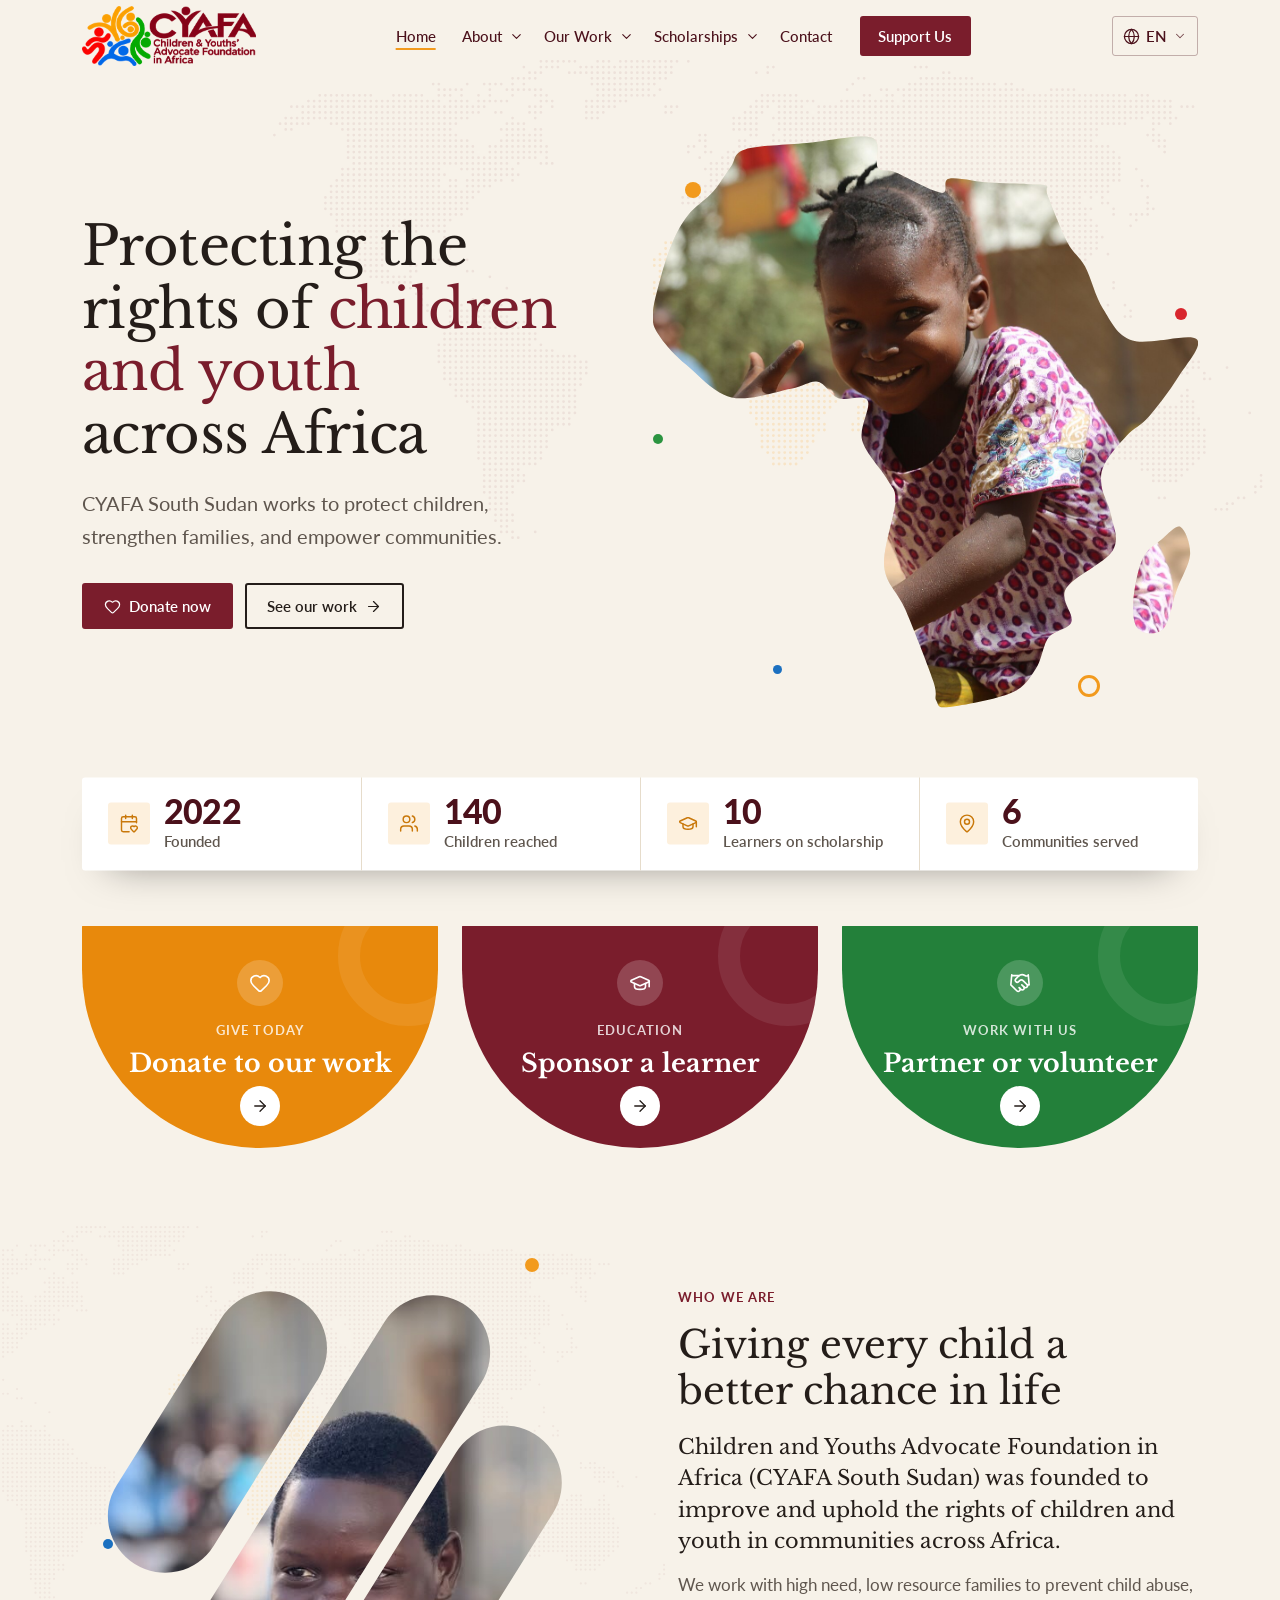
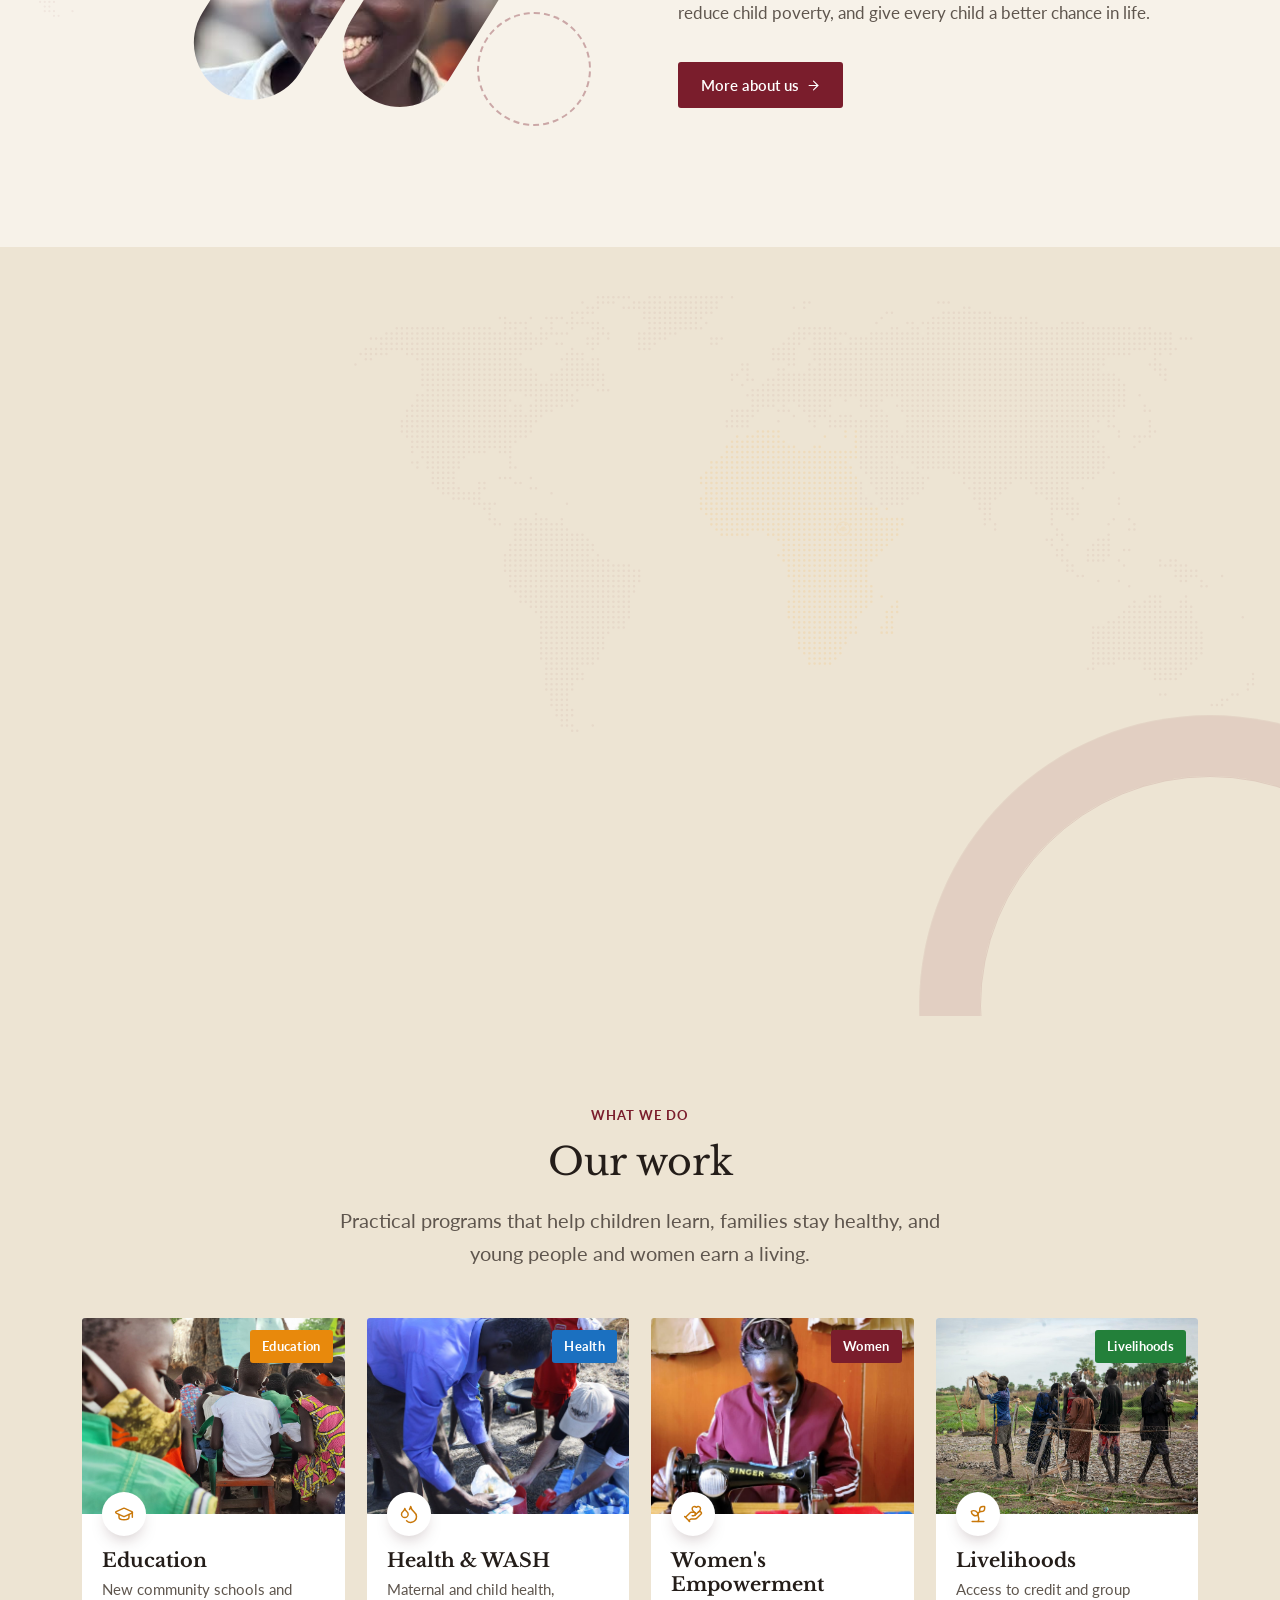
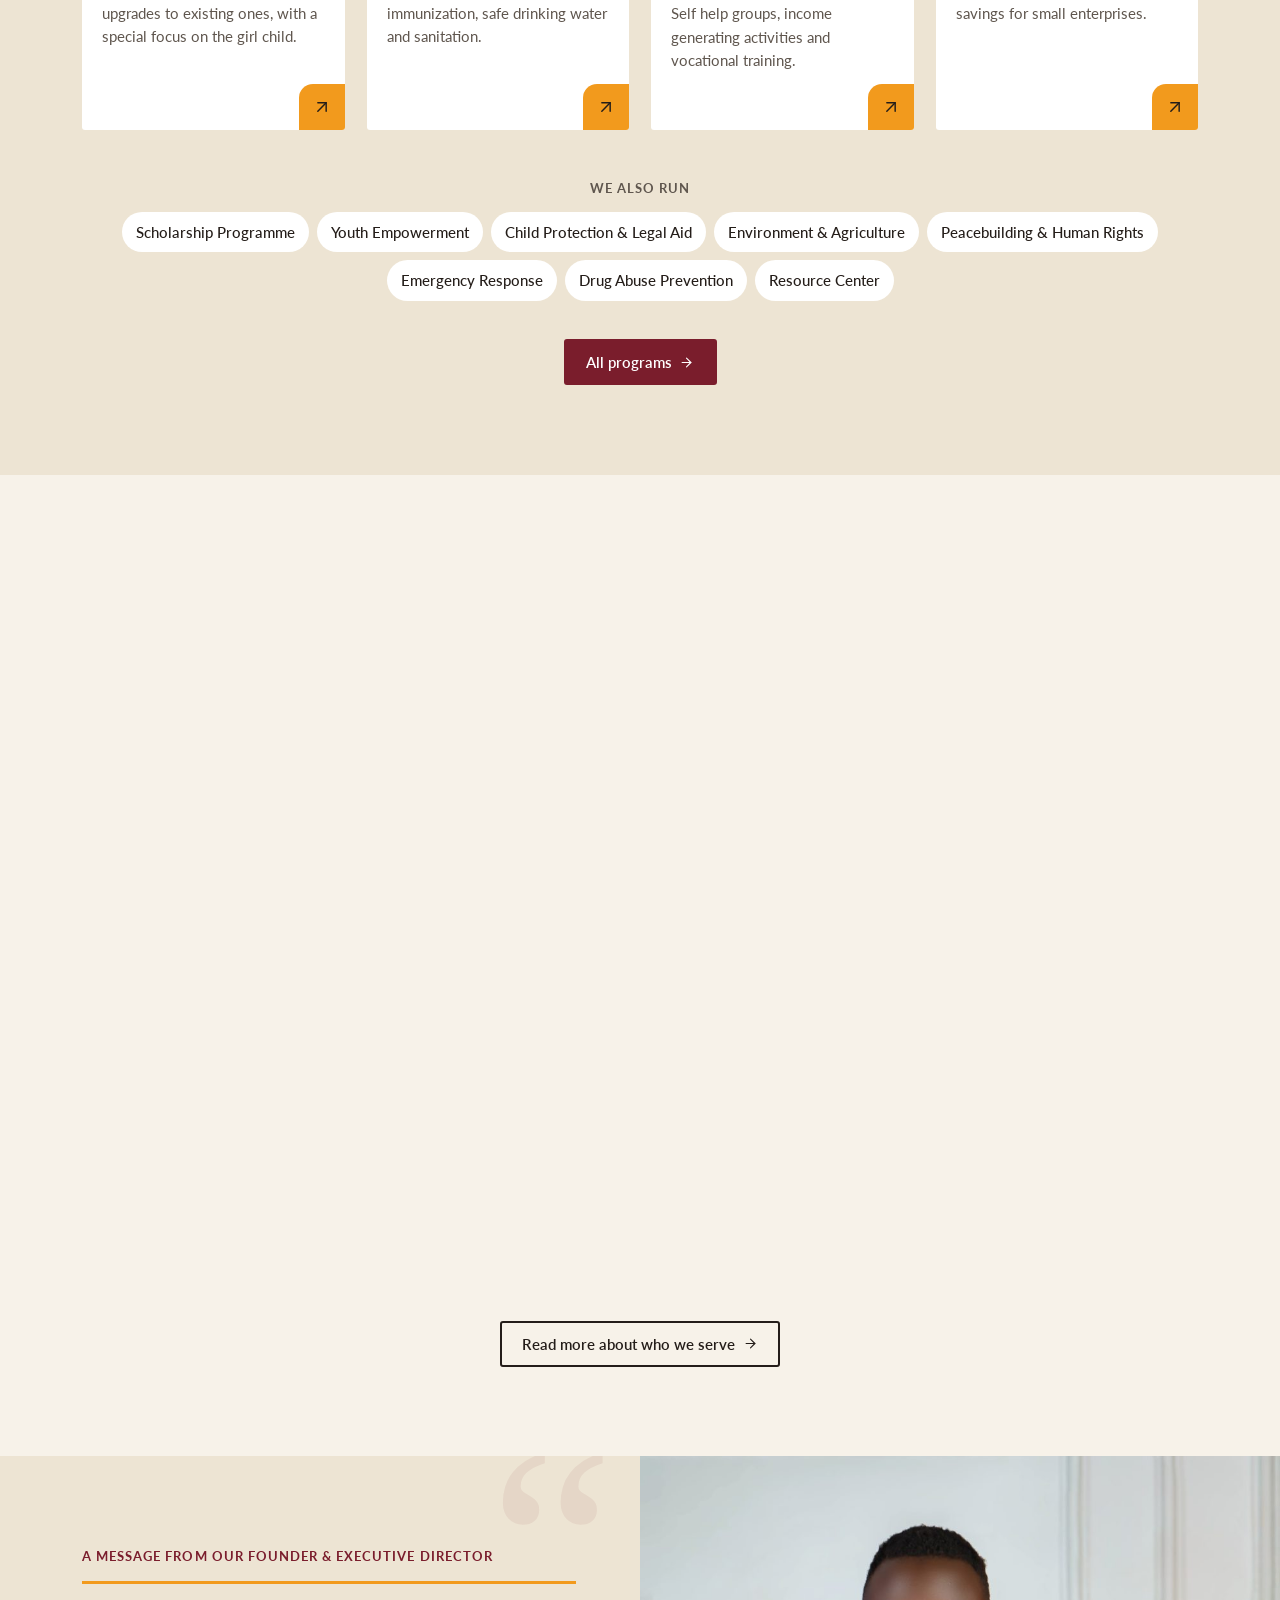
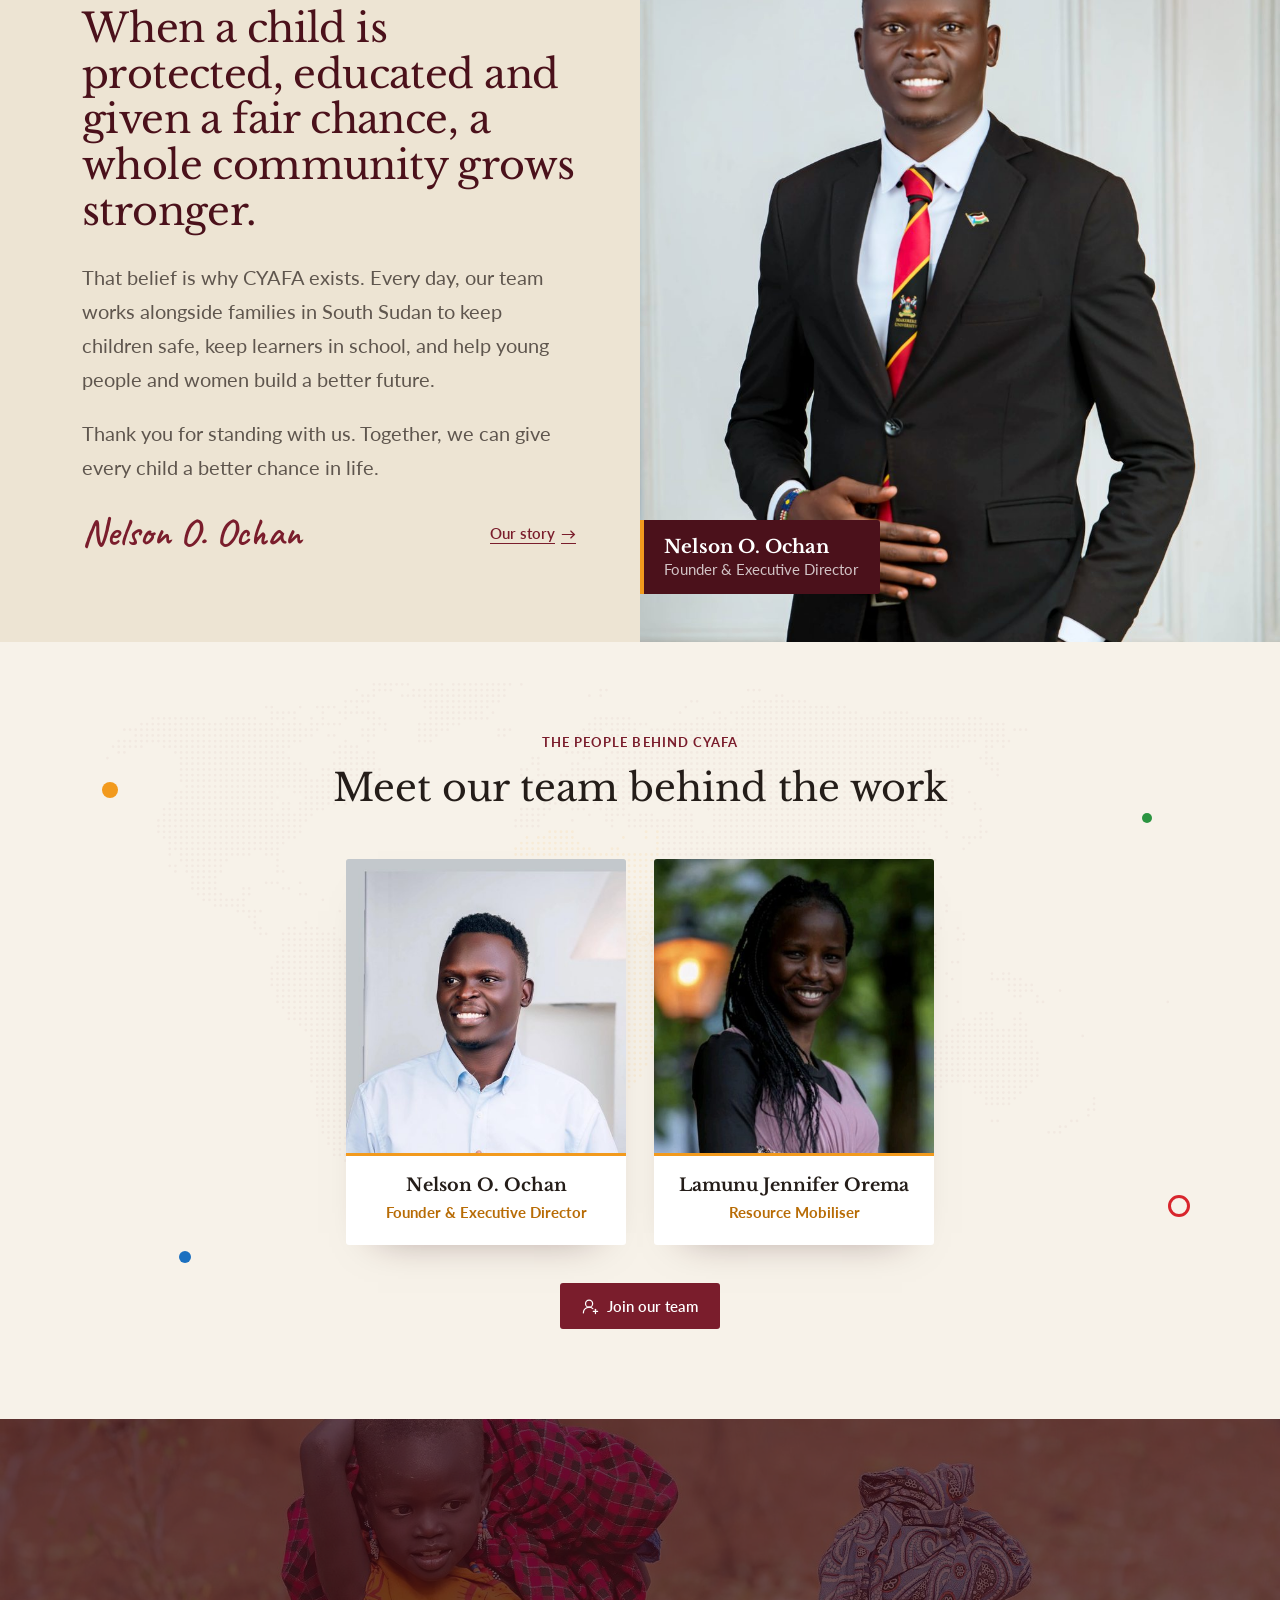
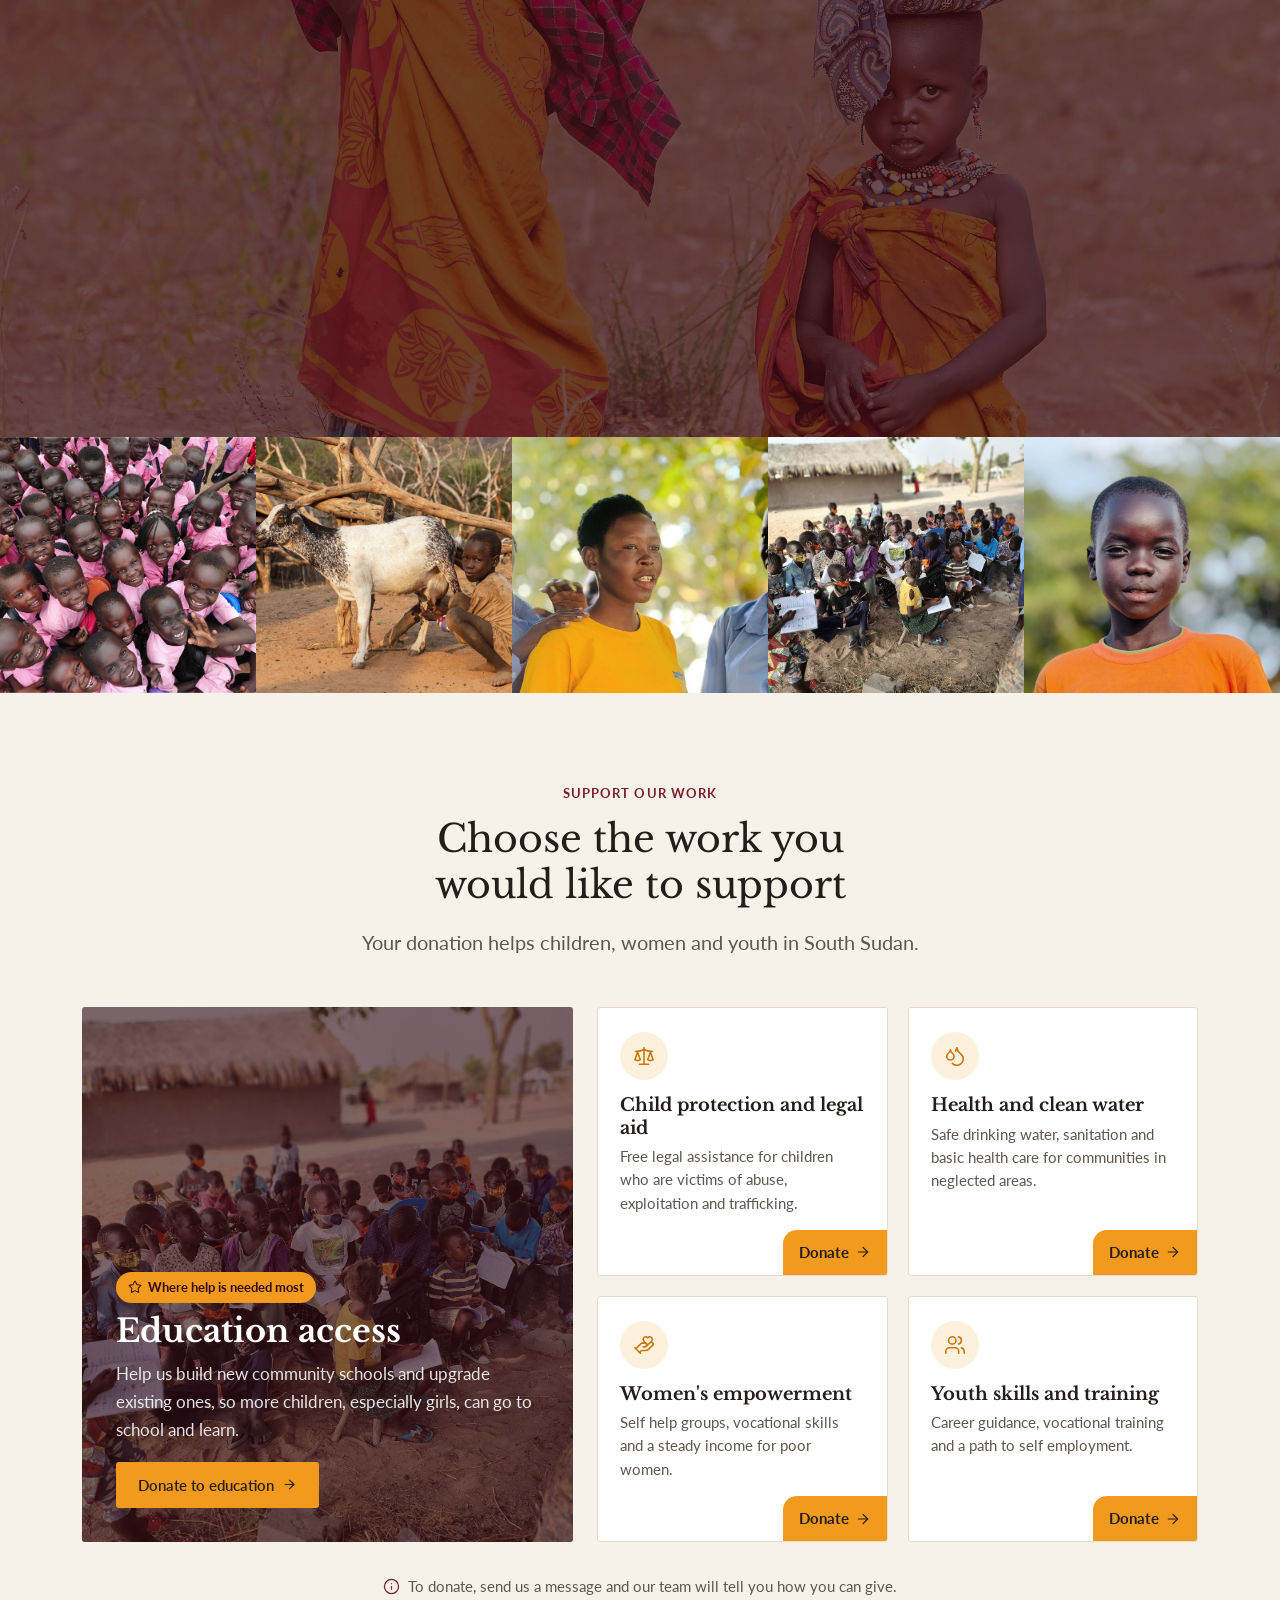
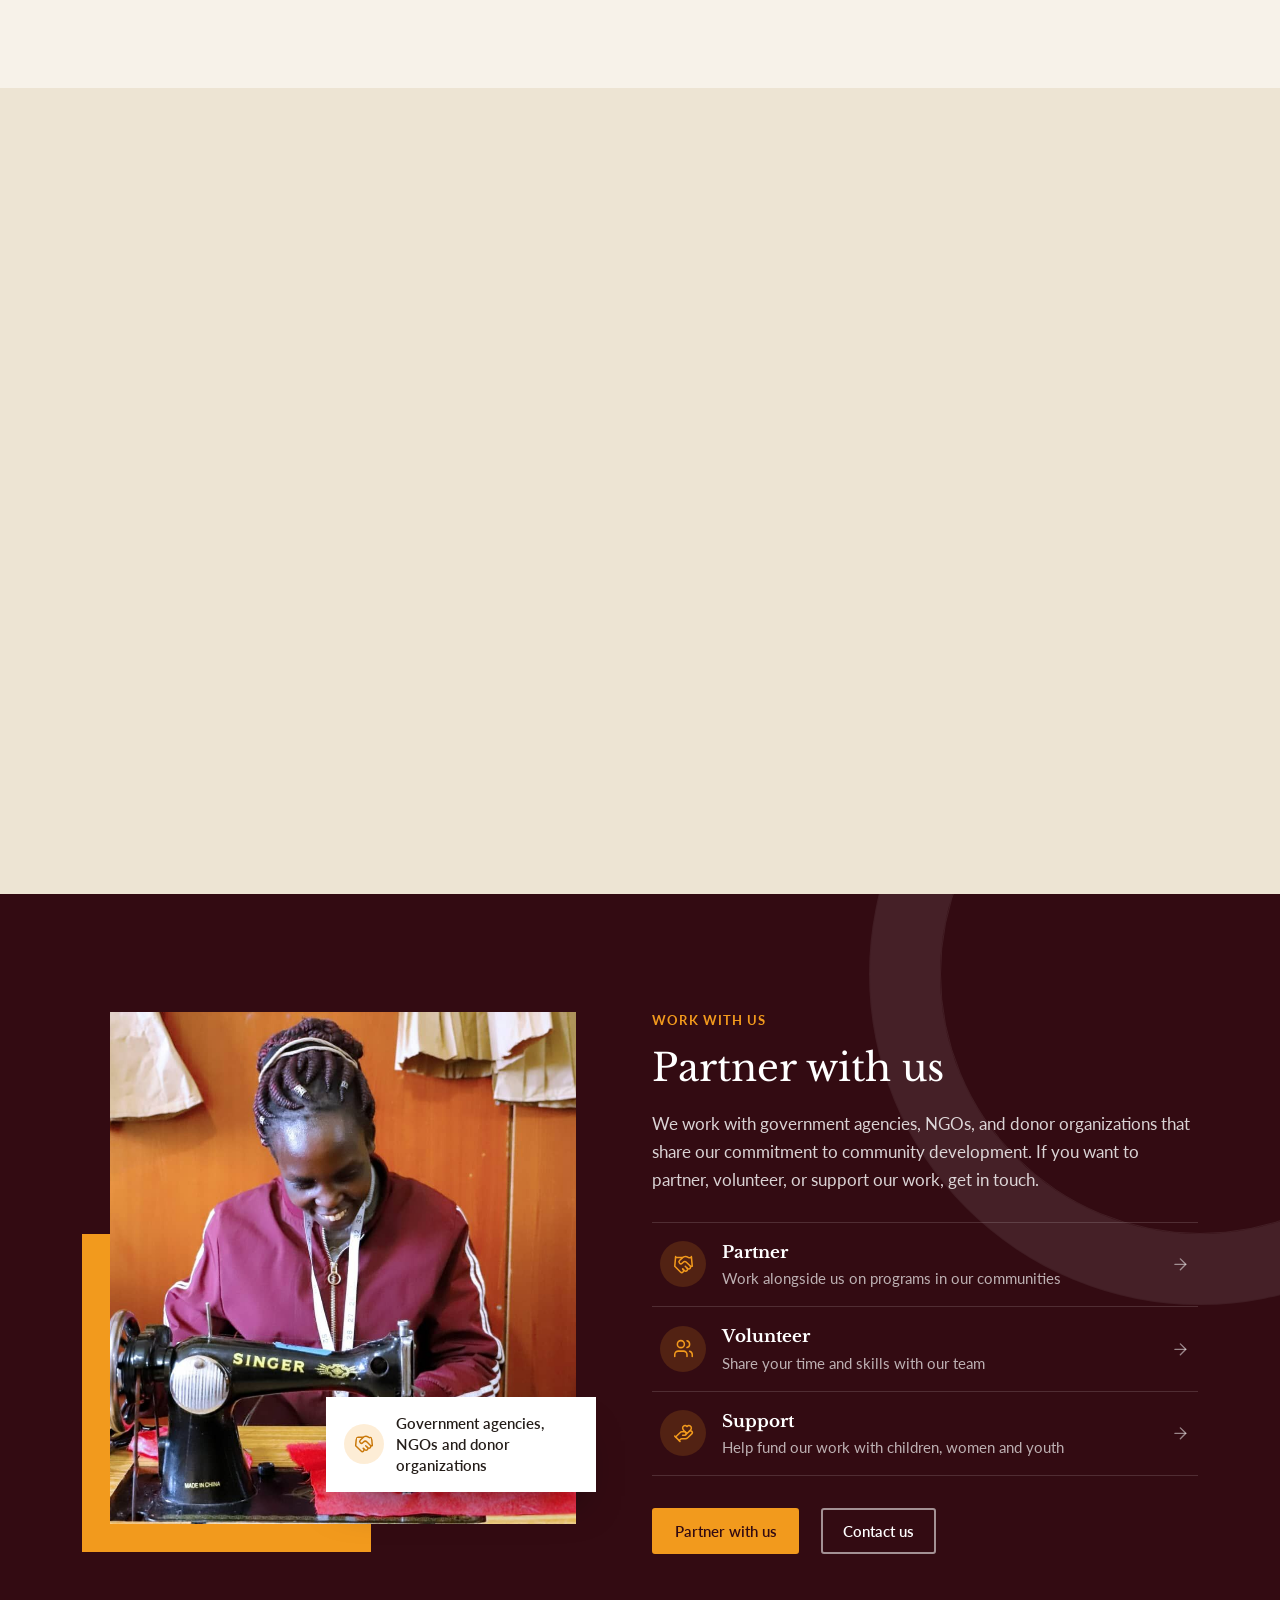
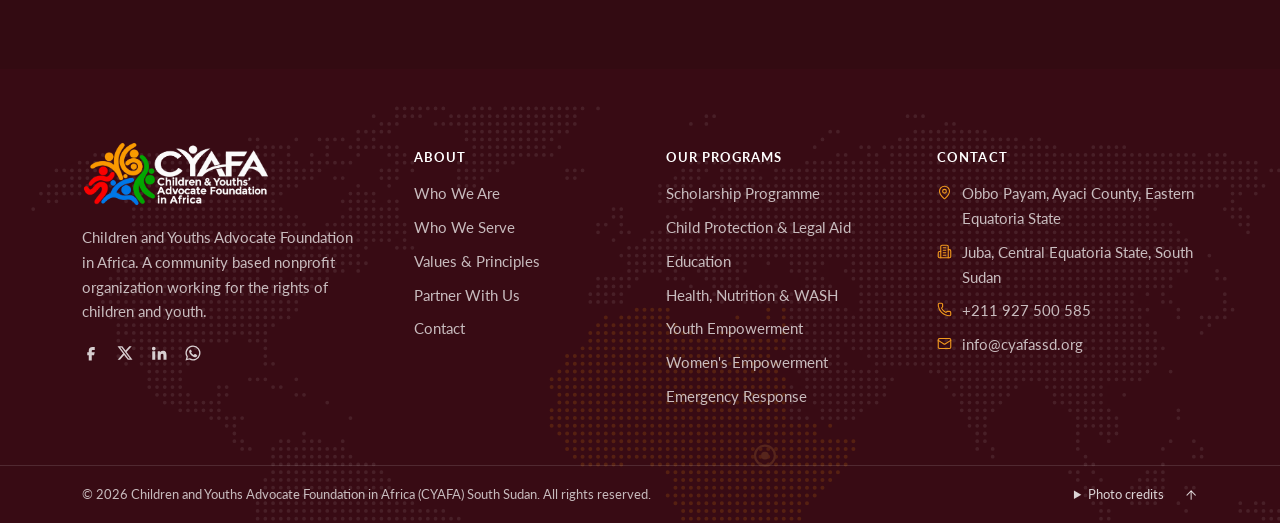
<file: index.html>
<!DOCTYPE html>
<html lang="en">
<head>
  <meta charset="UTF-8">
  <meta name="viewport" content="width=device-width, initial-scale=1.0">
  <title>CYAFA South Sudan | Children and Youths Advocate Foundation in Africa</title>
  <meta name="description" content="CYAFA South Sudan is a community based nonprofit working to protect children, strengthen families, and empower communities.">
  <meta name="theme-color" content="#5a1421">
  <meta name="color-scheme" content="only light">
  <link rel="icon" href="favicon.ico" sizes="any">
  <link rel="icon" type="image/png" sizes="32x32" href="favicon-32x32.png">
  <link rel="icon" type="image/png" sizes="16x16" href="favicon-16x16.png">
  <link rel="apple-touch-icon" href="apple-touch-icon.png">
  <link rel="manifest" href="site.webmanifest">
  <link rel="preconnect" href="https://fonts.googleapis.com">
  <link rel="preconnect" href="https://fonts.gstatic.com" crossorigin>
  <link href="https://fonts.googleapis.com/css2?family=Lato:wght@400;700;900&family=Libre+Baskerville:wght@400;700&family=Caveat:wght@600&display=swap" rel="stylesheet">
  <link rel="stylesheet" href="styles.css?v=106">
</head>
<body>

  <!-- HEADER -->
  <header class="site-header on-light" id="top">
    <div class="mainbar">
      <div class="container mainbar-inner">
        <a href="./" class="brand" aria-label="CYAFA South Sudan home">
          <img src="images/cyafa-logo-light.png" alt="CYAFA South Sudan" class="brand-logo logo-light" width="523" height="180">
          <img src="images/cyafa-logo-color.png" alt="" class="brand-logo logo-color" width="523" height="180" aria-hidden="true">
        </a>
        <nav id="site-nav" class="site-nav" aria-label="Main">
          <a href="./" class="nav-link" aria-current="page">Home</a>

          <div class="nav-item has-sub">
            <a href="about/" class="nav-link">About</a>
            <button class="sub-toggle" aria-expanded="false" aria-controls="mega-about" aria-label="Show About pages"><i data-lucide="chevron-down"></i></button>
            <div class="mega" id="mega-about">
              <div class="container mega-inner mega-about">
                <div class="mega-col">
                  <p class="mega-title">About us</p>
                  <ul class="mega-links">
                <li><a href="about/"><span class="sub-ic"><i data-lucide="info"></i></span><span><strong>Who We Are</strong><small>Mission, vision and goal</small></span></a></li>
                <li><a href="serve/"><span class="sub-ic"><i data-lucide="users"></i></span><span><strong>Who We Serve</strong><small>Children, women and youth</small></span></a></li>
                <li><a href="values/"><span class="sub-ic"><i data-lucide="heart-handshake"></i></span><span><strong>Values &amp; Principles</strong><small>What guides our work</small></span></a></li>
                  </ul>
                </div>
                <a href="about/" class="mega-feature">
                  <img src="images/children-kimotong.jpg" alt="" loading="lazy">
                  <span class="mega-feature-text"><small>Our Mission</small>To advocate for the rights of children and youth in the most marginalized communities in Africa.</span>
                </a>
                <div class="mega-col mega-contact">
                  <p class="mega-title">Contact</p>
                  <p><strong>Mr. Odoch Nelson Ochan</strong><br>Founder &amp; Executive Director</p>
                  <p><a href="mailto:info@cyafassd.org">info@cyafassd.org</a><br><a href="tel:+211927500585">+211 927 500 585</a></p>
                  <a href="contact/" class="link-arrow">Contact us <i data-lucide="arrow-right"></i></a>
                </div>
              </div>
            </div>
          </div>

          <div class="nav-item has-sub">
            <a href="work/" class="nav-link">Our Work</a>
            <button class="sub-toggle" aria-expanded="false" aria-controls="mega-work" aria-label="Show programs"><i data-lucide="chevron-down"></i></button>
            <div class="mega" id="mega-work">
              <div class="container mega-inner mega-work">
                <div class="mega-col">
                  <p class="mega-title">Our programs</p>
                  <ul class="mega-programs">
                <li><a href="scholarship/"><i data-lucide="award"></i>Scholarship Programme</a></li>
                <li><a href="work/#education"><i data-lucide="graduation-cap"></i>Education</a></li>
                <li><a href="work/#health"><i data-lucide="heart-pulse"></i>Health, Nutrition &amp; WASH</a></li>
                <li><a href="work/#women"><i data-lucide="hand-heart"></i>Women's Empowerment</a></li>
                <li><a href="work/#youth"><i data-lucide="users"></i>Youth Empowerment</a></li>
                <li><a href="work/#livelihoods"><i data-lucide="piggy-bank"></i>Livelihoods</a></li>
                <li><a href="work/#environment"><i data-lucide="leaf"></i>Environment &amp; Agriculture</a></li>
                <li><a href="work/#legal-aid"><i data-lucide="scale"></i>Child Protection &amp; Legal Aid</a></li>
                <li><a href="work/#peacebuilding"><i data-lucide="landmark"></i>Peacebuilding &amp; Human Rights</a></li>
                <li><a href="work/#emergency"><i data-lucide="siren"></i>Emergency Response</a></li>
                <li><a href="work/#drug-abuse"><i data-lucide="shield-plus"></i>Drug Abuse Prevention</a></li>
                <li><a href="work/#resource-center"><i data-lucide="library"></i>Resource Center</a></li>
                  </ul>
                </div>
                <a href="work/" class="mega-feature">
                  <img src="images/education.jpg" alt="" loading="lazy">
                  <span class="mega-feature-text"><small>Our Work</small>See all programs <i data-lucide="arrow-right"></i></span>
                </a>
              </div>
            </div>
          </div>

          <div class="nav-item has-sub">
            <a href="scholarship/" class="nav-link">Scholarships</a>
            <button class="sub-toggle" aria-expanded="false" aria-controls="mega-scholarship" aria-label="Show Scholarship Programme sections"><i data-lucide="chevron-down"></i></button>
            <div class="mega" id="mega-scholarship">
              <div class="container mega-inner mega-scholar">
                <div class="mega-col">
                  <p class="mega-title">Scholarship Programme</p>
                  <ul class="mega-links mega-links-2">
                <li><a href="scholarship/#categories"><span class="sub-ic"><i data-lucide="layers"></i></span><span><strong>Scholarship Categories</strong><small>Eight areas of education support</small></span></a></li>
                <li><a href="scholarship/#eligibility"><span class="sub-ic"><i data-lucide="list-checks"></i></span><span><strong>Who Can Apply</strong><small>Eligibility and requirements</small></span></a></li>
                <li><a href="scholarship/#how-it-works"><span class="sub-ic"><i data-lucide="route"></i></span><span><strong>How It Works</strong><small>From application to selection</small></span></a></li>
                <li><a href="scholarship/#apply"><span class="sub-ic"><i data-lucide="message-square"></i></span><span><strong>Apply &amp; Enquiries</strong><small>Get official guidance</small></span></a></li>
                <li><a href="scholarship/#support"><span class="sub-ic"><i data-lucide="heart-handshake"></i></span><span><strong>Support a Student</strong><small>Sponsors and partners</small></span></a></li>
                <li><a href="scholarship/#download"><span class="sub-ic"><i data-lucide="file-down"></i></span><span><strong>Scholarship Framework</strong><small>Download the PDF</small></span></a></li>
                  </ul>
                </div>
                <a href="scholarship/" class="mega-feature">
                  <img src="images/scholarship/reading-800.jpg" alt="" loading="lazy">
                  <span class="mega-feature-text"><small>Scholarship Programme</small>Helping vulnerable children stay in school <i data-lucide="arrow-right"></i></span>
                </a>
              </div>
            </div>
          </div>
          <a href="contact/" class="nav-link">Contact</a>
          <a href="contact/#partner" class="btn btn-light nav-cta">Support Us</a>
          <div class="nav-extra">
            <a href="tel:+211927500585" class="nav-extra-line"><svg viewBox="0 0 24 24" aria-hidden="true"><path d="M6.62 10.79c1.44 2.83 3.76 5.14 6.59 6.59l2.2-2.2c.27-.27.67-.36 1.02-.24 1.12.37 2.33.57 3.57.57.55 0 1 .45 1 1V20c0 .55-.45 1-1 1-9.39 0-17-7.61-17-17 0-.55.45-1 1-1h3.5c.55 0 1 .45 1 1 0 1.25.2 2.45.57 3.57.11.35.03.74-.25 1.02l-2.2 2.2z"/></svg>+211 927 500 585</a>
            <a href="mailto:info@cyafassd.org" class="nav-extra-line"><svg viewBox="0 0 24 24" aria-hidden="true"><path d="M20 4H4c-1.1 0-1.99.9-1.99 2L2 18c0 1.1.9 2 2 2h16c1.1 0 2-.9 2-2V6c0-1.1-.9-2-2-2zm0 4l-8 5-8-5V6l8 5 8-5v2z"/></svg>info@cyafassd.org</a>
            <div class="nav-extra-social" aria-label="Social media">
              <!-- TODO: replace # with CYAFA's real social media links -->
              <a href="#" aria-label="Facebook"><svg viewBox="0 0 24 24"><path d="M14 8h3V4h-3a5 5 0 0 0-5 5v2H7v4h2v7h4v-7h3l1-4h-4V9a1 1 0 0 1 1-1z"/></svg></a>
              <a href="#" aria-label="X (Twitter)"><svg viewBox="0 0 24 24"><path d="M17.8 3h3.1l-6.8 7.8L22 21h-6.2l-4.9-6.4L5.3 21H2.2l7.3-8.3L2 3h6.4l4.4 5.8L17.8 3zm-1.1 16.2h1.7L7.4 4.7H5.6l11.1 14.5z"/></svg></a>
              <a href="#" aria-label="LinkedIn"><svg viewBox="0 0 24 24"><path d="M4.98 3.5a2.5 2.5 0 1 1 0 5 2.5 2.5 0 0 1 0-5zM3 9.5h4V21H3V9.5zm6.5 0h3.8v1.6h.1c.5-1 1.8-2 3.8-2 4 0 4.8 2.6 4.8 6V21h-4v-5.1c0-1.2 0-2.8-1.7-2.8s-2 1.3-2 2.7V21h-4V9.5z"/></svg></a>
              <a href="https://wa.me/211927500585" aria-label="WhatsApp"><svg viewBox="0 0 24 24"><path d="M12 2a10 10 0 0 0-8.6 15.1L2 22l5-1.3A10 10 0 1 0 12 2zm0 18.2a8.2 8.2 0 0 1-4.2-1.1l-.3-.2-3 .8.8-2.9-.2-.3A8.2 8.2 0 1 1 12 20.2zm4.5-6.1c-.2-.1-1.5-.7-1.7-.8-.2-.1-.4-.1-.6.1l-.8 1c-.1.2-.3.2-.5.1a6.7 6.7 0 0 1-3.3-2.9c-.3-.4.2-.4.7-1.4.1-.2 0-.3 0-.4l-.8-1.8c-.2-.5-.4-.4-.6-.4h-.5a1 1 0 0 0-.7.3 3 3 0 0 0-.9 2.2 5.2 5.2 0 0 0 1.1 2.8 11.9 11.9 0 0 0 4.6 4c1.7.7 2.4.8 3.2.7.5-.1 1.5-.6 1.8-1.2.2-.6.2-1.1.1-1.2l-.4-.3z"/></svg></a>
            </div>
          </div>
        </nav>
        <div class="lang" translate="no">
          <button class="lang-btn" type="button" aria-expanded="false" aria-controls="lang-list" aria-label="Choose language"><i data-lucide="globe"></i><span class="lang-cur">EN</span><i data-lucide="chevron-down"></i></button>
          <ul class="lang-list" id="lang-list">
            <li><button type="button" data-lang="en" lang="en"><span>English</span><small>EN</small></button></li>
            <li><button type="button" data-lang="fr" lang="fr"><span>Français</span><small>FR</small></button></li>
            <li><button type="button" data-lang="de" lang="de"><span>Deutsch</span><small>DE</small></button></li>
            <li><button type="button" data-lang="es" lang="es"><span>Español</span><small>ES</small></button></li>
            <li><button type="button" data-lang="no" lang="no"><span>Norsk</span><small>NO</small></button></li>
            <li class="lang-sep">More languages</li>
            <li><button type="button" data-lang="ar" lang="ar"><span>العربية</span><small>AR</small></button></li>
            <li><button type="button" data-lang="pt" lang="pt"><span>Português</span><small>PT</small></button></li>
            <li><button type="button" data-lang="it" lang="it"><span>Italiano</span><small>IT</small></button></li>
            <li><button type="button" data-lang="nl" lang="nl"><span>Nederlands</span><small>NL</small></button></li>
            <li><button type="button" data-lang="sw" lang="sw"><span>Kiswahili</span><small>SW</small></button></li>
            <li><button type="button" data-lang="sv" lang="sv"><span>Svenska</span><small>SV</small></button></li>
            <li><button type="button" data-lang="zh-CN" lang="zh-CN"><span>中文</span><small>ZH</small></button></li>
            <li><button type="button" data-lang="ja" lang="ja"><span>日本語</span><small>JA</small></button></li>
            <li><button type="button" data-lang="ko" lang="ko"><span>한국어</span><small>KO</small></button></li>
            <li class="lang-note">Automatic translation by Google</li>
          </ul>
        </div>
        <div id="google_translate_element" hidden></div>
        <button class="nav-toggle" aria-expanded="false" aria-controls="site-nav" aria-label="Open menu">
          <span class="nav-toggle-lines"><span></span><span></span><span></span></span>
        </button>
      </div>
    </div>
  </header>

  <main>
    <section class="hero">
      <div class="container hero-grid">
        <div class="hero-copy">
          <h1>Protecting the rights of <em>children and youth</em> across Africa</h1>
          <p class="lead">CYAFA South Sudan works to protect children, strengthen families, and empower communities.</p>
          <div class="hero-actions">
            <a href="#donate" class="btn btn-primary"><i data-lucide="heart"></i> Donate now</a>
            <a href="work/" class="btn btn-outline-dark">See our work <i data-lucide="arrow-right"></i></a>
          </div>
        </div>
        <div class="hero-art" aria-hidden="true">
          <div class="africa">
            <img src="images/hero/protect.jpg" alt="" class="active" fetchpriority="high" style="object-position: 60% 35%">
            <img src="images/hero/education.jpg" alt="" loading="lazy" style="object-position: 58% 30%">
            <img src="images/hero/youth.jpg" alt="" loading="lazy" style="object-position: 70% 40%">
          </div>
          <span class="dot dot-1"></span><span class="dot dot-2"></span><span class="dot dot-3"></span><span class="dot dot-4"></span><span class="dot dot-5"></span>
        </div>
      </div>
      <svg class="clip-defs" width="0" height="0" aria-hidden="true" focusable="false"><defs><clipPath id="africa-clip" clipPathUnits="objectBoundingBox"><path d="M0.1696,0.0234C0.1928,0.0166 0.2440,0.0159 0.2826,0.0124C0.3213,0.0090 0.3797,-0.0044 0.4014,0.0028C0.4232,0.0099 0.4058,0.0451 0.4130,0.0552C0.4203,0.0653 0.4256,0.0561 0.4449,0.0634C0.4643,0.0708 0.5126,0.0975 0.5290,0.0993C0.5454,0.1011 0.5290,0.0775 0.5435,0.0745C0.5580,0.0715 0.5918,0.0798 0.6159,0.0814C0.6401,0.0830 0.6708,0.0832 0.6884,0.0841C0.7060,0.0851 0.7157,0.0834 0.7217,0.0869C0.7278,0.0903 0.7181,0.0883 0.7246,0.1048C0.7312,0.1214 0.7495,0.1657 0.7609,0.1862C0.7722,0.2067 0.7819,0.2083 0.7928,0.2276C0.8036,0.2469 0.8116,0.2805 0.8261,0.3021C0.8406,0.3237 0.8512,0.3485 0.8797,0.3572C0.9082,0.3660 0.9831,0.3439 0.9971,0.3545C1.0111,0.3651 0.9783,0.3982 0.9638,0.4207C0.9493,0.4432 0.9258,0.4726 0.9101,0.4897C0.8944,0.5067 0.8831,0.5090 0.8696,0.5228C0.8560,0.5366 0.8367,0.5577 0.8290,0.5724C0.8213,0.5871 0.8213,0.5961 0.8232,0.6110C0.8251,0.6260 0.8372,0.6432 0.8406,0.6621C0.8440,0.6809 0.8572,0.7028 0.8435,0.7241C0.8297,0.7455 0.7705,0.7697 0.7580,0.7903C0.7454,0.8110 0.7734,0.8340 0.7681,0.8483C0.7628,0.8625 0.7370,0.8623 0.7261,0.8759C0.7152,0.8894 0.7143,0.9136 0.7029,0.9297C0.6915,0.9457 0.6845,0.9611 0.6580,0.9724C0.6314,0.9837 0.5664,0.9949 0.5435,0.9972C0.5205,0.9995 0.5251,0.9938 0.5203,0.9862C0.5155,0.9786 0.5239,0.9782 0.5145,0.9517C0.5051,0.9253 0.4787,0.8609 0.4638,0.8276C0.4488,0.7943 0.4278,0.7832 0.4246,0.7517C0.4215,0.7202 0.4440,0.6639 0.4449,0.6386C0.4459,0.6133 0.4406,0.6179 0.4304,0.6000C0.4203,0.5821 0.3901,0.5540 0.3841,0.5310C0.3780,0.5080 0.4014,0.4743 0.3942,0.4621C0.3870,0.4499 0.3558,0.4634 0.3406,0.4579C0.3254,0.4524 0.3174,0.4317 0.3029,0.4290C0.2884,0.4262 0.2800,0.4368 0.2536,0.4414C0.2273,0.4460 0.1768,0.4634 0.1449,0.4566C0.1130,0.4497 0.0841,0.4175 0.0623,0.4000C0.0406,0.3825 0.0249,0.3660 0.0145,0.3517C0.0041,0.3375 0.0000,0.3317 0.0000,0.3145C0.0000,0.2972 0.0085,0.2697 0.0145,0.2483C0.0205,0.2269 0.0278,0.2046 0.0362,0.1862C0.0447,0.1678 0.0527,0.1529 0.0652,0.1379C0.0778,0.1230 0.0986,0.1106 0.1116,0.0966C0.1246,0.0825 0.1338,0.0660 0.1435,0.0538C0.1531,0.0416 0.1464,0.0303 0.1696,0.0234Z"/><path d="M0.9681,0.6828C0.9766,0.6874 0.9867,0.7126 0.9855,0.7310C0.9843,0.7494 0.9691,0.7715 0.9609,0.7931C0.9527,0.8147 0.9478,0.8492 0.9362,0.8607C0.9246,0.8722 0.9005,0.8699 0.8913,0.8621C0.8821,0.8543 0.8800,0.8345 0.8812,0.8138C0.8824,0.7931 0.8896,0.7563 0.8986,0.7379C0.9075,0.7195 0.9232,0.7126 0.9348,0.7034C0.9464,0.6943 0.9597,0.6782 0.9681,0.6828Z"/></clipPath></defs></svg>
    </section>

    <section class="metrics" aria-label="CYAFA at a glance">
      <div class="container">
        <ul class="metric-row">
          <li class="metric">
            <span class="metric-ic"><i data-lucide="calendar-heart"></i></span>
            <strong class="metric-num"><span class="count" data-to="2022" data-plain>2022</span></strong>
            <span class="metric-label">Founded</span>
            <span class="metric-note">Serving children and youth in South Sudan</span>
          </li>
          <li class="metric">
            <span class="metric-ic"><i data-lucide="users"></i></span>
            <strong class="metric-num"><span class="count" data-to="140">140</span></strong>
            <span class="metric-label">Children reached</span>
            <span class="metric-note">Through our programmes so far</span>
          </li>
          <li class="metric">
            <span class="metric-ic"><i data-lucide="graduation-cap"></i></span>
            <strong class="metric-num"><span class="count" data-to="10">10</span></strong>
            <span class="metric-label">Learners on scholarship</span>
            <span class="metric-note">Primary and secondary learners in Magwi County</span>
          </li>
          <li class="metric">
            <span class="metric-ic"><i data-lucide="map-pin"></i></span>
            <strong class="metric-num"><span class="count" data-to="6">6</span></strong>
            <span class="metric-label">Communities served</span>
            <span class="metric-note">Where our programmes are active</span>
          </li>
        </ul>
      </div>
    </section>

    <section class="actions-row" aria-label="Ways to help">
      <div class="container action-tiles">
        <a href="contact/?topic=Donation&amp;cause=General%20support#message" class="action-tile at-orange">
          <span class="at-ic"><i data-lucide="heart"></i></span>
          <small>Give today</small>
          <strong>Donate to our work</strong>
          <span class="at-go"><i data-lucide="arrow-right"></i></span>
        </a>
        <a href="scholarship/#support" class="action-tile at-maroon">
          <span class="at-ic"><i data-lucide="graduation-cap"></i></span>
          <small>Education</small>
          <strong>Sponsor a learner</strong>
          <span class="at-go"><i data-lucide="arrow-right"></i></span>
        </a>
        <a href="contact/#partner" class="action-tile at-green">
          <span class="at-ic"><i data-lucide="handshake"></i></span>
          <small>Work with us</small>
          <strong>Partner or volunteer</strong>
          <span class="at-go"><i data-lucide="arrow-right"></i></span>
        </a>
      </div>
    </section>

    <section class="section intro" id="intro">
      <div class="container intro-split">
        <div class="capsules" aria-hidden="true">
          <img src="images/scholarship/learners/learner-1.jpg" alt="" loading="lazy">
          <span class="dot dot-6"></span><span class="dot dot-7"></span><span class="cap-ring"></span>
        </div>
        <div class="intro-copy">
          <p class="kicker">Who we are</p>
          <h2>Giving every child a better chance in life</h2>
          <p class="intro-text">Children and Youths Advocate Foundation in Africa (CYAFA South Sudan) was founded to improve and uphold the rights of children and youth in communities across Africa.</p>
          <p class="muted">We work with high need, low resource families to prevent child abuse, reduce child poverty, and give every child a better chance in life.</p>
          <a href="about/" class="btn btn-primary">More about us <i data-lucide="arrow-right"></i></a>
        </div>
      </div>
    </section>

    <section class="section project" id="ongoing-project">
      <div class="container project-cards">
        <article class="pc pc-main">
          <p class="project-status"><span class="pulse" aria-hidden="true"></span>Live<span class="sep" aria-hidden="true"></span>Ongoing project</p>
          <h2>Scholarship And Education Support For <em>Primary And Secondary Learners</em> In Magwi County</h2>
          <p class="project-lead">We are helping vulnerable learners in Magwi County stay in school, including orphans and children from families facing financial hardship.</p>
          <div class="hero-actions">
            <a href="scholarship/" class="btn btn-primary">About the programme <i data-lucide="arrow-right"></i></a>
            <a href="scholarship/#support" class="btn btn-outline-dark"><i data-lucide="heart"></i> Support a student</a>
          </div>
        </article>

        <figure class="pc pc-photo learner-show" aria-roledescription="carousel" aria-label="Learners in the scholarship programme">
          <div class="show-stage">
            <div class="show-slides" aria-live="polite">
              <img src="images/scholarship/learners/learner-1.jpg" alt="A smiling boy in a white school shirt" class="active" loading="lazy" width="608" height="1080">
              <img src="images/scholarship/learners/learner-2.jpg" alt="A boy in a school shirt carrying a backpack" loading="lazy" width="810" height="1080">
              <img src="images/scholarship/learners/learner-3.jpg" alt="A young woman in a yellow T-shirt speaking with others" loading="lazy" width="810" height="1080">
              <img src="images/scholarship/learners/learner-4.jpg" alt="A boy in an orange T-shirt outdoors" loading="lazy" width="810" height="1080">
            </div>
            <div class="show-badge"><strong>10</strong><span>learners on<br>scholarship</span></div>
            <div class="show-nav">
              <button class="show-arrow" data-dir="-1" aria-label="Previous photo"><i data-lucide="arrow-left"></i></button>
              <span class="show-count"><strong>1</strong> / 4</span>
              <button class="show-arrow" data-dir="1" aria-label="Next photo"><i data-lucide="arrow-right"></i></button>
            </div>
          </div>
          <div class="show-thumbs">
            <button class="show-thumb active" aria-label="Show photo 1 of 4" aria-current="true"><img src="images/scholarship/learners/learner-1-thumb.jpg" alt="" loading="lazy"><span class="show-bar"></span></button>
            <button class="show-thumb" aria-label="Show photo 2 of 4"><img src="images/scholarship/learners/learner-2-thumb.jpg" alt="" loading="lazy"><span class="show-bar"></span></button>
            <button class="show-thumb" aria-label="Show photo 3 of 4"><img src="images/scholarship/learners/learner-3-thumb.jpg" alt="" loading="lazy"><span class="show-bar"></span></button>
            <button class="show-thumb" aria-label="Show photo 4 of 4"><img src="images/scholarship/learners/learner-4-thumb.jpg" alt="" loading="lazy"><span class="show-bar"></span></button>
          </div>
          <figcaption>Learners supported through the programme, Magwi County</figcaption>
        </figure>

        <div class="pc pc-fact"><i data-lucide="map-pin"></i><strong>Where</strong><span>Magwi County, Eastern Equatoria</span></div>
        <div class="pc pc-fact"><i data-lucide="school"></i><strong>Who</strong><span>Primary and secondary learners</span></div>
        <div class="pc pc-fact"><i data-lucide="backpack"></i><strong>Support</strong><span>Fees, uniforms, books and exam costs</span></div>
      </div>
    </section>

    <section class="section section-sand work">
      <div class="container">
        <div class="section-head center">
          <p class="kicker">What we do</p>
          <h2>Our work</h2>
          <p>Practical programs that help children learn, families stay healthy, and young people and women earn a living.</p>
        </div>
        <div class="camp-grid">
          <a href="work/#education" class="camp">
            <span class="camp-img"><img src="images/education.jpg" alt="Children learning outdoors under a tree" loading="lazy"><span class="camp-flag t-orange">Education</span></span>
            <span class="camp-body">
              <span class="camp-tag"><i data-lucide="graduation-cap"></i></span>
              <strong>Education</strong>
              <span class="camp-text">New community schools and upgrades to existing ones, with a special focus on the girl child.</span>
            </span>
            <span class="camp-go" aria-hidden="true"><i data-lucide="arrow-up-right"></i></span>
          </a>
          <a href="work/#health" class="camp">
            <span class="camp-img"><img src="images/health-wash.jpg" alt="A volunteer preparing a chlorine solution to make water safe" loading="lazy"><span class="camp-flag t-blue">Health</span></span>
            <span class="camp-body">
              <span class="camp-tag"><i data-lucide="droplets"></i></span>
              <strong>Health &amp; WASH</strong>
              <span class="camp-text">Maternal and child health, immunization, safe drinking water and sanitation.</span>
            </span>
            <span class="camp-go" aria-hidden="true"><i data-lucide="arrow-up-right"></i></span>
          </a>
          <a href="work/#women" class="camp">
            <span class="camp-img"><img src="images/women-tailoring.jpg" alt="A young woman sewing on a tailoring machine" loading="lazy" style="object-position: center 30%"><span class="camp-flag t-maroon">Women</span></span>
            <span class="camp-body">
              <span class="camp-tag"><i data-lucide="hand-heart"></i></span>
              <strong>Women's Empowerment</strong>
              <span class="camp-text">Self help groups, income generating activities and vocational training.</span>
            </span>
            <span class="camp-go" aria-hidden="true"><i data-lucide="arrow-up-right"></i></span>
          </a>
          <a href="work/#livelihoods" class="camp">
            <span class="camp-img"><img src="images/livelihoods-fishing.jpg" alt="Young men preparing fishing nets" loading="lazy"><span class="camp-flag t-green">Livelihoods</span></span>
            <span class="camp-body">
              <span class="camp-tag"><i data-lucide="sprout"></i></span>
              <strong>Livelihoods</strong>
              <span class="camp-text">Access to credit and group savings for small enterprises.</span>
            </span>
            <span class="camp-go" aria-hidden="true"><i data-lucide="arrow-up-right"></i></span>
          </a>
        </div>
        <p class="chips-title">We also run</p>
        <ul class="chips">
          <li><a href="scholarship/">Scholarship Programme</a></li>
          <li><a href="work/#youth">Youth Empowerment</a></li>
          <li><a href="work/#legal-aid">Child Protection &amp; Legal Aid</a></li>
          <li><a href="work/#environment">Environment &amp; Agriculture</a></li>
          <li><a href="work/#peacebuilding">Peacebuilding &amp; Human Rights</a></li>
          <li><a href="work/#emergency">Emergency Response</a></li>
          <li><a href="work/#drug-abuse">Drug Abuse Prevention</a></li>
          <li><a href="work/#resource-center">Resource Center</a></li>
        </ul>
        <div class="center-btn"><a href="work/" class="btn btn-primary">All programs <i data-lucide="arrow-right"></i></a></div>
      </div>
    </section>

    <section class="section serve">
      <div class="container">
        <div class="section-head center">
          <p class="kicker">Who we serve</p>
          <h2>Children, women and youth</h2>
        </div>
        <div class="arches">
          <figure class="arch arch-orange">
            <div class="arch-img"><img src="images/children-yambio.jpg" alt="A group of children standing together in Yambio, Western Equatoria" loading="lazy"><span class="arch-ic"><i data-lucide="baby"></i></span></div>
            <figcaption><h3>Children</h3><p>We support healthy personality development, vocational skills, and professional development for long term sustainability.</p></figcaption>
          </figure>
          <figure class="arch arch-maroon">
            <div class="arch-img"><img src="images/woman-portrait.jpg" alt="A Mundari woman in Terekeka" loading="lazy" style="object-position: center 25%"><span class="arch-ic"><i data-lucide="user-round"></i></span></div>
            <figcaption><h3>Women</h3><p>We identify poor women and help them earn an income through self help groups, vocational training, and family welfare programs.</p></figcaption>
          </figure>
          <figure class="arch arch-green">
            <div class="arch-img"><img src="images/youth-students.jpg" alt="Secondary school students in Juba" loading="lazy"><span class="arch-ic"><i data-lucide="footprints"></i></span></div>
            <figcaption><h3>Youth</h3><p>We guide young people toward their goals, offer vocational training, create self employment opportunities, and encourage them to become role models.</p></figcaption>
          </figure>
        </div>
        <div class="center-btn"><a href="serve/" class="btn btn-outline-dark">Read more about who we serve <i data-lucide="arrow-right"></i></a></div>
      </div>
    </section>

    <section class="director" id="director">
      <div class="founder-text-col">
        <div class="founder-inner">
          <p class="kicker">A message from our Founder &amp; Executive Director</p>
          <!-- DRAFT message: please review and replace with the Founder & Executive Director's own words if needed -->
          <blockquote class="founder-quote">When a child is protected, educated and given a fair chance, a whole community grows stronger.</blockquote>
          <p class="founder-text">That belief is why CYAFA exists. Every day, our team works alongside families in South Sudan to keep children safe, keep learners in school, and help young people and women build a better future.</p>
          <p class="founder-text">Thank you for standing with us. Together, we can give every child a better chance in life.</p>
          <div class="founder-sign">
            <span class="signature" translate="no">Nelson O. Ochan</span>
            <a href="about/" class="text-link">Our story</a>
          </div>
        </div>
      </div>
      <figure class="founder-photo">
        <img src="images/team/nelson-ochan-1000.jpg" srcset="images/team/nelson-ochan-600.jpg 600w, images/team/nelson-ochan-1000.jpg 1000w" sizes="(max-width: 980px) 100vw, 50vw" alt="Nelson O. Ochan, Founder and Executive Director of CYAFA South Sudan" loading="lazy" width="1000" height="1250">
        <figcaption class="founder-plate"><strong>Nelson O. Ochan</strong>Founder &amp; Executive Director</figcaption>
      </figure>
    </section>

    <section class="section team" id="team">
      <span class="dot td-1"></span><span class="dot td-2"></span><span class="dot td-3"></span><span class="dot td-4"></span>
      <div class="container">
        <div class="section-head center">
          <p class="kicker">The people behind CYAFA</p>
          <h2>Meet our team behind the work</h2>
        </div>
        <ul class="tc-row">
          <li class="tcard-m">
            <div class="tc-photo"><img src="images/team/nelson-profile-480.jpg" alt="Nelson O. Ochan" loading="lazy" width="480" height="480">
              <div class="tc-social">
                <!-- TODO: replace # with Nelson O. Ochan's real Facebook, X and LinkedIn profile links -->
                <a href="#" aria-label="Nelson O. Ochan on Facebook"><svg viewBox="0 0 24 24" aria-hidden="true"><path d="M14 8h3V4h-3a5 5 0 0 0-5 5v2H7v4h2v7h4v-7h3l1-4h-4V9a1 1 0 0 1 1-1z"/></svg></a>
                <a href="#" aria-label="Nelson O. Ochan on X"><svg viewBox="0 0 24 24" aria-hidden="true"><path d="M17.8 3h3.1l-6.8 7.8L22 21h-6.2l-4.9-6.4L5.3 21H2.2l7.3-8.3L2 3h6.4l4.4 5.8L17.8 3zm-1.1 16.2h1.7L7.4 4.7H5.6l11.1 14.5z"/></svg></a>
                <a href="#" aria-label="Nelson O. Ochan on LinkedIn"><svg viewBox="0 0 24 24" aria-hidden="true"><path d="M4.98 3.5a2.5 2.5 0 1 1 0 5 2.5 2.5 0 0 1 0-5zM3 9.5h4V21H3V9.5zm6.5 0h3.8v1.6h.1c.5-1 1.8-2 3.8-2 4 0 4.8 2.6 4.8 6V21h-4v-5.1c0-1.2 0-2.8-1.7-2.8s-2 1.3-2 2.7V21h-4V9.5z"/></svg></a>
                <a href="https://wa.me/211927500585" aria-label="WhatsApp Nelson O. Ochan"><svg viewBox="0 0 24 24" aria-hidden="true"><path d="M12 2a10 10 0 0 0-8.6 15.1L2 22l5-1.3A10 10 0 1 0 12 2zm4.5 12.1c-.2-.1-1.5-.7-1.7-.8-.2-.1-.4-.1-.6.1l-.8 1c-.1.2-.3.2-.5.1a6.7 6.7 0 0 1-3.3-2.9c-.3-.4.2-.4.7-1.4.1-.2 0-.3 0-.4l-.8-1.8c-.2-.5-.4-.4-.6-.4h-.5a1 1 0 0 0-.7.3 3 3 0 0 0-.9 2.2 5.2 5.2 0 0 0 1.1 2.8 11.9 11.9 0 0 0 4.6 4c1.7.7 2.4.8 3.2.7.5-.1 1.5-.6 1.8-1.2.2-.6.2-1.1.1-1.2l-.4-.3z"/></svg></a>
                <a href="mailto:info@cyafassd.org" aria-label="Email Nelson O. Ochan"><svg viewBox="0 0 24 24" aria-hidden="true"><path d="M20 4H4c-1.1 0-2 .9-2 2v12c0 1.1.9 2 2 2h16c1.1 0 2-.9 2-2V6c0-1.1-.9-2-2-2zm0 4-8 5-8-5V6l8 5 8-5v2z"/></svg></a>
              </div>
            </div>
            <div class="tc-body"><h3 translate="no">Nelson O. Ochan</h3><p>Founder &amp; Executive Director</p></div>
          </li>
          <li class="tcard-m">
            <div class="tc-photo"><img src="images/team/lamunu-jennifer-orema-480.jpg" alt="Lamunu Jennifer Orema" loading="lazy" width="480" height="480">
              <div class="tc-social">
                <a href="mailto:info@cyafassd.org" aria-label="Email Lamunu Jennifer Orema"><svg viewBox="0 0 24 24" aria-hidden="true"><path d="M20 4H4c-1.1 0-2 .9-2 2v12c0 1.1.9 2 2 2h16c1.1 0 2-.9 2-2V6c0-1.1-.9-2-2-2zm0 4-8 5-8-5V6l8 5 8-5v2z"/></svg></a>
              </div>
            </div>
            <div class="tc-body"><h3 translate="no">Lamunu Jennifer Orema</h3><p>Resource Mobiliser</p></div>
          </li>
        </ul>
        <div class="center-btn"><a href="contact/?topic=Volunteering#message" class="btn btn-primary"><i data-lucide="user-round-plus"></i> Join our team</a></div>
      </div>
    </section>

    <section class="mission-band">
      <img src="images/children-kimotong.jpg" alt="" loading="lazy" style="object-position: center 35%">
      <div class="container">
        <span class="mb-ic"><i data-lucide="heart"></i></span>
        <p class="kicker">Our mission</p>
        <blockquote>To advocate for the rights of children and youth in the most marginalized communities in Africa.</blockquote>
        <div class="hero-actions">
          <a href="#donate" class="btn btn-gold"><i data-lucide="heart"></i> Donate now</a>
          <a href="about/" class="btn btn-outline">About us <i data-lucide="arrow-right"></i></a>
        </div>
      </div>
    </section>

    <div class="photo-strip" aria-hidden="true">
      <img src="images/hero-schoolchildren.jpg" alt="" loading="lazy">
      <img src="images/agriculture-kimotong.jpg" alt="" loading="lazy">
      <img src="images/scholarship/learners/learner-3.jpg" alt="" loading="lazy" style="object-position: center 25%">
      <img src="images/education-outdoor.jpg" alt="" loading="lazy">
      <img src="images/scholarship/learners/learner-4.jpg" alt="" loading="lazy" style="object-position: center 25%">
    </div>

    <section class="section donate" id="donate">
      <div class="container">
        <div class="section-head center">
          <p class="kicker">Support our work</p>
          <h2>Choose the work you would like to support</h2>
          <p>Your donation helps children, women and youth in South Sudan.</p>
        </div>
        <div class="give-grid">
          <a href="contact/?topic=Donation&amp;cause=Education%20access#message" class="give-feature">
            <img src="images/education-outdoor.jpg" alt="Children attending an outdoor class under a tree" loading="lazy">
            <span class="gf-body">
              <span class="gf-tag"><i data-lucide="star"></i> Where help is needed most</span>
              <strong>Education access</strong>
              <span>Help us build new community schools and upgrade existing ones, so more children, especially girls, can go to school and learn.</span>
              <span class="btn btn-gold">Donate to education <i data-lucide="arrow-right"></i></span>
            </span>
          </a>
          <div class="cause-cards">
          <a href="contact/?topic=Donation&amp;cause=Child%20protection#message" class="cause-card">
            <span class="cc-ic"><i data-lucide="scale"></i></span>
            <strong>Child protection and legal aid</strong>
            <span class="cc-text">Free legal assistance for children who are victims of abuse, exploitation and trafficking.</span>
            <span class="cc-go">Donate <i data-lucide="arrow-right"></i></span>
          </a>
          <a href="contact/?topic=Donation&amp;cause=Health%20and%20clean%20water#message" class="cause-card">
            <span class="cc-ic"><i data-lucide="droplets"></i></span>
            <strong>Health and clean water</strong>
            <span class="cc-text">Safe drinking water, sanitation and basic health care for communities in neglected areas.</span>
            <span class="cc-go">Donate <i data-lucide="arrow-right"></i></span>
          </a>
          <a href="contact/?topic=Donation&amp;cause=Women%27s%20empowerment#message" class="cause-card">
            <span class="cc-ic"><i data-lucide="hand-heart"></i></span>
            <strong>Women's empowerment</strong>
            <span class="cc-text">Self help groups, vocational skills and a steady income for poor women.</span>
            <span class="cc-go">Donate <i data-lucide="arrow-right"></i></span>
          </a>
          <a href="contact/?topic=Donation&amp;cause=Youth%20skills#message" class="cause-card">
            <span class="cc-ic"><i data-lucide="users"></i></span>
            <strong>Youth skills and training</strong>
            <span class="cc-text">Career guidance, vocational training and a path to self employment.</span>
            <span class="cc-go">Donate <i data-lucide="arrow-right"></i></span>
          </a>
          </div>
        </div>
        <p class="donate-note"><i data-lucide="info"></i>To donate, send us a message and our team will tell you how you can give.</p>
      </div>
    </section>

    <section class="section section-sand why">
      <div class="container">
        <div class="section-head center">
          <p class="kicker">Why CYAFA</p>
          <h2>What we bring to every community</h2>
        </div>
        <ul class="why-cards">
          <li class="why-card">
            <span class="why-ic"><i data-lucide="badge-check"></i></span>
            <h3>Dedicated team</h3>
            <p>A qualified, experienced, and dedicated team</p>
          </li>
          <li class="why-card">
            <span class="why-ic"><i data-lucide="house"></i></span>
            <h3>Community support</h3>
            <p>Strong support from local communities</p>
          </li>
          <li class="why-card">
            <span class="why-ic"><i data-lucide="megaphone"></i></span>
            <h3>Trusted voice</h3>
            <p>Recognition as a true representative of the people we serve</p>
          </li>
          <li class="why-card">
            <span class="why-ic"><i data-lucide="network"></i></span>
            <h3>Grassroots network</h3>
            <p>An extensive grassroots network</p>
          </li>
          <li class="why-card">
            <span class="why-ic"><i data-lucide="handshake"></i></span>
            <h3>Strong partnerships</h3>
            <p>Strong partnerships for innovative initiatives</p>
          </li>
          <li class="why-card">
            <span class="why-ic"><i data-lucide="wrench"></i></span>
            <h3>Modern tools</h3>
            <p>Modern equipment and tools</p>
          </li>
        </ul>
      </div>
    </section>

    <section class="section partners" id="partners" hidden>
      <div class="container">
        <div class="head-row">
          <div class="section-head">
            <h2>Our partners</h2>
            <p>We work alongside international organizations and donors who share our commitment to children, families and communities.</p>
          </div>
          <a href="contact/#partner" class="text-link">Become a partner</a>
        </div>
        <ul class="partner-grid" aria-label="Partner organizations">
          <li class="partner"><img src="images/partners/web/unicef.png" alt="UNICEF" loading="lazy" style="--h: 50px"></li>
          <li class="partner"><img src="images/partners/web/save-the-children.png" alt="Save the Children" loading="lazy" style="--h: 72px"></li>
          <li class="partner"><img src="images/partners/web/world-vision.png" alt="World Vision" loading="lazy" style="--h: 36px"></li>
          <li class="partner"><img src="images/partners/web/undp.png" alt="UNDP" loading="lazy" style="--h: 76px"></li>
          <li class="partner"><img src="images/partners/web/giz.png" alt="GIZ (Deutsche Gesellschaft für Internationale Zusammenarbeit)" loading="lazy" style="--h: 56px"></li>
          <li class="partner"><img src="images/partners/web/australian-aid.png" alt="Australian Aid" loading="lazy" style="--h: 60px"></li>
        </ul>
      </div>
    </section>

    <section class="partner-cta" aria-labelledby="partner-cta-title">
      <div class="container pc-grid">
        <div class="pc-media">
          <img src="images/women-tailoring.jpg" alt="A young woman smiling as she sews at a tailoring training session" loading="lazy">
          <p class="pc-tag"><i data-lucide="handshake"></i><span>Government agencies, NGOs and donor organizations</span></p>
        </div>
        <div class="pc-body">
          <p class="kicker">Work with us</p>
          <h2 id="partner-cta-title">Partner with us</h2>
          <p class="pc-lead">We work with government agencies, NGOs, and donor organizations that share our commitment to community development. If you want to partner, volunteer, or support our work, get in touch.</p>
          <ul class="pc-ways">
            <li><a href="contact/#partner"><span class="pc-ic"><i data-lucide="handshake"></i></span><span class="pc-txt"><strong>Partner</strong><small>Work alongside us on programs in our communities</small></span><i data-lucide="arrow-right" class="pc-go"></i></a></li>
            <li><a href="contact/"><span class="pc-ic"><i data-lucide="users"></i></span><span class="pc-txt"><strong>Volunteer</strong><small>Share your time and skills with our team</small></span><i data-lucide="arrow-right" class="pc-go"></i></a></li>
            <li><a href="work/#donate"><span class="pc-ic"><i data-lucide="hand-heart"></i></span><span class="pc-txt"><strong>Support</strong><small>Help fund our work with children, women and youth</small></span><i data-lucide="arrow-right" class="pc-go"></i></a></li>
          </ul>
          <div class="hero-actions"><a href="contact/#partner" class="btn btn-orange">Partner with us</a><a href="contact/" class="btn btn-outline">Contact us</a></div>
        </div>
      </div>
    </section>

  </main>

  <!-- FOOTER -->
  <footer class="site-footer">
    <div class="container footer-grid">
      <div class="footer-brand">
        <a href="./" class="brand">
          <img src="images/cyafa-logo.png" alt="CYAFA South Sudan" class="brand-logo" width="640" height="240">
        </a>
        <p>Children and Youths Advocate Foundation in Africa. A community based nonprofit organization working for the rights of children and youth.</p>
        <div class="footer-social" aria-label="Social media">
          <!-- TODO: replace # with CYAFA's real social media links -->
          <a href="#" aria-label="Facebook"><svg viewBox="0 0 24 24"><path d="M14 8h3V4h-3a5 5 0 0 0-5 5v2H7v4h2v7h4v-7h3l1-4h-4V9a1 1 0 0 1 1-1z"/></svg></a>
          <a href="#" aria-label="X (Twitter)"><svg viewBox="0 0 24 24"><path d="M17.8 3h3.1l-6.8 7.8L22 21h-6.2l-4.9-6.4L5.3 21H2.2l7.3-8.3L2 3h6.4l4.4 5.8L17.8 3zm-1.1 16.2h1.7L7.4 4.7H5.6l11.1 14.5z"/></svg></a>
          <a href="#" aria-label="LinkedIn"><svg viewBox="0 0 24 24"><path d="M4.98 3.5a2.5 2.5 0 1 1 0 5 2.5 2.5 0 0 1 0-5zM3 9.5h4V21H3V9.5zm6.5 0h3.8v1.6h.1c.5-1 1.8-2 3.8-2 4 0 4.8 2.6 4.8 6V21h-4v-5.1c0-1.2 0-2.8-1.7-2.8s-2 1.3-2 2.7V21h-4V9.5z"/></svg></a>
          <a href="https://wa.me/211927500585" aria-label="WhatsApp"><svg viewBox="0 0 24 24"><path d="M12 2a10 10 0 0 0-8.6 15.1L2 22l5-1.3A10 10 0 1 0 12 2zm0 18.2a8.2 8.2 0 0 1-4.2-1.1l-.3-.2-3 .8.8-2.9-.2-.3A8.2 8.2 0 1 1 12 20.2zm4.5-6.1c-.2-.1-1.5-.7-1.7-.8-.2-.1-.4-.1-.6.1l-.8 1c-.1.2-.3.2-.5.1a6.7 6.7 0 0 1-3.3-2.9c-.3-.4.2-.4.7-1.4.1-.2 0-.3 0-.4l-.8-1.8c-.2-.5-.4-.4-.6-.4h-.5a1 1 0 0 0-.7.3 3 3 0 0 0-.9 2.2 5.2 5.2 0 0 0 1.1 2.8 11.9 11.9 0 0 0 4.6 4c1.7.7 2.4.8 3.2.7.5-.1 1.5-.6 1.8-1.2.2-.6.2-1.1.1-1.2l-.4-.3z"/></svg></a>
        </div>
      </div>
      <div class="footer-col">
        <h3>About</h3>
        <ul>
          <li><a href="about/">Who We Are</a></li>
          <li><a href="serve/">Who We Serve</a></li>
          <li><a href="values/">Values &amp; Principles</a></li>
          <li><a href="contact/#partner">Partner With Us</a></li>
          <li><a href="contact/">Contact</a></li>
        </ul>
      </div>
      <div class="footer-col">
        <h3>Our Programs</h3>
        <ul>
          <li><a href="scholarship/">Scholarship Programme</a></li>
          <li><a href="work/#legal-aid">Child Protection &amp; Legal Aid</a></li>
          <li><a href="work/#education">Education</a></li>
          <li><a href="work/#health">Health, Nutrition &amp; WASH</a></li>
          <li><a href="work/#youth">Youth Empowerment</a></li>
          <li><a href="work/#women">Women's Empowerment</a></li>
          <li><a href="work/#emergency">Emergency Response</a></li>
        </ul>
      </div>
      <div class="footer-col">
        <h3>Contact</h3>
        <ul class="footer-contact">
          <li><i data-lucide="map-pin"></i><span>Obbo Payam, Ayaci County, Eastern Equatoria State</span></li>
          <li><i data-lucide="building-2"></i><span>Juba, Central Equatoria State, South Sudan</span></li>
          <li><i data-lucide="phone"></i><a href="tel:+211927500585">+211 927 500 585</a></li>
          <li><i data-lucide="mail"></i><a href="mailto:info@cyafassd.org">info@cyafassd.org</a></li>
        </ul>
      </div>
    </div>
    <div class="footer-bottom">
      <div class="container footer-bottom-inner">
        <p>&copy; <span id="year">2026</span> Children and Youths Advocate Foundation in Africa (CYAFA) South Sudan. All rights reserved.</p>
        <details class="credits">
          <summary>Photo credits</summary>
          <ul>
            <li>Schoolchildren: Karl Grobl / Education Development Center, <a href="https://commons.wikimedia.org/wiki/File:USAID-funded_Southern_Sudan_Interactive_Radio_Instruction_project.jpg">public domain</a></li>
            <li>Kimotong: Diego Delso, CC BY-SA 4.0 (<a href="https://commons.wikimedia.org/wiki/File:Tribu_Laarim,_Kimotong,_Sud%C3%A1n_del_Sur,_2024-01-23,_DD_15.jpg">children</a>, <a href="https://commons.wikimedia.org/wiki/File:Tribu_Laarim,_Kimotong,_Sud%C3%A1n_del_Sur,_2024-01-25,_DD_19.jpg">goat herding</a>)</li>
            <li>Mundari woman, Terekeka: Diego Delso, <a href="https://commons.wikimedia.org/wiki/File:Campamento_de_ganado_de_la_tribu_Mundari,_Terekeka,_Sud%C3%A1n_del_Sur,_2024-01-28,_DD_157.jpg">CC BY-SA 4.0</a></li>
            <li>Lomoraronald, CC BY-SA 4.0 (<a href="https://commons.wikimedia.org/wiki/File:Refugee_children_studying_under_a_tree.jpg">learning under a tree</a>, <a href="https://commons.wikimedia.org/wiki/File:South_Sudanese_refugee_children_stuying_under_the_tree.jpg">outdoor class</a>, <a href="https://commons.wikimedia.org/wiki/File:Youths_preparing_the_fishing_nets_ready_to_be_used_in_South_Sudan.png">fishing nets</a>)</li>
            <li>Children in Yambio: Masiya, <a href="https://commons.wikimedia.org/wiki/File:Children_in_Yambio,_Western_Equatoria,_South_Sudan_(28_05_2009).jpg">CC BY-SA 3.0</a></li>
            <li>Safe water: Oxfam East Africa, <a href="https://commons.wikimedia.org/wiki/File:A_volunteer_in_the_Awerial_settlement_is_shown_how_to_make_a_chlorinated_solution_which_can_be_added_to_water_from_the_River_Nile_to_make_it_safe._(11978691436).jpg">CC BY 2.0</a></li>
            <li>Tailoring: Oliversamson1, <a href="https://commons.wikimedia.org/wiki/File:A_Young_South_Sudanese_Woman_Tailoring_%E2%80%94_Traditional_Craft_and_Livelihood,_South_Sudan_2026.jpg">CC0</a></li>
            <li>Secondary students, Juba: B. Desrus, <a href="https://commons.wikimedia.org/wiki/File:Secondary_school_Sudanese_students_during_a_break_at_Supiri_Secondary_School_in_Juba,_South_Sudan._The_school_is_mix_boys_and_girls.jpg">CC BY-SA 3.0 IGO</a></li>
            <li>Boys reading, Zambia: USAID in Africa, <a href="https://commons.wikimedia.org/wiki/File:Zambian_Boys_Reading_and_Laughing_(15349199369).jpg">public domain</a></li>
            <li>Grace at play: David Kabiru, <a href="https://commons.wikimedia.org/wiki/File:Grace,_5_years_old,_a_Refugee_from_South_Sudan,_in_a_see-saw_in_Daadab_Refugee_Camp.jpg">CC BY-SA 4.0</a></li>
            <li>Student reading: Dennisdenaya, <a href="https://commons.wikimedia.org/wiki/File:Learning_Session.jpg">CC BY-SA 4.0</a></li>
            <li>Vocational school, Yei: Norwegian People's Aid, <a href="https://commons.wikimedia.org/wiki/File:Yrkesskole_i_S%C3%B8r-Sudan_(4711438466).jpg">CC BY 2.0</a></li>
          </ul>
        </details>
        <a href="#top" class="back-top" aria-label="Back to top"><i data-lucide="arrow-up"></i></a>
      </div>
    </div>
  </footer>

  <script src="js/lucide.min.js"></script>
  <script src="script.js?v=22"></script>
</body>
</html>
</file>
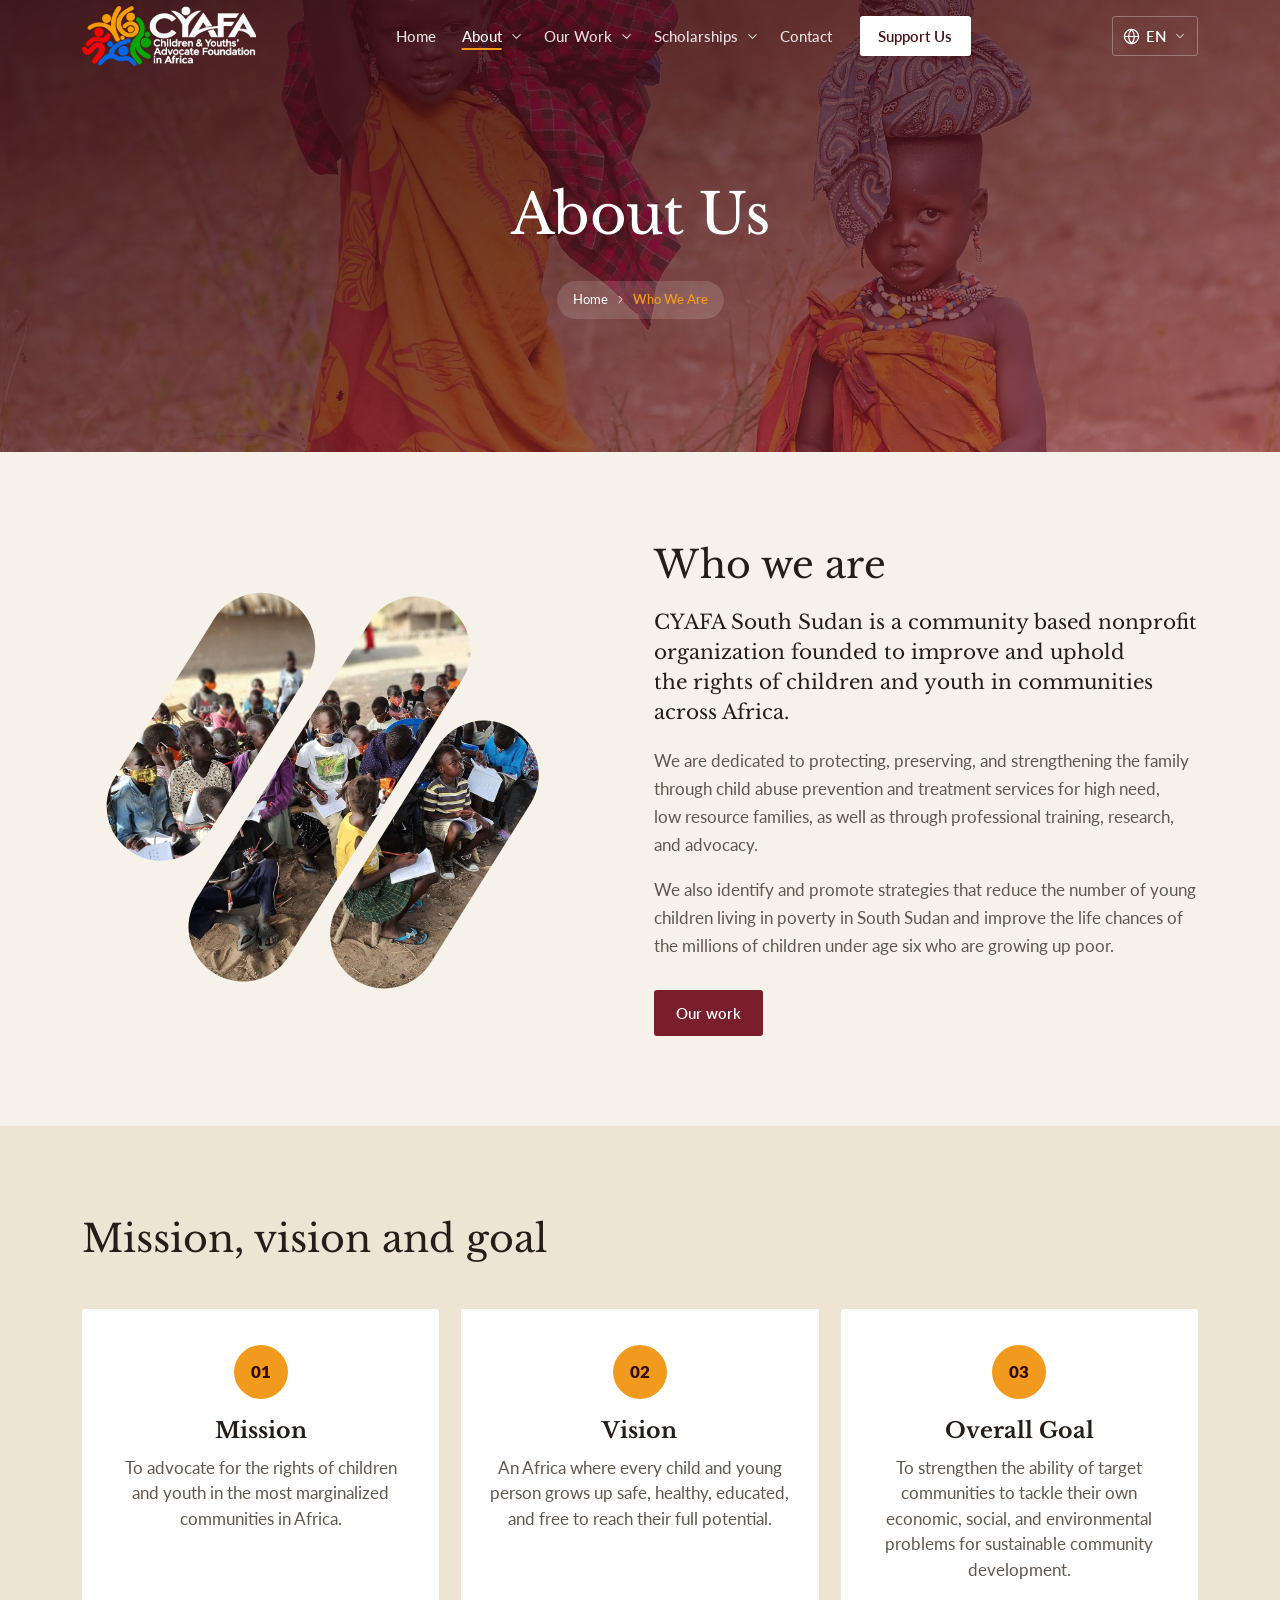
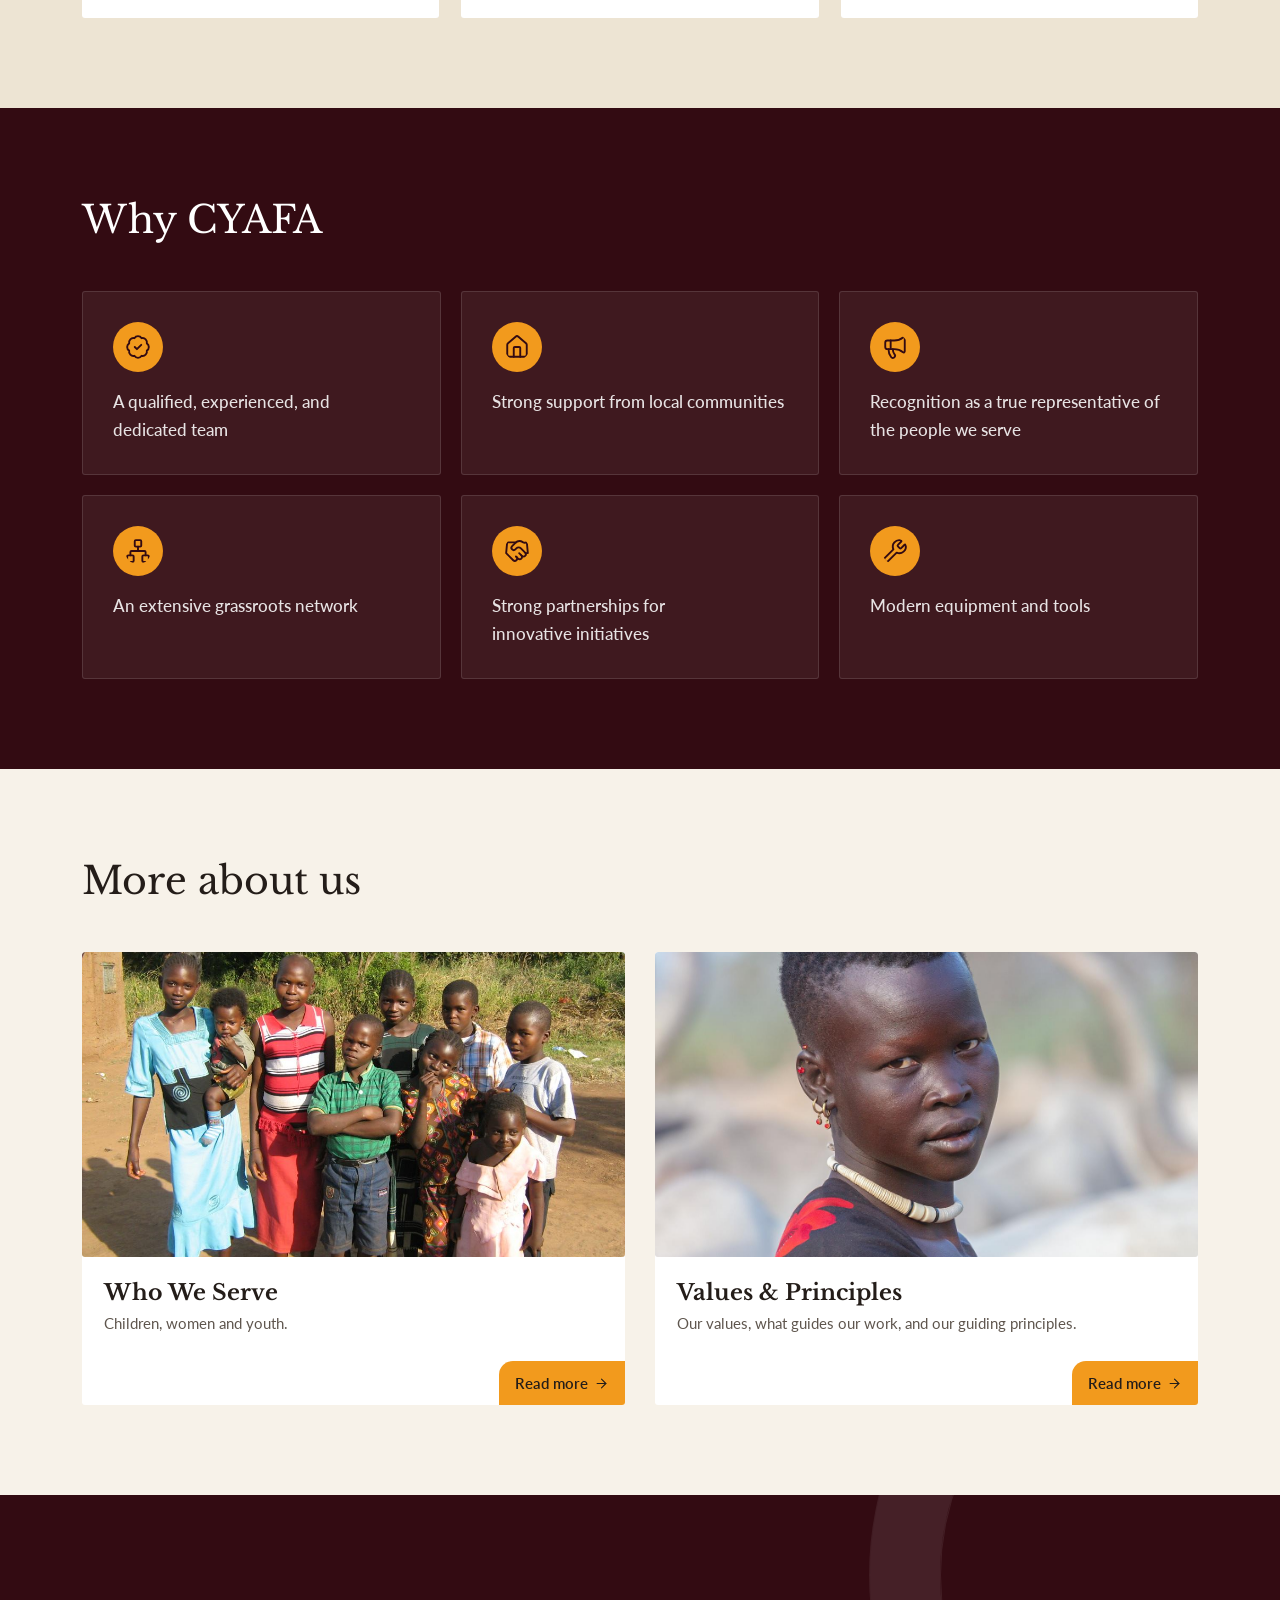
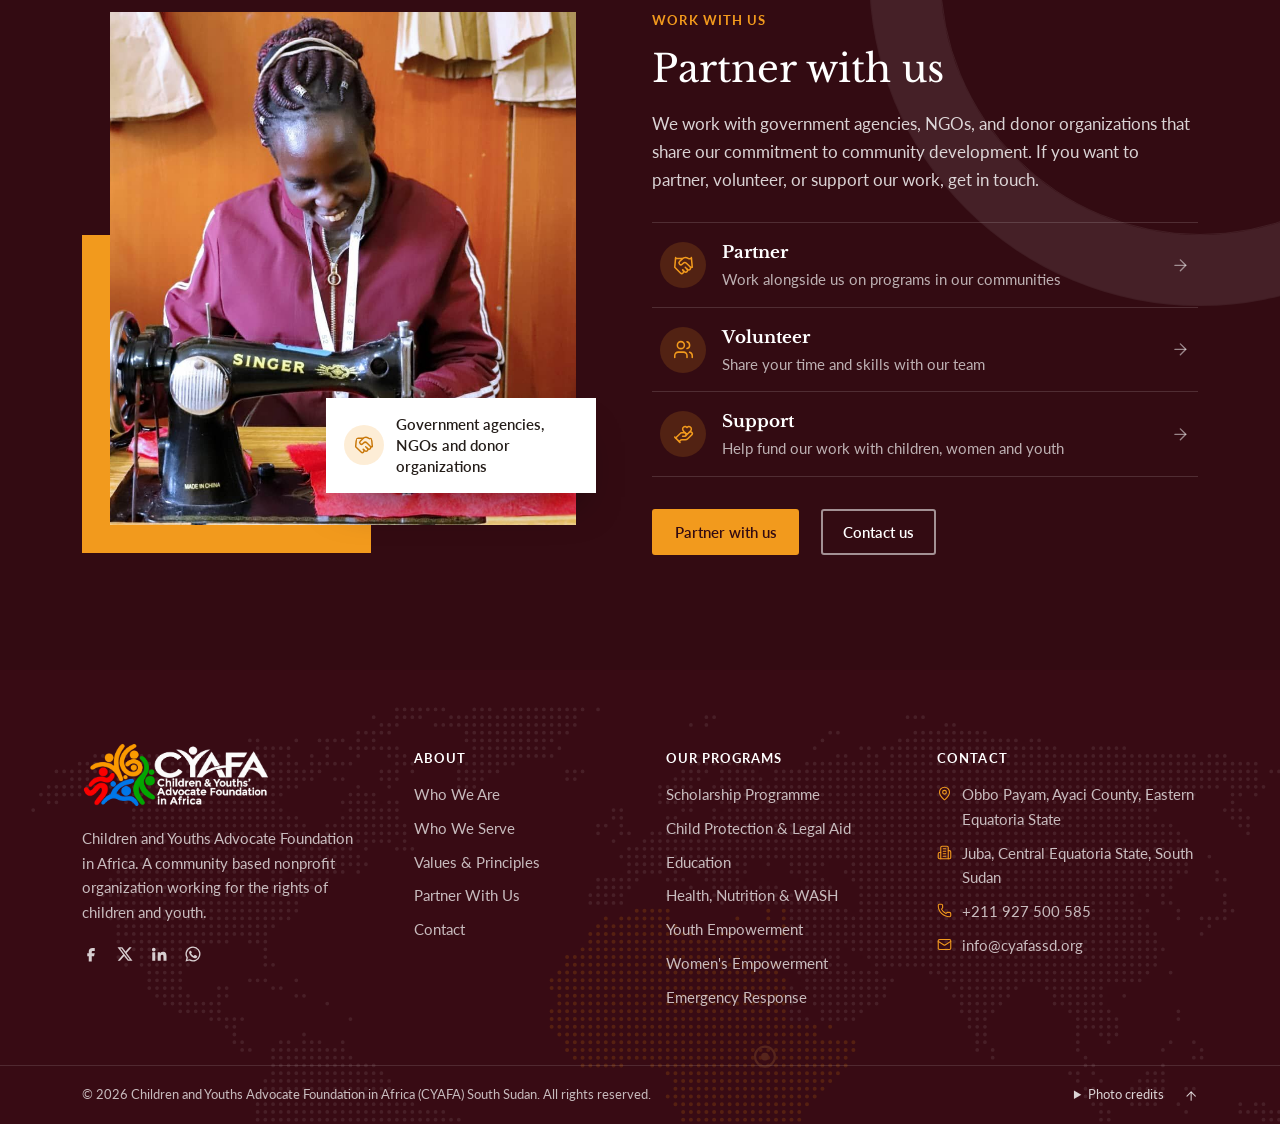
<file: about/index.html>
<!DOCTYPE html>
<html lang="en">
<head>
  <meta charset="UTF-8">
  <meta name="viewport" content="width=device-width, initial-scale=1.0">
  <title>About Us | CYAFA South Sudan</title>
  <meta name="description" content="Who we are, our mission, vision and goal, and why CYAFA.">
  <meta name="theme-color" content="#5a1421">
  <meta name="color-scheme" content="only light">
  <link rel="icon" href="../favicon.ico" sizes="any">
  <link rel="icon" type="image/png" sizes="32x32" href="../favicon-32x32.png">
  <link rel="icon" type="image/png" sizes="16x16" href="../favicon-16x16.png">
  <link rel="apple-touch-icon" href="../apple-touch-icon.png">
  <link rel="manifest" href="../site.webmanifest">
  <link rel="preconnect" href="https://fonts.googleapis.com">
  <link rel="preconnect" href="https://fonts.gstatic.com" crossorigin>
  <link href="https://fonts.googleapis.com/css2?family=Lato:wght@400;700;900&family=Libre+Baskerville:wght@400;700&family=Caveat:wght@600&display=swap" rel="stylesheet">
  <link rel="stylesheet" href="../styles.css?v=106">
</head>
<body>

  <!-- HEADER -->
  <header class="site-header" id="top">
    <div class="mainbar">
      <div class="container mainbar-inner">
        <a href="../" class="brand" aria-label="CYAFA South Sudan home">
          <img src="../images/cyafa-logo-light.png" alt="CYAFA South Sudan" class="brand-logo logo-light" width="523" height="180">
          <img src="../images/cyafa-logo-color.png" alt="" class="brand-logo logo-color" width="523" height="180" aria-hidden="true">
        </a>
        <nav id="site-nav" class="site-nav" aria-label="Main">
          <a href="../" class="nav-link">Home</a>

          <div class="nav-item has-sub">
            <a href="../about/" class="nav-link" aria-current="page">About</a>
            <button class="sub-toggle" aria-expanded="false" aria-controls="mega-about" aria-label="Show About pages"><i data-lucide="chevron-down"></i></button>
            <div class="mega" id="mega-about">
              <div class="container mega-inner mega-about">
                <div class="mega-col">
                  <p class="mega-title">About us</p>
                  <ul class="mega-links">
                <li><a href="../about/" aria-current="page"><span class="sub-ic"><i data-lucide="info"></i></span><span><strong>Who We Are</strong><small>Mission, vision and goal</small></span></a></li>
                <li><a href="../serve/"><span class="sub-ic"><i data-lucide="users"></i></span><span><strong>Who We Serve</strong><small>Children, women and youth</small></span></a></li>
                <li><a href="../values/"><span class="sub-ic"><i data-lucide="heart-handshake"></i></span><span><strong>Values &amp; Principles</strong><small>What guides our work</small></span></a></li>
                  </ul>
                </div>
                <a href="../about/" class="mega-feature">
                  <img src="../images/children-kimotong.jpg" alt="" loading="lazy">
                  <span class="mega-feature-text"><small>Our Mission</small>To advocate for the rights of children and youth in the most marginalized communities in Africa.</span>
                </a>
                <div class="mega-col mega-contact">
                  <p class="mega-title">Contact</p>
                  <p><strong>Mr. Odoch Nelson Ochan</strong><br>Founder &amp; Executive Director</p>
                  <p><a href="mailto:info@cyafassd.org">info@cyafassd.org</a><br><a href="tel:+211927500585">+211 927 500 585</a></p>
                  <a href="../contact/" class="link-arrow">Contact us <i data-lucide="arrow-right"></i></a>
                </div>
              </div>
            </div>
          </div>

          <div class="nav-item has-sub">
            <a href="../work/" class="nav-link">Our Work</a>
            <button class="sub-toggle" aria-expanded="false" aria-controls="mega-work" aria-label="Show programs"><i data-lucide="chevron-down"></i></button>
            <div class="mega" id="mega-work">
              <div class="container mega-inner mega-work">
                <div class="mega-col">
                  <p class="mega-title">Our programs</p>
                  <ul class="mega-programs">
                <li><a href="../scholarship/"><i data-lucide="award"></i>Scholarship Programme</a></li>
                <li><a href="../work/#education"><i data-lucide="graduation-cap"></i>Education</a></li>
                <li><a href="../work/#health"><i data-lucide="heart-pulse"></i>Health, Nutrition &amp; WASH</a></li>
                <li><a href="../work/#women"><i data-lucide="hand-heart"></i>Women's Empowerment</a></li>
                <li><a href="../work/#youth"><i data-lucide="users"></i>Youth Empowerment</a></li>
                <li><a href="../work/#livelihoods"><i data-lucide="piggy-bank"></i>Livelihoods</a></li>
                <li><a href="../work/#environment"><i data-lucide="leaf"></i>Environment &amp; Agriculture</a></li>
                <li><a href="../work/#legal-aid"><i data-lucide="scale"></i>Child Protection &amp; Legal Aid</a></li>
                <li><a href="../work/#peacebuilding"><i data-lucide="landmark"></i>Peacebuilding &amp; Human Rights</a></li>
                <li><a href="../work/#emergency"><i data-lucide="siren"></i>Emergency Response</a></li>
                <li><a href="../work/#drug-abuse"><i data-lucide="shield-plus"></i>Drug Abuse Prevention</a></li>
                <li><a href="../work/#resource-center"><i data-lucide="library"></i>Resource Center</a></li>
                  </ul>
                </div>
                <a href="../work/" class="mega-feature">
                  <img src="../images/education.jpg" alt="" loading="lazy">
                  <span class="mega-feature-text"><small>Our Work</small>See all programs <i data-lucide="arrow-right"></i></span>
                </a>
              </div>
            </div>
          </div>

          <div class="nav-item has-sub">
            <a href="../scholarship/" class="nav-link">Scholarships</a>
            <button class="sub-toggle" aria-expanded="false" aria-controls="mega-scholarship" aria-label="Show Scholarship Programme sections"><i data-lucide="chevron-down"></i></button>
            <div class="mega" id="mega-scholarship">
              <div class="container mega-inner mega-scholar">
                <div class="mega-col">
                  <p class="mega-title">Scholarship Programme</p>
                  <ul class="mega-links mega-links-2">
                <li><a href="../scholarship/#categories"><span class="sub-ic"><i data-lucide="layers"></i></span><span><strong>Scholarship Categories</strong><small>Eight areas of education support</small></span></a></li>
                <li><a href="../scholarship/#eligibility"><span class="sub-ic"><i data-lucide="list-checks"></i></span><span><strong>Who Can Apply</strong><small>Eligibility and requirements</small></span></a></li>
                <li><a href="../scholarship/#how-it-works"><span class="sub-ic"><i data-lucide="route"></i></span><span><strong>How It Works</strong><small>From application to selection</small></span></a></li>
                <li><a href="../scholarship/#apply"><span class="sub-ic"><i data-lucide="message-square"></i></span><span><strong>Apply &amp; Enquiries</strong><small>Get official guidance</small></span></a></li>
                <li><a href="../scholarship/#support"><span class="sub-ic"><i data-lucide="heart-handshake"></i></span><span><strong>Support a Student</strong><small>Sponsors and partners</small></span></a></li>
                <li><a href="../scholarship/#download"><span class="sub-ic"><i data-lucide="file-down"></i></span><span><strong>Scholarship Framework</strong><small>Download the PDF</small></span></a></li>
                  </ul>
                </div>
                <a href="../scholarship/" class="mega-feature">
                  <img src="../images/scholarship/reading-800.jpg" alt="" loading="lazy">
                  <span class="mega-feature-text"><small>Scholarship Programme</small>Helping vulnerable children stay in school <i data-lucide="arrow-right"></i></span>
                </a>
              </div>
            </div>
          </div>
          <a href="../contact/" class="nav-link">Contact</a>
          <a href="../contact/#partner" class="btn btn-light nav-cta">Support Us</a>
          <div class="nav-extra">
            <a href="tel:+211927500585" class="nav-extra-line"><svg viewBox="0 0 24 24" aria-hidden="true"><path d="M6.62 10.79c1.44 2.83 3.76 5.14 6.59 6.59l2.2-2.2c.27-.27.67-.36 1.02-.24 1.12.37 2.33.57 3.57.57.55 0 1 .45 1 1V20c0 .55-.45 1-1 1-9.39 0-17-7.61-17-17 0-.55.45-1 1-1h3.5c.55 0 1 .45 1 1 0 1.25.2 2.45.57 3.57.11.35.03.74-.25 1.02l-2.2 2.2z"/></svg>+211 927 500 585</a>
            <a href="mailto:info@cyafassd.org" class="nav-extra-line"><svg viewBox="0 0 24 24" aria-hidden="true"><path d="M20 4H4c-1.1 0-1.99.9-1.99 2L2 18c0 1.1.9 2 2 2h16c1.1 0 2-.9 2-2V6c0-1.1-.9-2-2-2zm0 4l-8 5-8-5V6l8 5 8-5v2z"/></svg>info@cyafassd.org</a>
            <div class="nav-extra-social" aria-label="Social media">
              <!-- TODO: replace # with CYAFA's real social media links -->
              <a href="#" aria-label="Facebook"><svg viewBox="0 0 24 24"><path d="M14 8h3V4h-3a5 5 0 0 0-5 5v2H7v4h2v7h4v-7h3l1-4h-4V9a1 1 0 0 1 1-1z"/></svg></a>
              <a href="#" aria-label="X (Twitter)"><svg viewBox="0 0 24 24"><path d="M17.8 3h3.1l-6.8 7.8L22 21h-6.2l-4.9-6.4L5.3 21H2.2l7.3-8.3L2 3h6.4l4.4 5.8L17.8 3zm-1.1 16.2h1.7L7.4 4.7H5.6l11.1 14.5z"/></svg></a>
              <a href="#" aria-label="LinkedIn"><svg viewBox="0 0 24 24"><path d="M4.98 3.5a2.5 2.5 0 1 1 0 5 2.5 2.5 0 0 1 0-5zM3 9.5h4V21H3V9.5zm6.5 0h3.8v1.6h.1c.5-1 1.8-2 3.8-2 4 0 4.8 2.6 4.8 6V21h-4v-5.1c0-1.2 0-2.8-1.7-2.8s-2 1.3-2 2.7V21h-4V9.5z"/></svg></a>
              <a href="https://wa.me/211927500585" aria-label="WhatsApp"><svg viewBox="0 0 24 24"><path d="M12 2a10 10 0 0 0-8.6 15.1L2 22l5-1.3A10 10 0 1 0 12 2zm0 18.2a8.2 8.2 0 0 1-4.2-1.1l-.3-.2-3 .8.8-2.9-.2-.3A8.2 8.2 0 1 1 12 20.2zm4.5-6.1c-.2-.1-1.5-.7-1.7-.8-.2-.1-.4-.1-.6.1l-.8 1c-.1.2-.3.2-.5.1a6.7 6.7 0 0 1-3.3-2.9c-.3-.4.2-.4.7-1.4.1-.2 0-.3 0-.4l-.8-1.8c-.2-.5-.4-.4-.6-.4h-.5a1 1 0 0 0-.7.3 3 3 0 0 0-.9 2.2 5.2 5.2 0 0 0 1.1 2.8 11.9 11.9 0 0 0 4.6 4c1.7.7 2.4.8 3.2.7.5-.1 1.5-.6 1.8-1.2.2-.6.2-1.1.1-1.2l-.4-.3z"/></svg></a>
            </div>
          </div>
        </nav>
        <div class="lang" translate="no">
          <button class="lang-btn" type="button" aria-expanded="false" aria-controls="lang-list" aria-label="Choose language"><i data-lucide="globe"></i><span class="lang-cur">EN</span><i data-lucide="chevron-down"></i></button>
          <ul class="lang-list" id="lang-list">
            <li><button type="button" data-lang="en" lang="en"><span>English</span><small>EN</small></button></li>
            <li><button type="button" data-lang="fr" lang="fr"><span>Français</span><small>FR</small></button></li>
            <li><button type="button" data-lang="de" lang="de"><span>Deutsch</span><small>DE</small></button></li>
            <li><button type="button" data-lang="es" lang="es"><span>Español</span><small>ES</small></button></li>
            <li><button type="button" data-lang="no" lang="no"><span>Norsk</span><small>NO</small></button></li>
            <li class="lang-sep">More languages</li>
            <li><button type="button" data-lang="ar" lang="ar"><span>العربية</span><small>AR</small></button></li>
            <li><button type="button" data-lang="pt" lang="pt"><span>Português</span><small>PT</small></button></li>
            <li><button type="button" data-lang="it" lang="it"><span>Italiano</span><small>IT</small></button></li>
            <li><button type="button" data-lang="nl" lang="nl"><span>Nederlands</span><small>NL</small></button></li>
            <li><button type="button" data-lang="sw" lang="sw"><span>Kiswahili</span><small>SW</small></button></li>
            <li><button type="button" data-lang="sv" lang="sv"><span>Svenska</span><small>SV</small></button></li>
            <li><button type="button" data-lang="zh-CN" lang="zh-CN"><span>中文</span><small>ZH</small></button></li>
            <li><button type="button" data-lang="ja" lang="ja"><span>日本語</span><small>JA</small></button></li>
            <li><button type="button" data-lang="ko" lang="ko"><span>한국어</span><small>KO</small></button></li>
            <li class="lang-note">Automatic translation by Google</li>
          </ul>
        </div>
        <div id="google_translate_element" hidden></div>
        <button class="nav-toggle" aria-expanded="false" aria-controls="site-nav" aria-label="Open menu">
          <span class="nav-toggle-lines"><span></span><span></span><span></span></span>
        </button>
      </div>
    </div>
  </header>

  <main>

    <section class="page-hero on-photo">
      <img src="../images/children-kimotong.jpg" alt="" style="object-position: center 35%">
      <div class="container">
        <nav class="breadcrumb" aria-label="Breadcrumb"><a href="../">Home</a><i data-lucide="chevron-right"></i><span>Who We Are</span></nav>
        <h1>About Us</h1>
      </div>
    </section>

    <section class="section">
      <div class="container about-split">
        <figure class="about-media">
          <img src="../images/education-outdoor.jpg" alt="Children attending an outdoor class under a tree" loading="lazy">
        </figure>
        <div class="about-copy">
          <h2>Who we are</h2>
          <p class="lead-text">CYAFA South Sudan is a community based nonprofit organization founded to improve and uphold the rights of children and youth in communities across Africa.</p>
          <p class="muted">We are dedicated to protecting, preserving, and strengthening the family through child abuse prevention and treatment services for high need, low resource families, as well as through professional training, research, and advocacy.</p>
          <p class="muted">We also identify and promote strategies that reduce the number of young children living in poverty in South Sudan and improve the life chances of the millions of children under age six who are growing up poor.</p>
          <div class="hero-actions"><a href="../work/" class="btn btn-primary">Our work</a></div>
        </div>
      </div>
    </section>

    <section class="section section-tint">
      <div class="container">
        <div class="section-head"><h2>Mission, vision and goal</h2></div>
        <div class="editorial">
          <div class="ed-row">
            <h3>Mission</h3>
            <p>To advocate for the rights of children and youth in the most marginalized communities in Africa.</p>
          </div>
          <div class="ed-row">
            <h3>Vision</h3>
            <!-- DRAFT: vision statement not yet confirmed by CYAFA. Replace if needed. -->
            <p>An Africa where every child and young person grows up safe, healthy, educated, and free to reach their full potential.</p>
          </div>
          <div class="ed-row">
            <h3>Overall Goal</h3>
            <p>To strengthen the ability of target communities to tackle their own economic, social, and environmental problems for sustainable community development.</p>
          </div>
        </div>
      </div>
    </section>

    <section class="section section-dark">
      <div class="container">
        <div class="section-head"><h2>Why CYAFA</h2></div>
        <div class="icon-grid">
          <div class="icon-cell"><i data-lucide="badge-check"></i><p>A qualified, experienced, and dedicated team</p></div>
          <div class="icon-cell"><i data-lucide="house"></i><p>Strong support from local communities</p></div>
          <div class="icon-cell"><i data-lucide="megaphone"></i><p>Recognition as a true representative of the people we serve</p></div>
          <div class="icon-cell"><i data-lucide="network"></i><p>An extensive grassroots network</p></div>
          <div class="icon-cell"><i data-lucide="handshake"></i><p>Strong partnerships for innovative initiatives</p></div>
          <div class="icon-cell"><i data-lucide="wrench"></i><p>Modern equipment and tools</p></div>
        </div>
      </div>
    </section>

    <section class="section">
      <div class="container">
        <div class="section-head"><h2>More about us</h2></div>
        <div class="sub-cards">
          <a href="../serve/" class="sub-card">
            <img src="../images/children-yambio.jpg" alt="" loading="lazy">
            <div class="sub-card-body"><h3>Who We Serve</h3><p>Children, women and youth.</p><span class="link-arrow">Read more <i data-lucide="arrow-right"></i></span></div>
          </a>
          <a href="../values/" class="sub-card">
            <img src="../images/woman-portrait.jpg" alt="" loading="lazy" style="object-position: center 25%">
            <div class="sub-card-body"><h3>Values &amp; Principles</h3><p>Our values, what guides our work, and our guiding principles.</p><span class="link-arrow">Read more <i data-lucide="arrow-right"></i></span></div>
          </a>
        </div>
      </div>
    </section>

    <section class="partner-cta" aria-labelledby="partner-cta-title">
      <div class="container pc-grid">
        <div class="pc-media">
          <img src="../images/women-tailoring.jpg" alt="A young woman smiling as she sews at a tailoring training session" loading="lazy">
          <p class="pc-tag"><i data-lucide="handshake"></i><span>Government agencies, NGOs and donor organizations</span></p>
        </div>
        <div class="pc-body">
          <p class="kicker">Work with us</p>
          <h2 id="partner-cta-title">Partner with us</h2>
          <p class="pc-lead">We work with government agencies, NGOs, and donor organizations that share our commitment to community development. If you want to partner, volunteer, or support our work, get in touch.</p>
          <ul class="pc-ways">
            <li><a href="../contact/#partner"><span class="pc-ic"><i data-lucide="handshake"></i></span><span class="pc-txt"><strong>Partner</strong><small>Work alongside us on programs in our communities</small></span><i data-lucide="arrow-right" class="pc-go"></i></a></li>
            <li><a href="../contact/"><span class="pc-ic"><i data-lucide="users"></i></span><span class="pc-txt"><strong>Volunteer</strong><small>Share your time and skills with our team</small></span><i data-lucide="arrow-right" class="pc-go"></i></a></li>
            <li><a href="../work/#donate"><span class="pc-ic"><i data-lucide="hand-heart"></i></span><span class="pc-txt"><strong>Support</strong><small>Help fund our work with children, women and youth</small></span><i data-lucide="arrow-right" class="pc-go"></i></a></li>
          </ul>
          <div class="hero-actions"><a href="../contact/#partner" class="btn btn-orange">Partner with us</a><a href="../contact/" class="btn btn-outline">Contact us</a></div>
        </div>
      </div>
    </section>

  </main>

  <!-- FOOTER -->
  <footer class="site-footer">
    <div class="container footer-grid">
      <div class="footer-brand">
        <a href="../" class="brand">
          <img src="../images/cyafa-logo.png" alt="CYAFA South Sudan" class="brand-logo" width="640" height="240">
        </a>
        <p>Children and Youths Advocate Foundation in Africa. A community based nonprofit organization working for the rights of children and youth.</p>
        <div class="footer-social" aria-label="Social media">
          <!-- TODO: replace # with CYAFA's real social media links -->
          <a href="#" aria-label="Facebook"><svg viewBox="0 0 24 24"><path d="M14 8h3V4h-3a5 5 0 0 0-5 5v2H7v4h2v7h4v-7h3l1-4h-4V9a1 1 0 0 1 1-1z"/></svg></a>
          <a href="#" aria-label="X (Twitter)"><svg viewBox="0 0 24 24"><path d="M17.8 3h3.1l-6.8 7.8L22 21h-6.2l-4.9-6.4L5.3 21H2.2l7.3-8.3L2 3h6.4l4.4 5.8L17.8 3zm-1.1 16.2h1.7L7.4 4.7H5.6l11.1 14.5z"/></svg></a>
          <a href="#" aria-label="LinkedIn"><svg viewBox="0 0 24 24"><path d="M4.98 3.5a2.5 2.5 0 1 1 0 5 2.5 2.5 0 0 1 0-5zM3 9.5h4V21H3V9.5zm6.5 0h3.8v1.6h.1c.5-1 1.8-2 3.8-2 4 0 4.8 2.6 4.8 6V21h-4v-5.1c0-1.2 0-2.8-1.7-2.8s-2 1.3-2 2.7V21h-4V9.5z"/></svg></a>
          <a href="https://wa.me/211927500585" aria-label="WhatsApp"><svg viewBox="0 0 24 24"><path d="M12 2a10 10 0 0 0-8.6 15.1L2 22l5-1.3A10 10 0 1 0 12 2zm0 18.2a8.2 8.2 0 0 1-4.2-1.1l-.3-.2-3 .8.8-2.9-.2-.3A8.2 8.2 0 1 1 12 20.2zm4.5-6.1c-.2-.1-1.5-.7-1.7-.8-.2-.1-.4-.1-.6.1l-.8 1c-.1.2-.3.2-.5.1a6.7 6.7 0 0 1-3.3-2.9c-.3-.4.2-.4.7-1.4.1-.2 0-.3 0-.4l-.8-1.8c-.2-.5-.4-.4-.6-.4h-.5a1 1 0 0 0-.7.3 3 3 0 0 0-.9 2.2 5.2 5.2 0 0 0 1.1 2.8 11.9 11.9 0 0 0 4.6 4c1.7.7 2.4.8 3.2.7.5-.1 1.5-.6 1.8-1.2.2-.6.2-1.1.1-1.2l-.4-.3z"/></svg></a>
        </div>
      </div>
      <div class="footer-col">
        <h3>About</h3>
        <ul>
          <li><a href="../about/">Who We Are</a></li>
          <li><a href="../serve/">Who We Serve</a></li>
          <li><a href="../values/">Values &amp; Principles</a></li>
          <li><a href="../contact/#partner">Partner With Us</a></li>
          <li><a href="../contact/">Contact</a></li>
        </ul>
      </div>
      <div class="footer-col">
        <h3>Our Programs</h3>
        <ul>
          <li><a href="../scholarship/">Scholarship Programme</a></li>
          <li><a href="../work/#legal-aid">Child Protection &amp; Legal Aid</a></li>
          <li><a href="../work/#education">Education</a></li>
          <li><a href="../work/#health">Health, Nutrition &amp; WASH</a></li>
          <li><a href="../work/#youth">Youth Empowerment</a></li>
          <li><a href="../work/#women">Women's Empowerment</a></li>
          <li><a href="../work/#emergency">Emergency Response</a></li>
        </ul>
      </div>
      <div class="footer-col">
        <h3>Contact</h3>
        <ul class="footer-contact">
          <li><i data-lucide="map-pin"></i><span>Obbo Payam, Ayaci County, Eastern Equatoria State</span></li>
          <li><i data-lucide="building-2"></i><span>Juba, Central Equatoria State, South Sudan</span></li>
          <li><i data-lucide="phone"></i><a href="tel:+211927500585">+211 927 500 585</a></li>
          <li><i data-lucide="mail"></i><a href="mailto:info@cyafassd.org">info@cyafassd.org</a></li>
        </ul>
      </div>
    </div>
    <div class="footer-bottom">
      <div class="container footer-bottom-inner">
        <p>&copy; <span id="year">2026</span> Children and Youths Advocate Foundation in Africa (CYAFA) South Sudan. All rights reserved.</p>
        <details class="credits">
          <summary>Photo credits</summary>
          <ul>
            <li>Schoolchildren: Karl Grobl / Education Development Center, <a href="https://commons.wikimedia.org/wiki/File:USAID-funded_Southern_Sudan_Interactive_Radio_Instruction_project.jpg">public domain</a></li>
            <li>Kimotong: Diego Delso, CC BY-SA 4.0 (<a href="https://commons.wikimedia.org/wiki/File:Tribu_Laarim,_Kimotong,_Sud%C3%A1n_del_Sur,_2024-01-23,_DD_15.jpg">children</a>, <a href="https://commons.wikimedia.org/wiki/File:Tribu_Laarim,_Kimotong,_Sud%C3%A1n_del_Sur,_2024-01-25,_DD_19.jpg">goat herding</a>)</li>
            <li>Mundari woman, Terekeka: Diego Delso, <a href="https://commons.wikimedia.org/wiki/File:Campamento_de_ganado_de_la_tribu_Mundari,_Terekeka,_Sud%C3%A1n_del_Sur,_2024-01-28,_DD_157.jpg">CC BY-SA 4.0</a></li>
            <li>Lomoraronald, CC BY-SA 4.0 (<a href="https://commons.wikimedia.org/wiki/File:Refugee_children_studying_under_a_tree.jpg">learning under a tree</a>, <a href="https://commons.wikimedia.org/wiki/File:South_Sudanese_refugee_children_stuying_under_the_tree.jpg">outdoor class</a>, <a href="https://commons.wikimedia.org/wiki/File:Youths_preparing_the_fishing_nets_ready_to_be_used_in_South_Sudan.png">fishing nets</a>)</li>
            <li>Children in Yambio: Masiya, <a href="https://commons.wikimedia.org/wiki/File:Children_in_Yambio,_Western_Equatoria,_South_Sudan_(28_05_2009).jpg">CC BY-SA 3.0</a></li>
            <li>Safe water: Oxfam East Africa, <a href="https://commons.wikimedia.org/wiki/File:A_volunteer_in_the_Awerial_settlement_is_shown_how_to_make_a_chlorinated_solution_which_can_be_added_to_water_from_the_River_Nile_to_make_it_safe._(11978691436).jpg">CC BY 2.0</a></li>
            <li>Tailoring: Oliversamson1, <a href="https://commons.wikimedia.org/wiki/File:A_Young_South_Sudanese_Woman_Tailoring_%E2%80%94_Traditional_Craft_and_Livelihood,_South_Sudan_2026.jpg">CC0</a></li>
            <li>Secondary students, Juba: B. Desrus, <a href="https://commons.wikimedia.org/wiki/File:Secondary_school_Sudanese_students_during_a_break_at_Supiri_Secondary_School_in_Juba,_South_Sudan._The_school_is_mix_boys_and_girls.jpg">CC BY-SA 3.0 IGO</a></li>
            <li>Boys reading, Zambia: USAID in Africa, <a href="https://commons.wikimedia.org/wiki/File:Zambian_Boys_Reading_and_Laughing_(15349199369).jpg">public domain</a></li>
            <li>Grace at play: David Kabiru, <a href="https://commons.wikimedia.org/wiki/File:Grace,_5_years_old,_a_Refugee_from_South_Sudan,_in_a_see-saw_in_Daadab_Refugee_Camp.jpg">CC BY-SA 4.0</a></li>
            <li>Student reading: Dennisdenaya, <a href="https://commons.wikimedia.org/wiki/File:Learning_Session.jpg">CC BY-SA 4.0</a></li>
            <li>Vocational school, Yei: Norwegian People's Aid, <a href="https://commons.wikimedia.org/wiki/File:Yrkesskole_i_S%C3%B8r-Sudan_(4711438466).jpg">CC BY 2.0</a></li>
          </ul>
        </details>
        <a href="#top" class="back-top" aria-label="Back to top"><i data-lucide="arrow-up"></i></a>
      </div>
    </div>
  </footer>

  <script src="../js/lucide.min.js"></script>
  <script src="../script.js?v=22"></script>
</body>
</html>
</file>
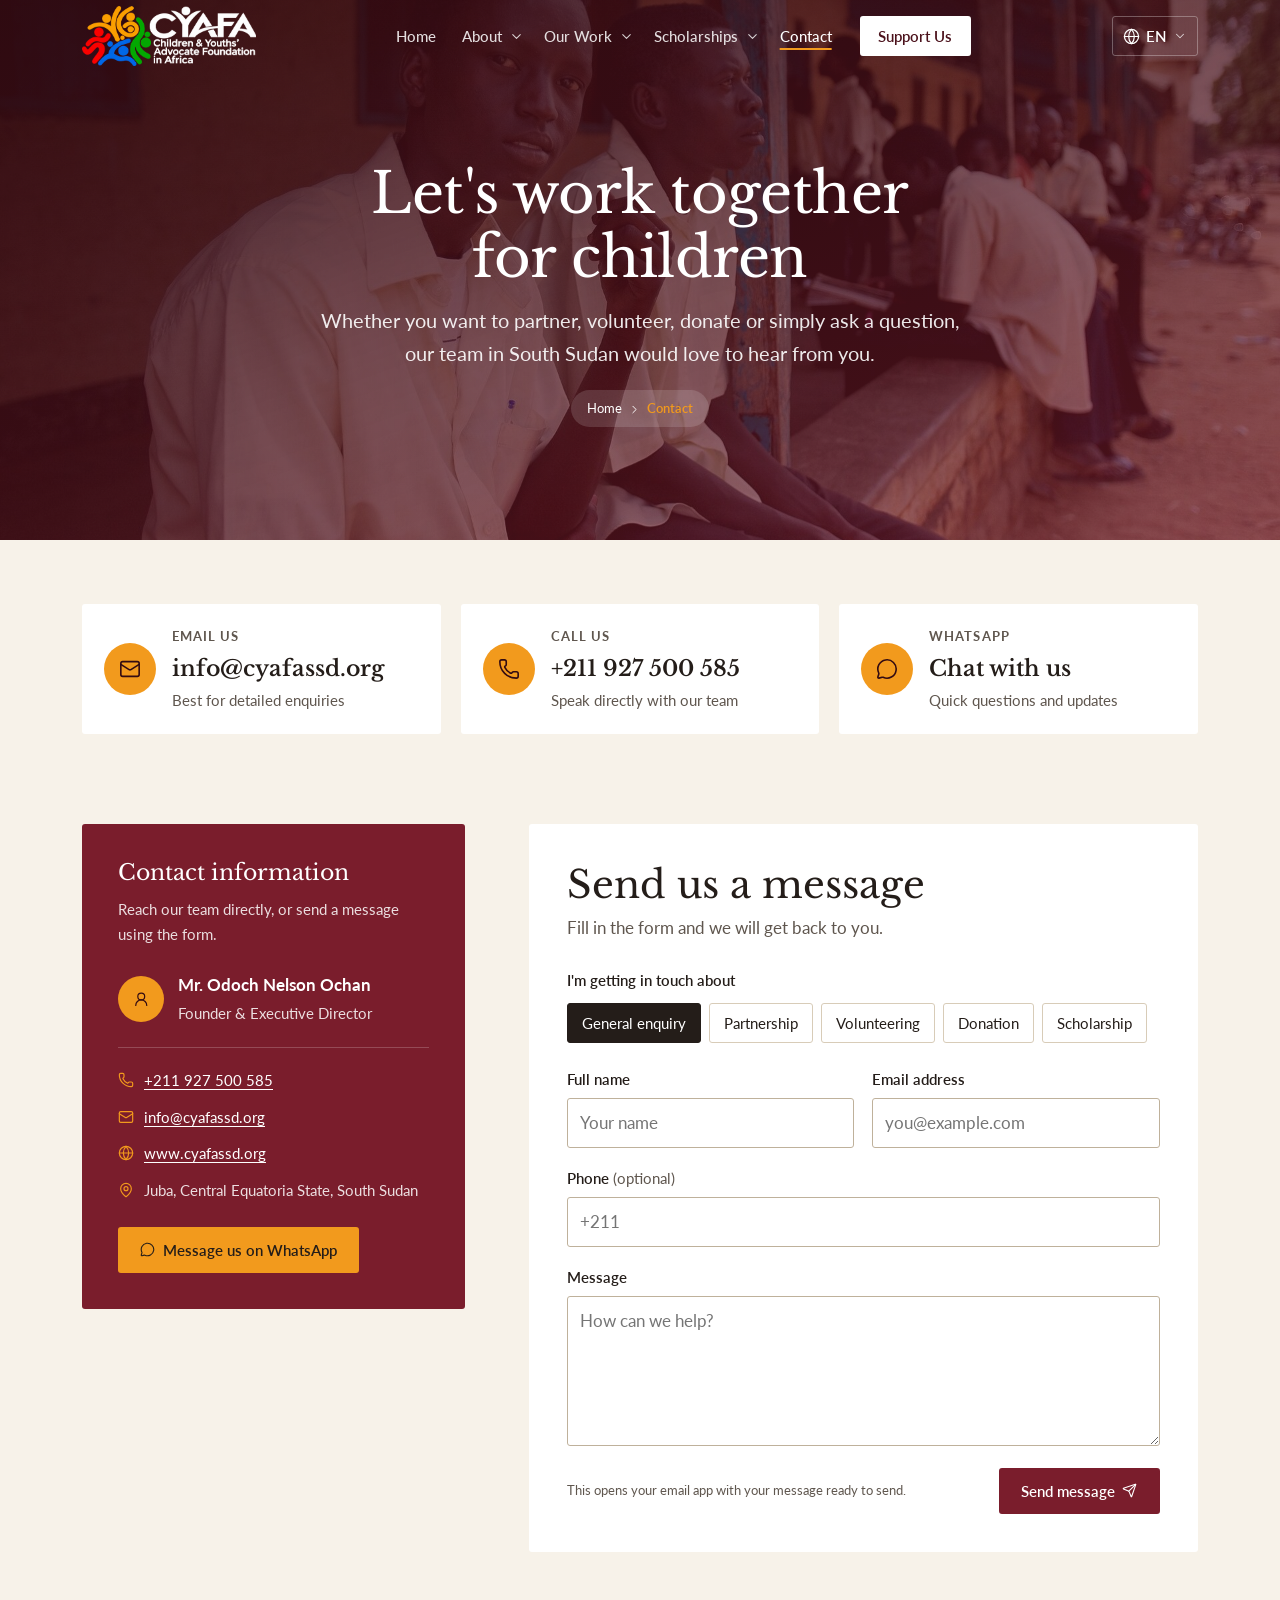
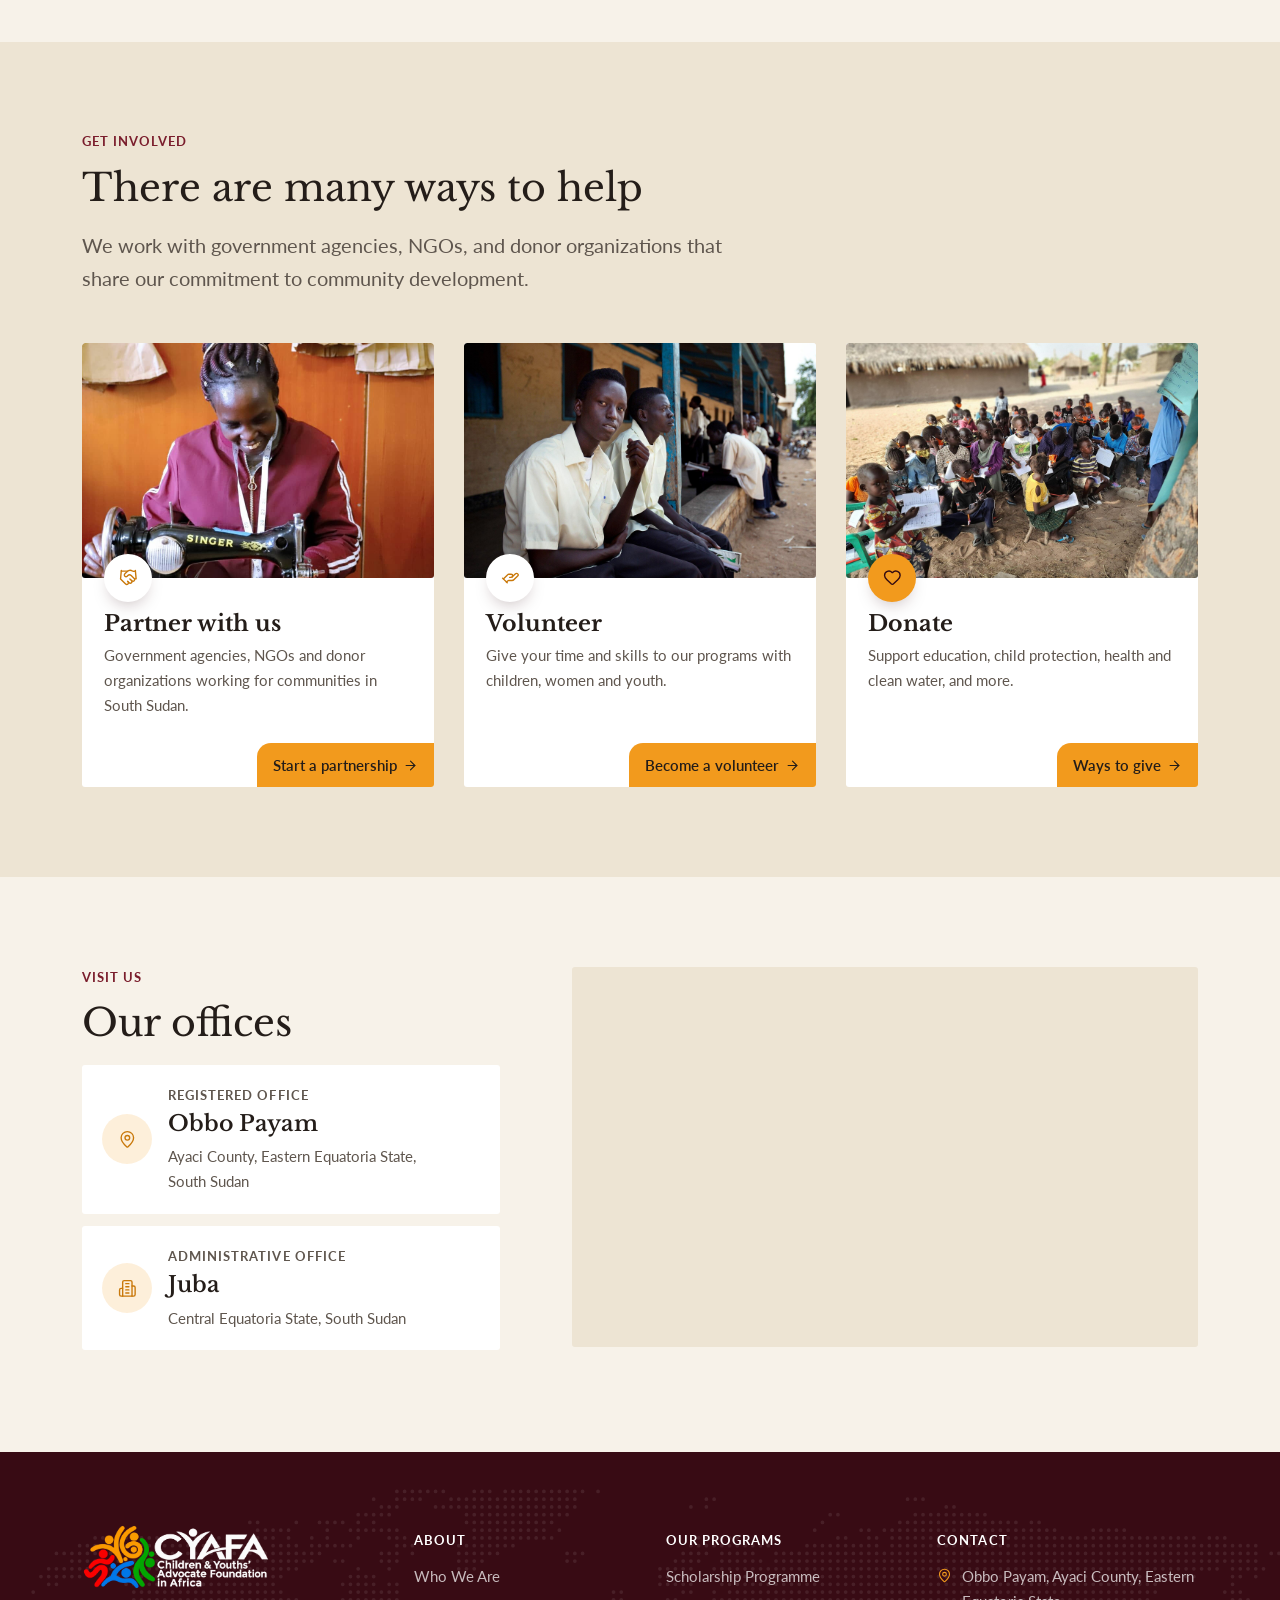
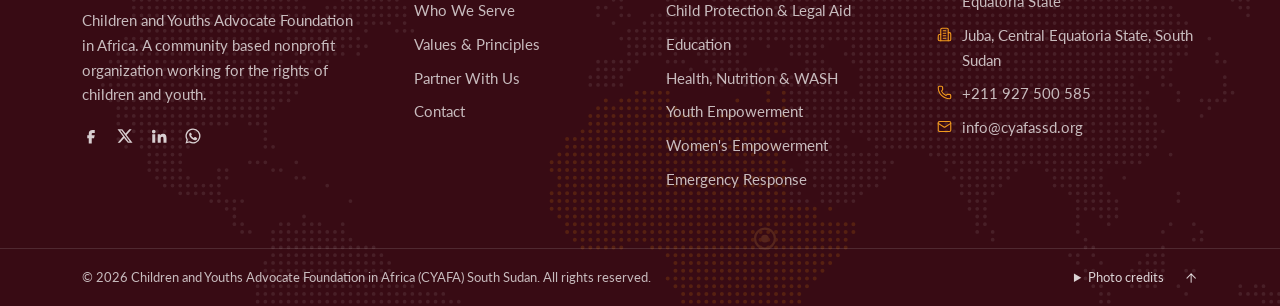
<file: contact/index.html>
<!DOCTYPE html>
<html lang="en">
<head>
  <meta charset="UTF-8">
  <meta name="viewport" content="width=device-width, initial-scale=1.0">
  <title>Contact Us | CYAFA South Sudan</title>
  <meta name="description" content="Contact CYAFA South Sudan to partner, volunteer, or support our work.">
  <meta name="theme-color" content="#5a1421">
  <meta name="color-scheme" content="only light">
  <link rel="icon" href="../favicon.ico" sizes="any">
  <link rel="icon" type="image/png" sizes="32x32" href="../favicon-32x32.png">
  <link rel="icon" type="image/png" sizes="16x16" href="../favicon-16x16.png">
  <link rel="apple-touch-icon" href="../apple-touch-icon.png">
  <link rel="manifest" href="../site.webmanifest">
  <link rel="preconnect" href="https://fonts.googleapis.com">
  <link rel="preconnect" href="https://fonts.gstatic.com" crossorigin>
  <link href="https://fonts.googleapis.com/css2?family=Lato:wght@400;700;900&family=Libre+Baskerville:wght@400;700&family=Caveat:wght@600&display=swap" rel="stylesheet">
  <link rel="stylesheet" href="../styles.css?v=106">
</head>
<body>

  <!-- HEADER -->
  <header class="site-header" id="top">
    <div class="mainbar">
      <div class="container mainbar-inner">
        <a href="../" class="brand" aria-label="CYAFA South Sudan home">
          <img src="../images/cyafa-logo-light.png" alt="CYAFA South Sudan" class="brand-logo logo-light" width="523" height="180">
          <img src="../images/cyafa-logo-color.png" alt="" class="brand-logo logo-color" width="523" height="180" aria-hidden="true">
        </a>
        <nav id="site-nav" class="site-nav" aria-label="Main">
          <a href="../" class="nav-link">Home</a>

          <div class="nav-item has-sub">
            <a href="../about/" class="nav-link">About</a>
            <button class="sub-toggle" aria-expanded="false" aria-controls="mega-about" aria-label="Show About pages"><i data-lucide="chevron-down"></i></button>
            <div class="mega" id="mega-about">
              <div class="container mega-inner mega-about">
                <div class="mega-col">
                  <p class="mega-title">About us</p>
                  <ul class="mega-links">
                <li><a href="../about/"><span class="sub-ic"><i data-lucide="info"></i></span><span><strong>Who We Are</strong><small>Mission, vision and goal</small></span></a></li>
                <li><a href="../serve/"><span class="sub-ic"><i data-lucide="users"></i></span><span><strong>Who We Serve</strong><small>Children, women and youth</small></span></a></li>
                <li><a href="../values/"><span class="sub-ic"><i data-lucide="heart-handshake"></i></span><span><strong>Values &amp; Principles</strong><small>What guides our work</small></span></a></li>
                  </ul>
                </div>
                <a href="../about/" class="mega-feature">
                  <img src="../images/children-kimotong.jpg" alt="" loading="lazy">
                  <span class="mega-feature-text"><small>Our Mission</small>To advocate for the rights of children and youth in the most marginalized communities in Africa.</span>
                </a>
                <div class="mega-col mega-contact">
                  <p class="mega-title">Contact</p>
                  <p><strong>Mr. Odoch Nelson Ochan</strong><br>Founder &amp; Executive Director</p>
                  <p><a href="mailto:info@cyafassd.org">info@cyafassd.org</a><br><a href="tel:+211927500585">+211 927 500 585</a></p>
                  <a href="../contact/" class="link-arrow">Contact us <i data-lucide="arrow-right"></i></a>
                </div>
              </div>
            </div>
          </div>

          <div class="nav-item has-sub">
            <a href="../work/" class="nav-link">Our Work</a>
            <button class="sub-toggle" aria-expanded="false" aria-controls="mega-work" aria-label="Show programs"><i data-lucide="chevron-down"></i></button>
            <div class="mega" id="mega-work">
              <div class="container mega-inner mega-work">
                <div class="mega-col">
                  <p class="mega-title">Our programs</p>
                  <ul class="mega-programs">
                <li><a href="../scholarship/"><i data-lucide="award"></i>Scholarship Programme</a></li>
                <li><a href="../work/#education"><i data-lucide="graduation-cap"></i>Education</a></li>
                <li><a href="../work/#health"><i data-lucide="heart-pulse"></i>Health, Nutrition &amp; WASH</a></li>
                <li><a href="../work/#women"><i data-lucide="hand-heart"></i>Women's Empowerment</a></li>
                <li><a href="../work/#youth"><i data-lucide="users"></i>Youth Empowerment</a></li>
                <li><a href="../work/#livelihoods"><i data-lucide="piggy-bank"></i>Livelihoods</a></li>
                <li><a href="../work/#environment"><i data-lucide="leaf"></i>Environment &amp; Agriculture</a></li>
                <li><a href="../work/#legal-aid"><i data-lucide="scale"></i>Child Protection &amp; Legal Aid</a></li>
                <li><a href="../work/#peacebuilding"><i data-lucide="landmark"></i>Peacebuilding &amp; Human Rights</a></li>
                <li><a href="../work/#emergency"><i data-lucide="siren"></i>Emergency Response</a></li>
                <li><a href="../work/#drug-abuse"><i data-lucide="shield-plus"></i>Drug Abuse Prevention</a></li>
                <li><a href="../work/#resource-center"><i data-lucide="library"></i>Resource Center</a></li>
                  </ul>
                </div>
                <a href="../work/" class="mega-feature">
                  <img src="../images/education.jpg" alt="" loading="lazy">
                  <span class="mega-feature-text"><small>Our Work</small>See all programs <i data-lucide="arrow-right"></i></span>
                </a>
              </div>
            </div>
          </div>

          <div class="nav-item has-sub">
            <a href="../scholarship/" class="nav-link">Scholarships</a>
            <button class="sub-toggle" aria-expanded="false" aria-controls="mega-scholarship" aria-label="Show Scholarship Programme sections"><i data-lucide="chevron-down"></i></button>
            <div class="mega" id="mega-scholarship">
              <div class="container mega-inner mega-scholar">
                <div class="mega-col">
                  <p class="mega-title">Scholarship Programme</p>
                  <ul class="mega-links mega-links-2">
                <li><a href="../scholarship/#categories"><span class="sub-ic"><i data-lucide="layers"></i></span><span><strong>Scholarship Categories</strong><small>Eight areas of education support</small></span></a></li>
                <li><a href="../scholarship/#eligibility"><span class="sub-ic"><i data-lucide="list-checks"></i></span><span><strong>Who Can Apply</strong><small>Eligibility and requirements</small></span></a></li>
                <li><a href="../scholarship/#how-it-works"><span class="sub-ic"><i data-lucide="route"></i></span><span><strong>How It Works</strong><small>From application to selection</small></span></a></li>
                <li><a href="../scholarship/#apply"><span class="sub-ic"><i data-lucide="message-square"></i></span><span><strong>Apply &amp; Enquiries</strong><small>Get official guidance</small></span></a></li>
                <li><a href="../scholarship/#support"><span class="sub-ic"><i data-lucide="heart-handshake"></i></span><span><strong>Support a Student</strong><small>Sponsors and partners</small></span></a></li>
                <li><a href="../scholarship/#download"><span class="sub-ic"><i data-lucide="file-down"></i></span><span><strong>Scholarship Framework</strong><small>Download the PDF</small></span></a></li>
                  </ul>
                </div>
                <a href="../scholarship/" class="mega-feature">
                  <img src="../images/scholarship/reading-800.jpg" alt="" loading="lazy">
                  <span class="mega-feature-text"><small>Scholarship Programme</small>Helping vulnerable children stay in school <i data-lucide="arrow-right"></i></span>
                </a>
              </div>
            </div>
          </div>
          <a href="../contact/" class="nav-link" aria-current="page">Contact</a>
          <a href="../contact/#partner" class="btn btn-light nav-cta">Support Us</a>
          <div class="nav-extra">
            <a href="tel:+211927500585" class="nav-extra-line"><svg viewBox="0 0 24 24" aria-hidden="true"><path d="M6.62 10.79c1.44 2.83 3.76 5.14 6.59 6.59l2.2-2.2c.27-.27.67-.36 1.02-.24 1.12.37 2.33.57 3.57.57.55 0 1 .45 1 1V20c0 .55-.45 1-1 1-9.39 0-17-7.61-17-17 0-.55.45-1 1-1h3.5c.55 0 1 .45 1 1 0 1.25.2 2.45.57 3.57.11.35.03.74-.25 1.02l-2.2 2.2z"/></svg>+211 927 500 585</a>
            <a href="mailto:info@cyafassd.org" class="nav-extra-line"><svg viewBox="0 0 24 24" aria-hidden="true"><path d="M20 4H4c-1.1 0-1.99.9-1.99 2L2 18c0 1.1.9 2 2 2h16c1.1 0 2-.9 2-2V6c0-1.1-.9-2-2-2zm0 4l-8 5-8-5V6l8 5 8-5v2z"/></svg>info@cyafassd.org</a>
            <div class="nav-extra-social" aria-label="Social media">
              <!-- TODO: replace # with CYAFA's real social media links -->
              <a href="#" aria-label="Facebook"><svg viewBox="0 0 24 24"><path d="M14 8h3V4h-3a5 5 0 0 0-5 5v2H7v4h2v7h4v-7h3l1-4h-4V9a1 1 0 0 1 1-1z"/></svg></a>
              <a href="#" aria-label="X (Twitter)"><svg viewBox="0 0 24 24"><path d="M17.8 3h3.1l-6.8 7.8L22 21h-6.2l-4.9-6.4L5.3 21H2.2l7.3-8.3L2 3h6.4l4.4 5.8L17.8 3zm-1.1 16.2h1.7L7.4 4.7H5.6l11.1 14.5z"/></svg></a>
              <a href="#" aria-label="LinkedIn"><svg viewBox="0 0 24 24"><path d="M4.98 3.5a2.5 2.5 0 1 1 0 5 2.5 2.5 0 0 1 0-5zM3 9.5h4V21H3V9.5zm6.5 0h3.8v1.6h.1c.5-1 1.8-2 3.8-2 4 0 4.8 2.6 4.8 6V21h-4v-5.1c0-1.2 0-2.8-1.7-2.8s-2 1.3-2 2.7V21h-4V9.5z"/></svg></a>
              <a href="https://wa.me/211927500585" aria-label="WhatsApp"><svg viewBox="0 0 24 24"><path d="M12 2a10 10 0 0 0-8.6 15.1L2 22l5-1.3A10 10 0 1 0 12 2zm0 18.2a8.2 8.2 0 0 1-4.2-1.1l-.3-.2-3 .8.8-2.9-.2-.3A8.2 8.2 0 1 1 12 20.2zm4.5-6.1c-.2-.1-1.5-.7-1.7-.8-.2-.1-.4-.1-.6.1l-.8 1c-.1.2-.3.2-.5.1a6.7 6.7 0 0 1-3.3-2.9c-.3-.4.2-.4.7-1.4.1-.2 0-.3 0-.4l-.8-1.8c-.2-.5-.4-.4-.6-.4h-.5a1 1 0 0 0-.7.3 3 3 0 0 0-.9 2.2 5.2 5.2 0 0 0 1.1 2.8 11.9 11.9 0 0 0 4.6 4c1.7.7 2.4.8 3.2.7.5-.1 1.5-.6 1.8-1.2.2-.6.2-1.1.1-1.2l-.4-.3z"/></svg></a>
            </div>
          </div>
        </nav>
        <div class="lang" translate="no">
          <button class="lang-btn" type="button" aria-expanded="false" aria-controls="lang-list" aria-label="Choose language"><i data-lucide="globe"></i><span class="lang-cur">EN</span><i data-lucide="chevron-down"></i></button>
          <ul class="lang-list" id="lang-list">
            <li><button type="button" data-lang="en" lang="en"><span>English</span><small>EN</small></button></li>
            <li><button type="button" data-lang="fr" lang="fr"><span>Français</span><small>FR</small></button></li>
            <li><button type="button" data-lang="de" lang="de"><span>Deutsch</span><small>DE</small></button></li>
            <li><button type="button" data-lang="es" lang="es"><span>Español</span><small>ES</small></button></li>
            <li><button type="button" data-lang="no" lang="no"><span>Norsk</span><small>NO</small></button></li>
            <li class="lang-sep">More languages</li>
            <li><button type="button" data-lang="ar" lang="ar"><span>العربية</span><small>AR</small></button></li>
            <li><button type="button" data-lang="pt" lang="pt"><span>Português</span><small>PT</small></button></li>
            <li><button type="button" data-lang="it" lang="it"><span>Italiano</span><small>IT</small></button></li>
            <li><button type="button" data-lang="nl" lang="nl"><span>Nederlands</span><small>NL</small></button></li>
            <li><button type="button" data-lang="sw" lang="sw"><span>Kiswahili</span><small>SW</small></button></li>
            <li><button type="button" data-lang="sv" lang="sv"><span>Svenska</span><small>SV</small></button></li>
            <li><button type="button" data-lang="zh-CN" lang="zh-CN"><span>中文</span><small>ZH</small></button></li>
            <li><button type="button" data-lang="ja" lang="ja"><span>日本語</span><small>JA</small></button></li>
            <li><button type="button" data-lang="ko" lang="ko"><span>한국어</span><small>KO</small></button></li>
            <li class="lang-note">Automatic translation by Google</li>
          </ul>
        </div>
        <div id="google_translate_element" hidden></div>
        <button class="nav-toggle" aria-expanded="false" aria-controls="site-nav" aria-label="Open menu">
          <span class="nav-toggle-lines"><span></span><span></span><span></span></span>
        </button>
      </div>
    </div>
  </header>

  <main>

    <section class="page-hero ct-hero on-photo">
      <img src="../images/youth-students.jpg" alt="" style="object-position: center">
      <div class="container">
        <nav class="breadcrumb" aria-label="Breadcrumb"><a href="../">Home</a><i data-lucide="chevron-right"></i><span>Contact</span></nav>
        <h1>Let's work together for children</h1>
        <p>Whether you want to partner, volunteer, donate or simply ask a question, our team in South Sudan would love to hear from you.</p>
      </div>
    </section>

    <section class="ct-quick">
      <div class="container">
        <div class="ct-quick-grid">
          <a href="mailto:info@cyafassd.org" class="ct-quick-card">
            <span class="ct-quick-ic"><i data-lucide="mail"></i></span>
            <span class="ct-quick-label">Email us</span>
            <strong>info@cyafassd.org</strong>
            <small>Best for detailed enquiries</small>
          </a>
          <a href="tel:+211927500585" class="ct-quick-card">
            <span class="ct-quick-ic"><i data-lucide="phone"></i></span>
            <span class="ct-quick-label">Call us</span>
            <strong>+211 927 500 585</strong>
            <small>Speak directly with our team</small>
          </a>
          <a href="https://wa.me/211927500585" class="ct-quick-card">
            <span class="ct-quick-ic"><i data-lucide="message-circle"></i></span>
            <span class="ct-quick-label">WhatsApp</span>
            <strong>Chat with us</strong>
            <small>Quick questions and updates</small>
          </a>
        </div>
      </div>
    </section>

    <section class="section ct-main" id="message">
      <div class="container">
        <div class="ct-panel">
          <aside class="ct-info">
            <h2>Contact information</h2>
            <p>Reach our team directly, or send a message using the form.</p>
            <div class="ct-person">
              <span class="ct-person-ic"><i data-lucide="user-round"></i></span>
              <div><strong>Mr. Odoch Nelson Ochan</strong><span>Founder &amp; Executive Director</span></div>
            </div>
            <ul class="ct-lines">
              <li><i data-lucide="phone"></i><a href="tel:+211927500585">+211 927 500 585</a></li>
              <li><i data-lucide="mail"></i><a href="mailto:info@cyafassd.org">info@cyafassd.org</a></li>
              <li><i data-lucide="globe"></i><a href="https://www.cyafassd.org">www.cyafassd.org</a></li>
              <li><i data-lucide="map-pin"></i><span>Juba, Central Equatoria State, South Sudan</span></li>
            </ul>
            <a href="https://wa.me/211927500585" class="btn btn-gold ct-wa"><i data-lucide="message-circle"></i> Message us on WhatsApp</a>
          </aside>

          <form id="contact-form" class="ct-form" novalidate>
            <h2>Send us a message</h2>
            <p class="muted">Fill in the form and we will get back to you.</p>
            <fieldset class="ct-topics">
              <legend>I'm getting in touch about</legend>
              <div class="ct-topic-list">
                <label><input type="radio" name="topic" value="General enquiry" checked><span><i data-lucide="message-square"></i>General enquiry</span></label>
                <label><input type="radio" name="topic" value="Partnership"><span><i data-lucide="handshake"></i>Partnership</span></label>
                <label><input type="radio" name="topic" value="Volunteering"><span><i data-lucide="hand-helping"></i>Volunteering</span></label>
                <label><input type="radio" name="topic" value="Donation"><span><i data-lucide="heart"></i>Donation</span></label>
                <label><input type="radio" name="topic" value="Scholarship enquiry"><span><i data-lucide="graduation-cap"></i>Scholarship</span></label>
              </div>
            </fieldset>
            <div class="form-grid">
              <div class="field"><label for="name">Full name</label><input id="name" name="name" type="text" autocomplete="name" placeholder="Your name" required></div>
              <div class="field"><label for="email">Email address</label><input id="email" name="email" type="email" autocomplete="email" placeholder="you@example.com" required></div>
              <div class="field full"><label for="phone">Phone <span class="opt">(optional)</span></label><input id="phone" name="phone" type="tel" autocomplete="tel" placeholder="+211"></div>
              <div class="field full"><label for="message-text">Message</label><textarea id="message-text" name="message" placeholder="How can we help?" required></textarea></div>
            </div>
            <div class="form-foot">
              <small><i data-lucide="info"></i>This opens your email app with your message ready to send.</small>
              <button type="submit" class="btn btn-primary">Send message <i data-lucide="send"></i></button>
            </div>
          </form>
        </div>
      </div>
    </section>

    <section class="section section-tint" id="partner">
      <div class="container">
        <div class="section-head ct-center">
          <span class="eyebrow">Get involved</span>
          <h2>There are many ways to help</h2>
          <p>We work with government agencies, NGOs, and donor organizations that share our commitment to community development.</p>
        </div>
        <div class="ct-involve">
          <a href="../contact/?topic=Partnership#message" class="ct-involve-card">
            <div class="ct-involve-img"><img src="../images/women-tailoring.jpg" alt="A young woman sewing on a tailoring machine" loading="lazy" style="object-position: center 30%"></div>
            <div class="ct-involve-body">
              <span class="ct-involve-ic"><i data-lucide="handshake"></i></span>
              <h3>Partner with us</h3>
              <p>Government agencies, NGOs and donor organizations working for communities in South Sudan.</p>
              <span class="link-arrow">Start a partnership <i data-lucide="arrow-right"></i></span>
            </div>
          </a>
          <a href="../contact/?topic=Volunteering#message" class="ct-involve-card">
            <div class="ct-involve-img"><img src="../images/youth-students.jpg" alt="Secondary school students in Juba" loading="lazy"></div>
            <div class="ct-involve-body">
              <span class="ct-involve-ic"><i data-lucide="hand-helping"></i></span>
              <h3>Volunteer</h3>
              <p>Give your time and skills to our programs with children, women and youth.</p>
              <span class="link-arrow">Become a volunteer <i data-lucide="arrow-right"></i></span>
            </div>
          </a>
          <a href="../#donate" class="ct-involve-card ct-involve-donate">
            <div class="ct-involve-img"><img src="../images/education-outdoor.jpg" alt="Children attending an outdoor class under a tree" loading="lazy"></div>
            <div class="ct-involve-body">
              <span class="ct-involve-ic"><i data-lucide="heart"></i></span>
              <h3>Donate</h3>
              <p>Support education, child protection, health and clean water, and more.</p>
              <span class="link-arrow">Ways to give <i data-lucide="arrow-right"></i></span>
            </div>
          </a>
        </div>
      </div>
    </section>

    <section class="section">
      <div class="container ct-offices">
        <div>
          <span class="eyebrow">Visit us</span>
          <h2>Our offices</h2>
          <div class="ct-office">
            <span class="ct-office-ic"><i data-lucide="map-pin"></i></span>
            <div><small>Registered office</small><strong>Obbo Payam</strong><p>Ayaci County, Eastern Equatoria State, South Sudan</p></div>
          </div>
          <div class="ct-office">
            <span class="ct-office-ic"><i data-lucide="building-2"></i></span>
            <div><small>Administrative office</small><strong>Juba</strong><p>Central Equatoria State, South Sudan</p></div>
          </div>
        </div>
        <div class="map"><iframe title="Map of Juba, South Sudan" src="https://www.google.com/maps?q=Juba,+South+Sudan&amp;z=12&amp;output=embed" loading="lazy" referrerpolicy="no-referrer-when-downgrade"></iframe></div>
      </div>
    </section>
  </main>

  <!-- FOOTER -->
  <footer class="site-footer">
    <div class="container footer-grid">
      <div class="footer-brand">
        <a href="../" class="brand">
          <img src="../images/cyafa-logo.png" alt="CYAFA South Sudan" class="brand-logo" width="640" height="240">
        </a>
        <p>Children and Youths Advocate Foundation in Africa. A community based nonprofit organization working for the rights of children and youth.</p>
        <div class="footer-social" aria-label="Social media">
          <!-- TODO: replace # with CYAFA's real social media links -->
          <a href="#" aria-label="Facebook"><svg viewBox="0 0 24 24"><path d="M14 8h3V4h-3a5 5 0 0 0-5 5v2H7v4h2v7h4v-7h3l1-4h-4V9a1 1 0 0 1 1-1z"/></svg></a>
          <a href="#" aria-label="X (Twitter)"><svg viewBox="0 0 24 24"><path d="M17.8 3h3.1l-6.8 7.8L22 21h-6.2l-4.9-6.4L5.3 21H2.2l7.3-8.3L2 3h6.4l4.4 5.8L17.8 3zm-1.1 16.2h1.7L7.4 4.7H5.6l11.1 14.5z"/></svg></a>
          <a href="#" aria-label="LinkedIn"><svg viewBox="0 0 24 24"><path d="M4.98 3.5a2.5 2.5 0 1 1 0 5 2.5 2.5 0 0 1 0-5zM3 9.5h4V21H3V9.5zm6.5 0h3.8v1.6h.1c.5-1 1.8-2 3.8-2 4 0 4.8 2.6 4.8 6V21h-4v-5.1c0-1.2 0-2.8-1.7-2.8s-2 1.3-2 2.7V21h-4V9.5z"/></svg></a>
          <a href="https://wa.me/211927500585" aria-label="WhatsApp"><svg viewBox="0 0 24 24"><path d="M12 2a10 10 0 0 0-8.6 15.1L2 22l5-1.3A10 10 0 1 0 12 2zm0 18.2a8.2 8.2 0 0 1-4.2-1.1l-.3-.2-3 .8.8-2.9-.2-.3A8.2 8.2 0 1 1 12 20.2zm4.5-6.1c-.2-.1-1.5-.7-1.7-.8-.2-.1-.4-.1-.6.1l-.8 1c-.1.2-.3.2-.5.1a6.7 6.7 0 0 1-3.3-2.9c-.3-.4.2-.4.7-1.4.1-.2 0-.3 0-.4l-.8-1.8c-.2-.5-.4-.4-.6-.4h-.5a1 1 0 0 0-.7.3 3 3 0 0 0-.9 2.2 5.2 5.2 0 0 0 1.1 2.8 11.9 11.9 0 0 0 4.6 4c1.7.7 2.4.8 3.2.7.5-.1 1.5-.6 1.8-1.2.2-.6.2-1.1.1-1.2l-.4-.3z"/></svg></a>
        </div>
      </div>
      <div class="footer-col">
        <h3>About</h3>
        <ul>
          <li><a href="../about/">Who We Are</a></li>
          <li><a href="../serve/">Who We Serve</a></li>
          <li><a href="../values/">Values &amp; Principles</a></li>
          <li><a href="../contact/#partner">Partner With Us</a></li>
          <li><a href="../contact/">Contact</a></li>
        </ul>
      </div>
      <div class="footer-col">
        <h3>Our Programs</h3>
        <ul>
          <li><a href="../scholarship/">Scholarship Programme</a></li>
          <li><a href="../work/#legal-aid">Child Protection &amp; Legal Aid</a></li>
          <li><a href="../work/#education">Education</a></li>
          <li><a href="../work/#health">Health, Nutrition &amp; WASH</a></li>
          <li><a href="../work/#youth">Youth Empowerment</a></li>
          <li><a href="../work/#women">Women's Empowerment</a></li>
          <li><a href="../work/#emergency">Emergency Response</a></li>
        </ul>
      </div>
      <div class="footer-col">
        <h3>Contact</h3>
        <ul class="footer-contact">
          <li><i data-lucide="map-pin"></i><span>Obbo Payam, Ayaci County, Eastern Equatoria State</span></li>
          <li><i data-lucide="building-2"></i><span>Juba, Central Equatoria State, South Sudan</span></li>
          <li><i data-lucide="phone"></i><a href="tel:+211927500585">+211 927 500 585</a></li>
          <li><i data-lucide="mail"></i><a href="mailto:info@cyafassd.org">info@cyafassd.org</a></li>
        </ul>
      </div>
    </div>
    <div class="footer-bottom">
      <div class="container footer-bottom-inner">
        <p>&copy; <span id="year">2026</span> Children and Youths Advocate Foundation in Africa (CYAFA) South Sudan. All rights reserved.</p>
        <details class="credits">
          <summary>Photo credits</summary>
          <ul>
            <li>Schoolchildren: Karl Grobl / Education Development Center, <a href="https://commons.wikimedia.org/wiki/File:USAID-funded_Southern_Sudan_Interactive_Radio_Instruction_project.jpg">public domain</a></li>
            <li>Kimotong: Diego Delso, CC BY-SA 4.0 (<a href="https://commons.wikimedia.org/wiki/File:Tribu_Laarim,_Kimotong,_Sud%C3%A1n_del_Sur,_2024-01-23,_DD_15.jpg">children</a>, <a href="https://commons.wikimedia.org/wiki/File:Tribu_Laarim,_Kimotong,_Sud%C3%A1n_del_Sur,_2024-01-25,_DD_19.jpg">goat herding</a>)</li>
            <li>Mundari woman, Terekeka: Diego Delso, <a href="https://commons.wikimedia.org/wiki/File:Campamento_de_ganado_de_la_tribu_Mundari,_Terekeka,_Sud%C3%A1n_del_Sur,_2024-01-28,_DD_157.jpg">CC BY-SA 4.0</a></li>
            <li>Lomoraronald, CC BY-SA 4.0 (<a href="https://commons.wikimedia.org/wiki/File:Refugee_children_studying_under_a_tree.jpg">learning under a tree</a>, <a href="https://commons.wikimedia.org/wiki/File:South_Sudanese_refugee_children_stuying_under_the_tree.jpg">outdoor class</a>, <a href="https://commons.wikimedia.org/wiki/File:Youths_preparing_the_fishing_nets_ready_to_be_used_in_South_Sudan.png">fishing nets</a>)</li>
            <li>Children in Yambio: Masiya, <a href="https://commons.wikimedia.org/wiki/File:Children_in_Yambio,_Western_Equatoria,_South_Sudan_(28_05_2009).jpg">CC BY-SA 3.0</a></li>
            <li>Safe water: Oxfam East Africa, <a href="https://commons.wikimedia.org/wiki/File:A_volunteer_in_the_Awerial_settlement_is_shown_how_to_make_a_chlorinated_solution_which_can_be_added_to_water_from_the_River_Nile_to_make_it_safe._(11978691436).jpg">CC BY 2.0</a></li>
            <li>Tailoring: Oliversamson1, <a href="https://commons.wikimedia.org/wiki/File:A_Young_South_Sudanese_Woman_Tailoring_%E2%80%94_Traditional_Craft_and_Livelihood,_South_Sudan_2026.jpg">CC0</a></li>
            <li>Secondary students, Juba: B. Desrus, <a href="https://commons.wikimedia.org/wiki/File:Secondary_school_Sudanese_students_during_a_break_at_Supiri_Secondary_School_in_Juba,_South_Sudan._The_school_is_mix_boys_and_girls.jpg">CC BY-SA 3.0 IGO</a></li>
            <li>Boys reading, Zambia: USAID in Africa, <a href="https://commons.wikimedia.org/wiki/File:Zambian_Boys_Reading_and_Laughing_(15349199369).jpg">public domain</a></li>
            <li>Grace at play: David Kabiru, <a href="https://commons.wikimedia.org/wiki/File:Grace,_5_years_old,_a_Refugee_from_South_Sudan,_in_a_see-saw_in_Daadab_Refugee_Camp.jpg">CC BY-SA 4.0</a></li>
            <li>Student reading: Dennisdenaya, <a href="https://commons.wikimedia.org/wiki/File:Learning_Session.jpg">CC BY-SA 4.0</a></li>
            <li>Vocational school, Yei: Norwegian People's Aid, <a href="https://commons.wikimedia.org/wiki/File:Yrkesskole_i_S%C3%B8r-Sudan_(4711438466).jpg">CC BY 2.0</a></li>
          </ul>
        </details>
        <a href="#top" class="back-top" aria-label="Back to top"><i data-lucide="arrow-up"></i></a>
      </div>
    </div>
  </footer>

  <script src="../js/lucide.min.js"></script>
  <script src="../script.js?v=22"></script>
</body>
</html>
</file>
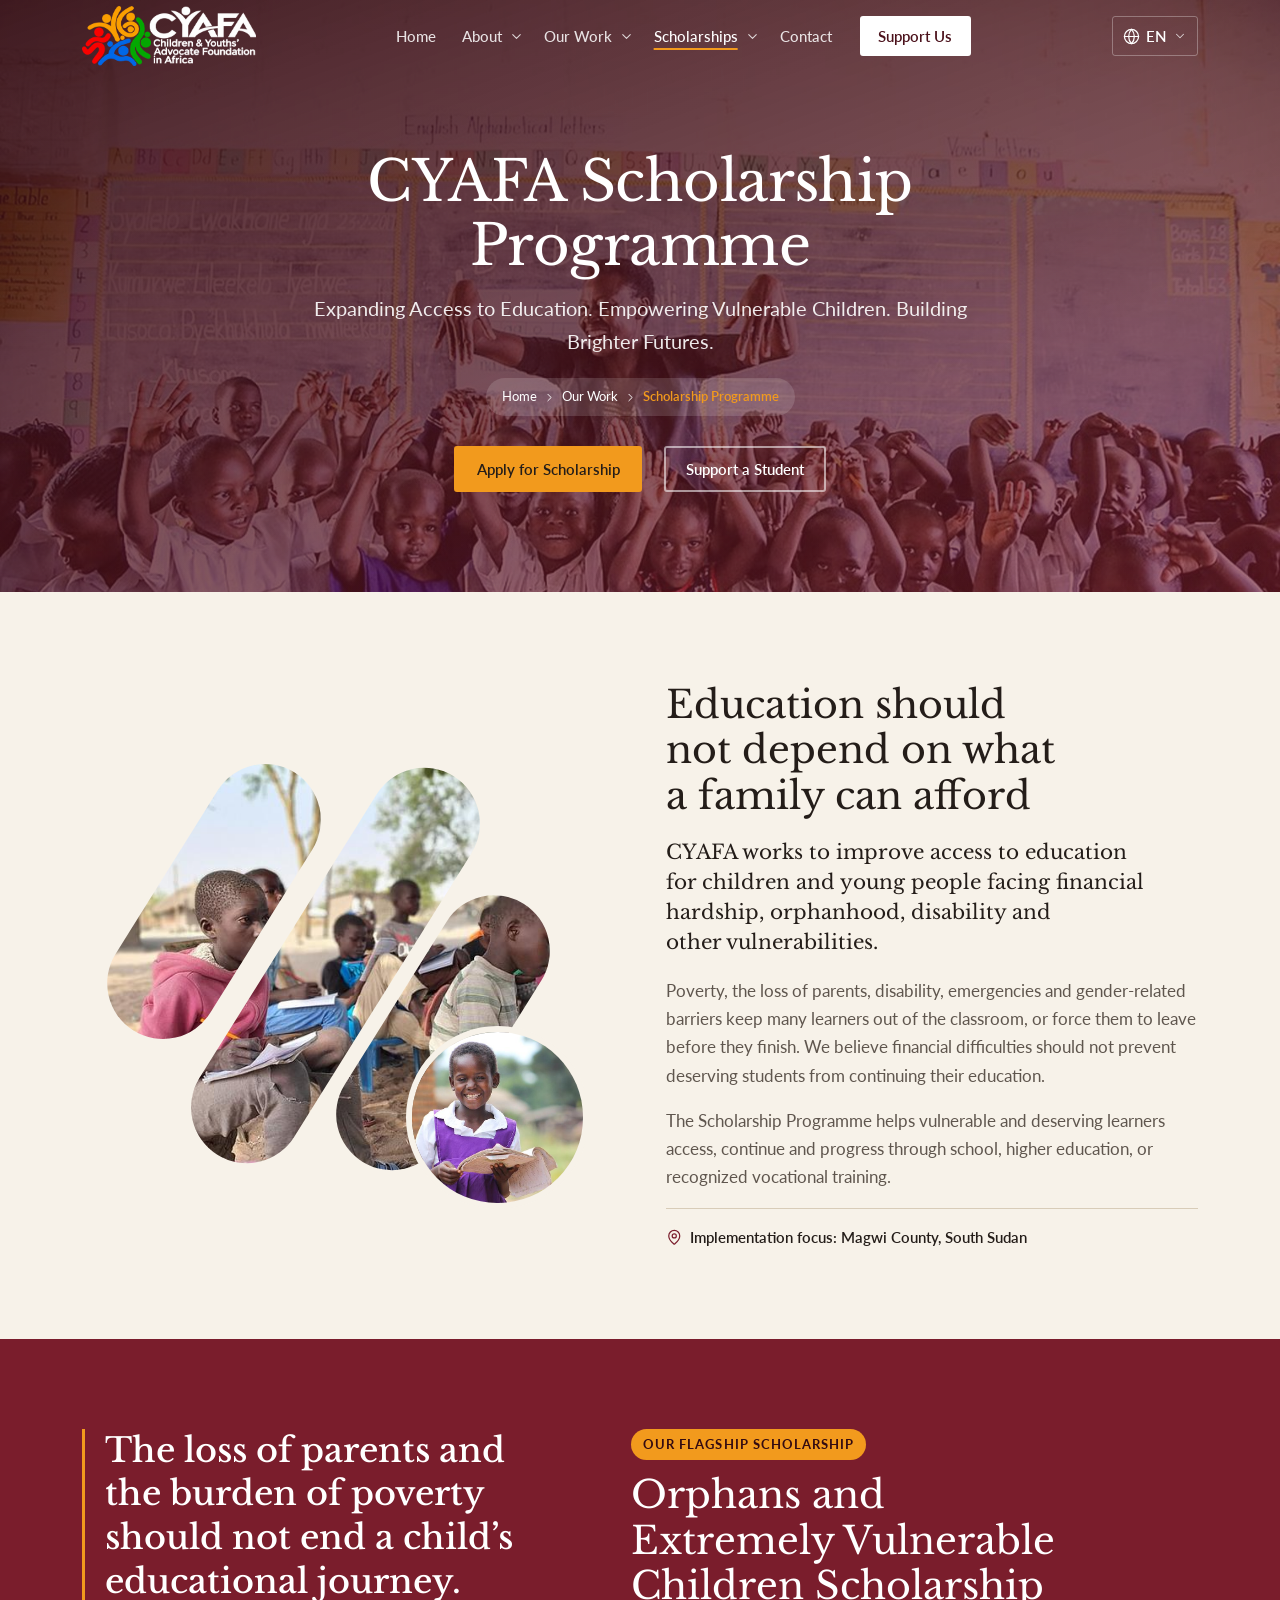
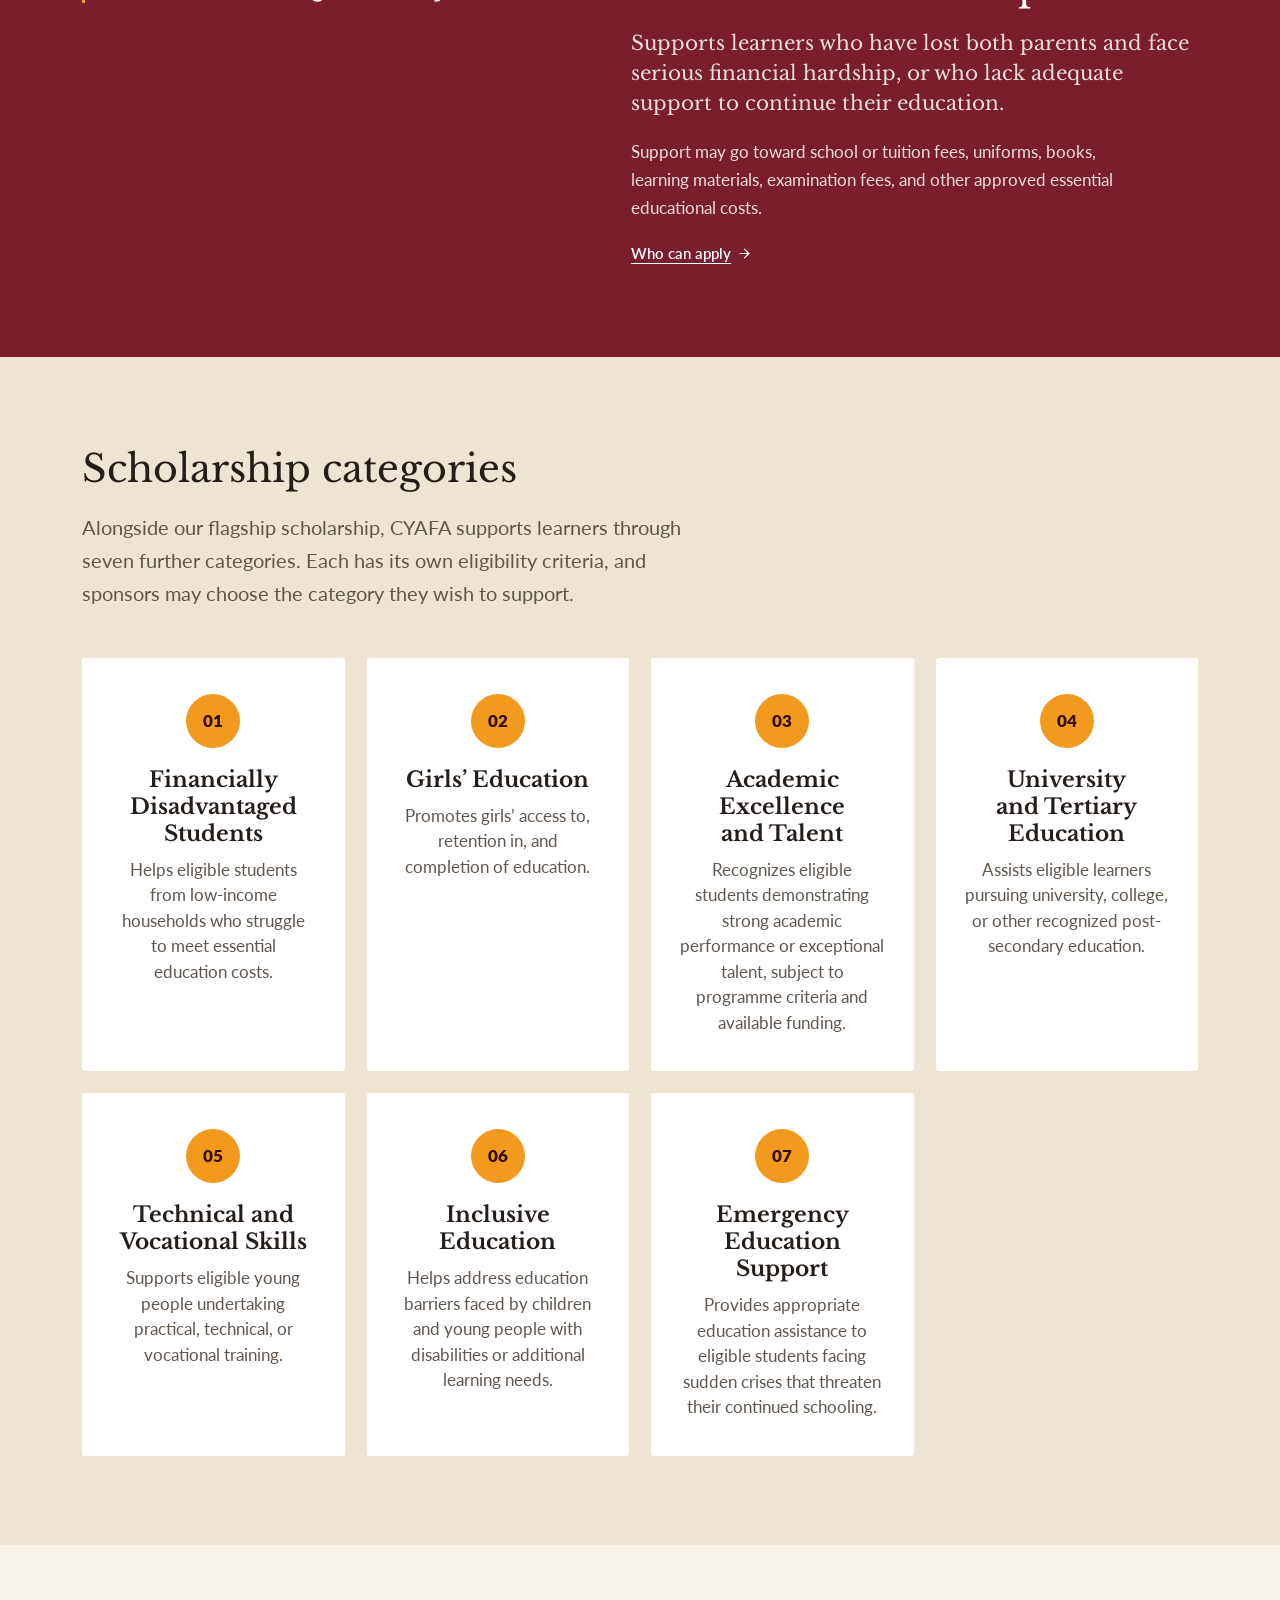
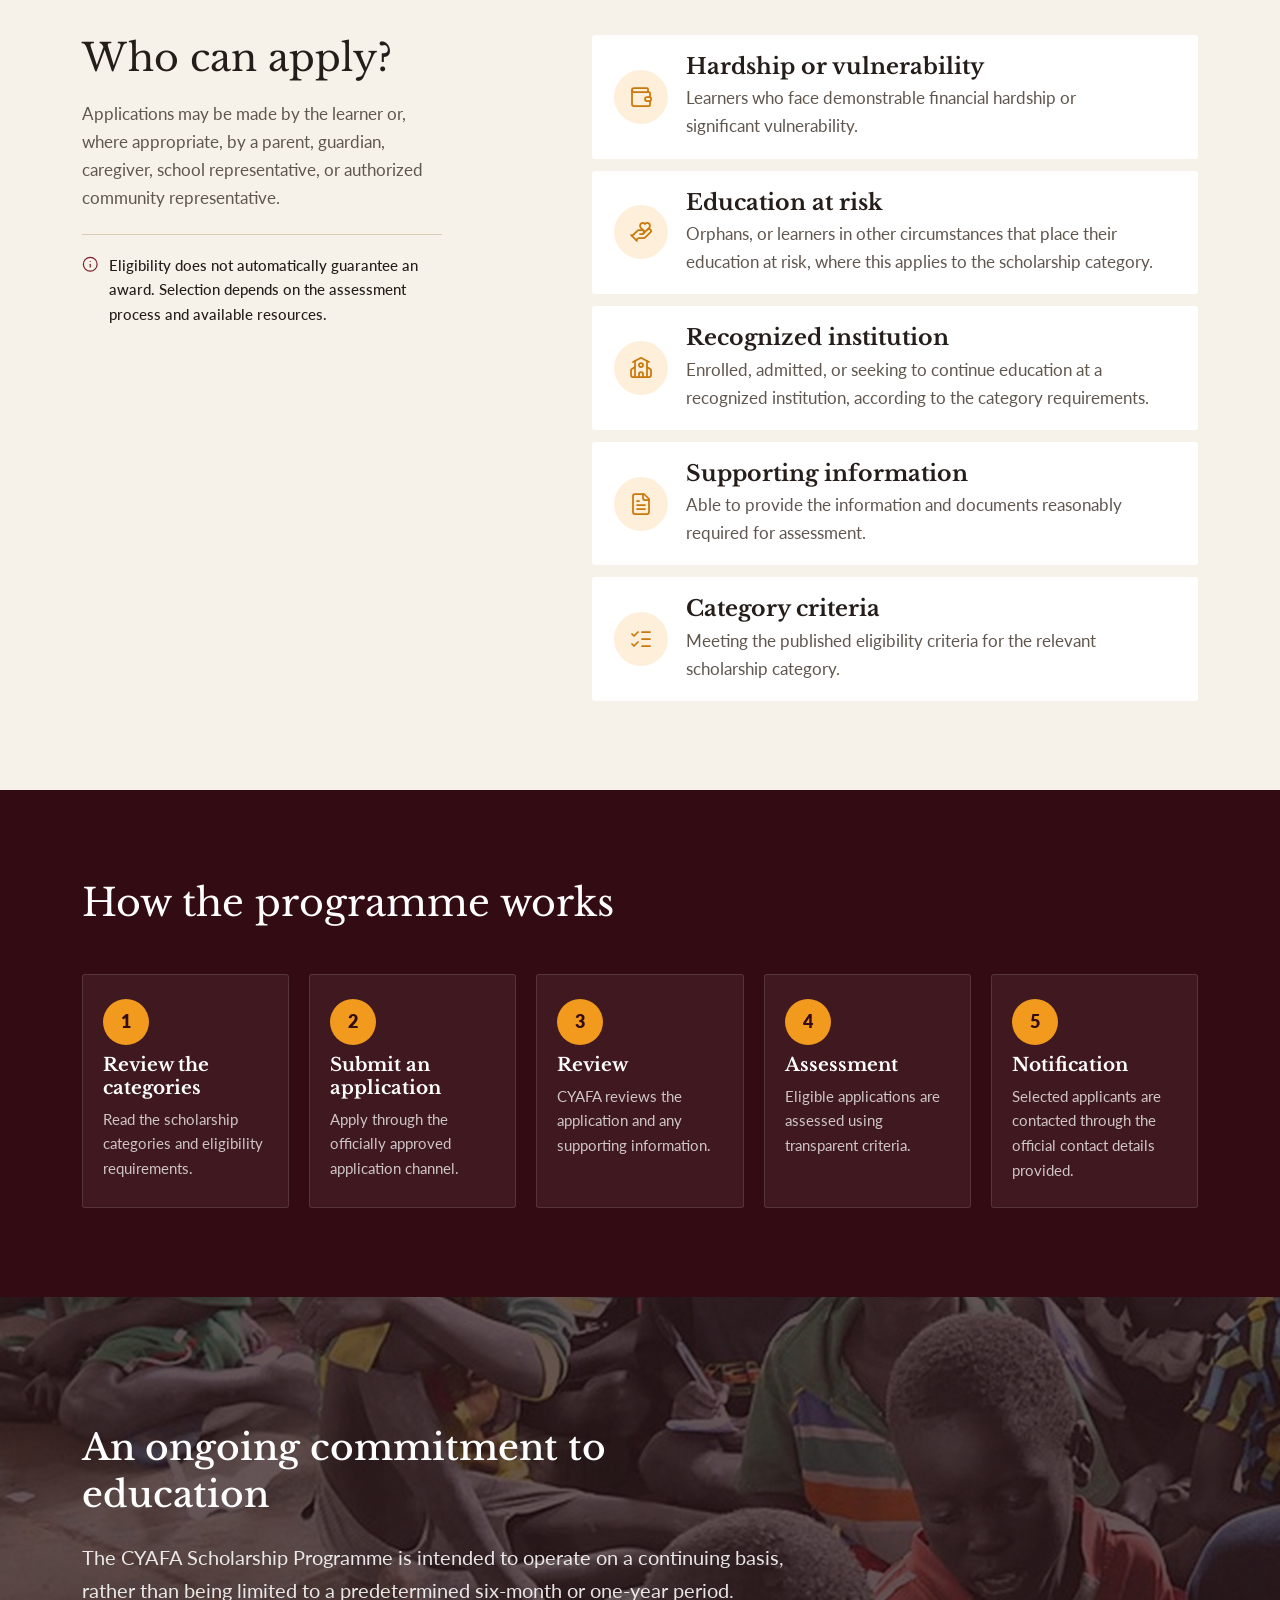
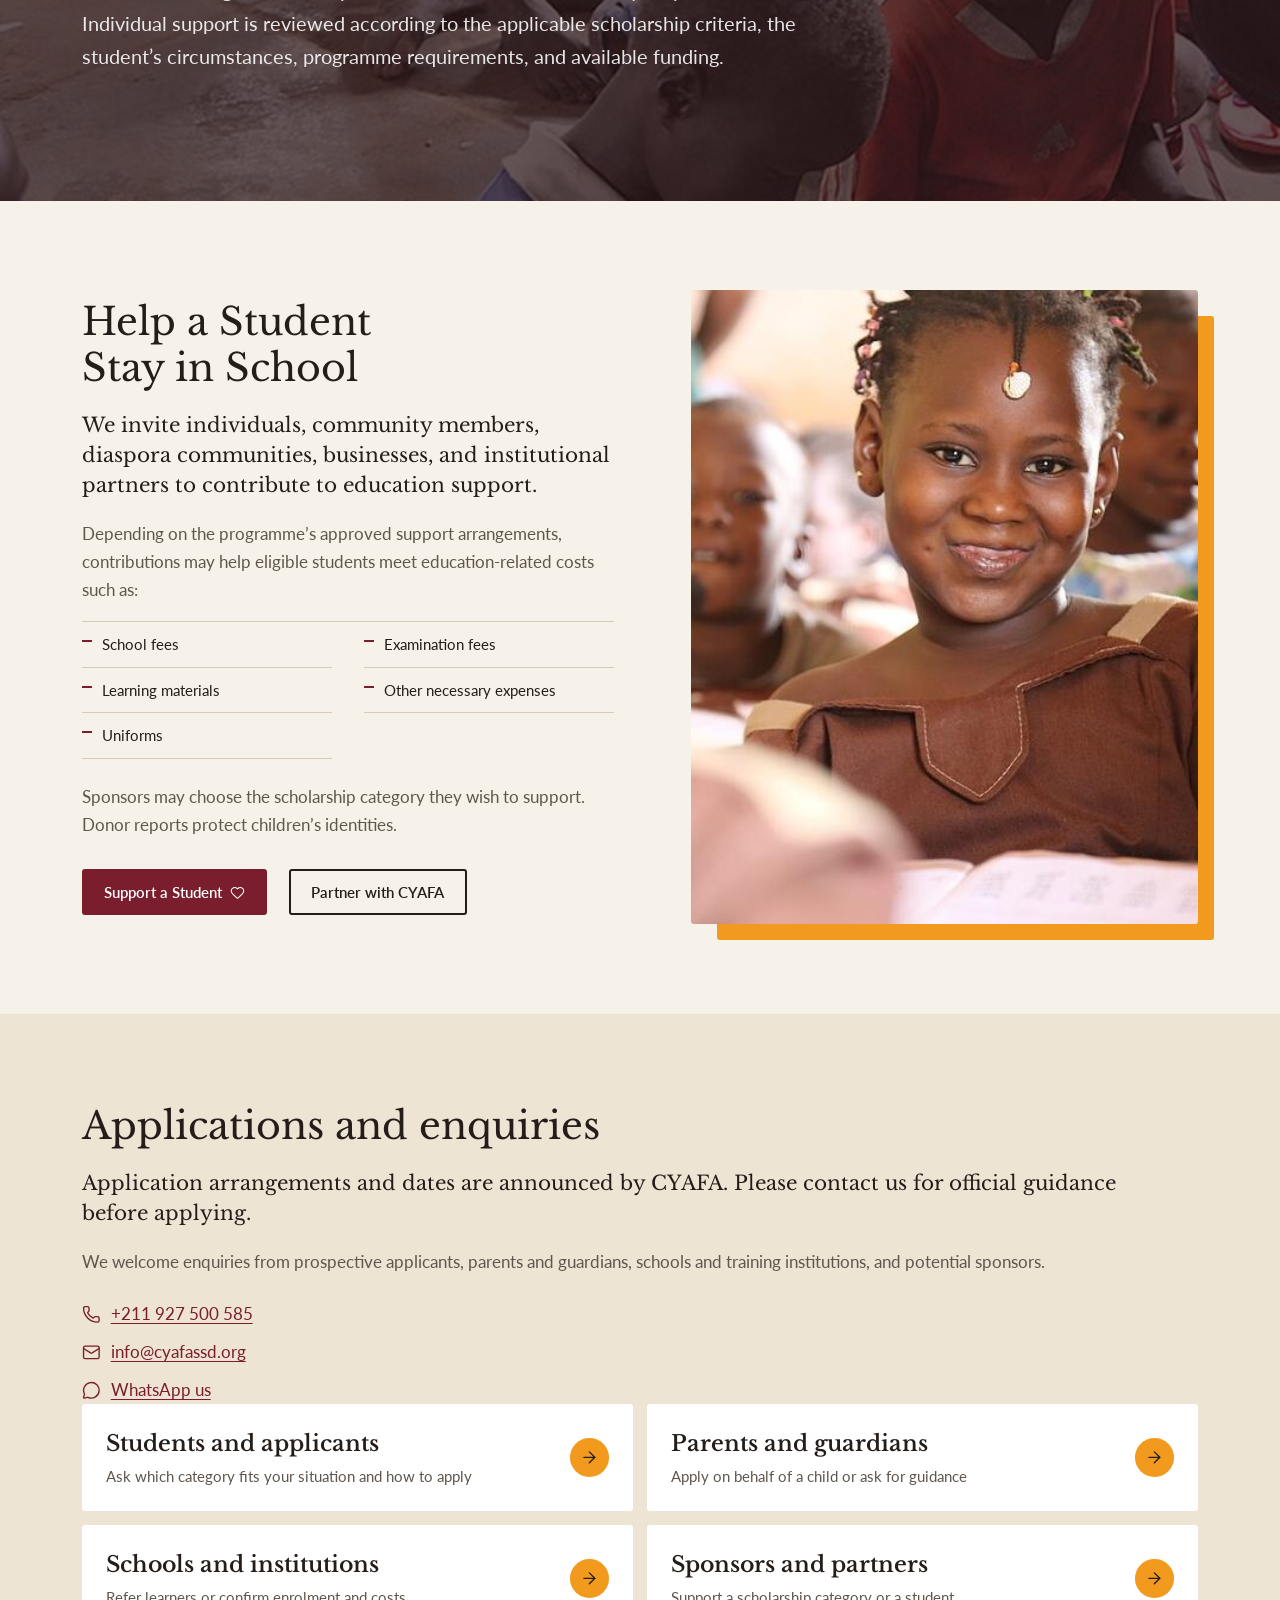
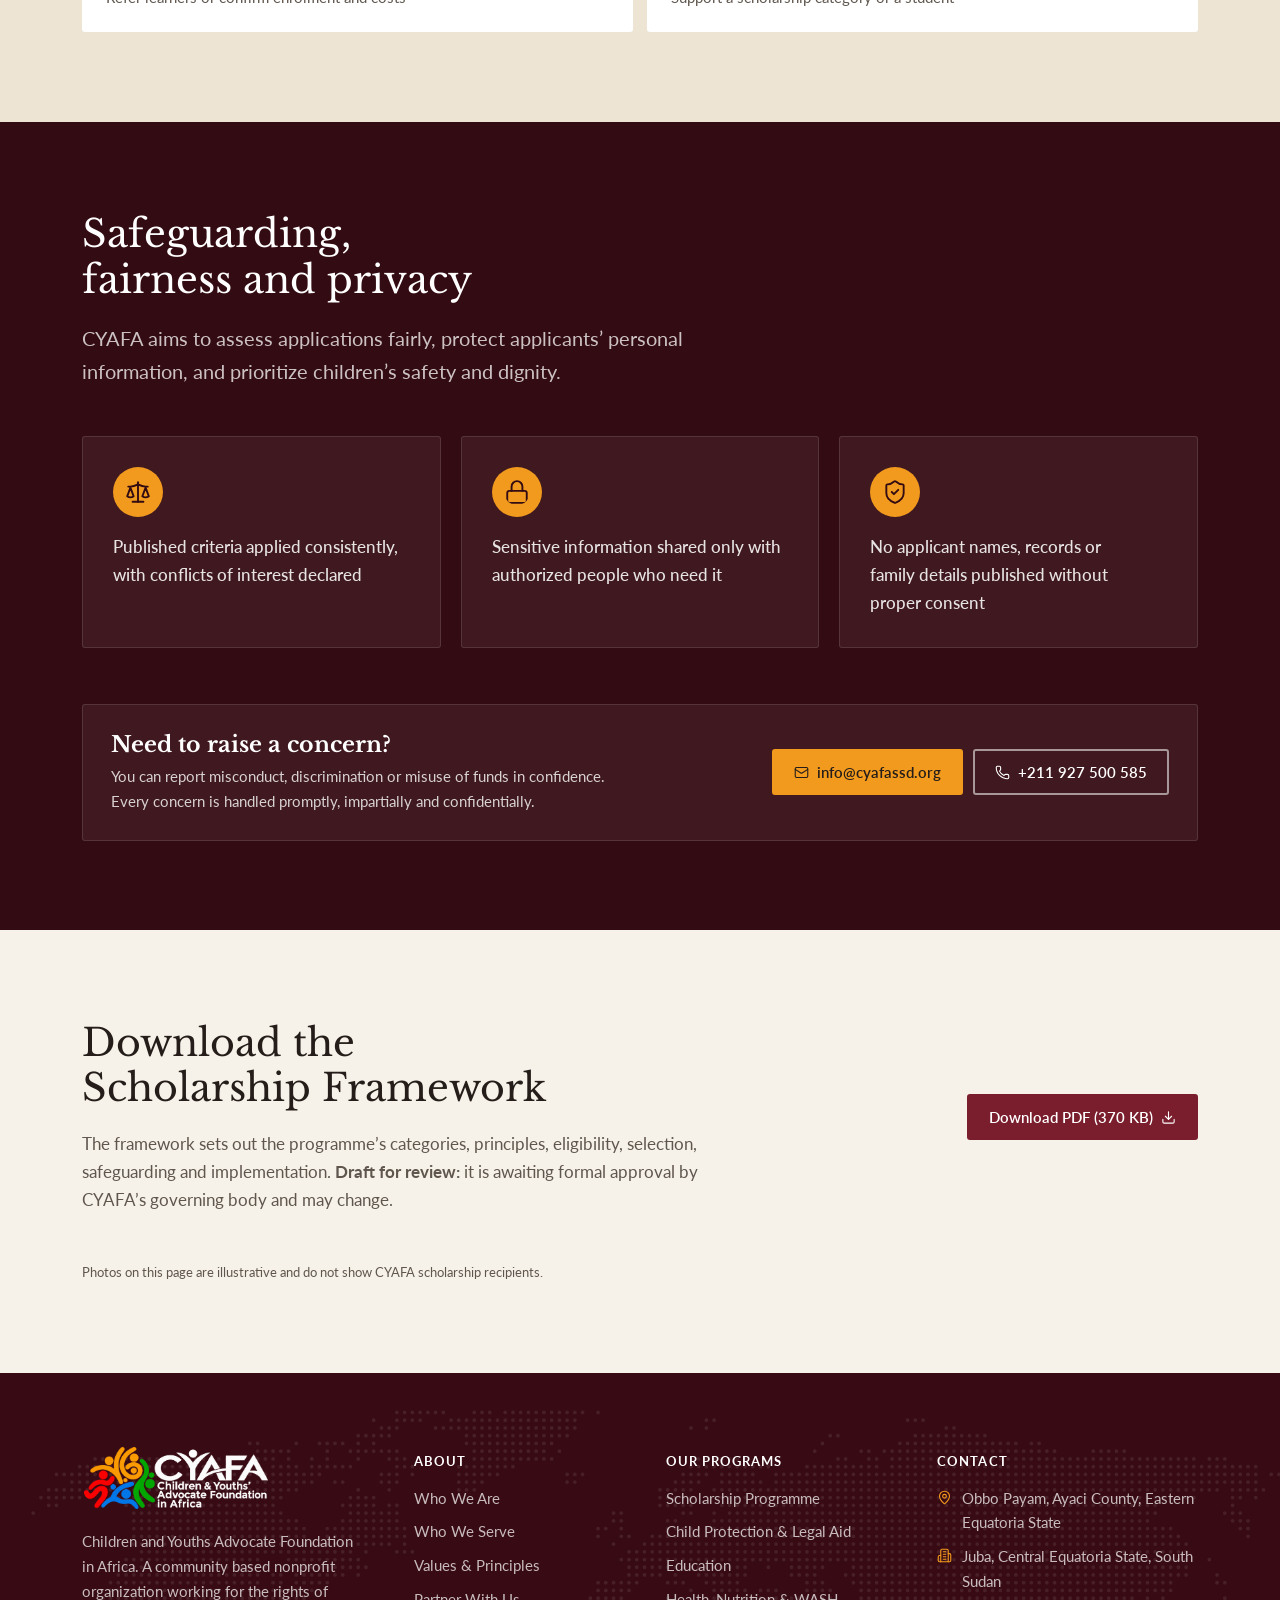
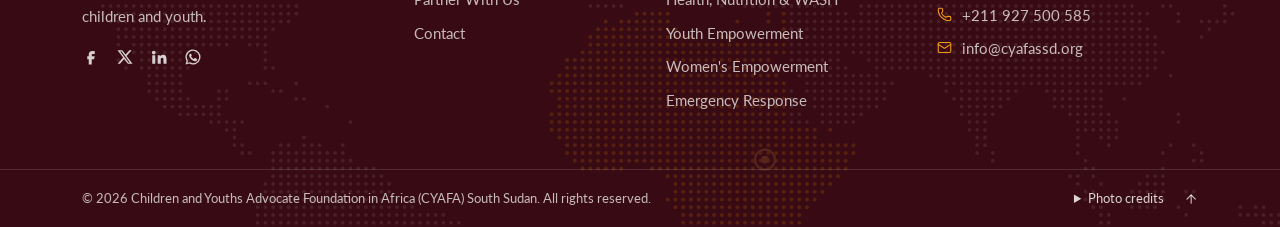
<file: scholarship/index.html>
<!DOCTYPE html>
<html lang="en">
<head>
  <meta charset="UTF-8">
  <meta name="viewport" content="width=device-width, initial-scale=1.0">
  <title>Scholarship Programme | CYAFA South Sudan</title>
  <meta name="description" content="The CYAFA Scholarship Programme helps orphans, vulnerable children and financially disadvantaged students in South Sudan stay in school. Learn about scholarship categories, eligibility, and how to apply or support a student.">
  <meta property="og:title" content="CYAFA Scholarship Programme">
  <meta property="og:description" content="Expanding access to education. Empowering vulnerable children. Building brighter futures.">
  <meta property="og:image" content="../images/scholarship/hero-1600.jpg">
  <meta name="theme-color" content="#5a1421">
  <meta name="color-scheme" content="only light">
  <link rel="icon" href="../favicon.ico" sizes="any">
  <link rel="icon" type="image/png" sizes="32x32" href="../favicon-32x32.png">
  <link rel="icon" type="image/png" sizes="16x16" href="../favicon-16x16.png">
  <link rel="apple-touch-icon" href="../apple-touch-icon.png">
  <link rel="manifest" href="../site.webmanifest">
  <link rel="preconnect" href="https://fonts.googleapis.com">
  <link rel="preconnect" href="https://fonts.gstatic.com" crossorigin>
  <link href="https://fonts.googleapis.com/css2?family=Lato:wght@400;700;900&family=Libre+Baskerville:wght@400;700&family=Caveat:wght@600&display=swap" rel="stylesheet">
  <link rel="stylesheet" href="../styles.css?v=106">
</head>
<body>
  <a href="#main" class="skip-link">Skip to main content</a>

  <!-- HEADER -->
  <header class="site-header" id="top">
    <div class="mainbar">
      <div class="container mainbar-inner">
        <a href="../" class="brand" aria-label="CYAFA South Sudan home">
          <img src="../images/cyafa-logo-light.png" alt="CYAFA South Sudan" class="brand-logo logo-light" width="523" height="180">
          <img src="../images/cyafa-logo-color.png" alt="" class="brand-logo logo-color" width="523" height="180" aria-hidden="true">
        </a>
        <nav id="site-nav" class="site-nav" aria-label="Main">
          <a href="../" class="nav-link">Home</a>

          <div class="nav-item has-sub">
            <a href="../about/" class="nav-link">About</a>
            <button class="sub-toggle" aria-expanded="false" aria-controls="mega-about" aria-label="Show About pages"><i data-lucide="chevron-down"></i></button>
            <div class="mega" id="mega-about">
              <div class="container mega-inner mega-about">
                <div class="mega-col">
                  <p class="mega-title">About us</p>
                  <ul class="mega-links">
                <li><a href="../about/"><span class="sub-ic"><i data-lucide="info"></i></span><span><strong>Who We Are</strong><small>Mission, vision and goal</small></span></a></li>
                <li><a href="../serve/"><span class="sub-ic"><i data-lucide="users"></i></span><span><strong>Who We Serve</strong><small>Children, women and youth</small></span></a></li>
                <li><a href="../values/"><span class="sub-ic"><i data-lucide="heart-handshake"></i></span><span><strong>Values &amp; Principles</strong><small>What guides our work</small></span></a></li>
                  </ul>
                </div>
                <a href="../about/" class="mega-feature">
                  <img src="../images/children-kimotong.jpg" alt="" loading="lazy">
                  <span class="mega-feature-text"><small>Our Mission</small>To advocate for the rights of children and youth in the most marginalized communities in Africa.</span>
                </a>
                <div class="mega-col mega-contact">
                  <p class="mega-title">Contact</p>
                  <p><strong>Mr. Odoch Nelson Ochan</strong><br>Founder &amp; Executive Director</p>
                  <p><a href="mailto:info@cyafassd.org">info@cyafassd.org</a><br><a href="tel:+211927500585">+211 927 500 585</a></p>
                  <a href="../contact/" class="link-arrow">Contact us <i data-lucide="arrow-right"></i></a>
                </div>
              </div>
            </div>
          </div>

          <div class="nav-item has-sub">
            <a href="../work/" class="nav-link">Our Work</a>
            <button class="sub-toggle" aria-expanded="false" aria-controls="mega-work" aria-label="Show programs"><i data-lucide="chevron-down"></i></button>
            <div class="mega" id="mega-work">
              <div class="container mega-inner mega-work">
                <div class="mega-col">
                  <p class="mega-title">Our programs</p>
                  <ul class="mega-programs">
                <li><a href="../scholarship/"><i data-lucide="award"></i>Scholarship Programme</a></li>
                <li><a href="../work/#education"><i data-lucide="graduation-cap"></i>Education</a></li>
                <li><a href="../work/#health"><i data-lucide="heart-pulse"></i>Health, Nutrition &amp; WASH</a></li>
                <li><a href="../work/#women"><i data-lucide="hand-heart"></i>Women's Empowerment</a></li>
                <li><a href="../work/#youth"><i data-lucide="users"></i>Youth Empowerment</a></li>
                <li><a href="../work/#livelihoods"><i data-lucide="piggy-bank"></i>Livelihoods</a></li>
                <li><a href="../work/#environment"><i data-lucide="leaf"></i>Environment &amp; Agriculture</a></li>
                <li><a href="../work/#legal-aid"><i data-lucide="scale"></i>Child Protection &amp; Legal Aid</a></li>
                <li><a href="../work/#peacebuilding"><i data-lucide="landmark"></i>Peacebuilding &amp; Human Rights</a></li>
                <li><a href="../work/#emergency"><i data-lucide="siren"></i>Emergency Response</a></li>
                <li><a href="../work/#drug-abuse"><i data-lucide="shield-plus"></i>Drug Abuse Prevention</a></li>
                <li><a href="../work/#resource-center"><i data-lucide="library"></i>Resource Center</a></li>
                  </ul>
                </div>
                <a href="../work/" class="mega-feature">
                  <img src="../images/education.jpg" alt="" loading="lazy">
                  <span class="mega-feature-text"><small>Our Work</small>See all programs <i data-lucide="arrow-right"></i></span>
                </a>
              </div>
            </div>
          </div>

          <div class="nav-item has-sub">
            <a href="../scholarship/" class="nav-link" aria-current="page">Scholarships</a>
            <button class="sub-toggle" aria-expanded="false" aria-controls="mega-scholarship" aria-label="Show Scholarship Programme sections"><i data-lucide="chevron-down"></i></button>
            <div class="mega" id="mega-scholarship">
              <div class="container mega-inner mega-scholar">
                <div class="mega-col">
                  <p class="mega-title">Scholarship Programme</p>
                  <ul class="mega-links mega-links-2">
                <li><a href="../scholarship/#categories"><span class="sub-ic"><i data-lucide="layers"></i></span><span><strong>Scholarship Categories</strong><small>Eight areas of education support</small></span></a></li>
                <li><a href="../scholarship/#eligibility"><span class="sub-ic"><i data-lucide="list-checks"></i></span><span><strong>Who Can Apply</strong><small>Eligibility and requirements</small></span></a></li>
                <li><a href="../scholarship/#how-it-works"><span class="sub-ic"><i data-lucide="route"></i></span><span><strong>How It Works</strong><small>From application to selection</small></span></a></li>
                <li><a href="../scholarship/#apply"><span class="sub-ic"><i data-lucide="message-square"></i></span><span><strong>Apply &amp; Enquiries</strong><small>Get official guidance</small></span></a></li>
                <li><a href="../scholarship/#support"><span class="sub-ic"><i data-lucide="heart-handshake"></i></span><span><strong>Support a Student</strong><small>Sponsors and partners</small></span></a></li>
                <li><a href="../scholarship/#download"><span class="sub-ic"><i data-lucide="file-down"></i></span><span><strong>Scholarship Framework</strong><small>Download the PDF</small></span></a></li>
                  </ul>
                </div>
                <a href="../scholarship/" class="mega-feature">
                  <img src="../images/scholarship/reading-800.jpg" alt="" loading="lazy">
                  <span class="mega-feature-text"><small>Scholarship Programme</small>Helping vulnerable children stay in school <i data-lucide="arrow-right"></i></span>
                </a>
              </div>
            </div>
          </div>
          <a href="../contact/" class="nav-link">Contact</a>
          <a href="../contact/#partner" class="btn btn-light nav-cta">Support Us</a>
          <div class="nav-extra">
            <a href="tel:+211927500585" class="nav-extra-line"><svg viewBox="0 0 24 24" aria-hidden="true"><path d="M6.62 10.79c1.44 2.83 3.76 5.14 6.59 6.59l2.2-2.2c.27-.27.67-.36 1.02-.24 1.12.37 2.33.57 3.57.57.55 0 1 .45 1 1V20c0 .55-.45 1-1 1-9.39 0-17-7.61-17-17 0-.55.45-1 1-1h3.5c.55 0 1 .45 1 1 0 1.25.2 2.45.57 3.57.11.35.03.74-.25 1.02l-2.2 2.2z"/></svg>+211 927 500 585</a>
            <a href="mailto:info@cyafassd.org" class="nav-extra-line"><svg viewBox="0 0 24 24" aria-hidden="true"><path d="M20 4H4c-1.1 0-1.99.9-1.99 2L2 18c0 1.1.9 2 2 2h16c1.1 0 2-.9 2-2V6c0-1.1-.9-2-2-2zm0 4l-8 5-8-5V6l8 5 8-5v2z"/></svg>info@cyafassd.org</a>
            <div class="nav-extra-social" aria-label="Social media">
              <!-- TODO: replace # with CYAFA's real social media links -->
              <a href="#" aria-label="Facebook"><svg viewBox="0 0 24 24"><path d="M14 8h3V4h-3a5 5 0 0 0-5 5v2H7v4h2v7h4v-7h3l1-4h-4V9a1 1 0 0 1 1-1z"/></svg></a>
              <a href="#" aria-label="X (Twitter)"><svg viewBox="0 0 24 24"><path d="M17.8 3h3.1l-6.8 7.8L22 21h-6.2l-4.9-6.4L5.3 21H2.2l7.3-8.3L2 3h6.4l4.4 5.8L17.8 3zm-1.1 16.2h1.7L7.4 4.7H5.6l11.1 14.5z"/></svg></a>
              <a href="#" aria-label="LinkedIn"><svg viewBox="0 0 24 24"><path d="M4.98 3.5a2.5 2.5 0 1 1 0 5 2.5 2.5 0 0 1 0-5zM3 9.5h4V21H3V9.5zm6.5 0h3.8v1.6h.1c.5-1 1.8-2 3.8-2 4 0 4.8 2.6 4.8 6V21h-4v-5.1c0-1.2 0-2.8-1.7-2.8s-2 1.3-2 2.7V21h-4V9.5z"/></svg></a>
              <a href="https://wa.me/211927500585" aria-label="WhatsApp"><svg viewBox="0 0 24 24"><path d="M12 2a10 10 0 0 0-8.6 15.1L2 22l5-1.3A10 10 0 1 0 12 2zm0 18.2a8.2 8.2 0 0 1-4.2-1.1l-.3-.2-3 .8.8-2.9-.2-.3A8.2 8.2 0 1 1 12 20.2zm4.5-6.1c-.2-.1-1.5-.7-1.7-.8-.2-.1-.4-.1-.6.1l-.8 1c-.1.2-.3.2-.5.1a6.7 6.7 0 0 1-3.3-2.9c-.3-.4.2-.4.7-1.4.1-.2 0-.3 0-.4l-.8-1.8c-.2-.5-.4-.4-.6-.4h-.5a1 1 0 0 0-.7.3 3 3 0 0 0-.9 2.2 5.2 5.2 0 0 0 1.1 2.8 11.9 11.9 0 0 0 4.6 4c1.7.7 2.4.8 3.2.7.5-.1 1.5-.6 1.8-1.2.2-.6.2-1.1.1-1.2l-.4-.3z"/></svg></a>
            </div>
          </div>
        </nav>
        <div class="lang" translate="no">
          <button class="lang-btn" type="button" aria-expanded="false" aria-controls="lang-list" aria-label="Choose language"><i data-lucide="globe"></i><span class="lang-cur">EN</span><i data-lucide="chevron-down"></i></button>
          <ul class="lang-list" id="lang-list">
            <li><button type="button" data-lang="en" lang="en"><span>English</span><small>EN</small></button></li>
            <li><button type="button" data-lang="fr" lang="fr"><span>Français</span><small>FR</small></button></li>
            <li><button type="button" data-lang="de" lang="de"><span>Deutsch</span><small>DE</small></button></li>
            <li><button type="button" data-lang="es" lang="es"><span>Español</span><small>ES</small></button></li>
            <li><button type="button" data-lang="no" lang="no"><span>Norsk</span><small>NO</small></button></li>
            <li class="lang-sep">More languages</li>
            <li><button type="button" data-lang="ar" lang="ar"><span>العربية</span><small>AR</small></button></li>
            <li><button type="button" data-lang="pt" lang="pt"><span>Português</span><small>PT</small></button></li>
            <li><button type="button" data-lang="it" lang="it"><span>Italiano</span><small>IT</small></button></li>
            <li><button type="button" data-lang="nl" lang="nl"><span>Nederlands</span><small>NL</small></button></li>
            <li><button type="button" data-lang="sw" lang="sw"><span>Kiswahili</span><small>SW</small></button></li>
            <li><button type="button" data-lang="sv" lang="sv"><span>Svenska</span><small>SV</small></button></li>
            <li><button type="button" data-lang="zh-CN" lang="zh-CN"><span>中文</span><small>ZH</small></button></li>
            <li><button type="button" data-lang="ja" lang="ja"><span>日本語</span><small>JA</small></button></li>
            <li><button type="button" data-lang="ko" lang="ko"><span>한국어</span><small>KO</small></button></li>
            <li class="lang-note">Automatic translation by Google</li>
          </ul>
        </div>
        <div id="google_translate_element" hidden></div>
        <button class="nav-toggle" aria-expanded="false" aria-controls="site-nav" aria-label="Open menu">
          <span class="nav-toggle-lines"><span></span><span></span><span></span></span>
        </button>
      </div>
    </div>
  </header>

  <main id="main">

    <section class="page-hero on-photo sch-hero">
      <img src="../images/scholarship/hero-1600.jpg" srcset="../images/scholarship/hero-800.jpg 800w, ../images/scholarship/hero-1600.jpg 1600w" sizes="100vw" alt="" style="object-position: center 40%" fetchpriority="high">
      <div class="container">
        <nav class="breadcrumb" aria-label="Breadcrumb"><a href="../">Home</a><i data-lucide="chevron-right"></i><a href="../work/">Our Work</a><i data-lucide="chevron-right"></i><span>Scholarship Programme</span></nav>
        <h1>CYAFA Scholarship Programme</h1>
        <p>Expanding Access to Education. Empowering Vulnerable Children. Building Brighter Futures.</p>
        <div class="hero-actions"><a href="#apply" class="btn btn-gold">Apply for Scholarship</a><a href="#support" class="btn btn-outline">Support a Student</a></div>
      </div>
    </section>

    <section class="section">
      <div class="container sch-intro">
        <div class="sch-collage">
          <img class="sch-collage-main" src="../images/scholarship/writing-1600.jpg" srcset="../images/scholarship/writing-800.jpg 800w, ../images/scholarship/writing-1600.jpg 1600w" sizes="(max-width: 980px) 90vw, 40vw" width="1600" height="1200" alt="Children sitting on stools writing in their exercise books during an outdoor lesson" loading="lazy" decoding="async">
          <img class="sch-collage-inset" src="../images/scholarship/reader-800.jpg" style="object-position: 30% center" width="800" height="533" alt="A smiling schoolgirl holding an open reading book" loading="lazy" decoding="async">
        </div>
        <div class="about-copy">
          <h2>Education should not depend on what a family can afford</h2>
          <p class="lead-text">CYAFA works to improve access to education for children and young people facing financial hardship, orphanhood, disability and other vulnerabilities.</p>
          <p class="muted">Poverty, the loss of parents, disability, emergencies and gender-related barriers keep many learners out of the classroom, or force them to leave before they finish. We believe financial difficulties should not prevent deserving students from continuing their education.</p>
          <p class="muted">The Scholarship Programme helps vulnerable and deserving learners access, continue and progress through school, higher education, or recognized vocational training.</p>
          <p class="sch-area"><i data-lucide="map-pin"></i>Implementation focus: Magwi County, South Sudan</p>
        </div>
      </div>
    </section>

    <section class="sch-flagship" id="categories">
      <div class="container sch-flagship-inner">
      <div class="sch-flagship-quote">
        <i data-lucide="quote"></i>
        <blockquote>The loss of parents and the burden of poverty should not end a child’s educational journey.</blockquote>
      </div>
      <div class="sch-flagship-body">
        <span class="cause-tag"><i data-lucide="star"></i>Our flagship scholarship</span>
        <h2>Orphans and Extremely Vulnerable Children Scholarship</h2>
        <p class="lead-text">Supports learners who have lost both parents and face serious financial hardship, or who lack adequate support to continue their education.</p>
        <p class="muted">Support may go toward school or tuition fees, uniforms, books, learning materials, examination fees, and other approved essential educational costs.</p>
        <a href="#eligibility" class="link-arrow">Who can apply <i data-lucide="arrow-right"></i></a>
      </div>
      </div>
    </section>

    <section class="section section-tint">
      <div class="container">
        <div class="head-row">
          <div class="section-head">
            <h2>Scholarship categories</h2>
            <p>Alongside our flagship scholarship, CYAFA supports learners through seven further categories. Each has its own eligibility criteria, and sponsors may choose the category they wish to support.</p>
          </div>
        </div>
        <div class="editorial sch-cats">
          <div class="ed-row">
            <h3>Financially Disadvantaged Students</h3>
            <p>Helps eligible students from low-income households who struggle to meet essential education costs.</p>
          </div>
          <div class="ed-row">
            <h3>Girls’ Education</h3>
            <p>Promotes girls’ access to, retention in, and completion of education.</p>
          </div>
          <div class="ed-row">
            <h3>Academic Excellence and Talent</h3>
            <p>Recognizes eligible students demonstrating strong academic performance or exceptional talent, subject to programme criteria and available funding.</p>
          </div>
          <div class="ed-row">
            <h3>University and Tertiary Education</h3>
            <p>Assists eligible learners pursuing university, college, or other recognized post-secondary education.</p>
          </div>
          <div class="ed-row">
            <h3>Technical and Vocational Skills</h3>
            <p>Supports eligible young people undertaking practical, technical, or vocational training.</p>
          </div>
          <div class="ed-row">
            <h3>Inclusive Education</h3>
            <p>Helps address education barriers faced by children and young people with disabilities or additional learning needs.</p>
          </div>
          <div class="ed-row">
            <h3>Emergency Education Support</h3>
            <p>Provides appropriate education assistance to eligible students facing sudden crises that threaten their continued schooling.</p>
          </div>
        </div>
      </div>
    </section>

    <section class="section" id="eligibility">
      <div class="container split-sticky">
        <div class="sticky">
          <h2>Who can apply?</h2>
          <p class="muted">Applications may be made by the learner or, where appropriate, by a parent, guardian, caregiver, school representative, or authorized community representative.</p>
          <p class="sch-caveat"><i data-lucide="info"></i><span>Eligibility does not automatically guarantee an award. Selection depends on the assessment process and available resources.</span></p>
        </div>
        <ul class="guide-list">
          <li><span class="gi"><i data-lucide="wallet"></i></span><div><h3>Hardship or vulnerability</h3><p>Learners who face demonstrable financial hardship or significant vulnerability.</p></div></li>
          <li><span class="gi"><i data-lucide="hand-heart"></i></span><div><h3>Education at risk</h3><p>Orphans, or learners in other circumstances that place their education at risk, where this applies to the scholarship category.</p></div></li>
          <li><span class="gi"><i data-lucide="school"></i></span><div><h3>Recognized institution</h3><p>Enrolled, admitted, or seeking to continue education at a recognized institution, according to the category requirements.</p></div></li>
          <li><span class="gi"><i data-lucide="file-text"></i></span><div><h3>Supporting information</h3><p>Able to provide the information and documents reasonably required for assessment.</p></div></li>
          <li><span class="gi"><i data-lucide="list-checks"></i></span><div><h3>Category criteria</h3><p>Meeting the published eligibility criteria for the relevant scholarship category.</p></div></li>
        </ul>
      </div>
    </section>

    <section class="section section-dark" id="how-it-works">
      <div class="container">
        <div class="section-head"><h2>How the programme works</h2></div>
        <ol class="steps sch-steps">
          <li class="step"><span class="st-num"></span><h3>Review the categories</h3><p>Read the scholarship categories and eligibility requirements.</p></li>
          <li class="step"><span class="st-num"></span><h3>Submit an application</h3><p>Apply through the officially approved application channel.</p></li>
          <li class="step"><span class="st-num"></span><h3>Review</h3><p>CYAFA reviews the application and any supporting information.</p></li>
          <li class="step"><span class="st-num"></span><h3>Assessment</h3><p>Eligible applications are assessed using transparent criteria.</p></li>
          <li class="step"><span class="st-num"></span><h3>Notification</h3><p>Selected applicants are contacted through the official contact details provided.</p></li>
        </ol>
      </div>
    </section>

    <section class="photo-band sch-band" style="background-image: url('../images/scholarship/lesson-1600.jpg')">
      <div class="container">
        <blockquote>
          <i data-lucide="infinity"></i>
          An ongoing commitment to education
        </blockquote>
        <p>The CYAFA Scholarship Programme is intended to operate on a continuing basis, rather than being limited to a predetermined six-month or one-year period. Individual support is reviewed according to the applicable scholarship criteria, the student’s circumstances, programme requirements, and available funding.</p>
      </div>
    </section>

    <section class="section" id="support">
      <div class="container sch-support">
        <div class="about-copy">
          <h2>Help a Student Stay in School</h2>
          <p class="lead-text">We invite individuals, community members, diaspora communities, businesses, and institutional partners to contribute to education support.</p>
          <p class="muted">Depending on the programme’s approved support arrangements, contributions may help eligible students meet education-related costs such as:</p>
          <ul class="sch-costs">
            <li>School fees</li>
            <li>Learning materials</li>
            <li>Uniforms</li>
            <li>Examination fees</li>
            <li>Other necessary expenses</li>
          </ul>
          <p class="muted">Sponsors may choose the scholarship category they wish to support. Donor reports protect children’s identities.</p>
          <div class="hero-actions">
            <a href="../contact/?topic=Donation&amp;cause=Scholarship%20Programme#message" class="btn btn-primary">Support a Student <i data-lucide="heart"></i></a>
            <a href="../contact/?topic=Partnership#message" class="btn btn-outline-dark">Partner with CYAFA</a>
          </div>
        </div>
        <figure class="sch-frame">
          <img src="../images/scholarship/student-1600.jpg" srcset="../images/scholarship/student-800.jpg 800w, ../images/scholarship/student-1600.jpg 1600w" sizes="(max-width: 980px) 90vw, 45vw" width="1600" height="1067" alt="A smiling girl sitting at her school desk among classmates" loading="lazy" decoding="async">
        </figure>
      </div>
    </section>

    <section class="section section-tint" id="apply">
      <div class="container contact-split">
        <div class="contact-intro">
          <h2>Applications and enquiries</h2>
          <p class="lead-text">Application arrangements and dates are announced by CYAFA. Please contact us for official guidance before applying.</p>
          <p class="muted">We welcome enquiries from prospective applicants, parents and guardians, schools and training institutions, and potential sponsors.</p>
          <ul class="contact-lines">
            <li><i data-lucide="phone"></i><a href="tel:+211927500585">+211 927 500 585</a></li>
            <li><i data-lucide="mail"></i><a href="mailto:info@cyafassd.org?subject=Scholarship%20enquiry">info@cyafassd.org</a></li>
            <li><i data-lucide="message-circle"></i><a href="https://wa.me/211927500585">WhatsApp us</a></li>
          </ul>
        </div>
        <div class="sch-routes">
          <a href="../contact/?topic=Scholarship%20enquiry#message" class="sch-route">
            <span><strong>Students and applicants</strong><small>Ask which category fits your situation and how to apply</small></span><i data-lucide="arrow-right"></i>
          </a>
          <a href="../contact/?topic=Scholarship%20enquiry#message" class="sch-route">
            <span><strong>Parents and guardians</strong><small>Apply on behalf of a child or ask for guidance</small></span><i data-lucide="arrow-right"></i>
          </a>
          <a href="../contact/?topic=Scholarship%20enquiry#message" class="sch-route">
            <span><strong>Schools and institutions</strong><small>Refer learners or confirm enrolment and costs</small></span><i data-lucide="arrow-right"></i>
          </a>
          <a href="../contact/?topic=Partnership#message" class="sch-route">
            <span><strong>Sponsors and partners</strong><small>Support a scholarship category or a student</small></span><i data-lucide="arrow-right"></i>
          </a>
        </div>
      </div>
    </section>

    <section class="section section-dark sch-safeguard" id="safeguarding">
      <div class="container">
        <div class="section-head">
          <h2>Safeguarding, fairness and privacy</h2>
          <p>CYAFA aims to assess applications fairly, protect applicants’ personal information, and prioritize children’s safety and dignity.</p>
        </div>
        <div class="icon-grid">
          <div class="icon-cell"><i data-lucide="scale"></i><p>Published criteria applied consistently, with conflicts of interest declared</p></div>
          <div class="icon-cell"><i data-lucide="lock"></i><p>Sensitive information shared only with authorized people who need it</p></div>
          <div class="icon-cell"><i data-lucide="shield-check"></i><p>No applicant names, records or family details published without proper consent</p></div>
        </div>
        <div class="sch-concern">
          <span class="sch-concern-ic"><i data-lucide="shield-alert"></i></span>
          <div class="sch-concern-text">
            <h3>Need to raise a concern?</h3>
            <p>You can report misconduct, discrimination or misuse of funds in confidence. Every concern is handled promptly, impartially and confidentially.</p>
          </div>
          <div class="sch-concern-actions">
            <a href="mailto:info@cyafassd.org?subject=Confidential%20concern" class="btn btn-gold"><i data-lucide="mail"></i> info@cyafassd.org</a>
            <a href="tel:+211927500585" class="btn btn-outline"><i data-lucide="phone"></i> +211 927 500 585</a>
          </div>
        </div>
      </div>
    </section>

    <section class="section" id="download">
      <div class="container">
        <div class="head-row sch-download">
          <div class="section-head">
            <h2>Download the Scholarship Framework</h2>
            <p>The framework sets out the programme’s categories, principles, eligibility, selection, safeguarding and implementation. <strong>Draft for review:</strong> it is awaiting formal approval by CYAFA’s governing body and may change.</p>
          </div>
          <a href="../docs/CYAFA-Scholarship-Framework-Draft.pdf" class="btn btn-primary" download>Download PDF (370 KB) <i data-lucide="download"></i></a>
        </div>
        <p class="sch-photo-note">Photos on this page are illustrative and do not show CYAFA scholarship recipients.</p>
      </div>
    </section>

  </main>

  <!-- FOOTER -->
  <footer class="site-footer">
    <div class="container footer-grid">
      <div class="footer-brand">
        <a href="../" class="brand">
          <img src="../images/cyafa-logo.png" alt="CYAFA South Sudan" class="brand-logo" width="640" height="240">
        </a>
        <p>Children and Youths Advocate Foundation in Africa. A community based nonprofit organization working for the rights of children and youth.</p>
        <div class="footer-social" aria-label="Social media">
          <!-- TODO: replace # with CYAFA's real social media links -->
          <a href="#" aria-label="Facebook"><svg viewBox="0 0 24 24"><path d="M14 8h3V4h-3a5 5 0 0 0-5 5v2H7v4h2v7h4v-7h3l1-4h-4V9a1 1 0 0 1 1-1z"/></svg></a>
          <a href="#" aria-label="X (Twitter)"><svg viewBox="0 0 24 24"><path d="M17.8 3h3.1l-6.8 7.8L22 21h-6.2l-4.9-6.4L5.3 21H2.2l7.3-8.3L2 3h6.4l4.4 5.8L17.8 3zm-1.1 16.2h1.7L7.4 4.7H5.6l11.1 14.5z"/></svg></a>
          <a href="#" aria-label="LinkedIn"><svg viewBox="0 0 24 24"><path d="M4.98 3.5a2.5 2.5 0 1 1 0 5 2.5 2.5 0 0 1 0-5zM3 9.5h4V21H3V9.5zm6.5 0h3.8v1.6h.1c.5-1 1.8-2 3.8-2 4 0 4.8 2.6 4.8 6V21h-4v-5.1c0-1.2 0-2.8-1.7-2.8s-2 1.3-2 2.7V21h-4V9.5z"/></svg></a>
          <a href="https://wa.me/211927500585" aria-label="WhatsApp"><svg viewBox="0 0 24 24"><path d="M12 2a10 10 0 0 0-8.6 15.1L2 22l5-1.3A10 10 0 1 0 12 2zm0 18.2a8.2 8.2 0 0 1-4.2-1.1l-.3-.2-3 .8.8-2.9-.2-.3A8.2 8.2 0 1 1 12 20.2zm4.5-6.1c-.2-.1-1.5-.7-1.7-.8-.2-.1-.4-.1-.6.1l-.8 1c-.1.2-.3.2-.5.1a6.7 6.7 0 0 1-3.3-2.9c-.3-.4.2-.4.7-1.4.1-.2 0-.3 0-.4l-.8-1.8c-.2-.5-.4-.4-.6-.4h-.5a1 1 0 0 0-.7.3 3 3 0 0 0-.9 2.2 5.2 5.2 0 0 0 1.1 2.8 11.9 11.9 0 0 0 4.6 4c1.7.7 2.4.8 3.2.7.5-.1 1.5-.6 1.8-1.2.2-.6.2-1.1.1-1.2l-.4-.3z"/></svg></a>
        </div>
      </div>
      <div class="footer-col">
        <h3>About</h3>
        <ul>
          <li><a href="../about/">Who We Are</a></li>
          <li><a href="../serve/">Who We Serve</a></li>
          <li><a href="../values/">Values &amp; Principles</a></li>
          <li><a href="../contact/#partner">Partner With Us</a></li>
          <li><a href="../contact/">Contact</a></li>
        </ul>
      </div>
      <div class="footer-col">
        <h3>Our Programs</h3>
        <ul>
          <li><a href="../scholarship/">Scholarship Programme</a></li>
          <li><a href="../work/#legal-aid">Child Protection &amp; Legal Aid</a></li>
          <li><a href="../work/#education">Education</a></li>
          <li><a href="../work/#health">Health, Nutrition &amp; WASH</a></li>
          <li><a href="../work/#youth">Youth Empowerment</a></li>
          <li><a href="../work/#women">Women's Empowerment</a></li>
          <li><a href="../work/#emergency">Emergency Response</a></li>
        </ul>
      </div>
      <div class="footer-col">
        <h3>Contact</h3>
        <ul class="footer-contact">
          <li><i data-lucide="map-pin"></i><span>Obbo Payam, Ayaci County, Eastern Equatoria State</span></li>
          <li><i data-lucide="building-2"></i><span>Juba, Central Equatoria State, South Sudan</span></li>
          <li><i data-lucide="phone"></i><a href="tel:+211927500585">+211 927 500 585</a></li>
          <li><i data-lucide="mail"></i><a href="mailto:info@cyafassd.org">info@cyafassd.org</a></li>
        </ul>
      </div>
    </div>
    <div class="footer-bottom">
      <div class="container footer-bottom-inner">
        <p>&copy; <span id="year">2026</span> Children and Youths Advocate Foundation in Africa (CYAFA) South Sudan. All rights reserved.</p>
        <details class="credits">
          <summary>Photo credits</summary>
          <ul>
            <li>Reading class, Uganda: USAID in Africa, <a href="https://commons.wikimedia.org/wiki/File:School_Health_Reading_Program,_Uganda_(24768454277).jpg">public domain</a></li>
            <li>Outdoor lesson, South Sudan: David Bida, <a href="https://commons.wikimedia.org/wiki/File:Life_education_in_the_parts.jpg">CC BY-SA 4.0</a></li>
            <li>Young reader, Malawi: USAID in Africa, <a href="https://commons.wikimedia.org/wiki/File:Education_Early_Grade_Reading,_Malawi_(39034114444).jpg">public domain</a></li>
            <li>Out-of-school learners, South Sudan: USAID in Africa, <a href="https://commons.wikimedia.org/wiki/File:Education_for_out-of-school_children,_South_Sudan_(39018883394).jpg">public domain</a></li>
            <li>Pupil in class, Mali: USAID in Africa, <a href="https://commons.wikimedia.org/wiki/File:Integrated_Reading_Activity_in_Bamako,_Mali_(38723302555).jpg">public domain</a></li>
            <li>Boys reading, Zambia: USAID in Africa, <a href="https://commons.wikimedia.org/wiki/File:Zambian_Boys_Reading_and_Laughing_(15349199369).jpg">public domain</a></li>
            <li>Grace at play: David Kabiru, <a href="https://commons.wikimedia.org/wiki/File:Grace,_5_years_old,_a_Refugee_from_South_Sudan,_in_a_see-saw_in_Daadab_Refugee_Camp.jpg">CC BY-SA 4.0</a></li>
            <li>Student reading: Dennisdenaya, <a href="https://commons.wikimedia.org/wiki/File:Learning_Session.jpg">CC BY-SA 4.0</a></li>
            <li>Vocational school, Yei: Norwegian People's Aid, <a href="https://commons.wikimedia.org/wiki/File:Yrkesskole_i_S%C3%B8r-Sudan_(4711438466).jpg">CC BY 2.0</a></li>
          </ul>
        </details>
        <a href="#top" class="back-top" aria-label="Back to top"><i data-lucide="arrow-up"></i></a>
      </div>
    </div>
  </footer>

  <script src="../js/lucide.min.js"></script>
  <script src="../script.js?v=22"></script>
</body>
</html>
</file>
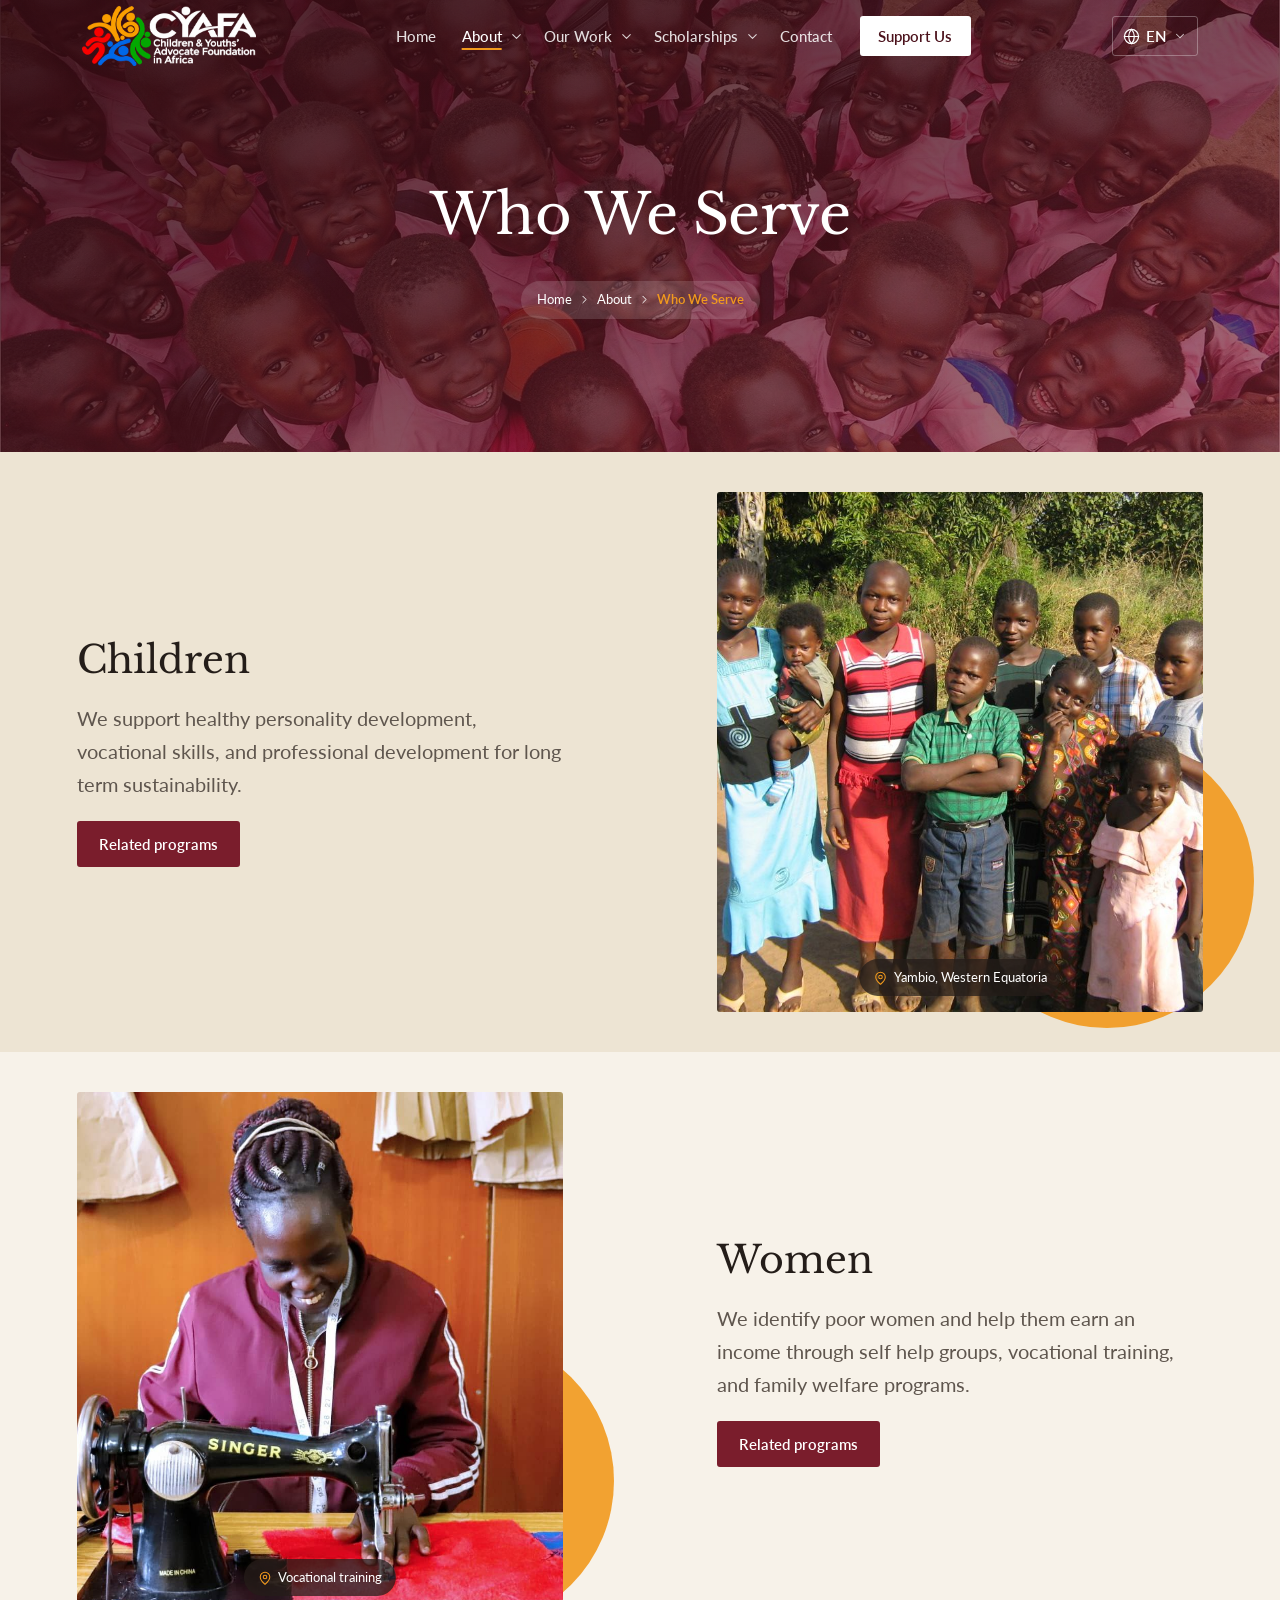
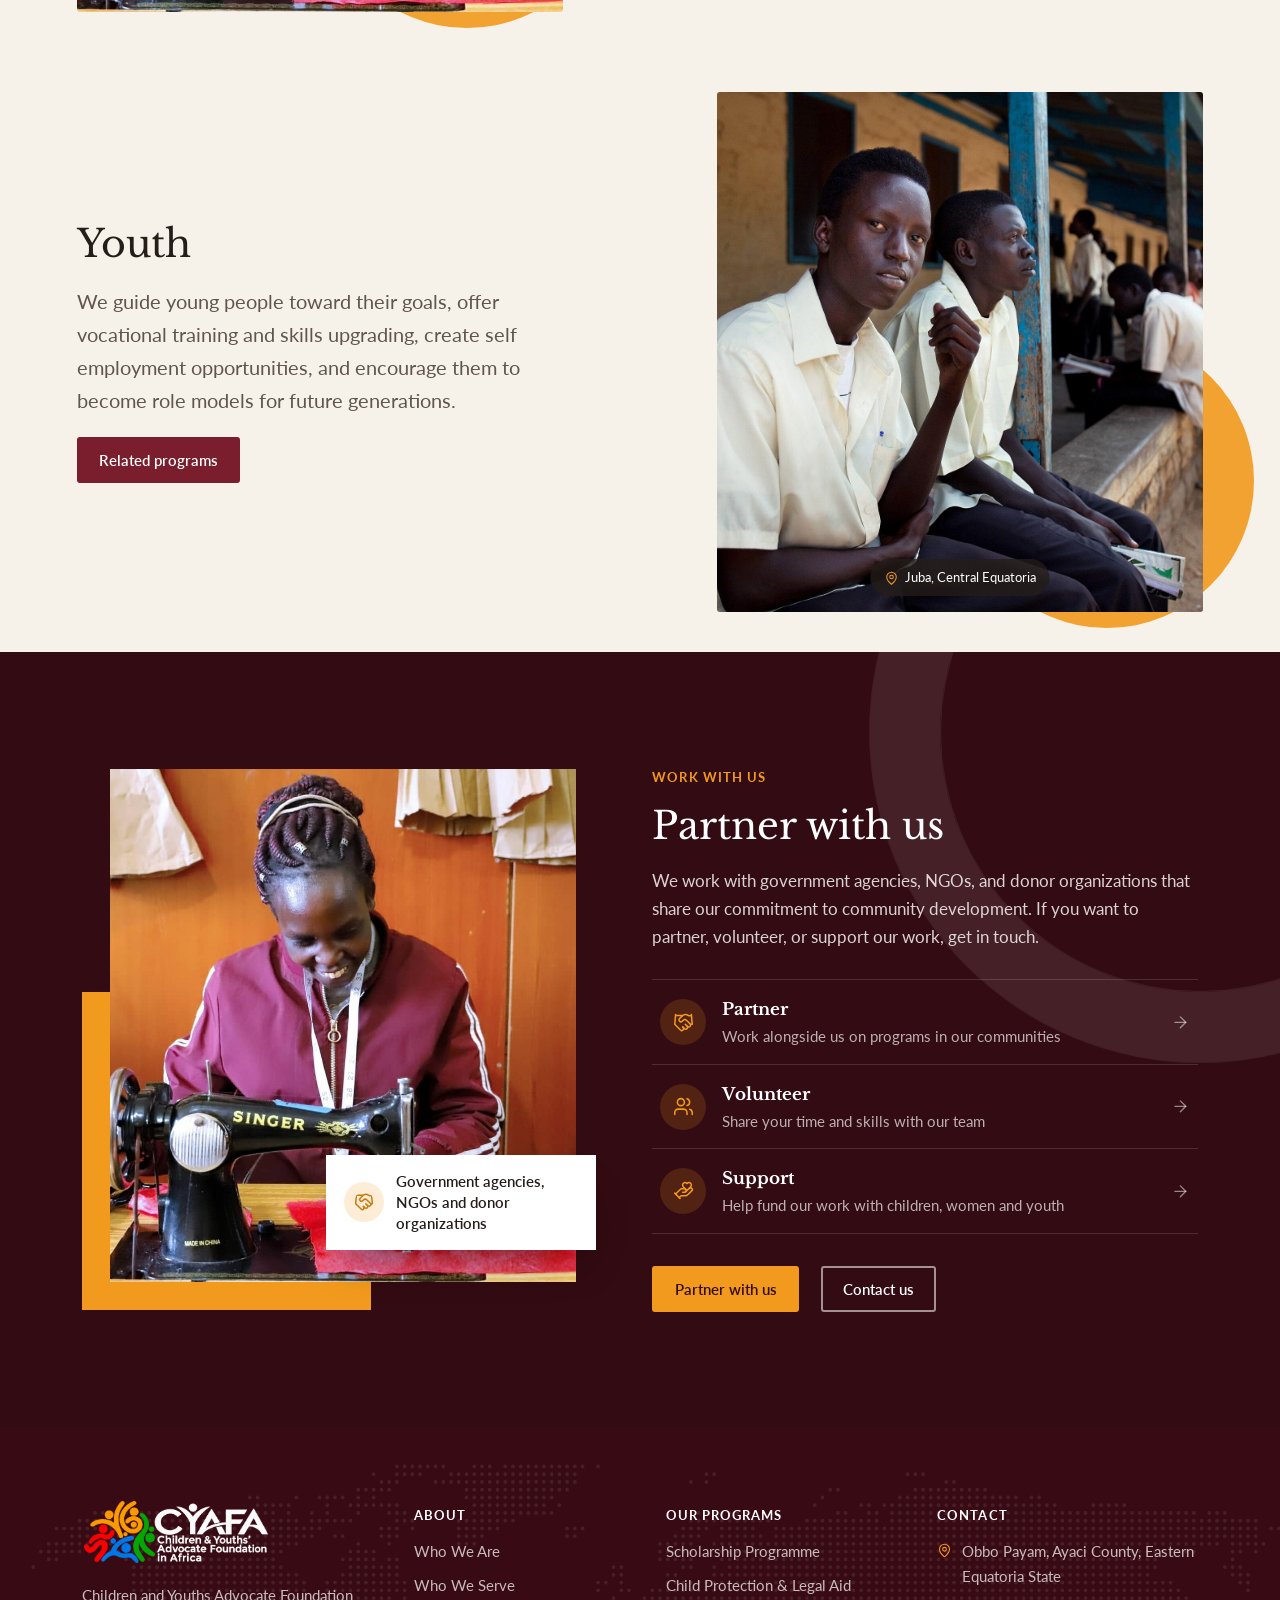
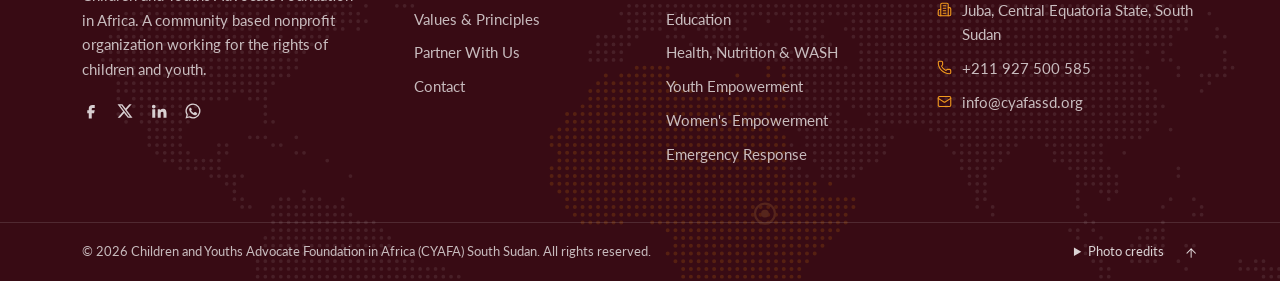
<file: serve/index.html>
<!DOCTYPE html>
<html lang="en">
<head>
  <meta charset="UTF-8">
  <meta name="viewport" content="width=device-width, initial-scale=1.0">
  <title>Who We Serve | CYAFA South Sudan</title>
  <meta name="description" content="CYAFA South Sudan serves children, women and youth.">
  <meta name="theme-color" content="#5a1421">
  <meta name="color-scheme" content="only light">
  <link rel="icon" href="../favicon.ico" sizes="any">
  <link rel="icon" type="image/png" sizes="32x32" href="../favicon-32x32.png">
  <link rel="icon" type="image/png" sizes="16x16" href="../favicon-16x16.png">
  <link rel="apple-touch-icon" href="../apple-touch-icon.png">
  <link rel="manifest" href="../site.webmanifest">
  <link rel="preconnect" href="https://fonts.googleapis.com">
  <link rel="preconnect" href="https://fonts.gstatic.com" crossorigin>
  <link href="https://fonts.googleapis.com/css2?family=Lato:wght@400;700;900&family=Libre+Baskerville:wght@400;700&family=Caveat:wght@600&display=swap" rel="stylesheet">
  <link rel="stylesheet" href="../styles.css?v=106">
</head>
<body>

  <!-- HEADER -->
  <header class="site-header" id="top">
    <div class="mainbar">
      <div class="container mainbar-inner">
        <a href="../" class="brand" aria-label="CYAFA South Sudan home">
          <img src="../images/cyafa-logo-light.png" alt="CYAFA South Sudan" class="brand-logo logo-light" width="523" height="180">
          <img src="../images/cyafa-logo-color.png" alt="" class="brand-logo logo-color" width="523" height="180" aria-hidden="true">
        </a>
        <nav id="site-nav" class="site-nav" aria-label="Main">
          <a href="../" class="nav-link">Home</a>

          <div class="nav-item has-sub">
            <a href="../about/" class="nav-link" aria-current="page">About</a>
            <button class="sub-toggle" aria-expanded="false" aria-controls="mega-about" aria-label="Show About pages"><i data-lucide="chevron-down"></i></button>
            <div class="mega" id="mega-about">
              <div class="container mega-inner mega-about">
                <div class="mega-col">
                  <p class="mega-title">About us</p>
                  <ul class="mega-links">
                <li><a href="../about/"><span class="sub-ic"><i data-lucide="info"></i></span><span><strong>Who We Are</strong><small>Mission, vision and goal</small></span></a></li>
                <li><a href="../serve/" aria-current="page"><span class="sub-ic"><i data-lucide="users"></i></span><span><strong>Who We Serve</strong><small>Children, women and youth</small></span></a></li>
                <li><a href="../values/"><span class="sub-ic"><i data-lucide="heart-handshake"></i></span><span><strong>Values &amp; Principles</strong><small>What guides our work</small></span></a></li>
                  </ul>
                </div>
                <a href="../about/" class="mega-feature">
                  <img src="../images/children-kimotong.jpg" alt="" loading="lazy">
                  <span class="mega-feature-text"><small>Our Mission</small>To advocate for the rights of children and youth in the most marginalized communities in Africa.</span>
                </a>
                <div class="mega-col mega-contact">
                  <p class="mega-title">Contact</p>
                  <p><strong>Mr. Odoch Nelson Ochan</strong><br>Founder &amp; Executive Director</p>
                  <p><a href="mailto:info@cyafassd.org">info@cyafassd.org</a><br><a href="tel:+211927500585">+211 927 500 585</a></p>
                  <a href="../contact/" class="link-arrow">Contact us <i data-lucide="arrow-right"></i></a>
                </div>
              </div>
            </div>
          </div>

          <div class="nav-item has-sub">
            <a href="../work/" class="nav-link">Our Work</a>
            <button class="sub-toggle" aria-expanded="false" aria-controls="mega-work" aria-label="Show programs"><i data-lucide="chevron-down"></i></button>
            <div class="mega" id="mega-work">
              <div class="container mega-inner mega-work">
                <div class="mega-col">
                  <p class="mega-title">Our programs</p>
                  <ul class="mega-programs">
                <li><a href="../scholarship/"><i data-lucide="award"></i>Scholarship Programme</a></li>
                <li><a href="../work/#education"><i data-lucide="graduation-cap"></i>Education</a></li>
                <li><a href="../work/#health"><i data-lucide="heart-pulse"></i>Health, Nutrition &amp; WASH</a></li>
                <li><a href="../work/#women"><i data-lucide="hand-heart"></i>Women's Empowerment</a></li>
                <li><a href="../work/#youth"><i data-lucide="users"></i>Youth Empowerment</a></li>
                <li><a href="../work/#livelihoods"><i data-lucide="piggy-bank"></i>Livelihoods</a></li>
                <li><a href="../work/#environment"><i data-lucide="leaf"></i>Environment &amp; Agriculture</a></li>
                <li><a href="../work/#legal-aid"><i data-lucide="scale"></i>Child Protection &amp; Legal Aid</a></li>
                <li><a href="../work/#peacebuilding"><i data-lucide="landmark"></i>Peacebuilding &amp; Human Rights</a></li>
                <li><a href="../work/#emergency"><i data-lucide="siren"></i>Emergency Response</a></li>
                <li><a href="../work/#drug-abuse"><i data-lucide="shield-plus"></i>Drug Abuse Prevention</a></li>
                <li><a href="../work/#resource-center"><i data-lucide="library"></i>Resource Center</a></li>
                  </ul>
                </div>
                <a href="../work/" class="mega-feature">
                  <img src="../images/education.jpg" alt="" loading="lazy">
                  <span class="mega-feature-text"><small>Our Work</small>See all programs <i data-lucide="arrow-right"></i></span>
                </a>
              </div>
            </div>
          </div>

          <div class="nav-item has-sub">
            <a href="../scholarship/" class="nav-link">Scholarships</a>
            <button class="sub-toggle" aria-expanded="false" aria-controls="mega-scholarship" aria-label="Show Scholarship Programme sections"><i data-lucide="chevron-down"></i></button>
            <div class="mega" id="mega-scholarship">
              <div class="container mega-inner mega-scholar">
                <div class="mega-col">
                  <p class="mega-title">Scholarship Programme</p>
                  <ul class="mega-links mega-links-2">
                <li><a href="../scholarship/#categories"><span class="sub-ic"><i data-lucide="layers"></i></span><span><strong>Scholarship Categories</strong><small>Eight areas of education support</small></span></a></li>
                <li><a href="../scholarship/#eligibility"><span class="sub-ic"><i data-lucide="list-checks"></i></span><span><strong>Who Can Apply</strong><small>Eligibility and requirements</small></span></a></li>
                <li><a href="../scholarship/#how-it-works"><span class="sub-ic"><i data-lucide="route"></i></span><span><strong>How It Works</strong><small>From application to selection</small></span></a></li>
                <li><a href="../scholarship/#apply"><span class="sub-ic"><i data-lucide="message-square"></i></span><span><strong>Apply &amp; Enquiries</strong><small>Get official guidance</small></span></a></li>
                <li><a href="../scholarship/#support"><span class="sub-ic"><i data-lucide="heart-handshake"></i></span><span><strong>Support a Student</strong><small>Sponsors and partners</small></span></a></li>
                <li><a href="../scholarship/#download"><span class="sub-ic"><i data-lucide="file-down"></i></span><span><strong>Scholarship Framework</strong><small>Download the PDF</small></span></a></li>
                  </ul>
                </div>
                <a href="../scholarship/" class="mega-feature">
                  <img src="../images/scholarship/reading-800.jpg" alt="" loading="lazy">
                  <span class="mega-feature-text"><small>Scholarship Programme</small>Helping vulnerable children stay in school <i data-lucide="arrow-right"></i></span>
                </a>
              </div>
            </div>
          </div>
          <a href="../contact/" class="nav-link">Contact</a>
          <a href="../contact/#partner" class="btn btn-light nav-cta">Support Us</a>
          <div class="nav-extra">
            <a href="tel:+211927500585" class="nav-extra-line"><svg viewBox="0 0 24 24" aria-hidden="true"><path d="M6.62 10.79c1.44 2.83 3.76 5.14 6.59 6.59l2.2-2.2c.27-.27.67-.36 1.02-.24 1.12.37 2.33.57 3.57.57.55 0 1 .45 1 1V20c0 .55-.45 1-1 1-9.39 0-17-7.61-17-17 0-.55.45-1 1-1h3.5c.55 0 1 .45 1 1 0 1.25.2 2.45.57 3.57.11.35.03.74-.25 1.02l-2.2 2.2z"/></svg>+211 927 500 585</a>
            <a href="mailto:info@cyafassd.org" class="nav-extra-line"><svg viewBox="0 0 24 24" aria-hidden="true"><path d="M20 4H4c-1.1 0-1.99.9-1.99 2L2 18c0 1.1.9 2 2 2h16c1.1 0 2-.9 2-2V6c0-1.1-.9-2-2-2zm0 4l-8 5-8-5V6l8 5 8-5v2z"/></svg>info@cyafassd.org</a>
            <div class="nav-extra-social" aria-label="Social media">
              <!-- TODO: replace # with CYAFA's real social media links -->
              <a href="#" aria-label="Facebook"><svg viewBox="0 0 24 24"><path d="M14 8h3V4h-3a5 5 0 0 0-5 5v2H7v4h2v7h4v-7h3l1-4h-4V9a1 1 0 0 1 1-1z"/></svg></a>
              <a href="#" aria-label="X (Twitter)"><svg viewBox="0 0 24 24"><path d="M17.8 3h3.1l-6.8 7.8L22 21h-6.2l-4.9-6.4L5.3 21H2.2l7.3-8.3L2 3h6.4l4.4 5.8L17.8 3zm-1.1 16.2h1.7L7.4 4.7H5.6l11.1 14.5z"/></svg></a>
              <a href="#" aria-label="LinkedIn"><svg viewBox="0 0 24 24"><path d="M4.98 3.5a2.5 2.5 0 1 1 0 5 2.5 2.5 0 0 1 0-5zM3 9.5h4V21H3V9.5zm6.5 0h3.8v1.6h.1c.5-1 1.8-2 3.8-2 4 0 4.8 2.6 4.8 6V21h-4v-5.1c0-1.2 0-2.8-1.7-2.8s-2 1.3-2 2.7V21h-4V9.5z"/></svg></a>
              <a href="https://wa.me/211927500585" aria-label="WhatsApp"><svg viewBox="0 0 24 24"><path d="M12 2a10 10 0 0 0-8.6 15.1L2 22l5-1.3A10 10 0 1 0 12 2zm0 18.2a8.2 8.2 0 0 1-4.2-1.1l-.3-.2-3 .8.8-2.9-.2-.3A8.2 8.2 0 1 1 12 20.2zm4.5-6.1c-.2-.1-1.5-.7-1.7-.8-.2-.1-.4-.1-.6.1l-.8 1c-.1.2-.3.2-.5.1a6.7 6.7 0 0 1-3.3-2.9c-.3-.4.2-.4.7-1.4.1-.2 0-.3 0-.4l-.8-1.8c-.2-.5-.4-.4-.6-.4h-.5a1 1 0 0 0-.7.3 3 3 0 0 0-.9 2.2 5.2 5.2 0 0 0 1.1 2.8 11.9 11.9 0 0 0 4.6 4c1.7.7 2.4.8 3.2.7.5-.1 1.5-.6 1.8-1.2.2-.6.2-1.1.1-1.2l-.4-.3z"/></svg></a>
            </div>
          </div>
        </nav>
        <div class="lang" translate="no">
          <button class="lang-btn" type="button" aria-expanded="false" aria-controls="lang-list" aria-label="Choose language"><i data-lucide="globe"></i><span class="lang-cur">EN</span><i data-lucide="chevron-down"></i></button>
          <ul class="lang-list" id="lang-list">
            <li><button type="button" data-lang="en" lang="en"><span>English</span><small>EN</small></button></li>
            <li><button type="button" data-lang="fr" lang="fr"><span>Français</span><small>FR</small></button></li>
            <li><button type="button" data-lang="de" lang="de"><span>Deutsch</span><small>DE</small></button></li>
            <li><button type="button" data-lang="es" lang="es"><span>Español</span><small>ES</small></button></li>
            <li><button type="button" data-lang="no" lang="no"><span>Norsk</span><small>NO</small></button></li>
            <li class="lang-sep">More languages</li>
            <li><button type="button" data-lang="ar" lang="ar"><span>العربية</span><small>AR</small></button></li>
            <li><button type="button" data-lang="pt" lang="pt"><span>Português</span><small>PT</small></button></li>
            <li><button type="button" data-lang="it" lang="it"><span>Italiano</span><small>IT</small></button></li>
            <li><button type="button" data-lang="nl" lang="nl"><span>Nederlands</span><small>NL</small></button></li>
            <li><button type="button" data-lang="sw" lang="sw"><span>Kiswahili</span><small>SW</small></button></li>
            <li><button type="button" data-lang="sv" lang="sv"><span>Svenska</span><small>SV</small></button></li>
            <li><button type="button" data-lang="zh-CN" lang="zh-CN"><span>中文</span><small>ZH</small></button></li>
            <li><button type="button" data-lang="ja" lang="ja"><span>日本語</span><small>JA</small></button></li>
            <li><button type="button" data-lang="ko" lang="ko"><span>한국어</span><small>KO</small></button></li>
            <li class="lang-note">Automatic translation by Google</li>
          </ul>
        </div>
        <div id="google_translate_element" hidden></div>
        <button class="nav-toggle" aria-expanded="false" aria-controls="site-nav" aria-label="Open menu">
          <span class="nav-toggle-lines"><span></span><span></span><span></span></span>
        </button>
      </div>
    </div>
  </header>

  <main>

    <section class="page-hero on-photo">
      <img src="../images/hero-schoolchildren.jpg" alt="" style="object-position: center 40%">
      <div class="container">
        <nav class="breadcrumb" aria-label="Breadcrumb"><a href="../">Home</a><i data-lucide="chevron-right"></i><a href="../about/">About</a><i data-lucide="chevron-right"></i><span>Who We Serve</span></nav>
        <h1>Who We Serve</h1>
      </div>
    </section>


    <section class="panel">
      <div class="panel-media"><img src="../images/children-yambio.jpg" alt="A group of children standing together in Yambio" loading="lazy" style="object-position: center"><span class="panel-tag"><i data-lucide="map-pin"></i>Yambio, Western Equatoria</span></div>
      <div class="panel-body">
        <h2>Children</h2>
        <p>We support healthy personality development, vocational skills, and professional development for long term sustainability.</p>
        <div><a href="../work/#legal-aid" class="btn btn-primary">Related programs</a></div>
      </div>
    </section>

    <section class="panel">
      <div class="panel-media"><img src="../images/women-tailoring.jpg" alt="A young woman sewing on a tailoring machine" loading="lazy" style="object-position: center 30%"><span class="panel-tag"><i data-lucide="map-pin"></i>Vocational training</span></div>
      <div class="panel-body">
        <h2>Women</h2>
        <p>We identify poor women and help them earn an income through self help groups, vocational training, and family welfare programs.</p>
        <div><a href="../work/#women" class="btn btn-primary">Related programs</a></div>
      </div>
    </section>

    <section class="panel">
      <div class="panel-media"><img src="../images/youth-students.jpg" alt="Secondary school students in Juba" loading="lazy" style="object-position: center"><span class="panel-tag"><i data-lucide="map-pin"></i>Juba, Central Equatoria</span></div>
      <div class="panel-body">
        <h2>Youth</h2>
        <p>We guide young people toward their goals, offer vocational training and skills upgrading, create self employment opportunities, and encourage them to become role models for future generations.</p>
        <div><a href="../work/#youth" class="btn btn-primary">Related programs</a></div>
      </div>
    </section>

    <section class="partner-cta" aria-labelledby="partner-cta-title">
      <div class="container pc-grid">
        <div class="pc-media">
          <img src="../images/women-tailoring.jpg" alt="A young woman smiling as she sews at a tailoring training session" loading="lazy">
          <p class="pc-tag"><i data-lucide="handshake"></i><span>Government agencies, NGOs and donor organizations</span></p>
        </div>
        <div class="pc-body">
          <p class="kicker">Work with us</p>
          <h2 id="partner-cta-title">Partner with us</h2>
          <p class="pc-lead">We work with government agencies, NGOs, and donor organizations that share our commitment to community development. If you want to partner, volunteer, or support our work, get in touch.</p>
          <ul class="pc-ways">
            <li><a href="../contact/#partner"><span class="pc-ic"><i data-lucide="handshake"></i></span><span class="pc-txt"><strong>Partner</strong><small>Work alongside us on programs in our communities</small></span><i data-lucide="arrow-right" class="pc-go"></i></a></li>
            <li><a href="../contact/"><span class="pc-ic"><i data-lucide="users"></i></span><span class="pc-txt"><strong>Volunteer</strong><small>Share your time and skills with our team</small></span><i data-lucide="arrow-right" class="pc-go"></i></a></li>
            <li><a href="../work/#donate"><span class="pc-ic"><i data-lucide="hand-heart"></i></span><span class="pc-txt"><strong>Support</strong><small>Help fund our work with children, women and youth</small></span><i data-lucide="arrow-right" class="pc-go"></i></a></li>
          </ul>
          <div class="hero-actions"><a href="../contact/#partner" class="btn btn-orange">Partner with us</a><a href="../contact/" class="btn btn-outline">Contact us</a></div>
        </div>
      </div>
    </section>

  </main>

  <!-- FOOTER -->
  <footer class="site-footer">
    <div class="container footer-grid">
      <div class="footer-brand">
        <a href="../" class="brand">
          <img src="../images/cyafa-logo.png" alt="CYAFA South Sudan" class="brand-logo" width="640" height="240">
        </a>
        <p>Children and Youths Advocate Foundation in Africa. A community based nonprofit organization working for the rights of children and youth.</p>
        <div class="footer-social" aria-label="Social media">
          <!-- TODO: replace # with CYAFA's real social media links -->
          <a href="#" aria-label="Facebook"><svg viewBox="0 0 24 24"><path d="M14 8h3V4h-3a5 5 0 0 0-5 5v2H7v4h2v7h4v-7h3l1-4h-4V9a1 1 0 0 1 1-1z"/></svg></a>
          <a href="#" aria-label="X (Twitter)"><svg viewBox="0 0 24 24"><path d="M17.8 3h3.1l-6.8 7.8L22 21h-6.2l-4.9-6.4L5.3 21H2.2l7.3-8.3L2 3h6.4l4.4 5.8L17.8 3zm-1.1 16.2h1.7L7.4 4.7H5.6l11.1 14.5z"/></svg></a>
          <a href="#" aria-label="LinkedIn"><svg viewBox="0 0 24 24"><path d="M4.98 3.5a2.5 2.5 0 1 1 0 5 2.5 2.5 0 0 1 0-5zM3 9.5h4V21H3V9.5zm6.5 0h3.8v1.6h.1c.5-1 1.8-2 3.8-2 4 0 4.8 2.6 4.8 6V21h-4v-5.1c0-1.2 0-2.8-1.7-2.8s-2 1.3-2 2.7V21h-4V9.5z"/></svg></a>
          <a href="https://wa.me/211927500585" aria-label="WhatsApp"><svg viewBox="0 0 24 24"><path d="M12 2a10 10 0 0 0-8.6 15.1L2 22l5-1.3A10 10 0 1 0 12 2zm0 18.2a8.2 8.2 0 0 1-4.2-1.1l-.3-.2-3 .8.8-2.9-.2-.3A8.2 8.2 0 1 1 12 20.2zm4.5-6.1c-.2-.1-1.5-.7-1.7-.8-.2-.1-.4-.1-.6.1l-.8 1c-.1.2-.3.2-.5.1a6.7 6.7 0 0 1-3.3-2.9c-.3-.4.2-.4.7-1.4.1-.2 0-.3 0-.4l-.8-1.8c-.2-.5-.4-.4-.6-.4h-.5a1 1 0 0 0-.7.3 3 3 0 0 0-.9 2.2 5.2 5.2 0 0 0 1.1 2.8 11.9 11.9 0 0 0 4.6 4c1.7.7 2.4.8 3.2.7.5-.1 1.5-.6 1.8-1.2.2-.6.2-1.1.1-1.2l-.4-.3z"/></svg></a>
        </div>
      </div>
      <div class="footer-col">
        <h3>About</h3>
        <ul>
          <li><a href="../about/">Who We Are</a></li>
          <li><a href="../serve/">Who We Serve</a></li>
          <li><a href="../values/">Values &amp; Principles</a></li>
          <li><a href="../contact/#partner">Partner With Us</a></li>
          <li><a href="../contact/">Contact</a></li>
        </ul>
      </div>
      <div class="footer-col">
        <h3>Our Programs</h3>
        <ul>
          <li><a href="../scholarship/">Scholarship Programme</a></li>
          <li><a href="../work/#legal-aid">Child Protection &amp; Legal Aid</a></li>
          <li><a href="../work/#education">Education</a></li>
          <li><a href="../work/#health">Health, Nutrition &amp; WASH</a></li>
          <li><a href="../work/#youth">Youth Empowerment</a></li>
          <li><a href="../work/#women">Women's Empowerment</a></li>
          <li><a href="../work/#emergency">Emergency Response</a></li>
        </ul>
      </div>
      <div class="footer-col">
        <h3>Contact</h3>
        <ul class="footer-contact">
          <li><i data-lucide="map-pin"></i><span>Obbo Payam, Ayaci County, Eastern Equatoria State</span></li>
          <li><i data-lucide="building-2"></i><span>Juba, Central Equatoria State, South Sudan</span></li>
          <li><i data-lucide="phone"></i><a href="tel:+211927500585">+211 927 500 585</a></li>
          <li><i data-lucide="mail"></i><a href="mailto:info@cyafassd.org">info@cyafassd.org</a></li>
        </ul>
      </div>
    </div>
    <div class="footer-bottom">
      <div class="container footer-bottom-inner">
        <p>&copy; <span id="year">2026</span> Children and Youths Advocate Foundation in Africa (CYAFA) South Sudan. All rights reserved.</p>
        <details class="credits">
          <summary>Photo credits</summary>
          <ul>
            <li>Schoolchildren: Karl Grobl / Education Development Center, <a href="https://commons.wikimedia.org/wiki/File:USAID-funded_Southern_Sudan_Interactive_Radio_Instruction_project.jpg">public domain</a></li>
            <li>Kimotong: Diego Delso, CC BY-SA 4.0 (<a href="https://commons.wikimedia.org/wiki/File:Tribu_Laarim,_Kimotong,_Sud%C3%A1n_del_Sur,_2024-01-23,_DD_15.jpg">children</a>, <a href="https://commons.wikimedia.org/wiki/File:Tribu_Laarim,_Kimotong,_Sud%C3%A1n_del_Sur,_2024-01-25,_DD_19.jpg">goat herding</a>)</li>
            <li>Mundari woman, Terekeka: Diego Delso, <a href="https://commons.wikimedia.org/wiki/File:Campamento_de_ganado_de_la_tribu_Mundari,_Terekeka,_Sud%C3%A1n_del_Sur,_2024-01-28,_DD_157.jpg">CC BY-SA 4.0</a></li>
            <li>Lomoraronald, CC BY-SA 4.0 (<a href="https://commons.wikimedia.org/wiki/File:Refugee_children_studying_under_a_tree.jpg">learning under a tree</a>, <a href="https://commons.wikimedia.org/wiki/File:South_Sudanese_refugee_children_stuying_under_the_tree.jpg">outdoor class</a>, <a href="https://commons.wikimedia.org/wiki/File:Youths_preparing_the_fishing_nets_ready_to_be_used_in_South_Sudan.png">fishing nets</a>)</li>
            <li>Children in Yambio: Masiya, <a href="https://commons.wikimedia.org/wiki/File:Children_in_Yambio,_Western_Equatoria,_South_Sudan_(28_05_2009).jpg">CC BY-SA 3.0</a></li>
            <li>Safe water: Oxfam East Africa, <a href="https://commons.wikimedia.org/wiki/File:A_volunteer_in_the_Awerial_settlement_is_shown_how_to_make_a_chlorinated_solution_which_can_be_added_to_water_from_the_River_Nile_to_make_it_safe._(11978691436).jpg">CC BY 2.0</a></li>
            <li>Tailoring: Oliversamson1, <a href="https://commons.wikimedia.org/wiki/File:A_Young_South_Sudanese_Woman_Tailoring_%E2%80%94_Traditional_Craft_and_Livelihood,_South_Sudan_2026.jpg">CC0</a></li>
            <li>Secondary students, Juba: B. Desrus, <a href="https://commons.wikimedia.org/wiki/File:Secondary_school_Sudanese_students_during_a_break_at_Supiri_Secondary_School_in_Juba,_South_Sudan._The_school_is_mix_boys_and_girls.jpg">CC BY-SA 3.0 IGO</a></li>
            <li>Boys reading, Zambia: USAID in Africa, <a href="https://commons.wikimedia.org/wiki/File:Zambian_Boys_Reading_and_Laughing_(15349199369).jpg">public domain</a></li>
            <li>Grace at play: David Kabiru, <a href="https://commons.wikimedia.org/wiki/File:Grace,_5_years_old,_a_Refugee_from_South_Sudan,_in_a_see-saw_in_Daadab_Refugee_Camp.jpg">CC BY-SA 4.0</a></li>
            <li>Student reading: Dennisdenaya, <a href="https://commons.wikimedia.org/wiki/File:Learning_Session.jpg">CC BY-SA 4.0</a></li>
            <li>Vocational school, Yei: Norwegian People's Aid, <a href="https://commons.wikimedia.org/wiki/File:Yrkesskole_i_S%C3%B8r-Sudan_(4711438466).jpg">CC BY 2.0</a></li>
          </ul>
        </details>
        <a href="#top" class="back-top" aria-label="Back to top"><i data-lucide="arrow-up"></i></a>
      </div>
    </div>
  </footer>

  <script src="../js/lucide.min.js"></script>
  <script src="../script.js?v=22"></script>
</body>
</html>
</file>
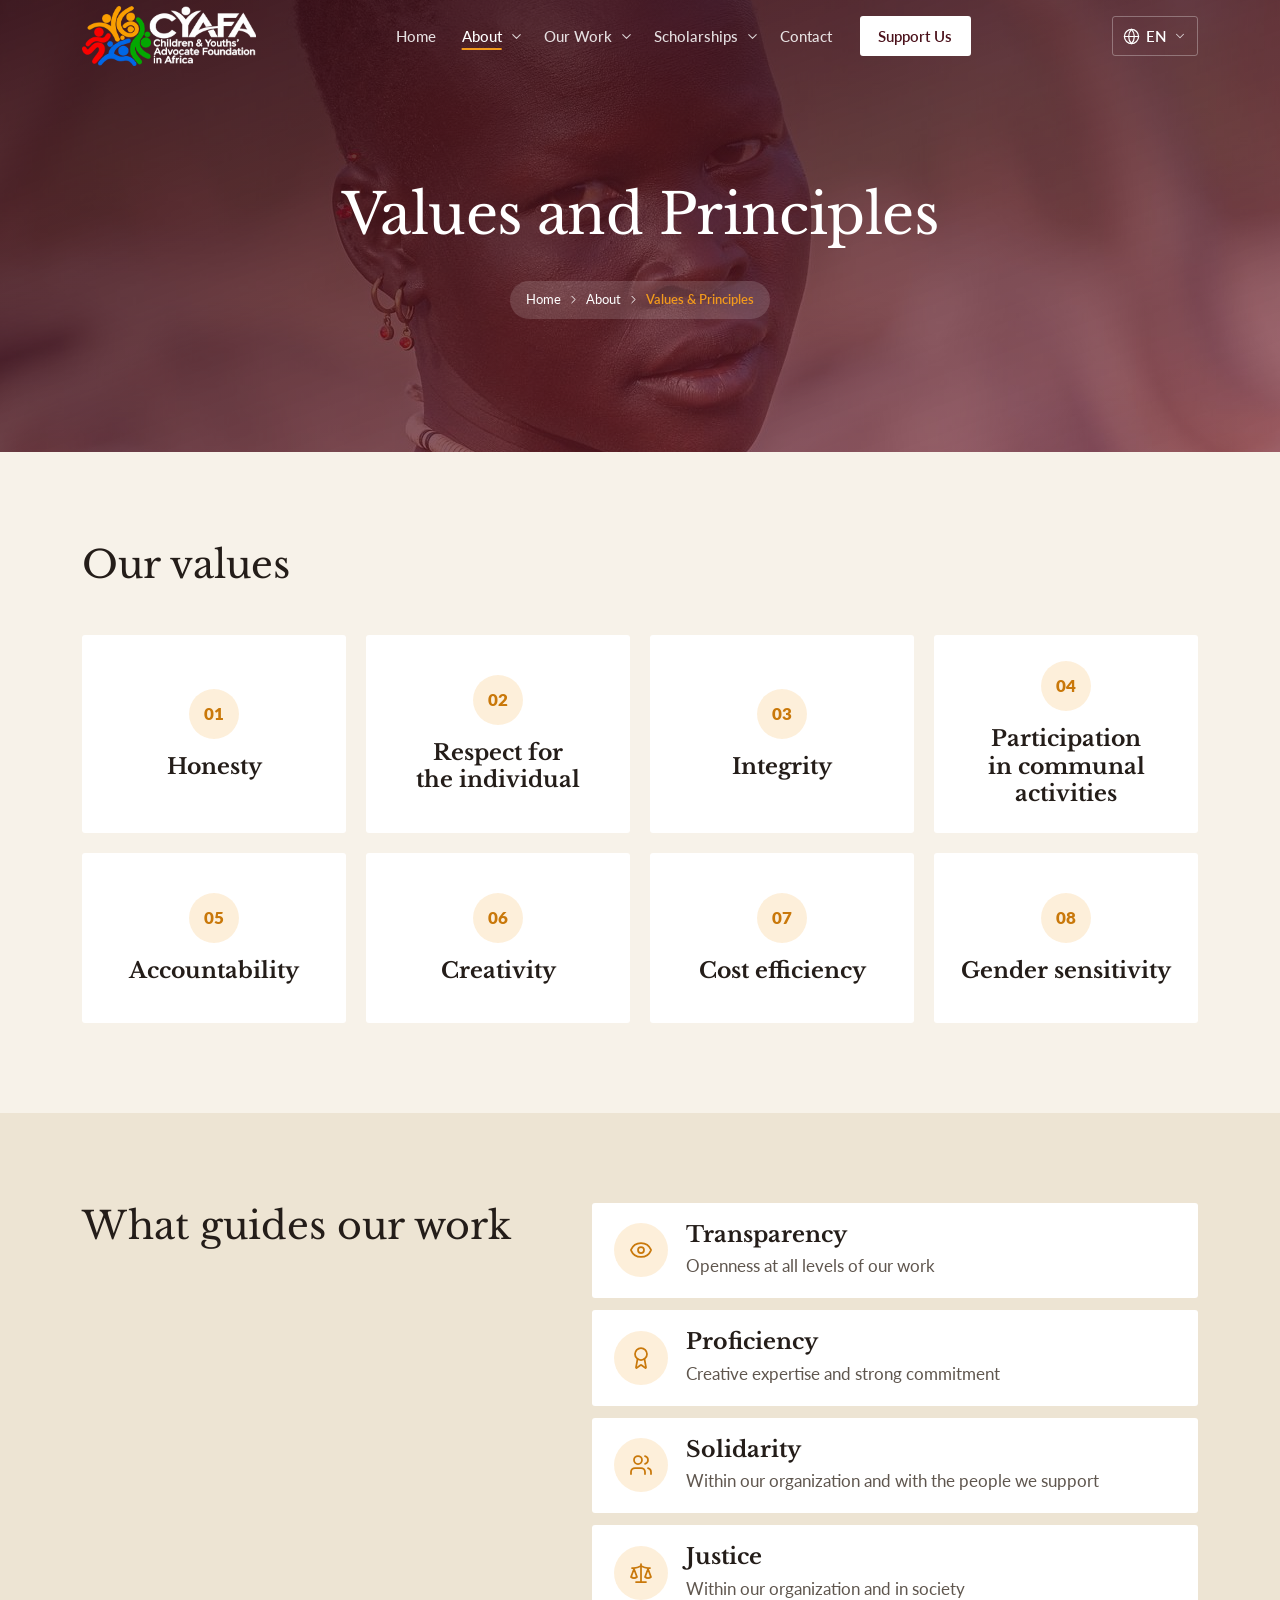
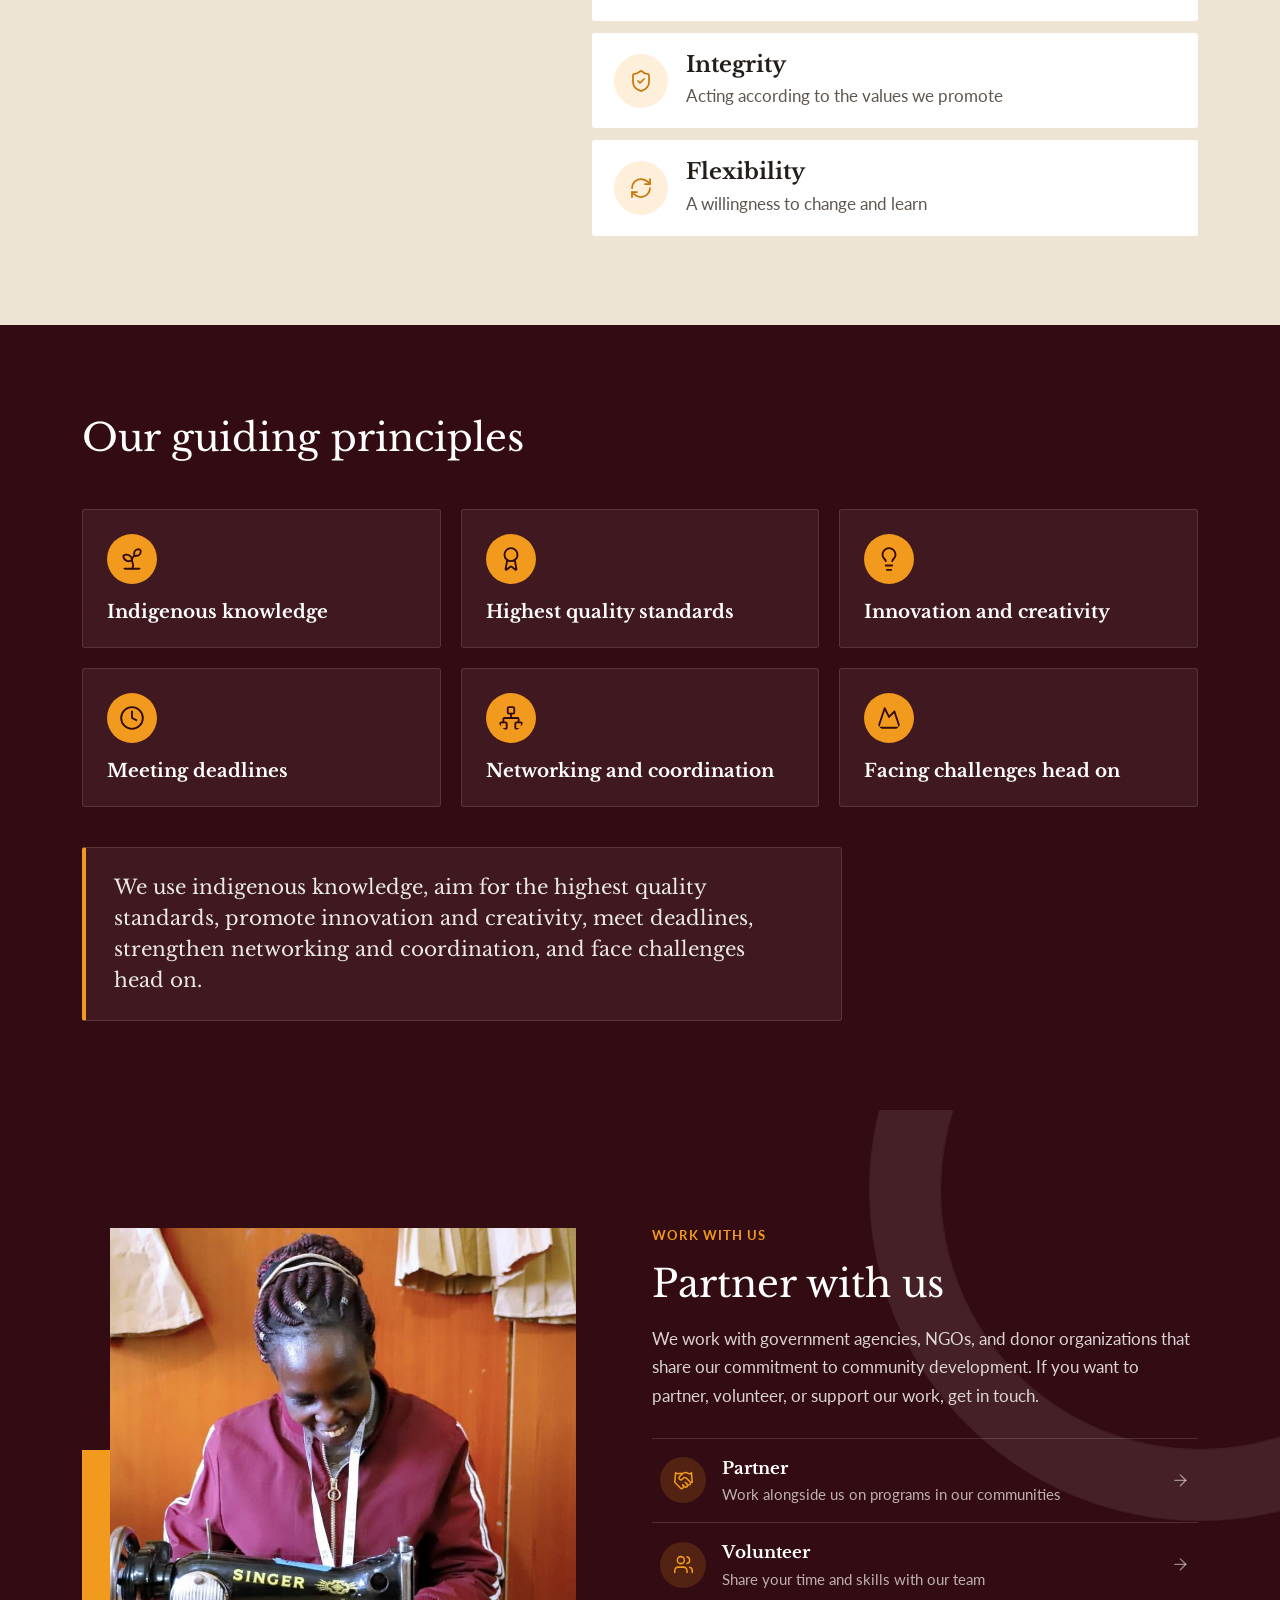
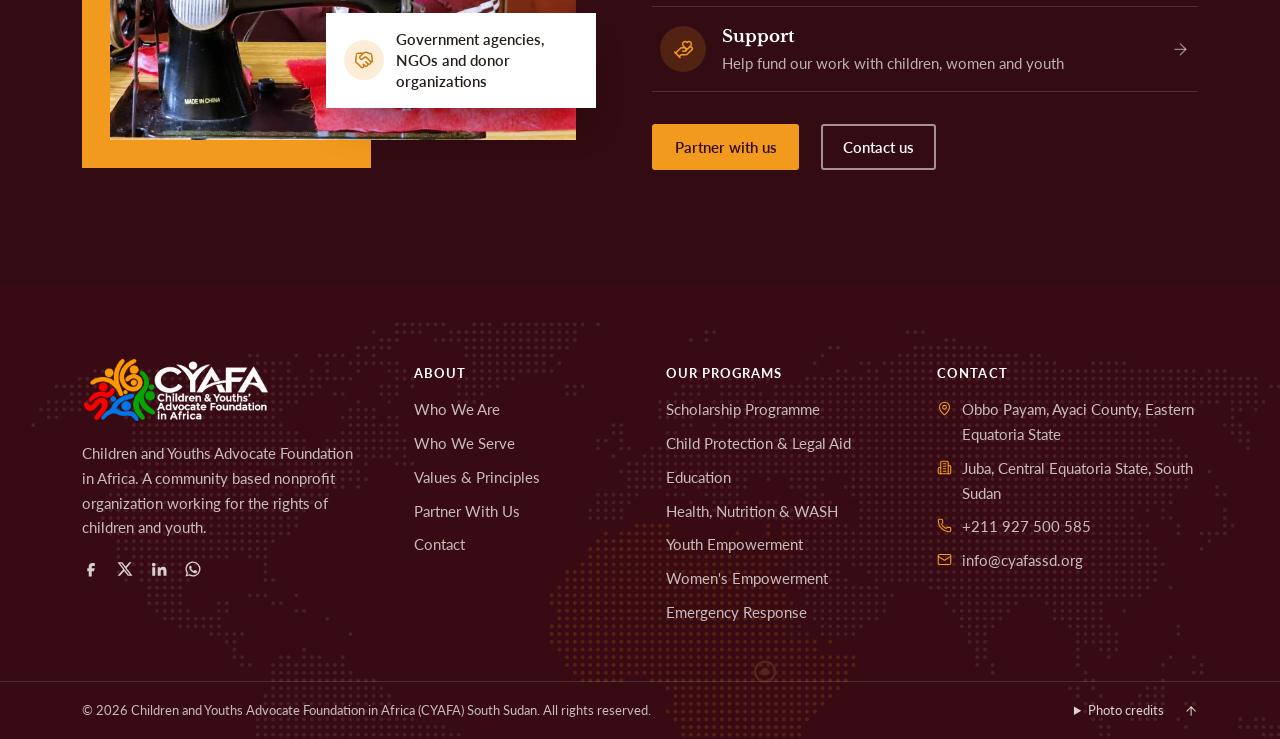
<file: values/index.html>
<!DOCTYPE html>
<html lang="en">
<head>
  <meta charset="UTF-8">
  <meta name="viewport" content="width=device-width, initial-scale=1.0">
  <title>Values and Principles | CYAFA South Sudan</title>
  <meta name="description" content="The values and guiding principles of CYAFA South Sudan.">
  <meta name="theme-color" content="#5a1421">
  <meta name="color-scheme" content="only light">
  <link rel="icon" href="../favicon.ico" sizes="any">
  <link rel="icon" type="image/png" sizes="32x32" href="../favicon-32x32.png">
  <link rel="icon" type="image/png" sizes="16x16" href="../favicon-16x16.png">
  <link rel="apple-touch-icon" href="../apple-touch-icon.png">
  <link rel="manifest" href="../site.webmanifest">
  <link rel="preconnect" href="https://fonts.googleapis.com">
  <link rel="preconnect" href="https://fonts.gstatic.com" crossorigin>
  <link href="https://fonts.googleapis.com/css2?family=Lato:wght@400;700;900&family=Libre+Baskerville:wght@400;700&family=Caveat:wght@600&display=swap" rel="stylesheet">
  <link rel="stylesheet" href="../styles.css?v=106">
</head>
<body>

  <!-- HEADER -->
  <header class="site-header" id="top">
    <div class="mainbar">
      <div class="container mainbar-inner">
        <a href="../" class="brand" aria-label="CYAFA South Sudan home">
          <img src="../images/cyafa-logo-light.png" alt="CYAFA South Sudan" class="brand-logo logo-light" width="523" height="180">
          <img src="../images/cyafa-logo-color.png" alt="" class="brand-logo logo-color" width="523" height="180" aria-hidden="true">
        </a>
        <nav id="site-nav" class="site-nav" aria-label="Main">
          <a href="../" class="nav-link">Home</a>

          <div class="nav-item has-sub">
            <a href="../about/" class="nav-link" aria-current="page">About</a>
            <button class="sub-toggle" aria-expanded="false" aria-controls="mega-about" aria-label="Show About pages"><i data-lucide="chevron-down"></i></button>
            <div class="mega" id="mega-about">
              <div class="container mega-inner mega-about">
                <div class="mega-col">
                  <p class="mega-title">About us</p>
                  <ul class="mega-links">
                <li><a href="../about/"><span class="sub-ic"><i data-lucide="info"></i></span><span><strong>Who We Are</strong><small>Mission, vision and goal</small></span></a></li>
                <li><a href="../serve/"><span class="sub-ic"><i data-lucide="users"></i></span><span><strong>Who We Serve</strong><small>Children, women and youth</small></span></a></li>
                <li><a href="../values/" aria-current="page"><span class="sub-ic"><i data-lucide="heart-handshake"></i></span><span><strong>Values &amp; Principles</strong><small>What guides our work</small></span></a></li>
                  </ul>
                </div>
                <a href="../about/" class="mega-feature">
                  <img src="../images/children-kimotong.jpg" alt="" loading="lazy">
                  <span class="mega-feature-text"><small>Our Mission</small>To advocate for the rights of children and youth in the most marginalized communities in Africa.</span>
                </a>
                <div class="mega-col mega-contact">
                  <p class="mega-title">Contact</p>
                  <p><strong>Mr. Odoch Nelson Ochan</strong><br>Founder &amp; Executive Director</p>
                  <p><a href="mailto:info@cyafassd.org">info@cyafassd.org</a><br><a href="tel:+211927500585">+211 927 500 585</a></p>
                  <a href="../contact/" class="link-arrow">Contact us <i data-lucide="arrow-right"></i></a>
                </div>
              </div>
            </div>
          </div>

          <div class="nav-item has-sub">
            <a href="../work/" class="nav-link">Our Work</a>
            <button class="sub-toggle" aria-expanded="false" aria-controls="mega-work" aria-label="Show programs"><i data-lucide="chevron-down"></i></button>
            <div class="mega" id="mega-work">
              <div class="container mega-inner mega-work">
                <div class="mega-col">
                  <p class="mega-title">Our programs</p>
                  <ul class="mega-programs">
                <li><a href="../scholarship/"><i data-lucide="award"></i>Scholarship Programme</a></li>
                <li><a href="../work/#education"><i data-lucide="graduation-cap"></i>Education</a></li>
                <li><a href="../work/#health"><i data-lucide="heart-pulse"></i>Health, Nutrition &amp; WASH</a></li>
                <li><a href="../work/#women"><i data-lucide="hand-heart"></i>Women's Empowerment</a></li>
                <li><a href="../work/#youth"><i data-lucide="users"></i>Youth Empowerment</a></li>
                <li><a href="../work/#livelihoods"><i data-lucide="piggy-bank"></i>Livelihoods</a></li>
                <li><a href="../work/#environment"><i data-lucide="leaf"></i>Environment &amp; Agriculture</a></li>
                <li><a href="../work/#legal-aid"><i data-lucide="scale"></i>Child Protection &amp; Legal Aid</a></li>
                <li><a href="../work/#peacebuilding"><i data-lucide="landmark"></i>Peacebuilding &amp; Human Rights</a></li>
                <li><a href="../work/#emergency"><i data-lucide="siren"></i>Emergency Response</a></li>
                <li><a href="../work/#drug-abuse"><i data-lucide="shield-plus"></i>Drug Abuse Prevention</a></li>
                <li><a href="../work/#resource-center"><i data-lucide="library"></i>Resource Center</a></li>
                  </ul>
                </div>
                <a href="../work/" class="mega-feature">
                  <img src="../images/education.jpg" alt="" loading="lazy">
                  <span class="mega-feature-text"><small>Our Work</small>See all programs <i data-lucide="arrow-right"></i></span>
                </a>
              </div>
            </div>
          </div>

          <div class="nav-item has-sub">
            <a href="../scholarship/" class="nav-link">Scholarships</a>
            <button class="sub-toggle" aria-expanded="false" aria-controls="mega-scholarship" aria-label="Show Scholarship Programme sections"><i data-lucide="chevron-down"></i></button>
            <div class="mega" id="mega-scholarship">
              <div class="container mega-inner mega-scholar">
                <div class="mega-col">
                  <p class="mega-title">Scholarship Programme</p>
                  <ul class="mega-links mega-links-2">
                <li><a href="../scholarship/#categories"><span class="sub-ic"><i data-lucide="layers"></i></span><span><strong>Scholarship Categories</strong><small>Eight areas of education support</small></span></a></li>
                <li><a href="../scholarship/#eligibility"><span class="sub-ic"><i data-lucide="list-checks"></i></span><span><strong>Who Can Apply</strong><small>Eligibility and requirements</small></span></a></li>
                <li><a href="../scholarship/#how-it-works"><span class="sub-ic"><i data-lucide="route"></i></span><span><strong>How It Works</strong><small>From application to selection</small></span></a></li>
                <li><a href="../scholarship/#apply"><span class="sub-ic"><i data-lucide="message-square"></i></span><span><strong>Apply &amp; Enquiries</strong><small>Get official guidance</small></span></a></li>
                <li><a href="../scholarship/#support"><span class="sub-ic"><i data-lucide="heart-handshake"></i></span><span><strong>Support a Student</strong><small>Sponsors and partners</small></span></a></li>
                <li><a href="../scholarship/#download"><span class="sub-ic"><i data-lucide="file-down"></i></span><span><strong>Scholarship Framework</strong><small>Download the PDF</small></span></a></li>
                  </ul>
                </div>
                <a href="../scholarship/" class="mega-feature">
                  <img src="../images/scholarship/reading-800.jpg" alt="" loading="lazy">
                  <span class="mega-feature-text"><small>Scholarship Programme</small>Helping vulnerable children stay in school <i data-lucide="arrow-right"></i></span>
                </a>
              </div>
            </div>
          </div>
          <a href="../contact/" class="nav-link">Contact</a>
          <a href="../contact/#partner" class="btn btn-light nav-cta">Support Us</a>
          <div class="nav-extra">
            <a href="tel:+211927500585" class="nav-extra-line"><svg viewBox="0 0 24 24" aria-hidden="true"><path d="M6.62 10.79c1.44 2.83 3.76 5.14 6.59 6.59l2.2-2.2c.27-.27.67-.36 1.02-.24 1.12.37 2.33.57 3.57.57.55 0 1 .45 1 1V20c0 .55-.45 1-1 1-9.39 0-17-7.61-17-17 0-.55.45-1 1-1h3.5c.55 0 1 .45 1 1 0 1.25.2 2.45.57 3.57.11.35.03.74-.25 1.02l-2.2 2.2z"/></svg>+211 927 500 585</a>
            <a href="mailto:info@cyafassd.org" class="nav-extra-line"><svg viewBox="0 0 24 24" aria-hidden="true"><path d="M20 4H4c-1.1 0-1.99.9-1.99 2L2 18c0 1.1.9 2 2 2h16c1.1 0 2-.9 2-2V6c0-1.1-.9-2-2-2zm0 4l-8 5-8-5V6l8 5 8-5v2z"/></svg>info@cyafassd.org</a>
            <div class="nav-extra-social" aria-label="Social media">
              <!-- TODO: replace # with CYAFA's real social media links -->
              <a href="#" aria-label="Facebook"><svg viewBox="0 0 24 24"><path d="M14 8h3V4h-3a5 5 0 0 0-5 5v2H7v4h2v7h4v-7h3l1-4h-4V9a1 1 0 0 1 1-1z"/></svg></a>
              <a href="#" aria-label="X (Twitter)"><svg viewBox="0 0 24 24"><path d="M17.8 3h3.1l-6.8 7.8L22 21h-6.2l-4.9-6.4L5.3 21H2.2l7.3-8.3L2 3h6.4l4.4 5.8L17.8 3zm-1.1 16.2h1.7L7.4 4.7H5.6l11.1 14.5z"/></svg></a>
              <a href="#" aria-label="LinkedIn"><svg viewBox="0 0 24 24"><path d="M4.98 3.5a2.5 2.5 0 1 1 0 5 2.5 2.5 0 0 1 0-5zM3 9.5h4V21H3V9.5zm6.5 0h3.8v1.6h.1c.5-1 1.8-2 3.8-2 4 0 4.8 2.6 4.8 6V21h-4v-5.1c0-1.2 0-2.8-1.7-2.8s-2 1.3-2 2.7V21h-4V9.5z"/></svg></a>
              <a href="https://wa.me/211927500585" aria-label="WhatsApp"><svg viewBox="0 0 24 24"><path d="M12 2a10 10 0 0 0-8.6 15.1L2 22l5-1.3A10 10 0 1 0 12 2zm0 18.2a8.2 8.2 0 0 1-4.2-1.1l-.3-.2-3 .8.8-2.9-.2-.3A8.2 8.2 0 1 1 12 20.2zm4.5-6.1c-.2-.1-1.5-.7-1.7-.8-.2-.1-.4-.1-.6.1l-.8 1c-.1.2-.3.2-.5.1a6.7 6.7 0 0 1-3.3-2.9c-.3-.4.2-.4.7-1.4.1-.2 0-.3 0-.4l-.8-1.8c-.2-.5-.4-.4-.6-.4h-.5a1 1 0 0 0-.7.3 3 3 0 0 0-.9 2.2 5.2 5.2 0 0 0 1.1 2.8 11.9 11.9 0 0 0 4.6 4c1.7.7 2.4.8 3.2.7.5-.1 1.5-.6 1.8-1.2.2-.6.2-1.1.1-1.2l-.4-.3z"/></svg></a>
            </div>
          </div>
        </nav>
        <div class="lang" translate="no">
          <button class="lang-btn" type="button" aria-expanded="false" aria-controls="lang-list" aria-label="Choose language"><i data-lucide="globe"></i><span class="lang-cur">EN</span><i data-lucide="chevron-down"></i></button>
          <ul class="lang-list" id="lang-list">
            <li><button type="button" data-lang="en" lang="en"><span>English</span><small>EN</small></button></li>
            <li><button type="button" data-lang="fr" lang="fr"><span>Français</span><small>FR</small></button></li>
            <li><button type="button" data-lang="de" lang="de"><span>Deutsch</span><small>DE</small></button></li>
            <li><button type="button" data-lang="es" lang="es"><span>Español</span><small>ES</small></button></li>
            <li><button type="button" data-lang="no" lang="no"><span>Norsk</span><small>NO</small></button></li>
            <li class="lang-sep">More languages</li>
            <li><button type="button" data-lang="ar" lang="ar"><span>العربية</span><small>AR</small></button></li>
            <li><button type="button" data-lang="pt" lang="pt"><span>Português</span><small>PT</small></button></li>
            <li><button type="button" data-lang="it" lang="it"><span>Italiano</span><small>IT</small></button></li>
            <li><button type="button" data-lang="nl" lang="nl"><span>Nederlands</span><small>NL</small></button></li>
            <li><button type="button" data-lang="sw" lang="sw"><span>Kiswahili</span><small>SW</small></button></li>
            <li><button type="button" data-lang="sv" lang="sv"><span>Svenska</span><small>SV</small></button></li>
            <li><button type="button" data-lang="zh-CN" lang="zh-CN"><span>中文</span><small>ZH</small></button></li>
            <li><button type="button" data-lang="ja" lang="ja"><span>日本語</span><small>JA</small></button></li>
            <li><button type="button" data-lang="ko" lang="ko"><span>한국어</span><small>KO</small></button></li>
            <li class="lang-note">Automatic translation by Google</li>
          </ul>
        </div>
        <div id="google_translate_element" hidden></div>
        <button class="nav-toggle" aria-expanded="false" aria-controls="site-nav" aria-label="Open menu">
          <span class="nav-toggle-lines"><span></span><span></span><span></span></span>
        </button>
      </div>
    </div>
  </header>

  <main>

    <section class="page-hero on-photo">
      <img src="../images/woman-portrait.jpg" alt="" style="object-position: center 25%">
      <div class="container">
        <nav class="breadcrumb" aria-label="Breadcrumb"><a href="../">Home</a><i data-lucide="chevron-right"></i><a href="../about/">About</a><i data-lucide="chevron-right"></i><span>Values &amp; Principles</span></nav>
        <h1>Values and Principles</h1>
      </div>
    </section>

    <section class="section">
      <div class="container">
        <div class="section-head"><h2>Our values</h2></div>
        <div class="value-tiles">
          <div class="value-tile"><h3>Honesty</h3></div>
          <div class="value-tile"><h3>Respect for the individual</h3></div>
          <div class="value-tile"><h3>Integrity</h3></div>
          <div class="value-tile"><h3>Participation in communal activities</h3></div>
          <div class="value-tile"><h3>Accountability</h3></div>
          <div class="value-tile"><h3>Creativity</h3></div>
          <div class="value-tile"><h3>Cost efficiency</h3></div>
          <div class="value-tile"><h3>Gender sensitivity</h3></div>
        </div>
      </div>
    </section>

    <section class="section section-tint">
      <div class="container split-sticky">
        <div class="sticky"><h2>What guides our work</h2></div>
        <ul class="guide-list">
            <li><span class="gi"><i data-lucide="eye"></i></span><div><h3>Transparency</h3><p>Openness at all levels of our work</p></div></li>
            <li><span class="gi"><i data-lucide="award"></i></span><div><h3>Proficiency</h3><p>Creative expertise and strong commitment</p></div></li>
            <li><span class="gi"><i data-lucide="users"></i></span><div><h3>Solidarity</h3><p>Within our organization and with the people we support</p></div></li>
            <li><span class="gi"><i data-lucide="scale"></i></span><div><h3>Justice</h3><p>Within our organization and in society</p></div></li>
            <li><span class="gi"><i data-lucide="shield-check"></i></span><div><h3>Integrity</h3><p>Acting according to the values we promote</p></div></li>
            <li><span class="gi"><i data-lucide="refresh-cw"></i></span><div><h3>Flexibility</h3><p>A willingness to change and learn</p></div></li>
        </ul>
      </div>
    </section>

    <section class="section section-dark">
      <div class="container">
        <div class="section-head"><h2>Our guiding principles</h2></div>
        <div class="steps">
          <div class="step"><span class="st-num"></span><i data-lucide="sprout"></i><h3>Indigenous knowledge</h3></div>
          <div class="step"><span class="st-num"></span><i data-lucide="award"></i><h3>Highest quality standards</h3></div>
          <div class="step"><span class="st-num"></span><i data-lucide="lightbulb"></i><h3>Innovation and creativity</h3></div>
          <div class="step"><span class="st-num"></span><i data-lucide="clock"></i><h3>Meeting deadlines</h3></div>
          <div class="step"><span class="st-num"></span><i data-lucide="network"></i><h3>Networking and coordination</h3></div>
          <div class="step"><span class="st-num"></span><i data-lucide="mountain"></i><h3>Facing challenges head on</h3></div>
        </div>
        <p class="principle-quote">We use indigenous knowledge, aim for the highest quality standards, promote innovation and creativity, meet deadlines, strengthen networking and coordination, and face challenges head on.</p>
      </div>
    </section>

    <section class="partner-cta" aria-labelledby="partner-cta-title">
      <div class="container pc-grid">
        <div class="pc-media">
          <img src="../images/women-tailoring.jpg" alt="A young woman smiling as she sews at a tailoring training session" loading="lazy">
          <p class="pc-tag"><i data-lucide="handshake"></i><span>Government agencies, NGOs and donor organizations</span></p>
        </div>
        <div class="pc-body">
          <p class="kicker">Work with us</p>
          <h2 id="partner-cta-title">Partner with us</h2>
          <p class="pc-lead">We work with government agencies, NGOs, and donor organizations that share our commitment to community development. If you want to partner, volunteer, or support our work, get in touch.</p>
          <ul class="pc-ways">
            <li><a href="../contact/#partner"><span class="pc-ic"><i data-lucide="handshake"></i></span><span class="pc-txt"><strong>Partner</strong><small>Work alongside us on programs in our communities</small></span><i data-lucide="arrow-right" class="pc-go"></i></a></li>
            <li><a href="../contact/"><span class="pc-ic"><i data-lucide="users"></i></span><span class="pc-txt"><strong>Volunteer</strong><small>Share your time and skills with our team</small></span><i data-lucide="arrow-right" class="pc-go"></i></a></li>
            <li><a href="../work/#donate"><span class="pc-ic"><i data-lucide="hand-heart"></i></span><span class="pc-txt"><strong>Support</strong><small>Help fund our work with children, women and youth</small></span><i data-lucide="arrow-right" class="pc-go"></i></a></li>
          </ul>
          <div class="hero-actions"><a href="../contact/#partner" class="btn btn-orange">Partner with us</a><a href="../contact/" class="btn btn-outline">Contact us</a></div>
        </div>
      </div>
    </section>

  </main>

  <!-- FOOTER -->
  <footer class="site-footer">
    <div class="container footer-grid">
      <div class="footer-brand">
        <a href="../" class="brand">
          <img src="../images/cyafa-logo.png" alt="CYAFA South Sudan" class="brand-logo" width="640" height="240">
        </a>
        <p>Children and Youths Advocate Foundation in Africa. A community based nonprofit organization working for the rights of children and youth.</p>
        <div class="footer-social" aria-label="Social media">
          <!-- TODO: replace # with CYAFA's real social media links -->
          <a href="#" aria-label="Facebook"><svg viewBox="0 0 24 24"><path d="M14 8h3V4h-3a5 5 0 0 0-5 5v2H7v4h2v7h4v-7h3l1-4h-4V9a1 1 0 0 1 1-1z"/></svg></a>
          <a href="#" aria-label="X (Twitter)"><svg viewBox="0 0 24 24"><path d="M17.8 3h3.1l-6.8 7.8L22 21h-6.2l-4.9-6.4L5.3 21H2.2l7.3-8.3L2 3h6.4l4.4 5.8L17.8 3zm-1.1 16.2h1.7L7.4 4.7H5.6l11.1 14.5z"/></svg></a>
          <a href="#" aria-label="LinkedIn"><svg viewBox="0 0 24 24"><path d="M4.98 3.5a2.5 2.5 0 1 1 0 5 2.5 2.5 0 0 1 0-5zM3 9.5h4V21H3V9.5zm6.5 0h3.8v1.6h.1c.5-1 1.8-2 3.8-2 4 0 4.8 2.6 4.8 6V21h-4v-5.1c0-1.2 0-2.8-1.7-2.8s-2 1.3-2 2.7V21h-4V9.5z"/></svg></a>
          <a href="https://wa.me/211927500585" aria-label="WhatsApp"><svg viewBox="0 0 24 24"><path d="M12 2a10 10 0 0 0-8.6 15.1L2 22l5-1.3A10 10 0 1 0 12 2zm0 18.2a8.2 8.2 0 0 1-4.2-1.1l-.3-.2-3 .8.8-2.9-.2-.3A8.2 8.2 0 1 1 12 20.2zm4.5-6.1c-.2-.1-1.5-.7-1.7-.8-.2-.1-.4-.1-.6.1l-.8 1c-.1.2-.3.2-.5.1a6.7 6.7 0 0 1-3.3-2.9c-.3-.4.2-.4.7-1.4.1-.2 0-.3 0-.4l-.8-1.8c-.2-.5-.4-.4-.6-.4h-.5a1 1 0 0 0-.7.3 3 3 0 0 0-.9 2.2 5.2 5.2 0 0 0 1.1 2.8 11.9 11.9 0 0 0 4.6 4c1.7.7 2.4.8 3.2.7.5-.1 1.5-.6 1.8-1.2.2-.6.2-1.1.1-1.2l-.4-.3z"/></svg></a>
        </div>
      </div>
      <div class="footer-col">
        <h3>About</h3>
        <ul>
          <li><a href="../about/">Who We Are</a></li>
          <li><a href="../serve/">Who We Serve</a></li>
          <li><a href="../values/">Values &amp; Principles</a></li>
          <li><a href="../contact/#partner">Partner With Us</a></li>
          <li><a href="../contact/">Contact</a></li>
        </ul>
      </div>
      <div class="footer-col">
        <h3>Our Programs</h3>
        <ul>
          <li><a href="../scholarship/">Scholarship Programme</a></li>
          <li><a href="../work/#legal-aid">Child Protection &amp; Legal Aid</a></li>
          <li><a href="../work/#education">Education</a></li>
          <li><a href="../work/#health">Health, Nutrition &amp; WASH</a></li>
          <li><a href="../work/#youth">Youth Empowerment</a></li>
          <li><a href="../work/#women">Women's Empowerment</a></li>
          <li><a href="../work/#emergency">Emergency Response</a></li>
        </ul>
      </div>
      <div class="footer-col">
        <h3>Contact</h3>
        <ul class="footer-contact">
          <li><i data-lucide="map-pin"></i><span>Obbo Payam, Ayaci County, Eastern Equatoria State</span></li>
          <li><i data-lucide="building-2"></i><span>Juba, Central Equatoria State, South Sudan</span></li>
          <li><i data-lucide="phone"></i><a href="tel:+211927500585">+211 927 500 585</a></li>
          <li><i data-lucide="mail"></i><a href="mailto:info@cyafassd.org">info@cyafassd.org</a></li>
        </ul>
      </div>
    </div>
    <div class="footer-bottom">
      <div class="container footer-bottom-inner">
        <p>&copy; <span id="year">2026</span> Children and Youths Advocate Foundation in Africa (CYAFA) South Sudan. All rights reserved.</p>
        <details class="credits">
          <summary>Photo credits</summary>
          <ul>
            <li>Schoolchildren: Karl Grobl / Education Development Center, <a href="https://commons.wikimedia.org/wiki/File:USAID-funded_Southern_Sudan_Interactive_Radio_Instruction_project.jpg">public domain</a></li>
            <li>Kimotong: Diego Delso, CC BY-SA 4.0 (<a href="https://commons.wikimedia.org/wiki/File:Tribu_Laarim,_Kimotong,_Sud%C3%A1n_del_Sur,_2024-01-23,_DD_15.jpg">children</a>, <a href="https://commons.wikimedia.org/wiki/File:Tribu_Laarim,_Kimotong,_Sud%C3%A1n_del_Sur,_2024-01-25,_DD_19.jpg">goat herding</a>)</li>
            <li>Mundari woman, Terekeka: Diego Delso, <a href="https://commons.wikimedia.org/wiki/File:Campamento_de_ganado_de_la_tribu_Mundari,_Terekeka,_Sud%C3%A1n_del_Sur,_2024-01-28,_DD_157.jpg">CC BY-SA 4.0</a></li>
            <li>Lomoraronald, CC BY-SA 4.0 (<a href="https://commons.wikimedia.org/wiki/File:Refugee_children_studying_under_a_tree.jpg">learning under a tree</a>, <a href="https://commons.wikimedia.org/wiki/File:South_Sudanese_refugee_children_stuying_under_the_tree.jpg">outdoor class</a>, <a href="https://commons.wikimedia.org/wiki/File:Youths_preparing_the_fishing_nets_ready_to_be_used_in_South_Sudan.png">fishing nets</a>)</li>
            <li>Children in Yambio: Masiya, <a href="https://commons.wikimedia.org/wiki/File:Children_in_Yambio,_Western_Equatoria,_South_Sudan_(28_05_2009).jpg">CC BY-SA 3.0</a></li>
            <li>Safe water: Oxfam East Africa, <a href="https://commons.wikimedia.org/wiki/File:A_volunteer_in_the_Awerial_settlement_is_shown_how_to_make_a_chlorinated_solution_which_can_be_added_to_water_from_the_River_Nile_to_make_it_safe._(11978691436).jpg">CC BY 2.0</a></li>
            <li>Tailoring: Oliversamson1, <a href="https://commons.wikimedia.org/wiki/File:A_Young_South_Sudanese_Woman_Tailoring_%E2%80%94_Traditional_Craft_and_Livelihood,_South_Sudan_2026.jpg">CC0</a></li>
            <li>Secondary students, Juba: B. Desrus, <a href="https://commons.wikimedia.org/wiki/File:Secondary_school_Sudanese_students_during_a_break_at_Supiri_Secondary_School_in_Juba,_South_Sudan._The_school_is_mix_boys_and_girls.jpg">CC BY-SA 3.0 IGO</a></li>
            <li>Boys reading, Zambia: USAID in Africa, <a href="https://commons.wikimedia.org/wiki/File:Zambian_Boys_Reading_and_Laughing_(15349199369).jpg">public domain</a></li>
            <li>Grace at play: David Kabiru, <a href="https://commons.wikimedia.org/wiki/File:Grace,_5_years_old,_a_Refugee_from_South_Sudan,_in_a_see-saw_in_Daadab_Refugee_Camp.jpg">CC BY-SA 4.0</a></li>
            <li>Student reading: Dennisdenaya, <a href="https://commons.wikimedia.org/wiki/File:Learning_Session.jpg">CC BY-SA 4.0</a></li>
            <li>Vocational school, Yei: Norwegian People's Aid, <a href="https://commons.wikimedia.org/wiki/File:Yrkesskole_i_S%C3%B8r-Sudan_(4711438466).jpg">CC BY 2.0</a></li>
          </ul>
        </details>
        <a href="#top" class="back-top" aria-label="Back to top"><i data-lucide="arrow-up"></i></a>
      </div>
    </div>
  </footer>

  <script src="../js/lucide.min.js"></script>
  <script src="../script.js?v=22"></script>
</body>
</html>
</file>
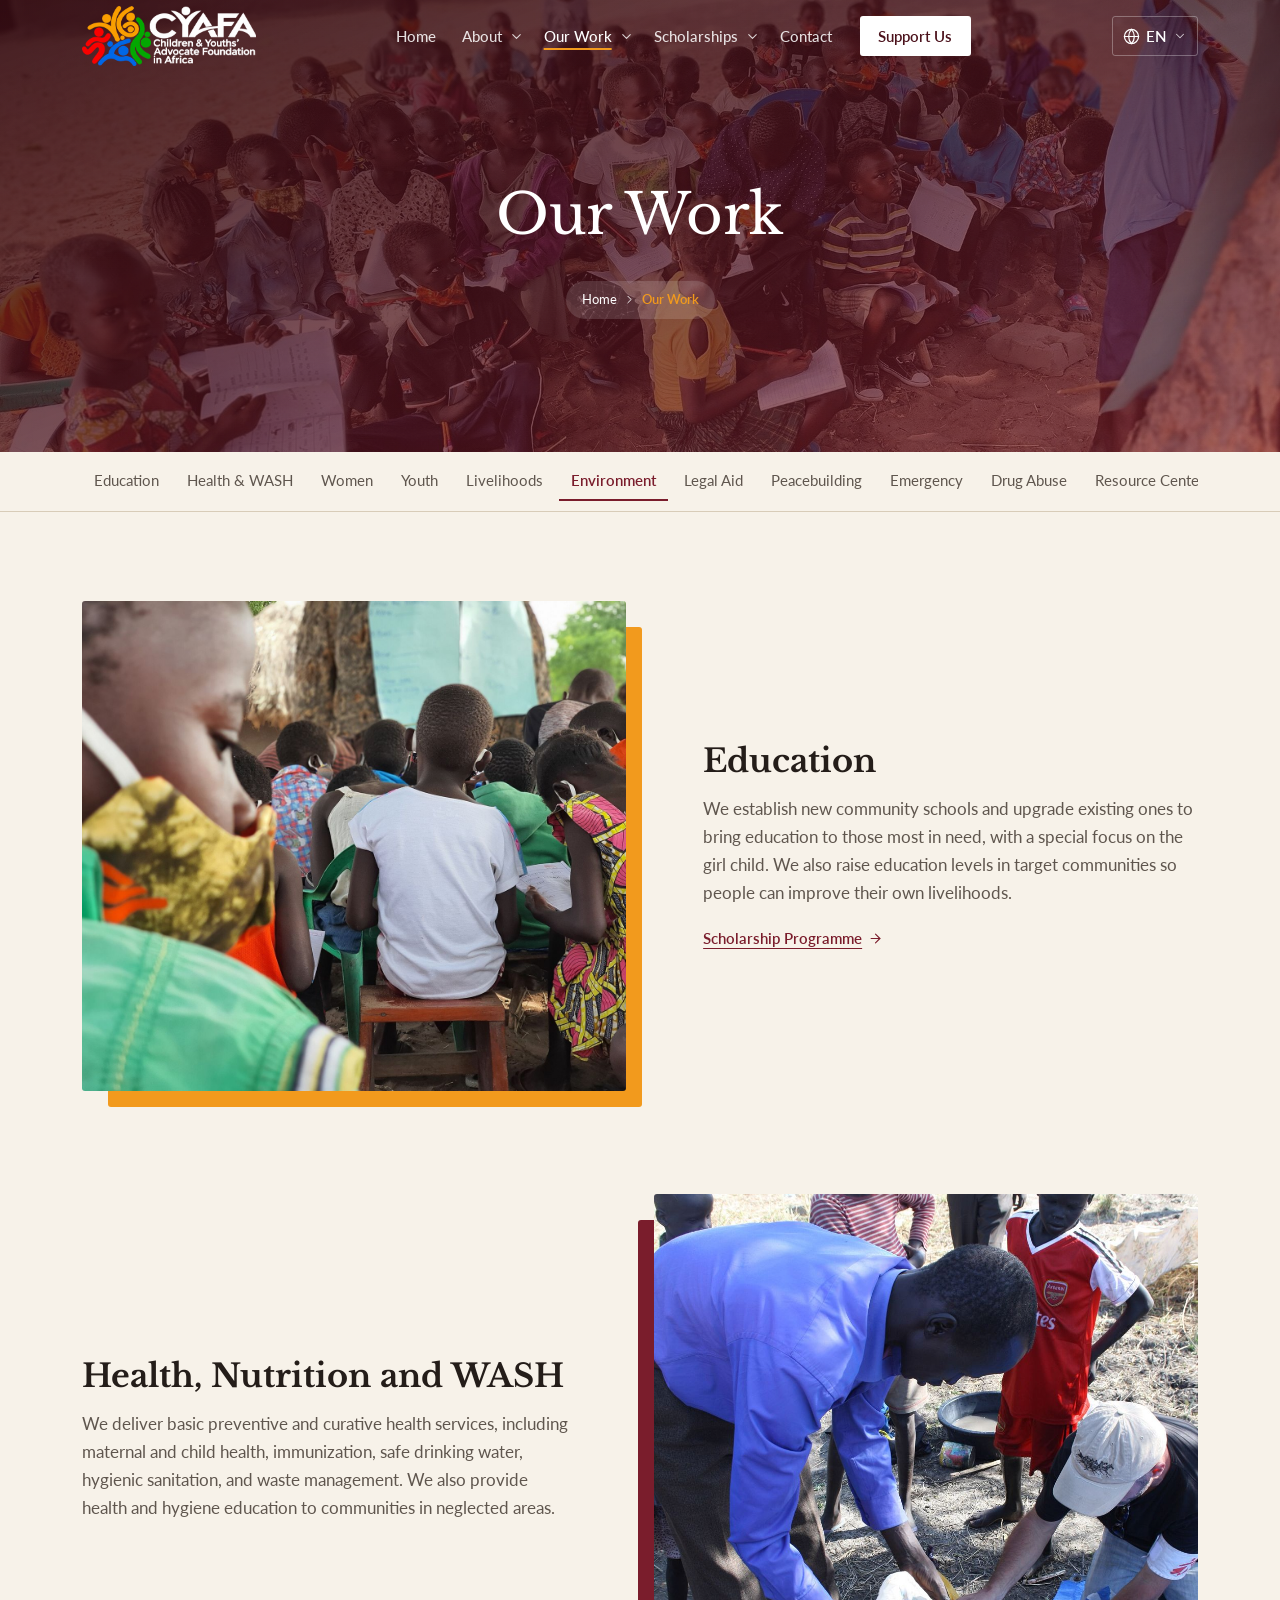
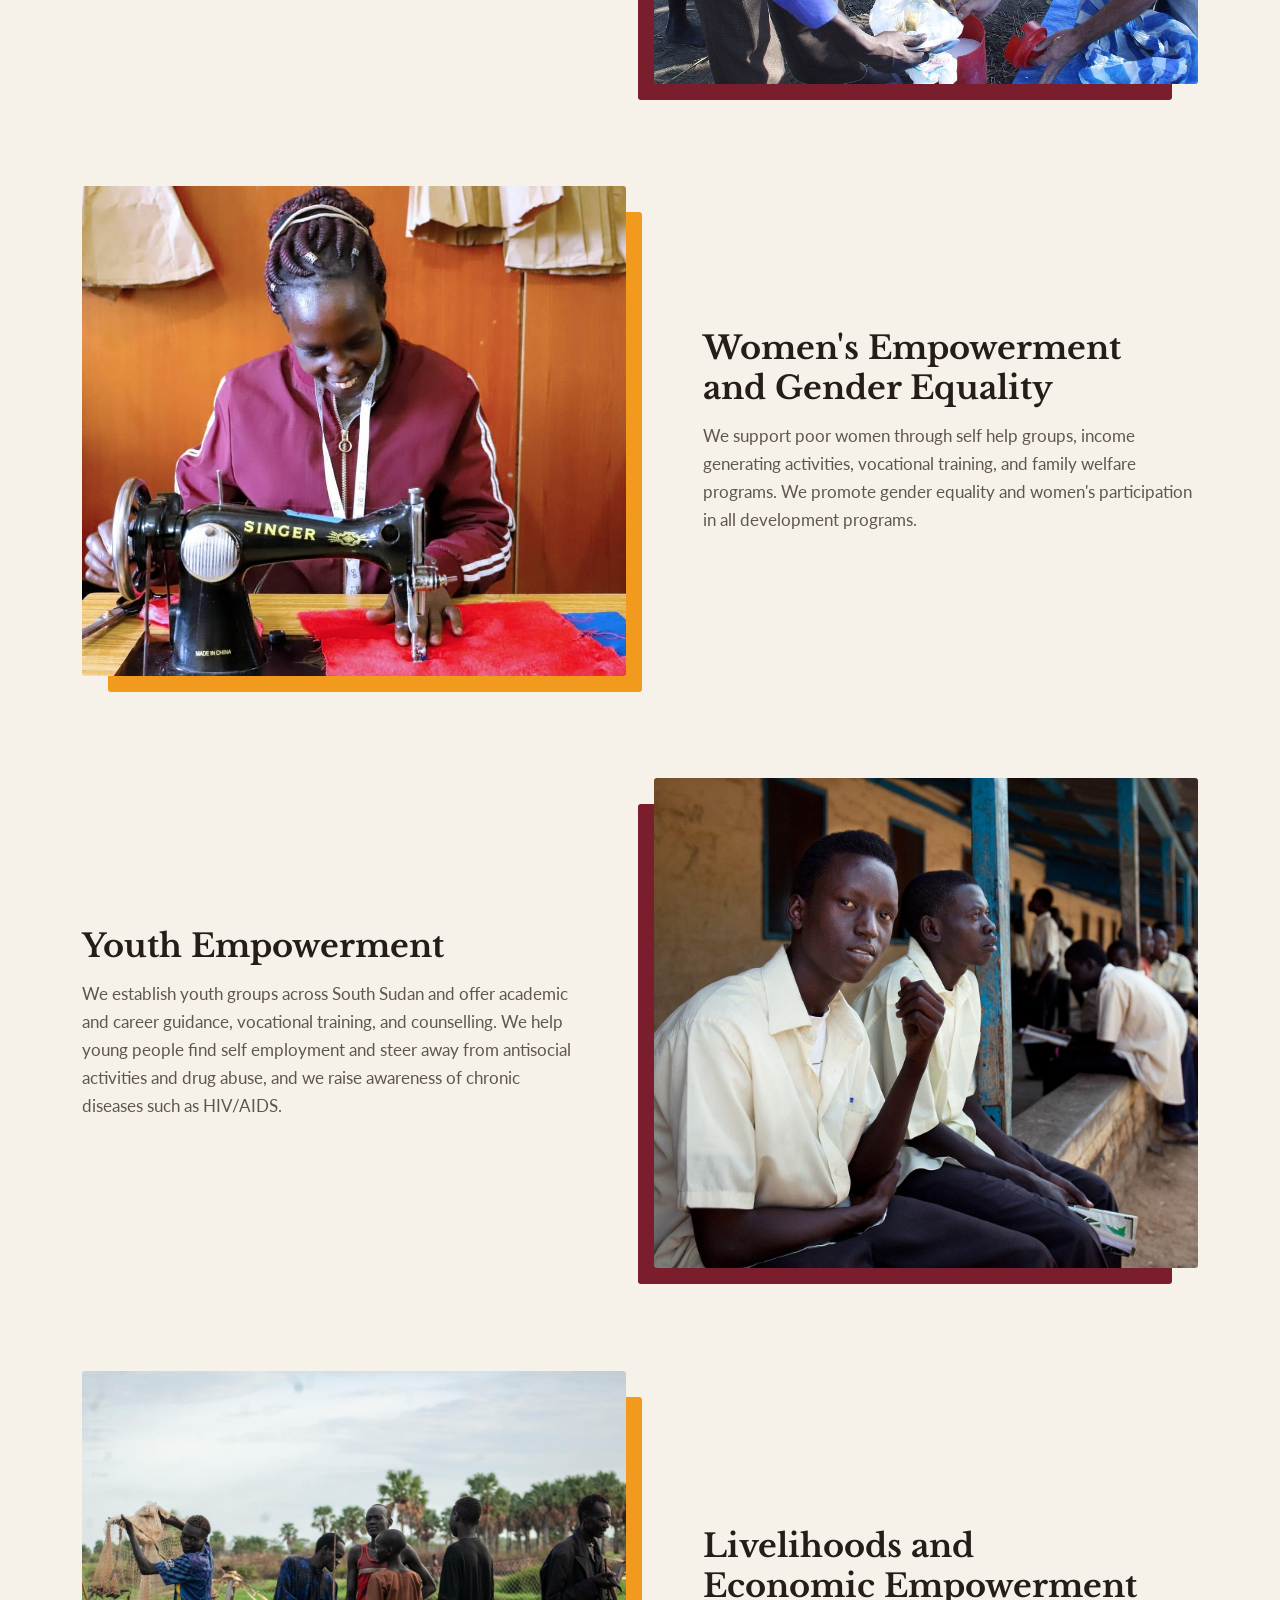
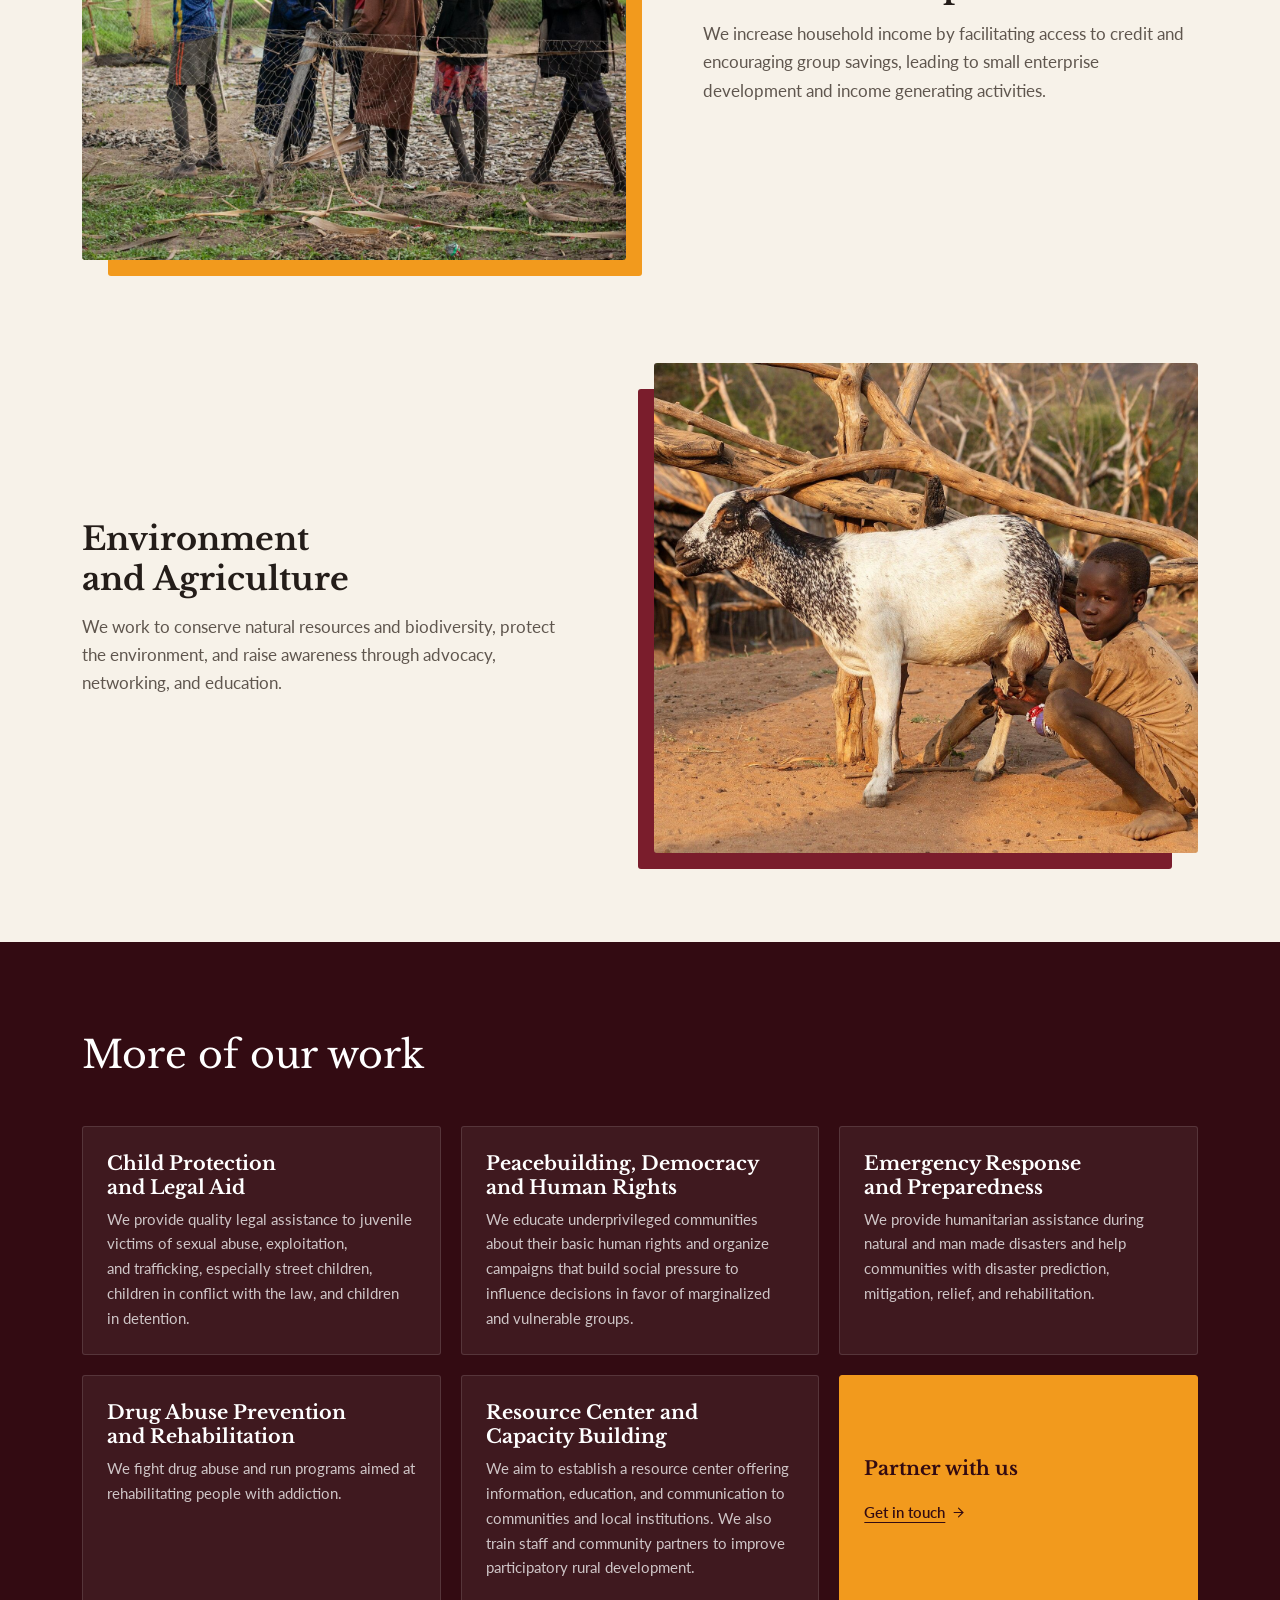
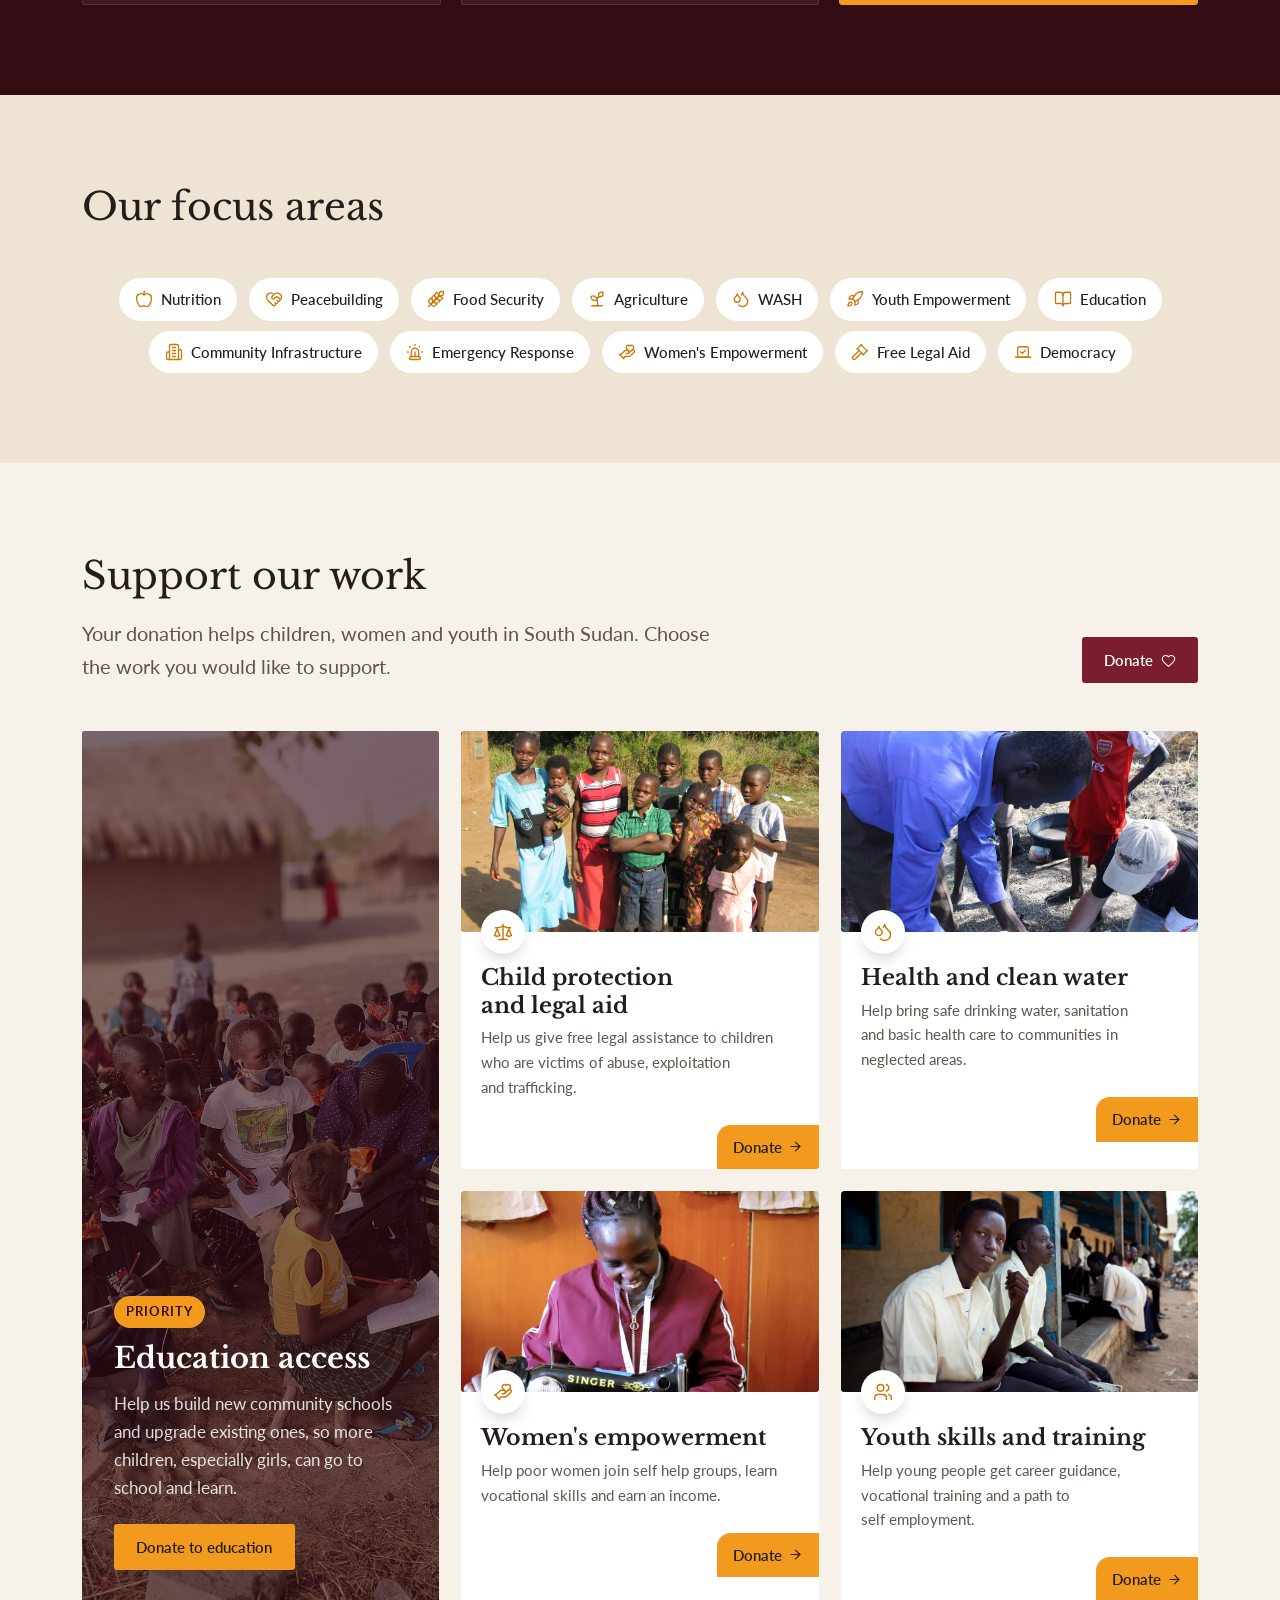
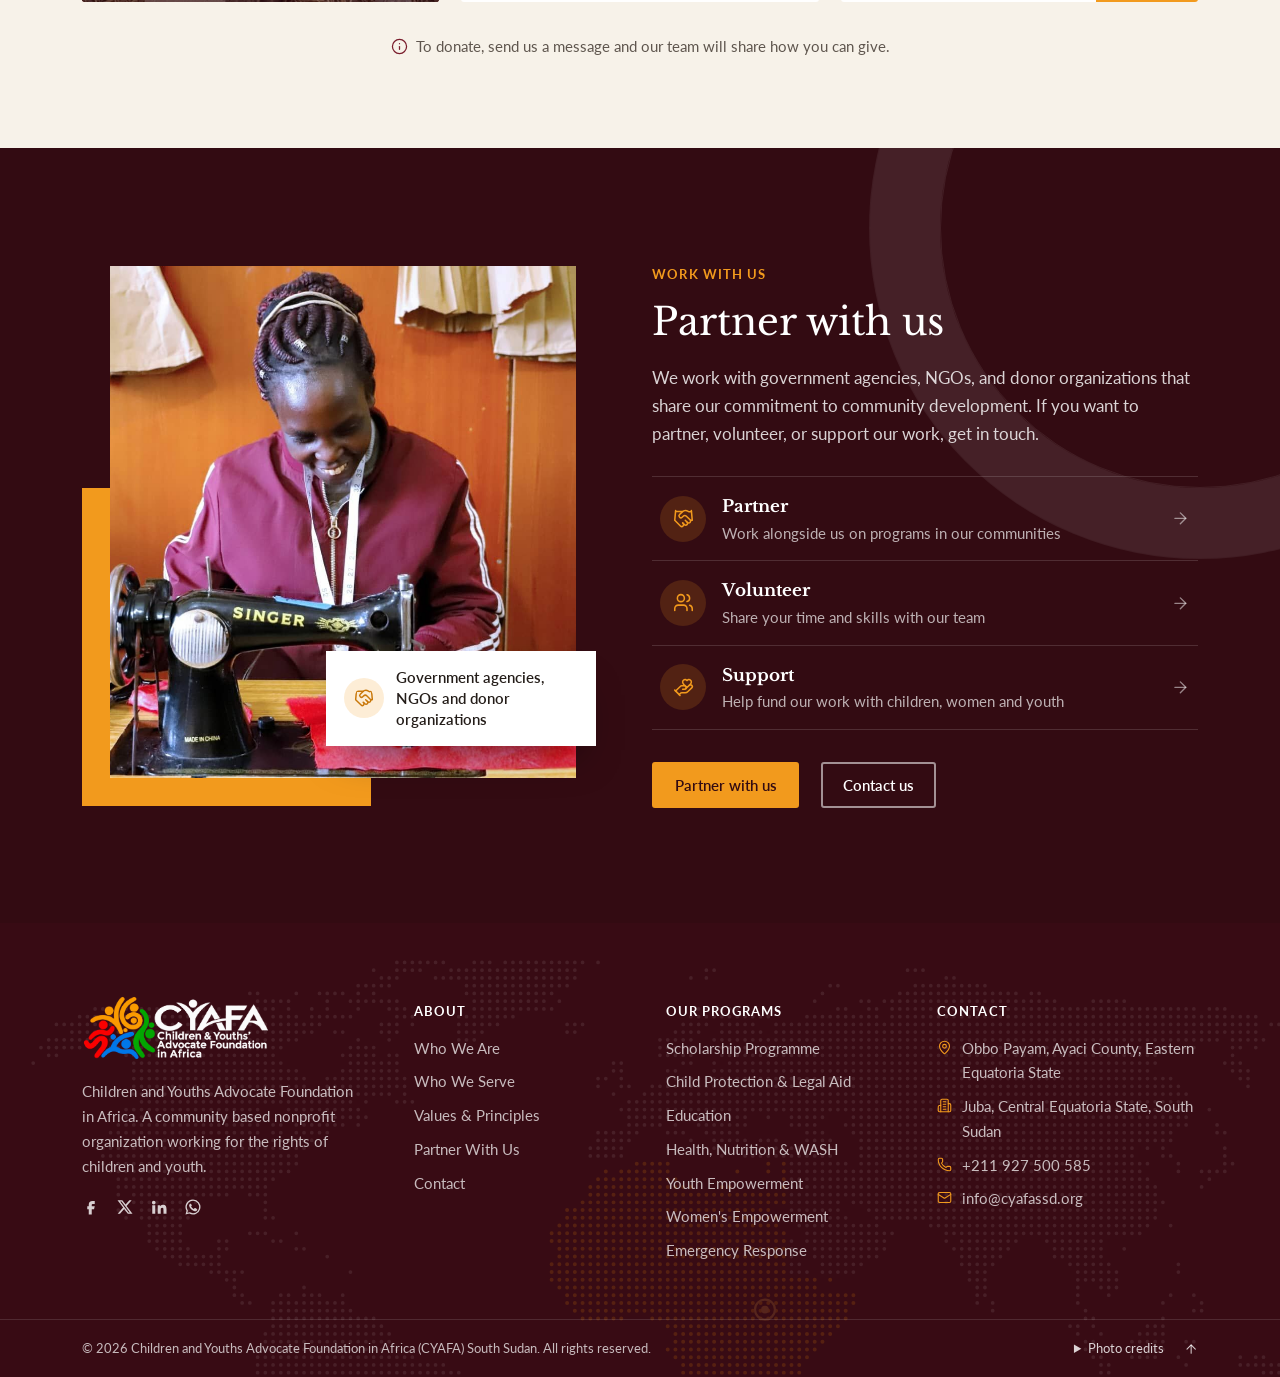
<file: work/index.html>
<!DOCTYPE html>
<html lang="en">
<head>
  <meta charset="UTF-8">
  <meta name="viewport" content="width=device-width, initial-scale=1.0">
  <title>Our Work | CYAFA South Sudan</title>
  <meta name="description" content="CYAFA South Sudan programs, from child protection and education to health, livelihoods and emergency response.">
  <meta name="theme-color" content="#5a1421">
  <meta name="color-scheme" content="only light">
  <link rel="icon" href="../favicon.ico" sizes="any">
  <link rel="icon" type="image/png" sizes="32x32" href="../favicon-32x32.png">
  <link rel="icon" type="image/png" sizes="16x16" href="../favicon-16x16.png">
  <link rel="apple-touch-icon" href="../apple-touch-icon.png">
  <link rel="manifest" href="../site.webmanifest">
  <link rel="preconnect" href="https://fonts.googleapis.com">
  <link rel="preconnect" href="https://fonts.gstatic.com" crossorigin>
  <link href="https://fonts.googleapis.com/css2?family=Lato:wght@400;700;900&family=Libre+Baskerville:wght@400;700&family=Caveat:wght@600&display=swap" rel="stylesheet">
  <link rel="stylesheet" href="../styles.css?v=106">
</head>
<body>

  <!-- HEADER -->
  <header class="site-header" id="top">
    <div class="mainbar">
      <div class="container mainbar-inner">
        <a href="../" class="brand" aria-label="CYAFA South Sudan home">
          <img src="../images/cyafa-logo-light.png" alt="CYAFA South Sudan" class="brand-logo logo-light" width="523" height="180">
          <img src="../images/cyafa-logo-color.png" alt="" class="brand-logo logo-color" width="523" height="180" aria-hidden="true">
        </a>
        <nav id="site-nav" class="site-nav" aria-label="Main">
          <a href="../" class="nav-link">Home</a>

          <div class="nav-item has-sub">
            <a href="../about/" class="nav-link">About</a>
            <button class="sub-toggle" aria-expanded="false" aria-controls="mega-about" aria-label="Show About pages"><i data-lucide="chevron-down"></i></button>
            <div class="mega" id="mega-about">
              <div class="container mega-inner mega-about">
                <div class="mega-col">
                  <p class="mega-title">About us</p>
                  <ul class="mega-links">
                <li><a href="../about/"><span class="sub-ic"><i data-lucide="info"></i></span><span><strong>Who We Are</strong><small>Mission, vision and goal</small></span></a></li>
                <li><a href="../serve/"><span class="sub-ic"><i data-lucide="users"></i></span><span><strong>Who We Serve</strong><small>Children, women and youth</small></span></a></li>
                <li><a href="../values/"><span class="sub-ic"><i data-lucide="heart-handshake"></i></span><span><strong>Values &amp; Principles</strong><small>What guides our work</small></span></a></li>
                  </ul>
                </div>
                <a href="../about/" class="mega-feature">
                  <img src="../images/children-kimotong.jpg" alt="" loading="lazy">
                  <span class="mega-feature-text"><small>Our Mission</small>To advocate for the rights of children and youth in the most marginalized communities in Africa.</span>
                </a>
                <div class="mega-col mega-contact">
                  <p class="mega-title">Contact</p>
                  <p><strong>Mr. Odoch Nelson Ochan</strong><br>Founder &amp; Executive Director</p>
                  <p><a href="mailto:info@cyafassd.org">info@cyafassd.org</a><br><a href="tel:+211927500585">+211 927 500 585</a></p>
                  <a href="../contact/" class="link-arrow">Contact us <i data-lucide="arrow-right"></i></a>
                </div>
              </div>
            </div>
          </div>

          <div class="nav-item has-sub">
            <a href="../work/" class="nav-link" aria-current="page">Our Work</a>
            <button class="sub-toggle" aria-expanded="false" aria-controls="mega-work" aria-label="Show programs"><i data-lucide="chevron-down"></i></button>
            <div class="mega" id="mega-work">
              <div class="container mega-inner mega-work">
                <div class="mega-col">
                  <p class="mega-title">Our programs</p>
                  <ul class="mega-programs">
                <li><a href="../scholarship/"><i data-lucide="award"></i>Scholarship Programme</a></li>
                <li><a href="../work/#education"><i data-lucide="graduation-cap"></i>Education</a></li>
                <li><a href="../work/#health"><i data-lucide="heart-pulse"></i>Health, Nutrition &amp; WASH</a></li>
                <li><a href="../work/#women"><i data-lucide="hand-heart"></i>Women's Empowerment</a></li>
                <li><a href="../work/#youth"><i data-lucide="users"></i>Youth Empowerment</a></li>
                <li><a href="../work/#livelihoods"><i data-lucide="piggy-bank"></i>Livelihoods</a></li>
                <li><a href="../work/#environment"><i data-lucide="leaf"></i>Environment &amp; Agriculture</a></li>
                <li><a href="../work/#legal-aid"><i data-lucide="scale"></i>Child Protection &amp; Legal Aid</a></li>
                <li><a href="../work/#peacebuilding"><i data-lucide="landmark"></i>Peacebuilding &amp; Human Rights</a></li>
                <li><a href="../work/#emergency"><i data-lucide="siren"></i>Emergency Response</a></li>
                <li><a href="../work/#drug-abuse"><i data-lucide="shield-plus"></i>Drug Abuse Prevention</a></li>
                <li><a href="../work/#resource-center"><i data-lucide="library"></i>Resource Center</a></li>
                  </ul>
                </div>
                <a href="../work/" class="mega-feature">
                  <img src="../images/education.jpg" alt="" loading="lazy">
                  <span class="mega-feature-text"><small>Our Work</small>See all programs <i data-lucide="arrow-right"></i></span>
                </a>
              </div>
            </div>
          </div>

          <div class="nav-item has-sub">
            <a href="../scholarship/" class="nav-link">Scholarships</a>
            <button class="sub-toggle" aria-expanded="false" aria-controls="mega-scholarship" aria-label="Show Scholarship Programme sections"><i data-lucide="chevron-down"></i></button>
            <div class="mega" id="mega-scholarship">
              <div class="container mega-inner mega-scholar">
                <div class="mega-col">
                  <p class="mega-title">Scholarship Programme</p>
                  <ul class="mega-links mega-links-2">
                <li><a href="../scholarship/#categories"><span class="sub-ic"><i data-lucide="layers"></i></span><span><strong>Scholarship Categories</strong><small>Eight areas of education support</small></span></a></li>
                <li><a href="../scholarship/#eligibility"><span class="sub-ic"><i data-lucide="list-checks"></i></span><span><strong>Who Can Apply</strong><small>Eligibility and requirements</small></span></a></li>
                <li><a href="../scholarship/#how-it-works"><span class="sub-ic"><i data-lucide="route"></i></span><span><strong>How It Works</strong><small>From application to selection</small></span></a></li>
                <li><a href="../scholarship/#apply"><span class="sub-ic"><i data-lucide="message-square"></i></span><span><strong>Apply &amp; Enquiries</strong><small>Get official guidance</small></span></a></li>
                <li><a href="../scholarship/#support"><span class="sub-ic"><i data-lucide="heart-handshake"></i></span><span><strong>Support a Student</strong><small>Sponsors and partners</small></span></a></li>
                <li><a href="../scholarship/#download"><span class="sub-ic"><i data-lucide="file-down"></i></span><span><strong>Scholarship Framework</strong><small>Download the PDF</small></span></a></li>
                  </ul>
                </div>
                <a href="../scholarship/" class="mega-feature">
                  <img src="../images/scholarship/reading-800.jpg" alt="" loading="lazy">
                  <span class="mega-feature-text"><small>Scholarship Programme</small>Helping vulnerable children stay in school <i data-lucide="arrow-right"></i></span>
                </a>
              </div>
            </div>
          </div>
          <a href="../contact/" class="nav-link">Contact</a>
          <a href="../contact/#partner" class="btn btn-light nav-cta">Support Us</a>
          <div class="nav-extra">
            <a href="tel:+211927500585" class="nav-extra-line"><svg viewBox="0 0 24 24" aria-hidden="true"><path d="M6.62 10.79c1.44 2.83 3.76 5.14 6.59 6.59l2.2-2.2c.27-.27.67-.36 1.02-.24 1.12.37 2.33.57 3.57.57.55 0 1 .45 1 1V20c0 .55-.45 1-1 1-9.39 0-17-7.61-17-17 0-.55.45-1 1-1h3.5c.55 0 1 .45 1 1 0 1.25.2 2.45.57 3.57.11.35.03.74-.25 1.02l-2.2 2.2z"/></svg>+211 927 500 585</a>
            <a href="mailto:info@cyafassd.org" class="nav-extra-line"><svg viewBox="0 0 24 24" aria-hidden="true"><path d="M20 4H4c-1.1 0-1.99.9-1.99 2L2 18c0 1.1.9 2 2 2h16c1.1 0 2-.9 2-2V6c0-1.1-.9-2-2-2zm0 4l-8 5-8-5V6l8 5 8-5v2z"/></svg>info@cyafassd.org</a>
            <div class="nav-extra-social" aria-label="Social media">
              <!-- TODO: replace # with CYAFA's real social media links -->
              <a href="#" aria-label="Facebook"><svg viewBox="0 0 24 24"><path d="M14 8h3V4h-3a5 5 0 0 0-5 5v2H7v4h2v7h4v-7h3l1-4h-4V9a1 1 0 0 1 1-1z"/></svg></a>
              <a href="#" aria-label="X (Twitter)"><svg viewBox="0 0 24 24"><path d="M17.8 3h3.1l-6.8 7.8L22 21h-6.2l-4.9-6.4L5.3 21H2.2l7.3-8.3L2 3h6.4l4.4 5.8L17.8 3zm-1.1 16.2h1.7L7.4 4.7H5.6l11.1 14.5z"/></svg></a>
              <a href="#" aria-label="LinkedIn"><svg viewBox="0 0 24 24"><path d="M4.98 3.5a2.5 2.5 0 1 1 0 5 2.5 2.5 0 0 1 0-5zM3 9.5h4V21H3V9.5zm6.5 0h3.8v1.6h.1c.5-1 1.8-2 3.8-2 4 0 4.8 2.6 4.8 6V21h-4v-5.1c0-1.2 0-2.8-1.7-2.8s-2 1.3-2 2.7V21h-4V9.5z"/></svg></a>
              <a href="https://wa.me/211927500585" aria-label="WhatsApp"><svg viewBox="0 0 24 24"><path d="M12 2a10 10 0 0 0-8.6 15.1L2 22l5-1.3A10 10 0 1 0 12 2zm0 18.2a8.2 8.2 0 0 1-4.2-1.1l-.3-.2-3 .8.8-2.9-.2-.3A8.2 8.2 0 1 1 12 20.2zm4.5-6.1c-.2-.1-1.5-.7-1.7-.8-.2-.1-.4-.1-.6.1l-.8 1c-.1.2-.3.2-.5.1a6.7 6.7 0 0 1-3.3-2.9c-.3-.4.2-.4.7-1.4.1-.2 0-.3 0-.4l-.8-1.8c-.2-.5-.4-.4-.6-.4h-.5a1 1 0 0 0-.7.3 3 3 0 0 0-.9 2.2 5.2 5.2 0 0 0 1.1 2.8 11.9 11.9 0 0 0 4.6 4c1.7.7 2.4.8 3.2.7.5-.1 1.5-.6 1.8-1.2.2-.6.2-1.1.1-1.2l-.4-.3z"/></svg></a>
            </div>
          </div>
        </nav>
        <div class="lang" translate="no">
          <button class="lang-btn" type="button" aria-expanded="false" aria-controls="lang-list" aria-label="Choose language"><i data-lucide="globe"></i><span class="lang-cur">EN</span><i data-lucide="chevron-down"></i></button>
          <ul class="lang-list" id="lang-list">
            <li><button type="button" data-lang="en" lang="en"><span>English</span><small>EN</small></button></li>
            <li><button type="button" data-lang="fr" lang="fr"><span>Français</span><small>FR</small></button></li>
            <li><button type="button" data-lang="de" lang="de"><span>Deutsch</span><small>DE</small></button></li>
            <li><button type="button" data-lang="es" lang="es"><span>Español</span><small>ES</small></button></li>
            <li><button type="button" data-lang="no" lang="no"><span>Norsk</span><small>NO</small></button></li>
            <li class="lang-sep">More languages</li>
            <li><button type="button" data-lang="ar" lang="ar"><span>العربية</span><small>AR</small></button></li>
            <li><button type="button" data-lang="pt" lang="pt"><span>Português</span><small>PT</small></button></li>
            <li><button type="button" data-lang="it" lang="it"><span>Italiano</span><small>IT</small></button></li>
            <li><button type="button" data-lang="nl" lang="nl"><span>Nederlands</span><small>NL</small></button></li>
            <li><button type="button" data-lang="sw" lang="sw"><span>Kiswahili</span><small>SW</small></button></li>
            <li><button type="button" data-lang="sv" lang="sv"><span>Svenska</span><small>SV</small></button></li>
            <li><button type="button" data-lang="zh-CN" lang="zh-CN"><span>中文</span><small>ZH</small></button></li>
            <li><button type="button" data-lang="ja" lang="ja"><span>日本語</span><small>JA</small></button></li>
            <li><button type="button" data-lang="ko" lang="ko"><span>한국어</span><small>KO</small></button></li>
            <li class="lang-note">Automatic translation by Google</li>
          </ul>
        </div>
        <div id="google_translate_element" hidden></div>
        <button class="nav-toggle" aria-expanded="false" aria-controls="site-nav" aria-label="Open menu">
          <span class="nav-toggle-lines"><span></span><span></span><span></span></span>
        </button>
      </div>
    </div>
  </header>

  <main>

    <section class="page-hero on-photo">
      <img src="../images/education-outdoor.jpg" alt="" style="object-position: center">
      <div class="container">
        <nav class="breadcrumb" aria-label="Breadcrumb"><a href="../">Home</a><i data-lucide="chevron-right"></i><span>Our Work</span></nav>
        <h1>Our Work</h1>
      </div>
    </section>

    <nav class="prog-nav" aria-label="Programs">
      <div class="container">
        <ul>
          <li><a href="#education"><i data-lucide="graduation-cap"></i>Education</a></li>
          <li><a href="#health"><i data-lucide="heart-pulse"></i>Health &amp; WASH</a></li>
          <li><a href="#women"><i data-lucide="hand-heart"></i>Women</a></li>
          <li><a href="#youth"><i data-lucide="users"></i>Youth</a></li>
          <li><a href="#livelihoods"><i data-lucide="piggy-bank"></i>Livelihoods</a></li>
          <li><a href="#environment"><i data-lucide="leaf"></i>Environment</a></li>
          <li><a href="#legal-aid"><i data-lucide="scale"></i>Legal Aid</a></li>
          <li><a href="#peacebuilding"><i data-lucide="landmark"></i>Peacebuilding</a></li>
          <li><a href="#emergency"><i data-lucide="siren"></i>Emergency</a></li>
          <li><a href="#drug-abuse"><i data-lucide="shield-plus"></i>Drug Abuse</a></li>
          <li><a href="#resource-center"><i data-lucide="library"></i>Resource Center</a></li>
        </ul>
      </div>
    </nav>

    <section class="section">
      <div class="container">
        <div class="zigzag">
          <article class="zz-row" id="education">
            <div class="zz-media"><img src="../images/education.jpg" alt="Children learning outdoors under a tree" loading="lazy" style="object-position: center"></div>
            <div class="zz-body">
              <h3>Education</h3>
              <p>We establish new community schools and upgrade existing ones to bring education to those most in need, with a special focus on the girl child. We also raise education levels in target communities so people can improve their own livelihoods.</p>
              <a href="../scholarship/" class="link-arrow">Scholarship Programme <i data-lucide="arrow-right"></i></a>
            </div>
          </article>
          <article class="zz-row" id="health">
            <div class="zz-media"><img src="../images/health-wash.jpg" alt="A community volunteer preparing a chlorine solution to make river water safe" loading="lazy" style="object-position: center 40%"></div>
            <div class="zz-body">
              <h3>Health, Nutrition and WASH</h3>
              <p>We deliver basic preventive and curative health services, including maternal and child health, immunization, safe drinking water, hygienic sanitation, and waste management. We also provide health and hygiene education to communities in neglected areas.</p>
            </div>
          </article>
          <article class="zz-row" id="women">
            <div class="zz-media"><img src="../images/women-tailoring.jpg" alt="A smiling young woman sewing fabric on a tailoring machine" loading="lazy" style="object-position: center 30%"></div>
            <div class="zz-body">
              <h3>Women's Empowerment and Gender Equality</h3>
              <p>We support poor women through self help groups, income generating activities, vocational training, and family welfare programs. We promote gender equality and women's participation in all development programs.</p>
            </div>
          </article>
          <article class="zz-row" id="youth">
            <div class="zz-media"><img src="../images/youth-students.jpg" alt="Secondary school students sitting outside their school in Juba" loading="lazy" style="object-position: center"></div>
            <div class="zz-body">
              <h3>Youth Empowerment</h3>
              <p>We establish youth groups across South Sudan and offer academic and career guidance, vocational training, and counselling. We help young people find self employment and steer away from antisocial activities and drug abuse, and we raise awareness of chronic diseases such as HIV/AIDS.</p>
            </div>
          </article>
          <article class="zz-row" id="livelihoods">
            <div class="zz-media"><img src="../images/livelihoods-fishing.jpg" alt="Young men preparing fishing nets beside drying fish" loading="lazy" style="object-position: center"></div>
            <div class="zz-body">
              <h3>Livelihoods and Economic Empowerment</h3>
              <p>We increase household income by facilitating access to credit and encouraging group savings, leading to small enterprise development and income generating activities.</p>
            </div>
          </article>
          <article class="zz-row" id="environment">
            <div class="zz-media"><img src="../images/agriculture-kimotong.jpg" alt="A child milking a goat beside a homestead in Kimotong" loading="lazy" style="object-position: center 60%"></div>
            <div class="zz-body">
              <h3>Environment and Agriculture</h3>
              <p>We work to conserve natural resources and biodiversity, protect the environment, and raise awareness through advocacy, networking, and education.</p>
            </div>
          </article>
        </div>
      </div>
    </section>

    <section class="section section-dark">
      <div class="container">
        <div class="section-head"><h2>More of our work</h2></div>
        <div class="prog-grid">
          <article class="prog-cell" id="legal-aid">
            
            <h3>Child Protection and Legal Aid</h3>
            <p>We provide quality legal assistance to juvenile victims of sexual abuse, exploitation, and trafficking, especially street children, children in conflict with the law, and children in detention.</p>
          </article>
          <article class="prog-cell" id="peacebuilding">
            
            <h3>Peacebuilding, Democracy and Human Rights</h3>
            <p>We educate underprivileged communities about their basic human rights and organize campaigns that build social pressure to influence decisions in favor of marginalized and vulnerable groups.</p>
          </article>
          <article class="prog-cell" id="emergency">
            
            <h3>Emergency Response and Preparedness</h3>
            <p>We provide humanitarian assistance during natural and man made disasters and help communities with disaster prediction, mitigation, relief, and rehabilitation.</p>
          </article>
          <article class="prog-cell" id="drug-abuse">
            
            <h3>Drug Abuse Prevention and Rehabilitation</h3>
            <p>We fight drug abuse and run programs aimed at rehabilitating people with addiction.</p>
          </article>
          <article class="prog-cell" id="resource-center">
            
            <h3>Resource Center and Capacity Building</h3>
            <p>We aim to establish a resource center offering information, education, and communication to communities and local institutions. We also train staff and community partners to improve participatory rural development.</p>
          </article>
          <a href="../contact/?topic=Partnership#message" class="prog-cell cta-cell">
            
            <h3>Partner with us</h3>
            <span class="link-arrow">Get in touch <i data-lucide="arrow-right"></i></span>
          </a>
        </div>
      </div>
    </section>

    <section class="section section-tint">
      <div class="container">
        <div class="section-head"><h2>Our focus areas</h2></div>
        <div class="focus-tiles">
          <div class="focus-tile"><i data-lucide="apple"></i>Nutrition</div>
          <div class="focus-tile"><i data-lucide="heart-handshake"></i>Peacebuilding</div>
          <div class="focus-tile"><i data-lucide="wheat"></i>Food Security</div>
          <div class="focus-tile"><i data-lucide="sprout"></i>Agriculture</div>
          <div class="focus-tile"><i data-lucide="droplets"></i>WASH</div>
          <div class="focus-tile"><i data-lucide="rocket"></i>Youth Empowerment</div>
          <div class="focus-tile"><i data-lucide="book-open"></i>Education</div>
          <div class="focus-tile"><i data-lucide="building-2"></i>Community Infrastructure</div>
          <div class="focus-tile"><i data-lucide="siren"></i>Emergency Response</div>
          <div class="focus-tile"><i data-lucide="hand-heart"></i>Women's Empowerment</div>
          <div class="focus-tile"><i data-lucide="gavel"></i>Free Legal Aid</div>
          <div class="focus-tile"><i data-lucide="vote"></i>Democracy</div>
        </div>
      </div>
    </section>

    <section class="section donate" id="donate">
      <div class="container">
        <div class="head-row">
          <div class="section-head">
            <h2>Support our work</h2>
            <p>Your donation helps children, women and youth in South Sudan. Choose the work you would like to support.</p>
          </div>
          <a href="../contact/?topic=Donation&amp;cause=General%20support#message" class="btn btn-primary">Donate <i data-lucide="heart"></i></a>
        </div>
        <div class="donate-grid">
          <article class="cause-feature">
            <img src="../images/education-outdoor.jpg" alt="Children attending an outdoor class under a tree" loading="lazy" style="object-position: center">
            <div class="cause-feature-body">
              <span class="cause-tag"><i data-lucide="graduation-cap"></i>Priority</span>
              <h3>Education access</h3>
              <p>Help us build new community schools and upgrade existing ones, so more children, especially girls, can go to school and learn.</p>
              <a href="../contact/?topic=Donation&amp;cause=Education%20access#message" class="btn btn-gold">Donate to education</a>
            </div>
          </article>
          <article class="cause">
            <div class="cause-img"><img src="../images/children-yambio.jpg" alt="" loading="lazy" style="object-position: center"></div>
            <div class="cause-body">
              <span class="cause-ic"><i data-lucide="scale"></i></span>
              <h3>Child protection and legal aid</h3>
              <p>Help us give free legal assistance to children who are victims of abuse, exploitation and trafficking.</p>
              <a href="../contact/?topic=Donation&amp;cause=Child%20protection#message" class="link-arrow">Donate <i data-lucide="arrow-right"></i></a>
            </div>
          </article>
          <article class="cause">
            <div class="cause-img"><img src="../images/health-wash.jpg" alt="" loading="lazy" style="object-position: center 40%"></div>
            <div class="cause-body">
              <span class="cause-ic"><i data-lucide="droplets"></i></span>
              <h3>Health and clean water</h3>
              <p>Help bring safe drinking water, sanitation and basic health care to communities in neglected areas.</p>
              <a href="../contact/?topic=Donation&amp;cause=Health%20and%20clean%20water#message" class="link-arrow">Donate <i data-lucide="arrow-right"></i></a>
            </div>
          </article>
          <article class="cause">
            <div class="cause-img"><img src="../images/women-tailoring.jpg" alt="" loading="lazy" style="object-position: center 30%"></div>
            <div class="cause-body">
              <span class="cause-ic"><i data-lucide="hand-heart"></i></span>
              <h3>Women's empowerment</h3>
              <p>Help poor women join self help groups, learn vocational skills and earn an income.</p>
              <a href="../contact/?topic=Donation&amp;cause=Women%27s%20empowerment#message" class="link-arrow">Donate <i data-lucide="arrow-right"></i></a>
            </div>
          </article>
          <article class="cause">
            <div class="cause-img"><img src="../images/youth-students.jpg" alt="" loading="lazy" style="object-position: center"></div>
            <div class="cause-body">
              <span class="cause-ic"><i data-lucide="users"></i></span>
              <h3>Youth skills and training</h3>
              <p>Help young people get career guidance, vocational training and a path to self employment.</p>
              <a href="../contact/?topic=Donation&amp;cause=Youth%20skills#message" class="link-arrow">Donate <i data-lucide="arrow-right"></i></a>
            </div>
          </article>
        </div>
        <p class="donate-note"><i data-lucide="info"></i>To donate, send us a message and our team will share how you can give.</p>
      </div>
    </section>

    <section class="partner-cta" aria-labelledby="partner-cta-title">
      <div class="container pc-grid">
        <div class="pc-media">
          <img src="../images/women-tailoring.jpg" alt="A young woman smiling as she sews at a tailoring training session" loading="lazy">
          <p class="pc-tag"><i data-lucide="handshake"></i><span>Government agencies, NGOs and donor organizations</span></p>
        </div>
        <div class="pc-body">
          <p class="kicker">Work with us</p>
          <h2 id="partner-cta-title">Partner with us</h2>
          <p class="pc-lead">We work with government agencies, NGOs, and donor organizations that share our commitment to community development. If you want to partner, volunteer, or support our work, get in touch.</p>
          <ul class="pc-ways">
            <li><a href="../contact/#partner"><span class="pc-ic"><i data-lucide="handshake"></i></span><span class="pc-txt"><strong>Partner</strong><small>Work alongside us on programs in our communities</small></span><i data-lucide="arrow-right" class="pc-go"></i></a></li>
            <li><a href="../contact/"><span class="pc-ic"><i data-lucide="users"></i></span><span class="pc-txt"><strong>Volunteer</strong><small>Share your time and skills with our team</small></span><i data-lucide="arrow-right" class="pc-go"></i></a></li>
            <li><a href="../work/#donate"><span class="pc-ic"><i data-lucide="hand-heart"></i></span><span class="pc-txt"><strong>Support</strong><small>Help fund our work with children, women and youth</small></span><i data-lucide="arrow-right" class="pc-go"></i></a></li>
          </ul>
          <div class="hero-actions"><a href="../contact/#partner" class="btn btn-orange">Partner with us</a><a href="../contact/" class="btn btn-outline">Contact us</a></div>
        </div>
      </div>
    </section>

  </main>

  <!-- FOOTER -->
  <footer class="site-footer">
    <div class="container footer-grid">
      <div class="footer-brand">
        <a href="../" class="brand">
          <img src="../images/cyafa-logo.png" alt="CYAFA South Sudan" class="brand-logo" width="640" height="240">
        </a>
        <p>Children and Youths Advocate Foundation in Africa. A community based nonprofit organization working for the rights of children and youth.</p>
        <div class="footer-social" aria-label="Social media">
          <!-- TODO: replace # with CYAFA's real social media links -->
          <a href="#" aria-label="Facebook"><svg viewBox="0 0 24 24"><path d="M14 8h3V4h-3a5 5 0 0 0-5 5v2H7v4h2v7h4v-7h3l1-4h-4V9a1 1 0 0 1 1-1z"/></svg></a>
          <a href="#" aria-label="X (Twitter)"><svg viewBox="0 0 24 24"><path d="M17.8 3h3.1l-6.8 7.8L22 21h-6.2l-4.9-6.4L5.3 21H2.2l7.3-8.3L2 3h6.4l4.4 5.8L17.8 3zm-1.1 16.2h1.7L7.4 4.7H5.6l11.1 14.5z"/></svg></a>
          <a href="#" aria-label="LinkedIn"><svg viewBox="0 0 24 24"><path d="M4.98 3.5a2.5 2.5 0 1 1 0 5 2.5 2.5 0 0 1 0-5zM3 9.5h4V21H3V9.5zm6.5 0h3.8v1.6h.1c.5-1 1.8-2 3.8-2 4 0 4.8 2.6 4.8 6V21h-4v-5.1c0-1.2 0-2.8-1.7-2.8s-2 1.3-2 2.7V21h-4V9.5z"/></svg></a>
          <a href="https://wa.me/211927500585" aria-label="WhatsApp"><svg viewBox="0 0 24 24"><path d="M12 2a10 10 0 0 0-8.6 15.1L2 22l5-1.3A10 10 0 1 0 12 2zm0 18.2a8.2 8.2 0 0 1-4.2-1.1l-.3-.2-3 .8.8-2.9-.2-.3A8.2 8.2 0 1 1 12 20.2zm4.5-6.1c-.2-.1-1.5-.7-1.7-.8-.2-.1-.4-.1-.6.1l-.8 1c-.1.2-.3.2-.5.1a6.7 6.7 0 0 1-3.3-2.9c-.3-.4.2-.4.7-1.4.1-.2 0-.3 0-.4l-.8-1.8c-.2-.5-.4-.4-.6-.4h-.5a1 1 0 0 0-.7.3 3 3 0 0 0-.9 2.2 5.2 5.2 0 0 0 1.1 2.8 11.9 11.9 0 0 0 4.6 4c1.7.7 2.4.8 3.2.7.5-.1 1.5-.6 1.8-1.2.2-.6.2-1.1.1-1.2l-.4-.3z"/></svg></a>
        </div>
      </div>
      <div class="footer-col">
        <h3>About</h3>
        <ul>
          <li><a href="../about/">Who We Are</a></li>
          <li><a href="../serve/">Who We Serve</a></li>
          <li><a href="../values/">Values &amp; Principles</a></li>
          <li><a href="../contact/#partner">Partner With Us</a></li>
          <li><a href="../contact/">Contact</a></li>
        </ul>
      </div>
      <div class="footer-col">
        <h3>Our Programs</h3>
        <ul>
          <li><a href="../scholarship/">Scholarship Programme</a></li>
          <li><a href="../work/#legal-aid">Child Protection &amp; Legal Aid</a></li>
          <li><a href="../work/#education">Education</a></li>
          <li><a href="../work/#health">Health, Nutrition &amp; WASH</a></li>
          <li><a href="../work/#youth">Youth Empowerment</a></li>
          <li><a href="../work/#women">Women's Empowerment</a></li>
          <li><a href="../work/#emergency">Emergency Response</a></li>
        </ul>
      </div>
      <div class="footer-col">
        <h3>Contact</h3>
        <ul class="footer-contact">
          <li><i data-lucide="map-pin"></i><span>Obbo Payam, Ayaci County, Eastern Equatoria State</span></li>
          <li><i data-lucide="building-2"></i><span>Juba, Central Equatoria State, South Sudan</span></li>
          <li><i data-lucide="phone"></i><a href="tel:+211927500585">+211 927 500 585</a></li>
          <li><i data-lucide="mail"></i><a href="mailto:info@cyafassd.org">info@cyafassd.org</a></li>
        </ul>
      </div>
    </div>
    <div class="footer-bottom">
      <div class="container footer-bottom-inner">
        <p>&copy; <span id="year">2026</span> Children and Youths Advocate Foundation in Africa (CYAFA) South Sudan. All rights reserved.</p>
        <details class="credits">
          <summary>Photo credits</summary>
          <ul>
            <li>Schoolchildren: Karl Grobl / Education Development Center, <a href="https://commons.wikimedia.org/wiki/File:USAID-funded_Southern_Sudan_Interactive_Radio_Instruction_project.jpg">public domain</a></li>
            <li>Kimotong: Diego Delso, CC BY-SA 4.0 (<a href="https://commons.wikimedia.org/wiki/File:Tribu_Laarim,_Kimotong,_Sud%C3%A1n_del_Sur,_2024-01-23,_DD_15.jpg">children</a>, <a href="https://commons.wikimedia.org/wiki/File:Tribu_Laarim,_Kimotong,_Sud%C3%A1n_del_Sur,_2024-01-25,_DD_19.jpg">goat herding</a>)</li>
            <li>Mundari woman, Terekeka: Diego Delso, <a href="https://commons.wikimedia.org/wiki/File:Campamento_de_ganado_de_la_tribu_Mundari,_Terekeka,_Sud%C3%A1n_del_Sur,_2024-01-28,_DD_157.jpg">CC BY-SA 4.0</a></li>
            <li>Lomoraronald, CC BY-SA 4.0 (<a href="https://commons.wikimedia.org/wiki/File:Refugee_children_studying_under_a_tree.jpg">learning under a tree</a>, <a href="https://commons.wikimedia.org/wiki/File:South_Sudanese_refugee_children_stuying_under_the_tree.jpg">outdoor class</a>, <a href="https://commons.wikimedia.org/wiki/File:Youths_preparing_the_fishing_nets_ready_to_be_used_in_South_Sudan.png">fishing nets</a>)</li>
            <li>Children in Yambio: Masiya, <a href="https://commons.wikimedia.org/wiki/File:Children_in_Yambio,_Western_Equatoria,_South_Sudan_(28_05_2009).jpg">CC BY-SA 3.0</a></li>
            <li>Safe water: Oxfam East Africa, <a href="https://commons.wikimedia.org/wiki/File:A_volunteer_in_the_Awerial_settlement_is_shown_how_to_make_a_chlorinated_solution_which_can_be_added_to_water_from_the_River_Nile_to_make_it_safe._(11978691436).jpg">CC BY 2.0</a></li>
            <li>Tailoring: Oliversamson1, <a href="https://commons.wikimedia.org/wiki/File:A_Young_South_Sudanese_Woman_Tailoring_%E2%80%94_Traditional_Craft_and_Livelihood,_South_Sudan_2026.jpg">CC0</a></li>
            <li>Secondary students, Juba: B. Desrus, <a href="https://commons.wikimedia.org/wiki/File:Secondary_school_Sudanese_students_during_a_break_at_Supiri_Secondary_School_in_Juba,_South_Sudan._The_school_is_mix_boys_and_girls.jpg">CC BY-SA 3.0 IGO</a></li>
            <li>Boys reading, Zambia: USAID in Africa, <a href="https://commons.wikimedia.org/wiki/File:Zambian_Boys_Reading_and_Laughing_(15349199369).jpg">public domain</a></li>
            <li>Grace at play: David Kabiru, <a href="https://commons.wikimedia.org/wiki/File:Grace,_5_years_old,_a_Refugee_from_South_Sudan,_in_a_see-saw_in_Daadab_Refugee_Camp.jpg">CC BY-SA 4.0</a></li>
            <li>Student reading: Dennisdenaya, <a href="https://commons.wikimedia.org/wiki/File:Learning_Session.jpg">CC BY-SA 4.0</a></li>
            <li>Vocational school, Yei: Norwegian People's Aid, <a href="https://commons.wikimedia.org/wiki/File:Yrkesskole_i_S%C3%B8r-Sudan_(4711438466).jpg">CC BY 2.0</a></li>
          </ul>
        </details>
        <a href="#top" class="back-top" aria-label="Back to top"><i data-lucide="arrow-up"></i></a>
      </div>
    </div>
  </footer>

  <script src="../js/lucide.min.js"></script>
  <script src="../script.js?v=22"></script>
</body>
</html>
</file>
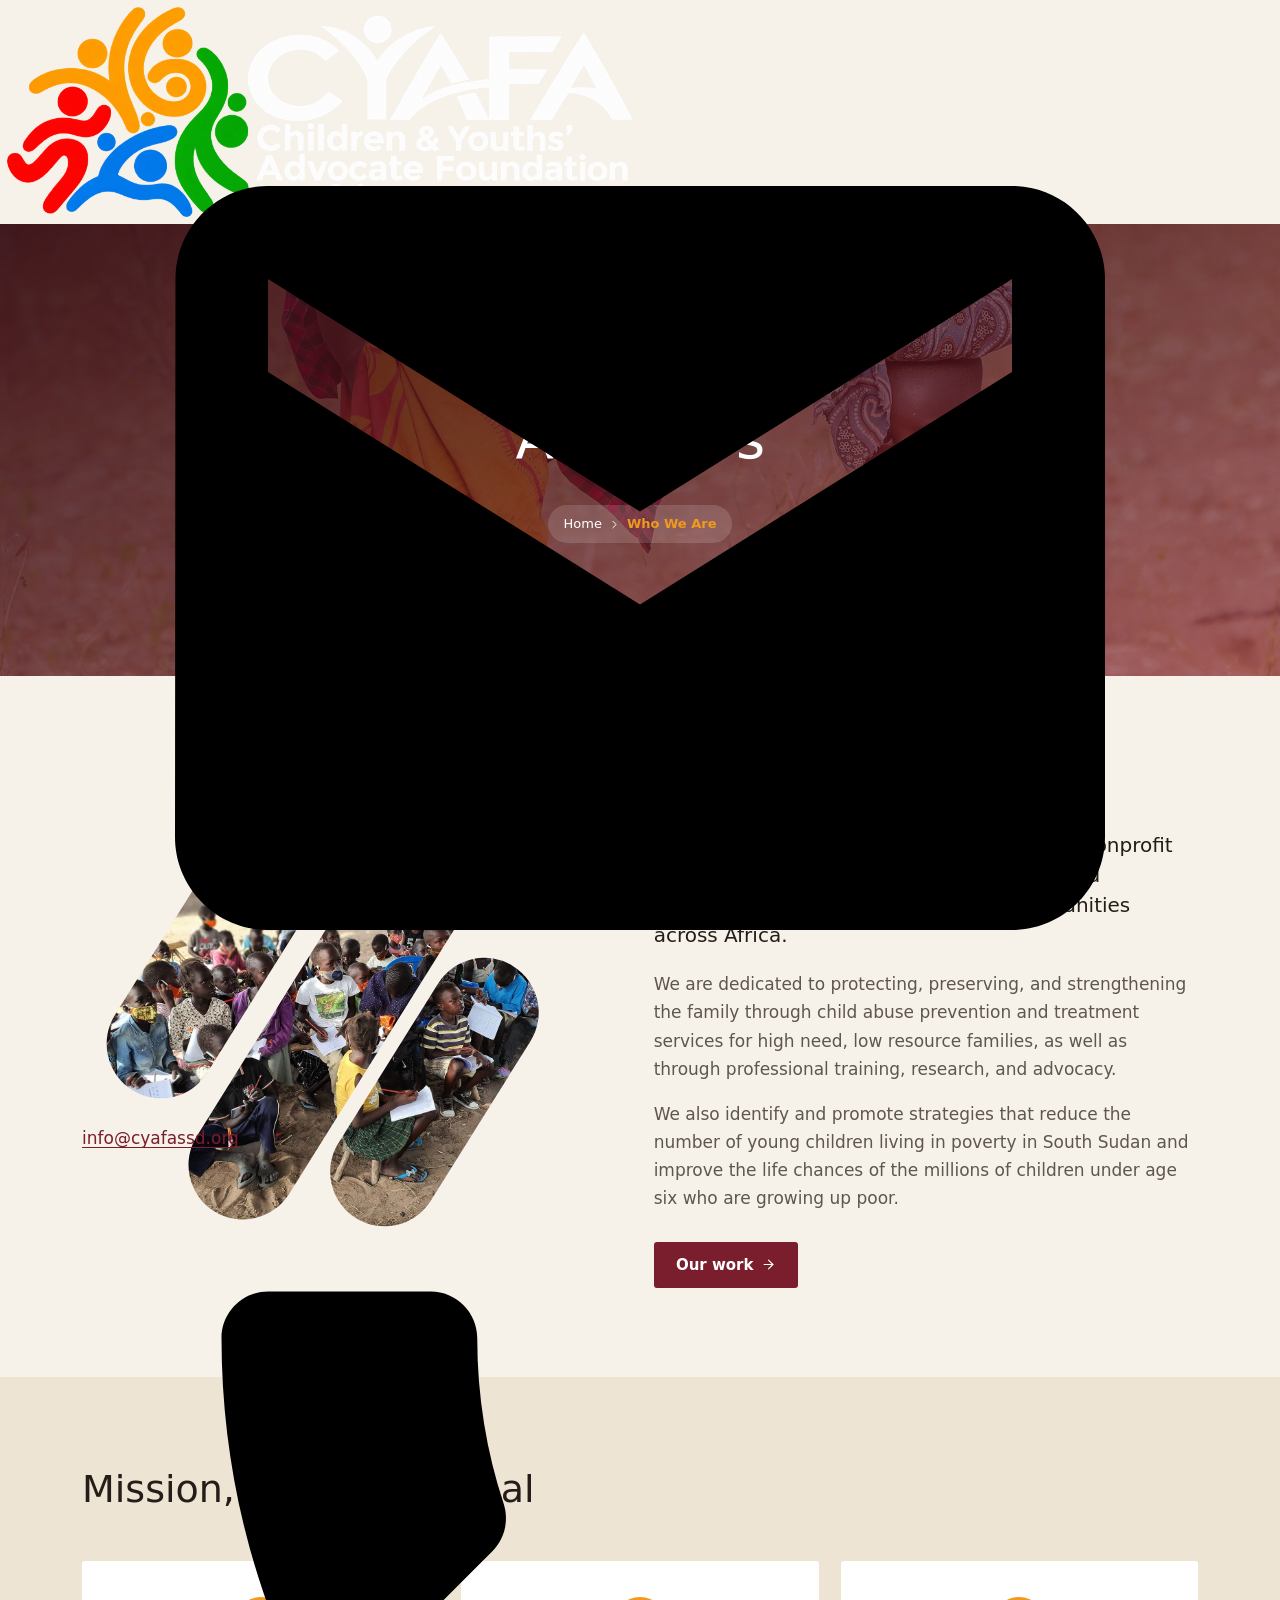
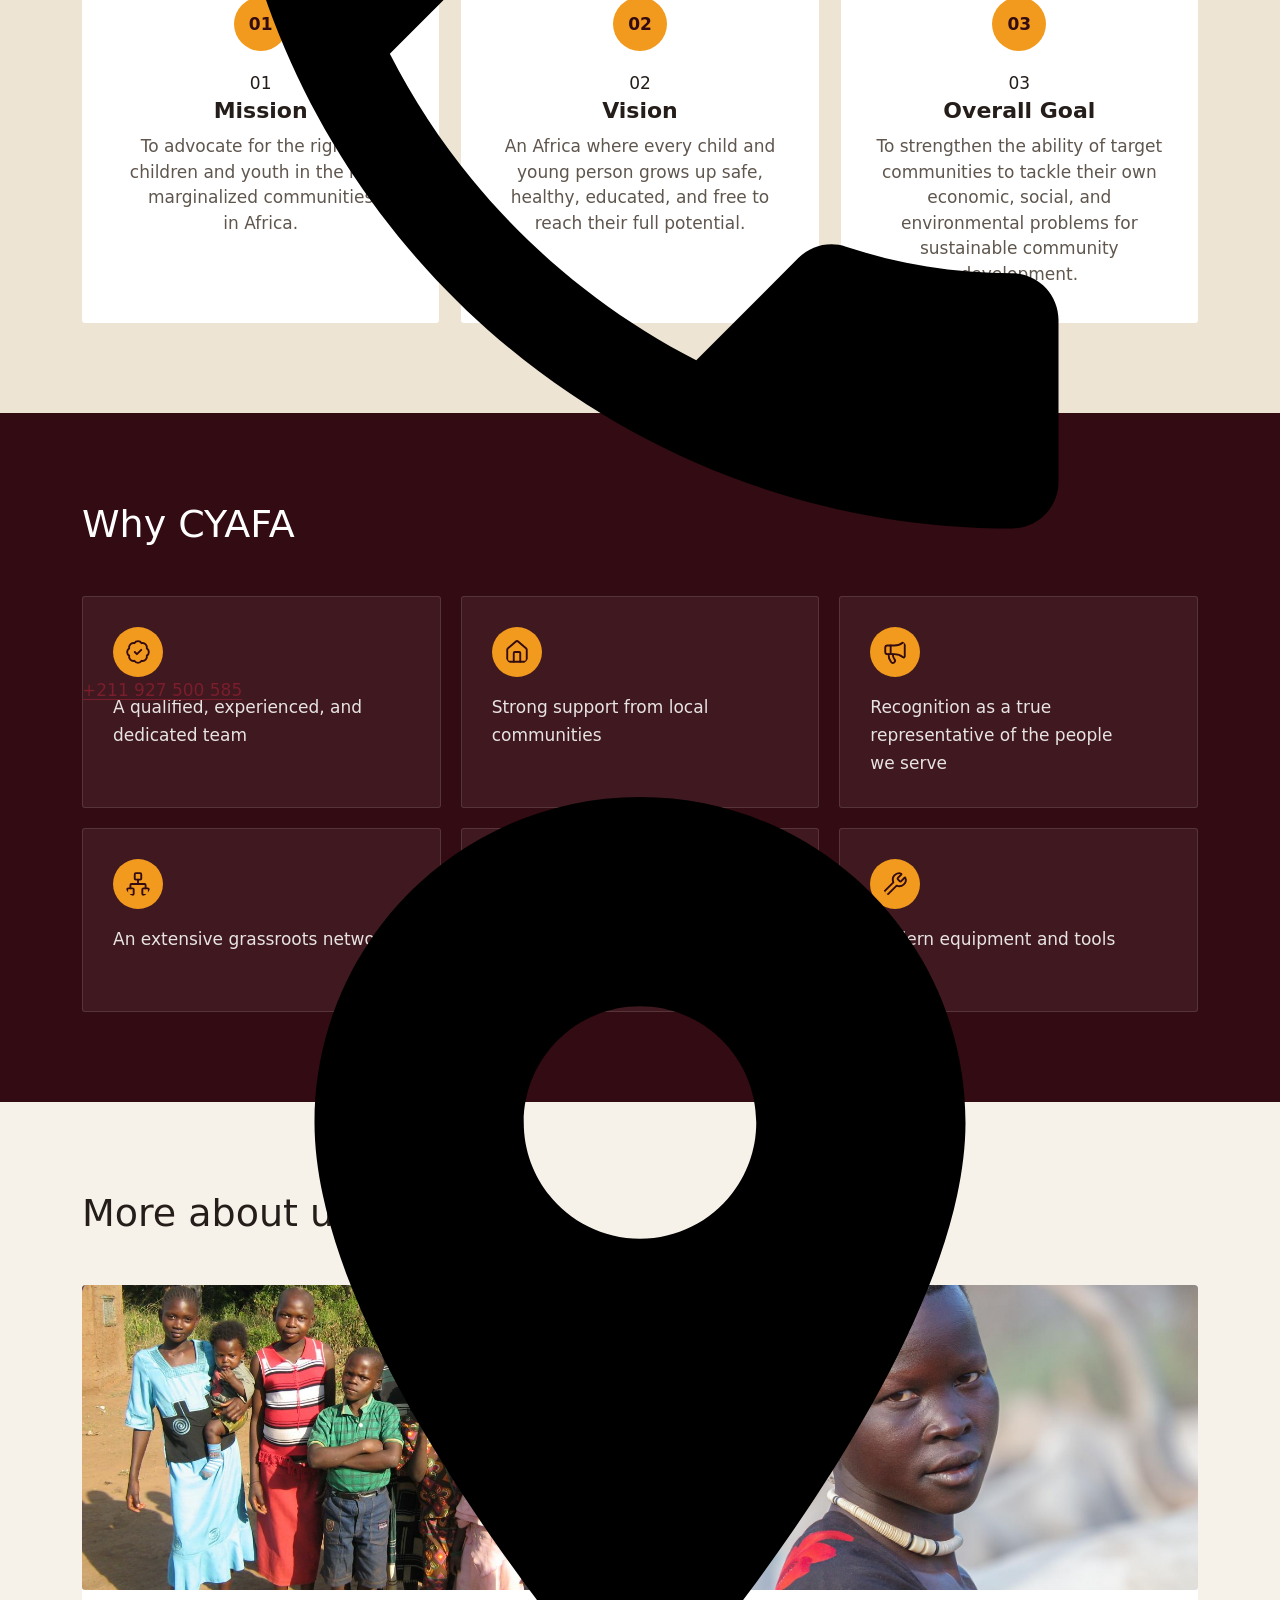
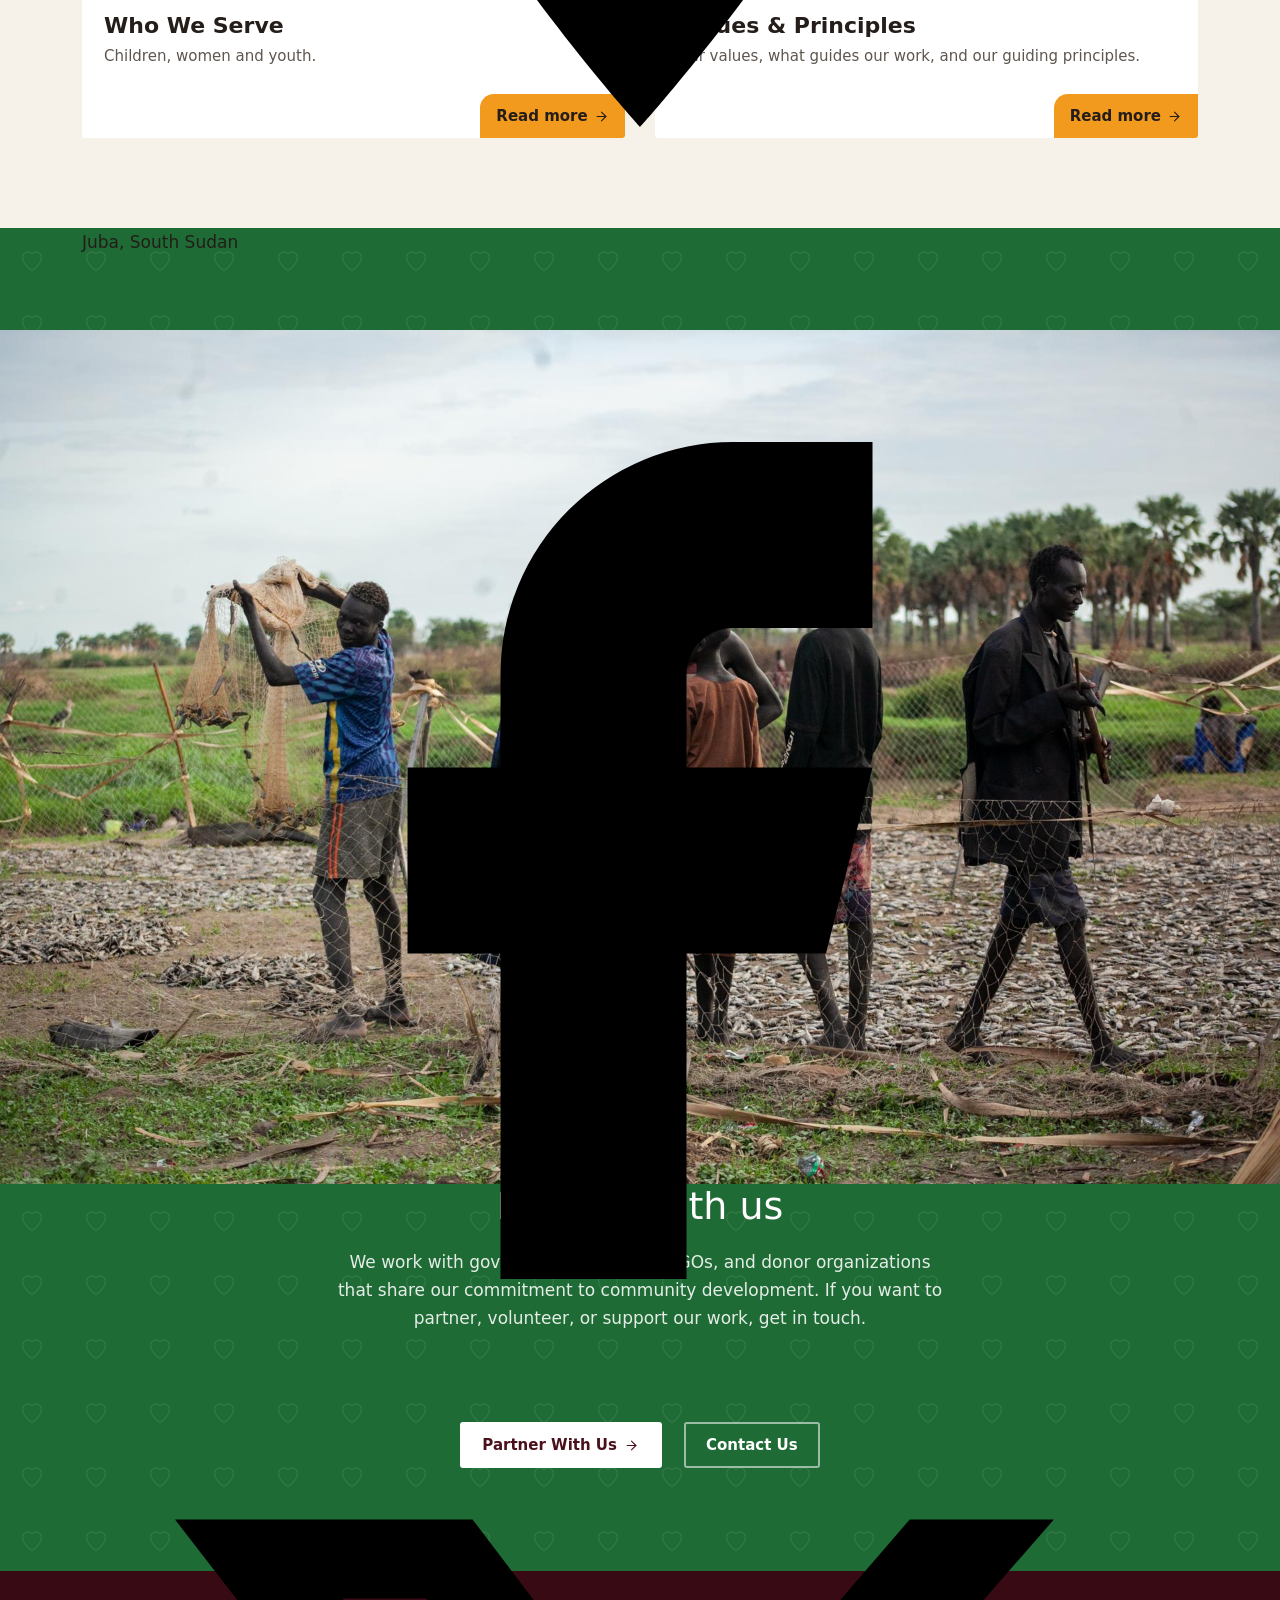
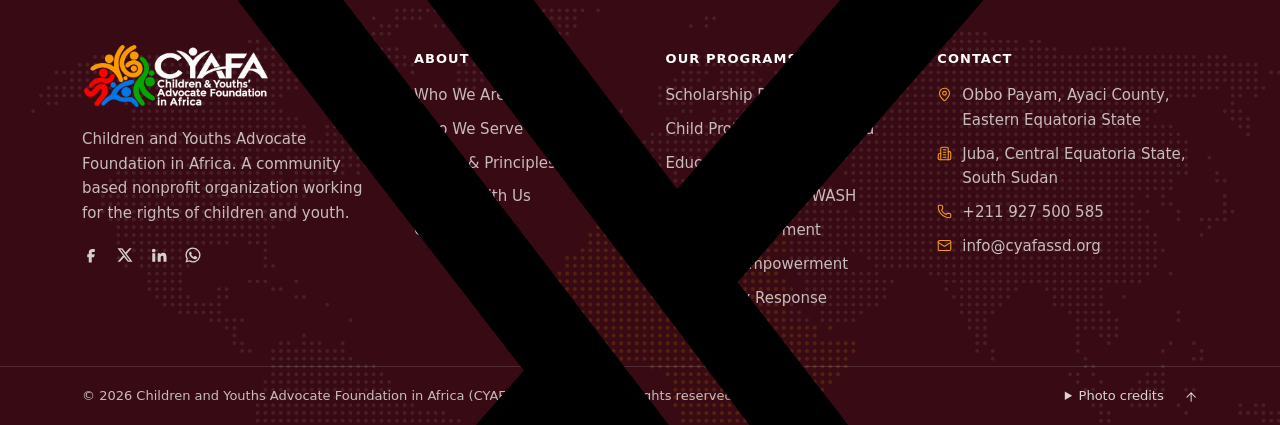
<file: about.html>
<!DOCTYPE html>
<html lang="en">
<head>
  <meta charset="UTF-8">
  <meta name="viewport" content="width=device-width, initial-scale=1.0">
  <title>About Us | CYAFA South Sudan</title>
  <meta name="description" content="Who we are, our mission, vision and goal, and why CYAFA.">
  <meta name="theme-color" content="#5a1421">
  <link rel="icon" href="favicon.ico" sizes="any">
  <link rel="icon" type="image/png" sizes="32x32" href="favicon-32x32.png">
  <link rel="icon" type="image/png" sizes="16x16" href="favicon-16x16.png">
  <link rel="apple-touch-icon" href="apple-touch-icon.png">
  <link rel="manifest" href="site.webmanifest">
  <link rel="preconnect" href="https://fonts.googleapis.com">
  <link rel="preconnect" href="https://fonts.gstatic.com" crossorigin>
  <link href="https://fonts.googleapis.com/css2?family=Fraunces:opsz,wght@9..144,400..800&family=Figtree:wght@400..800&display=swap" rel="stylesheet">
  <link rel="stylesheet" href="styles.css?v=16">
  <script>document.documentElement.classList.add('js');try{if(!sessionStorage.getItem('cyafa-loaded'))document.documentElement.classList.add('preloading')}catch(e){}</script>
</head>
<body>
  <div class="preloader" aria-hidden="true">
    <div class="preloader-inner">
      <img src="images/cyafa-logo.png" alt="" width="640" height="240">
      <span class="preloader-bar"><span></span></span>
    </div>
  </div>

  <!-- HEADER -->
  <header class="site-header" id="top">
    <div class="topbar">
      <div class="container topbar-inner">
        <div class="topbar-info">
          <a href="mailto:info@cyafassd.org"><svg viewBox="0 0 24 24" aria-hidden="true"><path d="M20 4H4c-1.1 0-1.99.9-1.99 2L2 18c0 1.1.9 2 2 2h16c1.1 0 2-.9 2-2V6c0-1.1-.9-2-2-2zm0 4l-8 5-8-5V6l8 5 8-5v2z"/></svg>info@cyafassd.org</a>
          <a href="tel:+211927500585"><svg viewBox="0 0 24 24" aria-hidden="true"><path d="M6.62 10.79c1.44 2.83 3.76 5.14 6.59 6.59l2.2-2.2c.27-.27.67-.36 1.02-.24 1.12.37 2.33.57 3.57.57.55 0 1 .45 1 1V20c0 .55-.45 1-1 1-9.39 0-17-7.61-17-17 0-.55.45-1 1-1h3.5c.55 0 1 .45 1 1 0 1.25.2 2.45.57 3.57.11.35.03.74-.25 1.02l-2.2 2.2z"/></svg>+211 927 500 585</a>
          <span class="hide-sm"><svg viewBox="0 0 24 24" aria-hidden="true"><path d="M12 2C8.13 2 5 5.13 5 9c0 5.25 7 13 7 13s7-7.75 7-13c0-3.87-3.13-7-7-7zm0 9.5c-1.38 0-2.5-1.12-2.5-2.5s1.12-2.5 2.5-2.5 2.5 1.12 2.5 2.5-1.12 2.5-2.5 2.5z"/></svg>Juba, South Sudan</span>
        </div>
        <div class="topbar-social" aria-label="Social media">
          <!-- TODO: replace # with CYAFA's real social media links -->
          <a href="#" aria-label="Facebook"><svg viewBox="0 0 24 24"><path d="M14 8h3V4h-3a5 5 0 0 0-5 5v2H7v4h2v7h4v-7h3l1-4h-4V9a1 1 0 0 1 1-1z"/></svg></a>
          <a href="#" aria-label="X (Twitter)"><svg viewBox="0 0 24 24"><path d="M17.8 3h3.1l-6.8 7.8L22 21h-6.2l-4.9-6.4L5.3 21H2.2l7.3-8.3L2 3h6.4l4.4 5.8L17.8 3zm-1.1 16.2h1.7L7.4 4.7H5.6l11.1 14.5z"/></svg></a>
          <a href="#" aria-label="LinkedIn"><svg viewBox="0 0 24 24"><path d="M4.98 3.5a2.5 2.5 0 1 1 0 5 2.5 2.5 0 0 1 0-5zM3 9.5h4V21H3V9.5zm6.5 0h3.8v1.6h.1c.5-1 1.8-2 3.8-2 4 0 4.8 2.6 4.8 6V21h-4v-5.1c0-1.2 0-2.8-1.7-2.8s-2 1.3-2 2.7V21h-4V9.5z"/></svg></a>
        </div>
      </div>
    </div>
    <div class="mainbar">
      <div class="container mainbar-inner">
        <a href="index.html" class="brand" aria-label="CYAFA South Sudan home">
          <img src="images/cyafa-logo.png" alt="CYAFA South Sudan" class="brand-logo" width="640" height="240">
        </a>
        <nav id="site-nav" class="site-nav" aria-label="Main">
          <a href="index.html" class="nav-link">Home</a>

          <div class="nav-item has-sub">
            <a href="about.html" class="nav-link" aria-current="page">About</a>
            <button class="sub-toggle" aria-expanded="false" aria-controls="mega-about" aria-label="Show About pages"><i data-lucide="chevron-down"></i></button>
            <div class="mega" id="mega-about">
              <div class="container mega-inner mega-about">
                <div class="mega-col">
                  <p class="mega-title">About us</p>
                  <ul class="mega-links">
                <li><a href="about.html" aria-current="page"><span class="sub-ic"><i data-lucide="info"></i></span><span><strong>Who We Are</strong><small>Mission, vision and goal</small></span></a></li>
                <li><a href="serve.html"><span class="sub-ic"><i data-lucide="users"></i></span><span><strong>Who We Serve</strong><small>Children, women and youth</small></span></a></li>
                <li><a href="values.html"><span class="sub-ic"><i data-lucide="heart-handshake"></i></span><span><strong>Values &amp; Principles</strong><small>What guides our work</small></span></a></li>
                  </ul>
                </div>
                <a href="about.html" class="mega-feature">
                  <img src="images/children-kimotong.jpg" alt="" loading="lazy">
                  <span class="mega-feature-text"><small>Our Mission</small>To advocate for the rights of children and youth in the most marginalized communities in Africa.</span>
                </a>
                <div class="mega-col mega-contact">
                  <p class="mega-title">Contact</p>
                  <p><strong>Mr. Odoch Nelson Ochan</strong><br>Executive Director</p>
                  <p><a href="mailto:info@cyafassd.org">info@cyafassd.org</a><br><a href="tel:+211927500585">+211 927 500 585</a></p>
                  <a href="contact.html" class="link-arrow">Contact us <i data-lucide="arrow-right"></i></a>
                </div>
              </div>
            </div>
          </div>

          <div class="nav-item has-sub">
            <a href="work.html" class="nav-link">Our Work</a>
            <button class="sub-toggle" aria-expanded="false" aria-controls="mega-work" aria-label="Show programs"><i data-lucide="chevron-down"></i></button>
            <div class="mega" id="mega-work">
              <div class="container mega-inner mega-work">
                <div class="mega-col">
                  <p class="mega-title">Our programs</p>
                  <ul class="mega-programs">
                <li><a href="scholarship.html"><i data-lucide="award"></i>Scholarship Programme</a></li>
                <li><a href="work.html#education"><i data-lucide="graduation-cap"></i>Education</a></li>
                <li><a href="work.html#health"><i data-lucide="heart-pulse"></i>Health, Nutrition &amp; WASH</a></li>
                <li><a href="work.html#women"><i data-lucide="hand-heart"></i>Women's Empowerment</a></li>
                <li><a href="work.html#youth"><i data-lucide="users"></i>Youth Empowerment</a></li>
                <li><a href="work.html#livelihoods"><i data-lucide="piggy-bank"></i>Livelihoods</a></li>
                <li><a href="work.html#environment"><i data-lucide="leaf"></i>Environment &amp; Agriculture</a></li>
                <li><a href="work.html#legal-aid"><i data-lucide="scale"></i>Child Protection &amp; Legal Aid</a></li>
                <li><a href="work.html#peacebuilding"><i data-lucide="landmark"></i>Peacebuilding &amp; Human Rights</a></li>
                <li><a href="work.html#emergency"><i data-lucide="siren"></i>Emergency Response</a></li>
                <li><a href="work.html#drug-abuse"><i data-lucide="shield-plus"></i>Drug Abuse Prevention</a></li>
                <li><a href="work.html#resource-center"><i data-lucide="library"></i>Resource Center</a></li>
                  </ul>
                </div>
                <a href="work.html" class="mega-feature">
                  <img src="images/education.jpg" alt="" loading="lazy">
                  <span class="mega-feature-text"><small>Our Work</small>See all programs <i data-lucide="arrow-right"></i></span>
                </a>
              </div>
            </div>
          </div>

          <div class="nav-item has-sub">
            <a href="scholarship.html" class="nav-link">Scholarships</a>
            <button class="sub-toggle" aria-expanded="false" aria-controls="mega-scholarship" aria-label="Show Scholarship Programme sections"><i data-lucide="chevron-down"></i></button>
            <div class="mega" id="mega-scholarship">
              <div class="container mega-inner mega-scholar">
                <div class="mega-col">
                  <p class="mega-title">Scholarship Programme</p>
                  <ul class="mega-links mega-links-2">
                <li><a href="scholarship.html#categories"><span class="sub-ic"><i data-lucide="layers"></i></span><span><strong>Scholarship Categories</strong><small>Eight areas of education support</small></span></a></li>
                <li><a href="scholarship.html#eligibility"><span class="sub-ic"><i data-lucide="list-checks"></i></span><span><strong>Who Can Apply</strong><small>Eligibility and requirements</small></span></a></li>
                <li><a href="scholarship.html#how-it-works"><span class="sub-ic"><i data-lucide="route"></i></span><span><strong>How It Works</strong><small>From application to selection</small></span></a></li>
                <li><a href="scholarship.html#apply"><span class="sub-ic"><i data-lucide="message-square"></i></span><span><strong>Apply &amp; Enquiries</strong><small>Get official guidance</small></span></a></li>
                <li><a href="scholarship.html#support"><span class="sub-ic"><i data-lucide="heart-handshake"></i></span><span><strong>Support a Student</strong><small>Sponsors and partners</small></span></a></li>
                <li><a href="scholarship.html#download"><span class="sub-ic"><i data-lucide="file-down"></i></span><span><strong>Scholarship Framework</strong><small>Download the PDF</small></span></a></li>
                  </ul>
                </div>
                <a href="scholarship.html" class="mega-feature">
                  <img src="images/scholarship/reading-800.jpg" alt="" loading="lazy">
                  <span class="mega-feature-text"><small>Scholarship Programme</small>Helping vulnerable children stay in school <i data-lucide="arrow-right"></i></span>
                </a>
              </div>
            </div>
          </div>
          <a href="contact.html" class="nav-link">Contact</a>
          <a href="contact.html#partner" class="btn btn-gold nav-cta">Partner With Us <i data-lucide="arrow-right"></i></a>
        </nav>
        <button class="nav-toggle" aria-expanded="false" aria-controls="site-nav" aria-label="Open menu">
          <span></span><span></span><span></span>
        </button>
      </div>
    </div>
  </header>

  <main>

    <section class="page-hero on-photo">
      <img src="images/children-kimotong.jpg" alt="" style="object-position: center 35%">
      <div class="container">
        <nav class="breadcrumb" aria-label="Breadcrumb"><a href="index.html">Home</a><i data-lucide="chevron-right"></i><span>Who We Are</span></nav>
        <h1>About Us</h1>
      </div>
    </section>

    <section class="section">
      <div class="container about-split">
        <figure class="about-media reveal">
          <img src="images/education-outdoor.jpg" alt="Children attending an outdoor class under a tree" loading="lazy">
        </figure>
        <div class="about-copy reveal">
          <h2>Who we are</h2>
          <p class="lead-text">CYAFA South Sudan is a community based nonprofit organization founded to improve and uphold the rights of children and youth in communities across Africa.</p>
          <p class="muted">We are dedicated to protecting, preserving, and strengthening the family through child abuse prevention and treatment services for high need, low resource families, as well as through professional training, research, and advocacy.</p>
          <p class="muted">We also identify and promote strategies that reduce the number of young children living in poverty in South Sudan and improve the life chances of the millions of children under age six who are growing up poor.</p>
          <div class="hero-actions"><a href="work.html" class="btn btn-primary">Our work <i data-lucide="arrow-right"></i></a></div>
        </div>
      </div>
    </section>

    <section class="section section-tint">
      <div class="container">
        <div class="section-head reveal"><h2>Mission, vision and goal</h2></div>
        <div class="editorial">
          <div class="ed-row reveal">
            <span class="ed-num">01</span>
            <h3><i data-lucide="target"></i>Mission</h3>
            <p>To advocate for the rights of children and youth in the most marginalized communities in Africa.</p>
          </div>
          <div class="ed-row reveal">
            <span class="ed-num">02</span>
            <h3><i data-lucide="eye"></i>Vision</h3>
            <!-- DRAFT: vision statement not yet confirmed by CYAFA. Replace if needed. -->
            <p>An Africa where every child and young person grows up safe, healthy, educated, and free to reach their full potential.</p>
          </div>
          <div class="ed-row reveal">
            <span class="ed-num">03</span>
            <h3><i data-lucide="flag"></i>Overall Goal</h3>
            <p>To strengthen the ability of target communities to tackle their own economic, social, and environmental problems for sustainable community development.</p>
          </div>
        </div>
      </div>
    </section>

    <section class="section section-dark">
      <div class="container">
        <div class="section-head reveal"><h2>Why CYAFA</h2></div>
        <div class="icon-grid">
          <div class="icon-cell reveal"><i data-lucide="badge-check"></i><p>A qualified, experienced, and dedicated team</p></div>
          <div class="icon-cell reveal"><i data-lucide="house"></i><p>Strong support from local communities</p></div>
          <div class="icon-cell reveal"><i data-lucide="megaphone"></i><p>Recognition as a true representative of the people we serve</p></div>
          <div class="icon-cell reveal"><i data-lucide="network"></i><p>An extensive grassroots network</p></div>
          <div class="icon-cell reveal"><i data-lucide="handshake"></i><p>Strong partnerships for innovative initiatives</p></div>
          <div class="icon-cell reveal"><i data-lucide="wrench"></i><p>Modern equipment and tools</p></div>
        </div>
      </div>
    </section>

    <section class="section">
      <div class="container">
        <div class="section-head reveal"><h2>More about us</h2></div>
        <div class="sub-cards">
          <a href="serve.html" class="sub-card reveal">
            <img src="images/children-yambio.jpg" alt="" loading="lazy">
            <div class="sub-card-body"><h3>Who We Serve</h3><p>Children, women and youth.</p><span class="link-arrow">Read more <i data-lucide="arrow-right"></i></span></div>
          </a>
          <a href="values.html" class="sub-card reveal">
            <img src="images/woman-portrait.jpg" alt="" loading="lazy" style="object-position: center 25%">
            <div class="sub-card-body"><h3>Values &amp; Principles</h3><p>Our values, what guides our work, and our guiding principles.</p><span class="link-arrow">Read more <i data-lucide="arrow-right"></i></span></div>
          </a>
        </div>
      </div>
    </section>

    <section class="cta-band">
      <img src="images/livelihoods-fishing.jpg" alt="" loading="lazy" style="object-position: center">
      <div class="container">
        <div class="cta-copy reveal">
          <h2>Partner with us</h2>
          <p>We work with government agencies, NGOs, and donor organizations that share our commitment to community development. If you want to partner, volunteer, or support our work, get in touch.</p>
        </div>
        <div class="hero-actions reveal"><a href="contact.html#partner" class="btn btn-light">Partner With Us <i data-lucide="arrow-right"></i></a><a href="contact.html" class="btn btn-outline">Contact Us</a></div>
      </div>
    </section>

  </main>

  <!-- FOOTER -->
  <footer class="site-footer">
    <div class="container footer-grid">
      <div class="footer-brand">
        <a href="index.html" class="brand">
          <img src="images/cyafa-logo.png" alt="CYAFA South Sudan" class="brand-logo" width="640" height="240">
        </a>
        <p>Children and Youths Advocate Foundation in Africa. A community based nonprofit organization working for the rights of children and youth.</p>
        <div class="footer-social" aria-label="Social media">
          <!-- TODO: replace # with CYAFA's real social media links -->
          <a href="#" aria-label="Facebook"><svg viewBox="0 0 24 24"><path d="M14 8h3V4h-3a5 5 0 0 0-5 5v2H7v4h2v7h4v-7h3l1-4h-4V9a1 1 0 0 1 1-1z"/></svg></a>
          <a href="#" aria-label="X (Twitter)"><svg viewBox="0 0 24 24"><path d="M17.8 3h3.1l-6.8 7.8L22 21h-6.2l-4.9-6.4L5.3 21H2.2l7.3-8.3L2 3h6.4l4.4 5.8L17.8 3zm-1.1 16.2h1.7L7.4 4.7H5.6l11.1 14.5z"/></svg></a>
          <a href="#" aria-label="LinkedIn"><svg viewBox="0 0 24 24"><path d="M4.98 3.5a2.5 2.5 0 1 1 0 5 2.5 2.5 0 0 1 0-5zM3 9.5h4V21H3V9.5zm6.5 0h3.8v1.6h.1c.5-1 1.8-2 3.8-2 4 0 4.8 2.6 4.8 6V21h-4v-5.1c0-1.2 0-2.8-1.7-2.8s-2 1.3-2 2.7V21h-4V9.5z"/></svg></a>
          <a href="https://wa.me/211927500585" aria-label="WhatsApp"><svg viewBox="0 0 24 24"><path d="M12 2a10 10 0 0 0-8.6 15.1L2 22l5-1.3A10 10 0 1 0 12 2zm0 18.2a8.2 8.2 0 0 1-4.2-1.1l-.3-.2-3 .8.8-2.9-.2-.3A8.2 8.2 0 1 1 12 20.2zm4.5-6.1c-.2-.1-1.5-.7-1.7-.8-.2-.1-.4-.1-.6.1l-.8 1c-.1.2-.3.2-.5.1a6.7 6.7 0 0 1-3.3-2.9c-.3-.4.2-.4.7-1.4.1-.2 0-.3 0-.4l-.8-1.8c-.2-.5-.4-.4-.6-.4h-.5a1 1 0 0 0-.7.3 3 3 0 0 0-.9 2.2 5.2 5.2 0 0 0 1.1 2.8 11.9 11.9 0 0 0 4.6 4c1.7.7 2.4.8 3.2.7.5-.1 1.5-.6 1.8-1.2.2-.6.2-1.1.1-1.2l-.4-.3z"/></svg></a>
        </div>
      </div>
      <div class="footer-col">
        <h3>About</h3>
        <ul>
          <li><a href="about.html">Who We Are</a></li>
          <li><a href="serve.html">Who We Serve</a></li>
          <li><a href="values.html">Values &amp; Principles</a></li>
          <li><a href="contact.html#partner">Partner With Us</a></li>
          <li><a href="contact.html">Contact</a></li>
        </ul>
      </div>
      <div class="footer-col">
        <h3>Our Programs</h3>
        <ul>
          <li><a href="scholarship.html">Scholarship Programme</a></li>
          <li><a href="work.html#legal-aid">Child Protection &amp; Legal Aid</a></li>
          <li><a href="work.html#education">Education</a></li>
          <li><a href="work.html#health">Health, Nutrition &amp; WASH</a></li>
          <li><a href="work.html#youth">Youth Empowerment</a></li>
          <li><a href="work.html#women">Women's Empowerment</a></li>
          <li><a href="work.html#emergency">Emergency Response</a></li>
        </ul>
      </div>
      <div class="footer-col">
        <h3>Contact</h3>
        <ul class="footer-contact">
          <li><i data-lucide="map-pin"></i><span>Obbo Payam, Ayaci County, Eastern Equatoria State</span></li>
          <li><i data-lucide="building-2"></i><span>Juba, Central Equatoria State, South Sudan</span></li>
          <li><i data-lucide="phone"></i><a href="tel:+211927500585">+211 927 500 585</a></li>
          <li><i data-lucide="mail"></i><a href="mailto:info@cyafassd.org">info@cyafassd.org</a></li>
        </ul>
      </div>
    </div>
    <div class="footer-bottom">
      <div class="container footer-bottom-inner">
        <p>&copy; <span id="year">2026</span> Children and Youths Advocate Foundation in Africa (CYAFA) South Sudan. All rights reserved.</p>
        <details class="credits">
          <summary>Photo credits</summary>
          <ul>
            <li>Schoolchildren: Karl Grobl / Education Development Center, <a href="https://commons.wikimedia.org/wiki/File:USAID-funded_Southern_Sudan_Interactive_Radio_Instruction_project.jpg">public domain</a></li>
            <li>Kimotong: Diego Delso, CC BY-SA 4.0 (<a href="https://commons.wikimedia.org/wiki/File:Tribu_Laarim,_Kimotong,_Sud%C3%A1n_del_Sur,_2024-01-23,_DD_15.jpg">children</a>, <a href="https://commons.wikimedia.org/wiki/File:Tribu_Laarim,_Kimotong,_Sud%C3%A1n_del_Sur,_2024-01-25,_DD_19.jpg">goat herding</a>)</li>
            <li>Mundari woman, Terekeka: Diego Delso, <a href="https://commons.wikimedia.org/wiki/File:Campamento_de_ganado_de_la_tribu_Mundari,_Terekeka,_Sud%C3%A1n_del_Sur,_2024-01-28,_DD_157.jpg">CC BY-SA 4.0</a></li>
            <li>Lomoraronald, CC BY-SA 4.0 (<a href="https://commons.wikimedia.org/wiki/File:Refugee_children_studying_under_a_tree.jpg">learning under a tree</a>, <a href="https://commons.wikimedia.org/wiki/File:South_Sudanese_refugee_children_stuying_under_the_tree.jpg">outdoor class</a>, <a href="https://commons.wikimedia.org/wiki/File:Youths_preparing_the_fishing_nets_ready_to_be_used_in_South_Sudan.png">fishing nets</a>)</li>
            <li>Children in Yambio: Masiya, <a href="https://commons.wikimedia.org/wiki/File:Children_in_Yambio,_Western_Equatoria,_South_Sudan_(28_05_2009).jpg">CC BY-SA 3.0</a></li>
            <li>Safe water: Oxfam East Africa, <a href="https://commons.wikimedia.org/wiki/File:A_volunteer_in_the_Awerial_settlement_is_shown_how_to_make_a_chlorinated_solution_which_can_be_added_to_water_from_the_River_Nile_to_make_it_safe._(11978691436).jpg">CC BY 2.0</a></li>
            <li>Tailoring: Oliversamson1, <a href="https://commons.wikimedia.org/wiki/File:A_Young_South_Sudanese_Woman_Tailoring_%E2%80%94_Traditional_Craft_and_Livelihood,_South_Sudan_2026.jpg">CC0</a></li>
            <li>Secondary students, Juba: B. Desrus, <a href="https://commons.wikimedia.org/wiki/File:Secondary_school_Sudanese_students_during_a_break_at_Supiri_Secondary_School_in_Juba,_South_Sudan._The_school_is_mix_boys_and_girls.jpg">CC BY-SA 3.0 IGO</a></li>
            <li>Boys reading, Zambia: USAID in Africa, <a href="https://commons.wikimedia.org/wiki/File:Zambian_Boys_Reading_and_Laughing_(15349199369).jpg">public domain</a></li>
          </ul>
        </details>
        <a href="#top" class="back-top" aria-label="Back to top"><i data-lucide="arrow-up"></i></a>
      </div>
    </div>
  </footer>

  <script src="js/lucide.min.js"></script>
  <script src="script.js"></script>
</body>
</html>
</file>
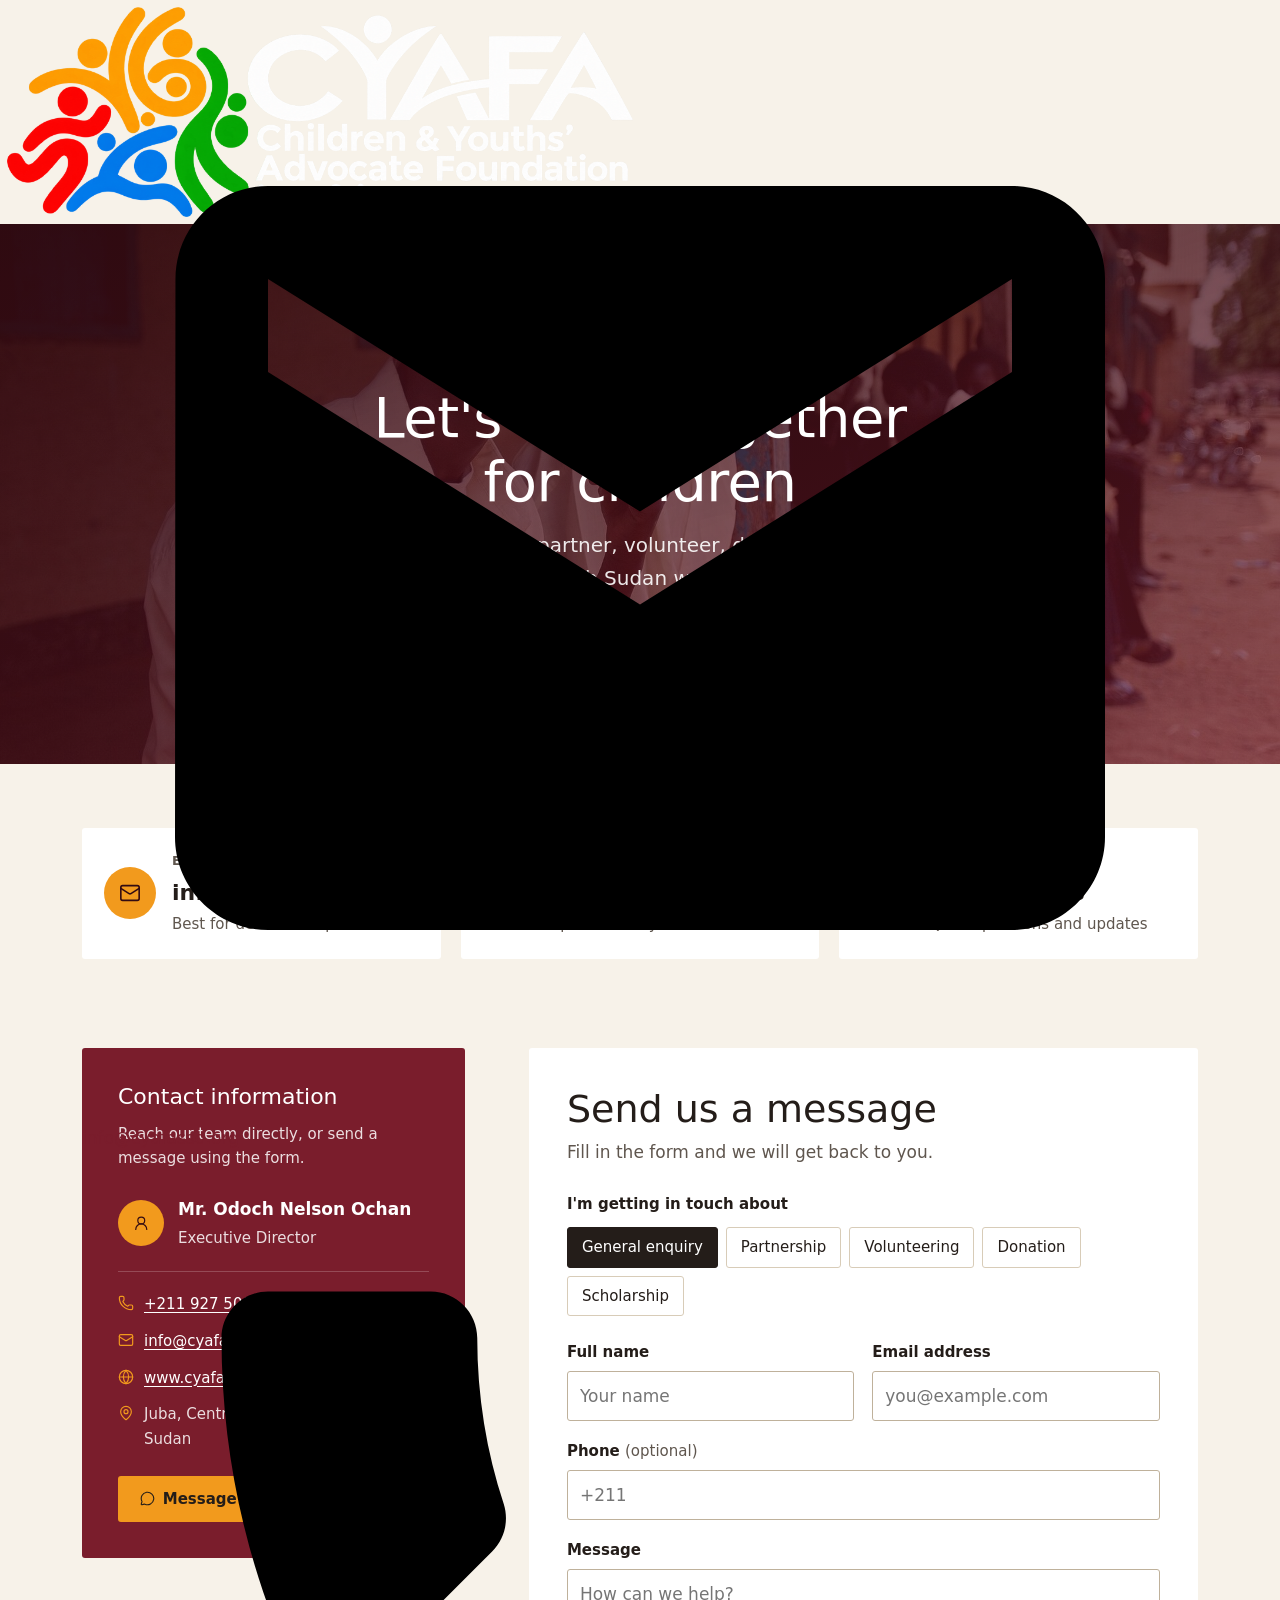
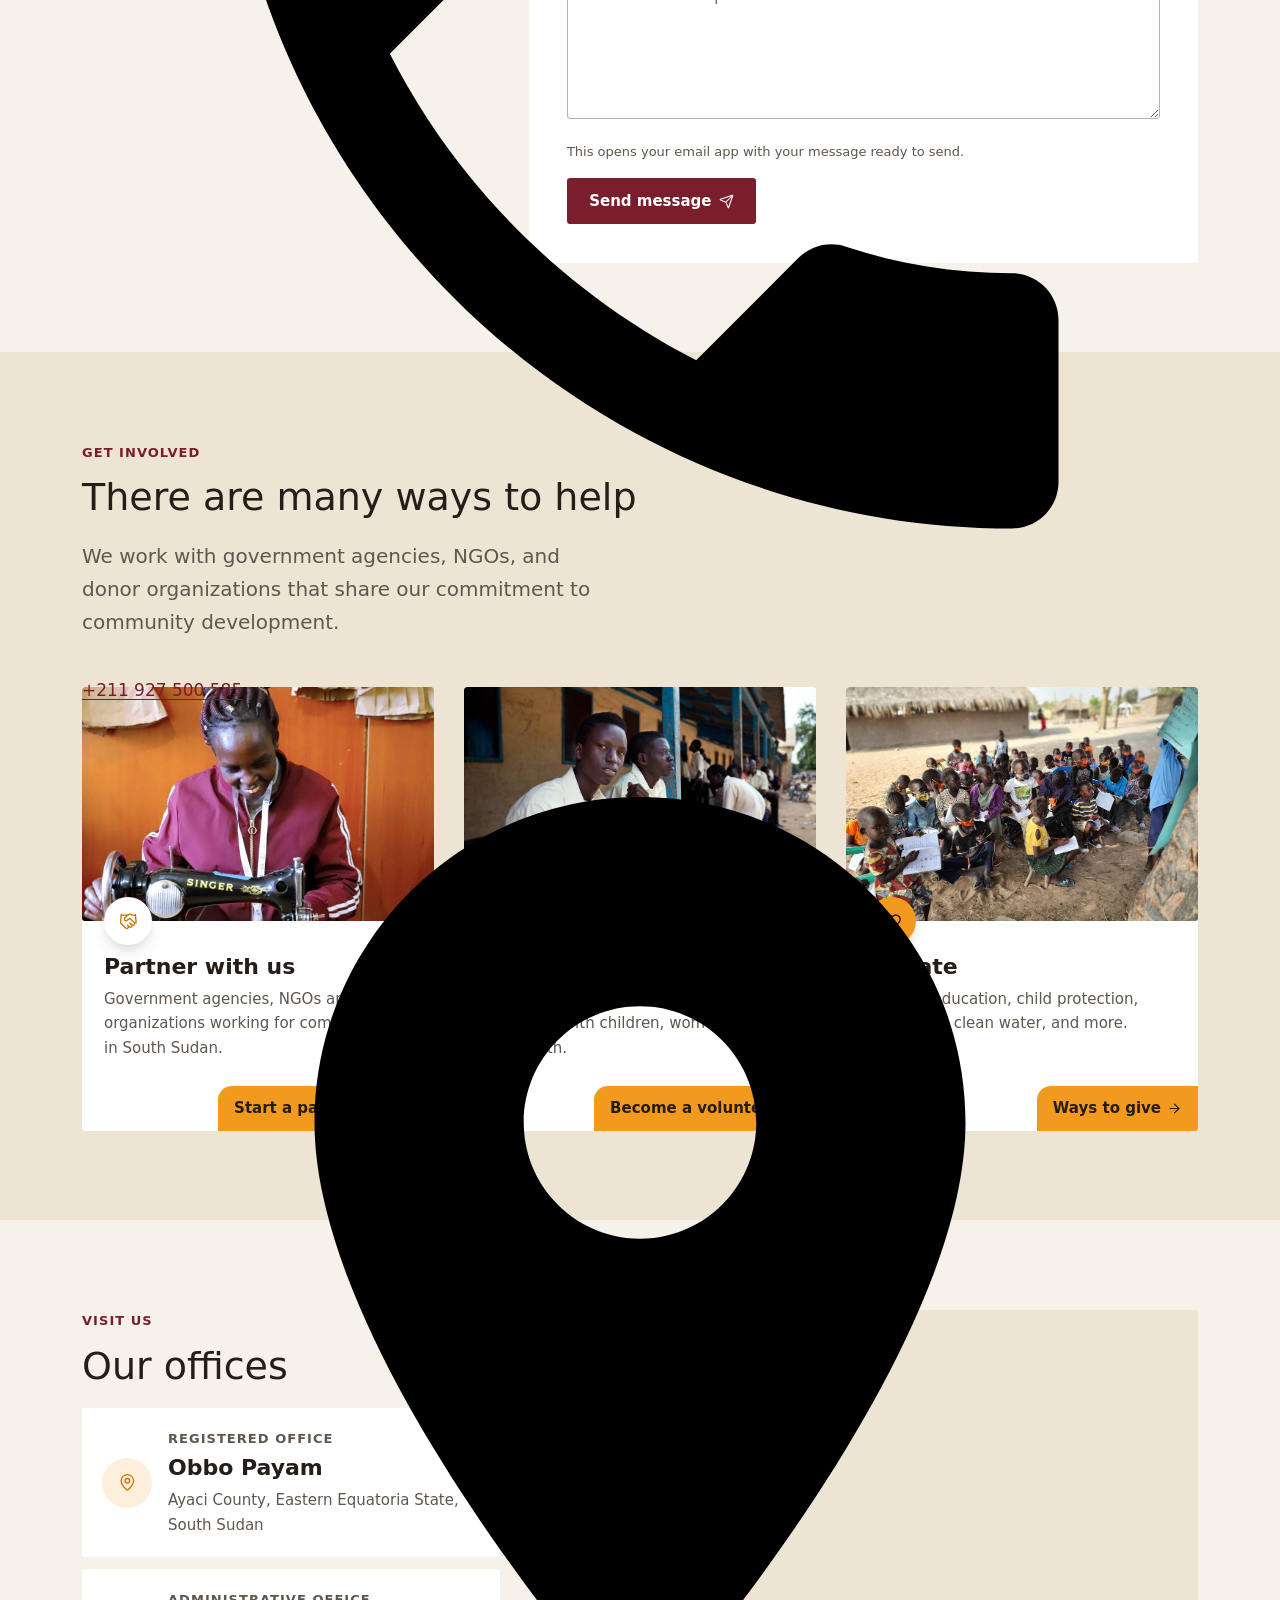
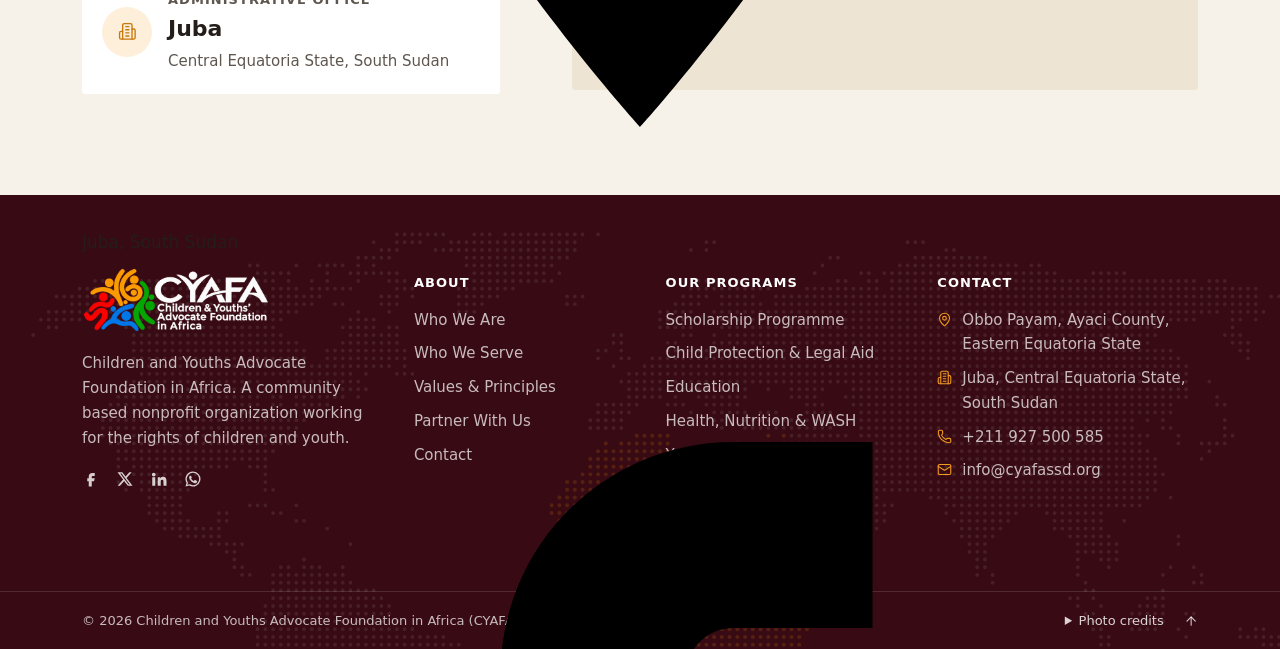
<file: contact.html>
<!DOCTYPE html>
<html lang="en">
<head>
  <meta charset="UTF-8">
  <meta name="viewport" content="width=device-width, initial-scale=1.0">
  <title>Contact Us | CYAFA South Sudan</title>
  <meta name="description" content="Contact CYAFA South Sudan to partner, volunteer, or support our work.">
  <meta name="theme-color" content="#5a1421">
  <link rel="icon" href="favicon.ico" sizes="any">
  <link rel="icon" type="image/png" sizes="32x32" href="favicon-32x32.png">
  <link rel="icon" type="image/png" sizes="16x16" href="favicon-16x16.png">
  <link rel="apple-touch-icon" href="apple-touch-icon.png">
  <link rel="manifest" href="site.webmanifest">
  <link rel="preconnect" href="https://fonts.googleapis.com">
  <link rel="preconnect" href="https://fonts.gstatic.com" crossorigin>
  <link href="https://fonts.googleapis.com/css2?family=Fraunces:opsz,wght@9..144,400..800&family=Figtree:wght@400..800&display=swap" rel="stylesheet">
  <link rel="stylesheet" href="styles.css?v=16">
  <script>document.documentElement.classList.add('js');try{if(!sessionStorage.getItem('cyafa-loaded'))document.documentElement.classList.add('preloading')}catch(e){}</script>
</head>
<body>
  <div class="preloader" aria-hidden="true">
    <div class="preloader-inner">
      <img src="images/cyafa-logo.png" alt="" width="640" height="240">
      <span class="preloader-bar"><span></span></span>
    </div>
  </div>

  <!-- HEADER -->
  <header class="site-header" id="top">
    <div class="topbar">
      <div class="container topbar-inner">
        <div class="topbar-info">
          <a href="mailto:info@cyafassd.org"><svg viewBox="0 0 24 24" aria-hidden="true"><path d="M20 4H4c-1.1 0-1.99.9-1.99 2L2 18c0 1.1.9 2 2 2h16c1.1 0 2-.9 2-2V6c0-1.1-.9-2-2-2zm0 4l-8 5-8-5V6l8 5 8-5v2z"/></svg>info@cyafassd.org</a>
          <a href="tel:+211927500585"><svg viewBox="0 0 24 24" aria-hidden="true"><path d="M6.62 10.79c1.44 2.83 3.76 5.14 6.59 6.59l2.2-2.2c.27-.27.67-.36 1.02-.24 1.12.37 2.33.57 3.57.57.55 0 1 .45 1 1V20c0 .55-.45 1-1 1-9.39 0-17-7.61-17-17 0-.55.45-1 1-1h3.5c.55 0 1 .45 1 1 0 1.25.2 2.45.57 3.57.11.35.03.74-.25 1.02l-2.2 2.2z"/></svg>+211 927 500 585</a>
          <span class="hide-sm"><svg viewBox="0 0 24 24" aria-hidden="true"><path d="M12 2C8.13 2 5 5.13 5 9c0 5.25 7 13 7 13s7-7.75 7-13c0-3.87-3.13-7-7-7zm0 9.5c-1.38 0-2.5-1.12-2.5-2.5s1.12-2.5 2.5-2.5 2.5 1.12 2.5 2.5-1.12 2.5-2.5 2.5z"/></svg>Juba, South Sudan</span>
        </div>
        <div class="topbar-social" aria-label="Social media">
          <!-- TODO: replace # with CYAFA's real social media links -->
          <a href="#" aria-label="Facebook"><svg viewBox="0 0 24 24"><path d="M14 8h3V4h-3a5 5 0 0 0-5 5v2H7v4h2v7h4v-7h3l1-4h-4V9a1 1 0 0 1 1-1z"/></svg></a>
          <a href="#" aria-label="X (Twitter)"><svg viewBox="0 0 24 24"><path d="M17.8 3h3.1l-6.8 7.8L22 21h-6.2l-4.9-6.4L5.3 21H2.2l7.3-8.3L2 3h6.4l4.4 5.8L17.8 3zm-1.1 16.2h1.7L7.4 4.7H5.6l11.1 14.5z"/></svg></a>
          <a href="#" aria-label="LinkedIn"><svg viewBox="0 0 24 24"><path d="M4.98 3.5a2.5 2.5 0 1 1 0 5 2.5 2.5 0 0 1 0-5zM3 9.5h4V21H3V9.5zm6.5 0h3.8v1.6h.1c.5-1 1.8-2 3.8-2 4 0 4.8 2.6 4.8 6V21h-4v-5.1c0-1.2 0-2.8-1.7-2.8s-2 1.3-2 2.7V21h-4V9.5z"/></svg></a>
        </div>
      </div>
    </div>
    <div class="mainbar">
      <div class="container mainbar-inner">
        <a href="index.html" class="brand" aria-label="CYAFA South Sudan home">
          <img src="images/cyafa-logo.png" alt="CYAFA South Sudan" class="brand-logo" width="640" height="240">
        </a>
        <nav id="site-nav" class="site-nav" aria-label="Main">
          <a href="index.html" class="nav-link">Home</a>

          <div class="nav-item has-sub">
            <a href="about.html" class="nav-link">About</a>
            <button class="sub-toggle" aria-expanded="false" aria-controls="mega-about" aria-label="Show About pages"><i data-lucide="chevron-down"></i></button>
            <div class="mega" id="mega-about">
              <div class="container mega-inner mega-about">
                <div class="mega-col">
                  <p class="mega-title">About us</p>
                  <ul class="mega-links">
                <li><a href="about.html"><span class="sub-ic"><i data-lucide="info"></i></span><span><strong>Who We Are</strong><small>Mission, vision and goal</small></span></a></li>
                <li><a href="serve.html"><span class="sub-ic"><i data-lucide="users"></i></span><span><strong>Who We Serve</strong><small>Children, women and youth</small></span></a></li>
                <li><a href="values.html"><span class="sub-ic"><i data-lucide="heart-handshake"></i></span><span><strong>Values &amp; Principles</strong><small>What guides our work</small></span></a></li>
                  </ul>
                </div>
                <a href="about.html" class="mega-feature">
                  <img src="images/children-kimotong.jpg" alt="" loading="lazy">
                  <span class="mega-feature-text"><small>Our Mission</small>To advocate for the rights of children and youth in the most marginalized communities in Africa.</span>
                </a>
                <div class="mega-col mega-contact">
                  <p class="mega-title">Contact</p>
                  <p><strong>Mr. Odoch Nelson Ochan</strong><br>Executive Director</p>
                  <p><a href="mailto:info@cyafassd.org">info@cyafassd.org</a><br><a href="tel:+211927500585">+211 927 500 585</a></p>
                  <a href="contact.html" class="link-arrow">Contact us <i data-lucide="arrow-right"></i></a>
                </div>
              </div>
            </div>
          </div>

          <div class="nav-item has-sub">
            <a href="work.html" class="nav-link">Our Work</a>
            <button class="sub-toggle" aria-expanded="false" aria-controls="mega-work" aria-label="Show programs"><i data-lucide="chevron-down"></i></button>
            <div class="mega" id="mega-work">
              <div class="container mega-inner mega-work">
                <div class="mega-col">
                  <p class="mega-title">Our programs</p>
                  <ul class="mega-programs">
                <li><a href="scholarship.html"><i data-lucide="award"></i>Scholarship Programme</a></li>
                <li><a href="work.html#education"><i data-lucide="graduation-cap"></i>Education</a></li>
                <li><a href="work.html#health"><i data-lucide="heart-pulse"></i>Health, Nutrition &amp; WASH</a></li>
                <li><a href="work.html#women"><i data-lucide="hand-heart"></i>Women's Empowerment</a></li>
                <li><a href="work.html#youth"><i data-lucide="users"></i>Youth Empowerment</a></li>
                <li><a href="work.html#livelihoods"><i data-lucide="piggy-bank"></i>Livelihoods</a></li>
                <li><a href="work.html#environment"><i data-lucide="leaf"></i>Environment &amp; Agriculture</a></li>
                <li><a href="work.html#legal-aid"><i data-lucide="scale"></i>Child Protection &amp; Legal Aid</a></li>
                <li><a href="work.html#peacebuilding"><i data-lucide="landmark"></i>Peacebuilding &amp; Human Rights</a></li>
                <li><a href="work.html#emergency"><i data-lucide="siren"></i>Emergency Response</a></li>
                <li><a href="work.html#drug-abuse"><i data-lucide="shield-plus"></i>Drug Abuse Prevention</a></li>
                <li><a href="work.html#resource-center"><i data-lucide="library"></i>Resource Center</a></li>
                  </ul>
                </div>
                <a href="work.html" class="mega-feature">
                  <img src="images/education.jpg" alt="" loading="lazy">
                  <span class="mega-feature-text"><small>Our Work</small>See all programs <i data-lucide="arrow-right"></i></span>
                </a>
              </div>
            </div>
          </div>

          <div class="nav-item has-sub">
            <a href="scholarship.html" class="nav-link">Scholarships</a>
            <button class="sub-toggle" aria-expanded="false" aria-controls="mega-scholarship" aria-label="Show Scholarship Programme sections"><i data-lucide="chevron-down"></i></button>
            <div class="mega" id="mega-scholarship">
              <div class="container mega-inner mega-scholar">
                <div class="mega-col">
                  <p class="mega-title">Scholarship Programme</p>
                  <ul class="mega-links mega-links-2">
                <li><a href="scholarship.html#categories"><span class="sub-ic"><i data-lucide="layers"></i></span><span><strong>Scholarship Categories</strong><small>Eight areas of education support</small></span></a></li>
                <li><a href="scholarship.html#eligibility"><span class="sub-ic"><i data-lucide="list-checks"></i></span><span><strong>Who Can Apply</strong><small>Eligibility and requirements</small></span></a></li>
                <li><a href="scholarship.html#how-it-works"><span class="sub-ic"><i data-lucide="route"></i></span><span><strong>How It Works</strong><small>From application to selection</small></span></a></li>
                <li><a href="scholarship.html#apply"><span class="sub-ic"><i data-lucide="message-square"></i></span><span><strong>Apply &amp; Enquiries</strong><small>Get official guidance</small></span></a></li>
                <li><a href="scholarship.html#support"><span class="sub-ic"><i data-lucide="heart-handshake"></i></span><span><strong>Support a Student</strong><small>Sponsors and partners</small></span></a></li>
                <li><a href="scholarship.html#download"><span class="sub-ic"><i data-lucide="file-down"></i></span><span><strong>Scholarship Framework</strong><small>Download the PDF</small></span></a></li>
                  </ul>
                </div>
                <a href="scholarship.html" class="mega-feature">
                  <img src="images/scholarship/reading-800.jpg" alt="" loading="lazy">
                  <span class="mega-feature-text"><small>Scholarship Programme</small>Helping vulnerable children stay in school <i data-lucide="arrow-right"></i></span>
                </a>
              </div>
            </div>
          </div>
          <a href="contact.html" class="nav-link" aria-current="page">Contact</a>
          <a href="contact.html#partner" class="btn btn-gold nav-cta">Partner With Us <i data-lucide="arrow-right"></i></a>
        </nav>
        <button class="nav-toggle" aria-expanded="false" aria-controls="site-nav" aria-label="Open menu">
          <span></span><span></span><span></span>
        </button>
      </div>
    </div>
  </header>

  <main>

    <section class="page-hero ct-hero on-photo">
      <img src="images/youth-students.jpg" alt="" style="object-position: center">
      <div class="container">
        <nav class="breadcrumb" aria-label="Breadcrumb"><a href="index.html">Home</a><i data-lucide="chevron-right"></i><span>Contact</span></nav>
        <h1>Let's work together for children</h1>
        <p>Whether you want to partner, volunteer, donate or simply ask a question, our team in South Sudan would love to hear from you.</p>
      </div>
    </section>

    <section class="ct-quick">
      <div class="container">
        <div class="ct-quick-grid">
          <a href="mailto:info@cyafassd.org" class="ct-quick-card reveal">
            <span class="ct-quick-ic"><i data-lucide="mail"></i></span>
            <span class="ct-quick-label">Email us</span>
            <strong>info@cyafassd.org</strong>
            <small>Best for detailed enquiries</small>
          </a>
          <a href="tel:+211927500585" class="ct-quick-card reveal">
            <span class="ct-quick-ic"><i data-lucide="phone"></i></span>
            <span class="ct-quick-label">Call us</span>
            <strong>+211 927 500 585</strong>
            <small>Speak directly with our team</small>
          </a>
          <a href="https://wa.me/211927500585" class="ct-quick-card reveal">
            <span class="ct-quick-ic"><i data-lucide="message-circle"></i></span>
            <span class="ct-quick-label">WhatsApp</span>
            <strong>Chat with us</strong>
            <small>Quick questions and updates</small>
          </a>
        </div>
      </div>
    </section>

    <section class="section ct-main" id="message">
      <div class="container">
        <div class="ct-panel reveal">
          <aside class="ct-info">
            <h2>Contact information</h2>
            <p>Reach our team directly, or send a message using the form.</p>
            <div class="ct-person">
              <span class="ct-person-ic"><i data-lucide="user-round"></i></span>
              <div><strong>Mr. Odoch Nelson Ochan</strong><span>Executive Director</span></div>
            </div>
            <ul class="ct-lines">
              <li><i data-lucide="phone"></i><a href="tel:+211927500585">+211 927 500 585</a></li>
              <li><i data-lucide="mail"></i><a href="mailto:info@cyafassd.org">info@cyafassd.org</a></li>
              <li><i data-lucide="globe"></i><a href="https://www.cyafassd.org">www.cyafassd.org</a></li>
              <li><i data-lucide="map-pin"></i><span>Juba, Central Equatoria State, South Sudan</span></li>
            </ul>
            <a href="https://wa.me/211927500585" class="btn btn-gold ct-wa"><i data-lucide="message-circle"></i> Message us on WhatsApp</a>
          </aside>

          <form id="contact-form" class="ct-form" novalidate>
            <h2>Send us a message</h2>
            <p class="muted">Fill in the form and we will get back to you.</p>
            <fieldset class="ct-topics">
              <legend>I'm getting in touch about</legend>
              <div class="ct-topic-list">
                <label><input type="radio" name="topic" value="General enquiry" checked><span><i data-lucide="message-square"></i>General enquiry</span></label>
                <label><input type="radio" name="topic" value="Partnership"><span><i data-lucide="handshake"></i>Partnership</span></label>
                <label><input type="radio" name="topic" value="Volunteering"><span><i data-lucide="hand-helping"></i>Volunteering</span></label>
                <label><input type="radio" name="topic" value="Donation"><span><i data-lucide="heart"></i>Donation</span></label>
                <label><input type="radio" name="topic" value="Scholarship enquiry"><span><i data-lucide="graduation-cap"></i>Scholarship</span></label>
              </div>
            </fieldset>
            <div class="form-grid">
              <div class="field"><label for="name">Full name</label><input id="name" name="name" type="text" autocomplete="name" placeholder="Your name" required></div>
              <div class="field"><label for="email">Email address</label><input id="email" name="email" type="email" autocomplete="email" placeholder="you@example.com" required></div>
              <div class="field full"><label for="phone">Phone <span class="opt">(optional)</span></label><input id="phone" name="phone" type="tel" autocomplete="tel" placeholder="+211"></div>
              <div class="field full"><label for="message-text">Message</label><textarea id="message-text" name="message" placeholder="How can we help?" required></textarea></div>
            </div>
            <div class="form-foot">
              <small><i data-lucide="info"></i>This opens your email app with your message ready to send.</small>
              <button type="submit" class="btn btn-primary">Send message <i data-lucide="send"></i></button>
            </div>
          </form>
        </div>
      </div>
    </section>

    <section class="section section-tint" id="partner">
      <div class="container">
        <div class="section-head ct-center reveal">
          <span class="eyebrow">Get involved</span>
          <h2>There are many ways to help</h2>
          <p>We work with government agencies, NGOs, and donor organizations that share our commitment to community development.</p>
        </div>
        <div class="ct-involve">
          <a href="contact.html?topic=Partnership#message" class="ct-involve-card reveal">
            <div class="ct-involve-img"><img src="images/women-tailoring.jpg" alt="A young woman sewing on a tailoring machine" loading="lazy" style="object-position: center 30%"></div>
            <div class="ct-involve-body">
              <span class="ct-involve-ic"><i data-lucide="handshake"></i></span>
              <h3>Partner with us</h3>
              <p>Government agencies, NGOs and donor organizations working for communities in South Sudan.</p>
              <span class="link-arrow">Start a partnership <i data-lucide="arrow-right"></i></span>
            </div>
          </a>
          <a href="contact.html?topic=Volunteering#message" class="ct-involve-card reveal">
            <div class="ct-involve-img"><img src="images/youth-students.jpg" alt="Secondary school students in Juba" loading="lazy"></div>
            <div class="ct-involve-body">
              <span class="ct-involve-ic"><i data-lucide="hand-helping"></i></span>
              <h3>Volunteer</h3>
              <p>Give your time and skills to our programs with children, women and youth.</p>
              <span class="link-arrow">Become a volunteer <i data-lucide="arrow-right"></i></span>
            </div>
          </a>
          <a href="index.html#donate" class="ct-involve-card ct-involve-donate reveal">
            <div class="ct-involve-img"><img src="images/education-outdoor.jpg" alt="Children attending an outdoor class under a tree" loading="lazy"></div>
            <div class="ct-involve-body">
              <span class="ct-involve-ic"><i data-lucide="heart"></i></span>
              <h3>Donate</h3>
              <p>Support education, child protection, health and clean water, and more.</p>
              <span class="link-arrow">Ways to give <i data-lucide="arrow-right"></i></span>
            </div>
          </a>
        </div>
      </div>
    </section>

    <section class="section">
      <div class="container ct-offices">
        <div class="reveal">
          <span class="eyebrow">Visit us</span>
          <h2>Our offices</h2>
          <div class="ct-office">
            <span class="ct-office-ic"><i data-lucide="map-pin"></i></span>
            <div><small>Registered office</small><strong>Obbo Payam</strong><p>Ayaci County, Eastern Equatoria State, South Sudan</p></div>
          </div>
          <div class="ct-office">
            <span class="ct-office-ic"><i data-lucide="building-2"></i></span>
            <div><small>Administrative office</small><strong>Juba</strong><p>Central Equatoria State, South Sudan</p></div>
          </div>
        </div>
        <div class="map reveal"><iframe title="Map of Juba, South Sudan" src="https://www.google.com/maps?q=Juba,+South+Sudan&amp;z=12&amp;output=embed" loading="lazy" referrerpolicy="no-referrer-when-downgrade"></iframe></div>
      </div>
    </section>
  </main>

  <!-- FOOTER -->
  <footer class="site-footer">
    <div class="container footer-grid">
      <div class="footer-brand">
        <a href="index.html" class="brand">
          <img src="images/cyafa-logo.png" alt="CYAFA South Sudan" class="brand-logo" width="640" height="240">
        </a>
        <p>Children and Youths Advocate Foundation in Africa. A community based nonprofit organization working for the rights of children and youth.</p>
        <div class="footer-social" aria-label="Social media">
          <!-- TODO: replace # with CYAFA's real social media links -->
          <a href="#" aria-label="Facebook"><svg viewBox="0 0 24 24"><path d="M14 8h3V4h-3a5 5 0 0 0-5 5v2H7v4h2v7h4v-7h3l1-4h-4V9a1 1 0 0 1 1-1z"/></svg></a>
          <a href="#" aria-label="X (Twitter)"><svg viewBox="0 0 24 24"><path d="M17.8 3h3.1l-6.8 7.8L22 21h-6.2l-4.9-6.4L5.3 21H2.2l7.3-8.3L2 3h6.4l4.4 5.8L17.8 3zm-1.1 16.2h1.7L7.4 4.7H5.6l11.1 14.5z"/></svg></a>
          <a href="#" aria-label="LinkedIn"><svg viewBox="0 0 24 24"><path d="M4.98 3.5a2.5 2.5 0 1 1 0 5 2.5 2.5 0 0 1 0-5zM3 9.5h4V21H3V9.5zm6.5 0h3.8v1.6h.1c.5-1 1.8-2 3.8-2 4 0 4.8 2.6 4.8 6V21h-4v-5.1c0-1.2 0-2.8-1.7-2.8s-2 1.3-2 2.7V21h-4V9.5z"/></svg></a>
          <a href="https://wa.me/211927500585" aria-label="WhatsApp"><svg viewBox="0 0 24 24"><path d="M12 2a10 10 0 0 0-8.6 15.1L2 22l5-1.3A10 10 0 1 0 12 2zm0 18.2a8.2 8.2 0 0 1-4.2-1.1l-.3-.2-3 .8.8-2.9-.2-.3A8.2 8.2 0 1 1 12 20.2zm4.5-6.1c-.2-.1-1.5-.7-1.7-.8-.2-.1-.4-.1-.6.1l-.8 1c-.1.2-.3.2-.5.1a6.7 6.7 0 0 1-3.3-2.9c-.3-.4.2-.4.7-1.4.1-.2 0-.3 0-.4l-.8-1.8c-.2-.5-.4-.4-.6-.4h-.5a1 1 0 0 0-.7.3 3 3 0 0 0-.9 2.2 5.2 5.2 0 0 0 1.1 2.8 11.9 11.9 0 0 0 4.6 4c1.7.7 2.4.8 3.2.7.5-.1 1.5-.6 1.8-1.2.2-.6.2-1.1.1-1.2l-.4-.3z"/></svg></a>
        </div>
      </div>
      <div class="footer-col">
        <h3>About</h3>
        <ul>
          <li><a href="about.html">Who We Are</a></li>
          <li><a href="serve.html">Who We Serve</a></li>
          <li><a href="values.html">Values &amp; Principles</a></li>
          <li><a href="contact.html#partner">Partner With Us</a></li>
          <li><a href="contact.html">Contact</a></li>
        </ul>
      </div>
      <div class="footer-col">
        <h3>Our Programs</h3>
        <ul>
          <li><a href="scholarship.html">Scholarship Programme</a></li>
          <li><a href="work.html#legal-aid">Child Protection &amp; Legal Aid</a></li>
          <li><a href="work.html#education">Education</a></li>
          <li><a href="work.html#health">Health, Nutrition &amp; WASH</a></li>
          <li><a href="work.html#youth">Youth Empowerment</a></li>
          <li><a href="work.html#women">Women's Empowerment</a></li>
          <li><a href="work.html#emergency">Emergency Response</a></li>
        </ul>
      </div>
      <div class="footer-col">
        <h3>Contact</h3>
        <ul class="footer-contact">
          <li><i data-lucide="map-pin"></i><span>Obbo Payam, Ayaci County, Eastern Equatoria State</span></li>
          <li><i data-lucide="building-2"></i><span>Juba, Central Equatoria State, South Sudan</span></li>
          <li><i data-lucide="phone"></i><a href="tel:+211927500585">+211 927 500 585</a></li>
          <li><i data-lucide="mail"></i><a href="mailto:info@cyafassd.org">info@cyafassd.org</a></li>
        </ul>
      </div>
    </div>
    <div class="footer-bottom">
      <div class="container footer-bottom-inner">
        <p>&copy; <span id="year">2026</span> Children and Youths Advocate Foundation in Africa (CYAFA) South Sudan. All rights reserved.</p>
        <details class="credits">
          <summary>Photo credits</summary>
          <ul>
            <li>Schoolchildren: Karl Grobl / Education Development Center, <a href="https://commons.wikimedia.org/wiki/File:USAID-funded_Southern_Sudan_Interactive_Radio_Instruction_project.jpg">public domain</a></li>
            <li>Kimotong: Diego Delso, CC BY-SA 4.0 (<a href="https://commons.wikimedia.org/wiki/File:Tribu_Laarim,_Kimotong,_Sud%C3%A1n_del_Sur,_2024-01-23,_DD_15.jpg">children</a>, <a href="https://commons.wikimedia.org/wiki/File:Tribu_Laarim,_Kimotong,_Sud%C3%A1n_del_Sur,_2024-01-25,_DD_19.jpg">goat herding</a>)</li>
            <li>Mundari woman, Terekeka: Diego Delso, <a href="https://commons.wikimedia.org/wiki/File:Campamento_de_ganado_de_la_tribu_Mundari,_Terekeka,_Sud%C3%A1n_del_Sur,_2024-01-28,_DD_157.jpg">CC BY-SA 4.0</a></li>
            <li>Lomoraronald, CC BY-SA 4.0 (<a href="https://commons.wikimedia.org/wiki/File:Refugee_children_studying_under_a_tree.jpg">learning under a tree</a>, <a href="https://commons.wikimedia.org/wiki/File:South_Sudanese_refugee_children_stuying_under_the_tree.jpg">outdoor class</a>, <a href="https://commons.wikimedia.org/wiki/File:Youths_preparing_the_fishing_nets_ready_to_be_used_in_South_Sudan.png">fishing nets</a>)</li>
            <li>Children in Yambio: Masiya, <a href="https://commons.wikimedia.org/wiki/File:Children_in_Yambio,_Western_Equatoria,_South_Sudan_(28_05_2009).jpg">CC BY-SA 3.0</a></li>
            <li>Safe water: Oxfam East Africa, <a href="https://commons.wikimedia.org/wiki/File:A_volunteer_in_the_Awerial_settlement_is_shown_how_to_make_a_chlorinated_solution_which_can_be_added_to_water_from_the_River_Nile_to_make_it_safe._(11978691436).jpg">CC BY 2.0</a></li>
            <li>Tailoring: Oliversamson1, <a href="https://commons.wikimedia.org/wiki/File:A_Young_South_Sudanese_Woman_Tailoring_%E2%80%94_Traditional_Craft_and_Livelihood,_South_Sudan_2026.jpg">CC0</a></li>
            <li>Secondary students, Juba: B. Desrus, <a href="https://commons.wikimedia.org/wiki/File:Secondary_school_Sudanese_students_during_a_break_at_Supiri_Secondary_School_in_Juba,_South_Sudan._The_school_is_mix_boys_and_girls.jpg">CC BY-SA 3.0 IGO</a></li>
            <li>Boys reading, Zambia: USAID in Africa, <a href="https://commons.wikimedia.org/wiki/File:Zambian_Boys_Reading_and_Laughing_(15349199369).jpg">public domain</a></li>
          </ul>
        </details>
        <a href="#top" class="back-top" aria-label="Back to top"><i data-lucide="arrow-up"></i></a>
      </div>
    </div>
  </footer>

  <script src="js/lucide.min.js"></script>
  <script src="script.js"></script>
</body>
</html>
</file>
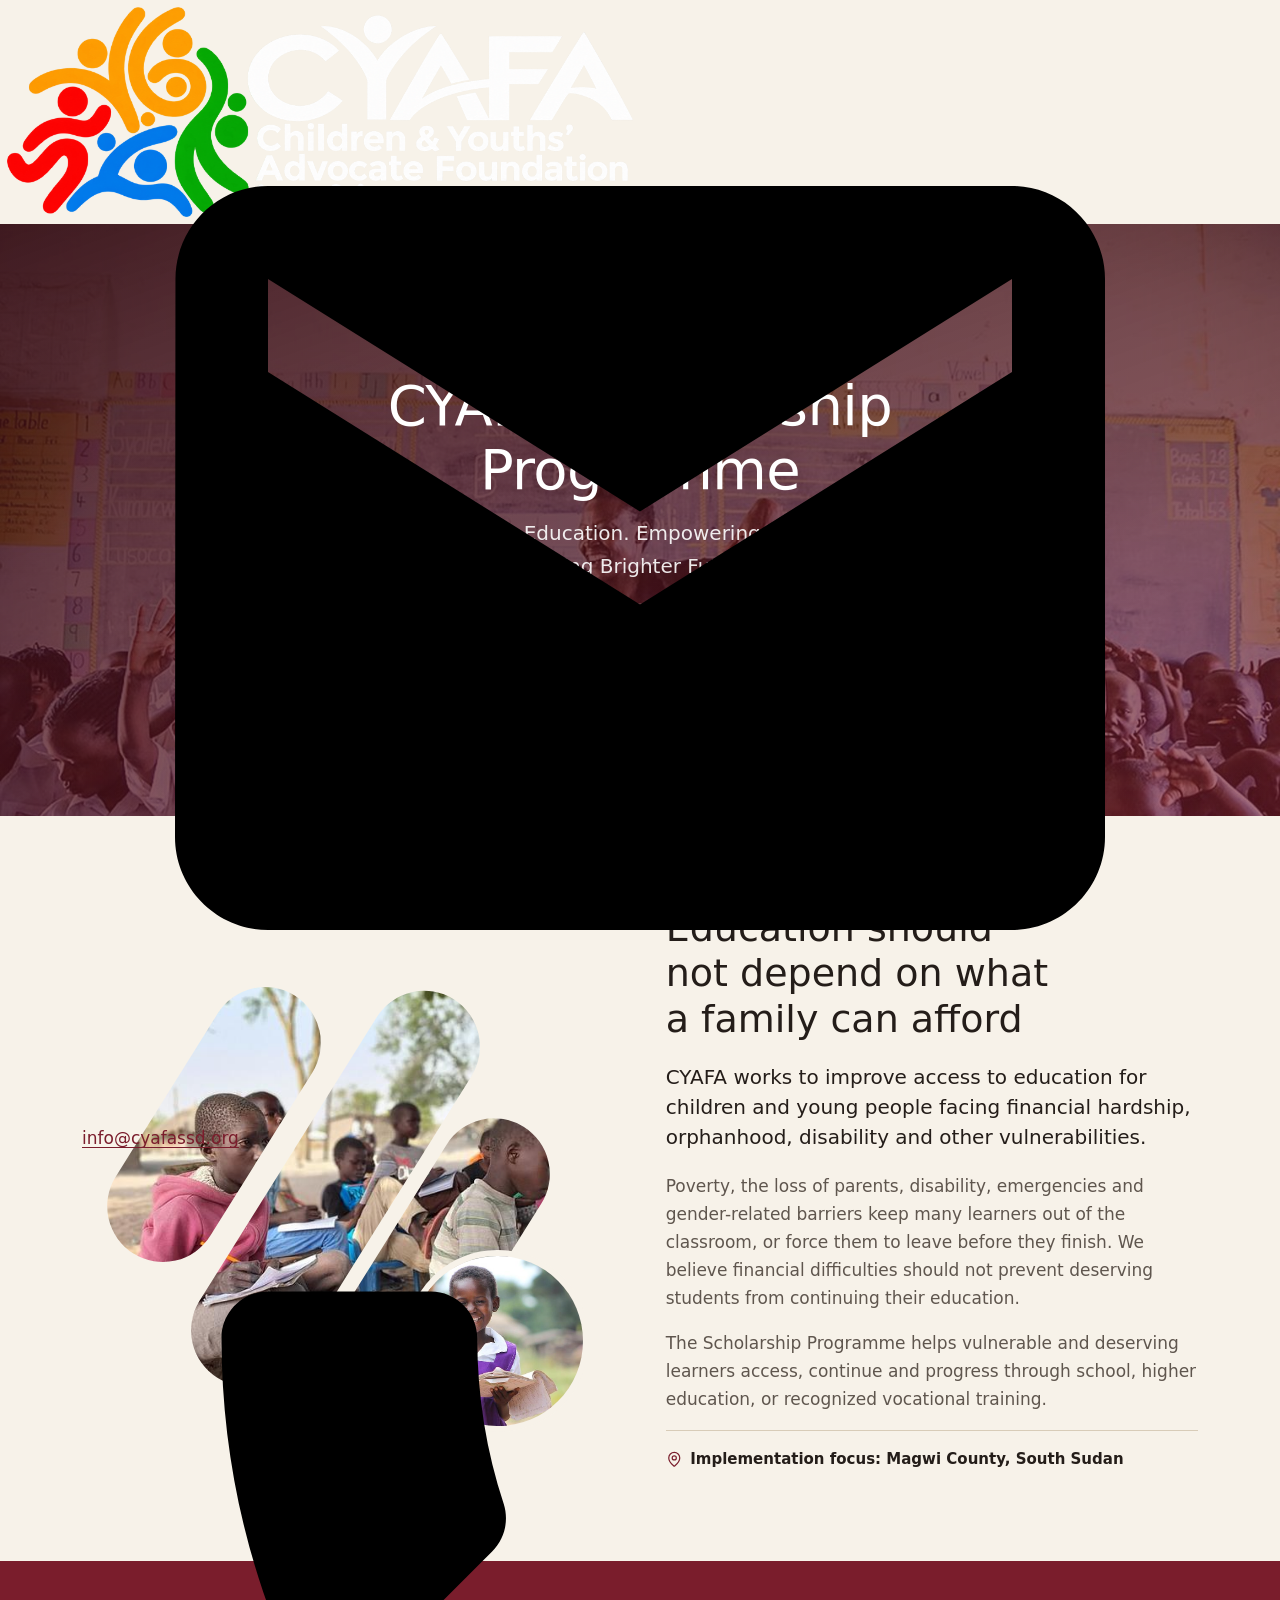
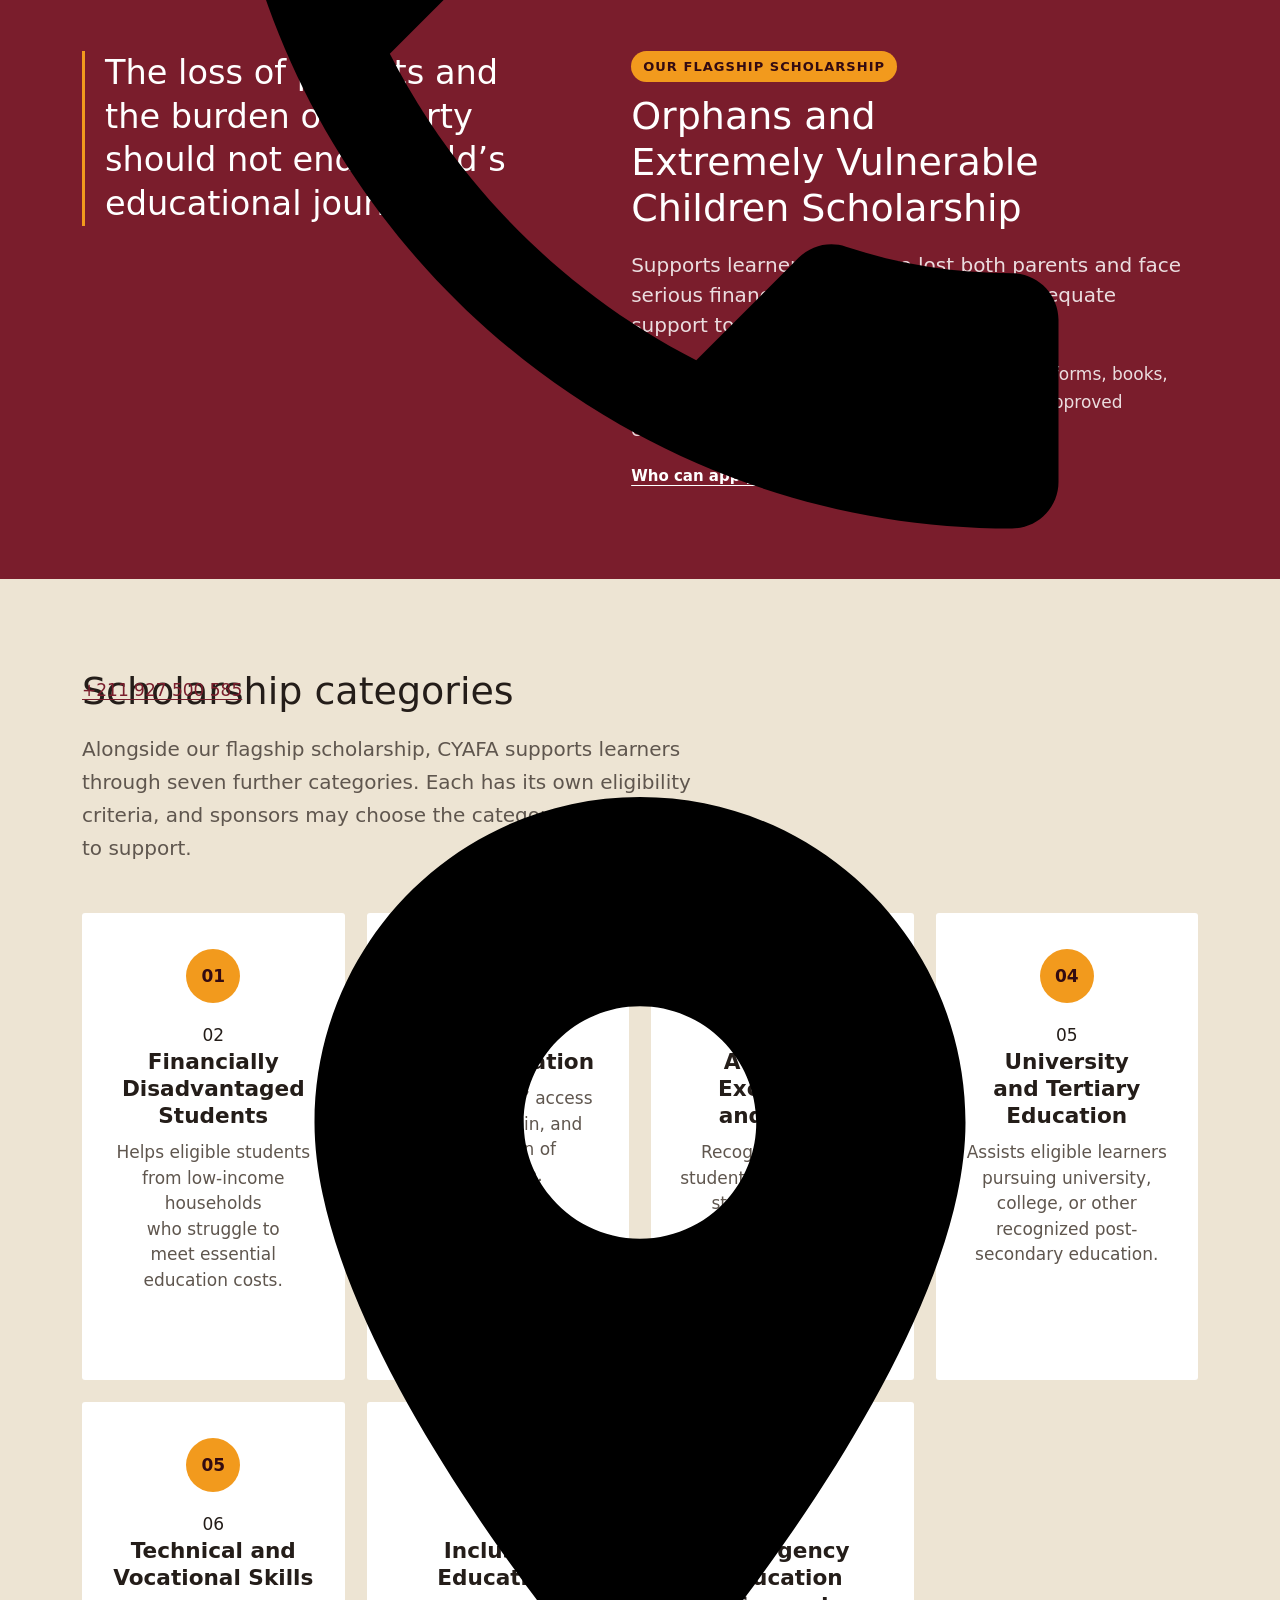
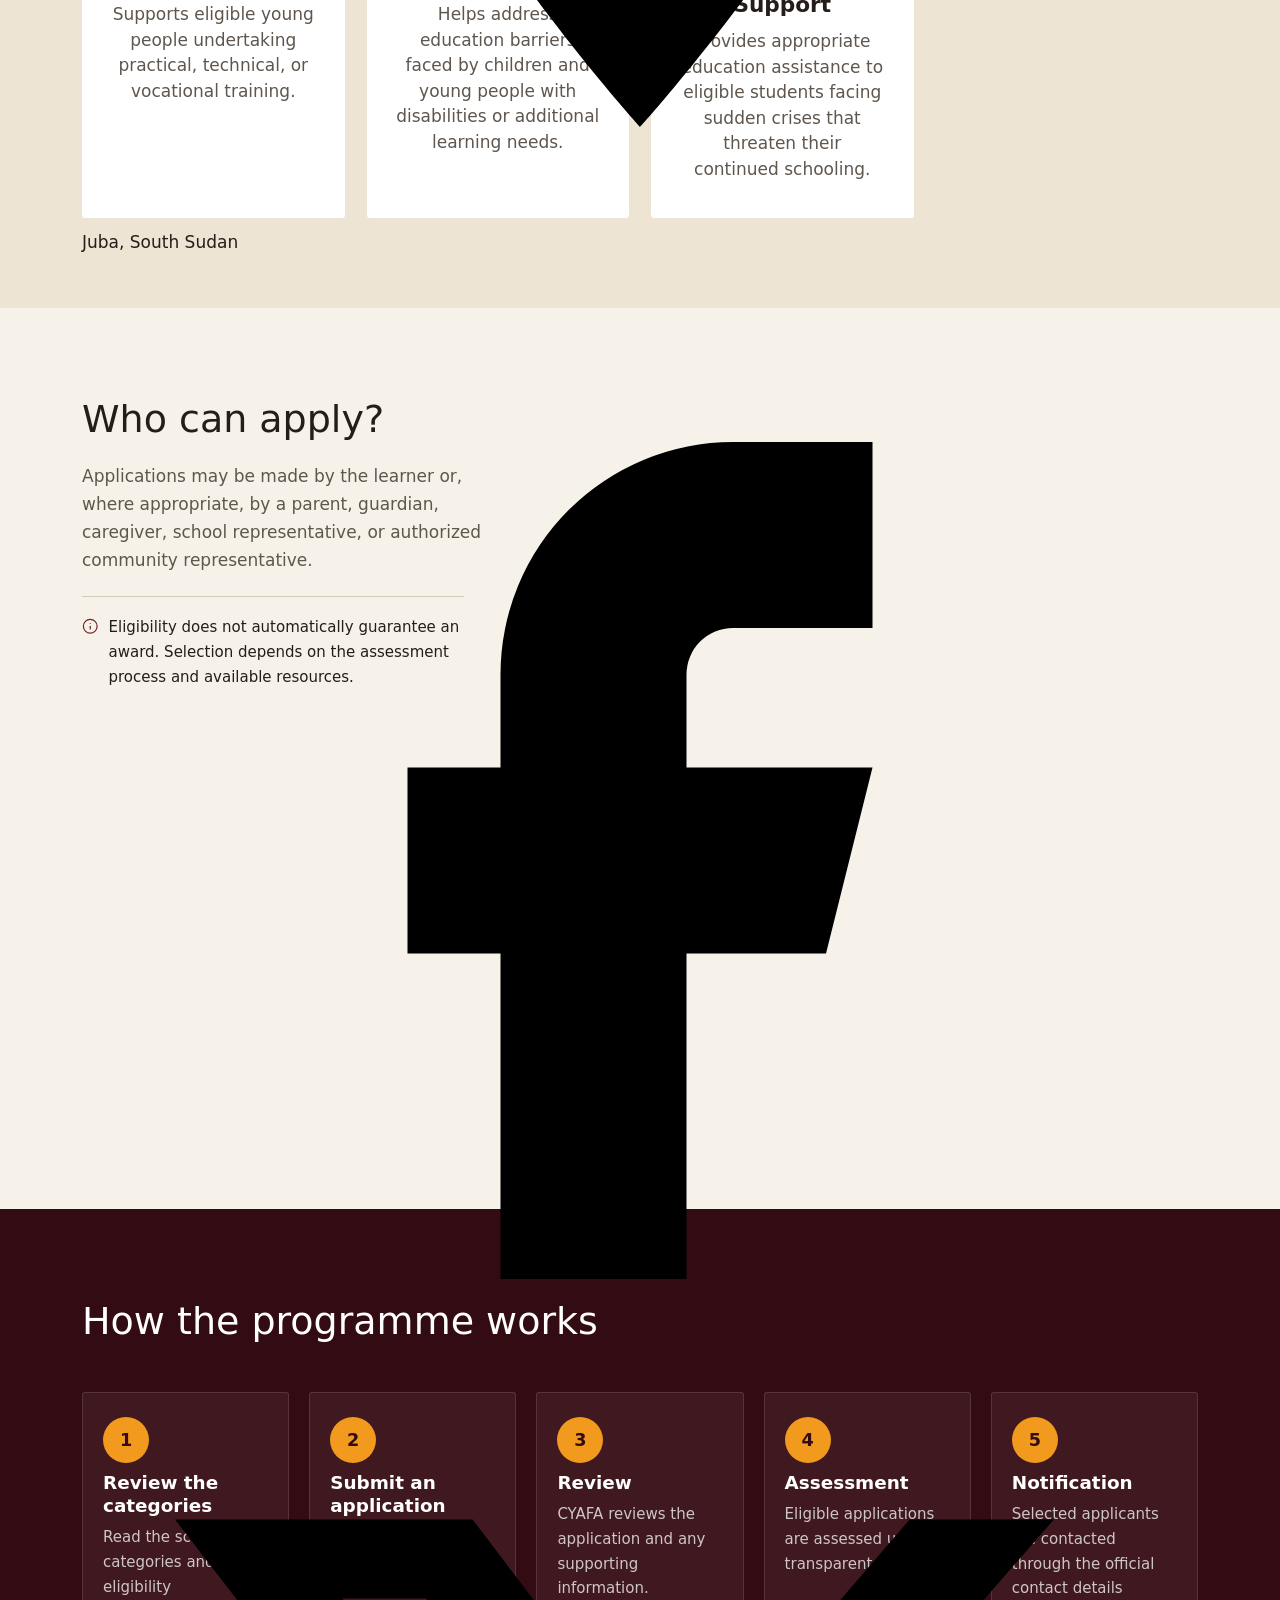
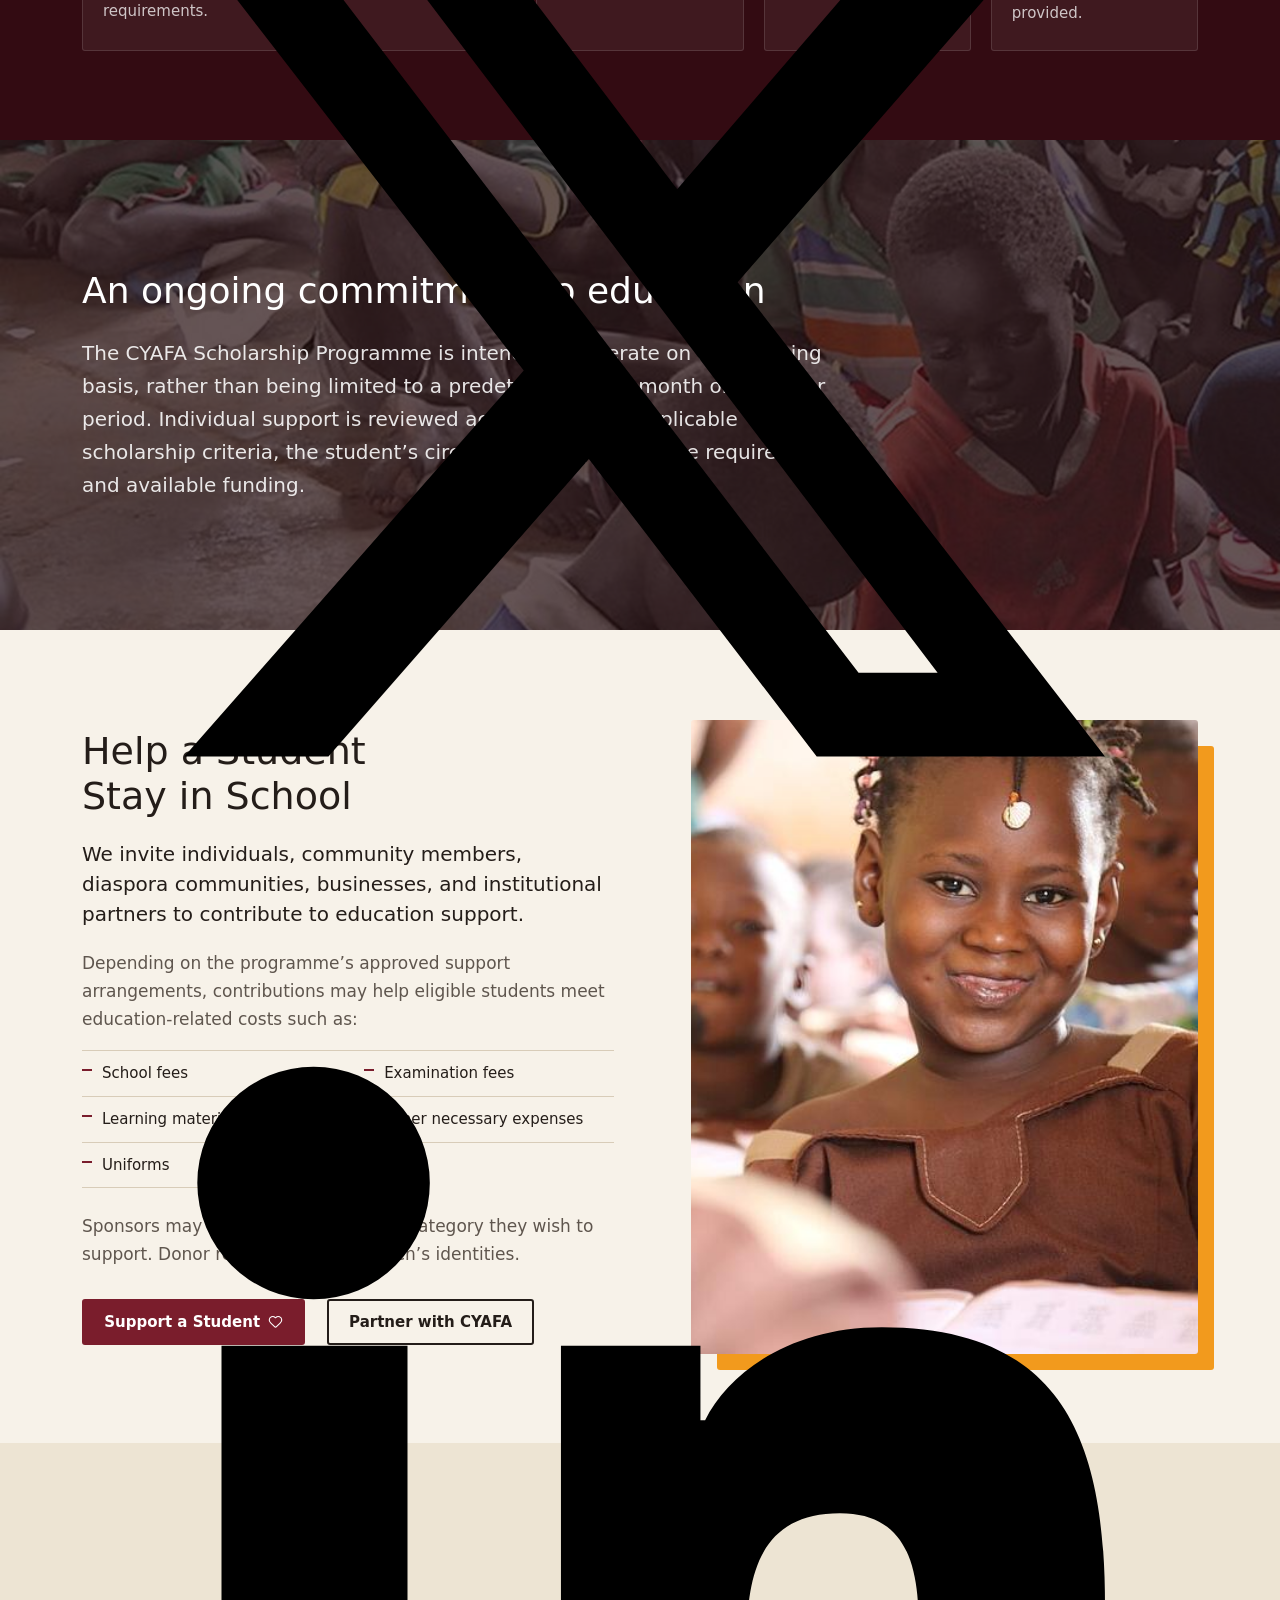
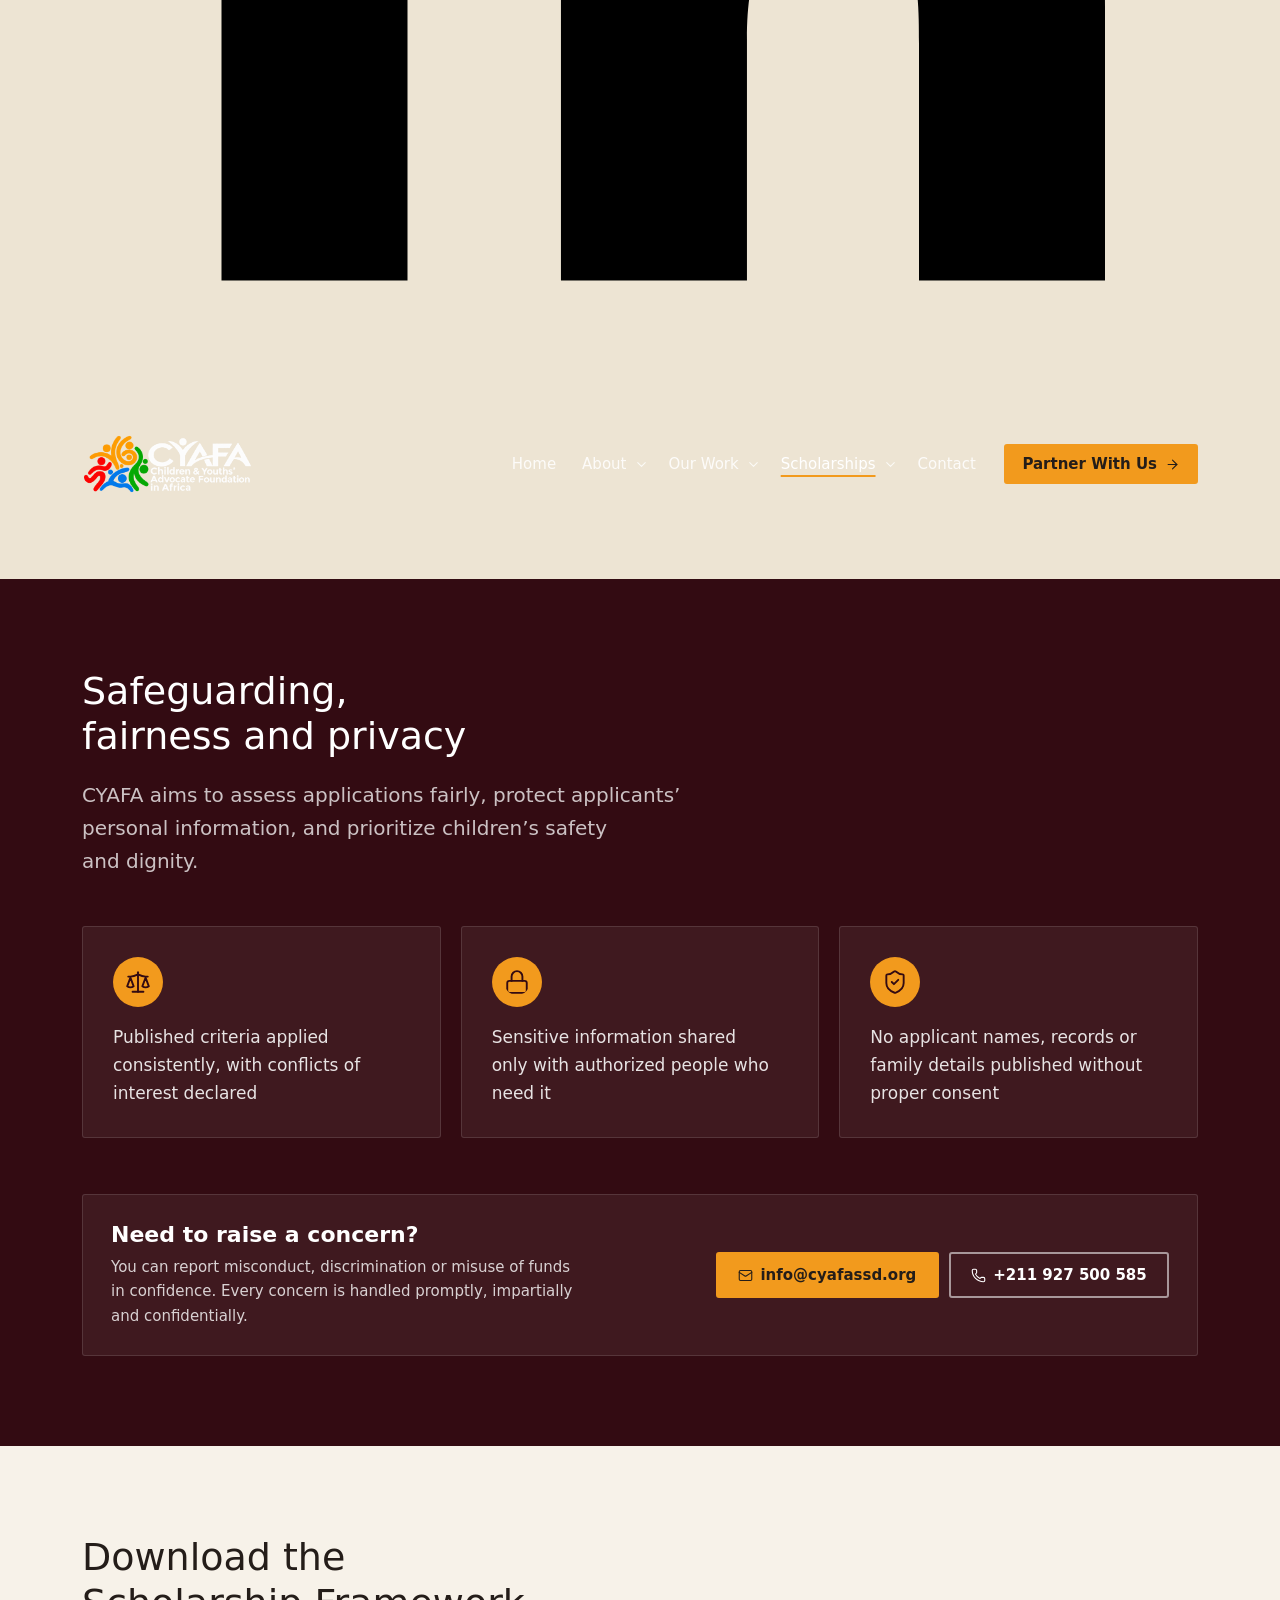
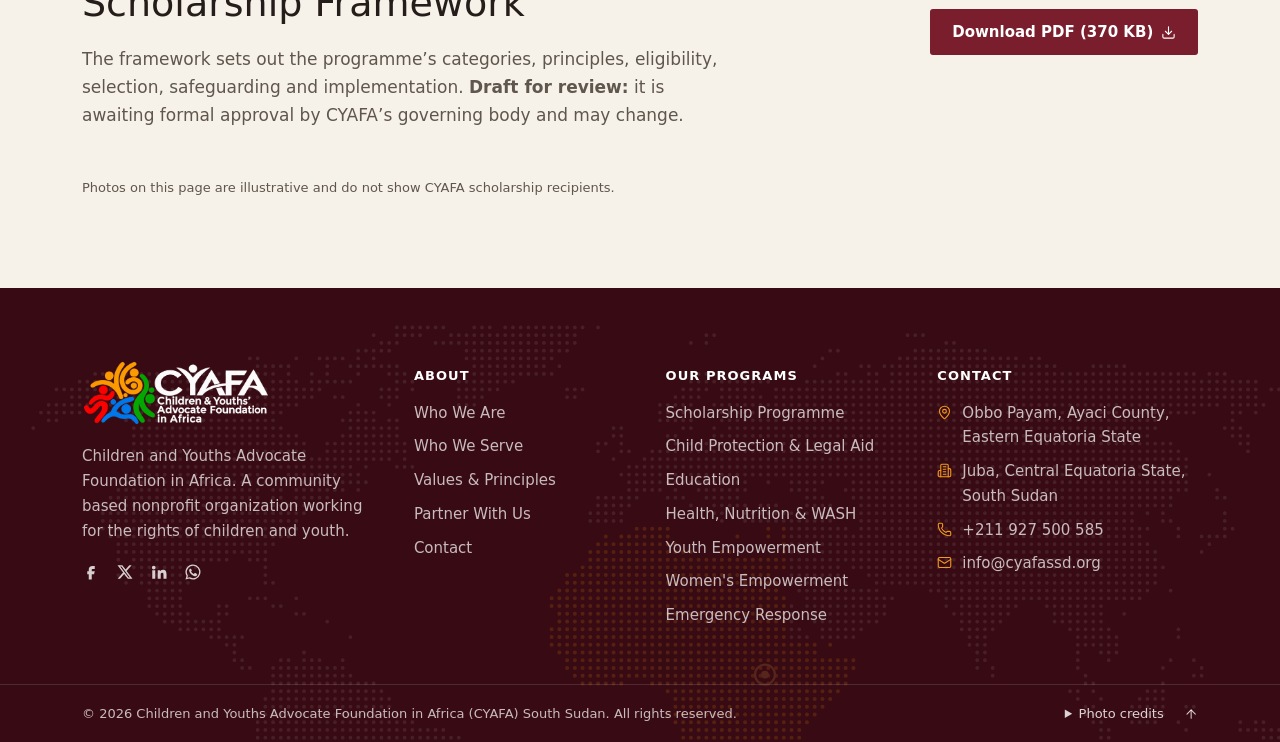
<file: scholarship.html>
<!DOCTYPE html>
<html lang="en">
<head>
  <meta charset="UTF-8">
  <meta name="viewport" content="width=device-width, initial-scale=1.0">
  <title>Scholarship Programme | CYAFA South Sudan</title>
  <meta name="description" content="The CYAFA Scholarship Programme helps orphans, vulnerable children and financially disadvantaged students in South Sudan stay in school. Learn about scholarship categories, eligibility, and how to apply or support a student.">
  <meta property="og:title" content="CYAFA Scholarship Programme">
  <meta property="og:description" content="Expanding access to education. Empowering vulnerable children. Building brighter futures.">
  <meta property="og:image" content="images/scholarship/hero-1600.jpg">
  <meta name="theme-color" content="#5a1421">
  <link rel="icon" href="favicon.ico" sizes="any">
  <link rel="icon" type="image/png" sizes="32x32" href="favicon-32x32.png">
  <link rel="icon" type="image/png" sizes="16x16" href="favicon-16x16.png">
  <link rel="apple-touch-icon" href="apple-touch-icon.png">
  <link rel="manifest" href="site.webmanifest">
  <link rel="preconnect" href="https://fonts.googleapis.com">
  <link rel="preconnect" href="https://fonts.gstatic.com" crossorigin>
  <link href="https://fonts.googleapis.com/css2?family=Fraunces:opsz,wght@9..144,400..800&family=Figtree:wght@400..800&display=swap" rel="stylesheet">
  <link rel="stylesheet" href="styles.css?v=16">
  <script>document.documentElement.classList.add('js');try{if(!sessionStorage.getItem('cyafa-loaded'))document.documentElement.classList.add('preloading')}catch(e){}</script>
</head>
<body>
  <a href="#main" class="skip-link">Skip to main content</a>
  <div class="preloader" aria-hidden="true">
    <div class="preloader-inner">
      <img src="images/cyafa-logo.png" alt="" width="640" height="240">
      <span class="preloader-bar"><span></span></span>
    </div>
  </div>

  <!-- HEADER -->
  <header class="site-header" id="top">
    <div class="topbar">
      <div class="container topbar-inner">
        <div class="topbar-info">
          <a href="mailto:info@cyafassd.org"><svg viewBox="0 0 24 24" aria-hidden="true"><path d="M20 4H4c-1.1 0-1.99.9-1.99 2L2 18c0 1.1.9 2 2 2h16c1.1 0 2-.9 2-2V6c0-1.1-.9-2-2-2zm0 4l-8 5-8-5V6l8 5 8-5v2z"/></svg>info@cyafassd.org</a>
          <a href="tel:+211927500585"><svg viewBox="0 0 24 24" aria-hidden="true"><path d="M6.62 10.79c1.44 2.83 3.76 5.14 6.59 6.59l2.2-2.2c.27-.27.67-.36 1.02-.24 1.12.37 2.33.57 3.57.57.55 0 1 .45 1 1V20c0 .55-.45 1-1 1-9.39 0-17-7.61-17-17 0-.55.45-1 1-1h3.5c.55 0 1 .45 1 1 0 1.25.2 2.45.57 3.57.11.35.03.74-.25 1.02l-2.2 2.2z"/></svg>+211 927 500 585</a>
          <span class="hide-sm"><svg viewBox="0 0 24 24" aria-hidden="true"><path d="M12 2C8.13 2 5 5.13 5 9c0 5.25 7 13 7 13s7-7.75 7-13c0-3.87-3.13-7-7-7zm0 9.5c-1.38 0-2.5-1.12-2.5-2.5s1.12-2.5 2.5-2.5 2.5 1.12 2.5 2.5-1.12 2.5-2.5 2.5z"/></svg>Juba, South Sudan</span>
        </div>
        <div class="topbar-social" aria-label="Social media">
          <!-- TODO: replace # with CYAFA's real social media links -->
          <a href="#" aria-label="Facebook"><svg viewBox="0 0 24 24"><path d="M14 8h3V4h-3a5 5 0 0 0-5 5v2H7v4h2v7h4v-7h3l1-4h-4V9a1 1 0 0 1 1-1z"/></svg></a>
          <a href="#" aria-label="X (Twitter)"><svg viewBox="0 0 24 24"><path d="M17.8 3h3.1l-6.8 7.8L22 21h-6.2l-4.9-6.4L5.3 21H2.2l7.3-8.3L2 3h6.4l4.4 5.8L17.8 3zm-1.1 16.2h1.7L7.4 4.7H5.6l11.1 14.5z"/></svg></a>
          <a href="#" aria-label="LinkedIn"><svg viewBox="0 0 24 24"><path d="M4.98 3.5a2.5 2.5 0 1 1 0 5 2.5 2.5 0 0 1 0-5zM3 9.5h4V21H3V9.5zm6.5 0h3.8v1.6h.1c.5-1 1.8-2 3.8-2 4 0 4.8 2.6 4.8 6V21h-4v-5.1c0-1.2 0-2.8-1.7-2.8s-2 1.3-2 2.7V21h-4V9.5z"/></svg></a>
        </div>
      </div>
    </div>
    <div class="mainbar">
      <div class="container mainbar-inner">
        <a href="index.html" class="brand" aria-label="CYAFA South Sudan home">
          <img src="images/cyafa-logo.png" alt="CYAFA South Sudan" class="brand-logo" width="640" height="240">
        </a>
        <nav id="site-nav" class="site-nav" aria-label="Main">
          <a href="index.html" class="nav-link">Home</a>

          <div class="nav-item has-sub">
            <a href="about.html" class="nav-link">About</a>
            <button class="sub-toggle" aria-expanded="false" aria-controls="mega-about" aria-label="Show About pages"><i data-lucide="chevron-down"></i></button>
            <div class="mega" id="mega-about">
              <div class="container mega-inner mega-about">
                <div class="mega-col">
                  <p class="mega-title">About us</p>
                  <ul class="mega-links">
                <li><a href="about.html"><span class="sub-ic"><i data-lucide="info"></i></span><span><strong>Who We Are</strong><small>Mission, vision and goal</small></span></a></li>
                <li><a href="serve.html"><span class="sub-ic"><i data-lucide="users"></i></span><span><strong>Who We Serve</strong><small>Children, women and youth</small></span></a></li>
                <li><a href="values.html"><span class="sub-ic"><i data-lucide="heart-handshake"></i></span><span><strong>Values &amp; Principles</strong><small>What guides our work</small></span></a></li>
                  </ul>
                </div>
                <a href="about.html" class="mega-feature">
                  <img src="images/children-kimotong.jpg" alt="" loading="lazy">
                  <span class="mega-feature-text"><small>Our Mission</small>To advocate for the rights of children and youth in the most marginalized communities in Africa.</span>
                </a>
                <div class="mega-col mega-contact">
                  <p class="mega-title">Contact</p>
                  <p><strong>Mr. Odoch Nelson Ochan</strong><br>Executive Director</p>
                  <p><a href="mailto:info@cyafassd.org">info@cyafassd.org</a><br><a href="tel:+211927500585">+211 927 500 585</a></p>
                  <a href="contact.html" class="link-arrow">Contact us <i data-lucide="arrow-right"></i></a>
                </div>
              </div>
            </div>
          </div>

          <div class="nav-item has-sub">
            <a href="work.html" class="nav-link">Our Work</a>
            <button class="sub-toggle" aria-expanded="false" aria-controls="mega-work" aria-label="Show programs"><i data-lucide="chevron-down"></i></button>
            <div class="mega" id="mega-work">
              <div class="container mega-inner mega-work">
                <div class="mega-col">
                  <p class="mega-title">Our programs</p>
                  <ul class="mega-programs">
                <li><a href="scholarship.html"><i data-lucide="award"></i>Scholarship Programme</a></li>
                <li><a href="work.html#education"><i data-lucide="graduation-cap"></i>Education</a></li>
                <li><a href="work.html#health"><i data-lucide="heart-pulse"></i>Health, Nutrition &amp; WASH</a></li>
                <li><a href="work.html#women"><i data-lucide="hand-heart"></i>Women's Empowerment</a></li>
                <li><a href="work.html#youth"><i data-lucide="users"></i>Youth Empowerment</a></li>
                <li><a href="work.html#livelihoods"><i data-lucide="piggy-bank"></i>Livelihoods</a></li>
                <li><a href="work.html#environment"><i data-lucide="leaf"></i>Environment &amp; Agriculture</a></li>
                <li><a href="work.html#legal-aid"><i data-lucide="scale"></i>Child Protection &amp; Legal Aid</a></li>
                <li><a href="work.html#peacebuilding"><i data-lucide="landmark"></i>Peacebuilding &amp; Human Rights</a></li>
                <li><a href="work.html#emergency"><i data-lucide="siren"></i>Emergency Response</a></li>
                <li><a href="work.html#drug-abuse"><i data-lucide="shield-plus"></i>Drug Abuse Prevention</a></li>
                <li><a href="work.html#resource-center"><i data-lucide="library"></i>Resource Center</a></li>
                  </ul>
                </div>
                <a href="work.html" class="mega-feature">
                  <img src="images/education.jpg" alt="" loading="lazy">
                  <span class="mega-feature-text"><small>Our Work</small>See all programs <i data-lucide="arrow-right"></i></span>
                </a>
              </div>
            </div>
          </div>

          <div class="nav-item has-sub">
            <a href="scholarship.html" class="nav-link" aria-current="page">Scholarships</a>
            <button class="sub-toggle" aria-expanded="false" aria-controls="mega-scholarship" aria-label="Show Scholarship Programme sections"><i data-lucide="chevron-down"></i></button>
            <div class="mega" id="mega-scholarship">
              <div class="container mega-inner mega-scholar">
                <div class="mega-col">
                  <p class="mega-title">Scholarship Programme</p>
                  <ul class="mega-links mega-links-2">
                <li><a href="scholarship.html#categories"><span class="sub-ic"><i data-lucide="layers"></i></span><span><strong>Scholarship Categories</strong><small>Eight areas of education support</small></span></a></li>
                <li><a href="scholarship.html#eligibility"><span class="sub-ic"><i data-lucide="list-checks"></i></span><span><strong>Who Can Apply</strong><small>Eligibility and requirements</small></span></a></li>
                <li><a href="scholarship.html#how-it-works"><span class="sub-ic"><i data-lucide="route"></i></span><span><strong>How It Works</strong><small>From application to selection</small></span></a></li>
                <li><a href="scholarship.html#apply"><span class="sub-ic"><i data-lucide="message-square"></i></span><span><strong>Apply &amp; Enquiries</strong><small>Get official guidance</small></span></a></li>
                <li><a href="scholarship.html#support"><span class="sub-ic"><i data-lucide="heart-handshake"></i></span><span><strong>Support a Student</strong><small>Sponsors and partners</small></span></a></li>
                <li><a href="scholarship.html#download"><span class="sub-ic"><i data-lucide="file-down"></i></span><span><strong>Scholarship Framework</strong><small>Download the PDF</small></span></a></li>
                  </ul>
                </div>
                <a href="scholarship.html" class="mega-feature">
                  <img src="images/scholarship/reading-800.jpg" alt="" loading="lazy">
                  <span class="mega-feature-text"><small>Scholarship Programme</small>Helping vulnerable children stay in school <i data-lucide="arrow-right"></i></span>
                </a>
              </div>
            </div>
          </div>
          <a href="contact.html" class="nav-link">Contact</a>
          <a href="contact.html#partner" class="btn btn-gold nav-cta">Partner With Us <i data-lucide="arrow-right"></i></a>
        </nav>
        <button class="nav-toggle" aria-expanded="false" aria-controls="site-nav" aria-label="Open menu">
          <span></span><span></span><span></span>
        </button>
      </div>
    </div>
  </header>

  <main id="main">

    <section class="page-hero on-photo sch-hero">
      <img src="images/scholarship/hero-1600.jpg" srcset="images/scholarship/hero-800.jpg 800w, images/scholarship/hero-1600.jpg 1600w" sizes="100vw" alt="" style="object-position: center 40%" fetchpriority="high">
      <div class="container">
        <nav class="breadcrumb" aria-label="Breadcrumb"><a href="index.html">Home</a><i data-lucide="chevron-right"></i><a href="work.html">Our Work</a><i data-lucide="chevron-right"></i><span>Scholarship Programme</span></nav>
        <h1>CYAFA Scholarship Programme</h1>
        <p>Expanding Access to Education. Empowering Vulnerable Children. Building Brighter Futures.</p>
        <div class="hero-actions"><a href="#apply" class="btn btn-gold">Apply for Scholarship <i data-lucide="arrow-right"></i></a><a href="#support" class="btn btn-outline">Support a Student</a></div>
      </div>
    </section>

    <section class="section">
      <div class="container sch-intro">
        <div class="sch-collage reveal">
          <img class="sch-collage-main" src="images/scholarship/writing-1600.jpg" srcset="images/scholarship/writing-800.jpg 800w, images/scholarship/writing-1600.jpg 1600w" sizes="(max-width: 980px) 90vw, 40vw" width="1600" height="1200" alt="Children sitting on stools writing in their exercise books during an outdoor lesson" loading="lazy" decoding="async">
          <img class="sch-collage-inset" src="images/scholarship/reader-800.jpg" style="object-position: 30% center" width="800" height="533" alt="A smiling schoolgirl holding an open reading book" loading="lazy" decoding="async">
        </div>
        <div class="about-copy reveal">
          <h2>Education should not depend on what a family can afford</h2>
          <p class="lead-text">CYAFA works to improve access to education for children and young people facing financial hardship, orphanhood, disability and other vulnerabilities.</p>
          <p class="muted">Poverty, the loss of parents, disability, emergencies and gender-related barriers keep many learners out of the classroom, or force them to leave before they finish. We believe financial difficulties should not prevent deserving students from continuing their education.</p>
          <p class="muted">The Scholarship Programme helps vulnerable and deserving learners access, continue and progress through school, higher education, or recognized vocational training.</p>
          <p class="sch-area"><i data-lucide="map-pin"></i>Implementation focus: Magwi County, South Sudan</p>
        </div>
      </div>
    </section>

    <section class="sch-flagship" id="categories">
      <div class="container sch-flagship-inner">
      <div class="sch-flagship-quote reveal">
        <i data-lucide="quote"></i>
        <blockquote>The loss of parents and the burden of poverty should not end a child’s educational journey.</blockquote>
      </div>
      <div class="sch-flagship-body reveal">
        <span class="cause-tag"><i data-lucide="star"></i>Our flagship scholarship</span>
        <h2>Orphans and Extremely Vulnerable Children Scholarship</h2>
        <p class="lead-text">Supports learners who have lost both parents and face serious financial hardship, or who lack adequate support to continue their education.</p>
        <p class="muted">Support may go toward school or tuition fees, uniforms, books, learning materials, examination fees, and other approved essential educational costs.</p>
        <a href="#eligibility" class="link-arrow">Who can apply <i data-lucide="arrow-right"></i></a>
      </div>
      </div>
    </section>

    <section class="section section-tint">
      <div class="container">
        <div class="head-row reveal">
          <div class="section-head">
            <h2>Scholarship categories</h2>
            <p>Alongside our flagship scholarship, CYAFA supports learners through seven further categories. Each has its own eligibility criteria, and sponsors may choose the category they wish to support.</p>
          </div>
        </div>
        <div class="editorial sch-cats">
          <div class="ed-row reveal">
            <span class="ed-num">02</span>
            <h3><i data-lucide="wallet"></i>Financially Disadvantaged Students</h3>
            <p>Helps eligible students from low-income households who struggle to meet essential education costs.</p>
          </div>
          <div class="ed-row reveal">
            <span class="ed-num">03</span>
            <h3><i data-lucide="venus"></i>Girls’ Education</h3>
            <p>Promotes girls’ access to, retention in, and completion of education.</p>
          </div>
          <div class="ed-row reveal">
            <span class="ed-num">04</span>
            <h3><i data-lucide="award"></i>Academic Excellence and Talent</h3>
            <p>Recognizes eligible students demonstrating strong academic performance or exceptional talent, subject to programme criteria and available funding.</p>
          </div>
          <div class="ed-row reveal">
            <span class="ed-num">05</span>
            <h3><i data-lucide="graduation-cap"></i>University and Tertiary Education</h3>
            <p>Assists eligible learners pursuing university, college, or other recognized post-secondary education.</p>
          </div>
          <div class="ed-row reveal">
            <span class="ed-num">06</span>
            <h3><i data-lucide="wrench"></i>Technical and Vocational Skills</h3>
            <p>Supports eligible young people undertaking practical, technical, or vocational training.</p>
          </div>
          <div class="ed-row reveal">
            <span class="ed-num">07</span>
            <h3><i data-lucide="accessibility"></i>Inclusive Education</h3>
            <p>Helps address education barriers faced by children and young people with disabilities or additional learning needs.</p>
          </div>
          <div class="ed-row reveal">
            <span class="ed-num">08</span>
            <h3><i data-lucide="siren"></i>Emergency Education Support</h3>
            <p>Provides appropriate education assistance to eligible students facing sudden crises that threaten their continued schooling.</p>
          </div>
        </div>
      </div>
    </section>

    <section class="section" id="eligibility">
      <div class="container split-sticky">
        <div class="sticky reveal">
          <h2>Who can apply?</h2>
          <p class="muted">Applications may be made by the learner or, where appropriate, by a parent, guardian, caregiver, school representative, or authorized community representative.</p>
          <p class="sch-caveat"><i data-lucide="info"></i><span>Eligibility does not automatically guarantee an award. Selection depends on the assessment process and available resources.</span></p>
        </div>
        <ul class="guide-list reveal">
          <li><span class="gi"><i data-lucide="wallet"></i></span><div><h3>Hardship or vulnerability</h3><p>Learners who face demonstrable financial hardship or significant vulnerability.</p></div></li>
          <li><span class="gi"><i data-lucide="hand-heart"></i></span><div><h3>Education at risk</h3><p>Orphans, or learners in other circumstances that place their education at risk, where this applies to the scholarship category.</p></div></li>
          <li><span class="gi"><i data-lucide="school"></i></span><div><h3>Recognized institution</h3><p>Enrolled, admitted, or seeking to continue education at a recognized institution, according to the category requirements.</p></div></li>
          <li><span class="gi"><i data-lucide="file-text"></i></span><div><h3>Supporting information</h3><p>Able to provide the information and documents reasonably required for assessment.</p></div></li>
          <li><span class="gi"><i data-lucide="list-checks"></i></span><div><h3>Category criteria</h3><p>Meeting the published eligibility criteria for the relevant scholarship category.</p></div></li>
        </ul>
      </div>
    </section>

    <section class="section section-dark" id="how-it-works">
      <div class="container">
        <div class="section-head reveal"><h2>How the programme works</h2></div>
        <ol class="steps sch-steps">
          <li class="step reveal"><span class="st-num"></span><h3>Review the categories</h3><p>Read the scholarship categories and eligibility requirements.</p></li>
          <li class="step reveal"><span class="st-num"></span><h3>Submit an application</h3><p>Apply through the officially approved application channel.</p></li>
          <li class="step reveal"><span class="st-num"></span><h3>Review</h3><p>CYAFA reviews the application and any supporting information.</p></li>
          <li class="step reveal"><span class="st-num"></span><h3>Assessment</h3><p>Eligible applications are assessed using transparent criteria.</p></li>
          <li class="step reveal"><span class="st-num"></span><h3>Notification</h3><p>Selected applicants are contacted through the official contact details provided.</p></li>
        </ol>
      </div>
    </section>

    <section class="photo-band sch-band" style="background-image: url('images/scholarship/lesson-1600.jpg')">
      <div class="container">
        <blockquote>
          <i data-lucide="infinity"></i>
          An ongoing commitment to education
        </blockquote>
        <p>The CYAFA Scholarship Programme is intended to operate on a continuing basis, rather than being limited to a predetermined six-month or one-year period. Individual support is reviewed according to the applicable scholarship criteria, the student’s circumstances, programme requirements, and available funding.</p>
      </div>
    </section>

    <section class="section" id="support">
      <div class="container sch-support">
        <div class="about-copy reveal">
          <h2>Help a Student Stay in School</h2>
          <p class="lead-text">We invite individuals, community members, diaspora communities, businesses, and institutional partners to contribute to education support.</p>
          <p class="muted">Depending on the programme’s approved support arrangements, contributions may help eligible students meet education-related costs such as:</p>
          <ul class="sch-costs">
            <li>School fees</li>
            <li>Learning materials</li>
            <li>Uniforms</li>
            <li>Examination fees</li>
            <li>Other necessary expenses</li>
          </ul>
          <p class="muted">Sponsors may choose the scholarship category they wish to support. Donor reports protect children’s identities.</p>
          <div class="hero-actions">
            <a href="contact.html?topic=Donation&amp;cause=Scholarship%20Programme#message" class="btn btn-primary">Support a Student <i data-lucide="heart"></i></a>
            <a href="contact.html?topic=Partnership#message" class="btn btn-outline-dark">Partner with CYAFA</a>
          </div>
        </div>
        <figure class="sch-frame reveal">
          <img src="images/scholarship/student-1600.jpg" srcset="images/scholarship/student-800.jpg 800w, images/scholarship/student-1600.jpg 1600w" sizes="(max-width: 980px) 90vw, 45vw" width="1600" height="1067" alt="A smiling girl sitting at her school desk among classmates" loading="lazy" decoding="async">
        </figure>
      </div>
    </section>

    <section class="section section-tint" id="apply">
      <div class="container contact-split">
        <div class="contact-intro reveal">
          <h2>Applications and enquiries</h2>
          <p class="lead-text">Application arrangements and dates are announced by CYAFA. Please contact us for official guidance before applying.</p>
          <p class="muted">We welcome enquiries from prospective applicants, parents and guardians, schools and training institutions, and potential sponsors.</p>
          <ul class="contact-lines">
            <li><i data-lucide="phone"></i><a href="tel:+211927500585">+211 927 500 585</a></li>
            <li><i data-lucide="mail"></i><a href="mailto:info@cyafassd.org?subject=Scholarship%20enquiry">info@cyafassd.org</a></li>
            <li><i data-lucide="message-circle"></i><a href="https://wa.me/211927500585">WhatsApp us</a></li>
          </ul>
        </div>
        <div class="sch-routes reveal">
          <a href="contact.html?topic=Scholarship%20enquiry#message" class="sch-route">
            <span><strong>Students and applicants</strong><small>Ask which category fits your situation and how to apply</small></span><i data-lucide="arrow-right"></i>
          </a>
          <a href="contact.html?topic=Scholarship%20enquiry#message" class="sch-route">
            <span><strong>Parents and guardians</strong><small>Apply on behalf of a child or ask for guidance</small></span><i data-lucide="arrow-right"></i>
          </a>
          <a href="contact.html?topic=Scholarship%20enquiry#message" class="sch-route">
            <span><strong>Schools and institutions</strong><small>Refer learners or confirm enrolment and costs</small></span><i data-lucide="arrow-right"></i>
          </a>
          <a href="contact.html?topic=Partnership#message" class="sch-route">
            <span><strong>Sponsors and partners</strong><small>Support a scholarship category or a student</small></span><i data-lucide="arrow-right"></i>
          </a>
        </div>
      </div>
    </section>

    <section class="section section-dark sch-safeguard" id="safeguarding">
      <div class="container">
        <div class="section-head reveal">
          <h2>Safeguarding, fairness and privacy</h2>
          <p>CYAFA aims to assess applications fairly, protect applicants’ personal information, and prioritize children’s safety and dignity.</p>
        </div>
        <div class="icon-grid">
          <div class="icon-cell reveal"><i data-lucide="scale"></i><p>Published criteria applied consistently, with conflicts of interest declared</p></div>
          <div class="icon-cell reveal"><i data-lucide="lock"></i><p>Sensitive information shared only with authorized people who need it</p></div>
          <div class="icon-cell reveal"><i data-lucide="shield-check"></i><p>No applicant names, records or family details published without proper consent</p></div>
        </div>
        <div class="sch-concern reveal">
          <span class="sch-concern-ic"><i data-lucide="shield-alert"></i></span>
          <div class="sch-concern-text">
            <h3>Need to raise a concern?</h3>
            <p>You can report misconduct, discrimination or misuse of funds in confidence. Every concern is handled promptly, impartially and confidentially.</p>
          </div>
          <div class="sch-concern-actions">
            <a href="mailto:info@cyafassd.org?subject=Confidential%20concern" class="btn btn-gold"><i data-lucide="mail"></i> info@cyafassd.org</a>
            <a href="tel:+211927500585" class="btn btn-outline"><i data-lucide="phone"></i> +211 927 500 585</a>
          </div>
        </div>
      </div>
    </section>

    <section class="section" id="download">
      <div class="container">
        <div class="head-row sch-download reveal">
          <div class="section-head">
            <h2>Download the Scholarship Framework</h2>
            <p>The framework sets out the programme’s categories, principles, eligibility, selection, safeguarding and implementation. <strong>Draft for review:</strong> it is awaiting formal approval by CYAFA’s governing body and may change.</p>
          </div>
          <a href="docs/CYAFA-Scholarship-Framework-Draft.pdf" class="btn btn-primary" download>Download PDF (370 KB) <i data-lucide="download"></i></a>
        </div>
        <p class="sch-photo-note">Photos on this page are illustrative and do not show CYAFA scholarship recipients.</p>
      </div>
    </section>

  </main>

  <!-- FOOTER -->
  <footer class="site-footer">
    <div class="container footer-grid">
      <div class="footer-brand">
        <a href="index.html" class="brand">
          <img src="images/cyafa-logo.png" alt="CYAFA South Sudan" class="brand-logo" width="640" height="240">
        </a>
        <p>Children and Youths Advocate Foundation in Africa. A community based nonprofit organization working for the rights of children and youth.</p>
        <div class="footer-social" aria-label="Social media">
          <!-- TODO: replace # with CYAFA's real social media links -->
          <a href="#" aria-label="Facebook"><svg viewBox="0 0 24 24"><path d="M14 8h3V4h-3a5 5 0 0 0-5 5v2H7v4h2v7h4v-7h3l1-4h-4V9a1 1 0 0 1 1-1z"/></svg></a>
          <a href="#" aria-label="X (Twitter)"><svg viewBox="0 0 24 24"><path d="M17.8 3h3.1l-6.8 7.8L22 21h-6.2l-4.9-6.4L5.3 21H2.2l7.3-8.3L2 3h6.4l4.4 5.8L17.8 3zm-1.1 16.2h1.7L7.4 4.7H5.6l11.1 14.5z"/></svg></a>
          <a href="#" aria-label="LinkedIn"><svg viewBox="0 0 24 24"><path d="M4.98 3.5a2.5 2.5 0 1 1 0 5 2.5 2.5 0 0 1 0-5zM3 9.5h4V21H3V9.5zm6.5 0h3.8v1.6h.1c.5-1 1.8-2 3.8-2 4 0 4.8 2.6 4.8 6V21h-4v-5.1c0-1.2 0-2.8-1.7-2.8s-2 1.3-2 2.7V21h-4V9.5z"/></svg></a>
          <a href="https://wa.me/211927500585" aria-label="WhatsApp"><svg viewBox="0 0 24 24"><path d="M12 2a10 10 0 0 0-8.6 15.1L2 22l5-1.3A10 10 0 1 0 12 2zm0 18.2a8.2 8.2 0 0 1-4.2-1.1l-.3-.2-3 .8.8-2.9-.2-.3A8.2 8.2 0 1 1 12 20.2zm4.5-6.1c-.2-.1-1.5-.7-1.7-.8-.2-.1-.4-.1-.6.1l-.8 1c-.1.2-.3.2-.5.1a6.7 6.7 0 0 1-3.3-2.9c-.3-.4.2-.4.7-1.4.1-.2 0-.3 0-.4l-.8-1.8c-.2-.5-.4-.4-.6-.4h-.5a1 1 0 0 0-.7.3 3 3 0 0 0-.9 2.2 5.2 5.2 0 0 0 1.1 2.8 11.9 11.9 0 0 0 4.6 4c1.7.7 2.4.8 3.2.7.5-.1 1.5-.6 1.8-1.2.2-.6.2-1.1.1-1.2l-.4-.3z"/></svg></a>
        </div>
      </div>
      <div class="footer-col">
        <h3>About</h3>
        <ul>
          <li><a href="about.html">Who We Are</a></li>
          <li><a href="serve.html">Who We Serve</a></li>
          <li><a href="values.html">Values &amp; Principles</a></li>
          <li><a href="contact.html#partner">Partner With Us</a></li>
          <li><a href="contact.html">Contact</a></li>
        </ul>
      </div>
      <div class="footer-col">
        <h3>Our Programs</h3>
        <ul>
          <li><a href="scholarship.html">Scholarship Programme</a></li>
          <li><a href="work.html#legal-aid">Child Protection &amp; Legal Aid</a></li>
          <li><a href="work.html#education">Education</a></li>
          <li><a href="work.html#health">Health, Nutrition &amp; WASH</a></li>
          <li><a href="work.html#youth">Youth Empowerment</a></li>
          <li><a href="work.html#women">Women's Empowerment</a></li>
          <li><a href="work.html#emergency">Emergency Response</a></li>
        </ul>
      </div>
      <div class="footer-col">
        <h3>Contact</h3>
        <ul class="footer-contact">
          <li><i data-lucide="map-pin"></i><span>Obbo Payam, Ayaci County, Eastern Equatoria State</span></li>
          <li><i data-lucide="building-2"></i><span>Juba, Central Equatoria State, South Sudan</span></li>
          <li><i data-lucide="phone"></i><a href="tel:+211927500585">+211 927 500 585</a></li>
          <li><i data-lucide="mail"></i><a href="mailto:info@cyafassd.org">info@cyafassd.org</a></li>
        </ul>
      </div>
    </div>
    <div class="footer-bottom">
      <div class="container footer-bottom-inner">
        <p>&copy; <span id="year">2026</span> Children and Youths Advocate Foundation in Africa (CYAFA) South Sudan. All rights reserved.</p>
        <details class="credits">
          <summary>Photo credits</summary>
          <ul>
            <li>Reading class, Uganda: USAID in Africa, <a href="https://commons.wikimedia.org/wiki/File:School_Health_Reading_Program,_Uganda_(24768454277).jpg">public domain</a></li>
            <li>Outdoor lesson, South Sudan: David Bida, <a href="https://commons.wikimedia.org/wiki/File:Life_education_in_the_parts.jpg">CC BY-SA 4.0</a></li>
            <li>Young reader, Malawi: USAID in Africa, <a href="https://commons.wikimedia.org/wiki/File:Education_Early_Grade_Reading,_Malawi_(39034114444).jpg">public domain</a></li>
            <li>Out-of-school learners, South Sudan: USAID in Africa, <a href="https://commons.wikimedia.org/wiki/File:Education_for_out-of-school_children,_South_Sudan_(39018883394).jpg">public domain</a></li>
            <li>Pupil in class, Mali: USAID in Africa, <a href="https://commons.wikimedia.org/wiki/File:Integrated_Reading_Activity_in_Bamako,_Mali_(38723302555).jpg">public domain</a></li>
            <li>Boys reading, Zambia: USAID in Africa, <a href="https://commons.wikimedia.org/wiki/File:Zambian_Boys_Reading_and_Laughing_(15349199369).jpg">public domain</a></li>
          </ul>
        </details>
        <a href="#top" class="back-top" aria-label="Back to top"><i data-lucide="arrow-up"></i></a>
      </div>
    </div>
  </footer>

  <script src="js/lucide.min.js"></script>
  <script src="script.js"></script>
</body>
</html>
</file>
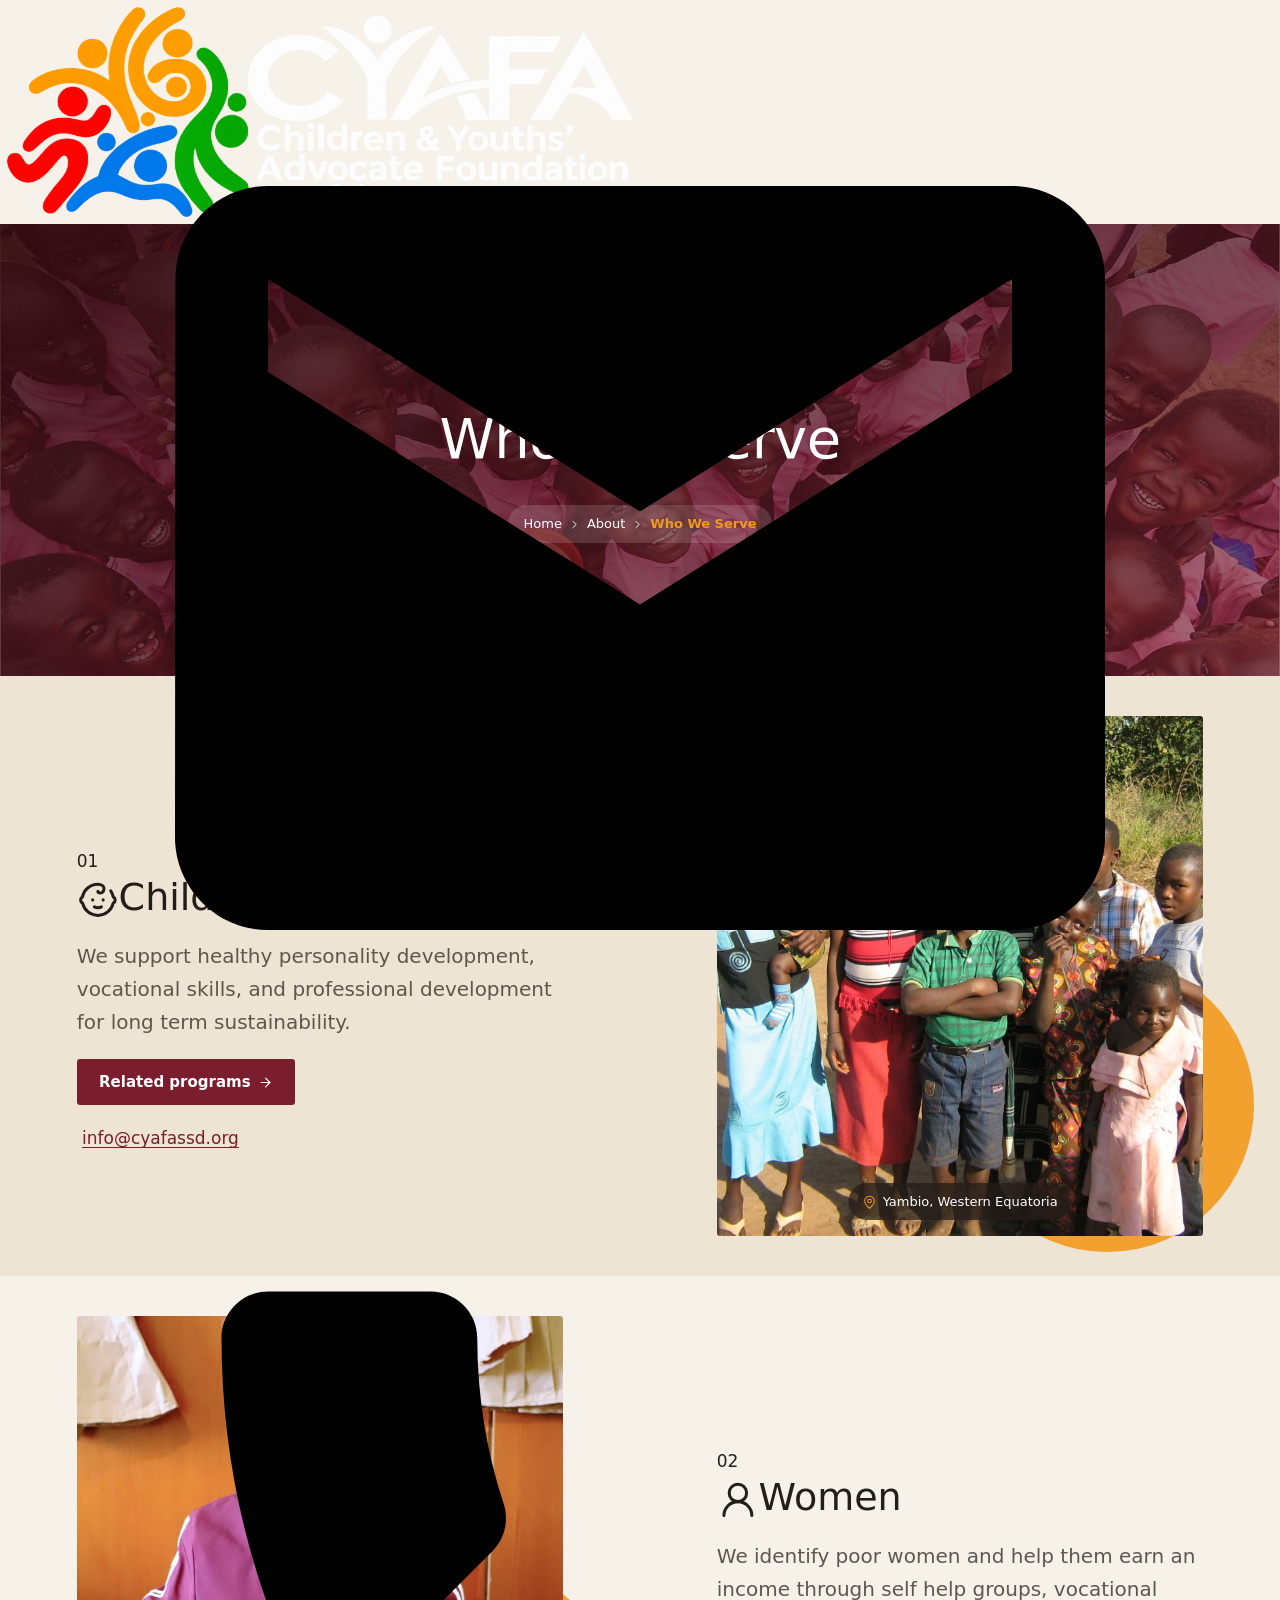
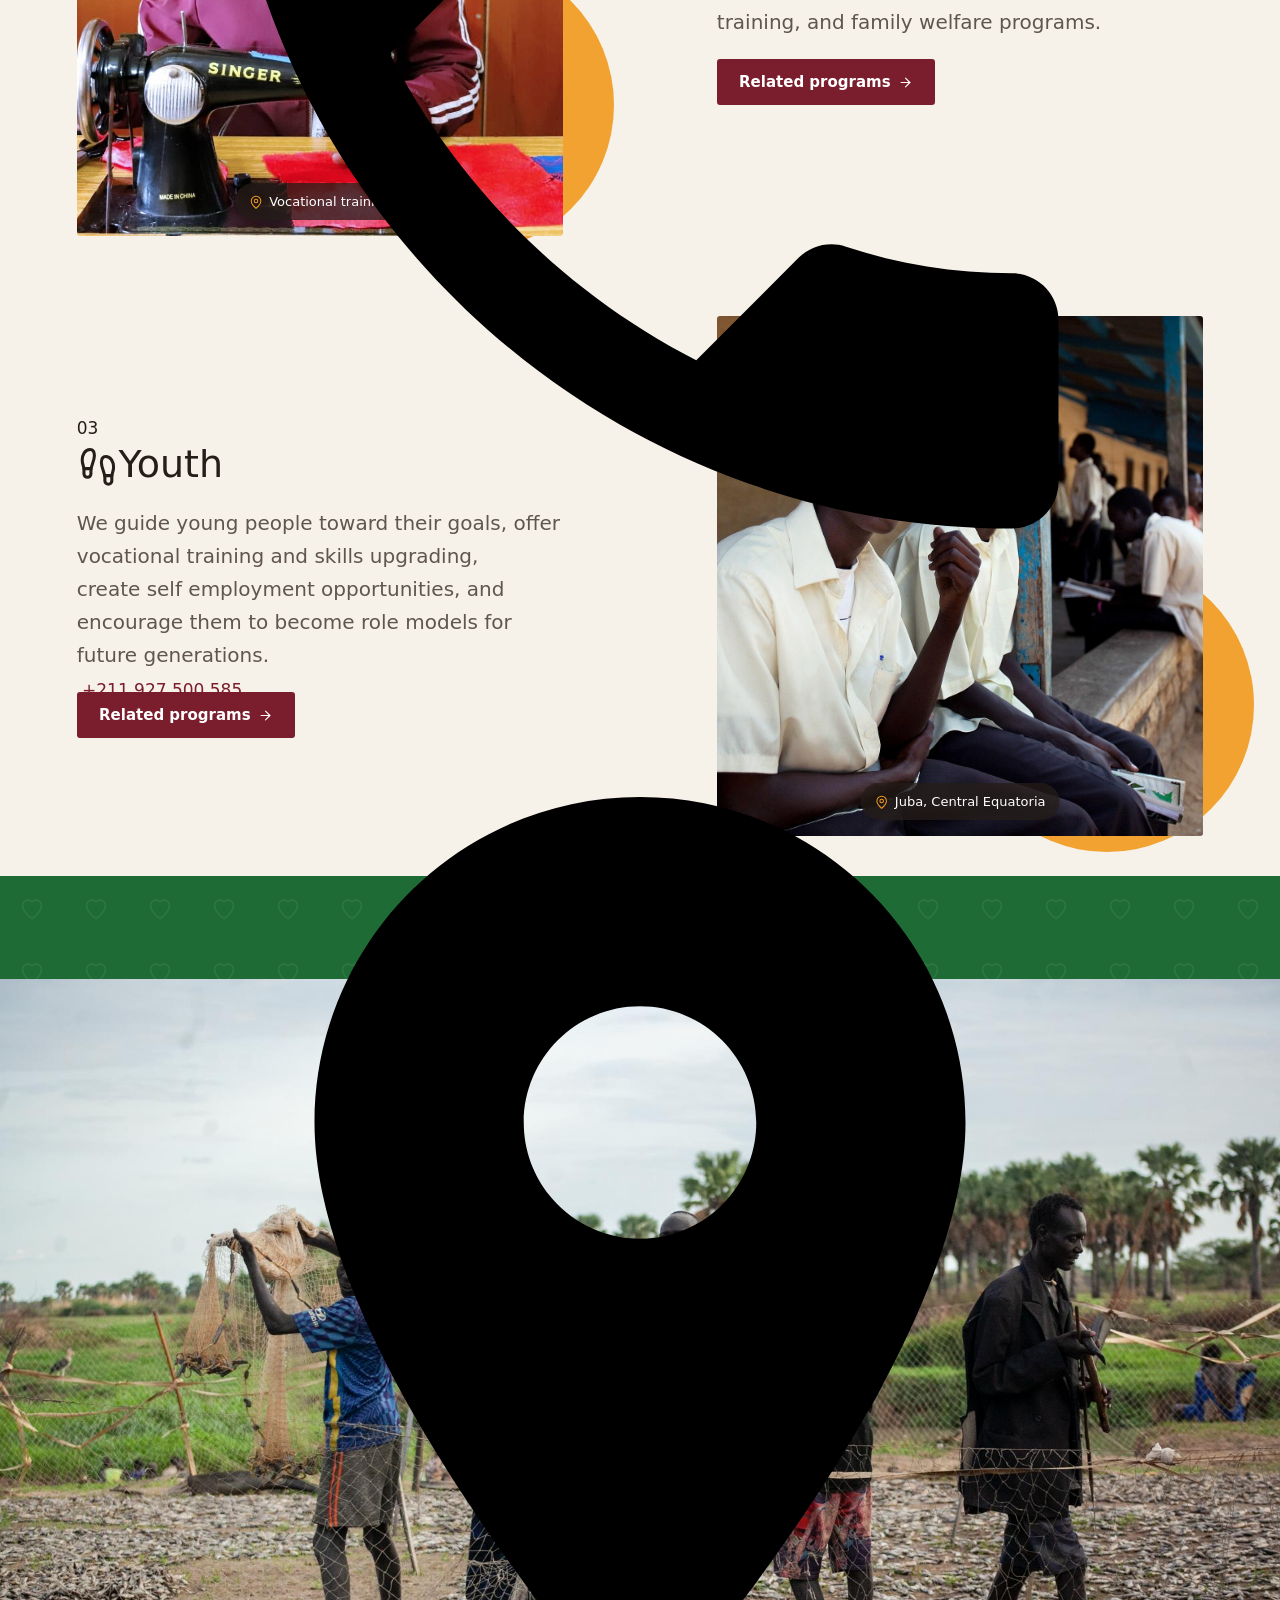
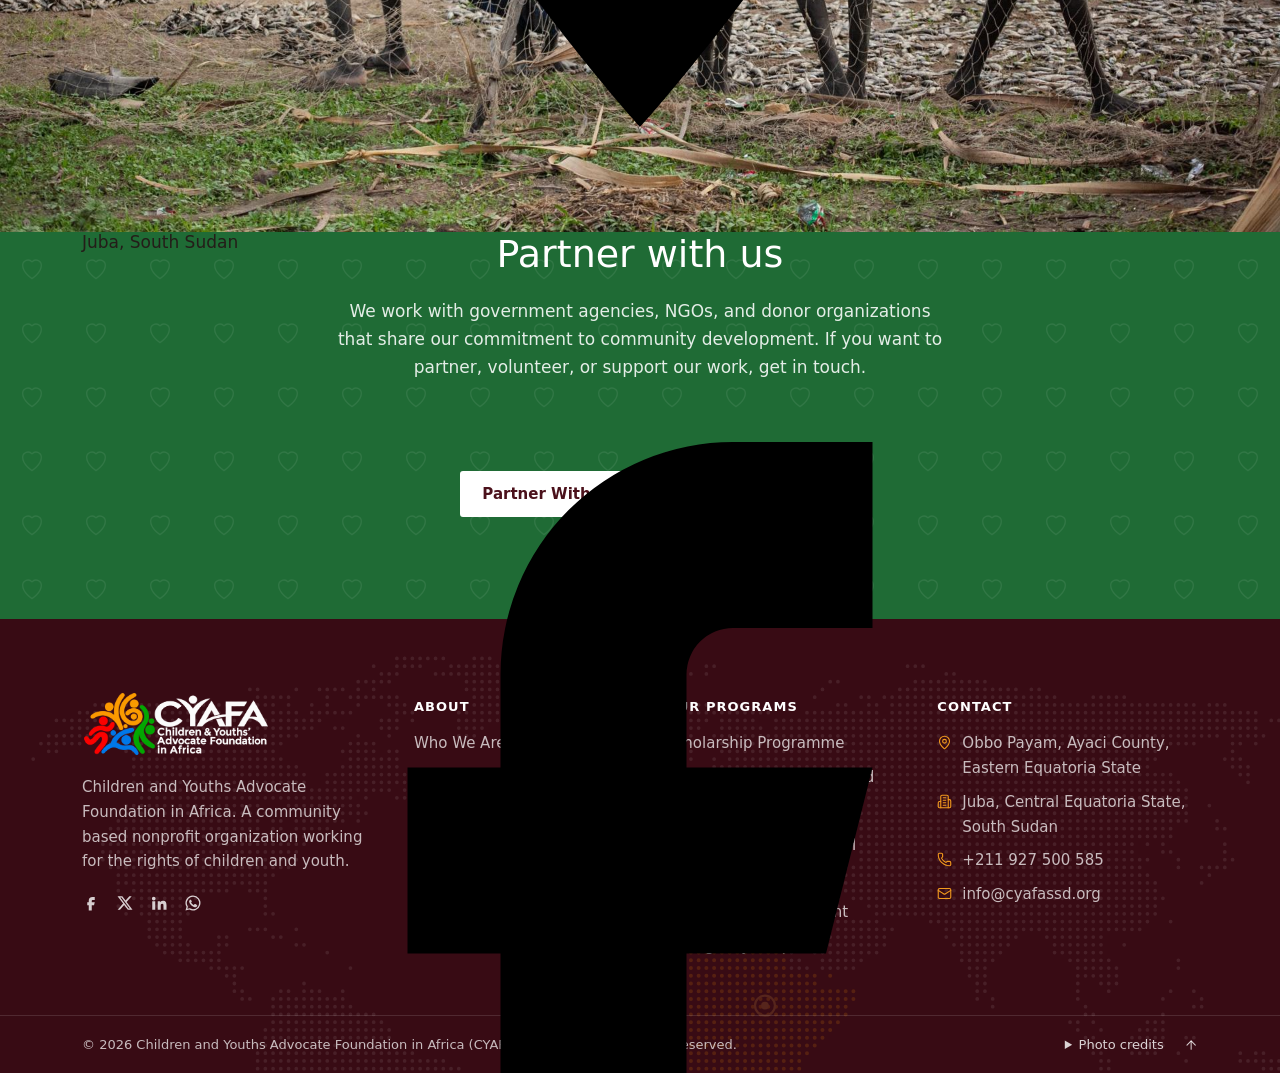
<file: serve.html>
<!DOCTYPE html>
<html lang="en">
<head>
  <meta charset="UTF-8">
  <meta name="viewport" content="width=device-width, initial-scale=1.0">
  <title>Who We Serve | CYAFA South Sudan</title>
  <meta name="description" content="CYAFA South Sudan serves children, women and youth.">
  <meta name="theme-color" content="#5a1421">
  <link rel="icon" href="favicon.ico" sizes="any">
  <link rel="icon" type="image/png" sizes="32x32" href="favicon-32x32.png">
  <link rel="icon" type="image/png" sizes="16x16" href="favicon-16x16.png">
  <link rel="apple-touch-icon" href="apple-touch-icon.png">
  <link rel="manifest" href="site.webmanifest">
  <link rel="preconnect" href="https://fonts.googleapis.com">
  <link rel="preconnect" href="https://fonts.gstatic.com" crossorigin>
  <link href="https://fonts.googleapis.com/css2?family=Fraunces:opsz,wght@9..144,400..800&family=Figtree:wght@400..800&display=swap" rel="stylesheet">
  <link rel="stylesheet" href="styles.css?v=16">
  <script>document.documentElement.classList.add('js');try{if(!sessionStorage.getItem('cyafa-loaded'))document.documentElement.classList.add('preloading')}catch(e){}</script>
</head>
<body>
  <div class="preloader" aria-hidden="true">
    <div class="preloader-inner">
      <img src="images/cyafa-logo.png" alt="" width="640" height="240">
      <span class="preloader-bar"><span></span></span>
    </div>
  </div>

  <!-- HEADER -->
  <header class="site-header" id="top">
    <div class="topbar">
      <div class="container topbar-inner">
        <div class="topbar-info">
          <a href="mailto:info@cyafassd.org"><svg viewBox="0 0 24 24" aria-hidden="true"><path d="M20 4H4c-1.1 0-1.99.9-1.99 2L2 18c0 1.1.9 2 2 2h16c1.1 0 2-.9 2-2V6c0-1.1-.9-2-2-2zm0 4l-8 5-8-5V6l8 5 8-5v2z"/></svg>info@cyafassd.org</a>
          <a href="tel:+211927500585"><svg viewBox="0 0 24 24" aria-hidden="true"><path d="M6.62 10.79c1.44 2.83 3.76 5.14 6.59 6.59l2.2-2.2c.27-.27.67-.36 1.02-.24 1.12.37 2.33.57 3.57.57.55 0 1 .45 1 1V20c0 .55-.45 1-1 1-9.39 0-17-7.61-17-17 0-.55.45-1 1-1h3.5c.55 0 1 .45 1 1 0 1.25.2 2.45.57 3.57.11.35.03.74-.25 1.02l-2.2 2.2z"/></svg>+211 927 500 585</a>
          <span class="hide-sm"><svg viewBox="0 0 24 24" aria-hidden="true"><path d="M12 2C8.13 2 5 5.13 5 9c0 5.25 7 13 7 13s7-7.75 7-13c0-3.87-3.13-7-7-7zm0 9.5c-1.38 0-2.5-1.12-2.5-2.5s1.12-2.5 2.5-2.5 2.5 1.12 2.5 2.5-1.12 2.5-2.5 2.5z"/></svg>Juba, South Sudan</span>
        </div>
        <div class="topbar-social" aria-label="Social media">
          <!-- TODO: replace # with CYAFA's real social media links -->
          <a href="#" aria-label="Facebook"><svg viewBox="0 0 24 24"><path d="M14 8h3V4h-3a5 5 0 0 0-5 5v2H7v4h2v7h4v-7h3l1-4h-4V9a1 1 0 0 1 1-1z"/></svg></a>
          <a href="#" aria-label="X (Twitter)"><svg viewBox="0 0 24 24"><path d="M17.8 3h3.1l-6.8 7.8L22 21h-6.2l-4.9-6.4L5.3 21H2.2l7.3-8.3L2 3h6.4l4.4 5.8L17.8 3zm-1.1 16.2h1.7L7.4 4.7H5.6l11.1 14.5z"/></svg></a>
          <a href="#" aria-label="LinkedIn"><svg viewBox="0 0 24 24"><path d="M4.98 3.5a2.5 2.5 0 1 1 0 5 2.5 2.5 0 0 1 0-5zM3 9.5h4V21H3V9.5zm6.5 0h3.8v1.6h.1c.5-1 1.8-2 3.8-2 4 0 4.8 2.6 4.8 6V21h-4v-5.1c0-1.2 0-2.8-1.7-2.8s-2 1.3-2 2.7V21h-4V9.5z"/></svg></a>
        </div>
      </div>
    </div>
    <div class="mainbar">
      <div class="container mainbar-inner">
        <a href="index.html" class="brand" aria-label="CYAFA South Sudan home">
          <img src="images/cyafa-logo.png" alt="CYAFA South Sudan" class="brand-logo" width="640" height="240">
        </a>
        <nav id="site-nav" class="site-nav" aria-label="Main">
          <a href="index.html" class="nav-link">Home</a>

          <div class="nav-item has-sub">
            <a href="about.html" class="nav-link" aria-current="page">About</a>
            <button class="sub-toggle" aria-expanded="false" aria-controls="mega-about" aria-label="Show About pages"><i data-lucide="chevron-down"></i></button>
            <div class="mega" id="mega-about">
              <div class="container mega-inner mega-about">
                <div class="mega-col">
                  <p class="mega-title">About us</p>
                  <ul class="mega-links">
                <li><a href="about.html"><span class="sub-ic"><i data-lucide="info"></i></span><span><strong>Who We Are</strong><small>Mission, vision and goal</small></span></a></li>
                <li><a href="serve.html" aria-current="page"><span class="sub-ic"><i data-lucide="users"></i></span><span><strong>Who We Serve</strong><small>Children, women and youth</small></span></a></li>
                <li><a href="values.html"><span class="sub-ic"><i data-lucide="heart-handshake"></i></span><span><strong>Values &amp; Principles</strong><small>What guides our work</small></span></a></li>
                  </ul>
                </div>
                <a href="about.html" class="mega-feature">
                  <img src="images/children-kimotong.jpg" alt="" loading="lazy">
                  <span class="mega-feature-text"><small>Our Mission</small>To advocate for the rights of children and youth in the most marginalized communities in Africa.</span>
                </a>
                <div class="mega-col mega-contact">
                  <p class="mega-title">Contact</p>
                  <p><strong>Mr. Odoch Nelson Ochan</strong><br>Executive Director</p>
                  <p><a href="mailto:info@cyafassd.org">info@cyafassd.org</a><br><a href="tel:+211927500585">+211 927 500 585</a></p>
                  <a href="contact.html" class="link-arrow">Contact us <i data-lucide="arrow-right"></i></a>
                </div>
              </div>
            </div>
          </div>

          <div class="nav-item has-sub">
            <a href="work.html" class="nav-link">Our Work</a>
            <button class="sub-toggle" aria-expanded="false" aria-controls="mega-work" aria-label="Show programs"><i data-lucide="chevron-down"></i></button>
            <div class="mega" id="mega-work">
              <div class="container mega-inner mega-work">
                <div class="mega-col">
                  <p class="mega-title">Our programs</p>
                  <ul class="mega-programs">
                <li><a href="scholarship.html"><i data-lucide="award"></i>Scholarship Programme</a></li>
                <li><a href="work.html#education"><i data-lucide="graduation-cap"></i>Education</a></li>
                <li><a href="work.html#health"><i data-lucide="heart-pulse"></i>Health, Nutrition &amp; WASH</a></li>
                <li><a href="work.html#women"><i data-lucide="hand-heart"></i>Women's Empowerment</a></li>
                <li><a href="work.html#youth"><i data-lucide="users"></i>Youth Empowerment</a></li>
                <li><a href="work.html#livelihoods"><i data-lucide="piggy-bank"></i>Livelihoods</a></li>
                <li><a href="work.html#environment"><i data-lucide="leaf"></i>Environment &amp; Agriculture</a></li>
                <li><a href="work.html#legal-aid"><i data-lucide="scale"></i>Child Protection &amp; Legal Aid</a></li>
                <li><a href="work.html#peacebuilding"><i data-lucide="landmark"></i>Peacebuilding &amp; Human Rights</a></li>
                <li><a href="work.html#emergency"><i data-lucide="siren"></i>Emergency Response</a></li>
                <li><a href="work.html#drug-abuse"><i data-lucide="shield-plus"></i>Drug Abuse Prevention</a></li>
                <li><a href="work.html#resource-center"><i data-lucide="library"></i>Resource Center</a></li>
                  </ul>
                </div>
                <a href="work.html" class="mega-feature">
                  <img src="images/education.jpg" alt="" loading="lazy">
                  <span class="mega-feature-text"><small>Our Work</small>See all programs <i data-lucide="arrow-right"></i></span>
                </a>
              </div>
            </div>
          </div>

          <div class="nav-item has-sub">
            <a href="scholarship.html" class="nav-link">Scholarships</a>
            <button class="sub-toggle" aria-expanded="false" aria-controls="mega-scholarship" aria-label="Show Scholarship Programme sections"><i data-lucide="chevron-down"></i></button>
            <div class="mega" id="mega-scholarship">
              <div class="container mega-inner mega-scholar">
                <div class="mega-col">
                  <p class="mega-title">Scholarship Programme</p>
                  <ul class="mega-links mega-links-2">
                <li><a href="scholarship.html#categories"><span class="sub-ic"><i data-lucide="layers"></i></span><span><strong>Scholarship Categories</strong><small>Eight areas of education support</small></span></a></li>
                <li><a href="scholarship.html#eligibility"><span class="sub-ic"><i data-lucide="list-checks"></i></span><span><strong>Who Can Apply</strong><small>Eligibility and requirements</small></span></a></li>
                <li><a href="scholarship.html#how-it-works"><span class="sub-ic"><i data-lucide="route"></i></span><span><strong>How It Works</strong><small>From application to selection</small></span></a></li>
                <li><a href="scholarship.html#apply"><span class="sub-ic"><i data-lucide="message-square"></i></span><span><strong>Apply &amp; Enquiries</strong><small>Get official guidance</small></span></a></li>
                <li><a href="scholarship.html#support"><span class="sub-ic"><i data-lucide="heart-handshake"></i></span><span><strong>Support a Student</strong><small>Sponsors and partners</small></span></a></li>
                <li><a href="scholarship.html#download"><span class="sub-ic"><i data-lucide="file-down"></i></span><span><strong>Scholarship Framework</strong><small>Download the PDF</small></span></a></li>
                  </ul>
                </div>
                <a href="scholarship.html" class="mega-feature">
                  <img src="images/scholarship/reading-800.jpg" alt="" loading="lazy">
                  <span class="mega-feature-text"><small>Scholarship Programme</small>Helping vulnerable children stay in school <i data-lucide="arrow-right"></i></span>
                </a>
              </div>
            </div>
          </div>
          <a href="contact.html" class="nav-link">Contact</a>
          <a href="contact.html#partner" class="btn btn-gold nav-cta">Partner With Us <i data-lucide="arrow-right"></i></a>
        </nav>
        <button class="nav-toggle" aria-expanded="false" aria-controls="site-nav" aria-label="Open menu">
          <span></span><span></span><span></span>
        </button>
      </div>
    </div>
  </header>

  <main>

    <section class="page-hero on-photo">
      <img src="images/hero-schoolchildren.jpg" alt="" style="object-position: center 40%">
      <div class="container">
        <nav class="breadcrumb" aria-label="Breadcrumb"><a href="index.html">Home</a><i data-lucide="chevron-right"></i><a href="about.html">About</a><i data-lucide="chevron-right"></i><span>Who We Serve</span></nav>
        <h1>Who We Serve</h1>
      </div>
    </section>


    <section class="panel">
      <div class="panel-media"><img src="images/children-yambio.jpg" alt="A group of children standing together in Yambio" loading="lazy" style="object-position: center"><span class="panel-tag"><i data-lucide="map-pin"></i>Yambio, Western Equatoria</span></div>
      <div class="panel-body reveal">
        <span class="panel-num" aria-hidden="true">01</span>
        <h2><span class="ic"><i data-lucide="baby"></i></span>Children</h2>
        <p>We support healthy personality development, vocational skills, and professional development for long term sustainability.</p>
        <div><a href="work.html#legal-aid" class="btn btn-primary">Related programs <i data-lucide="arrow-right"></i></a></div>
      </div>
    </section>

    <section class="panel">
      <div class="panel-media"><img src="images/women-tailoring.jpg" alt="A young woman sewing on a tailoring machine" loading="lazy" style="object-position: center 30%"><span class="panel-tag"><i data-lucide="map-pin"></i>Vocational training</span></div>
      <div class="panel-body reveal">
        <span class="panel-num" aria-hidden="true">02</span>
        <h2><span class="ic"><i data-lucide="user-round"></i></span>Women</h2>
        <p>We identify poor women and help them earn an income through self help groups, vocational training, and family welfare programs.</p>
        <div><a href="work.html#women" class="btn btn-primary">Related programs <i data-lucide="arrow-right"></i></a></div>
      </div>
    </section>

    <section class="panel">
      <div class="panel-media"><img src="images/youth-students.jpg" alt="Secondary school students in Juba" loading="lazy" style="object-position: center"><span class="panel-tag"><i data-lucide="map-pin"></i>Juba, Central Equatoria</span></div>
      <div class="panel-body reveal">
        <span class="panel-num" aria-hidden="true">03</span>
        <h2><span class="ic"><i data-lucide="footprints"></i></span>Youth</h2>
        <p>We guide young people toward their goals, offer vocational training and skills upgrading, create self employment opportunities, and encourage them to become role models for future generations.</p>
        <div><a href="work.html#youth" class="btn btn-primary">Related programs <i data-lucide="arrow-right"></i></a></div>
      </div>
    </section>

    <section class="cta-band">
      <img src="images/livelihoods-fishing.jpg" alt="" loading="lazy" style="object-position: center">
      <div class="container">
        <div class="cta-copy reveal">
          <h2>Partner with us</h2>
          <p>We work with government agencies, NGOs, and donor organizations that share our commitment to community development. If you want to partner, volunteer, or support our work, get in touch.</p>
        </div>
        <div class="hero-actions reveal"><a href="contact.html#partner" class="btn btn-light">Partner With Us <i data-lucide="arrow-right"></i></a><a href="contact.html" class="btn btn-outline">Contact Us</a></div>
      </div>
    </section>

  </main>

  <!-- FOOTER -->
  <footer class="site-footer">
    <div class="container footer-grid">
      <div class="footer-brand">
        <a href="index.html" class="brand">
          <img src="images/cyafa-logo.png" alt="CYAFA South Sudan" class="brand-logo" width="640" height="240">
        </a>
        <p>Children and Youths Advocate Foundation in Africa. A community based nonprofit organization working for the rights of children and youth.</p>
        <div class="footer-social" aria-label="Social media">
          <!-- TODO: replace # with CYAFA's real social media links -->
          <a href="#" aria-label="Facebook"><svg viewBox="0 0 24 24"><path d="M14 8h3V4h-3a5 5 0 0 0-5 5v2H7v4h2v7h4v-7h3l1-4h-4V9a1 1 0 0 1 1-1z"/></svg></a>
          <a href="#" aria-label="X (Twitter)"><svg viewBox="0 0 24 24"><path d="M17.8 3h3.1l-6.8 7.8L22 21h-6.2l-4.9-6.4L5.3 21H2.2l7.3-8.3L2 3h6.4l4.4 5.8L17.8 3zm-1.1 16.2h1.7L7.4 4.7H5.6l11.1 14.5z"/></svg></a>
          <a href="#" aria-label="LinkedIn"><svg viewBox="0 0 24 24"><path d="M4.98 3.5a2.5 2.5 0 1 1 0 5 2.5 2.5 0 0 1 0-5zM3 9.5h4V21H3V9.5zm6.5 0h3.8v1.6h.1c.5-1 1.8-2 3.8-2 4 0 4.8 2.6 4.8 6V21h-4v-5.1c0-1.2 0-2.8-1.7-2.8s-2 1.3-2 2.7V21h-4V9.5z"/></svg></a>
          <a href="https://wa.me/211927500585" aria-label="WhatsApp"><svg viewBox="0 0 24 24"><path d="M12 2a10 10 0 0 0-8.6 15.1L2 22l5-1.3A10 10 0 1 0 12 2zm0 18.2a8.2 8.2 0 0 1-4.2-1.1l-.3-.2-3 .8.8-2.9-.2-.3A8.2 8.2 0 1 1 12 20.2zm4.5-6.1c-.2-.1-1.5-.7-1.7-.8-.2-.1-.4-.1-.6.1l-.8 1c-.1.2-.3.2-.5.1a6.7 6.7 0 0 1-3.3-2.9c-.3-.4.2-.4.7-1.4.1-.2 0-.3 0-.4l-.8-1.8c-.2-.5-.4-.4-.6-.4h-.5a1 1 0 0 0-.7.3 3 3 0 0 0-.9 2.2 5.2 5.2 0 0 0 1.1 2.8 11.9 11.9 0 0 0 4.6 4c1.7.7 2.4.8 3.2.7.5-.1 1.5-.6 1.8-1.2.2-.6.2-1.1.1-1.2l-.4-.3z"/></svg></a>
        </div>
      </div>
      <div class="footer-col">
        <h3>About</h3>
        <ul>
          <li><a href="about.html">Who We Are</a></li>
          <li><a href="serve.html">Who We Serve</a></li>
          <li><a href="values.html">Values &amp; Principles</a></li>
          <li><a href="contact.html#partner">Partner With Us</a></li>
          <li><a href="contact.html">Contact</a></li>
        </ul>
      </div>
      <div class="footer-col">
        <h3>Our Programs</h3>
        <ul>
          <li><a href="scholarship.html">Scholarship Programme</a></li>
          <li><a href="work.html#legal-aid">Child Protection &amp; Legal Aid</a></li>
          <li><a href="work.html#education">Education</a></li>
          <li><a href="work.html#health">Health, Nutrition &amp; WASH</a></li>
          <li><a href="work.html#youth">Youth Empowerment</a></li>
          <li><a href="work.html#women">Women's Empowerment</a></li>
          <li><a href="work.html#emergency">Emergency Response</a></li>
        </ul>
      </div>
      <div class="footer-col">
        <h3>Contact</h3>
        <ul class="footer-contact">
          <li><i data-lucide="map-pin"></i><span>Obbo Payam, Ayaci County, Eastern Equatoria State</span></li>
          <li><i data-lucide="building-2"></i><span>Juba, Central Equatoria State, South Sudan</span></li>
          <li><i data-lucide="phone"></i><a href="tel:+211927500585">+211 927 500 585</a></li>
          <li><i data-lucide="mail"></i><a href="mailto:info@cyafassd.org">info@cyafassd.org</a></li>
        </ul>
      </div>
    </div>
    <div class="footer-bottom">
      <div class="container footer-bottom-inner">
        <p>&copy; <span id="year">2026</span> Children and Youths Advocate Foundation in Africa (CYAFA) South Sudan. All rights reserved.</p>
        <details class="credits">
          <summary>Photo credits</summary>
          <ul>
            <li>Schoolchildren: Karl Grobl / Education Development Center, <a href="https://commons.wikimedia.org/wiki/File:USAID-funded_Southern_Sudan_Interactive_Radio_Instruction_project.jpg">public domain</a></li>
            <li>Kimotong: Diego Delso, CC BY-SA 4.0 (<a href="https://commons.wikimedia.org/wiki/File:Tribu_Laarim,_Kimotong,_Sud%C3%A1n_del_Sur,_2024-01-23,_DD_15.jpg">children</a>, <a href="https://commons.wikimedia.org/wiki/File:Tribu_Laarim,_Kimotong,_Sud%C3%A1n_del_Sur,_2024-01-25,_DD_19.jpg">goat herding</a>)</li>
            <li>Mundari woman, Terekeka: Diego Delso, <a href="https://commons.wikimedia.org/wiki/File:Campamento_de_ganado_de_la_tribu_Mundari,_Terekeka,_Sud%C3%A1n_del_Sur,_2024-01-28,_DD_157.jpg">CC BY-SA 4.0</a></li>
            <li>Lomoraronald, CC BY-SA 4.0 (<a href="https://commons.wikimedia.org/wiki/File:Refugee_children_studying_under_a_tree.jpg">learning under a tree</a>, <a href="https://commons.wikimedia.org/wiki/File:South_Sudanese_refugee_children_stuying_under_the_tree.jpg">outdoor class</a>, <a href="https://commons.wikimedia.org/wiki/File:Youths_preparing_the_fishing_nets_ready_to_be_used_in_South_Sudan.png">fishing nets</a>)</li>
            <li>Children in Yambio: Masiya, <a href="https://commons.wikimedia.org/wiki/File:Children_in_Yambio,_Western_Equatoria,_South_Sudan_(28_05_2009).jpg">CC BY-SA 3.0</a></li>
            <li>Safe water: Oxfam East Africa, <a href="https://commons.wikimedia.org/wiki/File:A_volunteer_in_the_Awerial_settlement_is_shown_how_to_make_a_chlorinated_solution_which_can_be_added_to_water_from_the_River_Nile_to_make_it_safe._(11978691436).jpg">CC BY 2.0</a></li>
            <li>Tailoring: Oliversamson1, <a href="https://commons.wikimedia.org/wiki/File:A_Young_South_Sudanese_Woman_Tailoring_%E2%80%94_Traditional_Craft_and_Livelihood,_South_Sudan_2026.jpg">CC0</a></li>
            <li>Secondary students, Juba: B. Desrus, <a href="https://commons.wikimedia.org/wiki/File:Secondary_school_Sudanese_students_during_a_break_at_Supiri_Secondary_School_in_Juba,_South_Sudan._The_school_is_mix_boys_and_girls.jpg">CC BY-SA 3.0 IGO</a></li>
            <li>Boys reading, Zambia: USAID in Africa, <a href="https://commons.wikimedia.org/wiki/File:Zambian_Boys_Reading_and_Laughing_(15349199369).jpg">public domain</a></li>
          </ul>
        </details>
        <a href="#top" class="back-top" aria-label="Back to top"><i data-lucide="arrow-up"></i></a>
      </div>
    </div>
  </footer>

  <script src="js/lucide.min.js"></script>
  <script src="script.js"></script>
</body>
</html>
</file>
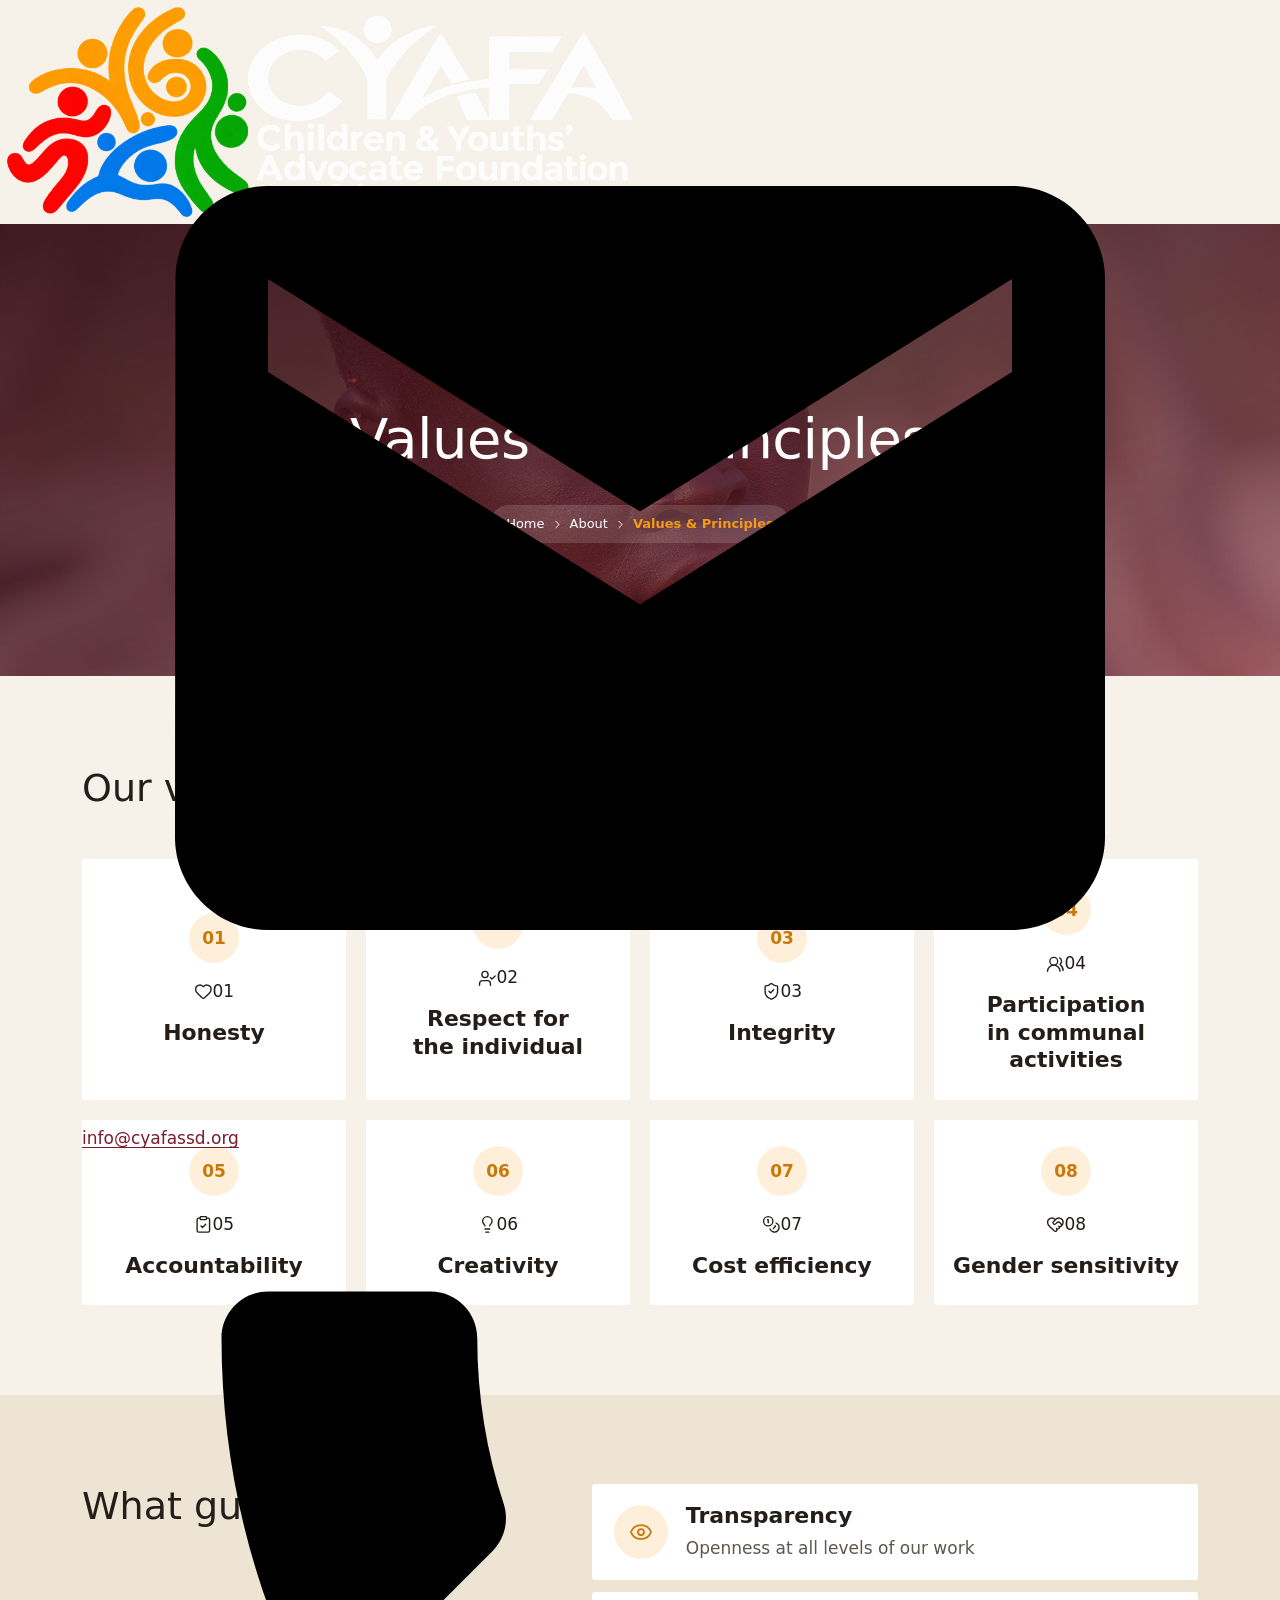
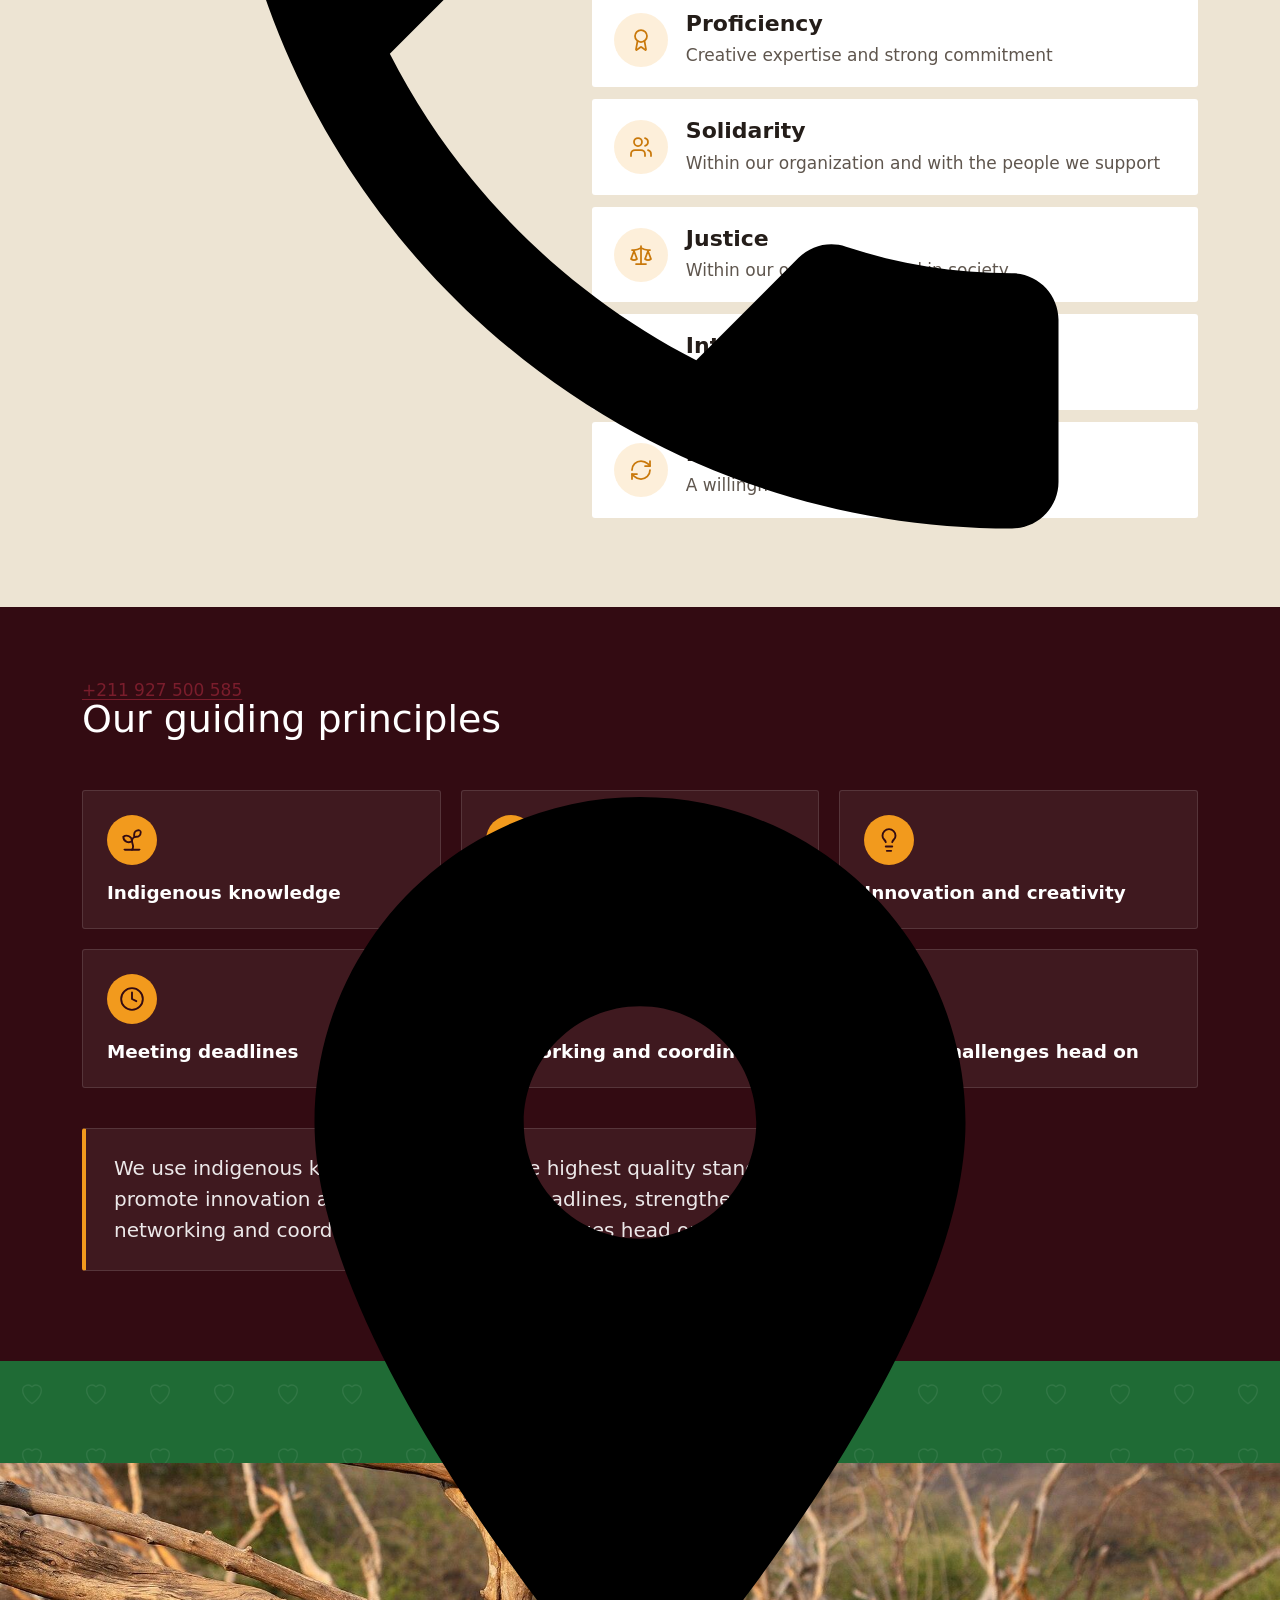
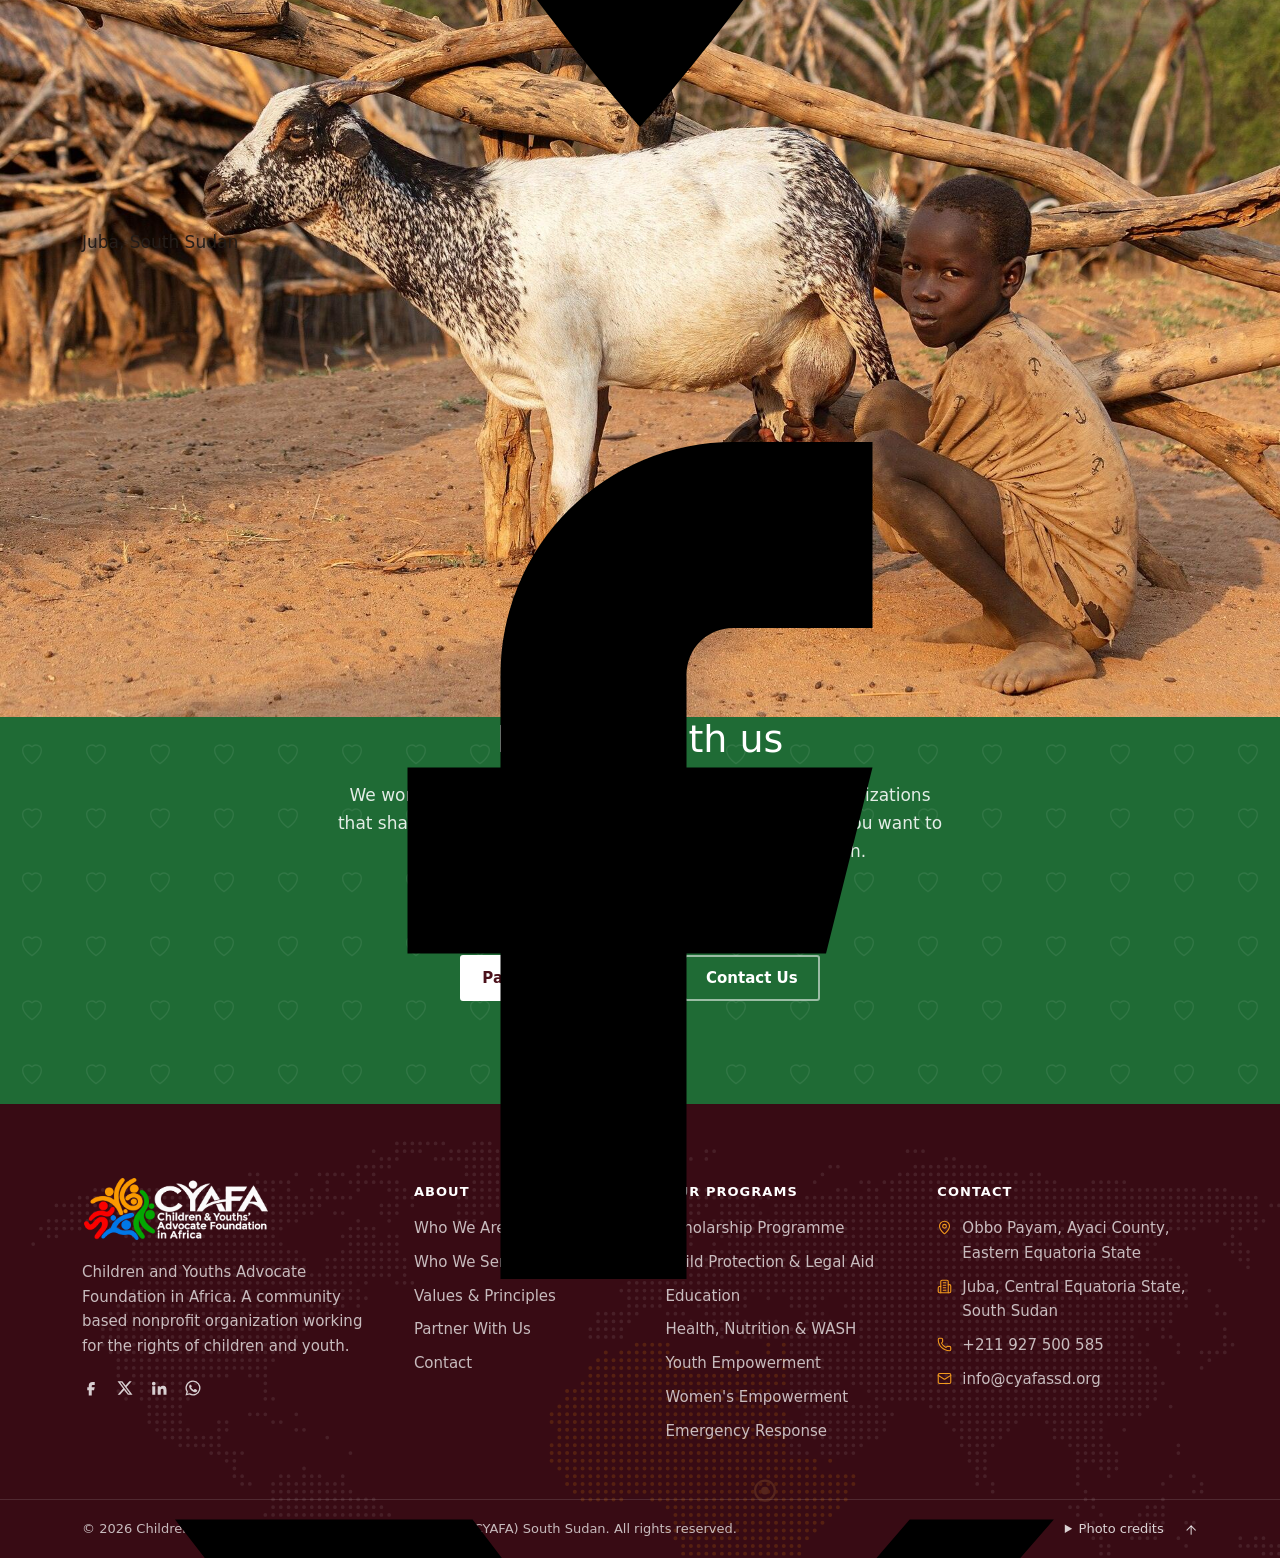
<file: values.html>
<!DOCTYPE html>
<html lang="en">
<head>
  <meta charset="UTF-8">
  <meta name="viewport" content="width=device-width, initial-scale=1.0">
  <title>Values and Principles | CYAFA South Sudan</title>
  <meta name="description" content="The values and guiding principles of CYAFA South Sudan.">
  <meta name="theme-color" content="#5a1421">
  <link rel="icon" href="favicon.ico" sizes="any">
  <link rel="icon" type="image/png" sizes="32x32" href="favicon-32x32.png">
  <link rel="icon" type="image/png" sizes="16x16" href="favicon-16x16.png">
  <link rel="apple-touch-icon" href="apple-touch-icon.png">
  <link rel="manifest" href="site.webmanifest">
  <link rel="preconnect" href="https://fonts.googleapis.com">
  <link rel="preconnect" href="https://fonts.gstatic.com" crossorigin>
  <link href="https://fonts.googleapis.com/css2?family=Fraunces:opsz,wght@9..144,400..800&family=Figtree:wght@400..800&display=swap" rel="stylesheet">
  <link rel="stylesheet" href="styles.css?v=16">
  <script>document.documentElement.classList.add('js');try{if(!sessionStorage.getItem('cyafa-loaded'))document.documentElement.classList.add('preloading')}catch(e){}</script>
</head>
<body>
  <div class="preloader" aria-hidden="true">
    <div class="preloader-inner">
      <img src="images/cyafa-logo.png" alt="" width="640" height="240">
      <span class="preloader-bar"><span></span></span>
    </div>
  </div>

  <!-- HEADER -->
  <header class="site-header" id="top">
    <div class="topbar">
      <div class="container topbar-inner">
        <div class="topbar-info">
          <a href="mailto:info@cyafassd.org"><svg viewBox="0 0 24 24" aria-hidden="true"><path d="M20 4H4c-1.1 0-1.99.9-1.99 2L2 18c0 1.1.9 2 2 2h16c1.1 0 2-.9 2-2V6c0-1.1-.9-2-2-2zm0 4l-8 5-8-5V6l8 5 8-5v2z"/></svg>info@cyafassd.org</a>
          <a href="tel:+211927500585"><svg viewBox="0 0 24 24" aria-hidden="true"><path d="M6.62 10.79c1.44 2.83 3.76 5.14 6.59 6.59l2.2-2.2c.27-.27.67-.36 1.02-.24 1.12.37 2.33.57 3.57.57.55 0 1 .45 1 1V20c0 .55-.45 1-1 1-9.39 0-17-7.61-17-17 0-.55.45-1 1-1h3.5c.55 0 1 .45 1 1 0 1.25.2 2.45.57 3.57.11.35.03.74-.25 1.02l-2.2 2.2z"/></svg>+211 927 500 585</a>
          <span class="hide-sm"><svg viewBox="0 0 24 24" aria-hidden="true"><path d="M12 2C8.13 2 5 5.13 5 9c0 5.25 7 13 7 13s7-7.75 7-13c0-3.87-3.13-7-7-7zm0 9.5c-1.38 0-2.5-1.12-2.5-2.5s1.12-2.5 2.5-2.5 2.5 1.12 2.5 2.5-1.12 2.5-2.5 2.5z"/></svg>Juba, South Sudan</span>
        </div>
        <div class="topbar-social" aria-label="Social media">
          <!-- TODO: replace # with CYAFA's real social media links -->
          <a href="#" aria-label="Facebook"><svg viewBox="0 0 24 24"><path d="M14 8h3V4h-3a5 5 0 0 0-5 5v2H7v4h2v7h4v-7h3l1-4h-4V9a1 1 0 0 1 1-1z"/></svg></a>
          <a href="#" aria-label="X (Twitter)"><svg viewBox="0 0 24 24"><path d="M17.8 3h3.1l-6.8 7.8L22 21h-6.2l-4.9-6.4L5.3 21H2.2l7.3-8.3L2 3h6.4l4.4 5.8L17.8 3zm-1.1 16.2h1.7L7.4 4.7H5.6l11.1 14.5z"/></svg></a>
          <a href="#" aria-label="LinkedIn"><svg viewBox="0 0 24 24"><path d="M4.98 3.5a2.5 2.5 0 1 1 0 5 2.5 2.5 0 0 1 0-5zM3 9.5h4V21H3V9.5zm6.5 0h3.8v1.6h.1c.5-1 1.8-2 3.8-2 4 0 4.8 2.6 4.8 6V21h-4v-5.1c0-1.2 0-2.8-1.7-2.8s-2 1.3-2 2.7V21h-4V9.5z"/></svg></a>
        </div>
      </div>
    </div>
    <div class="mainbar">
      <div class="container mainbar-inner">
        <a href="index.html" class="brand" aria-label="CYAFA South Sudan home">
          <img src="images/cyafa-logo.png" alt="CYAFA South Sudan" class="brand-logo" width="640" height="240">
        </a>
        <nav id="site-nav" class="site-nav" aria-label="Main">
          <a href="index.html" class="nav-link">Home</a>

          <div class="nav-item has-sub">
            <a href="about.html" class="nav-link" aria-current="page">About</a>
            <button class="sub-toggle" aria-expanded="false" aria-controls="mega-about" aria-label="Show About pages"><i data-lucide="chevron-down"></i></button>
            <div class="mega" id="mega-about">
              <div class="container mega-inner mega-about">
                <div class="mega-col">
                  <p class="mega-title">About us</p>
                  <ul class="mega-links">
                <li><a href="about.html"><span class="sub-ic"><i data-lucide="info"></i></span><span><strong>Who We Are</strong><small>Mission, vision and goal</small></span></a></li>
                <li><a href="serve.html"><span class="sub-ic"><i data-lucide="users"></i></span><span><strong>Who We Serve</strong><small>Children, women and youth</small></span></a></li>
                <li><a href="values.html" aria-current="page"><span class="sub-ic"><i data-lucide="heart-handshake"></i></span><span><strong>Values &amp; Principles</strong><small>What guides our work</small></span></a></li>
                  </ul>
                </div>
                <a href="about.html" class="mega-feature">
                  <img src="images/children-kimotong.jpg" alt="" loading="lazy">
                  <span class="mega-feature-text"><small>Our Mission</small>To advocate for the rights of children and youth in the most marginalized communities in Africa.</span>
                </a>
                <div class="mega-col mega-contact">
                  <p class="mega-title">Contact</p>
                  <p><strong>Mr. Odoch Nelson Ochan</strong><br>Executive Director</p>
                  <p><a href="mailto:info@cyafassd.org">info@cyafassd.org</a><br><a href="tel:+211927500585">+211 927 500 585</a></p>
                  <a href="contact.html" class="link-arrow">Contact us <i data-lucide="arrow-right"></i></a>
                </div>
              </div>
            </div>
          </div>

          <div class="nav-item has-sub">
            <a href="work.html" class="nav-link">Our Work</a>
            <button class="sub-toggle" aria-expanded="false" aria-controls="mega-work" aria-label="Show programs"><i data-lucide="chevron-down"></i></button>
            <div class="mega" id="mega-work">
              <div class="container mega-inner mega-work">
                <div class="mega-col">
                  <p class="mega-title">Our programs</p>
                  <ul class="mega-programs">
                <li><a href="scholarship.html"><i data-lucide="award"></i>Scholarship Programme</a></li>
                <li><a href="work.html#education"><i data-lucide="graduation-cap"></i>Education</a></li>
                <li><a href="work.html#health"><i data-lucide="heart-pulse"></i>Health, Nutrition &amp; WASH</a></li>
                <li><a href="work.html#women"><i data-lucide="hand-heart"></i>Women's Empowerment</a></li>
                <li><a href="work.html#youth"><i data-lucide="users"></i>Youth Empowerment</a></li>
                <li><a href="work.html#livelihoods"><i data-lucide="piggy-bank"></i>Livelihoods</a></li>
                <li><a href="work.html#environment"><i data-lucide="leaf"></i>Environment &amp; Agriculture</a></li>
                <li><a href="work.html#legal-aid"><i data-lucide="scale"></i>Child Protection &amp; Legal Aid</a></li>
                <li><a href="work.html#peacebuilding"><i data-lucide="landmark"></i>Peacebuilding &amp; Human Rights</a></li>
                <li><a href="work.html#emergency"><i data-lucide="siren"></i>Emergency Response</a></li>
                <li><a href="work.html#drug-abuse"><i data-lucide="shield-plus"></i>Drug Abuse Prevention</a></li>
                <li><a href="work.html#resource-center"><i data-lucide="library"></i>Resource Center</a></li>
                  </ul>
                </div>
                <a href="work.html" class="mega-feature">
                  <img src="images/education.jpg" alt="" loading="lazy">
                  <span class="mega-feature-text"><small>Our Work</small>See all programs <i data-lucide="arrow-right"></i></span>
                </a>
              </div>
            </div>
          </div>

          <div class="nav-item has-sub">
            <a href="scholarship.html" class="nav-link">Scholarships</a>
            <button class="sub-toggle" aria-expanded="false" aria-controls="mega-scholarship" aria-label="Show Scholarship Programme sections"><i data-lucide="chevron-down"></i></button>
            <div class="mega" id="mega-scholarship">
              <div class="container mega-inner mega-scholar">
                <div class="mega-col">
                  <p class="mega-title">Scholarship Programme</p>
                  <ul class="mega-links mega-links-2">
                <li><a href="scholarship.html#categories"><span class="sub-ic"><i data-lucide="layers"></i></span><span><strong>Scholarship Categories</strong><small>Eight areas of education support</small></span></a></li>
                <li><a href="scholarship.html#eligibility"><span class="sub-ic"><i data-lucide="list-checks"></i></span><span><strong>Who Can Apply</strong><small>Eligibility and requirements</small></span></a></li>
                <li><a href="scholarship.html#how-it-works"><span class="sub-ic"><i data-lucide="route"></i></span><span><strong>How It Works</strong><small>From application to selection</small></span></a></li>
                <li><a href="scholarship.html#apply"><span class="sub-ic"><i data-lucide="message-square"></i></span><span><strong>Apply &amp; Enquiries</strong><small>Get official guidance</small></span></a></li>
                <li><a href="scholarship.html#support"><span class="sub-ic"><i data-lucide="heart-handshake"></i></span><span><strong>Support a Student</strong><small>Sponsors and partners</small></span></a></li>
                <li><a href="scholarship.html#download"><span class="sub-ic"><i data-lucide="file-down"></i></span><span><strong>Scholarship Framework</strong><small>Download the PDF</small></span></a></li>
                  </ul>
                </div>
                <a href="scholarship.html" class="mega-feature">
                  <img src="images/scholarship/reading-800.jpg" alt="" loading="lazy">
                  <span class="mega-feature-text"><small>Scholarship Programme</small>Helping vulnerable children stay in school <i data-lucide="arrow-right"></i></span>
                </a>
              </div>
            </div>
          </div>
          <a href="contact.html" class="nav-link">Contact</a>
          <a href="contact.html#partner" class="btn btn-gold nav-cta">Partner With Us <i data-lucide="arrow-right"></i></a>
        </nav>
        <button class="nav-toggle" aria-expanded="false" aria-controls="site-nav" aria-label="Open menu">
          <span></span><span></span><span></span>
        </button>
      </div>
    </div>
  </header>

  <main>

    <section class="page-hero on-photo">
      <img src="images/woman-portrait.jpg" alt="" style="object-position: center 25%">
      <div class="container">
        <nav class="breadcrumb" aria-label="Breadcrumb"><a href="index.html">Home</a><i data-lucide="chevron-right"></i><a href="about.html">About</a><i data-lucide="chevron-right"></i><span>Values &amp; Principles</span></nav>
        <h1>Values and Principles</h1>
      </div>
    </section>

    <section class="section">
      <div class="container">
        <div class="section-head reveal"><h2>Our values</h2></div>
        <div class="value-tiles">
          <div class="value-tile reveal"><div class="vt-top"><i data-lucide="heart"></i><span>01</span></div><h3>Honesty</h3></div>
          <div class="value-tile reveal"><div class="vt-top"><i data-lucide="user-check"></i><span>02</span></div><h3>Respect for the individual</h3></div>
          <div class="value-tile reveal"><div class="vt-top"><i data-lucide="shield-check"></i><span>03</span></div><h3>Integrity</h3></div>
          <div class="value-tile reveal"><div class="vt-top"><i data-lucide="users-round"></i><span>04</span></div><h3>Participation in communal activities</h3></div>
          <div class="value-tile reveal"><div class="vt-top"><i data-lucide="clipboard-check"></i><span>05</span></div><h3>Accountability</h3></div>
          <div class="value-tile reveal"><div class="vt-top"><i data-lucide="lightbulb"></i><span>06</span></div><h3>Creativity</h3></div>
          <div class="value-tile reveal"><div class="vt-top"><i data-lucide="coins"></i><span>07</span></div><h3>Cost efficiency</h3></div>
          <div class="value-tile reveal"><div class="vt-top"><i data-lucide="heart-handshake"></i><span>08</span></div><h3>Gender sensitivity</h3></div>
        </div>
      </div>
    </section>

    <section class="section section-tint">
      <div class="container split-sticky">
        <div class="sticky reveal"><h2>What guides our work</h2></div>
        <ul class="guide-list">
            <li class="reveal"><span class="gi"><i data-lucide="eye"></i></span><div><h3>Transparency</h3><p>Openness at all levels of our work</p></div></li>
            <li class="reveal"><span class="gi"><i data-lucide="award"></i></span><div><h3>Proficiency</h3><p>Creative expertise and strong commitment</p></div></li>
            <li class="reveal"><span class="gi"><i data-lucide="users"></i></span><div><h3>Solidarity</h3><p>Within our organization and with the people we support</p></div></li>
            <li class="reveal"><span class="gi"><i data-lucide="scale"></i></span><div><h3>Justice</h3><p>Within our organization and in society</p></div></li>
            <li class="reveal"><span class="gi"><i data-lucide="shield-check"></i></span><div><h3>Integrity</h3><p>Acting according to the values we promote</p></div></li>
            <li class="reveal"><span class="gi"><i data-lucide="refresh-cw"></i></span><div><h3>Flexibility</h3><p>A willingness to change and learn</p></div></li>
        </ul>
      </div>
    </section>

    <section class="section section-dark">
      <div class="container">
        <div class="section-head reveal"><h2>Our guiding principles</h2></div>
        <div class="steps">
          <div class="step reveal"><span class="st-num"></span><i data-lucide="sprout"></i><h3>Indigenous knowledge</h3></div>
          <div class="step reveal"><span class="st-num"></span><i data-lucide="award"></i><h3>Highest quality standards</h3></div>
          <div class="step reveal"><span class="st-num"></span><i data-lucide="lightbulb"></i><h3>Innovation and creativity</h3></div>
          <div class="step reveal"><span class="st-num"></span><i data-lucide="clock"></i><h3>Meeting deadlines</h3></div>
          <div class="step reveal"><span class="st-num"></span><i data-lucide="network"></i><h3>Networking and coordination</h3></div>
          <div class="step reveal"><span class="st-num"></span><i data-lucide="mountain"></i><h3>Facing challenges head on</h3></div>
        </div>
        <p class="principle-quote reveal">We use indigenous knowledge, aim for the highest quality standards, promote innovation and creativity, meet deadlines, strengthen networking and coordination, and face challenges head on.</p>
      </div>
    </section>

    <section class="cta-band">
      <img src="images/agriculture-kimotong.jpg" alt="" loading="lazy" style="object-position: center 60%">
      <div class="container">
        <div class="cta-copy reveal">
          <h2>Partner with us</h2>
          <p>We work with government agencies, NGOs, and donor organizations that share our commitment to community development. If you want to partner, volunteer, or support our work, get in touch.</p>
        </div>
        <div class="hero-actions reveal"><a href="contact.html#partner" class="btn btn-light">Partner With Us <i data-lucide="arrow-right"></i></a><a href="contact.html" class="btn btn-outline">Contact Us</a></div>
      </div>
    </section>

  </main>

  <!-- FOOTER -->
  <footer class="site-footer">
    <div class="container footer-grid">
      <div class="footer-brand">
        <a href="index.html" class="brand">
          <img src="images/cyafa-logo.png" alt="CYAFA South Sudan" class="brand-logo" width="640" height="240">
        </a>
        <p>Children and Youths Advocate Foundation in Africa. A community based nonprofit organization working for the rights of children and youth.</p>
        <div class="footer-social" aria-label="Social media">
          <!-- TODO: replace # with CYAFA's real social media links -->
          <a href="#" aria-label="Facebook"><svg viewBox="0 0 24 24"><path d="M14 8h3V4h-3a5 5 0 0 0-5 5v2H7v4h2v7h4v-7h3l1-4h-4V9a1 1 0 0 1 1-1z"/></svg></a>
          <a href="#" aria-label="X (Twitter)"><svg viewBox="0 0 24 24"><path d="M17.8 3h3.1l-6.8 7.8L22 21h-6.2l-4.9-6.4L5.3 21H2.2l7.3-8.3L2 3h6.4l4.4 5.8L17.8 3zm-1.1 16.2h1.7L7.4 4.7H5.6l11.1 14.5z"/></svg></a>
          <a href="#" aria-label="LinkedIn"><svg viewBox="0 0 24 24"><path d="M4.98 3.5a2.5 2.5 0 1 1 0 5 2.5 2.5 0 0 1 0-5zM3 9.5h4V21H3V9.5zm6.5 0h3.8v1.6h.1c.5-1 1.8-2 3.8-2 4 0 4.8 2.6 4.8 6V21h-4v-5.1c0-1.2 0-2.8-1.7-2.8s-2 1.3-2 2.7V21h-4V9.5z"/></svg></a>
          <a href="https://wa.me/211927500585" aria-label="WhatsApp"><svg viewBox="0 0 24 24"><path d="M12 2a10 10 0 0 0-8.6 15.1L2 22l5-1.3A10 10 0 1 0 12 2zm0 18.2a8.2 8.2 0 0 1-4.2-1.1l-.3-.2-3 .8.8-2.9-.2-.3A8.2 8.2 0 1 1 12 20.2zm4.5-6.1c-.2-.1-1.5-.7-1.7-.8-.2-.1-.4-.1-.6.1l-.8 1c-.1.2-.3.2-.5.1a6.7 6.7 0 0 1-3.3-2.9c-.3-.4.2-.4.7-1.4.1-.2 0-.3 0-.4l-.8-1.8c-.2-.5-.4-.4-.6-.4h-.5a1 1 0 0 0-.7.3 3 3 0 0 0-.9 2.2 5.2 5.2 0 0 0 1.1 2.8 11.9 11.9 0 0 0 4.6 4c1.7.7 2.4.8 3.2.7.5-.1 1.5-.6 1.8-1.2.2-.6.2-1.1.1-1.2l-.4-.3z"/></svg></a>
        </div>
      </div>
      <div class="footer-col">
        <h3>About</h3>
        <ul>
          <li><a href="about.html">Who We Are</a></li>
          <li><a href="serve.html">Who We Serve</a></li>
          <li><a href="values.html">Values &amp; Principles</a></li>
          <li><a href="contact.html#partner">Partner With Us</a></li>
          <li><a href="contact.html">Contact</a></li>
        </ul>
      </div>
      <div class="footer-col">
        <h3>Our Programs</h3>
        <ul>
          <li><a href="scholarship.html">Scholarship Programme</a></li>
          <li><a href="work.html#legal-aid">Child Protection &amp; Legal Aid</a></li>
          <li><a href="work.html#education">Education</a></li>
          <li><a href="work.html#health">Health, Nutrition &amp; WASH</a></li>
          <li><a href="work.html#youth">Youth Empowerment</a></li>
          <li><a href="work.html#women">Women's Empowerment</a></li>
          <li><a href="work.html#emergency">Emergency Response</a></li>
        </ul>
      </div>
      <div class="footer-col">
        <h3>Contact</h3>
        <ul class="footer-contact">
          <li><i data-lucide="map-pin"></i><span>Obbo Payam, Ayaci County, Eastern Equatoria State</span></li>
          <li><i data-lucide="building-2"></i><span>Juba, Central Equatoria State, South Sudan</span></li>
          <li><i data-lucide="phone"></i><a href="tel:+211927500585">+211 927 500 585</a></li>
          <li><i data-lucide="mail"></i><a href="mailto:info@cyafassd.org">info@cyafassd.org</a></li>
        </ul>
      </div>
    </div>
    <div class="footer-bottom">
      <div class="container footer-bottom-inner">
        <p>&copy; <span id="year">2026</span> Children and Youths Advocate Foundation in Africa (CYAFA) South Sudan. All rights reserved.</p>
        <details class="credits">
          <summary>Photo credits</summary>
          <ul>
            <li>Schoolchildren: Karl Grobl / Education Development Center, <a href="https://commons.wikimedia.org/wiki/File:USAID-funded_Southern_Sudan_Interactive_Radio_Instruction_project.jpg">public domain</a></li>
            <li>Kimotong: Diego Delso, CC BY-SA 4.0 (<a href="https://commons.wikimedia.org/wiki/File:Tribu_Laarim,_Kimotong,_Sud%C3%A1n_del_Sur,_2024-01-23,_DD_15.jpg">children</a>, <a href="https://commons.wikimedia.org/wiki/File:Tribu_Laarim,_Kimotong,_Sud%C3%A1n_del_Sur,_2024-01-25,_DD_19.jpg">goat herding</a>)</li>
            <li>Mundari woman, Terekeka: Diego Delso, <a href="https://commons.wikimedia.org/wiki/File:Campamento_de_ganado_de_la_tribu_Mundari,_Terekeka,_Sud%C3%A1n_del_Sur,_2024-01-28,_DD_157.jpg">CC BY-SA 4.0</a></li>
            <li>Lomoraronald, CC BY-SA 4.0 (<a href="https://commons.wikimedia.org/wiki/File:Refugee_children_studying_under_a_tree.jpg">learning under a tree</a>, <a href="https://commons.wikimedia.org/wiki/File:South_Sudanese_refugee_children_stuying_under_the_tree.jpg">outdoor class</a>, <a href="https://commons.wikimedia.org/wiki/File:Youths_preparing_the_fishing_nets_ready_to_be_used_in_South_Sudan.png">fishing nets</a>)</li>
            <li>Children in Yambio: Masiya, <a href="https://commons.wikimedia.org/wiki/File:Children_in_Yambio,_Western_Equatoria,_South_Sudan_(28_05_2009).jpg">CC BY-SA 3.0</a></li>
            <li>Safe water: Oxfam East Africa, <a href="https://commons.wikimedia.org/wiki/File:A_volunteer_in_the_Awerial_settlement_is_shown_how_to_make_a_chlorinated_solution_which_can_be_added_to_water_from_the_River_Nile_to_make_it_safe._(11978691436).jpg">CC BY 2.0</a></li>
            <li>Tailoring: Oliversamson1, <a href="https://commons.wikimedia.org/wiki/File:A_Young_South_Sudanese_Woman_Tailoring_%E2%80%94_Traditional_Craft_and_Livelihood,_South_Sudan_2026.jpg">CC0</a></li>
            <li>Secondary students, Juba: B. Desrus, <a href="https://commons.wikimedia.org/wiki/File:Secondary_school_Sudanese_students_during_a_break_at_Supiri_Secondary_School_in_Juba,_South_Sudan._The_school_is_mix_boys_and_girls.jpg">CC BY-SA 3.0 IGO</a></li>
            <li>Boys reading, Zambia: USAID in Africa, <a href="https://commons.wikimedia.org/wiki/File:Zambian_Boys_Reading_and_Laughing_(15349199369).jpg">public domain</a></li>
          </ul>
        </details>
        <a href="#top" class="back-top" aria-label="Back to top"><i data-lucide="arrow-up"></i></a>
      </div>
    </div>
  </footer>

  <script src="js/lucide.min.js"></script>
  <script src="script.js"></script>
</body>
</html>
</file>
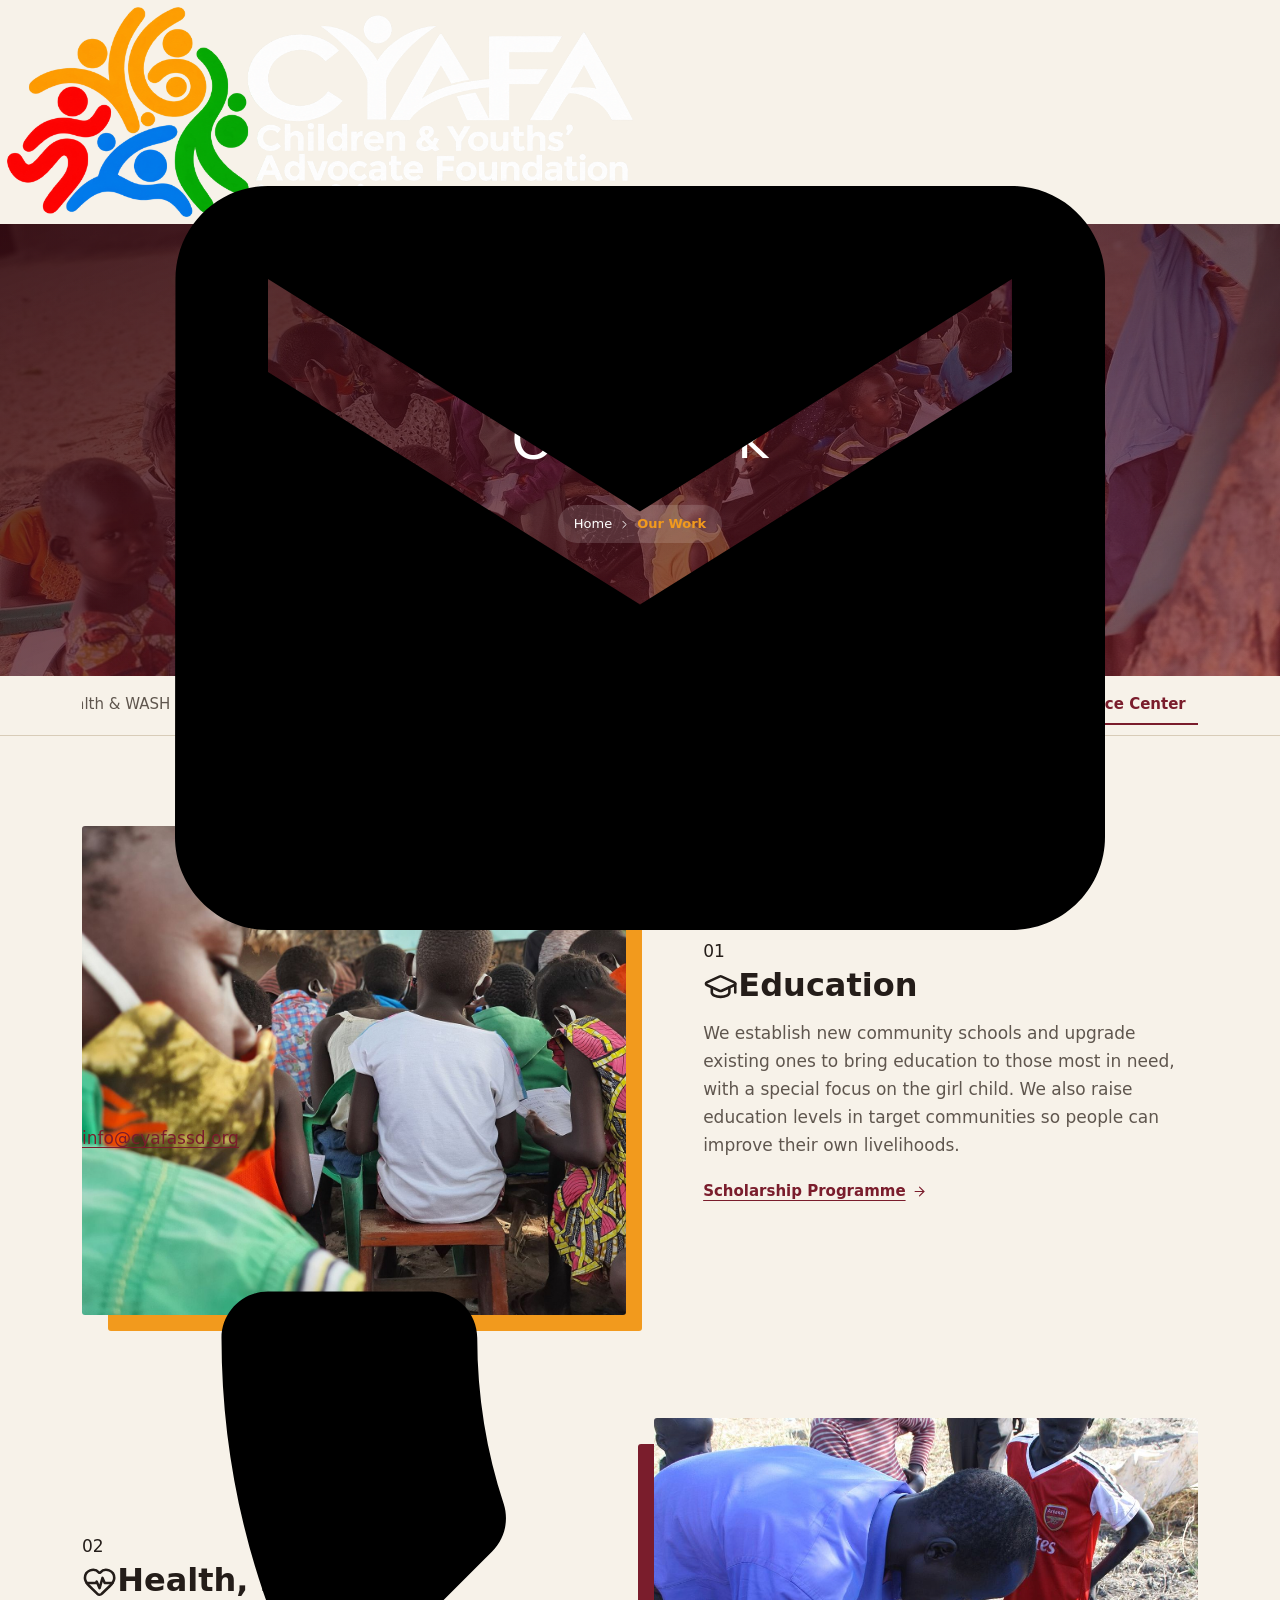
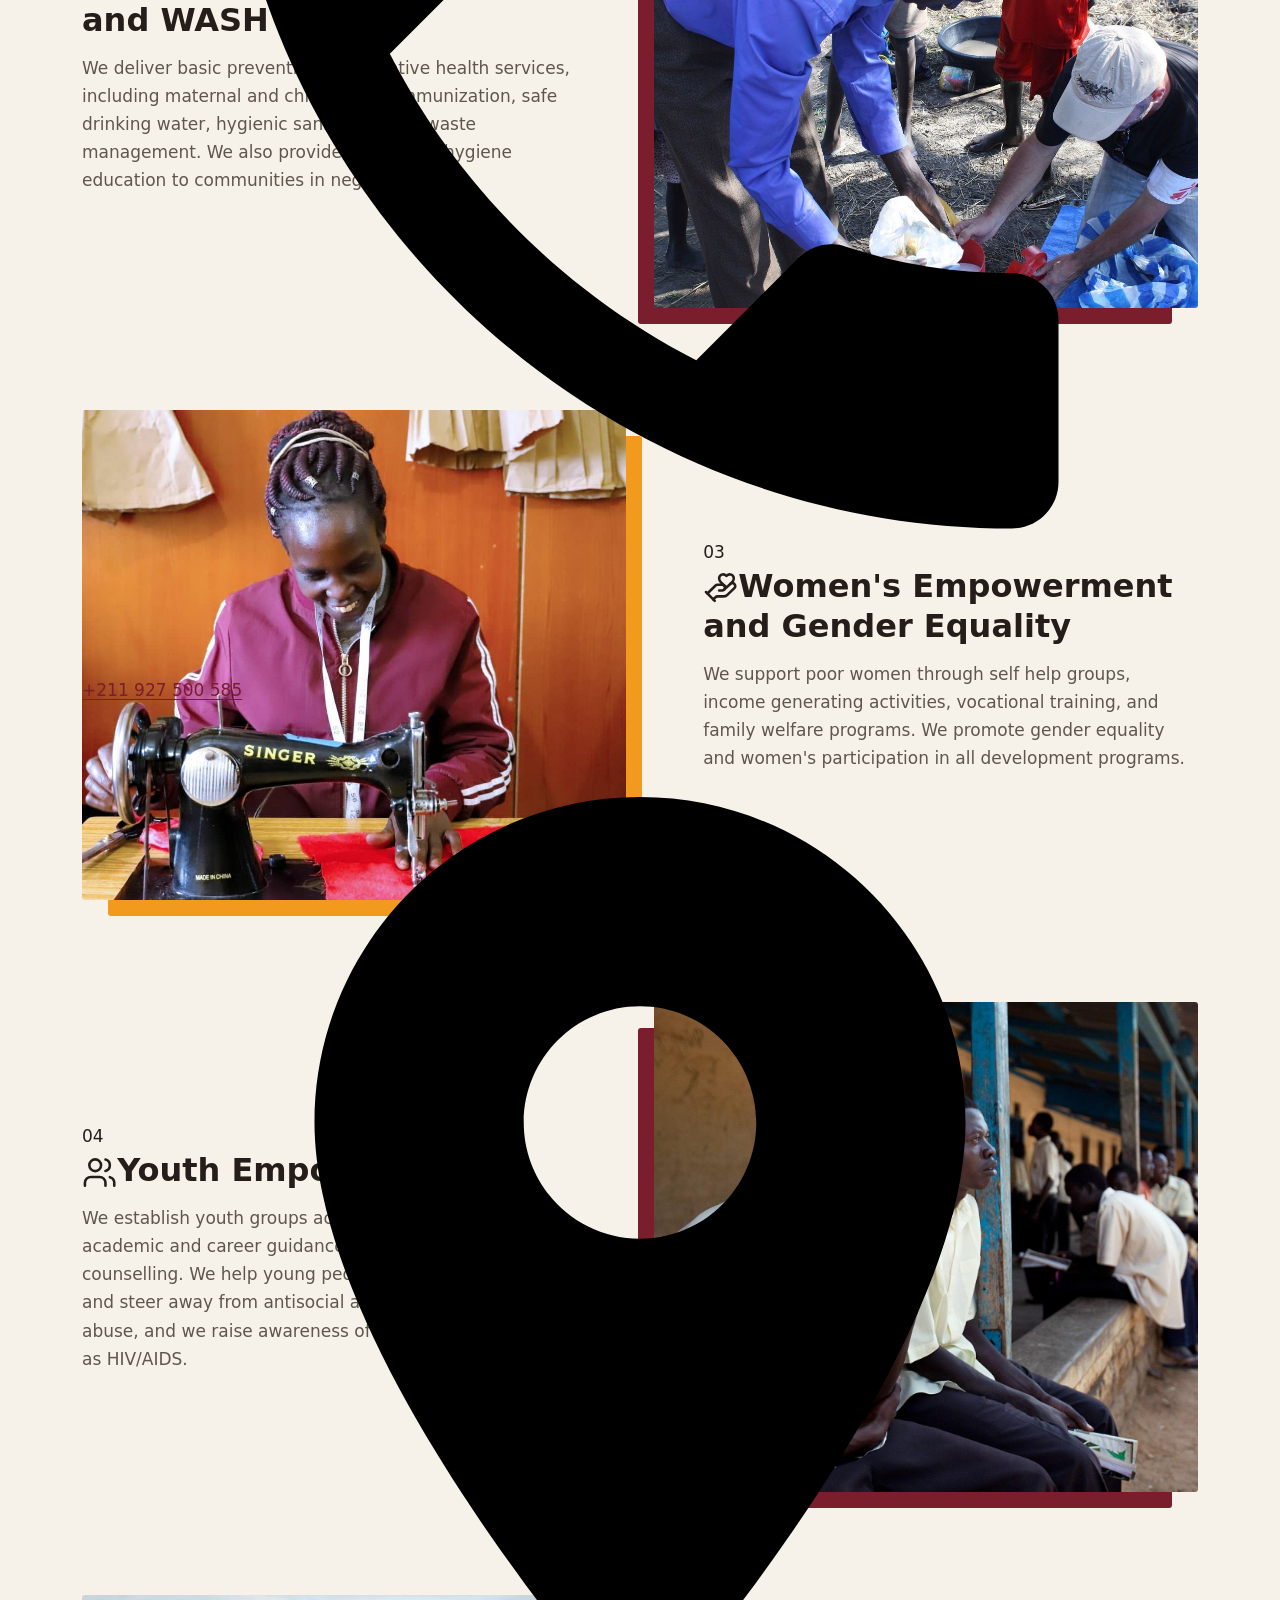
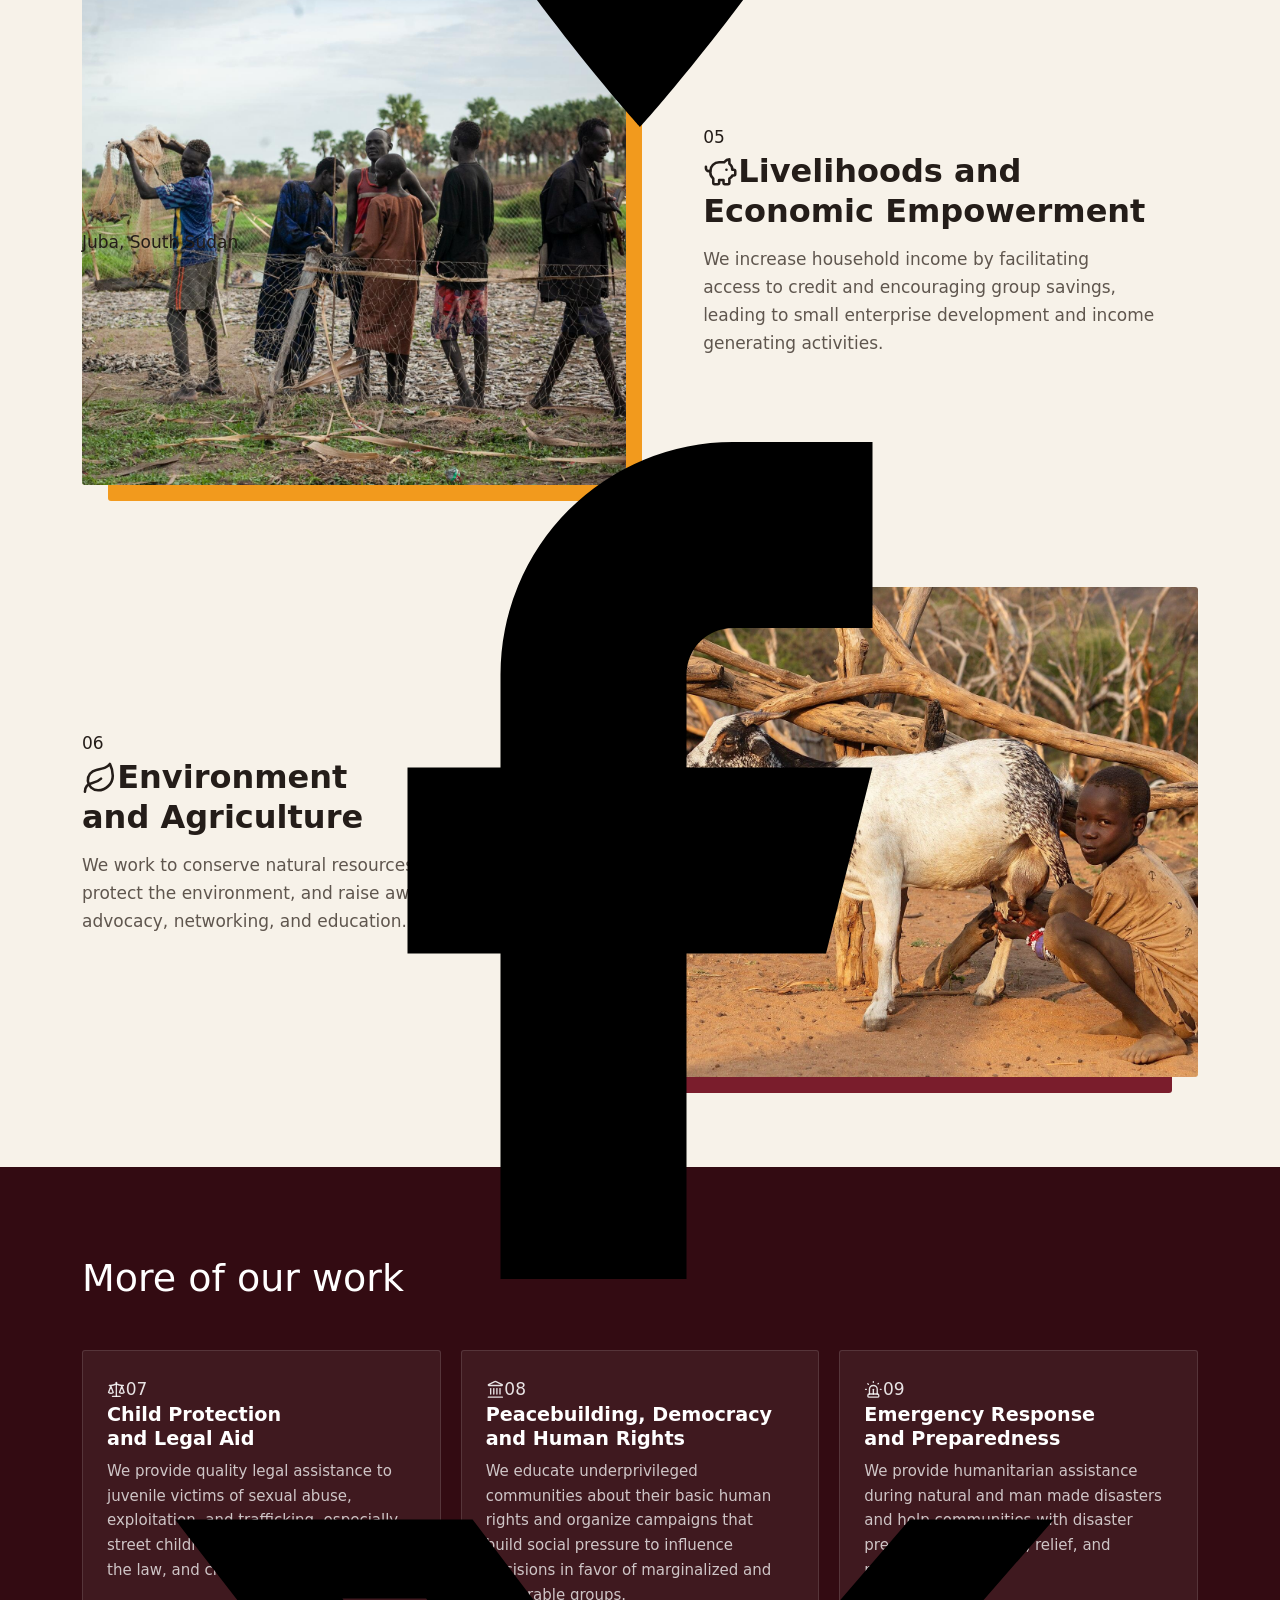
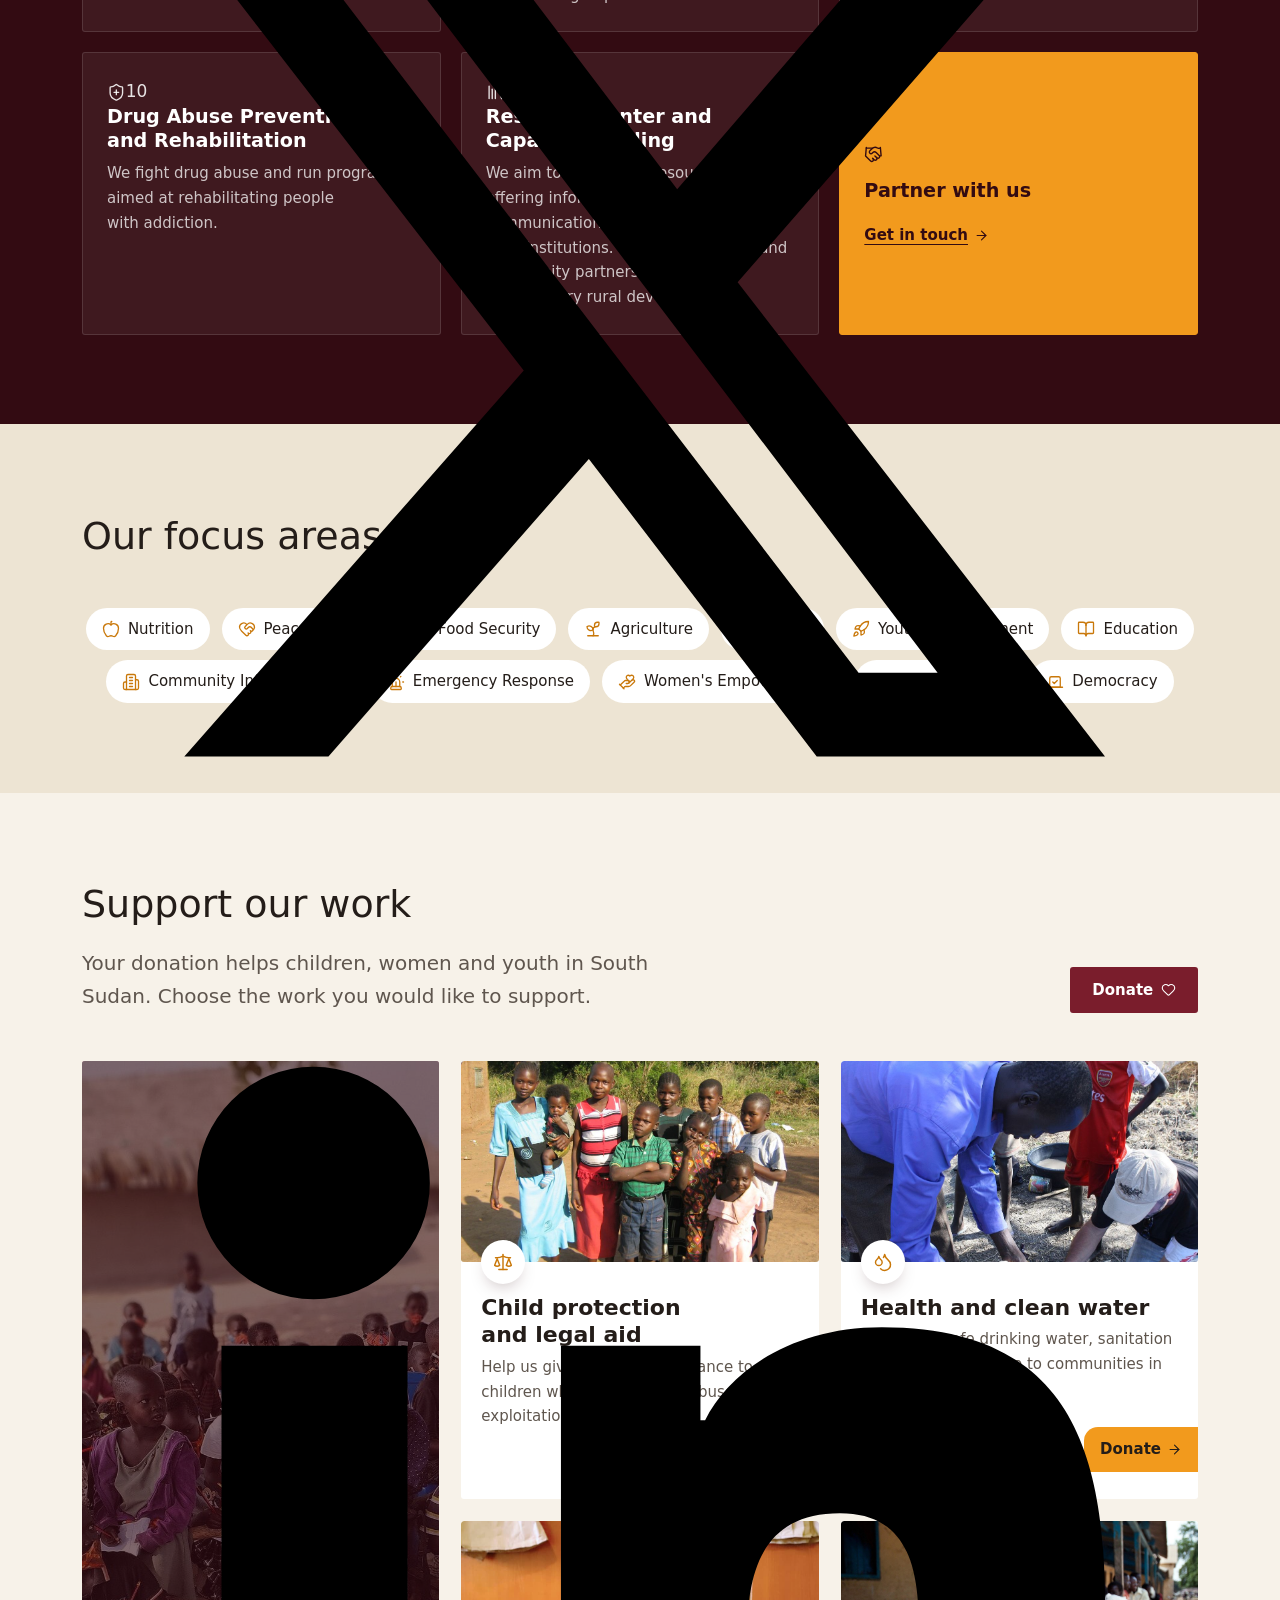
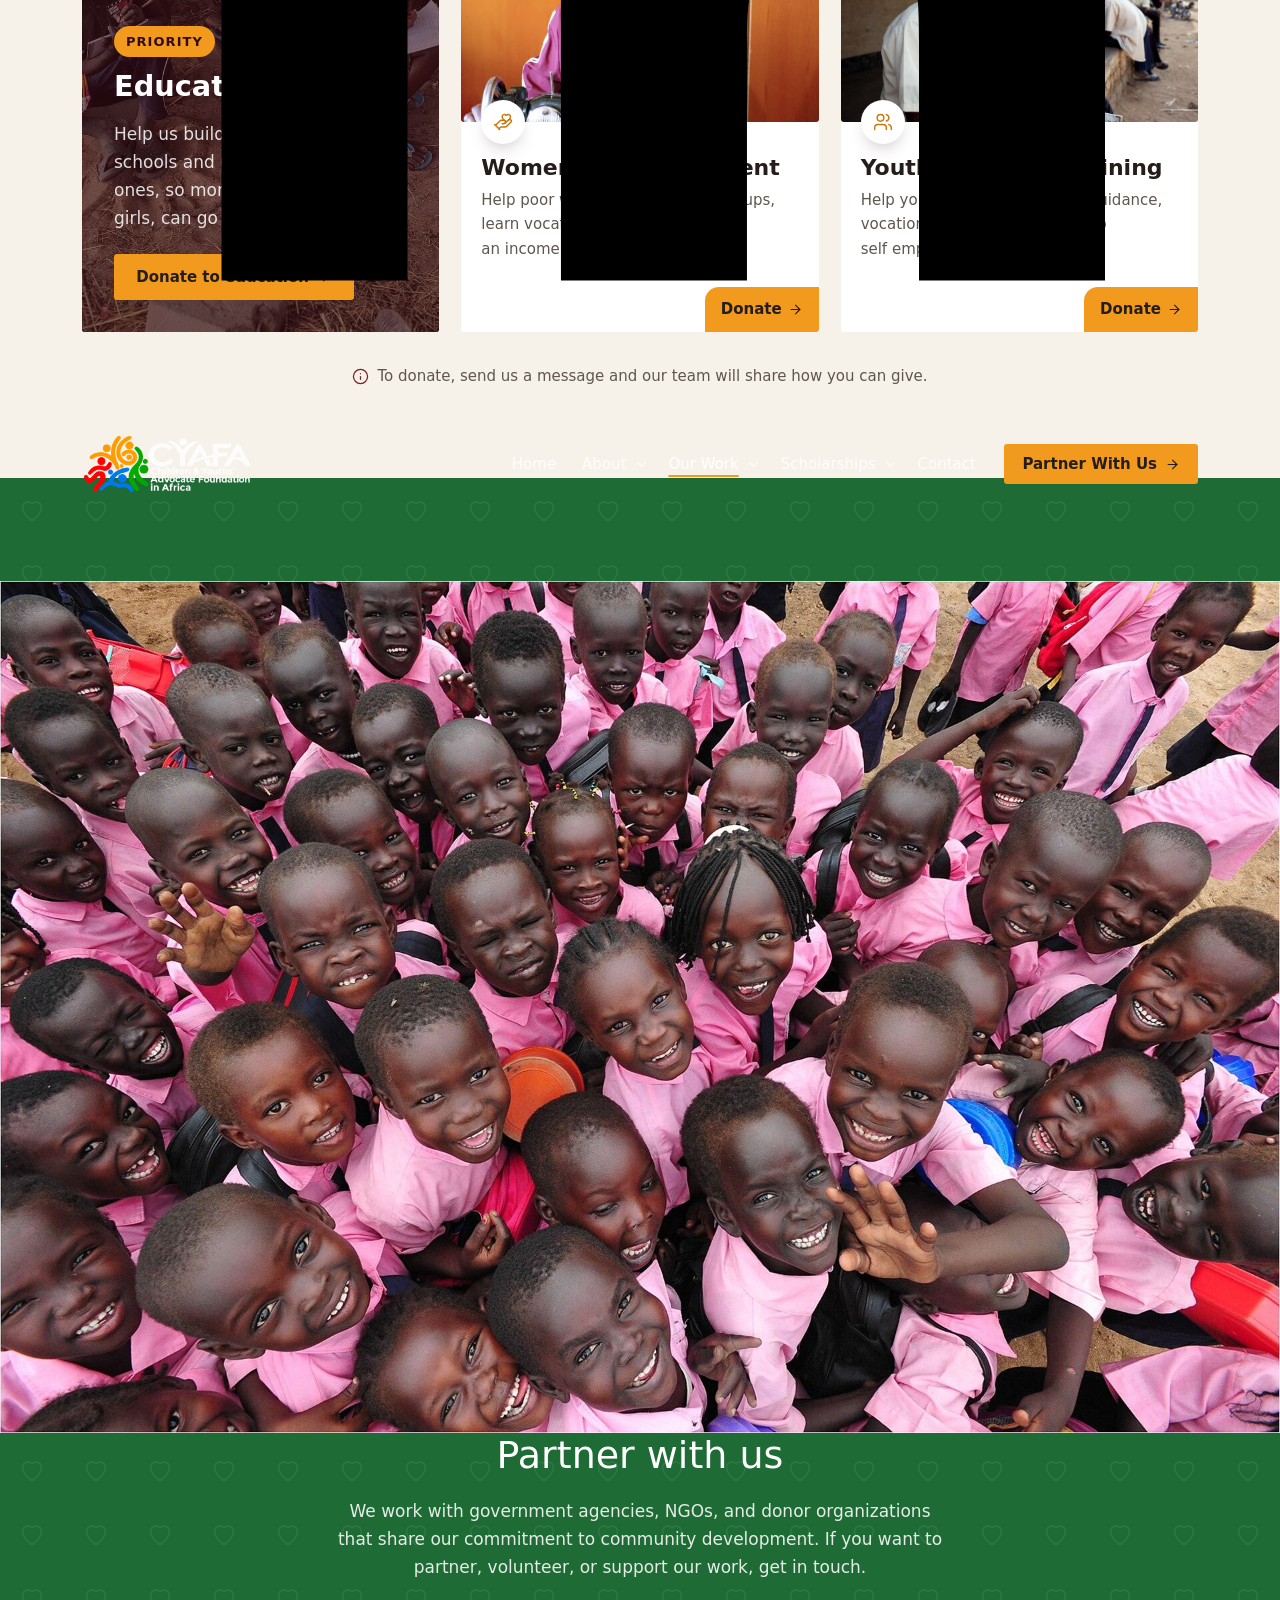
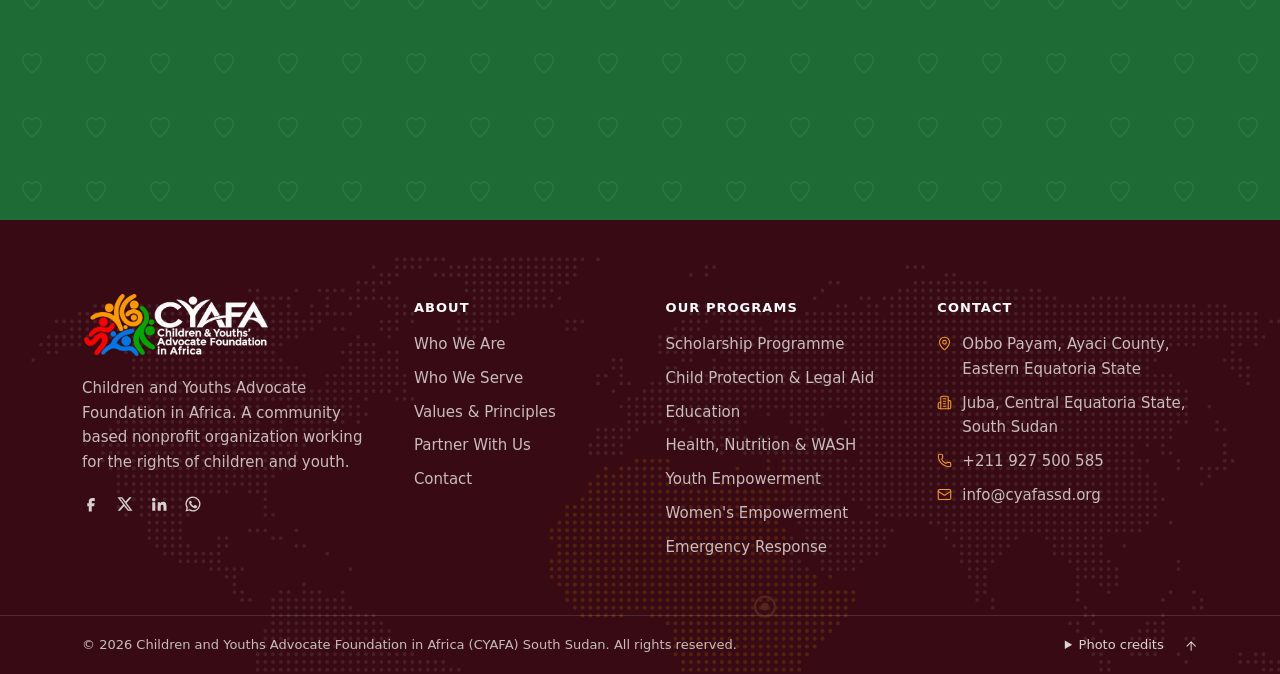
<file: work.html>
<!DOCTYPE html>
<html lang="en">
<head>
  <meta charset="UTF-8">
  <meta name="viewport" content="width=device-width, initial-scale=1.0">
  <title>Our Work | CYAFA South Sudan</title>
  <meta name="description" content="CYAFA South Sudan programs, from child protection and education to health, livelihoods and emergency response.">
  <meta name="theme-color" content="#5a1421">
  <link rel="icon" href="favicon.ico" sizes="any">
  <link rel="icon" type="image/png" sizes="32x32" href="favicon-32x32.png">
  <link rel="icon" type="image/png" sizes="16x16" href="favicon-16x16.png">
  <link rel="apple-touch-icon" href="apple-touch-icon.png">
  <link rel="manifest" href="site.webmanifest">
  <link rel="preconnect" href="https://fonts.googleapis.com">
  <link rel="preconnect" href="https://fonts.gstatic.com" crossorigin>
  <link href="https://fonts.googleapis.com/css2?family=Fraunces:opsz,wght@9..144,400..800&family=Figtree:wght@400..800&display=swap" rel="stylesheet">
  <link rel="stylesheet" href="styles.css?v=16">
  <script>document.documentElement.classList.add('js');try{if(!sessionStorage.getItem('cyafa-loaded'))document.documentElement.classList.add('preloading')}catch(e){}</script>
</head>
<body>
  <div class="preloader" aria-hidden="true">
    <div class="preloader-inner">
      <img src="images/cyafa-logo.png" alt="" width="640" height="240">
      <span class="preloader-bar"><span></span></span>
    </div>
  </div>

  <!-- HEADER -->
  <header class="site-header" id="top">
    <div class="topbar">
      <div class="container topbar-inner">
        <div class="topbar-info">
          <a href="mailto:info@cyafassd.org"><svg viewBox="0 0 24 24" aria-hidden="true"><path d="M20 4H4c-1.1 0-1.99.9-1.99 2L2 18c0 1.1.9 2 2 2h16c1.1 0 2-.9 2-2V6c0-1.1-.9-2-2-2zm0 4l-8 5-8-5V6l8 5 8-5v2z"/></svg>info@cyafassd.org</a>
          <a href="tel:+211927500585"><svg viewBox="0 0 24 24" aria-hidden="true"><path d="M6.62 10.79c1.44 2.83 3.76 5.14 6.59 6.59l2.2-2.2c.27-.27.67-.36 1.02-.24 1.12.37 2.33.57 3.57.57.55 0 1 .45 1 1V20c0 .55-.45 1-1 1-9.39 0-17-7.61-17-17 0-.55.45-1 1-1h3.5c.55 0 1 .45 1 1 0 1.25.2 2.45.57 3.57.11.35.03.74-.25 1.02l-2.2 2.2z"/></svg>+211 927 500 585</a>
          <span class="hide-sm"><svg viewBox="0 0 24 24" aria-hidden="true"><path d="M12 2C8.13 2 5 5.13 5 9c0 5.25 7 13 7 13s7-7.75 7-13c0-3.87-3.13-7-7-7zm0 9.5c-1.38 0-2.5-1.12-2.5-2.5s1.12-2.5 2.5-2.5 2.5 1.12 2.5 2.5-1.12 2.5-2.5 2.5z"/></svg>Juba, South Sudan</span>
        </div>
        <div class="topbar-social" aria-label="Social media">
          <!-- TODO: replace # with CYAFA's real social media links -->
          <a href="#" aria-label="Facebook"><svg viewBox="0 0 24 24"><path d="M14 8h3V4h-3a5 5 0 0 0-5 5v2H7v4h2v7h4v-7h3l1-4h-4V9a1 1 0 0 1 1-1z"/></svg></a>
          <a href="#" aria-label="X (Twitter)"><svg viewBox="0 0 24 24"><path d="M17.8 3h3.1l-6.8 7.8L22 21h-6.2l-4.9-6.4L5.3 21H2.2l7.3-8.3L2 3h6.4l4.4 5.8L17.8 3zm-1.1 16.2h1.7L7.4 4.7H5.6l11.1 14.5z"/></svg></a>
          <a href="#" aria-label="LinkedIn"><svg viewBox="0 0 24 24"><path d="M4.98 3.5a2.5 2.5 0 1 1 0 5 2.5 2.5 0 0 1 0-5zM3 9.5h4V21H3V9.5zm6.5 0h3.8v1.6h.1c.5-1 1.8-2 3.8-2 4 0 4.8 2.6 4.8 6V21h-4v-5.1c0-1.2 0-2.8-1.7-2.8s-2 1.3-2 2.7V21h-4V9.5z"/></svg></a>
        </div>
      </div>
    </div>
    <div class="mainbar">
      <div class="container mainbar-inner">
        <a href="index.html" class="brand" aria-label="CYAFA South Sudan home">
          <img src="images/cyafa-logo.png" alt="CYAFA South Sudan" class="brand-logo" width="640" height="240">
        </a>
        <nav id="site-nav" class="site-nav" aria-label="Main">
          <a href="index.html" class="nav-link">Home</a>

          <div class="nav-item has-sub">
            <a href="about.html" class="nav-link">About</a>
            <button class="sub-toggle" aria-expanded="false" aria-controls="mega-about" aria-label="Show About pages"><i data-lucide="chevron-down"></i></button>
            <div class="mega" id="mega-about">
              <div class="container mega-inner mega-about">
                <div class="mega-col">
                  <p class="mega-title">About us</p>
                  <ul class="mega-links">
                <li><a href="about.html"><span class="sub-ic"><i data-lucide="info"></i></span><span><strong>Who We Are</strong><small>Mission, vision and goal</small></span></a></li>
                <li><a href="serve.html"><span class="sub-ic"><i data-lucide="users"></i></span><span><strong>Who We Serve</strong><small>Children, women and youth</small></span></a></li>
                <li><a href="values.html"><span class="sub-ic"><i data-lucide="heart-handshake"></i></span><span><strong>Values &amp; Principles</strong><small>What guides our work</small></span></a></li>
                  </ul>
                </div>
                <a href="about.html" class="mega-feature">
                  <img src="images/children-kimotong.jpg" alt="" loading="lazy">
                  <span class="mega-feature-text"><small>Our Mission</small>To advocate for the rights of children and youth in the most marginalized communities in Africa.</span>
                </a>
                <div class="mega-col mega-contact">
                  <p class="mega-title">Contact</p>
                  <p><strong>Mr. Odoch Nelson Ochan</strong><br>Executive Director</p>
                  <p><a href="mailto:info@cyafassd.org">info@cyafassd.org</a><br><a href="tel:+211927500585">+211 927 500 585</a></p>
                  <a href="contact.html" class="link-arrow">Contact us <i data-lucide="arrow-right"></i></a>
                </div>
              </div>
            </div>
          </div>

          <div class="nav-item has-sub">
            <a href="work.html" class="nav-link" aria-current="page">Our Work</a>
            <button class="sub-toggle" aria-expanded="false" aria-controls="mega-work" aria-label="Show programs"><i data-lucide="chevron-down"></i></button>
            <div class="mega" id="mega-work">
              <div class="container mega-inner mega-work">
                <div class="mega-col">
                  <p class="mega-title">Our programs</p>
                  <ul class="mega-programs">
                <li><a href="scholarship.html"><i data-lucide="award"></i>Scholarship Programme</a></li>
                <li><a href="work.html#education"><i data-lucide="graduation-cap"></i>Education</a></li>
                <li><a href="work.html#health"><i data-lucide="heart-pulse"></i>Health, Nutrition &amp; WASH</a></li>
                <li><a href="work.html#women"><i data-lucide="hand-heart"></i>Women's Empowerment</a></li>
                <li><a href="work.html#youth"><i data-lucide="users"></i>Youth Empowerment</a></li>
                <li><a href="work.html#livelihoods"><i data-lucide="piggy-bank"></i>Livelihoods</a></li>
                <li><a href="work.html#environment"><i data-lucide="leaf"></i>Environment &amp; Agriculture</a></li>
                <li><a href="work.html#legal-aid"><i data-lucide="scale"></i>Child Protection &amp; Legal Aid</a></li>
                <li><a href="work.html#peacebuilding"><i data-lucide="landmark"></i>Peacebuilding &amp; Human Rights</a></li>
                <li><a href="work.html#emergency"><i data-lucide="siren"></i>Emergency Response</a></li>
                <li><a href="work.html#drug-abuse"><i data-lucide="shield-plus"></i>Drug Abuse Prevention</a></li>
                <li><a href="work.html#resource-center"><i data-lucide="library"></i>Resource Center</a></li>
                  </ul>
                </div>
                <a href="work.html" class="mega-feature">
                  <img src="images/education.jpg" alt="" loading="lazy">
                  <span class="mega-feature-text"><small>Our Work</small>See all programs <i data-lucide="arrow-right"></i></span>
                </a>
              </div>
            </div>
          </div>

          <div class="nav-item has-sub">
            <a href="scholarship.html" class="nav-link">Scholarships</a>
            <button class="sub-toggle" aria-expanded="false" aria-controls="mega-scholarship" aria-label="Show Scholarship Programme sections"><i data-lucide="chevron-down"></i></button>
            <div class="mega" id="mega-scholarship">
              <div class="container mega-inner mega-scholar">
                <div class="mega-col">
                  <p class="mega-title">Scholarship Programme</p>
                  <ul class="mega-links mega-links-2">
                <li><a href="scholarship.html#categories"><span class="sub-ic"><i data-lucide="layers"></i></span><span><strong>Scholarship Categories</strong><small>Eight areas of education support</small></span></a></li>
                <li><a href="scholarship.html#eligibility"><span class="sub-ic"><i data-lucide="list-checks"></i></span><span><strong>Who Can Apply</strong><small>Eligibility and requirements</small></span></a></li>
                <li><a href="scholarship.html#how-it-works"><span class="sub-ic"><i data-lucide="route"></i></span><span><strong>How It Works</strong><small>From application to selection</small></span></a></li>
                <li><a href="scholarship.html#apply"><span class="sub-ic"><i data-lucide="message-square"></i></span><span><strong>Apply &amp; Enquiries</strong><small>Get official guidance</small></span></a></li>
                <li><a href="scholarship.html#support"><span class="sub-ic"><i data-lucide="heart-handshake"></i></span><span><strong>Support a Student</strong><small>Sponsors and partners</small></span></a></li>
                <li><a href="scholarship.html#download"><span class="sub-ic"><i data-lucide="file-down"></i></span><span><strong>Scholarship Framework</strong><small>Download the PDF</small></span></a></li>
                  </ul>
                </div>
                <a href="scholarship.html" class="mega-feature">
                  <img src="images/scholarship/reading-800.jpg" alt="" loading="lazy">
                  <span class="mega-feature-text"><small>Scholarship Programme</small>Helping vulnerable children stay in school <i data-lucide="arrow-right"></i></span>
                </a>
              </div>
            </div>
          </div>
          <a href="contact.html" class="nav-link">Contact</a>
          <a href="contact.html#partner" class="btn btn-gold nav-cta">Partner With Us <i data-lucide="arrow-right"></i></a>
        </nav>
        <button class="nav-toggle" aria-expanded="false" aria-controls="site-nav" aria-label="Open menu">
          <span></span><span></span><span></span>
        </button>
      </div>
    </div>
  </header>

  <main>

    <section class="page-hero on-photo">
      <img src="images/education-outdoor.jpg" alt="" style="object-position: center">
      <div class="container">
        <nav class="breadcrumb" aria-label="Breadcrumb"><a href="index.html">Home</a><i data-lucide="chevron-right"></i><span>Our Work</span></nav>
        <h1>Our Work</h1>
      </div>
    </section>

    <nav class="prog-nav" aria-label="Programs">
      <div class="container">
        <ul>
          <li><a href="#education"><i data-lucide="graduation-cap"></i>Education</a></li>
          <li><a href="#health"><i data-lucide="heart-pulse"></i>Health &amp; WASH</a></li>
          <li><a href="#women"><i data-lucide="hand-heart"></i>Women</a></li>
          <li><a href="#youth"><i data-lucide="users"></i>Youth</a></li>
          <li><a href="#livelihoods"><i data-lucide="piggy-bank"></i>Livelihoods</a></li>
          <li><a href="#environment"><i data-lucide="leaf"></i>Environment</a></li>
          <li><a href="#legal-aid"><i data-lucide="scale"></i>Legal Aid</a></li>
          <li><a href="#peacebuilding"><i data-lucide="landmark"></i>Peacebuilding</a></li>
          <li><a href="#emergency"><i data-lucide="siren"></i>Emergency</a></li>
          <li><a href="#drug-abuse"><i data-lucide="shield-plus"></i>Drug Abuse</a></li>
          <li><a href="#resource-center"><i data-lucide="library"></i>Resource Center</a></li>
        </ul>
      </div>
    </nav>

    <section class="section">
      <div class="container">
        <div class="zigzag">
          <article class="zz-row" id="education">
            <div class="zz-media reveal"><img src="images/education.jpg" alt="Children learning outdoors under a tree" loading="lazy" style="object-position: center"></div>
            <div class="zz-body reveal">
              <span class="zz-num">01</span>
              <h3><span class="ic"><i data-lucide="graduation-cap"></i></span>Education</h3>
              <p>We establish new community schools and upgrade existing ones to bring education to those most in need, with a special focus on the girl child. We also raise education levels in target communities so people can improve their own livelihoods.</p>
              <a href="scholarship.html" class="link-arrow">Scholarship Programme <i data-lucide="arrow-right"></i></a>
            </div>
          </article>
          <article class="zz-row" id="health">
            <div class="zz-media reveal"><img src="images/health-wash.jpg" alt="A community volunteer preparing a chlorine solution to make river water safe" loading="lazy" style="object-position: center 40%"></div>
            <div class="zz-body reveal">
              <span class="zz-num">02</span>
              <h3><span class="ic"><i data-lucide="heart-pulse"></i></span>Health, Nutrition and WASH</h3>
              <p>We deliver basic preventive and curative health services, including maternal and child health, immunization, safe drinking water, hygienic sanitation, and waste management. We also provide health and hygiene education to communities in neglected areas.</p>
            </div>
          </article>
          <article class="zz-row" id="women">
            <div class="zz-media reveal"><img src="images/women-tailoring.jpg" alt="A smiling young woman sewing fabric on a tailoring machine" loading="lazy" style="object-position: center 30%"></div>
            <div class="zz-body reveal">
              <span class="zz-num">03</span>
              <h3><span class="ic"><i data-lucide="hand-heart"></i></span>Women's Empowerment and Gender Equality</h3>
              <p>We support poor women through self help groups, income generating activities, vocational training, and family welfare programs. We promote gender equality and women's participation in all development programs.</p>
            </div>
          </article>
          <article class="zz-row" id="youth">
            <div class="zz-media reveal"><img src="images/youth-students.jpg" alt="Secondary school students sitting outside their school in Juba" loading="lazy" style="object-position: center"></div>
            <div class="zz-body reveal">
              <span class="zz-num">04</span>
              <h3><span class="ic"><i data-lucide="users"></i></span>Youth Empowerment</h3>
              <p>We establish youth groups across South Sudan and offer academic and career guidance, vocational training, and counselling. We help young people find self employment and steer away from antisocial activities and drug abuse, and we raise awareness of chronic diseases such as HIV/AIDS.</p>
            </div>
          </article>
          <article class="zz-row" id="livelihoods">
            <div class="zz-media reveal"><img src="images/livelihoods-fishing.jpg" alt="Young men preparing fishing nets beside drying fish" loading="lazy" style="object-position: center"></div>
            <div class="zz-body reveal">
              <span class="zz-num">05</span>
              <h3><span class="ic"><i data-lucide="piggy-bank"></i></span>Livelihoods and Economic Empowerment</h3>
              <p>We increase household income by facilitating access to credit and encouraging group savings, leading to small enterprise development and income generating activities.</p>
            </div>
          </article>
          <article class="zz-row" id="environment">
            <div class="zz-media reveal"><img src="images/agriculture-kimotong.jpg" alt="A child milking a goat beside a homestead in Kimotong" loading="lazy" style="object-position: center 60%"></div>
            <div class="zz-body reveal">
              <span class="zz-num">06</span>
              <h3><span class="ic"><i data-lucide="leaf"></i></span>Environment and Agriculture</h3>
              <p>We work to conserve natural resources and biodiversity, protect the environment, and raise awareness through advocacy, networking, and education.</p>
            </div>
          </article>
        </div>
      </div>
    </section>

    <section class="section section-dark">
      <div class="container">
        <div class="section-head reveal"><h2>More of our work</h2></div>
        <div class="prog-grid">
          <article class="prog-cell reveal" id="legal-aid">
            <div class="pc-top"><i data-lucide="scale"></i><span>07</span></div>
            <h3>Child Protection and Legal Aid</h3>
            <p>We provide quality legal assistance to juvenile victims of sexual abuse, exploitation, and trafficking, especially street children, children in conflict with the law, and children in detention.</p>
          </article>
          <article class="prog-cell reveal" id="peacebuilding">
            <div class="pc-top"><i data-lucide="landmark"></i><span>08</span></div>
            <h3>Peacebuilding, Democracy and Human Rights</h3>
            <p>We educate underprivileged communities about their basic human rights and organize campaigns that build social pressure to influence decisions in favor of marginalized and vulnerable groups.</p>
          </article>
          <article class="prog-cell reveal" id="emergency">
            <div class="pc-top"><i data-lucide="siren"></i><span>09</span></div>
            <h3>Emergency Response and Preparedness</h3>
            <p>We provide humanitarian assistance during natural and man made disasters and help communities with disaster prediction, mitigation, relief, and rehabilitation.</p>
          </article>
          <article class="prog-cell reveal" id="drug-abuse">
            <div class="pc-top"><i data-lucide="shield-plus"></i><span>10</span></div>
            <h3>Drug Abuse Prevention and Rehabilitation</h3>
            <p>We fight drug abuse and run programs aimed at rehabilitating people with addiction.</p>
          </article>
          <article class="prog-cell reveal" id="resource-center">
            <div class="pc-top"><i data-lucide="library"></i><span>11</span></div>
            <h3>Resource Center and Capacity Building</h3>
            <p>We aim to establish a resource center offering information, education, and communication to communities and local institutions. We also train staff and community partners to improve participatory rural development.</p>
          </article>
          <a href="contact.html?topic=Partnership#message" class="prog-cell cta-cell reveal">
            <div class="pc-top"><i data-lucide="handshake" style="color: var(--maroon-deep)"></i></div>
            <h3>Partner with us</h3>
            <span class="link-arrow">Get in touch <i data-lucide="arrow-right"></i></span>
          </a>
        </div>
      </div>
    </section>

    <section class="section section-tint">
      <div class="container">
        <div class="section-head reveal"><h2>Our focus areas</h2></div>
        <div class="focus-tiles">
          <div class="focus-tile reveal"><i data-lucide="apple"></i>Nutrition</div>
          <div class="focus-tile reveal"><i data-lucide="heart-handshake"></i>Peacebuilding</div>
          <div class="focus-tile reveal"><i data-lucide="wheat"></i>Food Security</div>
          <div class="focus-tile reveal"><i data-lucide="sprout"></i>Agriculture</div>
          <div class="focus-tile reveal"><i data-lucide="droplets"></i>WASH</div>
          <div class="focus-tile reveal"><i data-lucide="rocket"></i>Youth Empowerment</div>
          <div class="focus-tile reveal"><i data-lucide="book-open"></i>Education</div>
          <div class="focus-tile reveal"><i data-lucide="building-2"></i>Community Infrastructure</div>
          <div class="focus-tile reveal"><i data-lucide="siren"></i>Emergency Response</div>
          <div class="focus-tile reveal"><i data-lucide="hand-heart"></i>Women's Empowerment</div>
          <div class="focus-tile reveal"><i data-lucide="gavel"></i>Free Legal Aid</div>
          <div class="focus-tile reveal"><i data-lucide="vote"></i>Democracy</div>
        </div>
      </div>
    </section>

    <section class="section donate" id="donate">
      <div class="container">
        <div class="head-row reveal">
          <div class="section-head">
            <h2>Support our work</h2>
            <p>Your donation helps children, women and youth in South Sudan. Choose the work you would like to support.</p>
          </div>
          <a href="contact.html?topic=Donation&amp;cause=General%20support#message" class="btn btn-primary">Donate <i data-lucide="heart"></i></a>
        </div>
        <div class="donate-grid">
          <article class="cause-feature reveal">
            <img src="images/education-outdoor.jpg" alt="Children attending an outdoor class under a tree" loading="lazy" style="object-position: center">
            <div class="cause-feature-body">
              <span class="cause-tag"><i data-lucide="graduation-cap"></i>Priority</span>
              <h3>Education access</h3>
              <p>Help us build new community schools and upgrade existing ones, so more children, especially girls, can go to school and learn.</p>
              <a href="contact.html?topic=Donation&amp;cause=Education%20access#message" class="btn btn-gold">Donate to education <i data-lucide="arrow-right"></i></a>
            </div>
          </article>
          <article class="cause reveal">
            <div class="cause-img"><img src="images/children-yambio.jpg" alt="" loading="lazy" style="object-position: center"></div>
            <div class="cause-body">
              <span class="cause-ic"><i data-lucide="scale"></i></span>
              <h3>Child protection and legal aid</h3>
              <p>Help us give free legal assistance to children who are victims of abuse, exploitation and trafficking.</p>
              <a href="contact.html?topic=Donation&amp;cause=Child%20protection#message" class="link-arrow">Donate <i data-lucide="arrow-right"></i></a>
            </div>
          </article>
          <article class="cause reveal">
            <div class="cause-img"><img src="images/health-wash.jpg" alt="" loading="lazy" style="object-position: center 40%"></div>
            <div class="cause-body">
              <span class="cause-ic"><i data-lucide="droplets"></i></span>
              <h3>Health and clean water</h3>
              <p>Help bring safe drinking water, sanitation and basic health care to communities in neglected areas.</p>
              <a href="contact.html?topic=Donation&amp;cause=Health%20and%20clean%20water#message" class="link-arrow">Donate <i data-lucide="arrow-right"></i></a>
            </div>
          </article>
          <article class="cause reveal">
            <div class="cause-img"><img src="images/women-tailoring.jpg" alt="" loading="lazy" style="object-position: center 30%"></div>
            <div class="cause-body">
              <span class="cause-ic"><i data-lucide="hand-heart"></i></span>
              <h3>Women's empowerment</h3>
              <p>Help poor women join self help groups, learn vocational skills and earn an income.</p>
              <a href="contact.html?topic=Donation&amp;cause=Women%27s%20empowerment#message" class="link-arrow">Donate <i data-lucide="arrow-right"></i></a>
            </div>
          </article>
          <article class="cause reveal">
            <div class="cause-img"><img src="images/youth-students.jpg" alt="" loading="lazy" style="object-position: center"></div>
            <div class="cause-body">
              <span class="cause-ic"><i data-lucide="users"></i></span>
              <h3>Youth skills and training</h3>
              <p>Help young people get career guidance, vocational training and a path to self employment.</p>
              <a href="contact.html?topic=Donation&amp;cause=Youth%20skills#message" class="link-arrow">Donate <i data-lucide="arrow-right"></i></a>
            </div>
          </article>
        </div>
        <p class="donate-note reveal"><i data-lucide="info"></i>To donate, send us a message and our team will share how you can give.</p>
      </div>
    </section>

    <section class="cta-band">
      <img src="images/hero-schoolchildren.jpg" alt="" loading="lazy" style="object-position: center">
      <div class="container">
        <div class="cta-copy reveal">
          <h2>Partner with us</h2>
          <p>We work with government agencies, NGOs, and donor organizations that share our commitment to community development. If you want to partner, volunteer, or support our work, get in touch.</p>
        </div>
        <div class="hero-actions reveal"><a href="contact.html#partner" class="btn btn-light">Partner With Us <i data-lucide="arrow-right"></i></a><a href="contact.html" class="btn btn-outline">Contact Us</a></div>
      </div>
    </section>

  </main>

  <!-- FOOTER -->
  <footer class="site-footer">
    <div class="container footer-grid">
      <div class="footer-brand">
        <a href="index.html" class="brand">
          <img src="images/cyafa-logo.png" alt="CYAFA South Sudan" class="brand-logo" width="640" height="240">
        </a>
        <p>Children and Youths Advocate Foundation in Africa. A community based nonprofit organization working for the rights of children and youth.</p>
        <div class="footer-social" aria-label="Social media">
          <!-- TODO: replace # with CYAFA's real social media links -->
          <a href="#" aria-label="Facebook"><svg viewBox="0 0 24 24"><path d="M14 8h3V4h-3a5 5 0 0 0-5 5v2H7v4h2v7h4v-7h3l1-4h-4V9a1 1 0 0 1 1-1z"/></svg></a>
          <a href="#" aria-label="X (Twitter)"><svg viewBox="0 0 24 24"><path d="M17.8 3h3.1l-6.8 7.8L22 21h-6.2l-4.9-6.4L5.3 21H2.2l7.3-8.3L2 3h6.4l4.4 5.8L17.8 3zm-1.1 16.2h1.7L7.4 4.7H5.6l11.1 14.5z"/></svg></a>
          <a href="#" aria-label="LinkedIn"><svg viewBox="0 0 24 24"><path d="M4.98 3.5a2.5 2.5 0 1 1 0 5 2.5 2.5 0 0 1 0-5zM3 9.5h4V21H3V9.5zm6.5 0h3.8v1.6h.1c.5-1 1.8-2 3.8-2 4 0 4.8 2.6 4.8 6V21h-4v-5.1c0-1.2 0-2.8-1.7-2.8s-2 1.3-2 2.7V21h-4V9.5z"/></svg></a>
          <a href="https://wa.me/211927500585" aria-label="WhatsApp"><svg viewBox="0 0 24 24"><path d="M12 2a10 10 0 0 0-8.6 15.1L2 22l5-1.3A10 10 0 1 0 12 2zm0 18.2a8.2 8.2 0 0 1-4.2-1.1l-.3-.2-3 .8.8-2.9-.2-.3A8.2 8.2 0 1 1 12 20.2zm4.5-6.1c-.2-.1-1.5-.7-1.7-.8-.2-.1-.4-.1-.6.1l-.8 1c-.1.2-.3.2-.5.1a6.7 6.7 0 0 1-3.3-2.9c-.3-.4.2-.4.7-1.4.1-.2 0-.3 0-.4l-.8-1.8c-.2-.5-.4-.4-.6-.4h-.5a1 1 0 0 0-.7.3 3 3 0 0 0-.9 2.2 5.2 5.2 0 0 0 1.1 2.8 11.9 11.9 0 0 0 4.6 4c1.7.7 2.4.8 3.2.7.5-.1 1.5-.6 1.8-1.2.2-.6.2-1.1.1-1.2l-.4-.3z"/></svg></a>
        </div>
      </div>
      <div class="footer-col">
        <h3>About</h3>
        <ul>
          <li><a href="about.html">Who We Are</a></li>
          <li><a href="serve.html">Who We Serve</a></li>
          <li><a href="values.html">Values &amp; Principles</a></li>
          <li><a href="contact.html#partner">Partner With Us</a></li>
          <li><a href="contact.html">Contact</a></li>
        </ul>
      </div>
      <div class="footer-col">
        <h3>Our Programs</h3>
        <ul>
          <li><a href="scholarship.html">Scholarship Programme</a></li>
          <li><a href="work.html#legal-aid">Child Protection &amp; Legal Aid</a></li>
          <li><a href="work.html#education">Education</a></li>
          <li><a href="work.html#health">Health, Nutrition &amp; WASH</a></li>
          <li><a href="work.html#youth">Youth Empowerment</a></li>
          <li><a href="work.html#women">Women's Empowerment</a></li>
          <li><a href="work.html#emergency">Emergency Response</a></li>
        </ul>
      </div>
      <div class="footer-col">
        <h3>Contact</h3>
        <ul class="footer-contact">
          <li><i data-lucide="map-pin"></i><span>Obbo Payam, Ayaci County, Eastern Equatoria State</span></li>
          <li><i data-lucide="building-2"></i><span>Juba, Central Equatoria State, South Sudan</span></li>
          <li><i data-lucide="phone"></i><a href="tel:+211927500585">+211 927 500 585</a></li>
          <li><i data-lucide="mail"></i><a href="mailto:info@cyafassd.org">info@cyafassd.org</a></li>
        </ul>
      </div>
    </div>
    <div class="footer-bottom">
      <div class="container footer-bottom-inner">
        <p>&copy; <span id="year">2026</span> Children and Youths Advocate Foundation in Africa (CYAFA) South Sudan. All rights reserved.</p>
        <details class="credits">
          <summary>Photo credits</summary>
          <ul>
            <li>Schoolchildren: Karl Grobl / Education Development Center, <a href="https://commons.wikimedia.org/wiki/File:USAID-funded_Southern_Sudan_Interactive_Radio_Instruction_project.jpg">public domain</a></li>
            <li>Kimotong: Diego Delso, CC BY-SA 4.0 (<a href="https://commons.wikimedia.org/wiki/File:Tribu_Laarim,_Kimotong,_Sud%C3%A1n_del_Sur,_2024-01-23,_DD_15.jpg">children</a>, <a href="https://commons.wikimedia.org/wiki/File:Tribu_Laarim,_Kimotong,_Sud%C3%A1n_del_Sur,_2024-01-25,_DD_19.jpg">goat herding</a>)</li>
            <li>Mundari woman, Terekeka: Diego Delso, <a href="https://commons.wikimedia.org/wiki/File:Campamento_de_ganado_de_la_tribu_Mundari,_Terekeka,_Sud%C3%A1n_del_Sur,_2024-01-28,_DD_157.jpg">CC BY-SA 4.0</a></li>
            <li>Lomoraronald, CC BY-SA 4.0 (<a href="https://commons.wikimedia.org/wiki/File:Refugee_children_studying_under_a_tree.jpg">learning under a tree</a>, <a href="https://commons.wikimedia.org/wiki/File:South_Sudanese_refugee_children_stuying_under_the_tree.jpg">outdoor class</a>, <a href="https://commons.wikimedia.org/wiki/File:Youths_preparing_the_fishing_nets_ready_to_be_used_in_South_Sudan.png">fishing nets</a>)</li>
            <li>Children in Yambio: Masiya, <a href="https://commons.wikimedia.org/wiki/File:Children_in_Yambio,_Western_Equatoria,_South_Sudan_(28_05_2009).jpg">CC BY-SA 3.0</a></li>
            <li>Safe water: Oxfam East Africa, <a href="https://commons.wikimedia.org/wiki/File:A_volunteer_in_the_Awerial_settlement_is_shown_how_to_make_a_chlorinated_solution_which_can_be_added_to_water_from_the_River_Nile_to_make_it_safe._(11978691436).jpg">CC BY 2.0</a></li>
            <li>Tailoring: Oliversamson1, <a href="https://commons.wikimedia.org/wiki/File:A_Young_South_Sudanese_Woman_Tailoring_%E2%80%94_Traditional_Craft_and_Livelihood,_South_Sudan_2026.jpg">CC0</a></li>
            <li>Secondary students, Juba: B. Desrus, <a href="https://commons.wikimedia.org/wiki/File:Secondary_school_Sudanese_students_during_a_break_at_Supiri_Secondary_School_in_Juba,_South_Sudan._The_school_is_mix_boys_and_girls.jpg">CC BY-SA 3.0 IGO</a></li>
            <li>Boys reading, Zambia: USAID in Africa, <a href="https://commons.wikimedia.org/wiki/File:Zambian_Boys_Reading_and_Laughing_(15349199369).jpg">public domain</a></li>
          </ul>
        </details>
        <a href="#top" class="back-top" aria-label="Back to top"><i data-lucide="arrow-up"></i></a>
      </div>
    </div>
  </footer>

  <script src="js/lucide.min.js"></script>
  <script src="script.js"></script>
</body>
</html>
</file>
<file: styles.css>
/* =========================================================
   CYAFA South Sudan
   Warm paper, dark ink, maroon for the brand. The four logo
   colours (red, orange, green, blue) appear only as accents.
   ========================================================= */
:root {
  color-scheme: only light;
  --paper: #f7f2e9;
  --sand: #ede4d3;
  --white: #ffffff;
  --ink: #241d19;
  --muted: #5f564e;
  --line: #d8ccb8;
  --line-soft: #e6dccb;

  --maroon: #7a1d2c;
  --maroon-dark: #4b111b;
  --maroon-deep: #330b12;

  /* From the logo */
  --red: #d8262d;
  --orange: #f29a1d;
  --green: #2b9440;
  --blue: #1b70c0;

  --font: "Lato", "Segoe UI", system-ui, sans-serif;
  --font-head: "Libre Baskerville", Georgia, "Segoe UI", system-ui, sans-serif;

  --fs-sm: .9375rem;
  --fs-xs: .8125rem;
  --fs-body: 1.0625rem;
  --fs-lead: clamp(1.125rem, 1.05rem + .3vw, 1.25rem);
  --fs-h3: clamp(1.2rem, 1.1rem + .4vw, 1.375rem);
  --fs-h2: clamp(1.75rem, 1.45rem + 1.2vw, 2.375rem);
  --fs-h1: clamp(2.25rem, 1.7rem + 2.4vw, 3.5rem);

  --section-y: clamp(64px, 7vw, 104px);
  --gap: clamp(20px, 2.4vw, 32px);
  --header-h: 72px;
  --radius: 3px;
  --ease: cubic-bezier(.22, .61, .36, 1);
  --ease-out: cubic-bezier(.16, 1, .3, 1);
}

/* ---------- Base ---------- */
*, *::before, *::after { box-sizing: border-box; }
html { scroll-behavior: smooth; scroll-padding-top: calc(var(--header-h) + 16px); -webkit-text-size-adjust: 100%; }
body { margin: 0; font-family: var(--font); font-size: var(--fs-body); line-height: 1.65; color: var(--ink); background: var(--paper); overflow-x: hidden; }
img { display: block; max-width: 100%; height: auto; }
figure { margin: 0; }
h1, h2, h3, h4 { font-family: var(--font-head); font-weight: 700; letter-spacing: -.005em; line-height: 1.15; margin: 0 0 .5em; color: var(--ink); text-wrap: balance; }
h1 { font-size: var(--fs-h1); line-height: 1.1; letter-spacing: -.015em; font-weight: 700; }
h2 { font-size: var(--fs-h2); }
h3 { font-size: var(--fs-h3); line-height: 1.25; }
h4 { font-size: 1.1rem; }
p { margin: 0 0 1em; text-wrap: pretty; }
p:last-child { margin-bottom: 0; }
a { color: var(--maroon); text-underline-offset: 3px; }
.container { width: 100%; max-width: 1180px; margin: 0 auto; padding: 0 clamp(16px, 4vw, 32px); }
.muted { color: var(--muted); }
[data-lucide], svg.lucide { width: 1.1em; height: 1.1em; stroke-width: 1.75; flex-shrink: 0; display: inline-block; vertical-align: middle; }
:focus-visible { outline: 3px solid var(--orange); outline-offset: 3px; }
.skip-link { position: absolute; left: 12px; top: -60px; z-index: 200; padding: 10px 16px; background: var(--orange); color: var(--ink); font-weight: 700; text-decoration: none; }
.skip-link:focus { top: 12px; }
.hide-sm { }

.kicker { font-size: var(--fs-xs); font-weight: 700; letter-spacing: .08em; text-transform: uppercase; color: var(--maroon); margin: 0 0 14px; }
.eyebrow { display: block; font-size: var(--fs-xs); font-weight: 700; letter-spacing: .08em; text-transform: uppercase; color: var(--maroon); margin-bottom: 12px; }

/* ---------- Buttons and links ---------- */
.btn {
  display: inline-flex; align-items: center; justify-content: center; gap: .5em;
  min-height: 46px; padding: .7em 1.35em;
  border: 2px solid transparent; border-radius: var(--radius);
  font: inherit; font-size: var(--fs-sm); font-weight: 600; line-height: 1.2;
  text-decoration: none; white-space: nowrap; cursor: pointer;
  transition: background-color .2s, color .2s, border-color .2s;
}
.btn svg { width: 1em; height: 1em; }
.btn-primary { background: var(--maroon); border-color: var(--maroon); color: var(--white); }
.btn-primary:hover { background: var(--maroon-dark); border-color: var(--maroon-dark); }
.btn-gold { background: var(--orange); border-color: var(--orange); color: var(--ink); }
.btn-gold:hover { background: #e08a0f; border-color: #e08a0f; }
.btn-light { background: var(--white); border-color: var(--white); color: var(--maroon-dark); }
.btn-light:hover { background: var(--paper); border-color: var(--paper); }
.btn-outline { background: transparent; border-color: rgba(255,255,255,.55); color: var(--white); }
.btn-outline:hover { border-color: var(--white); }
.btn-outline-dark { background: transparent; border-color: var(--ink); color: var(--ink); }
.btn-outline-dark:hover { background: var(--ink); color: var(--white); }

/* Plain underlined text link with a small arrow */
.text-link, .link-arrow { display: inline-flex; align-items: center; gap: 6px; font-weight: 600; font-size: var(--fs-sm); color: var(--maroon); text-decoration: underline; text-decoration-thickness: 1px; text-underline-offset: 4px; }
.text-link::after { content: "\2192"; text-decoration: none; display: inline-block; }
.text-link:hover, .link-arrow:hover { color: var(--maroon-dark); text-decoration-thickness: 2px; }
.link-arrow svg { width: 1em; height: 1em; }

/* ---------- Header ---------- */
.site-header { position: sticky; top: 0; z-index: 100; background: var(--maroon-dark); }
.mainbar { position: relative; }
.site-header { transition: box-shadow .3s; }
.site-header.scrolled { box-shadow: 0 10px 28px -18px rgba(20,4,8,.7); }
.mainbar-inner { display: flex; align-items: center; justify-content: space-between; gap: 24px; height: var(--header-h); }
.brand { display: flex; align-items: center; flex-shrink: 0; text-decoration: none; }
.brand-logo { display: block; height: 50px; width: auto; }

.site-nav { display: flex; align-items: center; gap: 2px; height: 100%; }
.nav-link { padding: 8px 12px; color: rgba(255,255,255,.86); text-decoration: none; font-size: var(--fs-sm); font-weight: 500; white-space: nowrap; }
.nav-link:hover { color: var(--white); text-decoration: underline; text-underline-offset: 6px; }
.nav-link[aria-current="page"] { color: var(--white); text-decoration: underline; text-decoration-color: var(--orange); text-decoration-thickness: 2px; text-underline-offset: 6px; }
.nav-cta { margin-left: 14px; min-height: 40px; padding: .5em 1.1em; }

/* Mega menu: full-width panel under the header */
.nav-item { display: flex; align-items: center; height: 100%; }
.nav-item > .nav-link { padding-right: 2px; }
.sub-toggle { display: grid; place-items: center; width: 26px; height: 32px; padding: 0; border: 0; background: none; color: rgba(255,255,255,.8); cursor: pointer; }
.sub-toggle svg { width: 15px; height: 15px; transition: transform .3s var(--ease); }
.nav-item:hover .sub-toggle svg, .nav-item.open .sub-toggle svg { transform: rotate(180deg); }
.mega {
  position: absolute; left: 0; right: 0; top: 100%; z-index: 10;
  background: var(--white);
  box-shadow: 0 30px 50px -30px rgba(36,12,14,.55);
  opacity: 0; visibility: hidden; transform: translateY(8px);
  transition: opacity .3s var(--ease), transform .3s var(--ease), visibility 0s linear .3s;
}
.nav-item:hover .mega, .nav-item:focus-within .mega, .nav-item.open .mega { opacity: 1; visibility: visible; transform: none; transition: opacity .3s var(--ease), transform .3s var(--ease), visibility 0s; }
.mega-inner { display: grid; gap: 40px; padding-top: 30px; padding-bottom: 34px; }
.mega-about { grid-template-columns: 1.15fr 1fr .85fr; }
.mega-work, .mega-scholar { grid-template-columns: 2fr 1fr; }
.mega-title { font-size: var(--fs-xs); font-weight: 700; letter-spacing: .08em; text-transform: uppercase; color: var(--muted); margin: 0 0 12px; padding-bottom: 12px; border-bottom: 1px solid var(--line-soft); }
.mega-links, .mega-programs { list-style: none; margin: 0; padding: 0; }
.mega-links { display: grid; gap: 4px; }
.mega-links-2 { grid-template-columns: repeat(2, minmax(0, 1fr)); gap: 4px 20px; }
.mega-links a { display: flex; align-items: center; gap: 14px; padding: 10px 12px; color: var(--ink); text-decoration: none; transition: background .25s; }
.mega-links a:hover, .mega-links a[aria-current="page"] { background: var(--paper); }
.mega-links strong { display: block; font-size: var(--fs-sm); font-weight: 600; color: var(--ink); }
.mega-links small { display: block; font-size: var(--fs-xs); color: var(--muted); line-height: 1.4; margin-top: 2px; }
.sub-ic { display: grid; place-items: center; width: 40px; height: 40px; flex-shrink: 0; background: var(--sand); color: var(--maroon); transition: background .25s, color .25s; }
.sub-ic svg { width: 19px; height: 19px; }
.mega-links a:hover .sub-ic, .mega-links a[aria-current="page"] .sub-ic { background: var(--maroon); color: var(--white); }
.mega-programs { display: grid; grid-template-columns: repeat(2, minmax(0, 1fr)); gap: 2px 24px; }
.mega-programs a { display: flex; align-items: center; gap: 12px; padding: 9px 10px; color: var(--ink); text-decoration: none; font-size: var(--fs-sm); font-weight: 500; transition: background .25s, color .25s; }
.mega-programs a svg { width: 18px; height: 18px; color: var(--maroon); }
.mega-programs a:hover { background: var(--paper); color: var(--maroon); }
.mega-feature { position: relative; display: block; min-height: 220px; overflow: hidden; color: var(--white); text-decoration: none; background: var(--maroon-deep); }
.mega-feature img { position: absolute; inset: 0; width: 100%; height: 100%; object-fit: cover; transition: transform 1s var(--ease-out); }
.mega-feature:hover img { transform: scale(1.05); }
.mega-feature::after { content: ""; position: absolute; inset: 0; background: rgba(36,12,14,.55); }
.mega-feature-text { position: absolute; left: 20px; right: 20px; bottom: 18px; z-index: 1; display: flex; flex-wrap: wrap; align-items: center; gap: 6px; font-family: var(--font-head); font-size: 1.05rem; line-height: 1.4; }
.mega-feature-text small { flex-basis: 100%; font-family: var(--font); font-size: .7rem; font-weight: 700; letter-spacing: .1em; text-transform: uppercase; color: var(--orange); }
.mega-feature-text svg { width: 16px; height: 16px; }
.mega-contact p:not(.mega-title) { font-size: var(--fs-sm); color: var(--muted); line-height: 1.6; margin-bottom: 14px; }
.mega-contact strong { color: var(--ink); }
.mega-contact p a { color: var(--maroon); text-decoration: none; overflow-wrap: anywhere; }
.mega-contact p a:hover { text-decoration: underline; }

/* Menu button */
.nav-toggle { display: none; position: relative; z-index: 2; width: 46px; height: 46px; margin-right: -11px; padding: 0; border: 0; background: none; color: var(--white); cursor: pointer; }
.nav-toggle-lines { position: absolute; left: 50%; top: 50%; width: 24px; height: 16px; transform: translate(-50%, -50%); }
.nav-toggle-lines span { position: absolute; left: 0; width: 100%; height: 2px; background: currentColor; transition: transform .2s, opacity .2s, top .2s; }
.nav-toggle-lines span:nth-child(1) { top: 0; }
.nav-toggle-lines span:nth-child(2) { top: 7px; }
.nav-toggle-lines span:nth-child(3) { top: 14px; }
.nav-toggle[aria-expanded="true"] .nav-toggle-lines span:nth-child(1) { top: 7px; transform: rotate(45deg); }
.nav-toggle[aria-expanded="true"] .nav-toggle-lines span:nth-child(2) { opacity: 0; }
.nav-toggle[aria-expanded="true"] .nav-toggle-lines span:nth-child(3) { top: 7px; transform: rotate(-45deg); }
.nav-extra { display: none; }
html.menu-locked { overflow: hidden; }

/* ---------- Sections ---------- */
.section { padding: var(--section-y) 0; }
.section-sand, .section-tint { background: var(--sand); }
.section-dark { background: var(--maroon-deep); color: rgba(255,255,255,.88); }
.section-dark h2, .section-dark h3, .section-dark h4 { color: var(--white); }
.section-dark .eyebrow, .on-photo .eyebrow, .section-dark .kicker { color: var(--orange); }
.section-head { max-width: 640px; margin-bottom: clamp(32px, 4vw, 48px); }
.section-head p { color: var(--muted); font-size: var(--fs-lead); }
.section-dark .section-head p { color: rgba(255,255,255,.75); }
.head-row { display: flex; justify-content: space-between; align-items: flex-end; gap: 32px; margin-bottom: clamp(32px, 4vw, 48px); }
.head-row .section-head { margin-bottom: 0; }
.head-row > .btn, .head-row > .text-link { flex-shrink: 0; }
.hero-actions { display: flex; flex-wrap: wrap; align-items: center; gap: 14px 22px; margin-top: 30px; }

/* ---------- Home: hero, photos behind the text ---------- */
.hero .hero-actions { gap: 12px; }
.hero .btn svg { width: 17px; height: 17px; }

figcaption, .caption { font-size: var(--fs-xs); color: var(--muted); margin-top: 10px; line-height: 1.5; }

/* ---------- Home: metrics row under the hero ---------- */
.metrics { position: relative; z-index: 3; height: 0; }
.metric-row { display: grid; grid-template-columns: repeat(4, minmax(0, 1fr)); list-style: none; margin: 0; translate: 0 -50%; padding: 0; background: var(--white); color: var(--ink); border-radius: var(--radius); box-shadow: 0 20px 40px -28px rgba(0,0,0,.5); animation: rise .9s .45s var(--ease-out) both; }
/* Icon on the left, number and label stacked beside it */
.metric { display: grid; grid-template-columns: 42px minmax(0, 1fr); column-gap: 14px; align-items: center; padding: 18px clamp(14px, 2vw, 26px); }
.metric + .metric { border-left: 1px solid var(--line-soft); }
.metric-ic { grid-row: span 2; display: grid; place-items: center; width: 42px; height: 42px; border-radius: var(--radius); background: rgba(242,154,29,.15); color: #c9780a; transition: background .3s, color .3s; }
.metric-ic svg { width: 20px; height: 20px; }
.metric:hover .metric-ic { background: var(--orange); color: var(--maroon-deep); }
.metric-num { font-family: var(--font-head); font-size: clamp(1.6rem, 1.3rem + 1vw, 2.1rem); font-weight: 800; line-height: 1; letter-spacing: -.02em; color: var(--maroon-dark); font-variant-numeric: tabular-nums; }
.metric-label { margin-top: 4px; font-size: var(--fs-sm); font-weight: 600; line-height: 1.3; color: var(--muted); }
.metric-note { display: none; }

/* ---------- Home: ongoing project (minimal cards) ---------- */
.project { position: relative; overflow: hidden; isolation: isolate; background: var(--maroon-dark); color: rgba(255,255,255,.86); }
/* Decoration, all flat colour: a dot patch top right, two thin rings bottom left, an orange half circle on the edge */
.project::before { content: ""; position: absolute; z-index: -1; top: 36px; right: 0; width: min(42%, 520px); height: 240px; pointer-events: none;
  background-image: url("data:image/svg+xml,%3Csvg xmlns='http://www.w3.org/2000/svg' width='18' height='18'%3E%3Ccircle cx='2' cy='2' r='1.4' fill='white' fill-opacity='.13'/%3E%3C/svg%3E"); }
.project::after { content: ""; position: absolute; z-index: -1; left: -140px; bottom: -200px; width: 460px; height: 460px; border-radius: 50%; border: 1px solid rgba(255,255,255,.12); box-shadow: 0 0 0 60px rgba(255,255,255,.025), 0 0 0 61px rgba(255,255,255,.1); pointer-events: none; }
.project::before { z-index: -2; }
.project > .container::before { content: ""; position: absolute; z-index: -1; right: -150px; top: -150px; width: 170px; height: 170px; border-radius: 50%; background: var(--orange); pointer-events: none; }
.project > .container { position: relative; }
.project-cards { display: grid; grid-template-columns: repeat(3, minmax(0, 1fr)) minmax(0, 340px); gap: 0 clamp(20px, 2.5vw, 32px); align-items: start; }
/* No boxes: content sits straight on the page */
.pc { background: none; border: 0; border-radius: 0; }
.pc-main { grid-column: 1 / 4; padding: clamp(8px, 2vw, 24px) 0 0; }
.pc-photo { grid-column: 4; grid-row: 1 / 3; display: flex; flex-direction: column; margin: 0; }
.pc-fact { display: flex; flex-direction: column; gap: 2px; margin-top: clamp(28px, 3vw, 40px); padding-top: 16px; border-top: 1px solid rgba(255,255,255,.18); }
.pc-fact svg { width: 20px; height: 20px; margin-bottom: 8px; color: var(--orange); transition: transform .35s var(--ease-out); }
.pc-fact:hover svg { transform: translateY(-3px); }
.pc-fact strong { font-size: .72rem; font-weight: 700; letter-spacing: .08em; text-transform: uppercase; color: rgba(255,255,255,.55); }
.pc-fact span { font-weight: 600; font-size: var(--fs-sm); line-height: 1.4; color: var(--white); }

.project-status { display: inline-flex; align-items: center; gap: 10px; margin: 0 0 16px; padding: 6px 14px 6px 12px; border-radius: var(--radius); background: rgba(242,154,29,.16); font-size: var(--fs-xs); font-weight: 700; letter-spacing: .08em; text-transform: uppercase; color: var(--white); }
.project-status .sep { width: 4px; height: 4px; border-radius: 50%; background: rgba(255,255,255,.45); }
.pulse { position: relative; width: 9px; height: 9px; border-radius: 50%; background: var(--orange); }
.pulse::after { content: ""; position: absolute; inset: 0; border-radius: 50%; background: var(--orange); animation: pulse 1.8s ease-out infinite; }
@keyframes pulse { from { transform: scale(1); opacity: .8; } to { transform: scale(3.2); opacity: 0; } }
.project h2 { font-size: clamp(1.45rem, 1.2rem + 1vw, 2rem); line-height: 1.2; max-width: 26ch; }
.project h2 { color: var(--white); }
.project h2 em { font-style: normal; color: var(--orange); }
.project-lead { color: rgba(255,255,255,.8); max-width: 52ch; }
.project .hero-actions { margin-top: 24px; }
.project .hero-actions .btn svg { width: 17px; height: 17px; }

/* Learner slideshow: framed photo with an orange block behind, arrows and thumbnails */
.learner-show { padding-left: 16px; }
.show-stage { position: relative; }
.show-stage::before { content: ""; position: absolute; z-index: -1; left: -16px; top: 28px; bottom: -6px; width: 70%; background: var(--orange); }
.show-slides { position: relative; aspect-ratio: 4 / 5; overflow: hidden; background: var(--maroon-deep); }
.show-slides img { position: absolute; inset: 0; width: 100%; height: 100%; object-fit: cover; object-position: center 25%; opacity: 0; transform: scale(1.08); transition: opacity .9s var(--ease), transform 5.5s linear; }
.show-slides img.active { opacity: 1; transform: scale(1); }
.show-nav { position: absolute; right: 0; bottom: 0; z-index: 2; display: flex; align-items: center; background: var(--maroon-deep); }
.show-arrow { display: grid; place-items: center; width: 42px; height: 42px; padding: 0; border: 0; background: none; color: var(--white); cursor: pointer; transition: background .25s, color .25s; }
.show-arrow:hover { background: var(--orange); color: var(--maroon-deep); }
.show-arrow svg { width: 18px; height: 18px; }
.show-count { min-width: 46px; text-align: center; font-size: var(--fs-sm); color: rgba(255,255,255,.6); font-variant-numeric: tabular-nums; }
.show-count strong { color: var(--white); }
.show-thumbs { display: grid; grid-template-columns: repeat(4, minmax(0, 1fr)); gap: 8px; margin-top: 12px; }
.show-thumb { position: relative; padding: 0; border: 0; background: none; cursor: pointer; opacity: .55; transition: opacity .3s; }
.show-thumb img { width: 100%; aspect-ratio: 4 / 3; object-fit: cover; object-position: center 25%; }
.show-thumb:hover, .show-thumb.active { opacity: 1; }
.show-bar { position: absolute; left: 0; right: 0; bottom: -6px; height: 3px; background: rgba(255,255,255,.15); }
.show-thumb.active .show-bar::after { content: ""; position: absolute; inset: 0; background: var(--orange); transform-origin: left; animation: bar-fill var(--show-time, 5s) linear forwards; }
.learner-show.paused .show-thumb.active .show-bar::after { animation-play-state: paused; }
@keyframes bar-fill { from { transform: scaleX(0); } to { transform: scaleX(1); } }
.pc-photo figcaption { margin: 16px 0 0; font-size: var(--fs-xs); color: rgba(255,255,255,.6); }

/* ---------- Home: intro ---------- */
.intro-grid { display: grid; grid-template-columns: 220px minmax(0, 1fr); gap: clamp(24px, 5vw, 72px); }
.intro-label { font-family: var(--font); font-size: var(--fs-sm); font-weight: 700; letter-spacing: .08em; text-transform: uppercase; color: var(--maroon); padding-top: .55em; }
.intro-text { font-family: var(--font-head); font-size: clamp(1.3rem, 1.1rem + .9vw, 1.75rem); line-height: 1.45; max-width: 36em; margin-bottom: 24px; }

/* ---------- Home: our work ---------- */
.work-layout { display: grid; grid-template-columns: minmax(0, 1.2fr) minmax(0, 1fr); gap: clamp(28px, 4vw, 56px); align-items: start; }
.work-lead { display: block; color: var(--ink); text-decoration: none; }
.work-lead img { width: 100%; aspect-ratio: 3 / 2; object-fit: cover; margin-bottom: 20px; }
.work-lead h3 { font-size: clamp(1.5rem, 1.3rem + .8vw, 2rem); margin-bottom: 8px; }
.work-lead p { color: var(--muted); max-width: 52ch; }
.work-lead:hover h3, .work-list a:hover strong { color: var(--maroon); text-decoration: underline; text-underline-offset: 4px; text-decoration-thickness: 1px; }
.work-list { list-style: none; margin: 0; padding: 0; border-top: 1px solid var(--line); }
.work-list li { border-bottom: 1px solid var(--line); }
.work-list a { display: grid; grid-template-columns: 120px minmax(0, 1fr); gap: 18px; align-items: start; padding: 20px 0; color: var(--muted); text-decoration: none; font-size: var(--fs-sm); line-height: 1.55; }
.work-list img { width: 120px; aspect-ratio: 1; object-fit: cover; }
.work-list strong { display: block; margin-bottom: 4px; font-family: var(--font-head); font-size: var(--fs-h3); font-weight: 600; color: var(--ink); line-height: 1.25; }
.work-also { margin-top: clamp(32px, 4vw, 48px); padding-top: 22px; border-top: 1px solid var(--line); max-width: 80ch; line-height: 1.9; color: var(--muted); }
.work-also span { font-weight: 700; color: var(--ink); margin-right: 4px; }
.work-also a { color: var(--ink); text-decoration-color: var(--line); }
.work-also a:hover { color: var(--maroon); text-decoration-color: currentColor; }

/* ---------- Home: who we serve ---------- */
.serve-cols { display: grid; grid-template-columns: repeat(3, minmax(0, 1fr)); gap: var(--gap); }
.serve-col img { width: 100%; aspect-ratio: 4 / 5; object-fit: cover; }
.serve-col:nth-child(2) { margin-top: 48px; }
.serve-col figcaption { margin-top: 18px; font-size: var(--fs-body); color: var(--ink); }
.serve-col h3 { margin-bottom: 6px; }
.serve-col p { color: var(--muted); font-size: var(--fs-sm); line-height: 1.6; }
.serve-more { margin-top: 32px; }

/* ---------- Home: Founder & Executive Director message (full-width split) ---------- */
.director { display: grid; grid-template-columns: minmax(0, 1fr) minmax(0, 1fr); background: var(--sand); }
.founder-text-col { position: relative; overflow: hidden; isolation: isolate; display: flex; justify-content: flex-end; }
/* Big faint quote mark as a watermark */
.founder-text-col::before { content: "\201C"; position: absolute; z-index: -1; right: 4%; top: -.18em; font-family: Georgia, serif; font-size: clamp(14rem, 22vw, 22rem); line-height: 1; color: rgba(122,29,44,.07); pointer-events: none; }
.founder-inner { width: 100%; max-width: 590px; padding: clamp(56px, 7vw, 104px) clamp(28px, 5vw, 72px) clamp(56px, 7vw, 104px) clamp(16px, 4vw, 32px); }
.founder-quote { margin: 6px 0 26px; padding-top: 22px; border-top: 3px solid var(--orange); max-width: 20ch; font-family: var(--font-head); font-size: clamp(1.6rem, 1.2rem + 1.6vw, 2.5rem); font-weight: 700; line-height: 1.15; letter-spacing: -.015em; color: var(--maroon-dark); }
.founder-text { color: var(--muted); font-size: var(--fs-lead); line-height: 1.7; max-width: 50ch; }
.founder-sign { display: flex; align-items: center; justify-content: space-between; gap: 16px; flex-wrap: wrap; margin-top: 30px; }
.signature { font-family: "Caveat", "Segoe Script", cursive; font-size: 2.4rem; font-weight: 600; line-height: 1; color: var(--maroon); }
.founder-photo { position: relative; margin: 0; min-height: 560px; background: #eef0f2; overflow: hidden; }
.founder-photo img { position: absolute; inset: 0; width: 100%; height: 100%; object-fit: cover; object-position: center 12%; transition: transform 1.4s var(--ease-out); }
.director:hover .founder-photo img { transform: scale(1.03); }
.founder-plate { position: absolute; left: 0; bottom: clamp(28px, 4vw, 48px); z-index: 1; display: flex; flex-direction: column; margin: 0; padding: 14px 22px 14px 20px; border-left: 4px solid var(--orange); background: var(--maroon-dark); color: rgba(255,255,255,.75); font-size: var(--fs-sm); line-height: 1.4; border-radius: 0 var(--radius) var(--radius) 0; }
.founder-plate strong { font-family: var(--font-head); font-size: 1.15rem; color: var(--white); }

/* ---------- Home: mission ---------- */
.mission { display: grid; grid-template-columns: minmax(0, 1fr) minmax(0, 1fr); background: var(--maroon); color: var(--white); }
.mission-photo { position: relative; min-height: 380px; }
.mission-photo img { position: absolute; inset: 0; width: 100%; height: 100%; object-fit: cover; }
.mission-text { display: flex; flex-direction: column; justify-content: center; padding: clamp(48px, 7vw, 104px) clamp(24px, 6vw, 88px); }
.mission .kicker { color: var(--orange); }
.mission blockquote { margin: 0; max-width: 18em; font-family: var(--font-head); font-size: clamp(1.6rem, 1.2rem + 1.6vw, 2.4rem); font-weight: 500; line-height: 1.25; }

/* ---------- Home: donations ---------- */
.donate-layout { display: grid; grid-template-columns: minmax(0, 1fr) minmax(0, 1.1fr); gap: clamp(32px, 5vw, 72px); align-items: start; }
.donate-priority img { width: 100%; aspect-ratio: 4 / 3; object-fit: cover; margin-bottom: 22px; }
.donate-priority h3 { font-size: clamp(1.5rem, 1.3rem + .8vw, 2rem); }
.donate-priority p:not(.kicker) { color: var(--muted); margin-bottom: 22px; max-width: 46ch; }
.cause-list { list-style: none; margin: 0; padding: 0; border-top: 2px solid var(--ink); }
.cause-list li { padding: 22px 0; border-bottom: 1px solid var(--line); }
.cause-list h3 { display: flex; align-items: center; gap: 10px; margin-bottom: 4px; }
.cause-list h3 svg { width: 22px; height: 22px; color: var(--maroon); }
.cause-list p { color: var(--muted); font-size: var(--fs-sm); margin-bottom: 10px; }
.donate-note { display: flex; align-items: center; gap: 8px; margin-top: 32px; font-size: var(--fs-sm); color: var(--muted); }
.donate-note svg { width: 17px; height: 17px; color: var(--maroon); }

/* ---------- Why CYAFA (home) ---------- */
.why-grid { display: grid; grid-template-columns: minmax(0, .8fr) minmax(0, 1.2fr); gap: clamp(32px, 5vw, 72px); }
.plain-list { list-style: none; margin: 0; padding: 0; border-top: 1px solid var(--line); columns: 2; column-gap: 40px; }
.plain-list li { break-inside: avoid; padding: 14px 0 14px 22px; border-bottom: 1px solid var(--line); position: relative; font-weight: 500; }
.icon-list li { display: flex; align-items: center; gap: 12px; padding-left: 0; }
.icon-list li svg { width: 20px; height: 20px; color: var(--maroon); }
.plain-list:not(.icon-list) li::before { content: ""; position: absolute; left: 0; top: 1.4em; width: 10px; height: 2px; background: var(--maroon); }

/* ---------- Home: partners ---------- */
.partner-grid { display: grid; grid-template-columns: repeat(6, minmax(0, 1fr)); gap: 14px; list-style: none; margin: 0; padding: 0; }
.partner { display: grid; place-items: center; aspect-ratio: 3 / 2; padding: 18px; background: var(--white); border: 1px solid var(--line-soft); transition: border-color .3s, transform .4s var(--ease-out), box-shadow .4s var(--ease-out); }
.partner img { width: auto; max-width: 88%; height: var(--h, 48px); object-fit: contain; }
.partner:hover { border-color: var(--line); transform: translateY(-4px); box-shadow: 0 16px 30px -22px rgba(36,12,14,.45); }

/* ---------- Partner band ---------- */
.cta-band { padding: clamp(56px, 7vw, 88px) 0; background: var(--maroon-dark); color: var(--white); }
.cta-band .container { display: flex; align-items: center; justify-content: space-between; gap: clamp(28px, 5vw, 64px); }
.cta-copy { max-width: 620px; }
.cta-copy h2 { color: var(--white); }
.cta-copy p { color: rgba(255,255,255,.82); }
.cta-band .hero-actions { margin-top: 0; flex-shrink: 0; }

/* ---------- Inner page hero ---------- */
.page-hero { position: relative; display: flex; align-items: flex-end; min-height: 380px; height: 52vh; max-height: 520px; overflow: hidden; color: var(--white); background: var(--maroon-deep); }
.page-hero > img { position: absolute; inset: 0; width: 100%; height: 100%; object-fit: cover; }
.page-hero::after { content: ""; position: absolute; inset: 0; z-index: 1; background: rgba(30,10,12,.55); pointer-events: none; }
.page-hero .container { position: relative; z-index: 2; padding-top: 80px; padding-bottom: clamp(36px, 5vw, 56px); }
.page-hero h1 { color: var(--white); margin-bottom: .25em; }
.page-hero p { max-width: 56ch; font-size: var(--fs-lead); color: rgba(255,255,255,.9); margin: 0; }
.breadcrumb { display: flex; align-items: center; gap: 6px; margin-bottom: 14px; font-size: var(--fs-xs); color: rgba(255,255,255,.8); }
.breadcrumb a { color: var(--white); text-decoration: none; }
.breadcrumb a:hover { text-decoration: underline; }
.breadcrumb svg { width: 13px; height: 13px; }

/* ---------- About ---------- */
.about-split { display: grid; grid-template-columns: minmax(0, 1fr) minmax(0, 1.1fr); gap: clamp(36px, 6vw, 80px); align-items: center; }
.about-media img { width: 100%; aspect-ratio: 4 / 5; object-fit: cover; }
.about-copy p { max-width: 60ch; }
.lead-text { font-family: var(--font-head); font-size: var(--fs-lead); line-height: 1.5; }

.editorial { border-top: 2px solid var(--ink); }
.ed-row { display: grid; grid-template-columns: 220px minmax(0, 1fr); gap: clamp(16px, 4vw, 56px); padding: clamp(24px, 3vw, 36px) 0; border-bottom: 1px solid var(--line); align-items: baseline; }
.ed-row h3 { margin: 0; }
.ed-row h3 svg { display: none; }
.ed-row p { margin: 0; font-family: var(--font-head); font-size: clamp(1.15rem, 1.05rem + .4vw, 1.35rem); line-height: 1.5; max-width: 44ch; }

.icon-grid { display: grid; grid-template-columns: repeat(2, minmax(0, 1fr)); column-gap: 48px; border-top: 1px solid rgba(255,255,255,.2); }
.icon-cell { display: flex; gap: 14px; padding: 18px 0; border-bottom: 1px solid rgba(255,255,255,.2); }
.icon-cell svg { display: none; }
.icon-cell::before { content: ""; flex-shrink: 0; width: 10px; height: 2px; margin-top: .8em; background: var(--orange); }
.icon-cell p { margin: 0; font-weight: 500; }
.icon-cell h3 { font-size: 1.1rem; margin-bottom: 4px; }

.sub-cards { display: grid; grid-template-columns: repeat(2, minmax(0, 1fr)); gap: var(--gap); }
.sub-card { display: block; color: var(--ink); text-decoration: none; }
.sub-card > img { width: 100%; aspect-ratio: 16 / 10; object-fit: cover; margin-bottom: 16px; }
.sub-card-body h3 { margin-bottom: 4px; }
.sub-card-body p { color: var(--muted); font-size: var(--fs-sm); margin-bottom: 10px; }
.sub-card:hover h3 { color: var(--maroon); text-decoration: underline; text-underline-offset: 4px; text-decoration-thickness: 1px; }

/* ---------- Donations (Work page) ---------- */
.donate-grid { display: grid; grid-template-columns: repeat(3, minmax(0, 1fr)); gap: var(--gap); }
.cause-feature { grid-row: span 2; display: flex; flex-direction: column; background: var(--maroon); color: var(--white); }
.cause-feature > img { width: 100%; aspect-ratio: 4 / 3; object-fit: cover; }
.cause-feature-body { padding: clamp(22px, 3vw, 32px); }
.cause-feature h3 { color: var(--white); font-size: clamp(1.4rem, 1.2rem + .8vw, 1.8rem); }
.cause-feature p { color: rgba(255,255,255,.85); margin-bottom: 22px; }
.cause-tag { display: inline-block; margin-bottom: 12px; font-size: var(--fs-xs); font-weight: 700; letter-spacing: .08em; text-transform: uppercase; color: var(--orange); }
.cause-tag svg { display: none; }
.cause { display: flex; flex-direction: column; border-top: 2px solid var(--ink); padding-top: 16px; }
.cause-img img { width: 100%; aspect-ratio: 16 / 9; object-fit: cover; margin-bottom: 14px; }
.cause-ic { display: none; }
.cause-body h3 { margin-bottom: 6px; }
.cause-body p { flex: 1; color: var(--muted); font-size: var(--fs-sm); margin-bottom: 10px; }

/* ---------- Work ---------- */
.prog-nav { position: sticky; top: var(--header-h); z-index: 50; background: var(--paper); border-bottom: 1px solid var(--line); }
.prog-nav ul { display: flex; gap: 4px; list-style: none; margin: 0; padding: 10px 0; overflow-x: auto; scrollbar-width: none; }
.prog-nav ul::-webkit-scrollbar { display: none; }
.prog-nav a { display: inline-block; padding: 6px 12px; white-space: nowrap; color: var(--muted); text-decoration: none; font-size: var(--fs-sm); border-bottom: 2px solid transparent; }
.prog-nav a svg { display: none; }
.prog-nav a:hover { color: var(--ink); }
.prog-nav a.active { color: var(--maroon); border-bottom-color: var(--maroon); font-weight: 600; }

.zigzag { display: flex; flex-direction: column; gap: clamp(64px, 8vw, 112px); }
.zz-row { display: grid; grid-template-columns: minmax(0, 1.1fr) minmax(0, 1fr); gap: clamp(32px, 6vw, 80px); align-items: center; }
.zz-row:nth-child(even) { grid-template-columns: minmax(0, 1fr) minmax(0, 1.1fr); }
.zz-row:nth-child(even) .zz-media { order: 2; }
.zz-media img { width: 100%; aspect-ratio: 4 / 3; object-fit: cover; }
.zz-body { max-width: 520px; }
.zz-body h3 { font-size: clamp(1.5rem, 1.25rem + 1vw, 2rem); margin-bottom: 14px; }
.zz-body p { color: var(--muted); }

.prog-grid { display: grid; grid-template-columns: repeat(3, minmax(0, 1fr)); column-gap: 40px; border-top: 1px solid rgba(255,255,255,.2); }
.prog-cell { padding: 26px 0 30px; border-bottom: 1px solid rgba(255,255,255,.2); scroll-margin-top: 160px; }
.prog-cell h3 { font-size: 1.2rem; margin-bottom: 8px; }
.prog-cell p { margin: 0; color: rgba(255,255,255,.75); font-size: var(--fs-sm); }
.prog-cell.cta-cell { display: flex; flex-direction: column; justify-content: center; gap: 12px; color: var(--white); text-decoration: none; }
.prog-cell.cta-cell h3 { color: var(--orange); }
.prog-cell.cta-cell .link-arrow { color: var(--white); }

.focus-tiles { display: flex; flex-wrap: wrap; gap: 10px 12px; }
.focus-tile { padding: 8px 16px; border: 1px solid var(--line); border-radius: var(--radius); background: var(--paper); font-size: var(--fs-sm); font-weight: 500; }
.focus-tile svg { display: none; }

/* ---------- Who we serve ---------- */
.panel { display: grid; grid-template-columns: minmax(0, 1fr) minmax(0, 1fr); }
.panel:nth-child(even) .panel-media { order: 2; }
.panel-media { position: relative; min-height: 520px; }
.panel-media img { position: absolute; inset: 0; width: 100%; height: 100%; object-fit: cover; }
.panel-tag { position: absolute; left: 0; bottom: 0; z-index: 1; padding: 8px 14px; background: rgba(36,29,25,.75); color: var(--white); font-size: var(--fs-xs); }
.panel-tag svg { display: none; }
.panel-body { display: flex; flex-direction: column; justify-content: center; padding: clamp(48px, 6vw, 88px) clamp(20px, 6vw, 80px); }
.panel:nth-child(2) .panel-body { background: var(--sand); }
.panel-body > * { max-width: 500px; }
.panel-body > p { font-size: var(--fs-lead); color: var(--muted); }
.check-list { list-style: none; padding: 0; margin: 22px 0 30px; }
.check-list li { position: relative; padding: 8px 0 8px 22px; border-bottom: 1px solid var(--line-soft); font-size: var(--fs-sm); }
.check-list li::before { content: ""; position: absolute; left: 0; top: 1.15em; width: 10px; height: 2px; background: var(--maroon); }
.check-list li svg { display: none; }

/* ---------- Values ---------- */
.value-tiles { display: grid; grid-template-columns: repeat(2, minmax(0, 1fr)); column-gap: 48px; border-top: 2px solid var(--ink); }
.value-tile { padding: 18px 0; border-bottom: 1px solid var(--line); }
.value-tile h3 { margin: 0; font-size: clamp(1.15rem, 1.05rem + .4vw, 1.4rem); font-weight: 500; }

.split-sticky { display: grid; grid-template-columns: minmax(0, 1fr) minmax(0, 1.4fr); gap: clamp(36px, 6vw, 88px); align-items: start; }
.split-sticky .sticky { position: sticky; top: 130px; }
.split-sticky .sticky p { max-width: 40ch; }
.guide-list { list-style: none; margin: 0; padding: 0; border-top: 1px solid var(--line); }
.guide-list li { padding: 20px 0; border-bottom: 1px solid var(--line); }
.guide-list .gi { display: none; }
.guide-list h3 { margin-bottom: 4px; }
.guide-list p { margin: 0; color: var(--muted); }

.steps { display: grid; grid-template-columns: repeat(3, minmax(0, 1fr)); column-gap: 40px; list-style: none; margin: 0; padding: 0; border-top: 1px solid rgba(255,255,255,.2); }
.step { padding: 20px 0; border-bottom: 1px solid rgba(255,255,255,.2); }
.step > svg { display: none; }
.step h3 { font-size: 1.15rem; margin: 0; }
.steps:not(.sch-steps) .st-num { display: none; }
.principle-quote { margin: 40px 0 0; padding-left: 20px; border-left: 3px solid var(--orange); max-width: 760px; font-family: var(--font-head); font-size: var(--fs-lead); line-height: 1.55; color: rgba(255,255,255,.9); }
.principle-quote a { color: var(--orange); }

/* ---------- Contact ---------- */
.ct-hero h1 { max-width: 16ch; }
.ct-quick { padding-top: clamp(40px, 5vw, 64px); }
.ct-quick-grid { display: grid; grid-template-columns: repeat(3, minmax(0, 1fr)); border-top: 2px solid var(--ink); }
.ct-quick-card { display: flex; flex-direction: column; padding: 20px 24px 22px 0; border-bottom: 1px solid var(--line); color: var(--ink); text-decoration: none; }
.ct-quick-card + .ct-quick-card { padding-left: 24px; border-left: 1px solid var(--line); }
.ct-quick-ic { display: none; }
.ct-quick-label { font-size: var(--fs-xs); font-weight: 700; letter-spacing: .08em; text-transform: uppercase; color: var(--muted); margin-bottom: 4px; }
.ct-quick-card strong { font-family: var(--font-head); font-size: var(--fs-h3); font-weight: 600; overflow-wrap: anywhere; }
.ct-quick-card small { font-size: var(--fs-sm); color: var(--muted); }
.ct-quick-card:hover strong { color: var(--maroon); text-decoration: underline; text-underline-offset: 4px; text-decoration-thickness: 1px; }

.ct-panel { display: grid; grid-template-columns: minmax(0, .8fr) minmax(0, 1.4fr); gap: clamp(32px, 5vw, 72px); align-items: start; }
.ct-info { padding: clamp(24px, 3vw, 36px); background: var(--maroon); color: rgba(255,255,255,.85); }
.ct-info h2 { color: var(--white); font-size: var(--fs-h3); }
.ct-info > p { font-size: var(--fs-sm); }
.ct-person { margin: 24px 0 20px; padding-bottom: 20px; border-bottom: 1px solid rgba(255,255,255,.2); }
.ct-person-ic { display: none; }
.ct-person strong { display: block; color: var(--white); }
.ct-person span { font-size: var(--fs-sm); }
.ct-lines { list-style: none; padding: 0; margin: 0 0 24px; display: grid; gap: 12px; }
.ct-lines li { display: flex; gap: 10px; align-items: baseline; font-size: var(--fs-sm); }
.ct-lines svg { width: 16px; height: 16px; color: var(--orange); position: relative; top: 2px; }
.ct-lines a { color: var(--white); overflow-wrap: anywhere; }

.ct-form h2 { font-size: var(--fs-h2); margin-bottom: 6px; }
.ct-form > .muted { margin-bottom: 26px; }
.ct-topics { border: 0; margin: 0 0 24px; padding: 0; min-width: 0; }
.ct-topics legend { padding: 0; margin-bottom: 10px; font-size: var(--fs-sm); font-weight: 600; }
.ct-topic-list { display: flex; flex-wrap: wrap; gap: 8px; }
.ct-topic-list label { position: relative; cursor: pointer; }
.ct-topic-list input { position: absolute; opacity: 0; width: 1px; height: 1px; }
.ct-topic-list span { display: inline-block; padding: 7px 14px; border: 1px solid var(--line); border-radius: var(--radius); background: var(--white); font-size: var(--fs-sm); }
.ct-topic-list span svg { display: none; }
.ct-topic-list label:hover span { border-color: var(--ink); }
.ct-topic-list input:checked + span { background: var(--ink); border-color: var(--ink); color: var(--white); }
.ct-topic-list input:focus-visible + span { outline: 3px solid var(--orange); outline-offset: 2px; }

.contact-lines { list-style: none; padding: 0; margin: 24px 0 0; display: grid; gap: 10px; }
.contact-lines li { display: flex; gap: 10px; align-items: center; }
.contact-lines svg { color: var(--maroon); }

.form-grid { display: grid; grid-template-columns: 1fr 1fr; gap: 18px; }
.field { display: flex; flex-direction: column; gap: 6px; }
.field.full { grid-column: 1 / -1; }
.field label { font-size: var(--fs-sm); font-weight: 600; }
.field .opt { font-weight: 400; color: var(--muted); }
.field input, .field select, .field textarea { font: inherit; font-size: var(--fs-body); min-height: 48px; padding: 10px 12px; border: 1px solid #bfb19b; border-radius: var(--radius); background: var(--white); color: var(--ink); }
.field textarea { min-height: 150px; resize: vertical; }
.field input:focus, .field select:focus, .field textarea:focus { outline: 2px solid var(--maroon); outline-offset: 0; border-color: var(--maroon); }
.form-foot { display: flex; align-items: center; justify-content: space-between; gap: 16px; flex-wrap: wrap; margin-top: 22px; }
.form-foot small { color: var(--muted); font-size: var(--fs-xs); }
.form-foot small svg { display: none; }

.ct-center { max-width: 640px; }
.ct-involve { display: grid; grid-template-columns: repeat(3, minmax(0, 1fr)); gap: var(--gap); }
.ct-involve-card { display: flex; flex-direction: column; color: var(--ink); text-decoration: none; }
.ct-involve-img img { width: 100%; aspect-ratio: 3 / 2; object-fit: cover; margin-bottom: 16px; }
.ct-involve-ic { display: none; }
.ct-involve-body { display: flex; flex-direction: column; align-items: flex-start; flex: 1; }
.ct-involve-body h3 { margin-bottom: 6px; }
.ct-involve-body p { flex: 1; color: var(--muted); font-size: var(--fs-sm); margin-bottom: 10px; }
.ct-involve-card:hover h3 { color: var(--maroon); text-decoration: underline; text-underline-offset: 4px; text-decoration-thickness: 1px; }

.ct-offices { display: grid; grid-template-columns: minmax(0, .8fr) minmax(0, 1.2fr); gap: clamp(36px, 6vw, 72px); align-items: start; }
.ct-office { padding: 18px 0; border-bottom: 1px solid var(--line); }
.ct-office:first-of-type { border-top: 2px solid var(--ink); }
.ct-office-ic { display: none; }
.ct-office small { display: block; font-size: var(--fs-xs); font-weight: 700; letter-spacing: .08em; text-transform: uppercase; color: var(--muted); }
.ct-office strong { display: block; font-family: var(--font-head); font-size: var(--fs-h3); font-weight: 600; }
.ct-office p { margin: 2px 0 0; color: var(--muted); font-size: var(--fs-sm); }
.map { min-height: 380px; background: var(--sand); }
.map iframe { display: block; width: 100%; height: 100%; min-height: 380px; border: 0; }

/* ---------- Scholarship Programme ---------- */
.sch-hero { min-height: 460px; max-height: 600px; height: 64vh; }
.sch-intro { display: grid; grid-template-columns: minmax(0, 1fr) minmax(0, 1.05fr); gap: clamp(36px, 6vw, 88px); align-items: center; }
.sch-collage { position: relative; padding: 0 0 14% 0; }
.sch-collage-main { width: 82%; aspect-ratio: 4 / 5; object-fit: cover; }
.sch-collage-inset { position: absolute; right: 0; bottom: 0; width: 50%; aspect-ratio: 4 / 3; object-fit: cover; border: 6px solid var(--paper); }
.sch-area { display: flex; align-items: center; gap: 8px; margin-top: 8px; padding-top: 16px; border-top: 1px solid var(--line); font-size: var(--fs-sm); font-weight: 600; }
.sch-area svg { color: var(--maroon); }

.sch-flagship { background: var(--maroon); color: var(--white); scroll-margin-top: 110px; }
.sch-flagship-inner { display: grid; grid-template-columns: minmax(0, 1fr) minmax(0, 1.2fr); gap: clamp(32px, 6vw, 88px); padding-top: var(--section-y); padding-bottom: var(--section-y); }
.sch-flagship-quote > svg { display: none; }
.sch-flagship-quote blockquote { margin: 0; padding-left: 20px; border-left: 3px solid var(--orange); font-family: var(--font-head); font-size: clamp(1.4rem, 1.1rem + 1.3vw, 2.1rem); font-weight: 500; line-height: 1.3; }
.sch-flagship-body h2 { color: var(--white); max-width: 18ch; }
.sch-flagship-body p { color: rgba(255,255,255,.85); max-width: 54ch; }
.sch-flagship-body .link-arrow, .sch-flagship-body .text-link { color: var(--white); }

@media (min-width: 981px) {
  .sch-cats .ed-row { grid-template-columns: minmax(0, 1fr) minmax(0, 1.2fr); }
}
.sch-cats .ed-row h3 { font-size: clamp(1.15rem, 1.05rem + .4vw, 1.35rem); }
.sch-cats .ed-row p { font-family: var(--font); font-size: var(--fs-body); color: var(--muted); }

.sch-caveat { display: flex; gap: 10px; margin-top: 22px; padding-top: 18px; border-top: 1px solid var(--line); font-size: var(--fs-sm); font-weight: 500; }
.sch-caveat svg { color: var(--maroon); margin-top: 3px; }

.sch-steps { grid-template-columns: repeat(5, minmax(0, 1fr)); column-gap: 28px; border-top: 0; }
.sch-steps .step { border-top: 2px solid rgba(255,255,255,.25); border-bottom: 0; padding-top: 16px; counter-increment: s; }
.sch-steps { counter-reset: s; }
.sch-steps .st-num::before { content: counter(s); }
.sch-steps .st-num { display: block; margin-bottom: 8px; font-family: var(--font-head); font-size: 1.6rem; color: var(--orange); }
.sch-steps .step h3 { margin-bottom: 8px; }
.sch-steps .step p { margin: 0; font-size: var(--fs-sm); color: rgba(255,255,255,.75); }

.photo-band { position: relative; padding: clamp(80px, 10vw, 140px) 0; color: var(--white); background-size: cover; background-position: center; }
.photo-band::before { content: ""; position: absolute; inset: 0; background: rgba(36,12,14,.7); }
.photo-band .container { position: relative; }
.photo-band blockquote { margin: 0; max-width: 20em; font-family: var(--font-head); font-size: clamp(1.5rem, 1.15rem + 1.5vw, 2.25rem); font-weight: 500; line-height: 1.3; }
.photo-band blockquote svg { display: none; }
.photo-band cite { display: block; margin-top: 18px; font-family: var(--font); font-style: normal; font-size: var(--fs-xs); font-weight: 700; letter-spacing: .08em; text-transform: uppercase; color: var(--orange); }
.sch-band p { max-width: 60ch; margin: 22px 0 0; font-size: var(--fs-lead); color: rgba(255,255,255,.88); }

.sch-support { display: grid; grid-template-columns: minmax(0, 1.05fr) minmax(0, 1fr); gap: clamp(36px, 6vw, 88px); align-items: center; }
.sch-costs { list-style: none; padding: 0; margin: 0 0 24px; columns: 2; column-gap: 32px; border-top: 1px solid var(--line); }
.sch-costs li { break-inside: avoid; position: relative; padding: 10px 0 10px 20px; border-bottom: 1px solid var(--line); font-size: var(--fs-sm); }
.sch-costs li::before { content: ""; position: absolute; left: 0; top: 1.2em; width: 10px; height: 2px; background: var(--maroon); }
.sch-frame img { width: 100%; aspect-ratio: 4 / 5; object-fit: cover; }

.sch-routes { border-top: 2px solid var(--ink); }
.sch-route { display: flex; align-items: center; justify-content: space-between; gap: 20px; padding: 20px 0; border-bottom: 1px solid var(--line); color: var(--ink); text-decoration: none; }
.sch-route strong { display: block; font-family: var(--font-head); font-size: var(--fs-h3); font-weight: 600; }
.sch-route small { display: block; margin-top: 2px; font-size: var(--fs-sm); color: var(--muted); }
.sch-route svg { color: var(--maroon); }
.sch-route:hover strong { color: var(--maroon); text-decoration: underline; text-underline-offset: 4px; text-decoration-thickness: 1px; }

.sch-safeguard .icon-grid { margin-top: 8px; }
.sch-concern { display: grid; grid-template-columns: minmax(0, 1fr) auto; gap: 24px 40px; align-items: center; margin-top: clamp(40px, 5vw, 56px); padding: 24px 0 0; border-top: 2px solid var(--orange); }
.sch-concern-ic { display: none; }
.sch-concern h3 { margin-bottom: 6px; }
.sch-concern p { margin: 0; max-width: 56ch; font-size: var(--fs-sm); color: rgba(255,255,255,.8); }
.sch-concern-actions { display: flex; flex-wrap: wrap; gap: 10px; }

.sch-download { align-items: center; }
.sch-download .section-head p { font-size: var(--fs-body); }
.sch-photo-note { margin: 36px 0 0; font-size: var(--fs-xs); color: var(--muted); }

/* ---------- Footer ---------- */
.site-footer { position: relative; overflow: hidden; isolation: isolate; background: #380b14; color: rgba(255,255,255,.72); font-size: var(--fs-sm); }
/* Faint dotted world map behind the footer, Africa picked out in gold */
.site-footer::before {
  content: ""; position: absolute; z-index: -1; pointer-events: none;
  left: 50%; top: 24px; width: min(1500px, 140%); aspect-ratio: 1357 / 616;
  transform: translateX(-42%);
  background: url("images/world-dots.svg") no-repeat center / contain;
  opacity: .15;
}
@media (max-width: 640px) { .site-footer::before { width: 260%; top: 40px; transform: translateX(-52%); opacity: .13; } }
.footer-grid { display: grid; grid-template-columns: 1.4fr 1fr 1.1fr 1.3fr; gap: clamp(28px, 4vw, 56px); padding-top: clamp(48px, 6vw, 72px); padding-bottom: clamp(40px, 5vw, 56px); }
.footer-brand .brand-logo { height: 66px; }
.footer-brand p { margin: 18px 0 20px; max-width: 34ch; }
.footer-social { display: flex; gap: 16px; }
.footer-social a { color: rgba(255,255,255,.8); }
.footer-social a:hover { color: var(--orange); }
.footer-social svg { width: 18px; height: 18px; fill: currentColor; }
.footer-col h3 { font-family: var(--font); font-size: var(--fs-xs); font-weight: 700; letter-spacing: .08em; text-transform: uppercase; color: var(--white); margin: 8px 0 16px; }
.footer-col ul { list-style: none; padding: 0; margin: 0; display: grid; gap: 9px; }
.footer-col a { color: rgba(255,255,255,.72); text-decoration: none; }
.footer-col a:hover { color: var(--white); text-decoration: underline; }
.footer-contact li { display: flex; gap: 10px; align-items: flex-start; }
.footer-contact svg { width: 15px; height: 15px; margin-top: 4px; color: var(--orange); }
.footer-contact a { overflow-wrap: anywhere; }
.footer-bottom { border-top: 1px solid rgba(255,255,255,.12); }
.footer-bottom-inner { display: flex; justify-content: space-between; align-items: flex-start; gap: 20px; padding-top: 18px; padding-bottom: 18px; font-size: var(--fs-xs); }
.footer-bottom p { margin: 0; flex: 1 1 0; min-width: 0; }
.credits { margin-left: auto; max-width: 560px; }
.credits summary { cursor: pointer; color: rgba(255,255,255,.82); }
.credits ul { margin: 10px 0 0; padding-left: 18px; line-height: 1.6; }
.credits a { color: var(--orange); }
.back-top { color: rgba(255,255,255,.8); }
.back-top:hover { color: var(--white); }

@media (prefers-reduced-motion: reduce) {
  html { scroll-behavior: auto; }
  *, *::before, *::after { transition-duration: .01ms !important; }
}

/* ---------- Mobile menu (tablet and below) ---------- */
@media (max-width: 1120px) {
  .nav-toggle { display: block; }
  .brand { position: relative; z-index: 2; }
  .site-nav { position: fixed; inset: 0; z-index: 1; height: 100vh; height: 100dvh; overflow-y: auto; overscroll-behavior: contain; flex-direction: column; align-items: stretch; gap: 0; padding: calc(var(--header-h) + 24px) clamp(20px, 6vw, 48px) 28px; background: var(--maroon-dark); visibility: hidden; opacity: 0; transition: opacity .2s, visibility 0s linear .2s; }
  .site-nav.open { visibility: visible; opacity: 1; transition: opacity .2s, visibility 0s; }
  .site-nav .nav-link { display: block; padding: 14px 0; color: var(--white); font-family: var(--font-head); font-size: 1.6rem; font-weight: 500; border-bottom: 1px solid rgba(255,255,255,.14); }
  .site-nav .nav-link:hover { text-decoration: none; }
  .nav-link[aria-current="page"] { color: var(--orange); text-decoration: none; }
  .nav-item { flex-wrap: wrap; align-items: stretch; height: auto; }
  .nav-item > .nav-link { flex: 1; }
  .sub-toggle { width: 52px; height: auto; color: var(--white); border-bottom: 1px solid rgba(255,255,255,.14); }
  .sub-toggle svg { width: 20px; height: 20px; }
  .nav-item:hover .sub-toggle svg { transform: none; }
  .nav-item.open .sub-toggle svg { transform: rotate(180deg); }
  .mega, .nav-item:hover .mega, .nav-item:focus-within .mega { position: static; display: none; flex-basis: 100%; background: none; border: 0; box-shadow: none; opacity: 1; visibility: visible; transform: none; transition: none; }
  .nav-item.open .mega { display: block; animation: fade-up .35s var(--ease-out) both; }
  .mega-inner, .mega-about, .mega-work, .mega-scholar { display: block; padding: 8px 0 14px; }
  .mega-title, .mega-feature, .mega-contact { display: none; }
  .mega-links-2, .mega-programs { grid-template-columns: minmax(0, 1fr); }
  .mega-links a, .mega-programs a { padding: 10px; color: var(--white); }
  .mega-links a:hover, .mega-links a[aria-current="page"], .mega-programs a:hover { background: rgba(255,255,255,.08); color: var(--white); }
  .mega-links strong { color: var(--white); }
  .mega-links a[aria-current="page"] strong { color: var(--orange); }
  .mega-links small { color: rgba(255,255,255,.65); }
  .sub-ic, .mega-links a:hover .sub-ic, .mega-links a[aria-current="page"] .sub-ic { background: rgba(255,255,255,.1); color: var(--orange); }
  .mega-programs a svg { color: var(--orange); }
  .nav-cta { margin: 28px 0 0; min-height: 52px; }
  .nav-extra { display: grid; gap: 12px; margin-top: auto; padding-top: 32px; }
  .nav-extra-line { display: flex; align-items: center; gap: 10px; color: rgba(255,255,255,.85); text-decoration: none; font-size: var(--fs-sm); }
  .nav-extra-line svg { width: 16px; height: 16px; fill: var(--orange); }
  .nav-extra-social { display: flex; gap: 18px; margin-top: 6px; }
  .nav-extra-social a { color: var(--white); }
  .nav-extra-social svg { width: 18px; height: 18px; fill: currentColor; }
  .footer-grid { grid-template-columns: 1fr 1fr; }
}

@media (max-width: 980px) {
  .intro-grid, .work-layout, .donate-layout, .why-grid, .mission,
  .about-split, .zz-row, .zz-row:nth-child(even), .split-sticky, .panel,
  .ct-panel, .ct-offices, .sch-intro, .sch-support, .sch-flagship-inner { grid-template-columns: minmax(0, 1fr); }
  .intro-label { padding-top: 0; margin-bottom: 0; }
  .serve-col:nth-child(2) { margin-top: 0; }
  .mission-photo { min-height: 300px; }
  .zz-row:nth-child(even) .zz-media, .panel:nth-child(even) .panel-media { order: 0; }
  .split-sticky .sticky { position: static; }
  .panel-media { min-height: 340px; }
  .head-row { flex-direction: column; align-items: flex-start; gap: 16px; }
  .cta-band .container { flex-direction: column; align-items: flex-start; }
  .prog-grid, .steps { grid-template-columns: repeat(2, minmax(0, 1fr)); }
  .partner-grid { grid-template-columns: repeat(3, minmax(0, 1fr)); }
  .donate-grid { grid-template-columns: repeat(2, minmax(0, 1fr)); }
  .cause-feature { grid-column: 1 / -1; grid-row: auto; }
  .ct-quick-grid, .ct-involve { grid-template-columns: minmax(0, 1fr); }
  .ct-quick-card + .ct-quick-card { padding-left: 0; border-left: 0; }
  .ed-row { grid-template-columns: minmax(0, 1fr); gap: 8px; }
  .sch-collage { max-width: 560px; }
  .sch-frame { max-width: 520px; }
  .sch-frame img { aspect-ratio: 4 / 3; }
  .sch-steps { grid-template-columns: repeat(2, minmax(0, 1fr)); row-gap: 28px; }
  .sch-concern { grid-template-columns: minmax(0, 1fr); }
  .footer-bottom-inner { flex-wrap: wrap; }
  .credits { margin-left: 0; order: 3; flex-basis: 100%; }
}

@media (max-width: 640px) {
  :root { --header-h: 62px; --gap: 18px; --section-y: 56px; }
  .hide-sm { display: none !important; }
  .brand-logo { height: 42px; }
  .hero-actions { margin-top: 24px; }
  .work-list a { grid-template-columns: 88px minmax(0, 1fr); gap: 14px; }
  .work-list img { width: 88px; }
  .serve-cols { grid-template-columns: minmax(0, 1fr); gap: 40px; }
  .serve-col img { aspect-ratio: 4 / 3; }
  .plain-list, .sch-costs { columns: 1; }
  .project-cards { grid-template-columns: minmax(0, 1fr); gap: 10px; }
  .pc-fact { display: grid; grid-template-columns: 24px minmax(0, 1fr); column-gap: 12px; align-items: center; margin-top: 0; padding: 14px 0; }
  .pc-fact svg { grid-row: span 2; margin: 0; }
  .show-slides { aspect-ratio: 4 / 3.6; }
  .project .hero-actions { display: grid; grid-template-columns: 1fr; gap: 10px; }
  .project .hero-actions .btn { width: 100%; }
  .partner-grid { grid-template-columns: repeat(2, minmax(0, 1fr)); gap: 10px; }
  .partner { padding: 14px; }
  .partner img { height: calc(var(--h, 48px) * .8); }
  .page-hero { min-height: 320px; height: auto; }
  .icon-grid, .prog-grid, .steps, .value-tiles, .sub-cards, .form-grid, .donate-grid { grid-template-columns: minmax(0, 1fr); }
  .sch-steps { grid-template-columns: minmax(0, 1fr); }
  .cta-band .hero-actions { width: 100%; }
  .cta-band .hero-actions .btn { flex: 1 1 140px; }
  .form-foot { flex-direction: column; align-items: stretch; }
  .form-foot .btn { width: 100%; }
  .map, .map iframe { min-height: 260px; }
  .footer-grid { grid-template-columns: repeat(2, minmax(0, 1fr)); gap: 32px 24px; }
  .footer-brand, .footer-col:last-child { grid-column: 1 / -1; }
}

/* =========================================================
   Motion
   ========================================================= */
@keyframes rise { from { opacity: 0; transform: translateY(24px); } to { opacity: 1; transform: none; } }
@keyframes fade-up { from { opacity: 0; transform: translateY(8px); } to { opacity: 1; transform: none; } }
@keyframes unveil { from { clip-path: inset(0 0 100% 0); } to { clip-path: inset(0 0 0 0); } }
@keyframes settle { from { transform: scale(1.12); } to { transform: scale(1); } }
@keyframes grow-x { from { transform: scaleX(0); } to { transform: scaleX(1); } }
@keyframes slide-in { from { opacity: 0; transform: translateX(24px); } to { opacity: 1; transform: none; } }

/* Home hero entrance: text rises in order, then the program tiles */
.hero h1, .hero .lead, .hero .hero-actions { animation: rise .9s var(--ease-out) both; }
.hero h1 { animation-delay: 0s; }
.hero .hero-actions { animation-delay: .3s; }

/* Inner page heroes: photo settles, title rises */
.page-hero > img { animation: settle 2.2s var(--ease-out) both; }
.page-hero .container > * { animation: rise .9s var(--ease-out) both; }
.page-hero .container > :nth-child(2) { animation-delay: .12s; }
.page-hero .container > :nth-child(3) { animation-delay: .24s; }
.page-hero .container > :nth-child(4) { animation-delay: .36s; }

/* Scroll reveal (classes added by script.js) */
.js .reveal { opacity: 0; transform: translateY(28px); transition: opacity .8s var(--ease-out), transform .8s var(--ease-out); transition-delay: var(--delay, 0s); }
.js .reveal.visible { opacity: 1; transform: none; }

/* Photos lift and warm up slightly on hover */
.work-lead img, .work-list img, .sub-card > img, .ct-involve-img img { transition: filter .4s, transform .6s var(--ease-out); }
.work-lead:hover img, .work-list a:hover img, .sub-card:hover > img, .ct-involve-card:hover img { filter: saturate(1.15) brightness(1.04); transform: translateY(-3px); }
.text-link::after { transition: transform .25s var(--ease-out); }
.text-link:hover::after { transform: translateX(4px); }
.cause-list h3 svg, .icon-list li svg { transition: transform .35s var(--ease-out); }
.cause-list li:hover h3 svg, .icon-list li:hover svg { transform: scale(1.18); }

@media (prefers-reduced-motion: reduce) {
  .pulse::after, .show-bar::after { display: none; }
  *, *::before, *::after { animation-duration: .01ms !important; animation-delay: 0s !important; }
  .js .reveal { opacity: 1; transform: none; }
}

/* =========================================================
   Home hero on tablets and phones
   ========================================================= */
@media (max-width: 980px) {
  .project-cards { grid-template-columns: repeat(3, minmax(0, 1fr)); }
  .pc-main { grid-column: 1 / -1; }
  .pc-photo { grid-column: 1 / -1; grid-row: auto; }
  .pc-photo { margin-top: 32px; max-width: 460px; }
  .show-slides { aspect-ratio: 4 / 4; }
  .project::before { width: 60%; height: 160px; }
  .project > .container::before { display: none; }
  .pc-fact { margin-top: 24px; }
}
@media (max-width: 640px) {
    .hero h1 { font-size: clamp(2rem, 1.4rem + 3.2vw, 2.4rem); max-width: none; margin-bottom: .35em; }
  .hero .lead { font-size: 1.02rem; line-height: 1.55; }
  .hero .hero-actions { display: grid; grid-template-columns: 1fr 1fr; gap: 10px; margin-top: 22px; }
  .hero .hero-actions .btn { width: 100%; padding: .7em .5em; font-size: .9rem; }
}
@media (max-width: 360px) {
  .hero .hero-actions { grid-template-columns: 1fr; }
}

/* Ongoing project on phones (kept last so it wins over the tablet rules) */
@media (max-width: 640px) {
  .project-cards { grid-template-columns: minmax(0, 1fr); gap: 0; }
  .pc-photo { margin: 28px 0 8px; }
  .learner-show { padding-left: 10px; }
  .show-stage::before { left: -10px; top: 18px; }
  .show-thumbs { gap: 6px; }
  .pc-fact { margin-top: 0; padding: 14px 0; }
  .show-slides { aspect-ratio: 4 / 4.2; }
  .project::after { width: 320px; height: 320px; left: -160px; bottom: -160px; }
}

/* Founder message on tablets and phones */
@media (max-width: 980px) {
  .director { grid-template-columns: minmax(0, 1fr); }
  .founder-photo { order: -1; min-height: 0; aspect-ratio: 4 / 3.4; }
  .founder-text-col { justify-content: flex-start; }
  .founder-inner { max-width: none; padding: 48px clamp(16px, 4vw, 32px) 56px; }
}
@media (max-width: 640px) {
  .founder-photo { aspect-ratio: 4 / 4.4; }
  .founder-quote { font-size: 1.65rem; }
  .founder-text { font-size: 1.02rem; }
  .signature { font-size: 2.1rem; }
  .founder-plate { padding: 10px 16px; }
}

/* Photos and image tiles share the button corner radius */
.mega-feature, .mega-feature img, .sub-ic,
.work-lead img, .work-list img, .serve-col img, .mission-photo img, .donate-priority img,
.partner, .show-slides, .show-thumb img, .show-stage::before, .show-nav,

.about-media img, .sub-card > img, .zz-media img, .cause-feature, .cause-img img,
.ct-involve-img img, .ct-info, .map, .sch-collage-main, .sch-collage-inset, .sch-frame img,
.hero-place, .project-facts li, .pc-fact { border-radius: var(--radius); }
.show-slides, .partner, .mega-feature, .cause-feature, .map { overflow: hidden; }

/* Phone refinements for the home page */
@media (max-width: 640px) {
  .intro-text { font-size: 1.2rem; line-height: 1.5; }
  .serve-cols { gap: 32px; }
  .serve-col img { aspect-ratio: 16 / 10; }
}

/* Metrics on tablets and phones */
@media (max-width: 980px) {
  .metric-row { grid-template-columns: repeat(2, minmax(0, 1fr)); }
  .metric:nth-child(3) { border-left: 0; }
  .metric:nth-child(n+3) { border-top: 1px solid var(--line-soft); }
}
@media (max-width: 640px) {
  .metric { grid-template-columns: 32px minmax(0, 1fr); column-gap: 10px; padding: 14px 12px; }
  .metric-ic { width: 32px; height: 32px; }
  .metric-ic svg { width: 17px; height: 17px; }
  .metric-num { font-size: 1.5rem; }
  .metric-label { font-size: .8rem; }
}

/* Metrics card overlapping the hero's bottom edge */
@media (max-width: 640px) {
}
/* Metrics card centred on the line between the hero and "Who we are" */
@media (max-width: 640px) {
}

/* ---------- Language switcher ---------- */
.lang { position: relative; z-index: 2; margin-left: 14px; flex-shrink: 0; }
.lang-btn { display: flex; align-items: center; gap: 6px; height: 40px; padding: 0 10px; border: 1px solid rgba(255,255,255,.3); border-radius: var(--radius); background: none; color: var(--white); font: inherit; font-size: var(--fs-sm); font-weight: 600; cursor: pointer; transition: border-color .2s, background .2s; }
.lang-btn:hover, .lang.open .lang-btn { border-color: var(--white); background: rgba(255,255,255,.08); }
.lang-btn svg { width: 17px; height: 17px; }
.lang-btn svg:last-child { width: 14px; height: 14px; opacity: .75; transition: transform .25s; }
.lang.open .lang-btn svg:last-child { transform: rotate(180deg); }
.lang-list { position: absolute; right: 0; top: calc(100% + 10px); min-width: 210px; max-height: min(70vh, 460px); overflow-y: auto; margin: 0; padding: 6px; list-style: none; background: var(--white); border-radius: var(--radius); box-shadow: 0 20px 40px -18px rgba(36,12,14,.45); opacity: 0; visibility: hidden; transform: translateY(6px); transition: opacity .2s, transform .2s, visibility 0s linear .2s; }
.lang.open .lang-list { opacity: 1; visibility: visible; transform: none; transition: opacity .2s, transform .2s, visibility 0s; }
.lang-list button { display: flex; align-items: center; justify-content: space-between; gap: 12px; width: 100%; padding: 9px 12px; border: 0; border-radius: var(--radius); background: none; color: var(--ink); font: inherit; font-size: var(--fs-sm); text-align: left; cursor: pointer; }
.lang-list button small { font-size: .7rem; font-weight: 700; letter-spacing: .06em; color: var(--muted); }
.lang-list button:hover { background: var(--paper); }
.lang-list button[aria-current="true"] { color: var(--maroon); font-weight: 700; background: rgba(242,154,29,.12); }
.lang-sep { margin: 6px 0 2px; padding: 8px 12px 4px; border-top: 1px solid var(--line-soft); font-size: .7rem; font-weight: 700; letter-spacing: .08em; text-transform: uppercase; color: var(--muted); }
.lang-note { margin-top: 6px; padding: 8px 12px 4px; border-top: 1px solid var(--line-soft); font-size: .72rem; color: var(--muted); }
@media (max-width: 1120px) {
  .lang { margin-left: auto; margin-right: 8px; }
}
@media (max-width: 640px) {
  .lang-btn { height: 36px; padding: 0 8px; }
  .lang-list { position: fixed; left: 16px; right: 16px; top: calc(var(--header-h) + 6px); min-width: 0; }
}
/* Hide Google Translate's own toolbar and tooltips */
body { top: 0 !important; }
.skiptranslate > iframe, iframe.skiptranslate, .goog-te-banner-frame, #goog-gt-tt, .goog-te-balloon-frame, .VIpgJd-ZVi9od-ORHb-OEVmcd, .VIpgJd-ZVi9od-aZ2wEe-wOHMyf { display: none !important; }
.goog-text-highlight { background: none !important; box-shadow: none !important; }
#google_translate_element { display: none !important; }


/* =========================================================
   Home hero: Africa-shaped photo on a light background
   ========================================================= */
.hero { position: relative; overflow: hidden; isolation: isolate; padding: clamp(40px, 5vw, 72px) 0 clamp(96px, 9vw, 128px); background: var(--paper); }
.hero::before { content: ""; position: absolute; z-index: -1; right: -6%; top: 6%; width: min(1100px, 90%); aspect-ratio: 1357 / 616; background: url("images/world-dots-maroon.svg") no-repeat center / contain; opacity: .14; pointer-events: none; }
.hero-grid { display: grid; grid-template-columns: minmax(0, 1fr) minmax(0, 1.05fr); gap: clamp(24px, 4vw, 64px); align-items: center; }
.hero h1 { max-width: 13ch; margin-bottom: .4em; color: var(--ink); }
.hero h1 em { font-style: normal; color: var(--maroon); }
.hero .lead { font-size: var(--fs-lead); color: var(--muted); max-width: 40ch; margin: 0; }
.hero .hero-actions { gap: 12px; }
.hero .btn svg { width: 17px; height: 17px; }
.hero-art { position: relative; }
.africa { position: relative; width: 100%; max-width: 560px; margin-left: auto; aspect-ratio: 1 / 1.05; clip-path: url(#africa-clip); background: var(--sand); }
.africa img { position: absolute; inset: 0; width: 100%; height: 100%; object-fit: cover; opacity: 0; transform: scale(1.08); transition: opacity 1.4s var(--ease), transform 8s linear; }
.africa img.active { opacity: 1; transform: scale(1); }
.clip-defs { position: absolute; }
/* Small dots in the logo colours */
.dot { position: absolute; border-radius: 50%; pointer-events: none; }
.dot-1 { width: 16px; height: 16px; background: var(--orange); left: 6%; top: 8%; animation: bob 6s ease-in-out infinite; }
.dot-2 { width: 10px; height: 10px; background: var(--green); left: 0; top: 52%; animation: bob 7s ease-in-out infinite .6s; }
.dot-3 { width: 12px; height: 12px; background: var(--red); right: 2%; top: 30%; animation: bob 5.5s ease-in-out infinite 1s; }
.dot-4 { width: 9px; height: 9px; background: var(--blue); left: 22%; bottom: 6%; animation: bob 6.5s ease-in-out infinite .3s; }
.dot-5 { width: 22px; height: 22px; border: 3px solid var(--orange); right: 18%; bottom: 2%; animation: bob 8s ease-in-out infinite 1.4s; }
@keyframes bob { 0%, 100% { transform: translateY(0); } 50% { transform: translateY(-10px); } }
.hero-art { animation: fade-up 1.2s .2s var(--ease-out) both; }

/* Metrics card centred on the line under the hero */
.metrics { position: relative; z-index: 3; height: 0; }

/* ---------- Arched action tiles ---------- */
.actions-row { padding-top: clamp(84px, 8vw, 104px); }
.action-tiles { display: grid; grid-template-columns: repeat(3, minmax(0, 1fr)); gap: clamp(14px, 2vw, 24px); }
.action-tile { position: relative; display: flex; flex-direction: column; align-items: center; text-align: center; padding: 34px 24px 70px; border-radius: var(--radius) var(--radius) 999px 999px; color: var(--white); text-decoration: none; overflow: hidden; isolation: isolate; transition: transform .4s var(--ease-out); }
.action-tile::before { content: ""; position: absolute; z-index: -1; right: -40px; top: -40px; width: 140px; height: 140px; border-radius: 50%; border: 22px solid rgba(255,255,255,.08); }
.action-tile:hover { transform: translateY(-6px); }
.at-orange { background: #e8890c; }
.at-maroon { background: var(--maroon); }
.at-green { background: #23803a; }
.at-ic { display: grid; place-items: center; width: 46px; height: 46px; margin-bottom: 14px; border-radius: 50%; background: rgba(255,255,255,.18); }
.at-ic svg { width: 22px; height: 22px; }
.action-tile small { font-size: var(--fs-xs); font-weight: 700; letter-spacing: .08em; text-transform: uppercase; color: rgba(255,255,255,.8); }
.action-tile strong { margin-top: 6px; font-family: var(--font-head); font-size: clamp(1.25rem, 1.1rem + .6vw, 1.6rem); line-height: 1.2; }
.at-go { position: absolute; left: 50%; bottom: 22px; display: grid; place-items: center; width: 40px; height: 40px; margin-left: -20px; border-radius: 50%; background: var(--white); color: var(--ink); transition: transform .3s var(--ease-out); }
.at-go svg { width: 18px; height: 18px; }
.action-tile:hover .at-go { transform: translateX(4px); }

/* ---------- Who we are: circular photo cluster ---------- */
.intro { position: relative; overflow: hidden; isolation: isolate; }
.intro::before { content: ""; position: absolute; z-index: -1; left: -12%; top: 10%; width: 70%; aspect-ratio: 1357 / 616; background: url("images/world-dots-maroon.svg") no-repeat center / contain; opacity: .1; pointer-events: none; }
.intro-split { display: grid; grid-template-columns: minmax(0, 1fr) minmax(0, 1fr); gap: clamp(36px, 6vw, 88px); align-items: center; }
.circles { position: relative; aspect-ratio: 1 / .92; max-width: 520px; }
.circles img { position: absolute; border-radius: 50%; object-fit: cover; }
.c-main { left: 12%; top: 6%; width: 68%; aspect-ratio: 1; border: 8px solid var(--white); box-shadow: 0 30px 60px -36px rgba(51,11,18,.5); }
.c-a { right: 0; top: 0; width: 30%; aspect-ratio: 1; border: 6px solid var(--white); object-position: center 20%; animation: bob 7s ease-in-out infinite; }
.c-b { left: 0; bottom: 0; width: 28%; aspect-ratio: 1; border: 6px solid var(--white); object-position: center 30%; animation: bob 8s ease-in-out infinite 1s; }
.ring { position: absolute; right: 8%; bottom: 8%; width: 26%; aspect-ratio: 1; border-radius: 50%; border: 2px dashed rgba(122,29,44,.35); animation: spin 30s linear infinite; }
@keyframes spin { to { transform: rotate(360deg); } }
.dot-6 { width: 14px; height: 14px; background: var(--orange); right: 30%; top: 2%; }
.dot-7 { width: 10px; height: 10px; background: var(--blue); left: 6%; top: 40%; }
.intro-copy h2 { max-width: 16ch; }
.intro-copy .intro-text { font-family: var(--font-head); font-size: clamp(1.1rem, 1rem + .4vw, 1.3rem); line-height: 1.5; margin-bottom: 14px; }
.intro-copy .btn { margin-top: 18px; }

/* ---------- Why CYAFA: icon cards ---------- */
.section-head.center { margin-left: auto; margin-right: auto; text-align: center; }
.why-cards { display: grid; grid-template-columns: repeat(3, minmax(0, 1fr)); gap: clamp(14px, 2vw, 22px); list-style: none; margin: 0; padding: 0; }
.why-card { padding: clamp(24px, 3vw, 34px) clamp(20px, 2.5vw, 28px); background: var(--white); border-radius: var(--radius); text-align: center; transition: transform .4s var(--ease-out), box-shadow .4s var(--ease-out); }
.why-card:hover { transform: translateY(-6px); box-shadow: 0 24px 44px -30px rgba(51,11,18,.5); }
.why-ic { display: grid; place-items: center; width: 64px; height: 64px; margin: 0 auto 18px; border-radius: 50%; background: rgba(242,154,29,.15); color: #c9780a; transition: background .3s, color .3s; }
.why-ic svg { width: 28px; height: 28px; }
.why-card:hover .why-ic { background: var(--maroon); color: var(--white); }
.why-card h3 { font-size: 1.15rem; margin-bottom: 6px; }
.why-card p { margin: 0; color: var(--muted); font-size: var(--fs-sm); }

@media (max-width: 980px) {
  .hero-grid, .intro-split { grid-template-columns: minmax(0, 1fr); }
  .hero-art { order: -1; }
  .africa { max-width: 420px; margin: 0 auto; }
  .hero h1 { max-width: 18ch; }
  .why-cards { grid-template-columns: repeat(2, minmax(0, 1fr)); }
  .circles { margin: 0 auto; width: 100%; }
}
@media (max-width: 640px) {
  .hero { padding: 20px 0 104px; }
  .africa { max-width: 300px; }
  .hero h1 { font-size: clamp(2rem, 1.4rem + 3.2vw, 2.4rem); }
  .hero .hero-actions { display: grid; grid-template-columns: 1fr 1fr; gap: 10px; margin-top: 22px; }
  .hero .hero-actions .btn { width: 100%; padding: .7em .5em; font-size: .9rem; }
  .actions-row { padding-top: 112px; }
  .action-tiles { grid-template-columns: minmax(0, 1fr); }
  .action-tile { flex-direction: row; text-align: left; gap: 14px; padding: 18px 64px 18px 18px; border-radius: var(--radius) 999px 999px var(--radius); }
  .action-tile .at-ic { margin: 0; flex-shrink: 0; }
  .action-tile small { display: none; }
  .action-tile strong { margin: 0; font-size: 1.15rem; }
  .at-go { left: auto; right: 14px; bottom: 50%; margin: 0 0 -20px; }
  .why-cards { grid-template-columns: minmax(0, 1fr); }
  .why-card { display: grid; grid-template-columns: 52px minmax(0, 1fr); column-gap: 16px; text-align: left; padding: 18px; }
  .why-ic { grid-row: span 2; width: 52px; height: 52px; margin: 0; }
  .why-ic svg { width: 24px; height: 24px; }
}
@media (prefers-reduced-motion: reduce) {
  .dot, .c-a, .c-b, .ring { animation: none !important; }
}


/* =========================================================
   Home sections in the template-inspired style
   ========================================================= */
.center-btn { display: flex; justify-content: center; margin-top: clamp(28px, 3vw, 40px); }
.section-head.center p:not(.kicker) { margin-left: auto; margin-right: auto; }

/* Our work: campaign cards with an orange corner button */
.camp-grid { display: grid; grid-template-columns: repeat(4, minmax(0, 1fr)); gap: clamp(14px, 2vw, 22px); }
.camp { position: relative; display: flex; flex-direction: column; background: var(--white); border-radius: var(--radius); overflow: hidden; color: var(--ink); text-decoration: none; transition: transform .4s var(--ease-out), box-shadow .4s var(--ease-out); }
.camp:hover { transform: translateY(-6px); box-shadow: 0 26px 46px -30px rgba(51,11,18,.55); }
.camp-img { display: block; aspect-ratio: 4 / 3; overflow: hidden; }
.camp-img img { width: 100%; height: 100%; object-fit: cover; transition: transform 1s var(--ease-out); }
.camp:hover .camp-img img { transform: scale(1.06); }
.camp-body { position: relative; display: flex; flex-direction: column; flex: 1; padding: 34px 20px 58px; }
.camp-tag { position: absolute; left: 20px; top: -22px; display: grid; place-items: center; width: 44px; height: 44px; border-radius: 50%; background: var(--white); color: #c9780a; box-shadow: 0 8px 18px -8px rgba(51,11,18,.35); }
.camp-tag svg { width: 20px; height: 20px; }
.camp-body strong { font-family: var(--font-head); font-size: 1.2rem; line-height: 1.25; margin-bottom: 6px; }
.camp-text { color: var(--muted); font-size: var(--fs-sm); line-height: 1.55; }
.camp-go { position: absolute; right: 0; bottom: 0; display: grid; place-items: center; width: 46px; height: 46px; background: var(--orange); color: var(--ink); border-radius: 14px 0 0 0; transition: background .3s, color .3s; }
.camp-go svg { width: 20px; height: 20px; }
.camp:hover .camp-go { background: var(--maroon); color: var(--white); }
.chips-title { margin: clamp(32px, 4vw, 48px) 0 12px; text-align: center; font-size: var(--fs-xs); font-weight: 700; letter-spacing: .08em; text-transform: uppercase; color: var(--muted); }
.chips { display: flex; flex-wrap: wrap; justify-content: center; gap: 8px; list-style: none; margin: 0; padding: 0; }
.chips a { display: inline-block; padding: 8px 14px; border-radius: 100px; background: var(--white); color: var(--ink); text-decoration: none; font-size: var(--fs-sm); font-weight: 500; transition: background .25s, color .25s; }
.chips a:hover { background: var(--maroon); color: var(--white); }

/* Who we serve: arch-topped photos */
.arches { display: grid; grid-template-columns: repeat(3, minmax(0, 1fr)); gap: clamp(20px, 3vw, 40px); }
.arch { margin: 0; text-align: center; }
.arch-img { position: relative; margin-bottom: 34px; }
.arch-img img { width: 100%; aspect-ratio: 4 / 5; object-fit: cover; border-radius: var(--radius); transition: transform .6s var(--ease-out); }
.arch:hover .arch-img img { transform: translateY(-6px); }
.arch-ic { position: absolute; left: 50%; bottom: -26px; display: grid; place-items: center; width: 56px; height: 56px; margin-left: -28px; border-radius: 50%; border: 5px solid var(--paper); color: var(--white); }
.arch-ic svg { width: 22px; height: 22px; }
.arch-orange .arch-ic { background: #e8890c; }
.arch-maroon .arch-ic { background: var(--maroon); }
.arch-green .arch-ic { background: #23803a; }
.arch h3 { margin-bottom: 6px; }
.arch p { margin: 0 auto; max-width: 34ch; color: var(--muted); font-size: var(--fs-sm); }

/* Mission: full-width photo band with a centred quote */
.mission-band { position: relative; overflow: hidden; isolation: isolate; padding: clamp(88px, 11vw, 150px) 0; color: var(--white); text-align: center; background: var(--maroon-deep); }
.mission-band > img { position: absolute; inset: 0; z-index: -2; width: 100%; height: 100%; object-fit: cover; }
.mission-band::after { content: ""; position: absolute; inset: 0; z-index: -1; background: rgba(51,11,18,.72); }
.mb-ic { display: inline-grid; place-items: center; width: 48px; height: 48px; margin-bottom: 16px; border-radius: 50%; background: var(--orange); color: var(--maroon-deep); }
.mb-ic svg { width: 22px; height: 22px; }
.mission-band .kicker { color: var(--orange); }
.mission-band blockquote { margin: 0 auto; max-width: 20em; font-family: var(--font-head); font-size: clamp(1.7rem, 1.2rem + 2vw, 2.8rem); font-weight: 700; line-height: 1.2; }
.mission-band .hero-actions { justify-content: center; }

/* Five-photo strip */
.photo-strip { display: grid; grid-template-columns: repeat(5, minmax(0, 1fr)); }
.photo-strip img { width: 100%; aspect-ratio: 1; object-fit: cover; filter: saturate(.9); transition: filter .4s, transform .6s var(--ease-out); }
.photo-strip img:hover { filter: saturate(1.15); transform: scale(1.03); position: relative; z-index: 1; }

/* Support our work */
.give-grid { display: grid; grid-template-columns: minmax(0, .9fr) minmax(0, 1.1fr); gap: clamp(16px, 2vw, 24px); }
.give-feature { position: relative; display: flex; align-items: flex-end; min-height: 460px; overflow: hidden; border-radius: var(--radius); color: var(--white); text-decoration: none; isolation: isolate; }
.give-feature img { position: absolute; inset: 0; z-index: -2; width: 100%; height: 100%; object-fit: cover; transition: transform 1.2s var(--ease-out); }
.give-feature:hover img { transform: scale(1.05); }
.give-feature::after { content: ""; position: absolute; inset: 0; z-index: -1; background: rgba(51,11,18,.62); }
.gf-body { display: flex; flex-direction: column; align-items: flex-start; gap: 10px; padding: clamp(22px, 3vw, 34px); }
.gf-tag { display: inline-flex; align-items: center; gap: 6px; padding: 5px 12px; border-radius: 100px; background: var(--orange); color: var(--maroon-deep); font-size: var(--fs-xs); font-weight: 700; }
.gf-tag svg { width: 14px; height: 14px; }
.gf-body strong { font-family: var(--font-head); font-size: clamp(1.5rem, 1.2rem + 1vw, 2rem); line-height: 1.15; }
.gf-body > span:not(.gf-tag):not(.btn) { color: rgba(255,255,255,.88); max-width: 44ch; }
.gf-body .btn { margin-top: 8px; }
.cause-cards { display: grid; grid-template-columns: repeat(2, minmax(0, 1fr)); gap: clamp(14px, 2vw, 20px); }
.cause-card { position: relative; display: flex; flex-direction: column; padding: 24px 22px 60px; background: var(--white); border: 1px solid var(--line-soft); border-radius: var(--radius); color: var(--ink); text-decoration: none; overflow: hidden; transition: transform .4s var(--ease-out), box-shadow .4s var(--ease-out); }
.cause-card:hover { transform: translateY(-5px); box-shadow: 0 22px 40px -28px rgba(51,11,18,.5); }
.cc-ic { display: grid; place-items: center; width: 48px; height: 48px; margin-bottom: 14px; border-radius: 50%; background: rgba(242,154,29,.15); color: #c9780a; }
.cc-ic svg { width: 22px; height: 22px; }
.cause-card strong { font-family: var(--font-head); font-size: 1.12rem; line-height: 1.25; margin-bottom: 6px; }
.cc-text { color: var(--muted); font-size: var(--fs-sm); line-height: 1.55; }
.cc-go { position: absolute; right: 0; bottom: 0; display: inline-flex; align-items: center; gap: 6px; padding: 10px 16px; background: var(--orange); color: var(--ink); font-size: var(--fs-sm); font-weight: 700; border-radius: 14px 0 0 0; transition: background .3s, color .3s; }
.cc-go svg { width: 16px; height: 16px; }
.cause-card:hover .cc-go { background: var(--maroon); color: var(--white); }
.donate-note { justify-content: center; }

/* Partner band: green with a heart pattern */
.give-band, .cta-band { position: relative; overflow: hidden; isolation: isolate; padding: clamp(64px, 8vw, 104px) 0; background: #1f6b35; color: var(--white); text-align: center; }
.give-band::before, .cta-band::before { content: ""; position: absolute; inset: 0; z-index: -1; opacity: .08; background-image: url("data:image/svg+xml,%3Csvg xmlns='http://www.w3.org/2000/svg' width='64' height='64' viewBox='0 0 24 24' fill='none' stroke='white' stroke-width='1' stroke-linecap='round' stroke-linejoin='round'%3E%3Cpath d='M12 20s-7-4.4-7-10a4 4 0 0 1 7-2.6A4 4 0 0 1 19 10c0 5.6-7 10-7 10z' transform='scale(.5) translate(12 12)'/%3E%3C/svg%3E"); }
.gb-ic { display: inline-grid; place-items: center; width: 54px; height: 54px; margin-bottom: 14px; border-radius: 50%; background: rgba(255,255,255,.14); }
.gb-ic svg { width: 26px; height: 26px; }
.give-band .kicker { color: #ffd38a; }
.give-band h2, .cta-band h2 { color: var(--white); }
.give-band p:not(.kicker), .cta-copy p { max-width: 56ch; margin: 0 auto; color: rgba(255,255,255,.88); }
.give-band .hero-actions, .cta-band .hero-actions { justify-content: center; }

@media (max-width: 980px) {
  .camp-grid { grid-template-columns: repeat(2, minmax(0, 1fr)); }
  .give-grid { grid-template-columns: minmax(0, 1fr); }
  .give-feature { min-height: 380px; }
  .photo-strip { grid-template-columns: repeat(3, minmax(0, 1fr)); }
  .photo-strip img:nth-child(n+4) { display: none; }
}
@media (max-width: 640px) {
  .camp-grid { grid-template-columns: minmax(0, 1fr); }
  .arches { grid-template-columns: minmax(0, 1fr); gap: 36px; max-width: 360px; margin: 0 auto; }
  .arch-img img { aspect-ratio: 4 / 4.2; }
  .cause-cards { grid-template-columns: minmax(0, 1fr); }
  .mission-band .hero-actions, .give-band .hero-actions { display: grid; grid-template-columns: 1fr; }
  .chips a { font-size: var(--fs-xs); padding: 7px 12px; }
}

.section-head p.kicker { font-size: var(--fs-xs); color: var(--maroon); margin-bottom: 12px; }
@media (max-width: 640px) {
  .camp-img { aspect-ratio: 16 / 9; }
  .camp-body { padding: 30px 18px 50px; }
  .arches { max-width: 300px; gap: 30px; }
  .arch-img img { aspect-ratio: 1 / 1; }
}


/* =========================================================
   Charius-inspired pieces
   ========================================================= */
/* Who we are: one photo seen through three slanted pills */
.capsules { position: relative; aspect-ratio: 1; max-width: 520px; }
.capsules img { position: absolute; inset: 0; width: 100%; height: 100%; object-fit: cover; object-position: center 20%;
  -webkit-mask: url("data:image/svg+xml,%3Csvg xmlns='http://www.w3.org/2000/svg' viewBox='0 0 100 100'%3E%3Cg transform='rotate%2832 50 50%29'%3E%3Crect x='12' y='22' width='22' height='60' rx='11'/%3E%3Crect x='39' y='6' width='22' height='88' rx='11'/%3E%3Crect x='64' y='20' width='22' height='60' rx='11'/%3E%3C/g%3E%3C/svg%3E") center / 100% 100% no-repeat; mask: url("data:image/svg+xml,%3Csvg xmlns='http://www.w3.org/2000/svg' viewBox='0 0 100 100'%3E%3Cg transform='rotate%2832 50 50%29'%3E%3Crect x='12' y='22' width='22' height='60' rx='11'/%3E%3Crect x='39' y='6' width='22' height='88' rx='11'/%3E%3Crect x='64' y='20' width='22' height='60' rx='11'/%3E%3C/g%3E%3C/svg%3E") center / 100% 100% no-repeat;
  transition: transform .8s var(--ease-out); }
.capsules:hover img { transform: scale(1.03); }
.cap-ring { position: absolute; right: 2%; bottom: 6%; width: 22%; aspect-ratio: 1; border-radius: 50%; border: 2px dashed rgba(122,29,44,.35); animation: spin 30s linear infinite; }
.capsules .dot-6 { right: 12%; top: 4%; }
.capsules .dot-7 { left: 4%; top: 58%; }

/* Our work: coloured corner tag on each photo */
.camp-img { position: relative; }
.camp-flag { position: absolute; right: 12px; top: 12px; padding: 6px 12px; border-radius: var(--radius); color: var(--white); font-size: var(--fs-xs); font-weight: 700; letter-spacing: .02em; }
.t-orange { background: #e8890c; } .t-blue { background: var(--blue); } .t-maroon { background: var(--maroon); } .t-green { background: #23803a; }

/* Meet our team: circular portraits */
.team-grid { display: grid; grid-template-columns: repeat(4, minmax(0, 1fr)); gap: clamp(20px, 3vw, 36px); list-style: none; margin: 0; padding: 0; text-align: center; }
.member-photo { position: relative; display: grid; place-items: center; width: min(200px, 100%); aspect-ratio: 1; margin: 0 auto 18px; border-radius: 50%; background: var(--sand); color: rgba(122,29,44,.35); }
.member-photo::after { content: ""; position: absolute; inset: -8px; border-radius: 50%; border: 2px dashed transparent; transition: border-color .3s, transform 1.2s var(--ease-out); }
.member:hover .member-photo::after { border-color: var(--orange); transform: rotate(60deg); }
.member-photo img { position: absolute; inset: 0; width: 100%; height: 100%; border-radius: 50%; object-fit: cover; object-position: center 12%; }
.member-photo svg { width: 42%; height: 42%; stroke-width: 1.3; }
.member h3 { font-size: 1.15rem; margin-bottom: 2px; }
.member p { margin: 0; color: var(--muted); font-size: var(--fs-sm); }
.member.is-placeholder h3, .member.is-placeholder p { color: var(--muted); opacity: .7; }

@media (max-width: 980px) {
  .capsules { margin: 0 auto; width: 100%; }
  .team-grid { grid-template-columns: repeat(2, minmax(0, 1fr)); }
}
@media (max-width: 640px) {
  .capsules { max-width: 340px; }
  .member-photo { width: min(140px, 100%); }
}
@media (prefers-reduced-motion: reduce) { .cap-ring { animation: none; } }


/* =========================================================
   Inner pages in the home page's card-and-photo style
   ========================================================= */
.tcard, .ed-row, .value-tile, .guide-list li, .sub-card, .cause, .ct-quick-card, .ct-involve-card, .ct-office, .sch-route {
  background: var(--white); border: 0; border-radius: var(--radius);
  transition: transform .4s var(--ease-out), box-shadow .4s var(--ease-out); }
.ed-row:hover, .value-tile:hover, .guide-list li:hover, .sub-card:hover, .cause:hover, .ct-quick-card:hover, .ct-involve-card:hover, .ct-office:hover, .sch-route:hover {
  transform: translateY(-5px); box-shadow: 0 24px 44px -30px rgba(51,11,18,.5); }
.section-dark .icon-cell, .section-dark .step, .section-dark .prog-cell, .sch-concern, .principle-quote {
  background: rgba(255,255,255,.06); border: 1px solid rgba(255,255,255,.12); border-radius: var(--radius); }
/* Orange corner button on link cards */
.sub-card, .cause, .ct-involve-card { position: relative; overflow: hidden; }
.sub-card .link-arrow, .cause .link-arrow, .ct-involve-card .link-arrow { position: absolute; right: 0; bottom: 0; padding: 10px 16px; background: var(--orange); color: var(--ink); text-decoration: none; border-radius: 14px 0 0 0; transition: background .3s, color .3s; }
.sub-card:hover .link-arrow, .cause:hover .link-arrow, .ct-involve-card:hover .link-arrow { background: var(--maroon); color: var(--white); }

/* Page banner: centred title, breadcrumb pill, straight bottom edge */
.page-hero { min-height: 340px; height: auto; max-height: none; align-items: center; text-align: center; }
.page-hero::after { background: linear-gradient(160deg, rgba(51,11,18,.92) 0%, rgba(75,17,27,.74) 50%, rgba(122,29,44,.62) 100%); }
.page-hero .container { display: flex; flex-direction: column; align-items: center; padding-top: clamp(72px, 9vw, 112px); padding-bottom: clamp(80px, 9vw, 112px); }
.page-hero h1 { order: 1; max-width: 18ch; }
.page-hero p { order: 2; margin: 0 auto; }
.page-hero .breadcrumb { order: 3; margin: 20px 0 0; padding: 8px 16px; border-radius: 100px; background: rgba(255,255,255,.14); color: var(--white); }
.page-hero .hero-actions { order: 4; justify-content: center; }
.page-hero .breadcrumb span { color: var(--orange); font-weight: 600; }

/* About */
.about-media img { aspect-ratio: 1; -webkit-mask: url("data:image/svg+xml,%3Csvg xmlns='http://www.w3.org/2000/svg' viewBox='0 0 100 100'%3E%3Cg transform='rotate%2832 50 50%29'%3E%3Crect x='12' y='22' width='22' height='60' rx='11'/%3E%3Crect x='39' y='6' width='22' height='88' rx='11'/%3E%3Crect x='64' y='20' width='22' height='60' rx='11'/%3E%3C/g%3E%3C/svg%3E") center / 100% 100% no-repeat; mask: url("data:image/svg+xml,%3Csvg xmlns='http://www.w3.org/2000/svg' viewBox='0 0 100 100'%3E%3Cg transform='rotate%2832 50 50%29'%3E%3Crect x='12' y='22' width='22' height='60' rx='11'/%3E%3Crect x='39' y='6' width='22' height='88' rx='11'/%3E%3Crect x='64' y='20' width='22' height='60' rx='11'/%3E%3C/g%3E%3C/svg%3E") center / 100% 100% no-repeat; }
.about-split { align-items: center; }
.editorial { display: grid; grid-template-columns: repeat(3, minmax(0, 1fr)); gap: clamp(14px, 2vw, 22px); border-top: 0; counter-reset: ed; }
.ed-row { display: block; padding: clamp(26px, 3vw, 36px) clamp(20px, 2.4vw, 28px); text-align: center; counter-increment: ed; }
.ed-row::before { content: counter(ed, decimal-leading-zero); display: grid; place-items: center; width: 54px; height: 54px; margin: 0 auto 18px; border-radius: 50%; background: var(--orange); color: var(--maroon-deep); font-family: var(--font-head); font-weight: 800; }
.ed-row h3 { margin-bottom: 10px; }
.ed-row p { font-family: var(--font); font-size: var(--fs-body); color: var(--muted); margin: 0 auto; }
.sch-cats { grid-template-columns: repeat(4, minmax(0, 1fr)); }
.icon-grid { grid-template-columns: repeat(3, minmax(0, 1fr)); gap: clamp(14px, 2vw, 20px); border: 0; }
.icon-cell { flex-direction: column; gap: 0; padding: clamp(22px, 2.6vw, 30px); border-bottom: 0; }
.icon-cell::before { content: none; }
.icon-cell svg { display: block; box-sizing: border-box; width: 50px; height: 50px; padding: 12px; margin-bottom: 16px; border-radius: 50%; background: var(--orange); color: var(--maroon-deep); }
.sub-card > img { margin: 0; aspect-ratio: 16 / 9; }
.sub-card-body { padding: 22px 22px 60px; }

/* Who we serve: arch photos with an orange disc behind */
.panel:nth-child(2) { background: var(--sand); }
.panel:nth-child(2) .panel-body { background: none; }
.panel-media { isolation: isolate; min-height: 600px; }
.panel-media::before { content: ""; position: absolute; z-index: -1; left: 50%; bottom: 24px; width: 46%; aspect-ratio: 1; border-radius: 50%; background: var(--orange); opacity: .9; }
.panel-media img { top: 40px; bottom: 40px; left: 12%; right: 12%; width: 76%; height: calc(100% - 80px); border-radius: var(--radius); }
.panel-tag { left: 50%; bottom: 56px; transform: translateX(-50%); border-radius: 100px; white-space: nowrap; }
.panel-tag svg { display: inline-block; color: var(--orange); margin-right: 6px; }
.check-list li { display: flex; gap: 12px; align-items: center; padding-left: 0; }
.check-list li::before { content: none; }
.check-list li svg { display: block; box-sizing: border-box; width: 26px; height: 26px; padding: 5px; flex-shrink: 0; border-radius: 50%; background: rgba(242,154,29,.18); color: #c9780a; }

/* Values */
.value-tiles { grid-template-columns: repeat(4, minmax(0, 1fr)); gap: clamp(14px, 2vw, 20px); border-top: 0; counter-reset: vt; }
.value-tile { display: flex; flex-direction: column; align-items: center; justify-content: center; gap: 14px; min-height: 170px; padding: 26px 18px; text-align: center; border-bottom: 0; counter-increment: vt; }
.value-tile::before { content: counter(vt, decimal-leading-zero); display: grid; place-items: center; width: 50px; height: 50px; border-radius: 50%; background: rgba(242,154,29,.16); color: #c9780a; font-family: var(--font-head); font-weight: 800; transition: background .3s, color .3s; }
.value-tile:hover::before { background: var(--maroon); color: var(--white); }
.value-tile h3 { font-weight: 700; }
.guide-list { border-top: 0; display: grid; gap: 12px; }
.guide-list li { display: grid; grid-template-columns: 54px minmax(0, 1fr); gap: 18px; align-items: center; padding: 18px 22px; border-bottom: 0; }
.guide-list .gi { display: grid; place-items: center; width: 54px; height: 54px; border-radius: 50%; background: rgba(242,154,29,.16); color: #c9780a; }
.guide-list .gi svg { width: 24px; height: 24px; }
.steps { gap: clamp(14px, 2vw, 20px); border-top: 0; }
.step { padding: 24px; border-bottom: 0; }
.steps:not(.sch-steps) .step > svg { display: block; box-sizing: border-box; width: 50px; height: 50px; padding: 12px; margin-bottom: 16px; border-radius: 50%; background: var(--orange); color: var(--maroon-deep); }
.principle-quote { padding: 24px 28px; border-left: 4px solid var(--orange); }

/* Our work */
.zz-media { position: relative; isolation: isolate; }
.zz-media::before { content: ""; position: absolute; z-index: -1; inset: 26px -16px -16px 26px; border-radius: var(--radius); background: var(--orange); }
.zz-row:nth-child(even) .zz-media::before { inset: 26px 26px -16px -16px; background: var(--maroon); }
.zz-media img { aspect-ratio: 4 / 3.6; border-radius: var(--radius); }
.prog-grid { gap: clamp(14px, 2vw, 20px); border-top: 0; }
.prog-cell { padding: 24px; border-bottom: 0; }
.prog-cell.cta-cell { background: var(--orange); border-color: var(--orange); color: var(--maroon-deep); }
.prog-cell.cta-cell h3, .prog-cell.cta-cell .link-arrow { color: var(--maroon-deep); }
.focus-tiles { justify-content: center; }
.focus-tile { display: inline-flex; align-items: center; gap: 8px; padding: 9px 16px; border: 0; border-radius: 100px; background: var(--white); }
.focus-tile svg { display: block; width: 18px; height: 18px; color: #c9780a; }
.donate-grid { gap: clamp(14px, 2vw, 22px); }
.cause-feature { position: relative; justify-content: flex-end; min-height: 100%; border-radius: var(--radius); overflow: hidden; isolation: isolate; }
.cause-feature > img { position: absolute; inset: 0; z-index: -2; height: 100%; aspect-ratio: auto; }
.cause-feature::after { content: ""; position: absolute; inset: 0; z-index: -1; background: rgba(51,11,18,.62); }
.cause-tag { display: inline-flex; align-items: center; gap: 6px; padding: 5px 12px; border-radius: 100px; background: var(--orange); color: var(--maroon-deep); }
.cause { border-top: 0; padding-top: 0; }
.cause-img img { margin: 0; aspect-ratio: 16 / 9; }
.cause-body { position: relative; padding: 32px 20px 60px; }
.cause-ic { position: absolute; left: 20px; top: -22px; display: grid; place-items: center; width: 44px; height: 44px; border-radius: 50%; background: var(--white); color: #c9780a; box-shadow: 0 8px 18px -8px rgba(51,11,18,.35); }
.cause-ic svg { width: 20px; height: 20px; }

/* Contact */
.ct-quick-grid { gap: clamp(14px, 2vw, 20px); border-top: 0; }
.ct-quick-card, .ct-quick-card + .ct-quick-card { display: grid; grid-template-columns: 52px minmax(0, 1fr); column-gap: 16px; align-items: center; padding: 22px; border: 0; }
.ct-quick-ic { grid-row: span 3; display: grid; place-items: center; width: 52px; height: 52px; border-radius: 50%; background: var(--orange); color: var(--maroon-deep); }
.ct-quick-ic svg { width: 22px; height: 22px; }
.ct-info { border-radius: var(--radius); }
.ct-person { display: flex; align-items: center; gap: 14px; }
.ct-person-ic { display: grid; place-items: center; width: 46px; height: 46px; flex-shrink: 0; border-radius: 50%; background: var(--orange); color: var(--maroon-deep); }
.ct-form { padding: clamp(24px, 3vw, 40px); background: var(--white); border-radius: var(--radius); }
.ct-involve-img img { margin: 0; }
.ct-involve-body { position: relative; padding: 32px 22px 60px; }
.ct-involve-ic { position: absolute; left: 22px; top: -24px; display: grid; place-items: center; width: 48px; height: 48px; border-radius: 50%; background: var(--white); color: #c9780a; box-shadow: 0 8px 18px -8px rgba(51,11,18,.35); }
.ct-involve-donate .ct-involve-ic { background: var(--orange); color: var(--maroon-deep); }
.ct-office, .ct-office:first-of-type { display: flex; align-items: center; gap: 16px; margin-bottom: 12px; padding: 20px; border: 0; }
.ct-office-ic { display: grid; place-items: center; width: 50px; height: 50px; flex-shrink: 0; border-radius: 50%; background: rgba(242,154,29,.16); color: #c9780a; }
.map { border-radius: var(--radius); overflow: hidden; }

/* Scholarship */
.sch-collage { padding: 0; }
.sch-collage-main { width: 100%; aspect-ratio: 1; -webkit-mask: url("data:image/svg+xml,%3Csvg xmlns='http://www.w3.org/2000/svg' viewBox='0 0 100 100'%3E%3Cg transform='rotate%2832 50 50%29'%3E%3Crect x='12' y='22' width='22' height='60' rx='11'/%3E%3Crect x='39' y='6' width='22' height='88' rx='11'/%3E%3Crect x='64' y='20' width='22' height='60' rx='11'/%3E%3C/g%3E%3C/svg%3E") center / 100% 100% no-repeat; mask: url("data:image/svg+xml,%3Csvg xmlns='http://www.w3.org/2000/svg' viewBox='0 0 100 100'%3E%3Cg transform='rotate%2832 50 50%29'%3E%3Crect x='12' y='22' width='22' height='60' rx='11'/%3E%3Crect x='39' y='6' width='22' height='88' rx='11'/%3E%3Crect x='64' y='20' width='22' height='60' rx='11'/%3E%3C/g%3E%3C/svg%3E") center / 100% 100% no-repeat; }
.sch-collage-inset { width: 36%; aspect-ratio: 1; border-radius: 50%; border: 6px solid var(--paper); right: 0; bottom: 2%; }
.sch-frame { position: relative; isolation: isolate; }
.sch-frame::before { content: ""; position: absolute; z-index: -1; inset: 26px -16px -16px 26px; border-radius: var(--radius); background: var(--orange); }
.sch-frame img { border-radius: var(--radius); }
.sch-steps .step { border-top: 1px solid rgba(255,255,255,.12); padding: 24px 20px; }
.sch-steps .st-num { display: grid; place-items: center; width: 46px; height: 46px; border-radius: 50%; background: var(--orange); color: var(--maroon-deep); font-size: 1.1rem; font-weight: 800; }
.sch-routes { display: grid; grid-template-columns: repeat(2, minmax(0, 1fr)); gap: 14px; border-top: 0; }
.sch-route { padding: 22px 24px; border-bottom: 0; }
.sch-route svg { box-sizing: content-box; padding: 10px; border-radius: 50%; background: var(--orange); color: var(--ink); }
.sch-concern { padding: 26px 28px; border-top: 1px solid rgba(255,255,255,.12); }

/* Partner band on inner pages */
.cta-band { position: relative; overflow: hidden; isolation: isolate; }
.cta-band .container { flex-direction: column; align-items: center; text-align: center; }
.cta-copy { margin: 0 auto; }
.cta-band .hero-actions { margin-top: 26px; }

@media (max-width: 980px) {
  .editorial, .sch-cats, .icon-grid, .value-tiles, .prog-grid, .steps { grid-template-columns: repeat(2, minmax(0, 1fr)); }
  .editorial { grid-template-columns: minmax(0, 1fr); }
  .sch-routes { grid-template-columns: minmax(0, 1fr); }
  .panel-media { min-height: 460px; }
  .zz-media { max-width: 520px; }
}
@media (max-width: 640px) {
  .page-hero { min-height: 260px; }
  .sch-cats, .icon-grid, .prog-grid, .steps, .sch-steps { grid-template-columns: minmax(0, 1fr); }
  .value-tiles { grid-template-columns: repeat(2, minmax(0, 1fr)); }
  .value-tile { min-height: 0; padding: 20px 12px; }
  .panel-media { min-height: 360px; }
  .panel-media img { top: 24px; bottom: 24px; left: 10%; right: 10%; width: 80%; height: calc(100% - 48px); }
  .zz-media::before, .zz-row:nth-child(even) .zz-media::before, .sch-frame::before { inset: 18px -10px -10px 18px; }
  .ct-quick-grid { grid-template-columns: minmax(0, 1fr); }
  .guide-list li { grid-template-columns: 46px minmax(0, 1fr); gap: 14px; padding: 16px; }
  .guide-list .gi { width: 46px; height: 46px; }
}

/* Playfair Display headings: serif weight and spacing */
h1, h2, h3, h4 { letter-spacing: 0; }
h1 { font-weight: 700; letter-spacing: -.01em; }
h2 { font-weight: 700; }
.metric-num, .ed-row::before, .value-tile::before, .sch-steps .st-num { font-family: var(--font); }


/* =========================================================
   Ongoing project in the light, template-inspired style
   ========================================================= */
.project { background: var(--sand); color: var(--ink); }
.project::before { top: 40px; right: auto; left: 50%; width: min(1000px, 90%); height: auto; aspect-ratio: 1357 / 616; transform: translateX(-30%); background: url("images/world-dots-maroon.svg") no-repeat center / contain; opacity: .1; }
.project::after { border-color: rgba(122,29,44,.12); box-shadow: 0 0 0 60px rgba(122,29,44,.025), 0 0 0 61px rgba(122,29,44,.08); left: auto; right: -160px; bottom: -220px; }
.project > .container::before { display: none; }
.project-cards { grid-template-columns: minmax(0, 1.05fr) repeat(3, minmax(0, .45fr)); grid-template-rows: auto auto; gap: 16px clamp(14px, 1.6vw, 20px); align-items: end; }
.pc-photo { grid-column: 1; grid-row: 1 / 3; margin-right: clamp(16px, 4vw, 56px); }
.pc-main { grid-column: 2 / 5; grid-row: 1; padding: 0; align-self: center; }
.pc-fact { grid-row: 2; margin-top: 8px; padding: 20px 18px; background: var(--white); border: 0; border-radius: var(--radius); transition: transform .4s var(--ease-out), box-shadow .4s var(--ease-out); }
.pc-fact:hover { transform: translateY(-5px); box-shadow: 0 22px 40px -28px rgba(51,11,18,.5); }
.pc-fact svg { box-sizing: border-box; width: 44px; height: 44px; padding: 11px; margin-bottom: 12px; border-radius: 50%; background: var(--orange); color: var(--maroon-deep); }
.pc-fact strong { color: var(--muted); }
.pc-fact span { color: var(--ink); }
.project-status { background: var(--white); color: var(--maroon-dark); box-shadow: 0 8px 20px -14px rgba(51,11,18,.4); }
.project-status .sep { background: rgba(75,17,27,.3); }
.project h2 { color: var(--ink); font-size: clamp(1.7rem, 1.3rem + 1.4vw, 2.5rem); }
.project h2 em { color: var(--maroon); }
.project-lead { color: var(--muted); }

/* Slideshow: arch photo, orange disc, round avatar thumbnails */
.learner-show { padding-left: 0; }
.show-stage { position: relative; isolation: isolate; }
.show-stage::before { left: auto; right: -28px; top: auto; bottom: -24px; width: 62%; height: auto; aspect-ratio: 1; border-radius: 50%; background: var(--orange); }
.show-slides { aspect-ratio: 4 / 4.6; border-radius: var(--radius); }
.show-nav { left: 50%; right: auto; bottom: 18px; transform: translateX(-50%); gap: 4px; padding: 4px; background: rgba(255,255,255,.92); border-radius: 100px; }
.show-arrow { width: 36px; height: 36px; border-radius: 50%; color: var(--ink); }
.show-arrow:hover { background: var(--maroon); color: var(--white); }
.show-count { color: var(--muted); min-width: 40px; }
.show-count strong { color: var(--ink); }
.show-badge { position: absolute; z-index: 3; left: -18px; top: 26%; display: flex; align-items: center; gap: 10px; padding: 12px 16px; background: var(--white); border-radius: var(--radius); box-shadow: 0 18px 36px -20px rgba(51,11,18,.5); animation: bob 6s ease-in-out infinite; }
.show-badge strong { font-family: var(--font); font-size: 2rem; font-weight: 800; line-height: 1; color: var(--maroon); }
.show-badge span { font-size: var(--fs-xs); font-weight: 600; line-height: 1.3; color: var(--muted); }
.show-thumbs { display: flex; justify-content: center; gap: 0; margin-top: 28px; }
.show-thumb { width: 54px; margin-left: -10px; opacity: 1; }
.show-thumb:first-child { margin-left: 0; }
.show-thumb img { aspect-ratio: 1; border-radius: 50%; border: 3px solid var(--sand); transition: transform .3s var(--ease-out), border-color .3s; }
.show-thumb:hover img { transform: translateY(-3px); }
.show-thumb.active img { border-color: var(--orange); }
.show-bar { left: 18%; right: 18%; bottom: -8px; border-radius: 3px; background: rgba(122,29,44,.12); overflow: hidden; }
.pc-photo figcaption { color: var(--muted); text-align: center; }

@media (max-width: 980px) {
  .project-cards { grid-template-columns: repeat(3, minmax(0, 1fr)); }
  .pc-photo { grid-column: 1 / -1; grid-row: auto; margin: 0 auto 24px; width: 100%; max-width: 420px; }
  .pc-main { grid-column: 1 / -1; grid-row: auto; }
  .pc-fact { grid-row: auto; }
}
@media (max-width: 640px) {
  .project-cards { grid-template-columns: minmax(0, 1fr); }
  .pc-photo { max-width: 320px; }
  .show-stage::before { right: -14px; bottom: -14px; }
  .show-badge { left: -8px; padding: 10px 12px; }
  .show-badge strong { font-size: 1.6rem; }
  .pc-fact { margin-top: 0; }
  .pc-fact svg { margin: 0; }
}
@media (prefers-reduced-motion: reduce) { .show-badge { animation: none; } }
@media (max-width: 640px) {
  .pc-fact { display: grid; grid-template-columns: 44px minmax(0, 1fr); column-gap: 14px; align-items: center; padding: 14px 16px; }
  .pc-fact svg { grid-row: span 2; }
  .pc-fact strong, .pc-fact span { grid-column: 2; }
}

/* Libre Baskerville headings run wide: slightly smaller, regular weight for big titles */
h1 { font-weight: 400; letter-spacing: -.01em; line-height: 1.15; }
h2 { font-weight: 400; line-height: 1.2; }
h3, h4 { font-weight: 700; letter-spacing: 0; }
.hero h1 { font-size: clamp(2.1rem, 1.5rem + 2.4vw, 3.4rem); }
.project h2, .founder-quote, .mission-band blockquote { font-weight: 400; }

/* Lato has 400/700/900 only: map in-between weights */
.metric-num, .show-badge strong { font-weight: 900; }


/* ---------- Meet our team: arch portrait cards ---------- */
.team { position: relative; overflow: hidden; isolation: isolate; background: var(--sand); }
.team::before { content: ""; position: absolute; z-index: -1; left: 50%; top: 30px; width: min(1100px, 92%); aspect-ratio: 1357 / 616; transform: translateX(-50%); background: url("images/world-dots-maroon.svg") no-repeat center / contain; opacity: .08; }
.team-grid { gap: clamp(16px, 2.4vw, 28px); text-align: center; }
.member { display: flex; flex-direction: column; }
.member-photo { position: relative; width: 100%; aspect-ratio: 4 / 5; margin: 0; border-radius: var(--radius); background: var(--white); overflow: hidden; isolation: isolate; color: rgba(122,29,44,.3); }
.member-photo::after { content: none; }
.member-photo::before { content: ""; position: absolute; z-index: -1; left: 50%; bottom: -30%; width: 120%; aspect-ratio: 1; border-radius: 50%; background: var(--orange); transform: translateX(-50%); transition: bottom .6s var(--ease-out); }
.member:hover .member-photo::before { bottom: -22%; }
.member-photo img { position: absolute; inset: 0; width: 100%; height: 100%; border-radius: 0; object-fit: cover; object-position: center 15%; transition: transform .8s var(--ease-out); }
.member:hover .member-photo img { transform: scale(1.04); }
.member-empty { position: absolute; inset: 0; display: grid; place-items: center; }
.member-empty svg { width: 34%; height: 34%; stroke-width: 1.2; }
.member.is-placeholder .member-photo::before { background: rgba(242,154,29,.25); }
.member-social { position: absolute; left: 50%; bottom: 16px; z-index: 2; display: flex; gap: 8px; transform: translate(-50%, 70px); transition: transform .45s var(--ease-out); }
.member:hover .member-social, .member:focus-within .member-social { transform: translate(-50%, 0); }
.member-social a { display: grid; place-items: center; width: 40px; height: 40px; border-radius: 50%; background: var(--white); color: var(--maroon); box-shadow: 0 8px 18px -8px rgba(0,0,0,.4); transition: background .25s, color .25s; }
.member-social a:hover { background: var(--maroon); color: var(--white); }
.member-social svg { width: 18px; height: 18px; fill: currentColor; }
.member-plate { position: relative; z-index: 2; margin: -28px 14px 0; padding: 16px 12px 14px; background: var(--white); border-radius: var(--radius); box-shadow: 0 18px 34px -24px rgba(51,11,18,.45); border-bottom: 3px solid transparent; transition: border-color .3s, transform .4s var(--ease-out); }
.member:hover .member-plate { border-bottom-color: var(--orange); transform: translateY(-4px); }
.member-plate h3 { font-size: 1.05rem; margin-bottom: 4px; }
.member-plate p { margin: 0; font-size: var(--fs-sm); color: var(--muted); }
@media (hover: none) { .member-social { transform: translate(-50%, 0); } }
@media (max-width: 640px) {
  .team-grid { grid-template-columns: repeat(2, minmax(0, 1fr)); gap: 14px; }
  .member-photo { width: 100%; }
  .member-plate { margin: -20px 6px 0; padding: 12px 8px; }
  .member-plate h3 { font-size: .95rem; }
  .member-plate p { font-size: .8rem; }
  .member-social a { width: 34px; height: 34px; }
}


/* ---------- Meet our team: featured founder + grid ---------- */
.team-head { display: flex; align-items: flex-end; justify-content: space-between; gap: 24px 48px; margin-bottom: clamp(32px, 4vw, 48px); }
.team-head h2 { margin: 0; }
.team-head > p { max-width: 38ch; margin: 0; color: var(--muted); font-size: var(--fs-lead); }
.team-layout { display: grid; grid-template-columns: minmax(0, 1.15fr) minmax(0, 1fr); gap: clamp(18px, 2.4vw, 28px); align-items: stretch; }
.lead-member { display: grid; grid-template-columns: minmax(0, .9fr) minmax(0, 1fr); background: var(--white); border-radius: var(--radius); overflow: hidden; box-shadow: 0 30px 60px -44px rgba(51,11,18,.55); }
.lead-photo { position: relative; isolation: isolate; min-height: 380px; padding: 22px 0 0 22px; background: var(--maroon-dark); overflow: hidden; }
.lead-photo::before { content: ""; position: absolute; z-index: -1; left: -30%; bottom: -30%; width: 110%; aspect-ratio: 1; border-radius: 50%; background: var(--orange); }
.lead-photo img { width: 100%; height: 100%; object-fit: cover; object-position: center 12%; border-radius: var(--radius) var(--radius) 0 0; transition: transform .8s var(--ease-out); }
.lead-member:hover .lead-photo img { transform: scale(1.03); }
.lead-body { display: flex; flex-direction: column; justify-content: center; align-items: flex-start; padding: clamp(24px, 3vw, 36px); }
.lead-tag { padding: 5px 12px; margin-bottom: 14px; border-radius: 100px; background: rgba(242,154,29,.16); color: #b86c06; font-size: var(--fs-xs); font-weight: 700; letter-spacing: .06em; text-transform: uppercase; }
.lead-body h3 { font-size: clamp(1.35rem, 1.15rem + .7vw, 1.7rem); margin-bottom: 4px; }
.lead-role { margin-bottom: 14px; color: var(--maroon); font-weight: 700; }
.lead-body p:not(.lead-role) { color: var(--muted); font-size: var(--fs-sm); }
.lead-links { display: flex; align-items: center; gap: 10px; margin-top: 18px; flex-wrap: wrap; }
.lead-links a:not(.text-link) { display: grid; place-items: center; width: 40px; height: 40px; border-radius: 50%; background: var(--sand); color: var(--maroon); transition: background .25s, color .25s; }
.lead-links a:not(.text-link):hover { background: var(--maroon); color: var(--white); }
.lead-links svg { width: 18px; height: 18px; fill: currentColor; }
.lead-links .text-link { margin-left: 6px; }
.team-mates { display: grid; grid-template-columns: repeat(2, minmax(0, 1fr)); gap: clamp(14px, 2vw, 20px); list-style: none; margin: 0; padding: 0; }
.mate, .mate-join a { display: flex; flex-direction: column; align-items: center; justify-content: center; gap: 14px; padding: 22px 16px; background: var(--white); border-radius: var(--radius); text-align: center; color: var(--ink); text-decoration: none; transition: transform .4s var(--ease-out), box-shadow .4s var(--ease-out); }
.mate-join { padding: 0; background: none; }
.mate-join a { height: 100%; background: var(--maroon); color: var(--white); }
.mate:hover, .mate-join a:hover { transform: translateY(-5px); box-shadow: 0 22px 40px -28px rgba(51,11,18,.5); }
.mate-join:hover { transform: none; box-shadow: none; }
.mate-photo { display: grid; place-items: center; width: 84px; height: 84px; border-radius: 50%; background: var(--sand); color: rgba(122,29,44,.4); }
.mate-photo svg { width: 38px; height: 38px; stroke-width: 1.3; }
.mate-join .mate-photo { background: var(--orange); color: var(--maroon-deep); }
.mate-text strong { display: block; font-family: var(--font-head); font-size: 1rem; }
.mate-text small { display: block; margin-top: 2px; font-size: var(--fs-xs); color: var(--muted); }
.mate-join .mate-text small { color: rgba(255,255,255,.75); }
.mate.is-placeholder .mate-text { opacity: .75; }
@media (max-width: 980px) {
  .team-layout { grid-template-columns: minmax(0, 1fr); }
  .team-head { flex-direction: column; align-items: flex-start; }
}
@media (max-width: 640px) {
  .lead-member { grid-template-columns: minmax(0, 1fr); }
  .lead-photo { min-height: 0; aspect-ratio: 4 / 3.8; padding: 18px 18px 0; }
  .lead-photo img { height: 100%; }
  .mate, .mate-join a { padding: 18px 10px; }
  .mate-photo { width: 64px; height: 64px; }
  .mate-photo svg { width: 30px; height: 30px; }
}
.team-mates .mate-join { display: flex; align-items: stretch; justify-content: stretch; }
.mate-join a { flex: 1; width: 100%; }


/* ---------- Meet our team: maroon band, tall portrait cards ---------- */
.team { background: var(--maroon-dark); color: rgba(255,255,255,.85); }
.team::before { background-image: url("images/world-dots.svg"); opacity: .1; }
.team-wrap { display: grid; grid-template-columns: minmax(0, .8fr) minmax(0, 2fr); gap: clamp(28px, 5vw, 64px); align-items: center; }
.team-intro .kicker { color: var(--orange); }
.team-intro h2 { color: var(--white); }
.team-intro p:not(.kicker) { color: rgba(255,255,255,.78); font-size: var(--fs-lead); margin-bottom: 26px; }
.team-intro .btn svg { width: 17px; height: 17px; }
.team-row { display: grid; grid-template-columns: repeat(3, minmax(0, 1fr)); gap: clamp(14px, 2vw, 22px); list-style: none; margin: 0; padding: 0; }
.tm-card { position: relative; aspect-ratio: 3 / 4.2; overflow: hidden; border-radius: var(--radius); background: var(--maroon-deep); }
.tm-card img { position: absolute; inset: 0; width: 100%; height: 100%; object-fit: cover; object-position: center 12%; transition: transform .9s var(--ease-out); }
.tm-card:hover img { transform: scale(1.05); }
.tm-flag { position: absolute; top: 0; right: 0; padding: 8px 14px; background: var(--orange); color: var(--maroon-deep); font-size: var(--fs-xs); font-weight: 700; letter-spacing: .06em; text-transform: uppercase; border-radius: 0 0 0 14px; }
.tm-info { position: absolute; left: 12px; right: 12px; bottom: 12px; padding: 14px 16px; background: var(--white); border-radius: var(--radius); color: var(--ink); transition: transform .4s var(--ease-out); }
.tm-info strong { display: block; font-family: var(--font-head); font-size: 1.1rem; }
.tm-info small { display: block; margin-top: 2px; color: var(--maroon); font-size: var(--fs-xs); font-weight: 700; }
.tm-links { display: flex; gap: 8px; max-height: 0; overflow: hidden; opacity: 0; transition: max-height .4s var(--ease-out), opacity .3s, margin .4s; }
.tm-card:hover .tm-links, .tm-card:focus-within .tm-links { max-height: 50px; opacity: 1; margin-top: 10px; }
.tm-links a { display: grid; place-items: center; width: 34px; height: 34px; border-radius: 50%; background: var(--sand); color: var(--maroon); transition: background .25s, color .25s; }
.tm-links a:hover { background: var(--maroon); color: var(--white); }
.tm-links svg { width: 16px; height: 16px; fill: currentColor; }
.tm-empty { display: flex; flex-direction: column; align-items: center; justify-content: center; gap: 4px; padding: 20px; text-align: center; background: rgba(255,255,255,.04); border: 2px dashed rgba(255,255,255,.22); }
.tm-empty-ic { display: grid; place-items: center; width: 64px; height: 64px; margin-bottom: 10px; border-radius: 50%; background: rgba(255,255,255,.08); color: var(--orange); }
.tm-empty-ic svg { width: 28px; height: 28px; }
.tm-empty strong { font-family: var(--font-head); color: var(--white); }
.tm-empty small { color: rgba(255,255,255,.6); font-size: var(--fs-xs); }
@media (hover: none) { .tm-links { max-height: 50px; opacity: 1; margin-top: 10px; } }
@media (max-width: 980px) { .team-wrap { grid-template-columns: minmax(0, 1fr); } }
@media (max-width: 640px) {
  .team-row { grid-template-columns: minmax(0, 1fr) minmax(0, 1fr); }
  .team-row .tm-card:first-child { grid-column: 1 / -1; aspect-ratio: 4 / 4.4; }
  .tm-empty { aspect-ratio: 3 / 3.4; }
}


/* ---------- Meet our team: round portraits (Charius style) ---------- */
.team { background: var(--paper); color: var(--ink); }
.team::before { background-image: url("images/world-dots-maroon.svg"); opacity: .07; }
.team .td-1 { width: 16px; height: 16px; background: var(--orange); left: 8%; top: 18%; animation: bob 6s ease-in-out infinite; }
.team .td-2 { width: 10px; height: 10px; background: var(--green); right: 10%; top: 22%; animation: bob 7s ease-in-out infinite .5s; }
.team .td-3 { width: 12px; height: 12px; background: var(--blue); left: 14%; bottom: 20%; animation: bob 6.5s ease-in-out infinite 1s; }
.team .td-4 { width: 22px; height: 22px; border: 3px solid var(--red); right: 7%; bottom: 26%; animation: bob 8s ease-in-out infinite .3s; }
.vol-row { display: grid; grid-template-columns: repeat(4, minmax(0, 1fr)); gap: clamp(20px, 3vw, 40px); list-style: none; margin: 0; padding: 0; text-align: center; }
.vol-photo { position: relative; width: min(210px, 100%); aspect-ratio: 1; margin: 0 auto 22px; }
.vol-photo::before { content: ""; position: absolute; inset: -10px; border-radius: 50%; border: 2px dashed var(--orange); opacity: .55; transition: transform 1.2s var(--ease-out), opacity .3s; }
.vol:hover .vol-photo::before { transform: rotate(90deg); opacity: 1; }
.vol-photo img, .vol-empty { position: absolute; inset: 0; width: 100%; height: 100%; border-radius: 50%; border: 6px solid var(--white); box-shadow: 0 20px 40px -24px rgba(51,11,18,.5); }
.vol-photo img { object-fit: cover; object-position: center 15%; transition: transform .6s var(--ease-out); }
.vol:hover .vol-photo img { transform: scale(1.04); }
.vol-empty { display: grid; place-items: center; background: var(--sand); color: rgba(122,29,44,.35); }
.vol-empty svg { width: 40%; height: 40%; stroke-width: 1.2; }
.vol h3 { font-size: 1.15rem; margin-bottom: 4px; }
.vol-role { margin: 0; color: #c9780a; font-size: var(--fs-sm); font-weight: 700; }
.vol.is-placeholder h3, .vol.is-placeholder .vol-role { color: var(--muted); opacity: .75; font-weight: 400; }
.vol-links { display: flex; justify-content: center; gap: 8px; margin-top: 12px; }
.vol-links a { display: grid; place-items: center; width: 34px; height: 34px; border-radius: 50%; background: var(--white); color: var(--maroon); box-shadow: 0 6px 14px -8px rgba(51,11,18,.4); transition: background .25s, color .25s, transform .25s; }
.vol-links a:hover { background: var(--maroon); color: var(--white); transform: translateY(-2px); }
.vol-links svg { width: 15px; height: 15px; fill: currentColor; }
.team .center-btn .btn svg { width: 17px; height: 17px; }
@media (max-width: 980px) { .vol-row { grid-template-columns: repeat(2, minmax(0, 1fr)); row-gap: 40px; } }
@media (max-width: 640px) {
  .vol-photo { width: min(150px, 100%); margin-bottom: 18px; }
  .vol h3 { font-size: 1rem; }
  .vol-role { font-size: .8rem; }
  .team .dot { display: none; }
}
@media (prefers-reduced-motion: reduce) { .team .dot { animation: none; } }


/* ---------- Meet our team: rectangular photo cards with social icons ---------- */
.tc-row { display: grid; grid-template-columns: repeat(auto-fit, minmax(0, 280px)); justify-content: center; gap: clamp(16px, 2.4vw, 28px); list-style: none; margin: 0; padding: 0; }
.tcard-m { background: var(--white); border-radius: var(--radius); overflow: hidden; box-shadow: 0 20px 40px -32px rgba(51,11,18,.5); transition: transform .4s var(--ease-out), box-shadow .4s var(--ease-out); }
.tcard-m:hover { transform: translateY(-6px); box-shadow: 0 30px 50px -30px rgba(51,11,18,.55); }
.tc-photo { position: relative; aspect-ratio: 1 / 1.05; overflow: hidden; background: var(--sand); }
.tc-photo img { width: 100%; height: 100%; object-fit: cover; object-position: center 20%; transition: transform .8s var(--ease-out); }
.tcard-m:hover .tc-photo img { transform: scale(1.05); }
.tc-empty { position: absolute; inset: 0; display: grid; place-items: center; color: rgba(122,29,44,.3); }
.tc-empty svg { width: 36%; height: 36%; stroke-width: 1.2; }
.tc-social { position: absolute; left: 0; right: 0; bottom: 0; display: flex; justify-content: center; gap: 6px; padding: 12px; background: rgba(75,17,27,.88); transform: translateY(100%); transition: transform .4s var(--ease-out); }
.tcard-m:hover .tc-social, .tcard-m:focus-within .tc-social { transform: none; }
.tc-social a, .tc-social span { display: grid; place-items: center; width: 32px; height: 32px; border-radius: 50%; background: rgba(255,255,255,.14); color: var(--white); transition: background .25s, color .25s; }
.tc-social a:hover { background: var(--orange); color: var(--maroon-deep); }
.tc-social svg { width: 15px; height: 15px; fill: currentColor; }
.is-placeholder .tc-social { opacity: .5; }
.tc-body { padding: 18px 16px 20px; text-align: center; border-top: 3px solid var(--orange); }
.tc-body h3 { font-size: 1.1rem; margin-bottom: 4px; }
.tc-body p { margin: 0; color: #b86c06; font-size: var(--fs-sm); font-weight: 700; }
.is-placeholder .tc-body { border-top-color: var(--line-soft); }
.is-placeholder .tc-body h3, .is-placeholder .tc-body p { color: var(--muted); font-weight: 400; opacity: .8; }
@media (hover: none) { .tc-social { transform: none; } }
@media (max-width: 980px) { .tc-row { grid-template-columns: repeat(2, minmax(0, 1fr)); } }
@media (max-width: 640px) {
  .tc-row { gap: 12px; }
  .tc-social { gap: 4px; padding: 8px 4px; flex-wrap: wrap; }
  .tc-social a, .tc-social span { width: 28px; height: 28px; }
  .tc-social svg { width: 13px; height: 13px; }
  .tc-body { padding: 12px 8px 14px; }
  .tc-body h3 { font-size: .95rem; }
  .tc-body p { font-size: .78rem; }
}


/* ---------- Header: transparent over the hero, maroon once the page scrolls ---------- */
.site-header { position: fixed; left: 0; right: 0; top: 0; background: transparent; transition: background .35s var(--ease), box-shadow .35s var(--ease); }
.site-header.scrolled, .site-header.menu-open { background: var(--maroon-dark); }
.mainbar-inner { transition: height .35s var(--ease); }
.brand { position: relative; }
.brand-logo { height: 60px; transition: opacity .3s var(--ease), height .35s var(--ease); }
.site-header.scrolled .brand-logo { height: 50px; }
.logo-color { position: absolute; left: 0; top: 50%; translate: 0 -50%; opacity: 0; pointer-events: none; }
.hero { padding-top: calc(var(--header-h) + clamp(40px, 5vw, 72px)); }
.page-hero { min-height: calc(380px + var(--header-h)); max-height: calc(520px + var(--header-h)); }
.page-hero .container { padding-top: calc(var(--header-h) + clamp(48px, 7vw, 96px)); }

/* Home: the hero is light, so the bar starts with the colour logo and dark links */
.site-header.on-light:not(.scrolled):not(.menu-open) .logo-light { opacity: 0; }
.site-header.on-light:not(.scrolled):not(.menu-open) .logo-color { opacity: 1; pointer-events: auto; }
.site-header.on-light:not(.scrolled):not(.menu-open) .nav-toggle { color: var(--maroon-dark); }
@media (min-width: 1121px) {
  .site-header.on-light:not(.scrolled) .site-nav > .nav-link,
  .site-header.on-light:not(.scrolled) .nav-item > .nav-link,
  .site-header.on-light:not(.scrolled) .sub-toggle { color: var(--maroon-dark); }
  .site-header.on-light:not(.scrolled) .nav-cta { background: var(--maroon); border-color: var(--maroon); color: var(--white); }
  .site-header.on-light:not(.scrolled) .nav-cta:hover { background: var(--maroon-dark); border-color: var(--maroon-dark); }
  .site-header.on-light:not(.scrolled) .lang-btn { color: var(--maroon-dark); border-color: rgba(75,17,27,.3); }
  .site-header.on-light:not(.scrolled) .lang-btn:hover, .site-header.on-light:not(.scrolled) .lang.open .lang-btn { border-color: var(--maroon-dark); background: rgba(75,17,27,.05); }
}
@media (max-width: 1120px) {
  .site-header.on-light:not(.scrolled):not(.menu-open) .lang-btn { color: var(--maroon-dark); border-color: rgba(75,17,27,.3); }
}
@media (max-width: 640px) {
  .brand-logo { height: 44px; }
  .site-header.scrolled .brand-logo { height: 40px; }
  .page-hero { min-height: calc(320px + var(--header-h)); max-height: none; }
}

/* Inner pages: the hero is dark, so the mega menu drops down in the same deep maroon */
@media (min-width: 1121px) {
  .site-header:not(.on-light) .mega { background: var(--maroon-dark); border-top: 1px solid rgba(255,255,255,.1); box-shadow: 0 30px 50px -30px rgba(20,4,8,.8); }
  .site-header:not(.on-light) .mega-title { color: rgba(255,255,255,.6); border-bottom-color: rgba(255,255,255,.14); }
  .site-header:not(.on-light) .mega-links a, .site-header:not(.on-light) .mega-programs a { color: var(--white); }
  .site-header:not(.on-light) .mega-links a:hover, .site-header:not(.on-light) .mega-links a[aria-current="page"], .site-header:not(.on-light) .mega-programs a:hover { background: rgba(255,255,255,.08); color: var(--white); }
  .site-header:not(.on-light) .mega-links strong { color: var(--white); }
  .site-header:not(.on-light) .mega-links a[aria-current="page"] strong { color: var(--orange); }
  .site-header:not(.on-light) .mega-links small { color: rgba(255,255,255,.65); }
  .site-header:not(.on-light) .sub-ic { background: rgba(255,255,255,.1); color: var(--orange); }
  .site-header:not(.on-light) .mega-links a:hover .sub-ic, .site-header:not(.on-light) .mega-links a[aria-current="page"] .sub-ic { background: var(--orange); color: var(--maroon-deep); }
  .site-header:not(.on-light) .mega-programs a svg { color: var(--orange); }
  .site-header:not(.on-light) .mega-contact p:not(.mega-title) { color: rgba(255,255,255,.7); }
  .site-header:not(.on-light) .mega-contact strong { color: var(--white); }
  .site-header:not(.on-light) .mega-contact p a { color: var(--orange); }
}
@media (min-width: 1121px) {
  .site-header:not(.on-light):has(.nav-item:hover .mega, .nav-item:focus-within .mega, .nav-item.open .mega) { background: var(--maroon-dark); }
}

/* ---------- Partner CTA: photo + three ways to get involved ---------- */
.btn-orange { background: var(--orange); border-color: var(--orange); color: var(--maroon-deep); }
.btn-orange:hover { background: #ffb347; border-color: #ffb347; color: var(--maroon-deep); }
.partner-cta { position: relative; overflow: hidden; isolation: isolate; padding: clamp(72px, 9vw, 120px) 0; background: var(--maroon-deep); color: var(--white); }
.partner-cta::before { content: ""; position: absolute; z-index: -1; right: -180px; top: -180px; width: 520px; height: 520px; border-radius: 50%; border: 1px solid rgba(255,255,255,.08); box-shadow: 0 0 0 70px rgba(255,255,255,.02), 0 0 0 71px rgba(255,255,255,.07); pointer-events: none; }
.pc-grid { display: grid; grid-template-columns: minmax(0, .95fr) minmax(0, 1.05fr); align-items: center; gap: clamp(40px, 6vw, 88px); }
.pc-media { position: relative; margin: 0 0 28px 28px; }
.pc-media::before { content: ""; position: absolute; z-index: -1; left: -28px; bottom: -28px; width: 62%; height: 62%; background: var(--orange); }
.pc-media img { display: block; width: 100%; aspect-ratio: 4 / 4.4; object-fit: cover; object-position: center 30%; }
.pc-tag { position: absolute; right: -20px; bottom: 32px; display: flex; align-items: center; gap: 12px; max-width: 270px; margin: 0; padding: 16px 18px; background: var(--white); color: var(--ink); font-size: var(--fs-sm); font-weight: 600; line-height: 1.4; box-shadow: 0 24px 40px -20px rgba(0,0,0,.6); }
.pc-tag svg { flex-shrink: 0; box-sizing: content-box; width: 20px; height: 20px; padding: 10px; border-radius: 50%; background: rgba(242,154,29,.18); color: #c9780a; }
.pc-body .kicker { color: var(--orange); }
.pc-body h2 { color: var(--white); }
.pc-lead { max-width: 54ch; color: rgba(255,255,255,.82); margin: 0 0 28px; }
.pc-ways { list-style: none; margin: 0 0 32px; padding: 0; border-top: 1px solid rgba(255,255,255,.14); }
.pc-ways li { border-bottom: 1px solid rgba(255,255,255,.14); }
.pc-ways a { display: flex; align-items: center; gap: 16px; padding: 16px 8px; color: var(--white); text-decoration: none; transition: background .25s, padding .3s var(--ease); }
.pc-ways a:hover { background: rgba(255,255,255,.05); padding-left: 14px; }
.pc-ic { display: grid; place-items: center; width: 46px; height: 46px; flex-shrink: 0; border-radius: 50%; background: rgba(242,154,29,.16); color: var(--orange); transition: background .25s, color .25s; }
.pc-ic svg { width: 21px; height: 21px; }
.pc-ways a:hover .pc-ic { background: var(--orange); color: var(--maroon-deep); }
.pc-txt { flex: 1; min-width: 0; }
.pc-txt strong { display: block; font-family: var(--font-head); font-size: 1.05rem; font-weight: 700; }
.pc-txt small { display: block; margin-top: 2px; font-size: var(--fs-sm); color: rgba(255,255,255,.68); line-height: 1.45; }
.pc-go { width: 20px; height: 20px; flex-shrink: 0; color: rgba(255,255,255,.5); transition: transform .3s var(--ease), color .25s; }
.pc-ways a:hover .pc-go { color: var(--orange); transform: translateX(4px); }
.pc-body .hero-actions { margin-top: 0; }
@media (max-width: 980px) {
  .pc-grid { grid-template-columns: minmax(0, 1fr); }
  .pc-media { max-width: 520px; }
  .pc-media img { aspect-ratio: 4 / 3; }
}
@media (max-width: 640px) {
  .pc-media { margin: 0 0 20px 16px; }
  .pc-media::before { left: -16px; bottom: -16px; }
  .pc-tag { right: 12px; bottom: 16px; max-width: calc(100% - 24px); padding: 12px 14px; }
  .pc-body .hero-actions .btn { flex: 1 1 140px; }
  .partner-cta::before { display: none; }
}
@media (prefers-reduced-motion: reduce) { .pc-ways a, .pc-go { transition: none; } }
</file>
